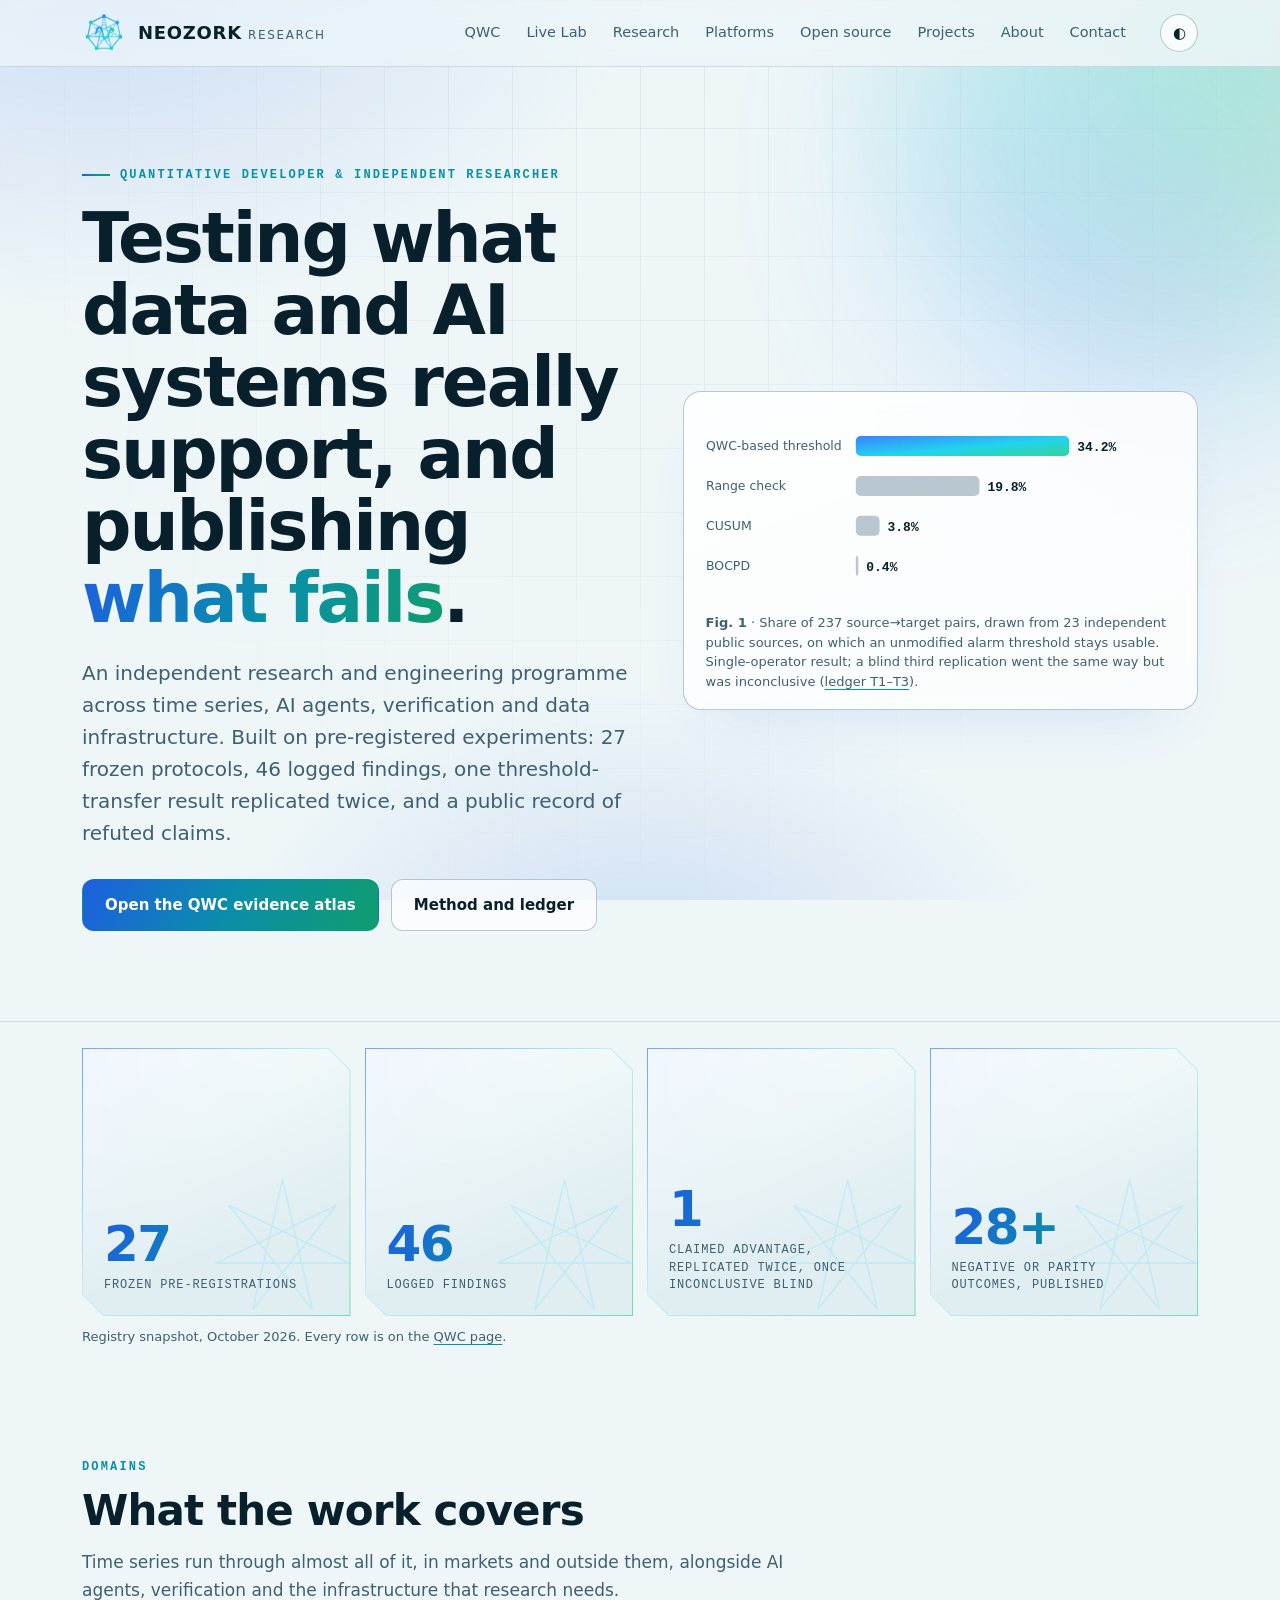
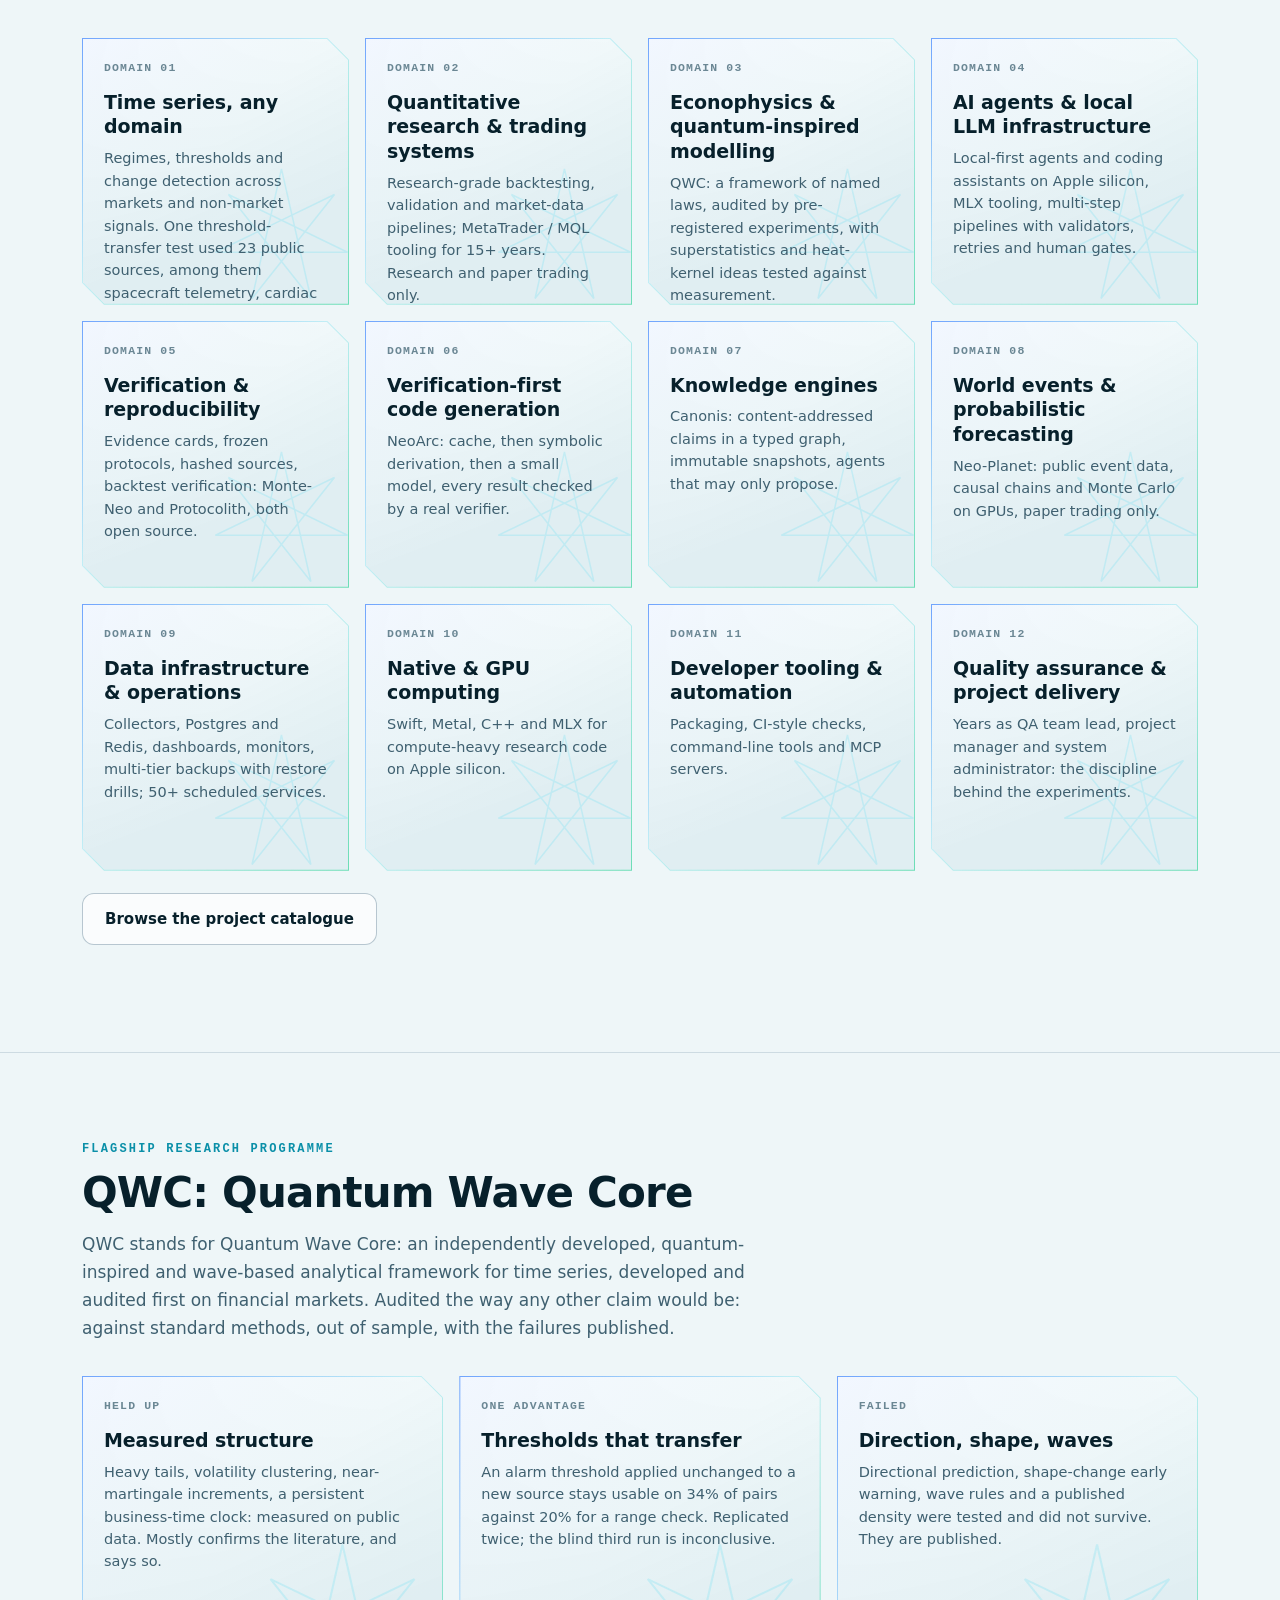
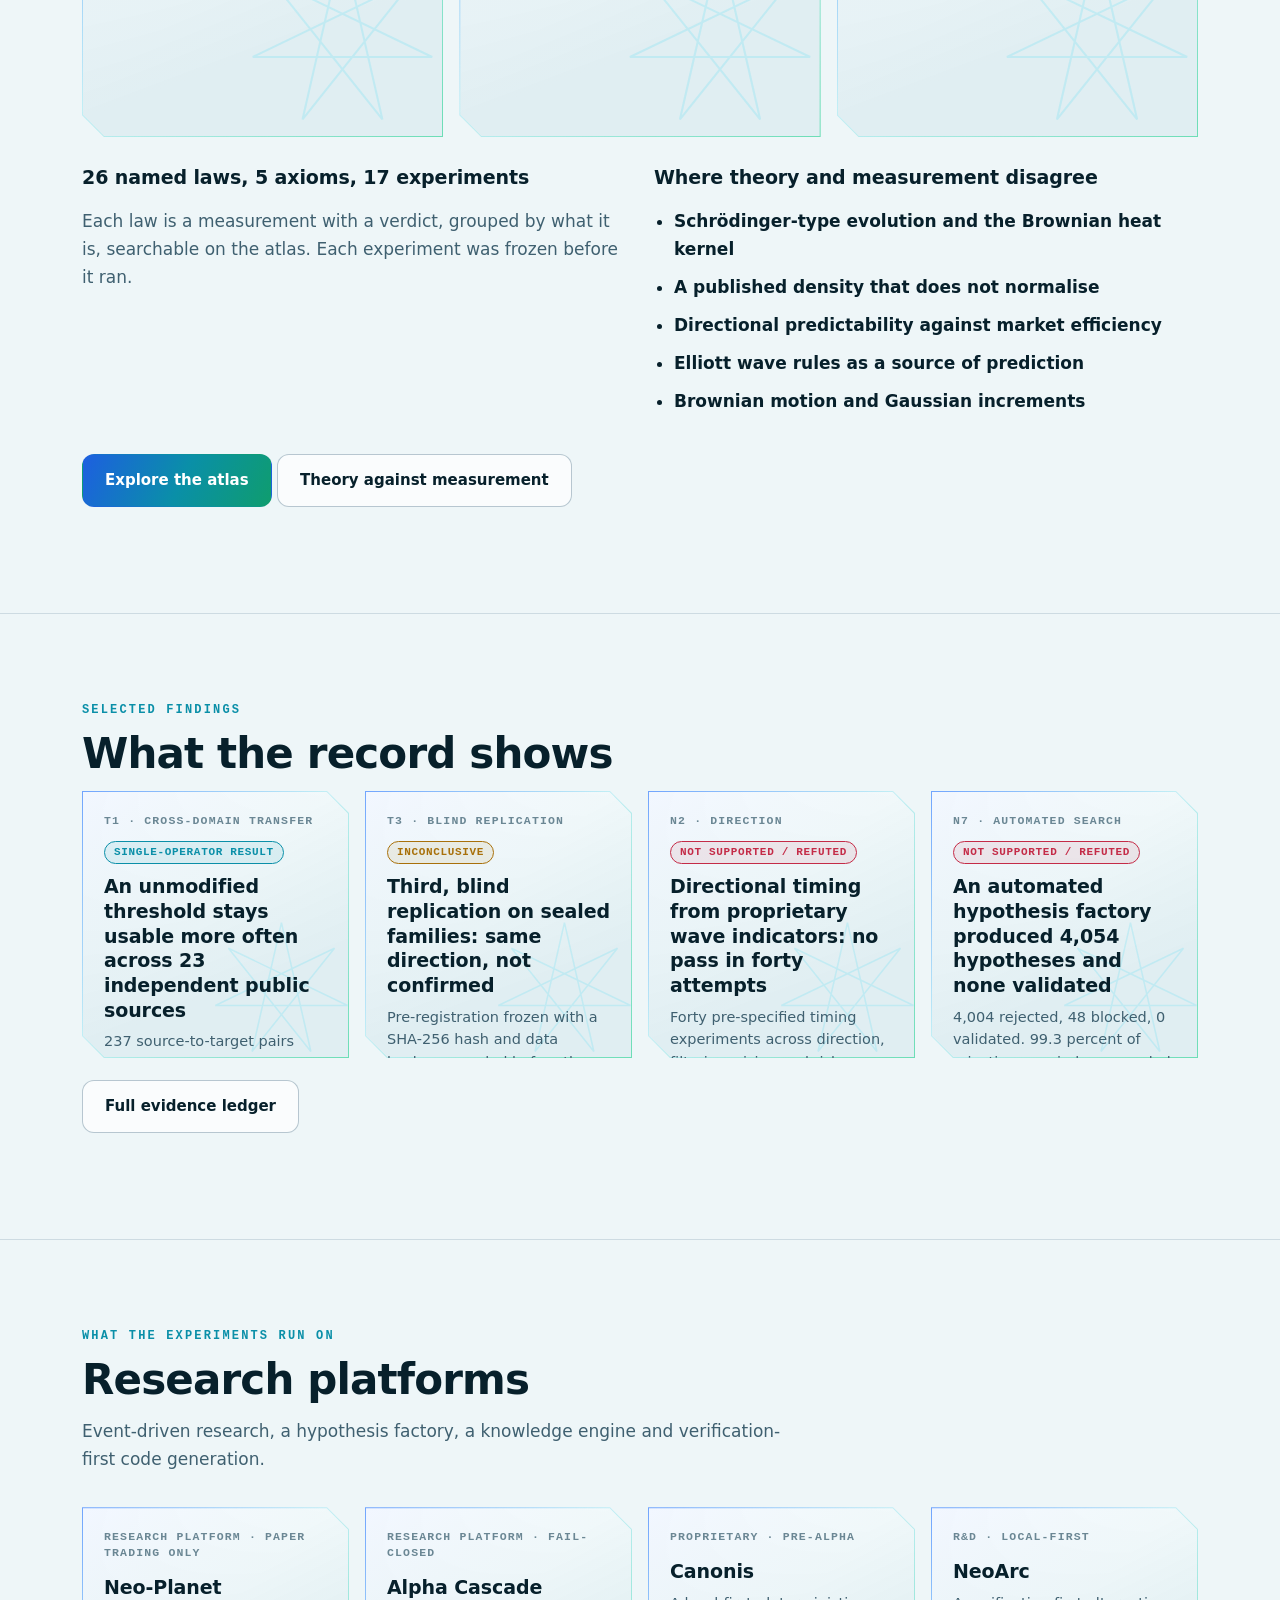
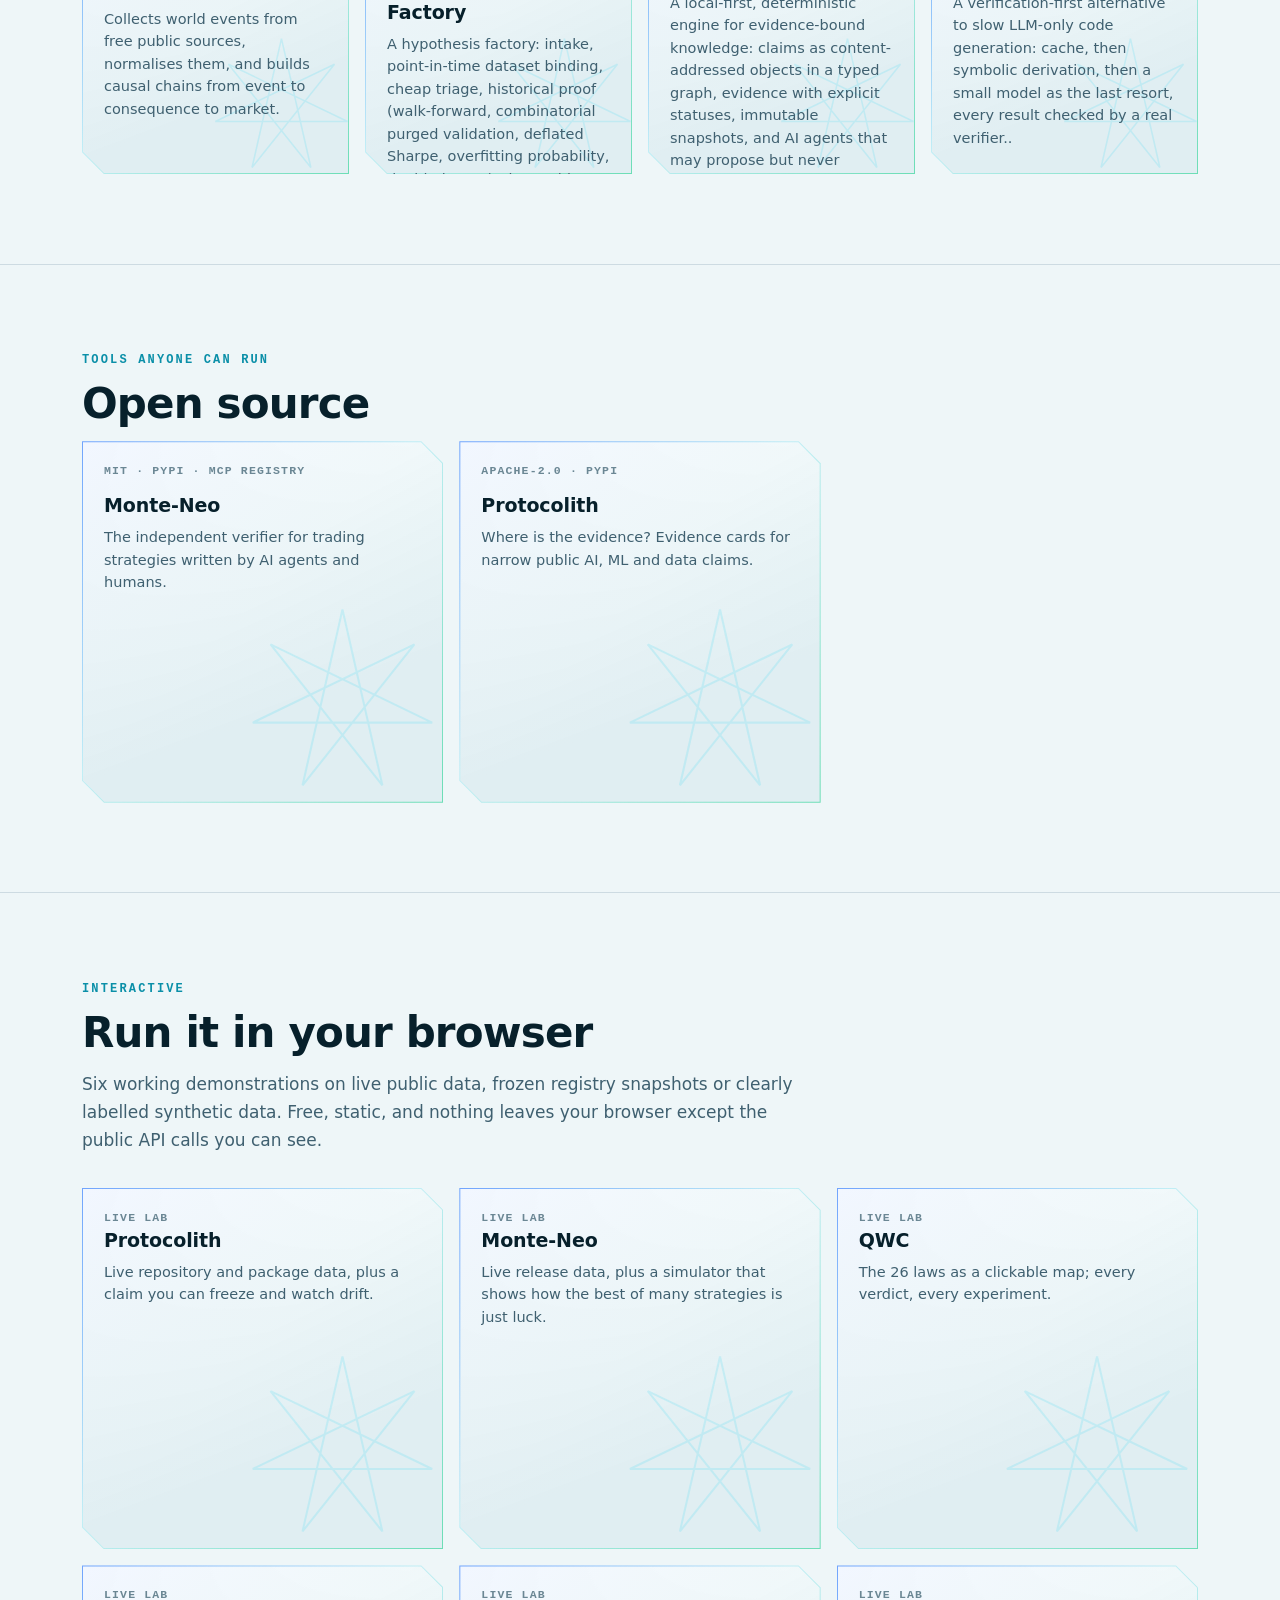
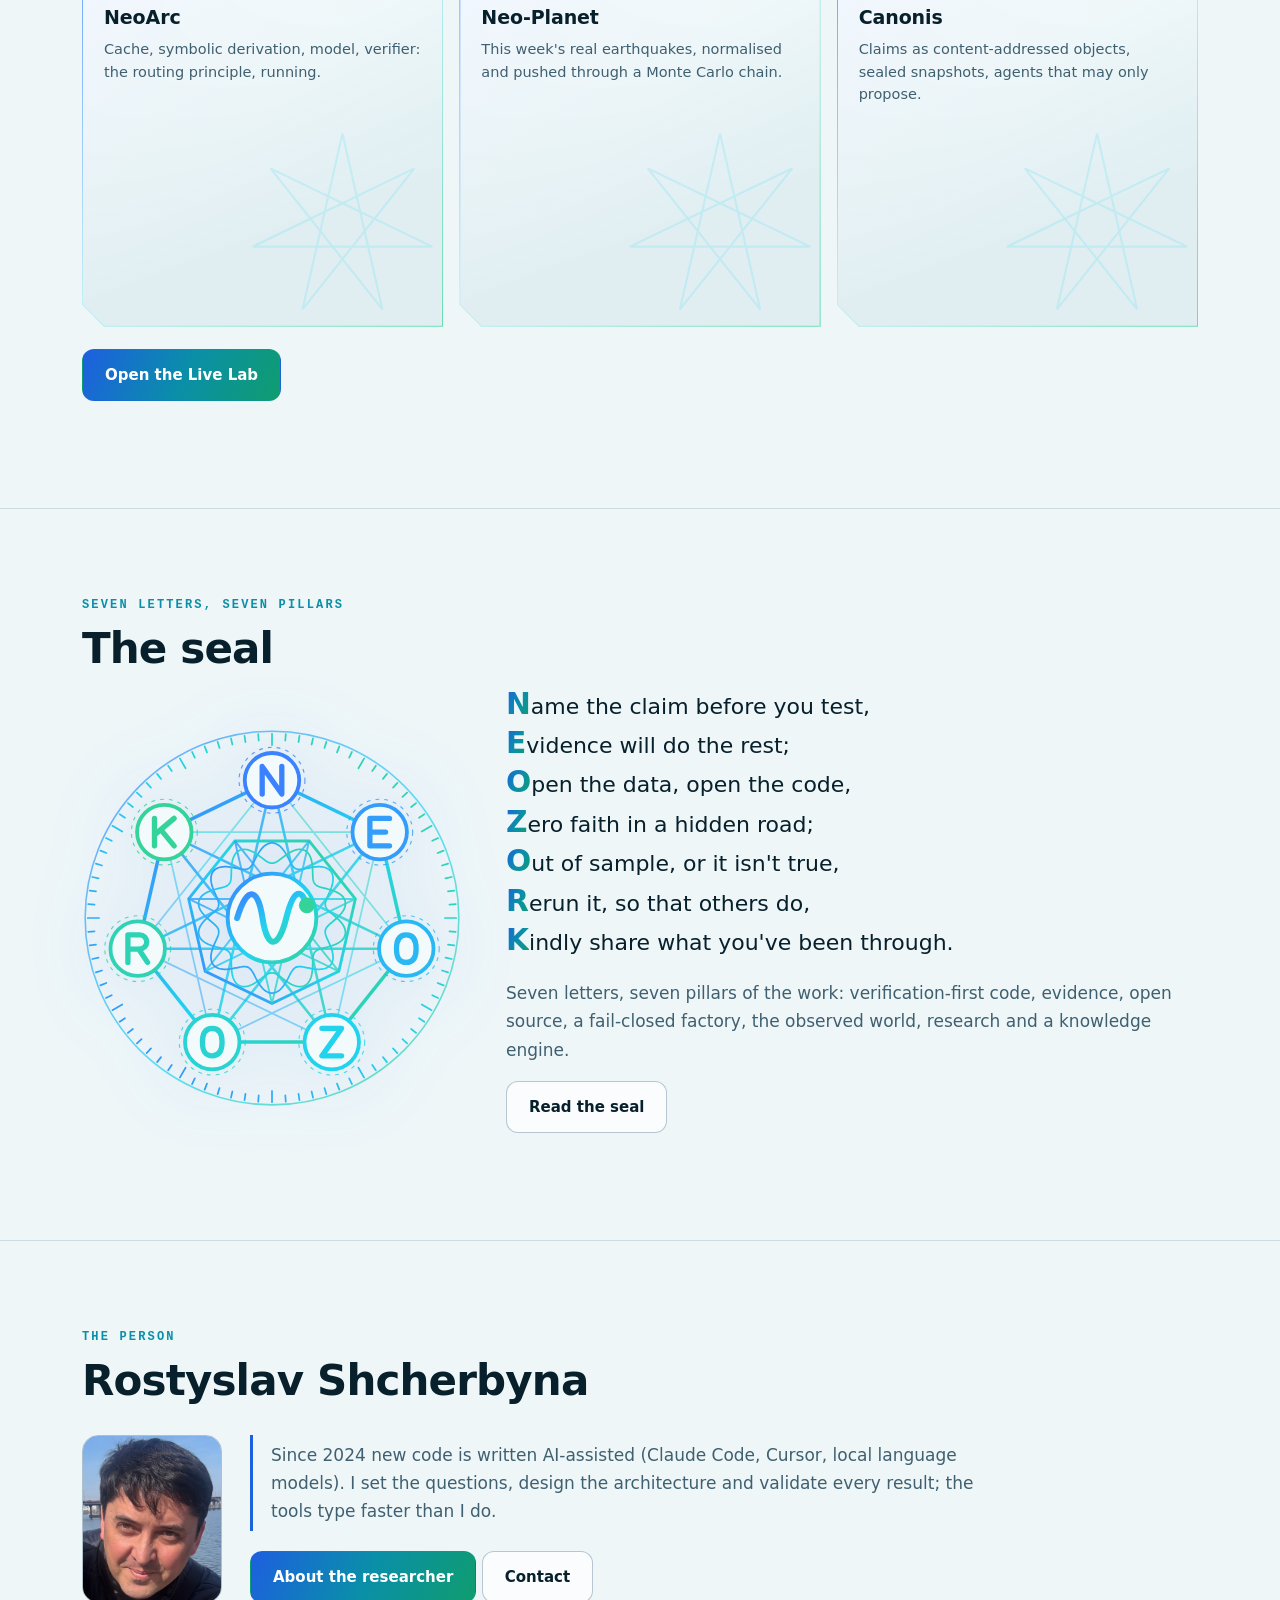
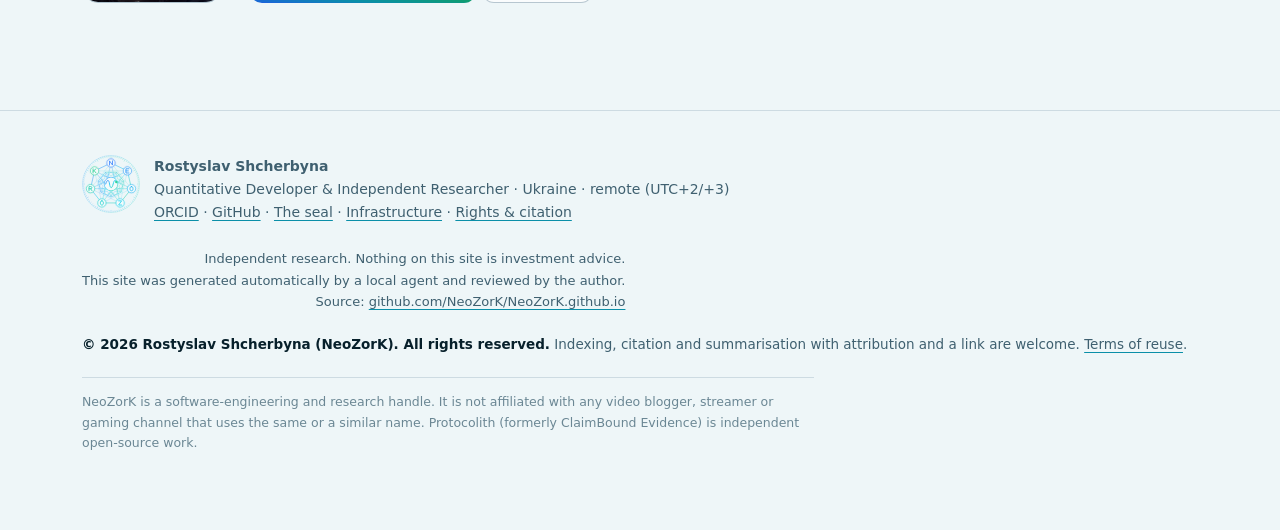
<file: index.html>
<!doctype html>
<html lang="en">
<head>
<meta charset="utf-8">
<meta name="viewport" content="width=device-width, initial-scale=1">
<title>Rostyslav Shcherbyna · Independent Researcher &amp; Engineer</title>
<meta name="description" content="Independent research and engineering: time series across domains, AI agents, verification and data infrastructure. Pre-registered experiments, a public evidence atlas, open tools and published negative results.">
<meta name="author" content="Rostyslav Shcherbyna">
<meta name="copyright" content="© 2026 Rostyslav Shcherbyna (NeoZorK). All rights reserved.">
<meta name="rights" content="© 2026 Rostyslav Shcherbyna (NeoZorK). All rights reserved. Indexing, citation and summarisation with attribution and a link are welcome.">
<meta name="robots" content="index,follow,max-snippet:-1,max-image-preview:large">
<meta name="creator" content="Rostyslav Shcherbyna"><meta name="publisher" content="NeoZorK Research">
<meta name="DC.title" content="Rostyslav Shcherbyna · Independent Researcher &amp; Engineer"><meta name="DC.creator" content="Rostyslav Shcherbyna"><meta name="DC.rights" content="© 2026 Rostyslav Shcherbyna (NeoZorK). All rights reserved.">
<meta name="DC.language" content="en"><meta name="DC.publisher" content="NeoZorK Research"><meta name="DC.identifier" content="https://neozork.github.io/">
<link rel="canonical" href="https://neozork.github.io/">
<link rel="author" href="https://neozork.github.io/about.html"><link rel="me" href="https://orcid.org/0009-0000-3773-5789"><link rel="me" href="https://github.com/NeoZorK">
<link rel="alternate" type="text/plain" href="https://neozork.github.io/llms.txt" title="Summary for language-model agents">
<meta property="og:title" content="Rostyslav Shcherbyna · Independent Researcher &amp; Engineer"><meta property="og:description" content="Independent research and engineering: time series across domains, AI agents, verification and data infrastructure. Pre-registered experiments, a public evidence atlas, open tools and published negative results."><meta property="og:type" content="website">
<meta property="og:url" content="https://neozork.github.io/"><meta property="og:site_name" content="NeoZorK Research"><meta property="og:locale" content="en_US">
<meta name="twitter:card" content="summary_large_image"><meta name="twitter:title" content="Rostyslav Shcherbyna · Independent Researcher &amp; Engineer"><meta name="twitter:description" content="Independent research and engineering: time series across domains, AI agents, verification and data infrastructure. Pre-registered experiments, a public evidence atlas, open tools and published negative results.">
<meta property="og:image" content="https://neozork.github.io/assets/og.png"><meta property="og:image:width" content="1200"><meta property="og:image:height" content="630"><meta name="twitter:image" content="https://neozork.github.io/assets/og.png">
<meta name="theme-color" content="#050d16">
<meta name="generator" content="NeoZorK local agent">
<link rel="icon" href="data:image/svg+xml,%3Csvg%20xmlns%3D%22http%3A//www.w3.org/2000/svg%22%20viewBox%3D%220%200%20120%20120%22%3E%3Cdefs%3E%3ClinearGradient%20id%3D%22nzg%22%20x1%3D%220%22%20y1%3D%220%22%20x2%3D%221%22%20y2%3D%221%22%3E%3Cstop%20offset%3D%220%22%20stop-color%3D%22%233b82ff%22/%3E%3Cstop%20offset%3D%22.55%22%20stop-color%3D%22%2322d3ee%22/%3E%3Cstop%20offset%3D%221%22%20stop-color%3D%22%2334d399%22/%3E%3C/linearGradient%3E%3ClinearGradient%20id%3D%22nzg2%22%20x1%3D%221%22%20y1%3D%220%22%20x2%3D%220%22%20y2%3D%221%22%3E%3Cstop%20offset%3D%220%22%20stop-color%3D%22%2334d399%22/%3E%3Cstop%20offset%3D%22.5%22%20stop-color%3D%22%2322d3ee%22/%3E%3Cstop%20offset%3D%221%22%20stop-color%3D%22%233b82ff%22/%3E%3C/linearGradient%3E%3C/defs%3E%3Crect%20width%3D%22120%22%20height%3D%22120%22%20rx%3D%2226%22%20fill%3D%22%23050d16%22/%3E%3Cpath%20d%3D%22M60.00%2014.00L95.96%2031.32L104.85%2070.24L79.96%20101.44L40.04%20101.44L15.15%2070.24L24.04%2031.32Z%22%20fill%3D%22none%22%20stroke%3D%22url%28%23nzg%29%22%20stroke-width%3D%223%22/%3E%3Cpath%20d%3D%22M60.00%2014.00L79.96%20101.44L24.04%2031.32L104.85%2070.24L15.15%2070.24L95.96%2031.32L40.04%20101.44Z%22%20fill%3D%22none%22%20stroke%3D%22url%28%23nzg2%29%22%20stroke-width%3D%222.2%22%20opacity%3D%22.9%22/%3E%3Cpath%20d%3D%22M80.00%2060.00L80.38%2060.25L80.75%2060.50L81.12%2060.77L81.47%2061.04L81.81%2061.32L82.13%2061.61L82.43%2061.90L82.71%2062.20L82.97%2062.51L83.20%2062.82L83.40%2063.13L83.57%2063.44L83.71%2063.76L83.82%2064.07L83.90%2064.38L83.94%2064.69L83.95%2064.99L83.92%2065.29L83.85%2065.57L83.76%2065.86L83.62%2066.13L83.46%2066.39L83.26%2066.64L83.03%2066.87L82.77%2067.10L82.48%2067.31L82.17%2067.50L81.83%2067.68L81.47%2067.85L81.09%2068.00L80.69%2068.14L80.28%2068.26L79.85%2068.36L79.42%2068.46L78.98%2068.54L78.53%2068.61L78.08%2068.67L77.64%2068.72L77.19%2068.76L76.76%2068.79L76.33%2068.82L75.91%2068.85L75.50%2068.87L75.11%2068.89L74.74%2068.91L74.39%2068.94L74.05%2068.97L73.74%2069.00L73.45%2069.04L73.18%2069.10L72.94%2069.16L72.72%2069.24L72.52%2069.33L72.35%2069.44L72.21%2069.56L72.09%2069.71L71.99%2069.87L71.91%2070.05L71.86%2070.25L71.82%2070.47L71.80%2070.72L71.81%2070.98L71.82%2071.26L71.85%2071.57L71.89%2071.89L71.94%2072.24L72.00%2072.60L72.07%2072.97L72.13%2073.37L72.20%2073.78L72.27%2074.20L72.34%2074.63L72.40%2075.06L72.46%2075.51L72.50%2075.96L72.54%2076.41L72.56%2076.86L72.57%2077.31L72.57%2077.75L72.55%2078.18L72.51%2078.60L72.46%2079.01L72.38%2079.41L72.29%2079.79L72.18%2080.15L72.05%2080.48L71.90%2080.80L71.72%2081.08L71.53%2081.35L71.32%2081.58L71.10%2081.78L70.85%2081.95L70.59%2082.09L70.32%2082.20L70.02%2082.27L69.72%2082.32L69.41%2082.33L69.08%2082.30L68.75%2082.25L68.41%2082.16L68.06%2082.05L67.71%2081.90L67.35%2081.73L67.00%2081.54L66.64%2081.32L66.29%2081.08L65.94%2080.82L65.59%2080.54L65.25%2080.25L64.92%2079.95L64.59%2079.63L64.27%2079.32L63.96%2079.00L63.66%2078.67L63.36%2078.36L63.08%2078.04L62.81%2077.74L62.55%2077.44L62.29%2077.16L62.05%2076.89L61.82%2076.64L61.59%2076.41L61.37%2076.21L61.16%2076.02L60.96%2075.87L60.76%2075.74L60.57%2075.63L60.38%2075.56L60.19%2075.51L60.00%2075.50L59.81%2075.51L59.62%2075.56L59.43%2075.63L59.24%2075.74L59.04%2075.87L58.84%2076.02L58.63%2076.21L58.41%2076.41L58.18%2076.64L57.95%2076.89L57.71%2077.16L57.45%2077.44L57.19%2077.74L56.92%2078.04L56.64%2078.36L56.34%2078.67L56.04%2079.00L55.73%2079.32L55.41%2079.63L55.08%2079.95L54.75%2080.25L54.41%2080.54L54.06%2080.82L53.71%2081.08L53.36%2081.32L53.00%2081.54L52.65%2081.73L52.29%2081.90L51.94%2082.05L51.59%2082.16L51.25%2082.25L50.92%2082.30L50.59%2082.33L50.28%2082.32L49.98%2082.27L49.68%2082.20L49.41%2082.09L49.15%2081.95L48.90%2081.78L48.68%2081.58L48.47%2081.35L48.28%2081.08L48.10%2080.80L47.95%2080.48L47.82%2080.15L47.71%2079.79L47.62%2079.41L47.54%2079.01L47.49%2078.60L47.45%2078.18L47.43%2077.75L47.43%2077.31L47.44%2076.86L47.46%2076.41L47.50%2075.96L47.54%2075.51L47.60%2075.06L47.66%2074.63L47.73%2074.20L47.80%2073.78L47.87%2073.37L47.93%2072.97L48.00%2072.60L48.06%2072.24L48.11%2071.89L48.15%2071.57L48.18%2071.26L48.19%2070.98L48.20%2070.72L48.18%2070.47L48.14%2070.25L48.09%2070.05L48.01%2069.87L47.91%2069.71L47.79%2069.56L47.65%2069.44L47.48%2069.33L47.28%2069.24L47.06%2069.16L46.82%2069.10L46.55%2069.04L46.26%2069.00L45.95%2068.97L45.61%2068.94L45.26%2068.91L44.89%2068.89L44.50%2068.87L44.09%2068.85L43.67%2068.82L43.24%2068.79L42.81%2068.76L42.36%2068.72L41.92%2068.67L41.47%2068.61L41.02%2068.54L40.58%2068.46L40.15%2068.36L39.72%2068.26L39.31%2068.14L38.91%2068.00L38.53%2067.85L38.17%2067.68L37.83%2067.50L37.52%2067.31L37.23%2067.10L36.97%2066.87L36.74%2066.64L36.54%2066.39L36.38%2066.13L36.24%2065.86L36.15%2065.57L36.08%2065.29L36.05%2064.99L36.06%2064.69L36.10%2064.38L36.18%2064.07L36.29%2063.76L36.43%2063.44L36.60%2063.13L36.80%2062.82L37.03%2062.51L37.29%2062.20L37.57%2061.90L37.87%2061.61L38.19%2061.32L38.53%2061.04L38.88%2060.77L39.25%2060.50L39.62%2060.25L40.00%2060.00L40.38%2059.76L40.76%2059.54L41.14%2059.32L41.52%2059.11L41.88%2058.90L42.23%2058.71L42.57%2058.52L42.90%2058.34L43.20%2058.17L43.49%2058.00L43.75%2057.83L43.99%2057.66L44.21%2057.50L44.39%2057.33L44.55%2057.17L44.68%2057.00L44.79%2056.83L44.86%2056.65L44.90%2056.47L44.92%2056.28L44.90%2056.09L44.86%2055.88L44.79%2055.66L44.70%2055.43L44.58%2055.20L44.44%2054.94L44.28%2054.68L44.10%2054.41L43.90%2054.12L43.69%2053.81L43.47%2053.50L43.23%2053.17L42.99%2052.83L42.75%2052.48L42.50%2052.12L42.26%2051.75L42.01%2051.38L41.78%2050.99L41.55%2050.60L41.34%2050.21L41.14%2049.81L40.95%2049.41L40.78%2049.01L40.63%2048.61L40.51%2048.22L40.41%2047.83L40.33%2047.45L40.28%2047.08L40.26%2046.72L40.26%2046.38L40.29%2046.04L40.36%2045.73L40.45%2045.43L40.57%2045.15L40.72%2044.90L40.90%2044.66L41.11%2044.45L41.34%2044.26L41.60%2044.09L41.88%2043.95L42.19%2043.83L42.51%2043.74L42.86%2043.67L43.23%2043.63L43.61%2043.61L44.00%2043.61L44.41%2043.64L44.83%2043.68L45.25%2043.75L45.68%2043.84L46.11%2043.94L46.55%2044.05L46.98%2044.18L47.41%2044.32L47.83%2044.47L48.25%2044.63L48.66%2044.78L49.06%2044.94L49.45%2045.10L49.83%2045.26L50.19%2045.41L50.54%2045.56L50.87%2045.69L51.19%2045.81L51.49%2045.92L51.77%2046.01L52.04%2046.08L52.29%2046.13L52.52%2046.15L52.74%2046.16L52.94%2046.14L53.13%2046.09L53.30%2046.02L53.46%2045.92L53.61%2045.80L53.75%2045.64L53.88%2045.46L54.00%2045.26L54.11%2045.02L54.22%2044.76L54.33%2044.48L54.43%2044.17L54.53%2043.84L54.64%2043.49L54.74%2043.13L54.85%2042.75L54.96%2042.35L55.08%2041.94L55.21%2041.53L55.34%2041.11L55.49%2040.68L55.64%2040.26L55.80%2039.84L55.97%2039.42L56.15%2039.01L56.35%2038.61L56.55%2038.23L56.77%2037.86L56.99%2037.51L57.23%2037.18L57.48%2036.88L57.73%2036.60L57.99%2036.35L58.27%2036.13L58.54%2035.94L58.83%2035.78L59.12%2035.66L59.41%2035.57L59.70%2035.52L60.00%2035.50L60.30%2035.52L60.59%2035.57L60.88%2035.66L61.17%2035.78L61.46%2035.94L61.73%2036.13L62.01%2036.35L62.27%2036.60L62.52%2036.88L62.77%2037.18L63.01%2037.51L63.23%2037.86L63.45%2038.23L63.65%2038.61L63.85%2039.01L64.03%2039.42L64.20%2039.84L64.36%2040.26L64.51%2040.68L64.66%2041.11L64.79%2041.53L64.92%2041.94L65.04%2042.35L65.15%2042.75L65.26%2043.13L65.36%2043.49L65.47%2043.84L65.57%2044.17L65.67%2044.48L65.78%2044.76L65.89%2045.02L66.00%2045.26L66.12%2045.46L66.25%2045.64L66.39%2045.80L66.54%2045.92L66.70%2046.02L66.87%2046.09L67.06%2046.14L67.26%2046.16L67.48%2046.15L67.71%2046.13L67.96%2046.08L68.23%2046.01L68.51%2045.92L68.81%2045.81L69.13%2045.69L69.46%2045.56L69.81%2045.41L70.17%2045.26L70.55%2045.10L70.94%2044.94L71.34%2044.78L71.75%2044.63L72.17%2044.47L72.59%2044.32L73.02%2044.18L73.45%2044.05L73.89%2043.94L74.32%2043.84L74.75%2043.75L75.17%2043.68L75.59%2043.64L76.00%2043.61L76.39%2043.61L76.77%2043.63L77.14%2043.67L77.49%2043.74L77.81%2043.83L78.12%2043.95L78.40%2044.09L78.66%2044.26L78.89%2044.45L79.10%2044.66L79.28%2044.90L79.43%2045.15L79.55%2045.43L79.64%2045.73L79.71%2046.04L79.74%2046.38L79.74%2046.72L79.72%2047.08L79.67%2047.45L79.59%2047.83L79.49%2048.22L79.37%2048.61L79.22%2049.01L79.05%2049.41L78.86%2049.81L78.66%2050.21L78.45%2050.60L78.22%2050.99L77.99%2051.38L77.74%2051.75L77.50%2052.12L77.25%2052.48L77.01%2052.83L76.77%2053.17L76.53%2053.50L76.31%2053.81L76.10%2054.12L75.90%2054.41L75.72%2054.68L75.56%2054.94L75.42%2055.20L75.30%2055.43L75.21%2055.66L75.14%2055.88L75.10%2056.09L75.08%2056.28L75.10%2056.47L75.14%2056.65L75.21%2056.83L75.32%2057.00L75.45%2057.17L75.61%2057.33L75.79%2057.50L76.01%2057.66L76.25%2057.83L76.51%2058.00L76.80%2058.17L77.10%2058.34L77.43%2058.52L77.77%2058.71L78.12%2058.90L78.48%2059.11L78.86%2059.32L79.24%2059.54L79.62%2059.76L80.00%2060.00Z%22%20fill%3D%22none%22%20stroke%3D%22url%28%23nzg%29%22%20stroke-width%3D%222%22/%3E%3Cpath%20d%3D%22M38%2060C43%2040%2052%2040%2056%2060S68%2080%2074%2060%2080%2046%2084%2052%22%20fill%3D%22none%22%20stroke%3D%22url%28%23nzg%29%22%20stroke-width%3D%225%22%20stroke-linecap%3D%22round%22/%3E%3Ccircle%20cx%3D%2284%22%20cy%3D%2252%22%20r%3D%225%22%20fill%3D%22%2334d399%22/%3E%3Ccircle%20cx%3D%2260.00%22%20cy%3D%2214.00%22%20r%3D%225.2%22%20fill%3D%22%233b82ff%22/%3E%3Ccircle%20cx%3D%2295.96%22%20cy%3D%2231.32%22%20r%3D%225.2%22%20fill%3D%22%23339df9%22/%3E%3Ccircle%20cx%3D%22104.85%22%20cy%3D%2270.24%22%20r%3D%225.2%22%20fill%3D%22%232ab8f4%22/%3E%3Ccircle%20cx%3D%2279.96%22%20cy%3D%22101.44%22%20r%3D%225.2%22%20fill%3D%22%2322d3ee%22/%3E%3Ccircle%20cx%3D%2240.04%22%20cy%3D%22101.44%22%20r%3D%225.2%22%20fill%3D%22%2328d3d2%22/%3E%3Ccircle%20cx%3D%2215.15%22%20cy%3D%2270.24%22%20r%3D%225.2%22%20fill%3D%22%232ed3b5%22/%3E%3Ccircle%20cx%3D%2224.04%22%20cy%3D%2231.32%22%20r%3D%225.2%22%20fill%3D%22%2334d399%22/%3E%3C/svg%3E">
<link rel="stylesheet" href="assets/style.css">
<script type="application/ld+json">{"@context": "https://schema.org", "@graph": [{"@type": "Person", "@id": "https://neozork.github.io/#person", "name": "Rostyslav Shcherbyna", "alternateName": ["NeoZorK"], "url": "https://neozork.github.io/", "jobTitle": "Quantitative Developer & Independent Researcher", "sameAs": ["https://github.com/NeoZorK", "https://orcid.org/0009-0000-3773-5789", "https://doi.org/10.5281/zenodo.23479894", "https://www.linkedin.com/in/rostyslav-sh-", "https://explore.openaire.eu/search/result?id=od______2659%3A%3Ad7c40fba4087e0752ef89d2d1fd250f1"], "knowsAbout": ["Time-series science", "Econophysics", "Superstatistics", "Quantum-inspired modelling", "Evidence & reproducibility", "AI architecture"], "identifier": {"@type": "PropertyValue", "propertyID": "ORCID", "value": "0009-0000-3773-5789"}, "worksFor": {"@id": "https://neozork.github.io/#org"}, "image": "https://neozork.github.io/assets/portrait.jpg"}, {"@type": "Organization", "@id": "https://neozork.github.io/#org", "name": "NeoZorK Research", "url": "https://neozork.github.io/", "founder": {"@id": "https://neozork.github.io/#person"}, "logo": "https://neozork.github.io/assets/seal.svg"}, {"@type": "WebSite", "@id": "https://neozork.github.io/#site", "url": "https://neozork.github.io/", "name": "NeoZorK Research", "inLanguage": "en", "publisher": {"@id": "https://neozork.github.io/#org"}, "copyrightHolder": {"@id": "https://neozork.github.io/#person"}}, {"@type": "WebPage", "@id": "https://neozork.github.io/#page", "url": "https://neozork.github.io/", "name": "Rostyslav Shcherbyna · Independent Researcher & Engineer", "description": "Independent research and engineering: time series across domains, AI agents, verification and data infrastructure. Pre-registered experiments, a public evidence atlas, open tools and published negative results.", "inLanguage": "en", "isPartOf": {"@id": "https://neozork.github.io/#site"}, "author": {"@id": "https://neozork.github.io/#person"}, "creator": {"@id": "https://neozork.github.io/#person"}, "copyrightHolder": {"@id": "https://neozork.github.io/#person"}, "copyrightYear": 2026, "copyrightNotice": "© 2026 Rostyslav Shcherbyna (NeoZorK). All rights reserved.", "dateModified": "2026-10-19", "isAccessibleForFree": true}, {"@type": "ScholarlyArticle", "@id": "https://doi.org/10.5281/zenodo.24561375", "name": "Phantom Mean Reversion: How Rolling Hedge Ratios Manufacture Profits in Pairs-Trading Backtests", "headline": "Phantom Mean Reversion: How Rolling Hedge Ratios Manufacture Profits in Pairs-Trading Backtests", "author": {"@id": "https://neozork.github.io/#person"}, "datePublished": "2026-11-26", "identifier": {"@type": "PropertyValue", "propertyID": "DOI", "value": "10.5281/zenodo.24561375"}, "url": "https://doi.org/10.5281/zenodo.24561375", "license": "https://creativecommons.org/licenses/by/4.0/", "isAccessibleForFree": true}]}</script>
</head>
<body>
<svg width="0" height="0" style="position:absolute" aria-hidden="true"><defs><linearGradient id="nzg" x1="0" y1="0" x2="1" y2="1"><stop offset="0" stop-color="#3b82ff"/><stop offset=".55" stop-color="#22d3ee"/><stop offset="1" stop-color="#34d399"/></linearGradient><linearGradient id="nzg2" x1="1" y1="0" x2="0" y2="1"><stop offset="0" stop-color="#34d399"/><stop offset=".5" stop-color="#22d3ee"/><stop offset="1" stop-color="#3b82ff"/></linearGradient><symbol id="nz-mark" viewBox="0 0 120 120"><circle cx="60" cy="60" r="59" fill="none" stroke="url(#nzg)" stroke-width=".5" opacity=".7"/><path d="M60.00 5.40L60.00 1.80M64.20 3.96L64.35 1.96M68.38 4.43L68.67 2.45M72.51 5.21L72.95 3.26M76.57 6.30L77.15 4.39M80.53 7.68L81.26 5.82M84.38 9.37L85.25 7.56M87.30 12.72L89.10 9.60M91.66 13.57L92.79 11.91M95.04 16.06L96.29 14.50M98.23 18.80L99.59 17.34M101.20 21.77L102.66 20.41M103.94 24.96L105.50 23.71M106.43 28.34L108.09 27.21M107.28 32.70L110.40 30.90M110.63 35.62L112.44 34.75M112.32 39.47L114.18 38.74M113.70 43.43L115.61 42.85M114.79 47.49L116.74 47.05M115.57 51.62L117.55 51.33M116.04 55.80L118.04 55.65M114.60 60.00L118.20 60.00M116.04 64.20L118.04 64.35M115.57 68.38L117.55 68.67M114.79 72.51L116.74 72.95M113.70 76.57L115.61 77.15M112.32 80.53L114.18 81.26M110.63 84.38L112.44 85.25M107.28 87.30L110.40 89.10M106.43 91.66L108.09 92.79M103.94 95.04L105.50 96.29M101.20 98.23L102.66 99.59M98.23 101.20L99.59 102.66M95.04 103.94L96.29 105.50M91.66 106.43L92.79 108.09M87.30 107.28L89.10 110.40M84.38 110.63L85.25 112.44M80.53 112.32L81.26 114.18M76.57 113.70L77.15 115.61M72.51 114.79L72.95 116.74M68.38 115.57L68.67 117.55M64.20 116.04L64.35 118.04M60.00 114.60L60.00 118.20M55.80 116.04L55.65 118.04M51.62 115.57L51.33 117.55M47.49 114.79L47.05 116.74M43.43 113.70L42.85 115.61M39.47 112.32L38.74 114.18M35.62 110.63L34.75 112.44M32.70 107.28L30.90 110.40M28.34 106.43L27.21 108.09M24.96 103.94L23.71 105.50M21.77 101.20L20.41 102.66M18.80 98.23L17.34 99.59M16.06 95.04L14.50 96.29M13.57 91.66L11.91 92.79M12.72 87.30L9.60 89.10M9.37 84.38L7.56 85.25M7.68 80.53L5.82 81.26M6.30 76.57L4.39 77.15M5.21 72.51L3.26 72.95M4.43 68.38L2.45 68.67M3.96 64.20L1.96 64.35M5.40 60.00L1.80 60.00M3.96 55.80L1.96 55.65M4.43 51.62L2.45 51.33M5.21 47.49L3.26 47.05M6.30 43.43L4.39 42.85M7.68 39.47L5.82 38.74M9.37 35.62L7.56 34.75M12.72 32.70L9.60 30.90M13.57 28.34L11.91 27.21M16.06 24.96L14.50 23.71M18.80 21.77L17.34 20.41M21.77 18.80L20.41 17.34M24.96 16.06L23.71 14.50M28.34 13.57L27.21 11.91M32.70 12.72L30.90 9.60M35.62 9.37L34.75 7.56M39.47 7.68L38.74 5.82M43.43 6.30L42.85 4.39M47.49 5.21L47.05 3.26M51.62 4.43L51.33 2.45M55.80 3.96L55.65 1.96" fill="none" stroke="url(#nzg2)" stroke-width=".55" stroke-linecap="round"/><path d="M60.00 16.50L78.87 99.19L25.99 32.88L102.41 69.68L17.59 69.68L94.01 32.88L41.13 99.19Z" fill="none" stroke="url(#nzg)" stroke-width=".8" opacity=".85"/><path d="M60.00 16.50L102.41 69.68L41.13 99.19L25.99 32.88L94.01 32.88L78.87 99.19L17.59 69.68Z" fill="none" stroke="url(#nzg2)" stroke-width=".55" opacity=".55"/><path d="M60.00 16.50L94.01 32.88L102.41 69.68L78.87 99.19L41.13 99.19L17.59 69.68L25.99 32.88Z" fill="none" stroke="url(#nzg)" stroke-width="1.1"/><path d="M71.71 35.67L86.32 53.99L81.11 76.83L60.00 87.00L38.89 76.83L33.68 53.99L48.29 35.67Z" fill="none" stroke="url(#nzg2)" stroke-width=".9"/><path d="M71.71 35.67L60.00 87.00L48.29 35.67L81.11 76.83L33.68 53.99L86.32 53.99L38.89 76.83Z" fill="none" stroke="url(#nzg)" stroke-width=".6" opacity=".8"/><path d="M80.50 60.00L80.77 60.25L81.03 60.51L81.29 60.77L81.54 61.04L81.77 61.32L82.00 61.60L82.21 61.88L82.40 62.17L82.57 62.46L82.73 62.76L82.86 63.06L82.97 63.35L83.06 63.65L83.13 63.95L83.17 64.25L83.18 64.54L83.17 64.83L83.14 65.11L83.08 65.39L82.99 65.67L82.88 65.93L82.74 66.19L82.58 66.44L82.39 66.68L82.19 66.91L81.96 67.13L81.71 67.35L81.45 67.55L81.16 67.74L80.87 67.91L80.56 68.08L80.24 68.24L79.90 68.39L79.56 68.52L79.22 68.65L78.87 68.77L78.52 68.88L78.17 68.98L77.82 69.08L77.47 69.17L77.13 69.26L76.80 69.34L76.47 69.42L76.16 69.50L75.85 69.58L75.56 69.67L75.28 69.75L75.02 69.84L74.77 69.94L74.54 70.04L74.32 70.14L74.12 70.26L73.94 70.39L73.77 70.52L73.62 70.67L73.49 70.83L73.37 71.01L73.27 71.19L73.18 71.40L73.10 71.61L73.04 71.84L72.99 72.08L72.95 72.34L72.92 72.61L72.90 72.90L72.88 73.19L72.87 73.50L72.86 73.82L72.85 74.15L72.84 74.50L72.83 74.84L72.82 75.20L72.81 75.56L72.79 75.92L72.76 76.29L72.73 76.66L72.68 77.02L72.63 77.38L72.57 77.74L72.49 78.10L72.40 78.44L72.30 78.77L72.18 79.10L72.05 79.40L71.91 79.70L71.75 79.98L71.58 80.24L71.39 80.48L71.19 80.70L70.97 80.90L70.74 81.08L70.50 81.24L70.25 81.37L69.98 81.48L69.71 81.56L69.42 81.62L69.13 81.66L68.82 81.67L68.52 81.66L68.20 81.63L67.89 81.57L67.56 81.50L67.24 81.40L66.92 81.29L66.59 81.15L66.27 81.00L65.95 80.84L65.63 80.66L65.31 80.48L65.00 80.28L64.69 80.08L64.39 79.87L64.09 79.65L63.81 79.44L63.52 79.23L63.25 79.02L62.98 78.81L62.72 78.61L62.46 78.42L62.22 78.24L61.97 78.08L61.74 77.92L61.51 77.78L61.28 77.66L61.06 77.55L60.84 77.46L60.63 77.39L60.42 77.34L60.21 77.31L60.00 77.30L59.79 77.31L59.58 77.34L59.37 77.39L59.16 77.46L58.94 77.55L58.72 77.66L58.49 77.78L58.26 77.92L58.03 78.08L57.78 78.24L57.54 78.42L57.28 78.61L57.02 78.81L56.75 79.02L56.48 79.23L56.19 79.44L55.91 79.65L55.61 79.87L55.31 80.08L55.00 80.28L54.69 80.48L54.37 80.66L54.05 80.84L53.73 81.00L53.41 81.15L53.08 81.29L52.76 81.40L52.44 81.50L52.11 81.57L51.80 81.63L51.48 81.66L51.18 81.67L50.87 81.66L50.58 81.62L50.29 81.56L50.02 81.48L49.75 81.37L49.50 81.24L49.26 81.08L49.03 80.90L48.81 80.70L48.61 80.48L48.42 80.24L48.25 79.98L48.09 79.70L47.95 79.40L47.82 79.10L47.70 78.77L47.60 78.44L47.51 78.10L47.43 77.74L47.37 77.38L47.32 77.02L47.27 76.66L47.24 76.29L47.21 75.92L47.19 75.56L47.18 75.20L47.17 74.84L47.16 74.50L47.15 74.15L47.14 73.82L47.13 73.50L47.12 73.19L47.10 72.90L47.08 72.61L47.05 72.34L47.01 72.08L46.96 71.84L46.90 71.61L46.82 71.40L46.73 71.19L46.63 71.01L46.51 70.83L46.38 70.67L46.23 70.52L46.06 70.39L45.88 70.26L45.68 70.14L45.46 70.04L45.23 69.94L44.98 69.84L44.72 69.75L44.44 69.67L44.15 69.58L43.84 69.50L43.53 69.42L43.20 69.34L42.87 69.26L42.53 69.17L42.18 69.08L41.83 68.98L41.48 68.88L41.13 68.77L40.78 68.65L40.44 68.52L40.10 68.39L39.76 68.24L39.44 68.08L39.13 67.91L38.84 67.74L38.55 67.55L38.29 67.35L38.04 67.13L37.81 66.91L37.61 66.68L37.42 66.44L37.26 66.19L37.12 65.93L37.01 65.67L36.92 65.39L36.86 65.11L36.83 64.83L36.82 64.54L36.83 64.25L36.87 63.95L36.94 63.65L37.03 63.35L37.14 63.06L37.27 62.76L37.43 62.46L37.60 62.17L37.79 61.88L38.00 61.60L38.23 61.32L38.46 61.04L38.71 60.77L38.97 60.51L39.23 60.25L39.50 60.00L39.77 59.76L40.04 59.52L40.32 59.29L40.58 59.06L40.85 58.84L41.10 58.63L41.35 58.42L41.59 58.21L41.82 58.01L42.03 57.82L42.22 57.62L42.40 57.43L42.57 57.24L42.71 57.05L42.84 56.86L42.95 56.66L43.04 56.47L43.10 56.27L43.15 56.06L43.18 55.85L43.19 55.64L43.18 55.42L43.15 55.19L43.10 54.96L43.04 54.72L42.97 54.47L42.87 54.21L42.77 53.94L42.66 53.66L42.53 53.38L42.40 53.08L42.26 52.78L42.12 52.47L41.98 52.15L41.83 51.82L41.69 51.49L41.55 51.15L41.42 50.81L41.29 50.47L41.17 50.12L41.06 49.77L40.97 49.42L40.88 49.07L40.82 48.72L40.77 48.37L40.73 48.03L40.72 47.70L40.73 47.37L40.75 47.05L40.80 46.75L40.86 46.45L40.95 46.16L41.06 45.89L41.20 45.63L41.35 45.39L41.52 45.16L41.72 44.95L41.93 44.76L42.16 44.58L42.42 44.42L42.68 44.28L42.97 44.16L43.27 44.06L43.58 43.97L43.90 43.90L44.24 43.85L44.58 43.82L44.93 43.80L45.29 43.80L45.65 43.81L46.02 43.83L46.38 43.86L46.75 43.90L47.11 43.96L47.48 44.01L47.83 44.08L48.19 44.15L48.53 44.22L48.87 44.28L49.20 44.35L49.52 44.42L49.83 44.48L50.13 44.53L50.42 44.58L50.70 44.61L50.96 44.64L51.22 44.65L51.46 44.65L51.70 44.63L51.92 44.60L52.13 44.55L52.33 44.48L52.52 44.40L52.70 44.30L52.88 44.18L53.05 44.04L53.21 43.88L53.36 43.70L53.52 43.51L53.66 43.29L53.81 43.07L53.96 42.82L54.10 42.56L54.25 42.29L54.39 42.01L54.54 41.71L54.70 41.41L54.85 41.10L55.02 40.79L55.19 40.47L55.36 40.15L55.54 39.83L55.73 39.52L55.93 39.20L56.13 38.90L56.35 38.60L56.57 38.32L56.79 38.04L57.03 37.79L57.27 37.54L57.52 37.32L57.78 37.11L58.04 36.93L58.31 36.76L58.59 36.62L58.86 36.51L59.14 36.42L59.43 36.35L59.71 36.31L60.00 36.30L60.29 36.31L60.57 36.35L60.86 36.42L61.14 36.51L61.41 36.62L61.69 36.76L61.96 36.93L62.22 37.11L62.48 37.32L62.73 37.54L62.97 37.79L63.21 38.04L63.43 38.32L63.65 38.60L63.87 38.90L64.07 39.20L64.27 39.52L64.46 39.83L64.64 40.15L64.81 40.47L64.98 40.79L65.15 41.10L65.30 41.41L65.46 41.71L65.61 42.01L65.75 42.29L65.90 42.56L66.04 42.82L66.19 43.07L66.34 43.29L66.48 43.51L66.64 43.70L66.79 43.88L66.95 44.04L67.12 44.18L67.30 44.30L67.48 44.40L67.67 44.48L67.87 44.55L68.08 44.60L68.30 44.63L68.54 44.65L68.78 44.65L69.04 44.64L69.30 44.61L69.58 44.58L69.87 44.53L70.17 44.48L70.48 44.42L70.80 44.35L71.13 44.28L71.47 44.22L71.81 44.15L72.17 44.08L72.52 44.01L72.89 43.96L73.25 43.90L73.62 43.86L73.98 43.83L74.35 43.81L74.71 43.80L75.07 43.80L75.42 43.82L75.76 43.85L76.10 43.90L76.42 43.97L76.73 44.06L77.03 44.16L77.32 44.28L77.58 44.42L77.84 44.58L78.07 44.76L78.28 44.95L78.48 45.16L78.65 45.39L78.80 45.63L78.94 45.89L79.05 46.16L79.14 46.45L79.20 46.75L79.25 47.05L79.27 47.37L79.28 47.70L79.27 48.03L79.23 48.37L79.18 48.72L79.12 49.07L79.03 49.42L78.94 49.77L78.83 50.12L78.71 50.47L78.58 50.81L78.45 51.15L78.31 51.49L78.17 51.82L78.02 52.15L77.88 52.47L77.74 52.78L77.60 53.08L77.47 53.38L77.34 53.66L77.23 53.94L77.13 54.21L77.03 54.47L76.96 54.72L76.90 54.96L76.85 55.19L76.82 55.42L76.81 55.64L76.82 55.85L76.85 56.06L76.90 56.27L76.96 56.47L77.05 56.66L77.16 56.86L77.29 57.05L77.43 57.24L77.60 57.43L77.78 57.62L77.97 57.82L78.18 58.01L78.41 58.21L78.65 58.42L78.90 58.63L79.15 58.84L79.42 59.06L79.68 59.29L79.96 59.52L80.23 59.76L80.50 60.00Z" fill="none" stroke="url(#nzg)" stroke-width=".55"/><path d="M80.50 60.00L80.23 60.24L79.96 60.48L79.68 60.71L79.42 60.94L79.15 61.16L78.90 61.37L78.65 61.58L78.41 61.79L78.18 61.99L77.97 62.18L77.78 62.38L77.60 62.57L77.43 62.76L77.29 62.95L77.16 63.14L77.05 63.34L76.96 63.53L76.90 63.73L76.85 63.94L76.82 64.15L76.81 64.36L76.82 64.58L76.85 64.81L76.90 65.04L76.96 65.28L77.03 65.53L77.13 65.79L77.23 66.06L77.34 66.34L77.47 66.62L77.60 66.92L77.74 67.22L77.88 67.53L78.02 67.85L78.17 68.18L78.31 68.51L78.45 68.85L78.58 69.19L78.71 69.53L78.83 69.88L78.94 70.23L79.03 70.58L79.12 70.93L79.18 71.28L79.23 71.63L79.27 71.97L79.28 72.30L79.27 72.63L79.25 72.95L79.20 73.25L79.14 73.55L79.05 73.84L78.94 74.11L78.80 74.37L78.65 74.61L78.48 74.84L78.28 75.05L78.07 75.24L77.84 75.42L77.58 75.58L77.32 75.72L77.03 75.84L76.73 75.94L76.42 76.03L76.10 76.10L75.76 76.15L75.42 76.18L75.07 76.20L74.71 76.20L74.35 76.19L73.98 76.17L73.62 76.14L73.25 76.10L72.89 76.04L72.52 75.99L72.17 75.92L71.81 75.85L71.47 75.78L71.13 75.72L70.80 75.65L70.48 75.58L70.17 75.52L69.87 75.47L69.58 75.42L69.30 75.39L69.04 75.36L68.78 75.35L68.54 75.35L68.30 75.37L68.08 75.40L67.87 75.45L67.67 75.52L67.48 75.60L67.30 75.70L67.12 75.82L66.95 75.96L66.79 76.12L66.64 76.30L66.48 76.49L66.34 76.71L66.19 76.93L66.04 77.18L65.90 77.44L65.75 77.71L65.61 77.99L65.46 78.29L65.30 78.59L65.15 78.90L64.98 79.21L64.81 79.53L64.64 79.85L64.46 80.17L64.27 80.48L64.07 80.80L63.87 81.10L63.65 81.40L63.43 81.68L63.21 81.96L62.97 82.21L62.73 82.46L62.48 82.68L62.22 82.89L61.96 83.07L61.69 83.24L61.41 83.38L61.14 83.49L60.86 83.58L60.57 83.65L60.29 83.69L60.00 83.70L59.71 83.69L59.43 83.65L59.14 83.58L58.86 83.49L58.59 83.38L58.31 83.24L58.04 83.07L57.78 82.89L57.52 82.68L57.27 82.46L57.03 82.21L56.79 81.96L56.57 81.68L56.35 81.40L56.13 81.10L55.93 80.80L55.73 80.48L55.54 80.17L55.36 79.85L55.19 79.53L55.02 79.21L54.85 78.90L54.70 78.59L54.54 78.29L54.39 77.99L54.25 77.71L54.10 77.44L53.96 77.18L53.81 76.93L53.66 76.71L53.52 76.49L53.36 76.30L53.21 76.12L53.05 75.96L52.88 75.82L52.70 75.70L52.52 75.60L52.33 75.52L52.13 75.45L51.92 75.40L51.70 75.37L51.46 75.35L51.22 75.35L50.96 75.36L50.70 75.39L50.42 75.42L50.13 75.47L49.83 75.52L49.52 75.58L49.20 75.65L48.87 75.72L48.53 75.78L48.19 75.85L47.83 75.92L47.48 75.99L47.11 76.04L46.75 76.10L46.38 76.14L46.02 76.17L45.65 76.19L45.29 76.20L44.93 76.20L44.58 76.18L44.24 76.15L43.90 76.10L43.58 76.03L43.27 75.94L42.97 75.84L42.68 75.72L42.42 75.58L42.16 75.42L41.93 75.24L41.72 75.05L41.52 74.84L41.35 74.61L41.20 74.37L41.06 74.11L40.95 73.84L40.86 73.55L40.80 73.25L40.75 72.95L40.73 72.63L40.72 72.30L40.73 71.97L40.77 71.63L40.82 71.28L40.88 70.93L40.97 70.58L41.06 70.23L41.17 69.88L41.29 69.53L41.42 69.19L41.55 68.85L41.69 68.51L41.83 68.18L41.98 67.85L42.12 67.53L42.26 67.22L42.40 66.92L42.53 66.62L42.66 66.34L42.77 66.06L42.87 65.79L42.97 65.53L43.04 65.28L43.10 65.04L43.15 64.81L43.18 64.58L43.19 64.36L43.18 64.15L43.15 63.94L43.10 63.73L43.04 63.53L42.95 63.34L42.84 63.14L42.71 62.95L42.57 62.76L42.40 62.57L42.22 62.38L42.03 62.18L41.82 61.99L41.59 61.79L41.35 61.58L41.10 61.37L40.85 61.16L40.58 60.94L40.32 60.71L40.04 60.48L39.77 60.24L39.50 60.00L39.23 59.75L38.97 59.49L38.71 59.23L38.46 58.96L38.23 58.68L38.00 58.40L37.79 58.12L37.60 57.83L37.43 57.54L37.27 57.24L37.14 56.94L37.03 56.65L36.94 56.35L36.87 56.05L36.83 55.75L36.82 55.46L36.83 55.17L36.86 54.89L36.92 54.61L37.01 54.33L37.12 54.07L37.26 53.81L37.42 53.56L37.61 53.32L37.81 53.09L38.04 52.87L38.29 52.65L38.55 52.45L38.84 52.26L39.13 52.09L39.44 51.92L39.76 51.76L40.10 51.61L40.44 51.48L40.78 51.35L41.13 51.23L41.48 51.12L41.83 51.02L42.18 50.92L42.53 50.83L42.87 50.74L43.20 50.66L43.53 50.58L43.84 50.50L44.15 50.42L44.44 50.33L44.72 50.25L44.98 50.16L45.23 50.06L45.46 49.96L45.68 49.86L45.88 49.74L46.06 49.61L46.23 49.48L46.38 49.33L46.51 49.17L46.63 48.99L46.73 48.81L46.82 48.60L46.90 48.39L46.96 48.16L47.01 47.92L47.05 47.66L47.08 47.39L47.10 47.10L47.12 46.81L47.13 46.50L47.14 46.18L47.15 45.85L47.16 45.50L47.17 45.16L47.18 44.80L47.19 44.44L47.21 44.08L47.24 43.71L47.27 43.34L47.32 42.98L47.37 42.62L47.43 42.26L47.51 41.90L47.60 41.56L47.70 41.23L47.82 40.90L47.95 40.60L48.09 40.30L48.25 40.02L48.42 39.76L48.61 39.52L48.81 39.30L49.03 39.10L49.26 38.92L49.50 38.76L49.75 38.63L50.02 38.52L50.29 38.44L50.58 38.38L50.87 38.34L51.18 38.33L51.48 38.34L51.80 38.37L52.11 38.43L52.44 38.50L52.76 38.60L53.08 38.71L53.41 38.85L53.73 39.00L54.05 39.16L54.37 39.34L54.69 39.52L55.00 39.72L55.31 39.92L55.61 40.13L55.91 40.35L56.19 40.56L56.48 40.77L56.75 40.98L57.02 41.19L57.28 41.39L57.54 41.58L57.78 41.76L58.03 41.92L58.26 42.08L58.49 42.22L58.72 42.34L58.94 42.45L59.16 42.54L59.37 42.61L59.58 42.66L59.79 42.69L60.00 42.70L60.21 42.69L60.42 42.66L60.63 42.61L60.84 42.54L61.06 42.45L61.28 42.34L61.51 42.22L61.74 42.08L61.97 41.92L62.22 41.76L62.46 41.58L62.72 41.39L62.98 41.19L63.25 40.98L63.52 40.77L63.81 40.56L64.09 40.35L64.39 40.13L64.69 39.92L65.00 39.72L65.31 39.52L65.63 39.34L65.95 39.16L66.27 39.00L66.59 38.85L66.92 38.71L67.24 38.60L67.56 38.50L67.89 38.43L68.20 38.37L68.52 38.34L68.82 38.33L69.13 38.34L69.42 38.38L69.71 38.44L69.98 38.52L70.25 38.63L70.50 38.76L70.74 38.92L70.97 39.10L71.19 39.30L71.39 39.52L71.58 39.76L71.75 40.02L71.91 40.30L72.05 40.60L72.18 40.90L72.30 41.23L72.40 41.56L72.49 41.90L72.57 42.26L72.63 42.62L72.68 42.98L72.73 43.34L72.76 43.71L72.79 44.08L72.81 44.44L72.82 44.80L72.83 45.16L72.84 45.50L72.85 45.85L72.86 46.18L72.87 46.50L72.88 46.81L72.90 47.10L72.92 47.39L72.95 47.66L72.99 47.92L73.04 48.16L73.10 48.39L73.18 48.60L73.27 48.81L73.37 48.99L73.49 49.17L73.62 49.33L73.77 49.48L73.94 49.61L74.12 49.74L74.32 49.86L74.54 49.96L74.77 50.06L75.02 50.16L75.28 50.25L75.56 50.33L75.85 50.42L76.16 50.50L76.47 50.58L76.80 50.66L77.13 50.74L77.47 50.83L77.82 50.92L78.17 51.02L78.52 51.12L78.87 51.23L79.22 51.35L79.56 51.48L79.90 51.61L80.24 51.76L80.56 51.92L80.87 52.09L81.16 52.26L81.45 52.45L81.71 52.65L81.96 52.87L82.19 53.09L82.39 53.32L82.58 53.56L82.74 53.81L82.88 54.07L82.99 54.33L83.08 54.61L83.14 54.89L83.17 55.17L83.18 55.46L83.17 55.75L83.13 56.05L83.06 56.35L82.97 56.65L82.86 56.94L82.73 57.24L82.57 57.54L82.40 57.83L82.21 58.12L82.00 58.40L81.77 58.68L81.54 58.96L81.29 59.23L81.03 59.49L80.77 59.75L80.50 60.00Z" fill="none" stroke="url(#nzg2)" stroke-width=".55"/><circle cx="60" cy="60" r="14" style="fill:var(--logo-core,#06111b)" stroke="url(#nzg)" stroke-width="1.2"/><path d="M49 60C52 50 55.500 50 57 60S62 70 64.500 60 69.500 51 71 56" fill="none" stroke="url(#nzg)" stroke-width="1.9" stroke-linecap="round"/><circle cx="71" cy="56" r="2.5" fill="#34d399"/><g><circle cx="60.00" cy="16.50" r="8.6" style="fill:var(--logo-core,#06111b)" stroke="#3b82ff" stroke-width="1.2"/><circle cx="60.00" cy="16.50" r="10.4" fill="none" stroke="#3b82ff" stroke-width=".35" stroke-dasharray="1.2 1.6" opacity=".8"/><path d="M0 14V0L10 14V0" transform="translate(56.90 12.16) scale(0.62)" fill="none" stroke="#3b82ff" stroke-width="2.7" stroke-linecap="round" stroke-linejoin="round"/></g><g><circle cx="94.01" cy="32.88" r="8.6" style="fill:var(--logo-core,#06111b)" stroke="#339df9" stroke-width="1.2"/><circle cx="94.01" cy="32.88" r="10.4" fill="none" stroke="#339df9" stroke-width=".35" stroke-dasharray="1.2 1.6" opacity=".8"/><path d="M10 0H0V14H10M0 7H8" transform="translate(90.91 28.54) scale(0.62)" fill="none" stroke="#339df9" stroke-width="2.7" stroke-linecap="round" stroke-linejoin="round"/></g><g><circle cx="102.41" cy="69.68" r="8.6" style="fill:var(--logo-core,#06111b)" stroke="#2ab8f4" stroke-width="1.2"/><circle cx="102.41" cy="69.68" r="10.4" fill="none" stroke="#2ab8f4" stroke-width=".35" stroke-dasharray="1.2 1.6" opacity=".8"/><path d="M5 0C9 0 10 3 10 7S9 14 5 14 0 11 0 7 1 0 5 0Z" transform="translate(99.31 65.34) scale(0.62)" fill="none" stroke="#2ab8f4" stroke-width="2.7" stroke-linecap="round" stroke-linejoin="round"/></g><g><circle cx="78.87" cy="99.19" r="8.6" style="fill:var(--logo-core,#06111b)" stroke="#22d3ee" stroke-width="1.2"/><circle cx="78.87" cy="99.19" r="10.4" fill="none" stroke="#22d3ee" stroke-width=".35" stroke-dasharray="1.2 1.6" opacity=".8"/><path d="M0 0H10L0 14H10" transform="translate(75.77 94.85) scale(0.62)" fill="none" stroke="#22d3ee" stroke-width="2.7" stroke-linecap="round" stroke-linejoin="round"/></g><g><circle cx="41.13" cy="99.19" r="8.6" style="fill:var(--logo-core,#06111b)" stroke="#28d3d2" stroke-width="1.2"/><circle cx="41.13" cy="99.19" r="10.4" fill="none" stroke="#28d3d2" stroke-width=".35" stroke-dasharray="1.2 1.6" opacity=".8"/><path d="M5 0C9 0 10 3 10 7S9 14 5 14 0 11 0 7 1 0 5 0Z" transform="translate(38.03 94.85) scale(0.62)" fill="none" stroke="#28d3d2" stroke-width="2.7" stroke-linecap="round" stroke-linejoin="round"/></g><g><circle cx="17.59" cy="69.68" r="8.6" style="fill:var(--logo-core,#06111b)" stroke="#2ed3b5" stroke-width="1.2"/><circle cx="17.59" cy="69.68" r="10.4" fill="none" stroke="#2ed3b5" stroke-width=".35" stroke-dasharray="1.2 1.6" opacity=".8"/><path d="M0 14V0H6A3.6 3.6 0 0 1 6 7.2H0M5.5 7.2L10 14" transform="translate(14.49 65.34) scale(0.62)" fill="none" stroke="#2ed3b5" stroke-width="2.7" stroke-linecap="round" stroke-linejoin="round"/></g><g><circle cx="25.99" cy="32.88" r="8.6" style="fill:var(--logo-core,#06111b)" stroke="#34d399" stroke-width="1.2"/><circle cx="25.99" cy="32.88" r="10.4" fill="none" stroke="#34d399" stroke-width=".35" stroke-dasharray="1.2 1.6" opacity=".8"/><path d="M0 0V14M10 0L0 8.4M3.4 6L10 14" transform="translate(22.89 28.54) scale(0.62)" fill="none" stroke="#34d399" stroke-width="2.7" stroke-linecap="round" stroke-linejoin="round"/></g></symbol><symbol id="nz-mark-s" viewBox="0 0 120 120"><path d="M60.00 14.00L95.96 31.32L104.85 70.24L79.96 101.44L40.04 101.44L15.15 70.24L24.04 31.32Z" fill="none" stroke="url(#nzg)" stroke-width="3"/><path d="M60.00 14.00L79.96 101.44L24.04 31.32L104.85 70.24L15.15 70.24L95.96 31.32L40.04 101.44Z" fill="none" stroke="url(#nzg2)" stroke-width="2.2" opacity=".9"/><path d="M80.00 60.00L80.38 60.25L80.75 60.50L81.12 60.77L81.47 61.04L81.81 61.32L82.13 61.61L82.43 61.90L82.71 62.20L82.97 62.51L83.20 62.82L83.40 63.13L83.57 63.44L83.71 63.76L83.82 64.07L83.90 64.38L83.94 64.69L83.95 64.99L83.92 65.29L83.85 65.57L83.76 65.86L83.62 66.13L83.46 66.39L83.26 66.64L83.03 66.87L82.77 67.10L82.48 67.31L82.17 67.50L81.83 67.68L81.47 67.85L81.09 68.00L80.69 68.14L80.28 68.26L79.85 68.36L79.42 68.46L78.98 68.54L78.53 68.61L78.08 68.67L77.64 68.72L77.19 68.76L76.76 68.79L76.33 68.82L75.91 68.85L75.50 68.87L75.11 68.89L74.74 68.91L74.39 68.94L74.05 68.97L73.74 69.00L73.45 69.04L73.18 69.10L72.94 69.16L72.72 69.24L72.52 69.33L72.35 69.44L72.21 69.56L72.09 69.71L71.99 69.87L71.91 70.05L71.86 70.25L71.82 70.47L71.80 70.72L71.81 70.98L71.82 71.26L71.85 71.57L71.89 71.89L71.94 72.24L72.00 72.60L72.07 72.97L72.13 73.37L72.20 73.78L72.27 74.20L72.34 74.63L72.40 75.06L72.46 75.51L72.50 75.96L72.54 76.41L72.56 76.86L72.57 77.31L72.57 77.75L72.55 78.18L72.51 78.60L72.46 79.01L72.38 79.41L72.29 79.79L72.18 80.15L72.05 80.48L71.90 80.80L71.72 81.08L71.53 81.35L71.32 81.58L71.10 81.78L70.85 81.95L70.59 82.09L70.32 82.20L70.02 82.27L69.72 82.32L69.41 82.33L69.08 82.30L68.75 82.25L68.41 82.16L68.06 82.05L67.71 81.90L67.35 81.73L67.00 81.54L66.64 81.32L66.29 81.08L65.94 80.82L65.59 80.54L65.25 80.25L64.92 79.95L64.59 79.63L64.27 79.32L63.96 79.00L63.66 78.67L63.36 78.36L63.08 78.04L62.81 77.74L62.55 77.44L62.29 77.16L62.05 76.89L61.82 76.64L61.59 76.41L61.37 76.21L61.16 76.02L60.96 75.87L60.76 75.74L60.57 75.63L60.38 75.56L60.19 75.51L60.00 75.50L59.81 75.51L59.62 75.56L59.43 75.63L59.24 75.74L59.04 75.87L58.84 76.02L58.63 76.21L58.41 76.41L58.18 76.64L57.95 76.89L57.71 77.16L57.45 77.44L57.19 77.74L56.92 78.04L56.64 78.36L56.34 78.67L56.04 79.00L55.73 79.32L55.41 79.63L55.08 79.95L54.75 80.25L54.41 80.54L54.06 80.82L53.71 81.08L53.36 81.32L53.00 81.54L52.65 81.73L52.29 81.90L51.94 82.05L51.59 82.16L51.25 82.25L50.92 82.30L50.59 82.33L50.28 82.32L49.98 82.27L49.68 82.20L49.41 82.09L49.15 81.95L48.90 81.78L48.68 81.58L48.47 81.35L48.28 81.08L48.10 80.80L47.95 80.48L47.82 80.15L47.71 79.79L47.62 79.41L47.54 79.01L47.49 78.60L47.45 78.18L47.43 77.75L47.43 77.31L47.44 76.86L47.46 76.41L47.50 75.96L47.54 75.51L47.60 75.06L47.66 74.63L47.73 74.20L47.80 73.78L47.87 73.37L47.93 72.97L48.00 72.60L48.06 72.24L48.11 71.89L48.15 71.57L48.18 71.26L48.19 70.98L48.20 70.72L48.18 70.47L48.14 70.25L48.09 70.05L48.01 69.87L47.91 69.71L47.79 69.56L47.65 69.44L47.48 69.33L47.28 69.24L47.06 69.16L46.82 69.10L46.55 69.04L46.26 69.00L45.95 68.97L45.61 68.94L45.26 68.91L44.89 68.89L44.50 68.87L44.09 68.85L43.67 68.82L43.24 68.79L42.81 68.76L42.36 68.72L41.92 68.67L41.47 68.61L41.02 68.54L40.58 68.46L40.15 68.36L39.72 68.26L39.31 68.14L38.91 68.00L38.53 67.85L38.17 67.68L37.83 67.50L37.52 67.31L37.23 67.10L36.97 66.87L36.74 66.64L36.54 66.39L36.38 66.13L36.24 65.86L36.15 65.57L36.08 65.29L36.05 64.99L36.06 64.69L36.10 64.38L36.18 64.07L36.29 63.76L36.43 63.44L36.60 63.13L36.80 62.82L37.03 62.51L37.29 62.20L37.57 61.90L37.87 61.61L38.19 61.32L38.53 61.04L38.88 60.77L39.25 60.50L39.62 60.25L40.00 60.00L40.38 59.76L40.76 59.54L41.14 59.32L41.52 59.11L41.88 58.90L42.23 58.71L42.57 58.52L42.90 58.34L43.20 58.17L43.49 58.00L43.75 57.83L43.99 57.66L44.21 57.50L44.39 57.33L44.55 57.17L44.68 57.00L44.79 56.83L44.86 56.65L44.90 56.47L44.92 56.28L44.90 56.09L44.86 55.88L44.79 55.66L44.70 55.43L44.58 55.20L44.44 54.94L44.28 54.68L44.10 54.41L43.90 54.12L43.69 53.81L43.47 53.50L43.23 53.17L42.99 52.83L42.75 52.48L42.50 52.12L42.26 51.75L42.01 51.38L41.78 50.99L41.55 50.60L41.34 50.21L41.14 49.81L40.95 49.41L40.78 49.01L40.63 48.61L40.51 48.22L40.41 47.83L40.33 47.45L40.28 47.08L40.26 46.72L40.26 46.38L40.29 46.04L40.36 45.73L40.45 45.43L40.57 45.15L40.72 44.90L40.90 44.66L41.11 44.45L41.34 44.26L41.60 44.09L41.88 43.95L42.19 43.83L42.51 43.74L42.86 43.67L43.23 43.63L43.61 43.61L44.00 43.61L44.41 43.64L44.83 43.68L45.25 43.75L45.68 43.84L46.11 43.94L46.55 44.05L46.98 44.18L47.41 44.32L47.83 44.47L48.25 44.63L48.66 44.78L49.06 44.94L49.45 45.10L49.83 45.26L50.19 45.41L50.54 45.56L50.87 45.69L51.19 45.81L51.49 45.92L51.77 46.01L52.04 46.08L52.29 46.13L52.52 46.15L52.74 46.16L52.94 46.14L53.13 46.09L53.30 46.02L53.46 45.92L53.61 45.80L53.75 45.64L53.88 45.46L54.00 45.26L54.11 45.02L54.22 44.76L54.33 44.48L54.43 44.17L54.53 43.84L54.64 43.49L54.74 43.13L54.85 42.75L54.96 42.35L55.08 41.94L55.21 41.53L55.34 41.11L55.49 40.68L55.64 40.26L55.80 39.84L55.97 39.42L56.15 39.01L56.35 38.61L56.55 38.23L56.77 37.86L56.99 37.51L57.23 37.18L57.48 36.88L57.73 36.60L57.99 36.35L58.27 36.13L58.54 35.94L58.83 35.78L59.12 35.66L59.41 35.57L59.70 35.52L60.00 35.50L60.30 35.52L60.59 35.57L60.88 35.66L61.17 35.78L61.46 35.94L61.73 36.13L62.01 36.35L62.27 36.60L62.52 36.88L62.77 37.18L63.01 37.51L63.23 37.86L63.45 38.23L63.65 38.61L63.85 39.01L64.03 39.42L64.20 39.84L64.36 40.26L64.51 40.68L64.66 41.11L64.79 41.53L64.92 41.94L65.04 42.35L65.15 42.75L65.26 43.13L65.36 43.49L65.47 43.84L65.57 44.17L65.67 44.48L65.78 44.76L65.89 45.02L66.00 45.26L66.12 45.46L66.25 45.64L66.39 45.80L66.54 45.92L66.70 46.02L66.87 46.09L67.06 46.14L67.26 46.16L67.48 46.15L67.71 46.13L67.96 46.08L68.23 46.01L68.51 45.92L68.81 45.81L69.13 45.69L69.46 45.56L69.81 45.41L70.17 45.26L70.55 45.10L70.94 44.94L71.34 44.78L71.75 44.63L72.17 44.47L72.59 44.32L73.02 44.18L73.45 44.05L73.89 43.94L74.32 43.84L74.75 43.75L75.17 43.68L75.59 43.64L76.00 43.61L76.39 43.61L76.77 43.63L77.14 43.67L77.49 43.74L77.81 43.83L78.12 43.95L78.40 44.09L78.66 44.26L78.89 44.45L79.10 44.66L79.28 44.90L79.43 45.15L79.55 45.43L79.64 45.73L79.71 46.04L79.74 46.38L79.74 46.72L79.72 47.08L79.67 47.45L79.59 47.83L79.49 48.22L79.37 48.61L79.22 49.01L79.05 49.41L78.86 49.81L78.66 50.21L78.45 50.60L78.22 50.99L77.99 51.38L77.74 51.75L77.50 52.12L77.25 52.48L77.01 52.83L76.77 53.17L76.53 53.50L76.31 53.81L76.10 54.12L75.90 54.41L75.72 54.68L75.56 54.94L75.42 55.20L75.30 55.43L75.21 55.66L75.14 55.88L75.10 56.09L75.08 56.28L75.10 56.47L75.14 56.65L75.21 56.83L75.32 57.00L75.45 57.17L75.61 57.33L75.79 57.50L76.01 57.66L76.25 57.83L76.51 58.00L76.80 58.17L77.10 58.34L77.43 58.52L77.77 58.71L78.12 58.90L78.48 59.11L78.86 59.32L79.24 59.54L79.62 59.76L80.00 60.00Z" fill="none" stroke="url(#nzg)" stroke-width="2"/><path d="M38 60C43 40 52 40 56 60S68 80 74 60 80 46 84 52" fill="none" stroke="url(#nzg)" stroke-width="5" stroke-linecap="round"/><circle cx="84" cy="52" r="5" fill="#34d399"/><circle cx="60.00" cy="14.00" r="5.2" fill="#3b82ff"/><circle cx="95.96" cy="31.32" r="5.2" fill="#339df9"/><circle cx="104.85" cy="70.24" r="5.2" fill="#2ab8f4"/><circle cx="79.96" cy="101.44" r="5.2" fill="#22d3ee"/><circle cx="40.04" cy="101.44" r="5.2" fill="#28d3d2"/><circle cx="15.15" cy="70.24" r="5.2" fill="#2ed3b5"/><circle cx="24.04" cy="31.32" r="5.2" fill="#34d399"/></symbol></defs></svg>
<a class="skip" href="#main">Skip to content</a>

<header class="top"><div class="wrap bar">
<a class="brand" href="index.html" aria-label="NeoZorK Research, home"><svg class="logo" width="44" height="44" viewBox="0 0 120 120" role="img" aria-label="NeoZorK Research seal"><use href="#nz-mark-s"/></svg><span><b>NeoZorK</b><em>Research</em></span></a>
<nav class="main" aria-label="Primary"><a href="qwc.html">QWC</a><a href="lab.html">Live Lab</a><a href="research.html">Research</a><a href="platforms.html">Platforms</a><a href="opensource.html">Open source</a><a href="projects.html">Projects</a><a href="about.html">About</a><a href="contact.html">Contact</a></nav>
<button class="theme" id="theme" aria-label="Toggle colour theme">◐</button>
</div></header>
<main id="main">
<section class="hero"><div class="wrap herogrid">
<div>
<p class="kicker">Quantitative Developer &amp; Independent Researcher</p>
<h1 class="display">Testing what data and AI systems really support, and publishing <span class="gradtext">what fails</span>.</h1>
<p class="lede">An independent research and engineering programme across time series, AI agents, verification and data infrastructure. Built on pre-registered experiments: 27 frozen protocols, 46 logged findings, one threshold-transfer result replicated twice, and a public record of refuted claims.</p>
<div class="cta"><a class="btn primary" href="qwc.html">Open the QWC evidence atlas</a><a class="btn" href="research.html">Method and ledger</a></div>
</div>
<div class="figwrap"><figure class="fig"><svg viewBox="0 0 470 190" role="img" aria-label="Share of pairs where an unmodified threshold stays usable"><text x="0" y="36" class="fl">QWC-based threshold</text><rect x="150" y="22" width="213.8" height="20" rx="5" class="fb ours"/><text x="371.8" y="37" class="fv">34.2%</text><text x="0" y="76" class="fl">Range check</text><rect x="150" y="62" width="123.8" height="20" rx="5" class="fb "/><text x="281.8" y="77" class="fv">19.8%</text><text x="0" y="116" class="fl">CUSUM</text><rect x="150" y="102" width="23.8" height="20" rx="5" class="fb "/><text x="181.8" y="117" class="fv">3.8%</text><text x="0" y="156" class="fl">BOCPD</text><rect x="150" y="142" width="2.5" height="20" rx="5" class="fb "/><text x="160.5" y="157" class="fv">0.4%</text></svg><figcaption><b>Fig. 1</b> · Share of 237 source→target pairs, drawn from 23 independent public sources, on which an unmodified alarm threshold stays usable. Single-operator result; a blind third replication went the same way but was inconclusive (<a href="qwc.html#ledger-transfer">ledger T1–T3</a>).</figcaption></figure></div>
</div></section><section class="block tight"><div class="wrap"><div class="stats"><div class="stat"><b>27</b><span>frozen pre-registrations</span></div><div class="stat"><b>46</b><span>logged findings</span></div><div class="stat"><b>1</b><span>claimed advantage, replicated twice, once inconclusive blind</span></div><div class="stat"><b>28+</b><span>negative or parity outcomes, published</span></div></div><p class="muted fine" style="margin-top:10px">Registry snapshot, October 2026. Every row is on the <a href="qwc.html">QWC page</a>.</p></div></section><section class="block "><div class="wrap"><p class="eyebrow">Domains</p><h2>What the work covers</h2><p class="sub">Time series run through almost all of it, in markets and outside them, alongside AI agents, verification and the infrastructure that research needs.</p><div class="grid g4"><div class="card"><p class="num">Domain 01</p><h3>Time series, any domain</h3><p>Regimes, thresholds and change detection across markets and non-market signals. One threshold-transfer test used 23 public sources, among them spacecraft telemetry, cardiac signals and water treatment.</p></div><div class="card"><p class="num">Domain 02</p><h3>Quantitative research &amp; trading systems</h3><p>Research-grade backtesting, validation and market-data pipelines; MetaTrader / MQL tooling for 15+ years. Research and paper trading only.</p></div><div class="card"><p class="num">Domain 03</p><h3>Econophysics &amp; quantum-inspired modelling</h3><p>QWC: a framework of named laws, audited by pre-registered experiments, with superstatistics and heat-kernel ideas tested against measurement.</p></div><div class="card"><p class="num">Domain 04</p><h3>AI agents &amp; local LLM infrastructure</h3><p>Local-first agents and coding assistants on Apple silicon, MLX tooling, multi-step pipelines with validators, retries and human gates.</p></div><div class="card"><p class="num">Domain 05</p><h3>Verification &amp; reproducibility</h3><p>Evidence cards, frozen protocols, hashed sources, backtest verification: Monte-Neo and Protocolith, both open source.</p></div><div class="card"><p class="num">Domain 06</p><h3>Verification-first code generation</h3><p>NeoArc: cache, then symbolic derivation, then a small model, every result checked by a real verifier.</p></div><div class="card"><p class="num">Domain 07</p><h3>Knowledge engines</h3><p>Canonis: content-addressed claims in a typed graph, immutable snapshots, agents that may only propose.</p></div><div class="card"><p class="num">Domain 08</p><h3>World events &amp; probabilistic forecasting</h3><p>Neo-Planet: public event data, causal chains and Monte Carlo on GPUs, paper trading only.</p></div><div class="card"><p class="num">Domain 09</p><h3>Data infrastructure &amp; operations</h3><p>Collectors, Postgres and Redis, dashboards, monitors, multi-tier backups with restore drills; 50+ scheduled services.</p></div><div class="card"><p class="num">Domain 10</p><h3>Native &amp; GPU computing</h3><p>Swift, Metal, C++ and MLX for compute-heavy research code on Apple silicon.</p></div><div class="card"><p class="num">Domain 11</p><h3>Developer tooling &amp; automation</h3><p>Packaging, CI-style checks, command-line tools and MCP servers.</p></div><div class="card"><p class="num">Domain 12</p><h3>Quality assurance &amp; project delivery</h3><p>Years as QA team lead, project manager and system administrator: the discipline behind the experiments.</p></div></div><p style="margin-top:22px"><a class="btn" href="projects.html">Browse the project catalogue</a></p></div></section><section class="block "><div class="wrap"><p class="eyebrow">Flagship research programme</p><h2>QWC: Quantum Wave Core</h2><p class="sub">QWC stands for Quantum Wave Core: an independently developed, quantum-inspired and wave-based analytical framework for time series, developed and audited first on financial markets. Audited the way any other claim would be: against standard methods, out of sample, with the failures published.</p><div class="grid g3"><div class="card feat"><p class="num">Held up</p><h3>Measured structure</h3><p>Heavy tails, volatility clustering, near-martingale increments, a persistent business-time clock: measured on public data. Mostly confirms the literature, and says so.</p></div><div class="card feat"><p class="num">One advantage</p><h3>Thresholds that transfer</h3><p>An alarm threshold applied unchanged to a new source stays usable on 34% of pairs against 20% for a range check. Replicated twice; the blind third run is inconclusive.</p></div><div class="card feat"><p class="num">Failed</p><h3>Direction, shape, waves</h3><p>Directional prediction, shape-change early warning, wave rules and a published density were tested and did not survive. They are published.</p></div></div><div class="cols2"><div><h3>26 named laws, 5 axioms, 17 experiments</h3><p class="muted">Each law is a measurement with a verdict, grouped by what it is, searchable on the atlas. Each experiment was frozen before it ran.</p></div><div><h3>Where theory and measurement disagree</h3><ul class="oq"><li><b>Schrödinger-type evolution and the Brownian heat kernel</b></li><li><b>A published density that does not normalise</b></li><li><b>Directional predictability against market efficiency</b></li><li><b>Elliott wave rules as a source of prediction</b></li><li><b>Brownian motion and Gaussian increments</b></li></ul></div></div><p style="margin-top:22px"><a class="btn primary" href="qwc.html">Explore the atlas</a> <a class="btn" href="qwc.html#conflicts">Theory against measurement</a></p></div></section><section class="block alt"><div class="wrap"><p class="eyebrow">Selected findings</p><h2>What the record shows</h2><div class="grid g4"><div class="card"><p class="num">T1 · Cross-domain transfer</p><div class="row"><span class="badge s-single-operator">Single-operator result</span></div><h3>An unmodified threshold stays usable more often across 23 independent public sources</h3><p>237 source-to-target pairs from spacecraft telemetry, cardiac signals, water treatment, cloud and web-service metrics. Share of pairs where the…</p></div><div class="card"><p class="num">T3 · Blind replication</p><div class="row"><span class="badge s-inconclusive">Inconclusive</span></div><h3>Third, blind replication on sealed families: same direction, not confirmed</h3><p>Pre-registration frozen with a SHA-256 hash and data hashes recorded before the run; thresholds not revised afterwards. 5 of 20 pairs usable against…</p></div><div class="card"><p class="num">N2 · Direction</p><div class="row"><span class="badge s-failed">Not supported / refuted</span></div><h3>Directional timing from proprietary wave indicators: no pass in forty attempts</h3><p>Forty pre-specified timing experiments across direction, filtering, sizing and risk overlays: none passed. Direction was closed on four independent…</p></div><div class="card"><p class="num">N7 · Automated search</p><div class="row"><span class="badge s-failed">Not supported / refuted</span></div><h3>An automated hypothesis factory produced 4,054 hypotheses and none validated</h3><p>4,004 rejected, 48 blocked, 0 validated. 99.3 percent of rejections carried no recorded reason, so the largest corpus of negative results taught…</p></div></div><p style="margin-top:22px"><a class="btn" href="qwc.html#ledger">Full evidence ledger</a></p></div></section><section class="block "><div class="wrap"><p class="eyebrow">What the experiments run on</p><h2>Research platforms</h2><p class="sub">Event-driven research, a hypothesis factory, a knowledge engine and verification-first code generation.</p><div class="grid g4"><a class="card" href="platforms.html#neoplanet" style="text-decoration:none"><p class="num">Research platform · paper trading only</p><h3>Neo-Planet</h3><p>Collects world events from free public sources, normalises them, and builds causal chains from event to consequence to market.</p></a><a class="card" href="platforms.html#factory" style="text-decoration:none"><p class="num">Research platform · fail-closed</p><h3>Alpha Cascade Factory</h3><p>A hypothesis factory: intake, point-in-time dataset binding, cheap triage, historical proof (walk-forward, combinatorial purged validation, deflated Sharpe, overfitting probability, doubled costs), then evidence gates.</p></a><a class="card" href="platforms.html#canonis" style="text-decoration:none"><p class="num">Proprietary · pre-alpha</p><h3>Canonis</h3><p>A local-first, deterministic engine for evidence-bound knowledge: claims as content-addressed objects in a typed graph, evidence with explicit statuses, immutable snapshots, and AI agents that may propose but never commit..</p></a><a class="card" href="platforms.html#neoarc" style="text-decoration:none"><p class="num">R&amp;D · local-first</p><h3>NeoArc</h3><p>A verification-first alternative to slow LLM-only code generation: cache, then symbolic derivation, then a small model as the last resort, every result checked by a real verifier..</p></a></div></div></section><section class="block alt"><div class="wrap"><p class="eyebrow">Tools anyone can run</p><h2>Open source</h2><div class="grid g3"><a class="card" href="opensource.html#monte-neo" style="text-decoration:none"><p class="num">MIT · PyPI · MCP registry</p><h3>Monte-Neo</h3><p>The independent verifier for trading strategies written by AI agents and humans.</p></a><a class="card" href="opensource.html#claimbound" style="text-decoration:none"><p class="num">Apache-2.0 · PyPI</p><h3>Protocolith</h3><p>Where is the evidence? Evidence cards for narrow public AI, ML and data claims.</p></a></div></div></section><section class="block "><div class="wrap"><p class="eyebrow">Interactive</p><h2>Run it in your browser</h2><p class="sub">Six working demonstrations on live public data, frozen registry snapshots or clearly labelled synthetic data. Free, static, and nothing leaves your browser except the public API calls you can see.</p><div class="grid g3 sqlinks"><a class="card" href="lab.html#claimbound" style="text-decoration:none"><p class="num">Live Lab</p><h3>Protocolith</h3><p>Live repository and package data, plus a claim you can freeze and watch drift.</p></a><a class="card" href="lab.html#monteneo" style="text-decoration:none"><p class="num">Live Lab</p><h3>Monte-Neo</h3><p>Live release data, plus a simulator that shows how the best of many strategies is just luck.</p></a><a class="card" href="lab.html#qwc" style="text-decoration:none"><p class="num">Live Lab</p><h3>QWC</h3><p>The 26 laws as a clickable map; every verdict, every experiment.</p></a><a class="card" href="lab.html#neoarc" style="text-decoration:none"><p class="num">Live Lab</p><h3>NeoArc</h3><p>Cache, symbolic derivation, model, verifier: the routing principle, running.</p></a><a class="card" href="lab.html#neoplanet" style="text-decoration:none"><p class="num">Live Lab</p><h3>Neo-Planet</h3><p>This week&#x27;s real earthquakes, normalised and pushed through a Monte Carlo chain.</p></a><a class="card" href="lab.html#canonis" style="text-decoration:none"><p class="num">Live Lab</p><h3>Canonis</h3><p>Claims as content-addressed objects, sealed snapshots, agents that may only propose.</p></a></div><p style="margin-top:22px"><a class="btn primary" href="lab.html">Open the Live Lab</a></p></div></section><section class="block alt"><div class="wrap"><p class="eyebrow">Seven letters, seven pillars</p><h2>The seal</h2><div class="sealrow"><div class="sealbig"><svg class="logo" width="380" height="380" viewBox="0 0 120 120" role="img" aria-label="NeoZorK Research seal"><use href="#nz-mark"/></svg></div><div><ol class="poem"><li><b>N</b>ame the claim before you test,</li><li><b>E</b>vidence will do the rest;</li><li><b>O</b>pen the data, open the code,</li><li><b>Z</b>ero faith in a hidden road;</li><li><b>O</b>ut of sample, or it isn&#x27;t true,</li><li><b>R</b>erun it, so that others do,</li><li><b>K</b>indly share what you&#x27;ve been through.</li></ol><p class="muted">Seven letters, seven pillars of the work: verification-first code, evidence, open source, a fail-closed factory, the observed world, research and a knowledge engine.</p><p><a class="btn" href="seal.html">Read the seal</a></p></div></div></div></section><section class="block "><div class="wrap"><p class="eyebrow">The person</p><h2>Rostyslav Shcherbyna</h2><div class="aboutline"><img src=assets/portrait.jpg alt=Portrait width=140 height=168><div><p class="note">Since 2024 new code is written AI-assisted (Claude Code, Cursor, local language models). I set the questions, design the architecture and validate every result; the tools type faster than I do.</p><p style="margin-top:20px"><a class="btn primary" href="about.html">About the researcher</a> <a class="btn" href="contact.html">Contact</a></p></div></div></div></section>
</main>
<footer><div class="wrap">
<div class="cols">
<div class="fbrand"><svg class="logo" width="58" height="58" viewBox="0 0 120 120" role="img" aria-label="NeoZorK Research seal"><use href="#nz-mark"/></svg><div><b>Rostyslav Shcherbyna</b><br>Quantitative Developer &amp; Independent Researcher · Ukraine · remote (UTC+2/+3)<br><a href="https://orcid.org/0009-0000-3773-5789">ORCID</a> · <a href="https://github.com/NeoZorK">GitHub</a> · <a href="seal.html">The seal</a> · <a href="infrastructure.html">Infrastructure</a> · <a href="legal.html">Rights &amp; citation</a></div></div>
<div class="fine">Independent research. Nothing on this site is investment advice.<br>
This site was generated automatically by a local agent and reviewed by the author.<br>
Source: <a href="https://github.com/NeoZorK/NeoZorK.github.io">github.com/NeoZorK/NeoZorK.github.io</a></div>
</div>
<p class="copy"><b>© 2026 Rostyslav Shcherbyna (NeoZorK). All rights reserved.</b> Indexing, citation and summarisation with attribution and a link are welcome. <a href="legal.html">Terms of reuse</a>.</p>
<p class="disc">NeoZorK is a software-engineering and research handle. It is not affiliated with any video blogger, streamer or gaming channel that uses the same or a similar name. Protocolith (formerly ClaimBound Evidence) is independent open-source work.</p>
</div></footer>
<dialog id="dlg" class="dlg" aria-label="Details"><form method="dialog"><button class="x" aria-label="Close">×</button></form><div id="dlgbody"></div></dialog>
<script src="assets/app.js"></script>

</body>
</html>
</file>
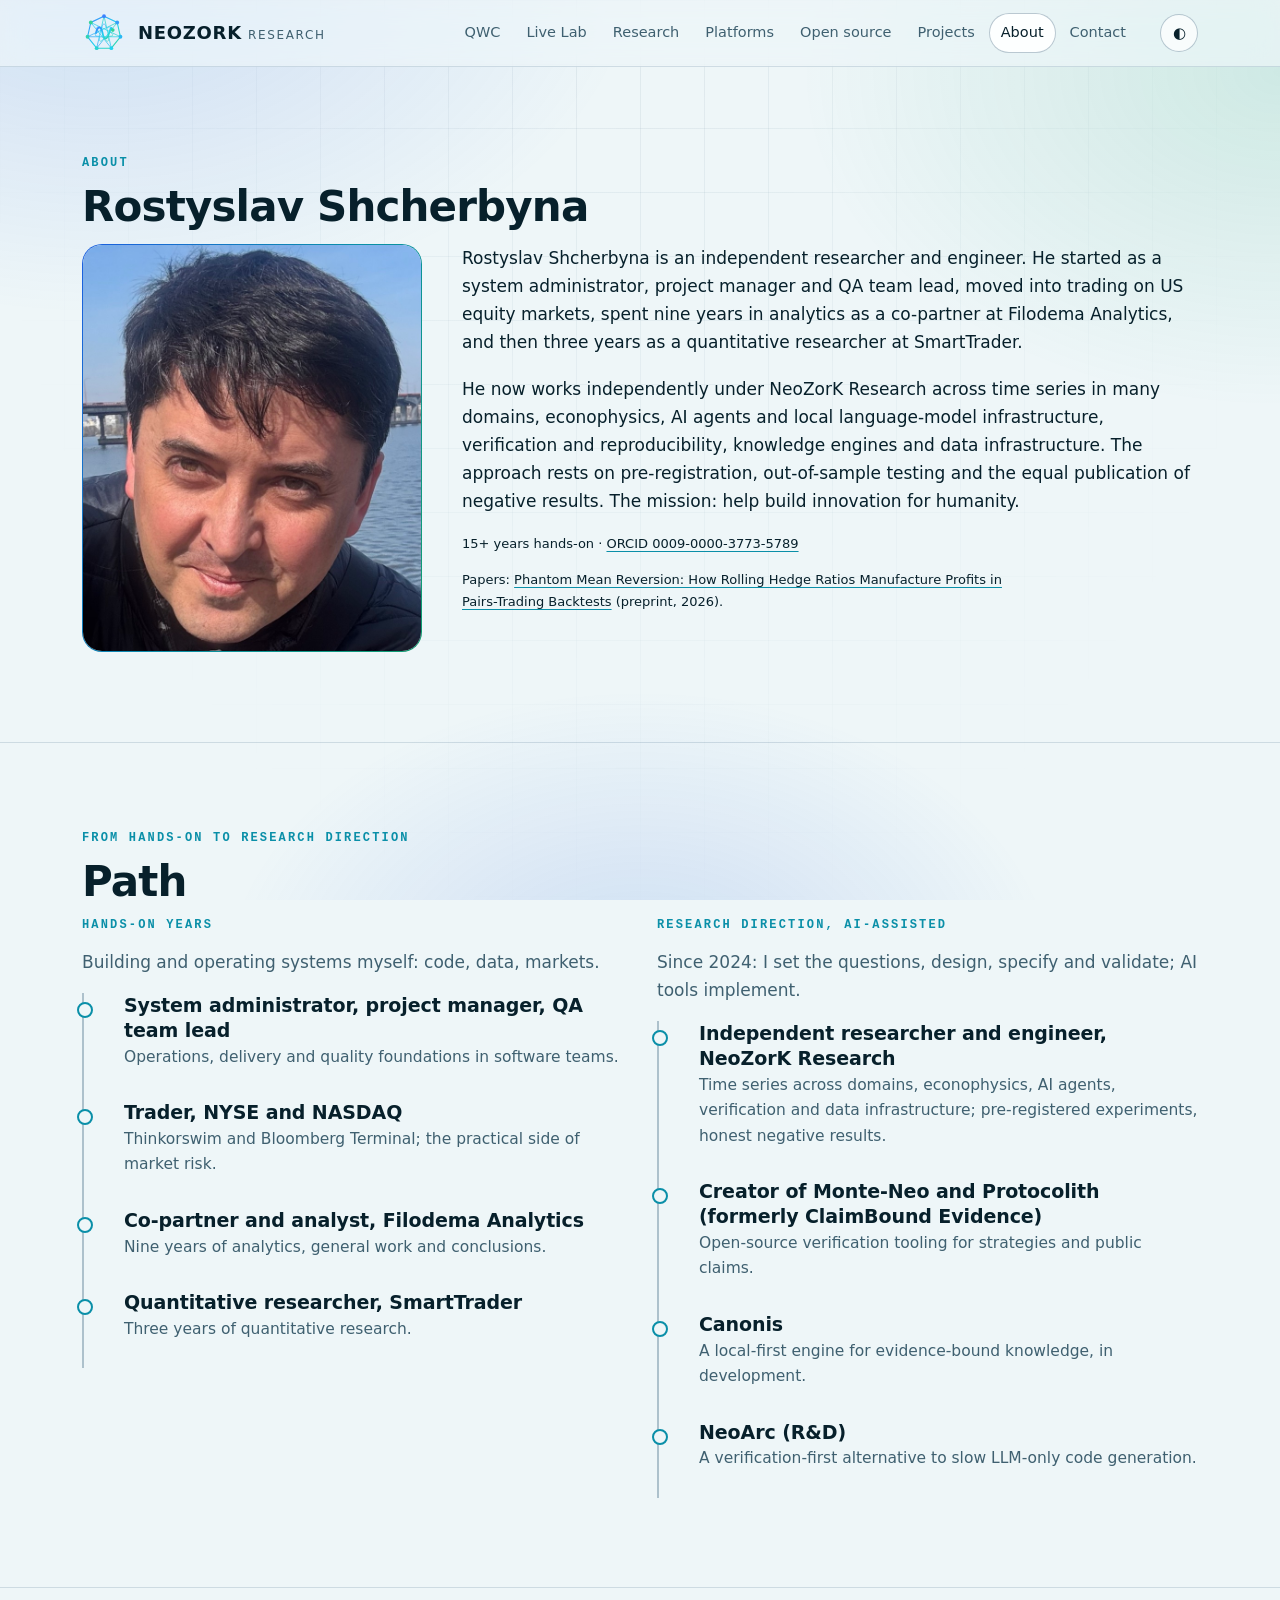
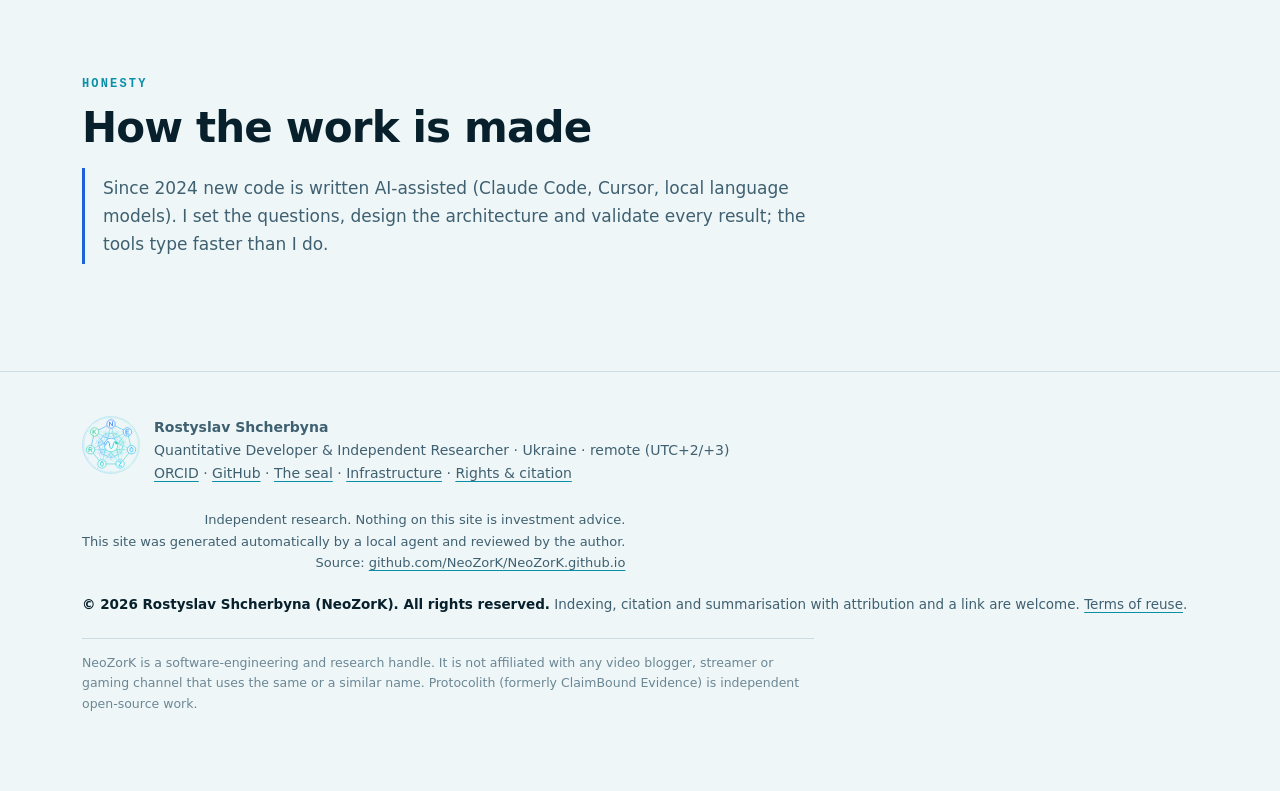
<file: about.html>
<!doctype html>
<html lang="en">
<head>
<meta charset="utf-8">
<meta name="viewport" content="width=device-width, initial-scale=1">
<title>About · Rostyslav Shcherbyna</title>
<meta name="description" content="Biography and career path of an independent researcher and engineer.">
<meta name="author" content="Rostyslav Shcherbyna">
<meta name="copyright" content="© 2026 Rostyslav Shcherbyna (NeoZorK). All rights reserved.">
<meta name="rights" content="© 2026 Rostyslav Shcherbyna (NeoZorK). All rights reserved. Indexing, citation and summarisation with attribution and a link are welcome.">
<meta name="robots" content="index,follow,max-snippet:-1,max-image-preview:large">
<meta name="creator" content="Rostyslav Shcherbyna"><meta name="publisher" content="NeoZorK Research">
<meta name="DC.title" content="About · Rostyslav Shcherbyna"><meta name="DC.creator" content="Rostyslav Shcherbyna"><meta name="DC.rights" content="© 2026 Rostyslav Shcherbyna (NeoZorK). All rights reserved.">
<meta name="DC.language" content="en"><meta name="DC.publisher" content="NeoZorK Research"><meta name="DC.identifier" content="https://neozork.github.io/about.html">
<link rel="canonical" href="https://neozork.github.io/about.html">
<link rel="author" href="https://neozork.github.io/about.html"><link rel="me" href="https://orcid.org/0009-0000-3773-5789"><link rel="me" href="https://github.com/NeoZorK">
<link rel="alternate" type="text/plain" href="https://neozork.github.io/llms.txt" title="Summary for language-model agents">
<meta property="og:title" content="About · Rostyslav Shcherbyna"><meta property="og:description" content="Biography and career path of an independent researcher and engineer."><meta property="og:type" content="website">
<meta property="og:url" content="https://neozork.github.io/about.html"><meta property="og:site_name" content="NeoZorK Research"><meta property="og:locale" content="en_US">
<meta name="twitter:card" content="summary_large_image"><meta name="twitter:title" content="About · Rostyslav Shcherbyna"><meta name="twitter:description" content="Biography and career path of an independent researcher and engineer.">
<meta property="og:image" content="https://neozork.github.io/assets/og.png"><meta property="og:image:width" content="1200"><meta property="og:image:height" content="630"><meta name="twitter:image" content="https://neozork.github.io/assets/og.png">
<meta name="theme-color" content="#050d16">
<meta name="generator" content="NeoZorK local agent">
<link rel="icon" href="data:image/svg+xml,%3Csvg%20xmlns%3D%22http%3A//www.w3.org/2000/svg%22%20viewBox%3D%220%200%20120%20120%22%3E%3Cdefs%3E%3ClinearGradient%20id%3D%22nzg%22%20x1%3D%220%22%20y1%3D%220%22%20x2%3D%221%22%20y2%3D%221%22%3E%3Cstop%20offset%3D%220%22%20stop-color%3D%22%233b82ff%22/%3E%3Cstop%20offset%3D%22.55%22%20stop-color%3D%22%2322d3ee%22/%3E%3Cstop%20offset%3D%221%22%20stop-color%3D%22%2334d399%22/%3E%3C/linearGradient%3E%3ClinearGradient%20id%3D%22nzg2%22%20x1%3D%221%22%20y1%3D%220%22%20x2%3D%220%22%20y2%3D%221%22%3E%3Cstop%20offset%3D%220%22%20stop-color%3D%22%2334d399%22/%3E%3Cstop%20offset%3D%22.5%22%20stop-color%3D%22%2322d3ee%22/%3E%3Cstop%20offset%3D%221%22%20stop-color%3D%22%233b82ff%22/%3E%3C/linearGradient%3E%3C/defs%3E%3Crect%20width%3D%22120%22%20height%3D%22120%22%20rx%3D%2226%22%20fill%3D%22%23050d16%22/%3E%3Cpath%20d%3D%22M60.00%2014.00L95.96%2031.32L104.85%2070.24L79.96%20101.44L40.04%20101.44L15.15%2070.24L24.04%2031.32Z%22%20fill%3D%22none%22%20stroke%3D%22url%28%23nzg%29%22%20stroke-width%3D%223%22/%3E%3Cpath%20d%3D%22M60.00%2014.00L79.96%20101.44L24.04%2031.32L104.85%2070.24L15.15%2070.24L95.96%2031.32L40.04%20101.44Z%22%20fill%3D%22none%22%20stroke%3D%22url%28%23nzg2%29%22%20stroke-width%3D%222.2%22%20opacity%3D%22.9%22/%3E%3Cpath%20d%3D%22M80.00%2060.00L80.38%2060.25L80.75%2060.50L81.12%2060.77L81.47%2061.04L81.81%2061.32L82.13%2061.61L82.43%2061.90L82.71%2062.20L82.97%2062.51L83.20%2062.82L83.40%2063.13L83.57%2063.44L83.71%2063.76L83.82%2064.07L83.90%2064.38L83.94%2064.69L83.95%2064.99L83.92%2065.29L83.85%2065.57L83.76%2065.86L83.62%2066.13L83.46%2066.39L83.26%2066.64L83.03%2066.87L82.77%2067.10L82.48%2067.31L82.17%2067.50L81.83%2067.68L81.47%2067.85L81.09%2068.00L80.69%2068.14L80.28%2068.26L79.85%2068.36L79.42%2068.46L78.98%2068.54L78.53%2068.61L78.08%2068.67L77.64%2068.72L77.19%2068.76L76.76%2068.79L76.33%2068.82L75.91%2068.85L75.50%2068.87L75.11%2068.89L74.74%2068.91L74.39%2068.94L74.05%2068.97L73.74%2069.00L73.45%2069.04L73.18%2069.10L72.94%2069.16L72.72%2069.24L72.52%2069.33L72.35%2069.44L72.21%2069.56L72.09%2069.71L71.99%2069.87L71.91%2070.05L71.86%2070.25L71.82%2070.47L71.80%2070.72L71.81%2070.98L71.82%2071.26L71.85%2071.57L71.89%2071.89L71.94%2072.24L72.00%2072.60L72.07%2072.97L72.13%2073.37L72.20%2073.78L72.27%2074.20L72.34%2074.63L72.40%2075.06L72.46%2075.51L72.50%2075.96L72.54%2076.41L72.56%2076.86L72.57%2077.31L72.57%2077.75L72.55%2078.18L72.51%2078.60L72.46%2079.01L72.38%2079.41L72.29%2079.79L72.18%2080.15L72.05%2080.48L71.90%2080.80L71.72%2081.08L71.53%2081.35L71.32%2081.58L71.10%2081.78L70.85%2081.95L70.59%2082.09L70.32%2082.20L70.02%2082.27L69.72%2082.32L69.41%2082.33L69.08%2082.30L68.75%2082.25L68.41%2082.16L68.06%2082.05L67.71%2081.90L67.35%2081.73L67.00%2081.54L66.64%2081.32L66.29%2081.08L65.94%2080.82L65.59%2080.54L65.25%2080.25L64.92%2079.95L64.59%2079.63L64.27%2079.32L63.96%2079.00L63.66%2078.67L63.36%2078.36L63.08%2078.04L62.81%2077.74L62.55%2077.44L62.29%2077.16L62.05%2076.89L61.82%2076.64L61.59%2076.41L61.37%2076.21L61.16%2076.02L60.96%2075.87L60.76%2075.74L60.57%2075.63L60.38%2075.56L60.19%2075.51L60.00%2075.50L59.81%2075.51L59.62%2075.56L59.43%2075.63L59.24%2075.74L59.04%2075.87L58.84%2076.02L58.63%2076.21L58.41%2076.41L58.18%2076.64L57.95%2076.89L57.71%2077.16L57.45%2077.44L57.19%2077.74L56.92%2078.04L56.64%2078.36L56.34%2078.67L56.04%2079.00L55.73%2079.32L55.41%2079.63L55.08%2079.95L54.75%2080.25L54.41%2080.54L54.06%2080.82L53.71%2081.08L53.36%2081.32L53.00%2081.54L52.65%2081.73L52.29%2081.90L51.94%2082.05L51.59%2082.16L51.25%2082.25L50.92%2082.30L50.59%2082.33L50.28%2082.32L49.98%2082.27L49.68%2082.20L49.41%2082.09L49.15%2081.95L48.90%2081.78L48.68%2081.58L48.47%2081.35L48.28%2081.08L48.10%2080.80L47.95%2080.48L47.82%2080.15L47.71%2079.79L47.62%2079.41L47.54%2079.01L47.49%2078.60L47.45%2078.18L47.43%2077.75L47.43%2077.31L47.44%2076.86L47.46%2076.41L47.50%2075.96L47.54%2075.51L47.60%2075.06L47.66%2074.63L47.73%2074.20L47.80%2073.78L47.87%2073.37L47.93%2072.97L48.00%2072.60L48.06%2072.24L48.11%2071.89L48.15%2071.57L48.18%2071.26L48.19%2070.98L48.20%2070.72L48.18%2070.47L48.14%2070.25L48.09%2070.05L48.01%2069.87L47.91%2069.71L47.79%2069.56L47.65%2069.44L47.48%2069.33L47.28%2069.24L47.06%2069.16L46.82%2069.10L46.55%2069.04L46.26%2069.00L45.95%2068.97L45.61%2068.94L45.26%2068.91L44.89%2068.89L44.50%2068.87L44.09%2068.85L43.67%2068.82L43.24%2068.79L42.81%2068.76L42.36%2068.72L41.92%2068.67L41.47%2068.61L41.02%2068.54L40.58%2068.46L40.15%2068.36L39.72%2068.26L39.31%2068.14L38.91%2068.00L38.53%2067.85L38.17%2067.68L37.83%2067.50L37.52%2067.31L37.23%2067.10L36.97%2066.87L36.74%2066.64L36.54%2066.39L36.38%2066.13L36.24%2065.86L36.15%2065.57L36.08%2065.29L36.05%2064.99L36.06%2064.69L36.10%2064.38L36.18%2064.07L36.29%2063.76L36.43%2063.44L36.60%2063.13L36.80%2062.82L37.03%2062.51L37.29%2062.20L37.57%2061.90L37.87%2061.61L38.19%2061.32L38.53%2061.04L38.88%2060.77L39.25%2060.50L39.62%2060.25L40.00%2060.00L40.38%2059.76L40.76%2059.54L41.14%2059.32L41.52%2059.11L41.88%2058.90L42.23%2058.71L42.57%2058.52L42.90%2058.34L43.20%2058.17L43.49%2058.00L43.75%2057.83L43.99%2057.66L44.21%2057.50L44.39%2057.33L44.55%2057.17L44.68%2057.00L44.79%2056.83L44.86%2056.65L44.90%2056.47L44.92%2056.28L44.90%2056.09L44.86%2055.88L44.79%2055.66L44.70%2055.43L44.58%2055.20L44.44%2054.94L44.28%2054.68L44.10%2054.41L43.90%2054.12L43.69%2053.81L43.47%2053.50L43.23%2053.17L42.99%2052.83L42.75%2052.48L42.50%2052.12L42.26%2051.75L42.01%2051.38L41.78%2050.99L41.55%2050.60L41.34%2050.21L41.14%2049.81L40.95%2049.41L40.78%2049.01L40.63%2048.61L40.51%2048.22L40.41%2047.83L40.33%2047.45L40.28%2047.08L40.26%2046.72L40.26%2046.38L40.29%2046.04L40.36%2045.73L40.45%2045.43L40.57%2045.15L40.72%2044.90L40.90%2044.66L41.11%2044.45L41.34%2044.26L41.60%2044.09L41.88%2043.95L42.19%2043.83L42.51%2043.74L42.86%2043.67L43.23%2043.63L43.61%2043.61L44.00%2043.61L44.41%2043.64L44.83%2043.68L45.25%2043.75L45.68%2043.84L46.11%2043.94L46.55%2044.05L46.98%2044.18L47.41%2044.32L47.83%2044.47L48.25%2044.63L48.66%2044.78L49.06%2044.94L49.45%2045.10L49.83%2045.26L50.19%2045.41L50.54%2045.56L50.87%2045.69L51.19%2045.81L51.49%2045.92L51.77%2046.01L52.04%2046.08L52.29%2046.13L52.52%2046.15L52.74%2046.16L52.94%2046.14L53.13%2046.09L53.30%2046.02L53.46%2045.92L53.61%2045.80L53.75%2045.64L53.88%2045.46L54.00%2045.26L54.11%2045.02L54.22%2044.76L54.33%2044.48L54.43%2044.17L54.53%2043.84L54.64%2043.49L54.74%2043.13L54.85%2042.75L54.96%2042.35L55.08%2041.94L55.21%2041.53L55.34%2041.11L55.49%2040.68L55.64%2040.26L55.80%2039.84L55.97%2039.42L56.15%2039.01L56.35%2038.61L56.55%2038.23L56.77%2037.86L56.99%2037.51L57.23%2037.18L57.48%2036.88L57.73%2036.60L57.99%2036.35L58.27%2036.13L58.54%2035.94L58.83%2035.78L59.12%2035.66L59.41%2035.57L59.70%2035.52L60.00%2035.50L60.30%2035.52L60.59%2035.57L60.88%2035.66L61.17%2035.78L61.46%2035.94L61.73%2036.13L62.01%2036.35L62.27%2036.60L62.52%2036.88L62.77%2037.18L63.01%2037.51L63.23%2037.86L63.45%2038.23L63.65%2038.61L63.85%2039.01L64.03%2039.42L64.20%2039.84L64.36%2040.26L64.51%2040.68L64.66%2041.11L64.79%2041.53L64.92%2041.94L65.04%2042.35L65.15%2042.75L65.26%2043.13L65.36%2043.49L65.47%2043.84L65.57%2044.17L65.67%2044.48L65.78%2044.76L65.89%2045.02L66.00%2045.26L66.12%2045.46L66.25%2045.64L66.39%2045.80L66.54%2045.92L66.70%2046.02L66.87%2046.09L67.06%2046.14L67.26%2046.16L67.48%2046.15L67.71%2046.13L67.96%2046.08L68.23%2046.01L68.51%2045.92L68.81%2045.81L69.13%2045.69L69.46%2045.56L69.81%2045.41L70.17%2045.26L70.55%2045.10L70.94%2044.94L71.34%2044.78L71.75%2044.63L72.17%2044.47L72.59%2044.32L73.02%2044.18L73.45%2044.05L73.89%2043.94L74.32%2043.84L74.75%2043.75L75.17%2043.68L75.59%2043.64L76.00%2043.61L76.39%2043.61L76.77%2043.63L77.14%2043.67L77.49%2043.74L77.81%2043.83L78.12%2043.95L78.40%2044.09L78.66%2044.26L78.89%2044.45L79.10%2044.66L79.28%2044.90L79.43%2045.15L79.55%2045.43L79.64%2045.73L79.71%2046.04L79.74%2046.38L79.74%2046.72L79.72%2047.08L79.67%2047.45L79.59%2047.83L79.49%2048.22L79.37%2048.61L79.22%2049.01L79.05%2049.41L78.86%2049.81L78.66%2050.21L78.45%2050.60L78.22%2050.99L77.99%2051.38L77.74%2051.75L77.50%2052.12L77.25%2052.48L77.01%2052.83L76.77%2053.17L76.53%2053.50L76.31%2053.81L76.10%2054.12L75.90%2054.41L75.72%2054.68L75.56%2054.94L75.42%2055.20L75.30%2055.43L75.21%2055.66L75.14%2055.88L75.10%2056.09L75.08%2056.28L75.10%2056.47L75.14%2056.65L75.21%2056.83L75.32%2057.00L75.45%2057.17L75.61%2057.33L75.79%2057.50L76.01%2057.66L76.25%2057.83L76.51%2058.00L76.80%2058.17L77.10%2058.34L77.43%2058.52L77.77%2058.71L78.12%2058.90L78.48%2059.11L78.86%2059.32L79.24%2059.54L79.62%2059.76L80.00%2060.00Z%22%20fill%3D%22none%22%20stroke%3D%22url%28%23nzg%29%22%20stroke-width%3D%222%22/%3E%3Cpath%20d%3D%22M38%2060C43%2040%2052%2040%2056%2060S68%2080%2074%2060%2080%2046%2084%2052%22%20fill%3D%22none%22%20stroke%3D%22url%28%23nzg%29%22%20stroke-width%3D%225%22%20stroke-linecap%3D%22round%22/%3E%3Ccircle%20cx%3D%2284%22%20cy%3D%2252%22%20r%3D%225%22%20fill%3D%22%2334d399%22/%3E%3Ccircle%20cx%3D%2260.00%22%20cy%3D%2214.00%22%20r%3D%225.2%22%20fill%3D%22%233b82ff%22/%3E%3Ccircle%20cx%3D%2295.96%22%20cy%3D%2231.32%22%20r%3D%225.2%22%20fill%3D%22%23339df9%22/%3E%3Ccircle%20cx%3D%22104.85%22%20cy%3D%2270.24%22%20r%3D%225.2%22%20fill%3D%22%232ab8f4%22/%3E%3Ccircle%20cx%3D%2279.96%22%20cy%3D%22101.44%22%20r%3D%225.2%22%20fill%3D%22%2322d3ee%22/%3E%3Ccircle%20cx%3D%2240.04%22%20cy%3D%22101.44%22%20r%3D%225.2%22%20fill%3D%22%2328d3d2%22/%3E%3Ccircle%20cx%3D%2215.15%22%20cy%3D%2270.24%22%20r%3D%225.2%22%20fill%3D%22%232ed3b5%22/%3E%3Ccircle%20cx%3D%2224.04%22%20cy%3D%2231.32%22%20r%3D%225.2%22%20fill%3D%22%2334d399%22/%3E%3C/svg%3E">
<link rel="stylesheet" href="assets/style.css">
<script type="application/ld+json">{"@context": "https://schema.org", "@graph": [{"@type": "Person", "@id": "https://neozork.github.io/#person", "name": "Rostyslav Shcherbyna", "alternateName": ["NeoZorK"], "url": "https://neozork.github.io/", "jobTitle": "Quantitative Developer & Independent Researcher", "sameAs": ["https://github.com/NeoZorK", "https://orcid.org/0009-0000-3773-5789", "https://doi.org/10.5281/zenodo.23479894", "https://www.linkedin.com/in/rostyslav-sh-", "https://explore.openaire.eu/search/result?id=od______2659%3A%3Ad7c40fba4087e0752ef89d2d1fd250f1"], "knowsAbout": ["Time-series science", "Econophysics", "Superstatistics", "Quantum-inspired modelling", "Evidence & reproducibility", "AI architecture"], "identifier": {"@type": "PropertyValue", "propertyID": "ORCID", "value": "0009-0000-3773-5789"}, "worksFor": {"@id": "https://neozork.github.io/#org"}, "image": "https://neozork.github.io/assets/portrait.jpg"}, {"@type": "Organization", "@id": "https://neozork.github.io/#org", "name": "NeoZorK Research", "url": "https://neozork.github.io/", "founder": {"@id": "https://neozork.github.io/#person"}, "logo": "https://neozork.github.io/assets/seal.svg"}, {"@type": "WebSite", "@id": "https://neozork.github.io/#site", "url": "https://neozork.github.io/", "name": "NeoZorK Research", "inLanguage": "en", "publisher": {"@id": "https://neozork.github.io/#org"}, "copyrightHolder": {"@id": "https://neozork.github.io/#person"}}, {"@type": "ProfilePage", "@id": "https://neozork.github.io/about.html#page", "url": "https://neozork.github.io/about.html", "name": "About · Rostyslav Shcherbyna", "description": "Biography and career path of an independent researcher and engineer.", "inLanguage": "en", "isPartOf": {"@id": "https://neozork.github.io/#site"}, "author": {"@id": "https://neozork.github.io/#person"}, "creator": {"@id": "https://neozork.github.io/#person"}, "copyrightHolder": {"@id": "https://neozork.github.io/#person"}, "copyrightYear": 2026, "copyrightNotice": "© 2026 Rostyslav Shcherbyna (NeoZorK). All rights reserved.", "dateModified": "2026-10-19", "isAccessibleForFree": true, "mainEntity": {"@id": "https://neozork.github.io/#person"}}]}</script>
</head>
<body>
<svg width="0" height="0" style="position:absolute" aria-hidden="true"><defs><linearGradient id="nzg" x1="0" y1="0" x2="1" y2="1"><stop offset="0" stop-color="#3b82ff"/><stop offset=".55" stop-color="#22d3ee"/><stop offset="1" stop-color="#34d399"/></linearGradient><linearGradient id="nzg2" x1="1" y1="0" x2="0" y2="1"><stop offset="0" stop-color="#34d399"/><stop offset=".5" stop-color="#22d3ee"/><stop offset="1" stop-color="#3b82ff"/></linearGradient><symbol id="nz-mark" viewBox="0 0 120 120"><circle cx="60" cy="60" r="59" fill="none" stroke="url(#nzg)" stroke-width=".5" opacity=".7"/><path d="M60.00 5.40L60.00 1.80M64.20 3.96L64.35 1.96M68.38 4.43L68.67 2.45M72.51 5.21L72.95 3.26M76.57 6.30L77.15 4.39M80.53 7.68L81.26 5.82M84.38 9.37L85.25 7.56M87.30 12.72L89.10 9.60M91.66 13.57L92.79 11.91M95.04 16.06L96.29 14.50M98.23 18.80L99.59 17.34M101.20 21.77L102.66 20.41M103.94 24.96L105.50 23.71M106.43 28.34L108.09 27.21M107.28 32.70L110.40 30.90M110.63 35.62L112.44 34.75M112.32 39.47L114.18 38.74M113.70 43.43L115.61 42.85M114.79 47.49L116.74 47.05M115.57 51.62L117.55 51.33M116.04 55.80L118.04 55.65M114.60 60.00L118.20 60.00M116.04 64.20L118.04 64.35M115.57 68.38L117.55 68.67M114.79 72.51L116.74 72.95M113.70 76.57L115.61 77.15M112.32 80.53L114.18 81.26M110.63 84.38L112.44 85.25M107.28 87.30L110.40 89.10M106.43 91.66L108.09 92.79M103.94 95.04L105.50 96.29M101.20 98.23L102.66 99.59M98.23 101.20L99.59 102.66M95.04 103.94L96.29 105.50M91.66 106.43L92.79 108.09M87.30 107.28L89.10 110.40M84.38 110.63L85.25 112.44M80.53 112.32L81.26 114.18M76.57 113.70L77.15 115.61M72.51 114.79L72.95 116.74M68.38 115.57L68.67 117.55M64.20 116.04L64.35 118.04M60.00 114.60L60.00 118.20M55.80 116.04L55.65 118.04M51.62 115.57L51.33 117.55M47.49 114.79L47.05 116.74M43.43 113.70L42.85 115.61M39.47 112.32L38.74 114.18M35.62 110.63L34.75 112.44M32.70 107.28L30.90 110.40M28.34 106.43L27.21 108.09M24.96 103.94L23.71 105.50M21.77 101.20L20.41 102.66M18.80 98.23L17.34 99.59M16.06 95.04L14.50 96.29M13.57 91.66L11.91 92.79M12.72 87.30L9.60 89.10M9.37 84.38L7.56 85.25M7.68 80.53L5.82 81.26M6.30 76.57L4.39 77.15M5.21 72.51L3.26 72.95M4.43 68.38L2.45 68.67M3.96 64.20L1.96 64.35M5.40 60.00L1.80 60.00M3.96 55.80L1.96 55.65M4.43 51.62L2.45 51.33M5.21 47.49L3.26 47.05M6.30 43.43L4.39 42.85M7.68 39.47L5.82 38.74M9.37 35.62L7.56 34.75M12.72 32.70L9.60 30.90M13.57 28.34L11.91 27.21M16.06 24.96L14.50 23.71M18.80 21.77L17.34 20.41M21.77 18.80L20.41 17.34M24.96 16.06L23.71 14.50M28.34 13.57L27.21 11.91M32.70 12.72L30.90 9.60M35.62 9.37L34.75 7.56M39.47 7.68L38.74 5.82M43.43 6.30L42.85 4.39M47.49 5.21L47.05 3.26M51.62 4.43L51.33 2.45M55.80 3.96L55.65 1.96" fill="none" stroke="url(#nzg2)" stroke-width=".55" stroke-linecap="round"/><path d="M60.00 16.50L78.87 99.19L25.99 32.88L102.41 69.68L17.59 69.68L94.01 32.88L41.13 99.19Z" fill="none" stroke="url(#nzg)" stroke-width=".8" opacity=".85"/><path d="M60.00 16.50L102.41 69.68L41.13 99.19L25.99 32.88L94.01 32.88L78.87 99.19L17.59 69.68Z" fill="none" stroke="url(#nzg2)" stroke-width=".55" opacity=".55"/><path d="M60.00 16.50L94.01 32.88L102.41 69.68L78.87 99.19L41.13 99.19L17.59 69.68L25.99 32.88Z" fill="none" stroke="url(#nzg)" stroke-width="1.1"/><path d="M71.71 35.67L86.32 53.99L81.11 76.83L60.00 87.00L38.89 76.83L33.68 53.99L48.29 35.67Z" fill="none" stroke="url(#nzg2)" stroke-width=".9"/><path d="M71.71 35.67L60.00 87.00L48.29 35.67L81.11 76.83L33.68 53.99L86.32 53.99L38.89 76.83Z" fill="none" stroke="url(#nzg)" stroke-width=".6" opacity=".8"/><path d="M80.50 60.00L80.77 60.25L81.03 60.51L81.29 60.77L81.54 61.04L81.77 61.32L82.00 61.60L82.21 61.88L82.40 62.17L82.57 62.46L82.73 62.76L82.86 63.06L82.97 63.35L83.06 63.65L83.13 63.95L83.17 64.25L83.18 64.54L83.17 64.83L83.14 65.11L83.08 65.39L82.99 65.67L82.88 65.93L82.74 66.19L82.58 66.44L82.39 66.68L82.19 66.91L81.96 67.13L81.71 67.35L81.45 67.55L81.16 67.74L80.87 67.91L80.56 68.08L80.24 68.24L79.90 68.39L79.56 68.52L79.22 68.65L78.87 68.77L78.52 68.88L78.17 68.98L77.82 69.08L77.47 69.17L77.13 69.26L76.80 69.34L76.47 69.42L76.16 69.50L75.85 69.58L75.56 69.67L75.28 69.75L75.02 69.84L74.77 69.94L74.54 70.04L74.32 70.14L74.12 70.26L73.94 70.39L73.77 70.52L73.62 70.67L73.49 70.83L73.37 71.01L73.27 71.19L73.18 71.40L73.10 71.61L73.04 71.84L72.99 72.08L72.95 72.34L72.92 72.61L72.90 72.90L72.88 73.19L72.87 73.50L72.86 73.82L72.85 74.15L72.84 74.50L72.83 74.84L72.82 75.20L72.81 75.56L72.79 75.92L72.76 76.29L72.73 76.66L72.68 77.02L72.63 77.38L72.57 77.74L72.49 78.10L72.40 78.44L72.30 78.77L72.18 79.10L72.05 79.40L71.91 79.70L71.75 79.98L71.58 80.24L71.39 80.48L71.19 80.70L70.97 80.90L70.74 81.08L70.50 81.24L70.25 81.37L69.98 81.48L69.71 81.56L69.42 81.62L69.13 81.66L68.82 81.67L68.52 81.66L68.20 81.63L67.89 81.57L67.56 81.50L67.24 81.40L66.92 81.29L66.59 81.15L66.27 81.00L65.95 80.84L65.63 80.66L65.31 80.48L65.00 80.28L64.69 80.08L64.39 79.87L64.09 79.65L63.81 79.44L63.52 79.23L63.25 79.02L62.98 78.81L62.72 78.61L62.46 78.42L62.22 78.24L61.97 78.08L61.74 77.92L61.51 77.78L61.28 77.66L61.06 77.55L60.84 77.46L60.63 77.39L60.42 77.34L60.21 77.31L60.00 77.30L59.79 77.31L59.58 77.34L59.37 77.39L59.16 77.46L58.94 77.55L58.72 77.66L58.49 77.78L58.26 77.92L58.03 78.08L57.78 78.24L57.54 78.42L57.28 78.61L57.02 78.81L56.75 79.02L56.48 79.23L56.19 79.44L55.91 79.65L55.61 79.87L55.31 80.08L55.00 80.28L54.69 80.48L54.37 80.66L54.05 80.84L53.73 81.00L53.41 81.15L53.08 81.29L52.76 81.40L52.44 81.50L52.11 81.57L51.80 81.63L51.48 81.66L51.18 81.67L50.87 81.66L50.58 81.62L50.29 81.56L50.02 81.48L49.75 81.37L49.50 81.24L49.26 81.08L49.03 80.90L48.81 80.70L48.61 80.48L48.42 80.24L48.25 79.98L48.09 79.70L47.95 79.40L47.82 79.10L47.70 78.77L47.60 78.44L47.51 78.10L47.43 77.74L47.37 77.38L47.32 77.02L47.27 76.66L47.24 76.29L47.21 75.92L47.19 75.56L47.18 75.20L47.17 74.84L47.16 74.50L47.15 74.15L47.14 73.82L47.13 73.50L47.12 73.19L47.10 72.90L47.08 72.61L47.05 72.34L47.01 72.08L46.96 71.84L46.90 71.61L46.82 71.40L46.73 71.19L46.63 71.01L46.51 70.83L46.38 70.67L46.23 70.52L46.06 70.39L45.88 70.26L45.68 70.14L45.46 70.04L45.23 69.94L44.98 69.84L44.72 69.75L44.44 69.67L44.15 69.58L43.84 69.50L43.53 69.42L43.20 69.34L42.87 69.26L42.53 69.17L42.18 69.08L41.83 68.98L41.48 68.88L41.13 68.77L40.78 68.65L40.44 68.52L40.10 68.39L39.76 68.24L39.44 68.08L39.13 67.91L38.84 67.74L38.55 67.55L38.29 67.35L38.04 67.13L37.81 66.91L37.61 66.68L37.42 66.44L37.26 66.19L37.12 65.93L37.01 65.67L36.92 65.39L36.86 65.11L36.83 64.83L36.82 64.54L36.83 64.25L36.87 63.95L36.94 63.65L37.03 63.35L37.14 63.06L37.27 62.76L37.43 62.46L37.60 62.17L37.79 61.88L38.00 61.60L38.23 61.32L38.46 61.04L38.71 60.77L38.97 60.51L39.23 60.25L39.50 60.00L39.77 59.76L40.04 59.52L40.32 59.29L40.58 59.06L40.85 58.84L41.10 58.63L41.35 58.42L41.59 58.21L41.82 58.01L42.03 57.82L42.22 57.62L42.40 57.43L42.57 57.24L42.71 57.05L42.84 56.86L42.95 56.66L43.04 56.47L43.10 56.27L43.15 56.06L43.18 55.85L43.19 55.64L43.18 55.42L43.15 55.19L43.10 54.96L43.04 54.72L42.97 54.47L42.87 54.21L42.77 53.94L42.66 53.66L42.53 53.38L42.40 53.08L42.26 52.78L42.12 52.47L41.98 52.15L41.83 51.82L41.69 51.49L41.55 51.15L41.42 50.81L41.29 50.47L41.17 50.12L41.06 49.77L40.97 49.42L40.88 49.07L40.82 48.72L40.77 48.37L40.73 48.03L40.72 47.70L40.73 47.37L40.75 47.05L40.80 46.75L40.86 46.45L40.95 46.16L41.06 45.89L41.20 45.63L41.35 45.39L41.52 45.16L41.72 44.95L41.93 44.76L42.16 44.58L42.42 44.42L42.68 44.28L42.97 44.16L43.27 44.06L43.58 43.97L43.90 43.90L44.24 43.85L44.58 43.82L44.93 43.80L45.29 43.80L45.65 43.81L46.02 43.83L46.38 43.86L46.75 43.90L47.11 43.96L47.48 44.01L47.83 44.08L48.19 44.15L48.53 44.22L48.87 44.28L49.20 44.35L49.52 44.42L49.83 44.48L50.13 44.53L50.42 44.58L50.70 44.61L50.96 44.64L51.22 44.65L51.46 44.65L51.70 44.63L51.92 44.60L52.13 44.55L52.33 44.48L52.52 44.40L52.70 44.30L52.88 44.18L53.05 44.04L53.21 43.88L53.36 43.70L53.52 43.51L53.66 43.29L53.81 43.07L53.96 42.82L54.10 42.56L54.25 42.29L54.39 42.01L54.54 41.71L54.70 41.41L54.85 41.10L55.02 40.79L55.19 40.47L55.36 40.15L55.54 39.83L55.73 39.52L55.93 39.20L56.13 38.90L56.35 38.60L56.57 38.32L56.79 38.04L57.03 37.79L57.27 37.54L57.52 37.32L57.78 37.11L58.04 36.93L58.31 36.76L58.59 36.62L58.86 36.51L59.14 36.42L59.43 36.35L59.71 36.31L60.00 36.30L60.29 36.31L60.57 36.35L60.86 36.42L61.14 36.51L61.41 36.62L61.69 36.76L61.96 36.93L62.22 37.11L62.48 37.32L62.73 37.54L62.97 37.79L63.21 38.04L63.43 38.32L63.65 38.60L63.87 38.90L64.07 39.20L64.27 39.52L64.46 39.83L64.64 40.15L64.81 40.47L64.98 40.79L65.15 41.10L65.30 41.41L65.46 41.71L65.61 42.01L65.75 42.29L65.90 42.56L66.04 42.82L66.19 43.07L66.34 43.29L66.48 43.51L66.64 43.70L66.79 43.88L66.95 44.04L67.12 44.18L67.30 44.30L67.48 44.40L67.67 44.48L67.87 44.55L68.08 44.60L68.30 44.63L68.54 44.65L68.78 44.65L69.04 44.64L69.30 44.61L69.58 44.58L69.87 44.53L70.17 44.48L70.48 44.42L70.80 44.35L71.13 44.28L71.47 44.22L71.81 44.15L72.17 44.08L72.52 44.01L72.89 43.96L73.25 43.90L73.62 43.86L73.98 43.83L74.35 43.81L74.71 43.80L75.07 43.80L75.42 43.82L75.76 43.85L76.10 43.90L76.42 43.97L76.73 44.06L77.03 44.16L77.32 44.28L77.58 44.42L77.84 44.58L78.07 44.76L78.28 44.95L78.48 45.16L78.65 45.39L78.80 45.63L78.94 45.89L79.05 46.16L79.14 46.45L79.20 46.75L79.25 47.05L79.27 47.37L79.28 47.70L79.27 48.03L79.23 48.37L79.18 48.72L79.12 49.07L79.03 49.42L78.94 49.77L78.83 50.12L78.71 50.47L78.58 50.81L78.45 51.15L78.31 51.49L78.17 51.82L78.02 52.15L77.88 52.47L77.74 52.78L77.60 53.08L77.47 53.38L77.34 53.66L77.23 53.94L77.13 54.21L77.03 54.47L76.96 54.72L76.90 54.96L76.85 55.19L76.82 55.42L76.81 55.64L76.82 55.85L76.85 56.06L76.90 56.27L76.96 56.47L77.05 56.66L77.16 56.86L77.29 57.05L77.43 57.24L77.60 57.43L77.78 57.62L77.97 57.82L78.18 58.01L78.41 58.21L78.65 58.42L78.90 58.63L79.15 58.84L79.42 59.06L79.68 59.29L79.96 59.52L80.23 59.76L80.50 60.00Z" fill="none" stroke="url(#nzg)" stroke-width=".55"/><path d="M80.50 60.00L80.23 60.24L79.96 60.48L79.68 60.71L79.42 60.94L79.15 61.16L78.90 61.37L78.65 61.58L78.41 61.79L78.18 61.99L77.97 62.18L77.78 62.38L77.60 62.57L77.43 62.76L77.29 62.95L77.16 63.14L77.05 63.34L76.96 63.53L76.90 63.73L76.85 63.94L76.82 64.15L76.81 64.36L76.82 64.58L76.85 64.81L76.90 65.04L76.96 65.28L77.03 65.53L77.13 65.79L77.23 66.06L77.34 66.34L77.47 66.62L77.60 66.92L77.74 67.22L77.88 67.53L78.02 67.85L78.17 68.18L78.31 68.51L78.45 68.85L78.58 69.19L78.71 69.53L78.83 69.88L78.94 70.23L79.03 70.58L79.12 70.93L79.18 71.28L79.23 71.63L79.27 71.97L79.28 72.30L79.27 72.63L79.25 72.95L79.20 73.25L79.14 73.55L79.05 73.84L78.94 74.11L78.80 74.37L78.65 74.61L78.48 74.84L78.28 75.05L78.07 75.24L77.84 75.42L77.58 75.58L77.32 75.72L77.03 75.84L76.73 75.94L76.42 76.03L76.10 76.10L75.76 76.15L75.42 76.18L75.07 76.20L74.71 76.20L74.35 76.19L73.98 76.17L73.62 76.14L73.25 76.10L72.89 76.04L72.52 75.99L72.17 75.92L71.81 75.85L71.47 75.78L71.13 75.72L70.80 75.65L70.48 75.58L70.17 75.52L69.87 75.47L69.58 75.42L69.30 75.39L69.04 75.36L68.78 75.35L68.54 75.35L68.30 75.37L68.08 75.40L67.87 75.45L67.67 75.52L67.48 75.60L67.30 75.70L67.12 75.82L66.95 75.96L66.79 76.12L66.64 76.30L66.48 76.49L66.34 76.71L66.19 76.93L66.04 77.18L65.90 77.44L65.75 77.71L65.61 77.99L65.46 78.29L65.30 78.59L65.15 78.90L64.98 79.21L64.81 79.53L64.64 79.85L64.46 80.17L64.27 80.48L64.07 80.80L63.87 81.10L63.65 81.40L63.43 81.68L63.21 81.96L62.97 82.21L62.73 82.46L62.48 82.68L62.22 82.89L61.96 83.07L61.69 83.24L61.41 83.38L61.14 83.49L60.86 83.58L60.57 83.65L60.29 83.69L60.00 83.70L59.71 83.69L59.43 83.65L59.14 83.58L58.86 83.49L58.59 83.38L58.31 83.24L58.04 83.07L57.78 82.89L57.52 82.68L57.27 82.46L57.03 82.21L56.79 81.96L56.57 81.68L56.35 81.40L56.13 81.10L55.93 80.80L55.73 80.48L55.54 80.17L55.36 79.85L55.19 79.53L55.02 79.21L54.85 78.90L54.70 78.59L54.54 78.29L54.39 77.99L54.25 77.71L54.10 77.44L53.96 77.18L53.81 76.93L53.66 76.71L53.52 76.49L53.36 76.30L53.21 76.12L53.05 75.96L52.88 75.82L52.70 75.70L52.52 75.60L52.33 75.52L52.13 75.45L51.92 75.40L51.70 75.37L51.46 75.35L51.22 75.35L50.96 75.36L50.70 75.39L50.42 75.42L50.13 75.47L49.83 75.52L49.52 75.58L49.20 75.65L48.87 75.72L48.53 75.78L48.19 75.85L47.83 75.92L47.48 75.99L47.11 76.04L46.75 76.10L46.38 76.14L46.02 76.17L45.65 76.19L45.29 76.20L44.93 76.20L44.58 76.18L44.24 76.15L43.90 76.10L43.58 76.03L43.27 75.94L42.97 75.84L42.68 75.72L42.42 75.58L42.16 75.42L41.93 75.24L41.72 75.05L41.52 74.84L41.35 74.61L41.20 74.37L41.06 74.11L40.95 73.84L40.86 73.55L40.80 73.25L40.75 72.95L40.73 72.63L40.72 72.30L40.73 71.97L40.77 71.63L40.82 71.28L40.88 70.93L40.97 70.58L41.06 70.23L41.17 69.88L41.29 69.53L41.42 69.19L41.55 68.85L41.69 68.51L41.83 68.18L41.98 67.85L42.12 67.53L42.26 67.22L42.40 66.92L42.53 66.62L42.66 66.34L42.77 66.06L42.87 65.79L42.97 65.53L43.04 65.28L43.10 65.04L43.15 64.81L43.18 64.58L43.19 64.36L43.18 64.15L43.15 63.94L43.10 63.73L43.04 63.53L42.95 63.34L42.84 63.14L42.71 62.95L42.57 62.76L42.40 62.57L42.22 62.38L42.03 62.18L41.82 61.99L41.59 61.79L41.35 61.58L41.10 61.37L40.85 61.16L40.58 60.94L40.32 60.71L40.04 60.48L39.77 60.24L39.50 60.00L39.23 59.75L38.97 59.49L38.71 59.23L38.46 58.96L38.23 58.68L38.00 58.40L37.79 58.12L37.60 57.83L37.43 57.54L37.27 57.24L37.14 56.94L37.03 56.65L36.94 56.35L36.87 56.05L36.83 55.75L36.82 55.46L36.83 55.17L36.86 54.89L36.92 54.61L37.01 54.33L37.12 54.07L37.26 53.81L37.42 53.56L37.61 53.32L37.81 53.09L38.04 52.87L38.29 52.65L38.55 52.45L38.84 52.26L39.13 52.09L39.44 51.92L39.76 51.76L40.10 51.61L40.44 51.48L40.78 51.35L41.13 51.23L41.48 51.12L41.83 51.02L42.18 50.92L42.53 50.83L42.87 50.74L43.20 50.66L43.53 50.58L43.84 50.50L44.15 50.42L44.44 50.33L44.72 50.25L44.98 50.16L45.23 50.06L45.46 49.96L45.68 49.86L45.88 49.74L46.06 49.61L46.23 49.48L46.38 49.33L46.51 49.17L46.63 48.99L46.73 48.81L46.82 48.60L46.90 48.39L46.96 48.16L47.01 47.92L47.05 47.66L47.08 47.39L47.10 47.10L47.12 46.81L47.13 46.50L47.14 46.18L47.15 45.85L47.16 45.50L47.17 45.16L47.18 44.80L47.19 44.44L47.21 44.08L47.24 43.71L47.27 43.34L47.32 42.98L47.37 42.62L47.43 42.26L47.51 41.90L47.60 41.56L47.70 41.23L47.82 40.90L47.95 40.60L48.09 40.30L48.25 40.02L48.42 39.76L48.61 39.52L48.81 39.30L49.03 39.10L49.26 38.92L49.50 38.76L49.75 38.63L50.02 38.52L50.29 38.44L50.58 38.38L50.87 38.34L51.18 38.33L51.48 38.34L51.80 38.37L52.11 38.43L52.44 38.50L52.76 38.60L53.08 38.71L53.41 38.85L53.73 39.00L54.05 39.16L54.37 39.34L54.69 39.52L55.00 39.72L55.31 39.92L55.61 40.13L55.91 40.35L56.19 40.56L56.48 40.77L56.75 40.98L57.02 41.19L57.28 41.39L57.54 41.58L57.78 41.76L58.03 41.92L58.26 42.08L58.49 42.22L58.72 42.34L58.94 42.45L59.16 42.54L59.37 42.61L59.58 42.66L59.79 42.69L60.00 42.70L60.21 42.69L60.42 42.66L60.63 42.61L60.84 42.54L61.06 42.45L61.28 42.34L61.51 42.22L61.74 42.08L61.97 41.92L62.22 41.76L62.46 41.58L62.72 41.39L62.98 41.19L63.25 40.98L63.52 40.77L63.81 40.56L64.09 40.35L64.39 40.13L64.69 39.92L65.00 39.72L65.31 39.52L65.63 39.34L65.95 39.16L66.27 39.00L66.59 38.85L66.92 38.71L67.24 38.60L67.56 38.50L67.89 38.43L68.20 38.37L68.52 38.34L68.82 38.33L69.13 38.34L69.42 38.38L69.71 38.44L69.98 38.52L70.25 38.63L70.50 38.76L70.74 38.92L70.97 39.10L71.19 39.30L71.39 39.52L71.58 39.76L71.75 40.02L71.91 40.30L72.05 40.60L72.18 40.90L72.30 41.23L72.40 41.56L72.49 41.90L72.57 42.26L72.63 42.62L72.68 42.98L72.73 43.34L72.76 43.71L72.79 44.08L72.81 44.44L72.82 44.80L72.83 45.16L72.84 45.50L72.85 45.85L72.86 46.18L72.87 46.50L72.88 46.81L72.90 47.10L72.92 47.39L72.95 47.66L72.99 47.92L73.04 48.16L73.10 48.39L73.18 48.60L73.27 48.81L73.37 48.99L73.49 49.17L73.62 49.33L73.77 49.48L73.94 49.61L74.12 49.74L74.32 49.86L74.54 49.96L74.77 50.06L75.02 50.16L75.28 50.25L75.56 50.33L75.85 50.42L76.16 50.50L76.47 50.58L76.80 50.66L77.13 50.74L77.47 50.83L77.82 50.92L78.17 51.02L78.52 51.12L78.87 51.23L79.22 51.35L79.56 51.48L79.90 51.61L80.24 51.76L80.56 51.92L80.87 52.09L81.16 52.26L81.45 52.45L81.71 52.65L81.96 52.87L82.19 53.09L82.39 53.32L82.58 53.56L82.74 53.81L82.88 54.07L82.99 54.33L83.08 54.61L83.14 54.89L83.17 55.17L83.18 55.46L83.17 55.75L83.13 56.05L83.06 56.35L82.97 56.65L82.86 56.94L82.73 57.24L82.57 57.54L82.40 57.83L82.21 58.12L82.00 58.40L81.77 58.68L81.54 58.96L81.29 59.23L81.03 59.49L80.77 59.75L80.50 60.00Z" fill="none" stroke="url(#nzg2)" stroke-width=".55"/><circle cx="60" cy="60" r="14" style="fill:var(--logo-core,#06111b)" stroke="url(#nzg)" stroke-width="1.2"/><path d="M49 60C52 50 55.500 50 57 60S62 70 64.500 60 69.500 51 71 56" fill="none" stroke="url(#nzg)" stroke-width="1.9" stroke-linecap="round"/><circle cx="71" cy="56" r="2.5" fill="#34d399"/><g><circle cx="60.00" cy="16.50" r="8.6" style="fill:var(--logo-core,#06111b)" stroke="#3b82ff" stroke-width="1.2"/><circle cx="60.00" cy="16.50" r="10.4" fill="none" stroke="#3b82ff" stroke-width=".35" stroke-dasharray="1.2 1.6" opacity=".8"/><path d="M0 14V0L10 14V0" transform="translate(56.90 12.16) scale(0.62)" fill="none" stroke="#3b82ff" stroke-width="2.7" stroke-linecap="round" stroke-linejoin="round"/></g><g><circle cx="94.01" cy="32.88" r="8.6" style="fill:var(--logo-core,#06111b)" stroke="#339df9" stroke-width="1.2"/><circle cx="94.01" cy="32.88" r="10.4" fill="none" stroke="#339df9" stroke-width=".35" stroke-dasharray="1.2 1.6" opacity=".8"/><path d="M10 0H0V14H10M0 7H8" transform="translate(90.91 28.54) scale(0.62)" fill="none" stroke="#339df9" stroke-width="2.7" stroke-linecap="round" stroke-linejoin="round"/></g><g><circle cx="102.41" cy="69.68" r="8.6" style="fill:var(--logo-core,#06111b)" stroke="#2ab8f4" stroke-width="1.2"/><circle cx="102.41" cy="69.68" r="10.4" fill="none" stroke="#2ab8f4" stroke-width=".35" stroke-dasharray="1.2 1.6" opacity=".8"/><path d="M5 0C9 0 10 3 10 7S9 14 5 14 0 11 0 7 1 0 5 0Z" transform="translate(99.31 65.34) scale(0.62)" fill="none" stroke="#2ab8f4" stroke-width="2.7" stroke-linecap="round" stroke-linejoin="round"/></g><g><circle cx="78.87" cy="99.19" r="8.6" style="fill:var(--logo-core,#06111b)" stroke="#22d3ee" stroke-width="1.2"/><circle cx="78.87" cy="99.19" r="10.4" fill="none" stroke="#22d3ee" stroke-width=".35" stroke-dasharray="1.2 1.6" opacity=".8"/><path d="M0 0H10L0 14H10" transform="translate(75.77 94.85) scale(0.62)" fill="none" stroke="#22d3ee" stroke-width="2.7" stroke-linecap="round" stroke-linejoin="round"/></g><g><circle cx="41.13" cy="99.19" r="8.6" style="fill:var(--logo-core,#06111b)" stroke="#28d3d2" stroke-width="1.2"/><circle cx="41.13" cy="99.19" r="10.4" fill="none" stroke="#28d3d2" stroke-width=".35" stroke-dasharray="1.2 1.6" opacity=".8"/><path d="M5 0C9 0 10 3 10 7S9 14 5 14 0 11 0 7 1 0 5 0Z" transform="translate(38.03 94.85) scale(0.62)" fill="none" stroke="#28d3d2" stroke-width="2.7" stroke-linecap="round" stroke-linejoin="round"/></g><g><circle cx="17.59" cy="69.68" r="8.6" style="fill:var(--logo-core,#06111b)" stroke="#2ed3b5" stroke-width="1.2"/><circle cx="17.59" cy="69.68" r="10.4" fill="none" stroke="#2ed3b5" stroke-width=".35" stroke-dasharray="1.2 1.6" opacity=".8"/><path d="M0 14V0H6A3.6 3.6 0 0 1 6 7.2H0M5.5 7.2L10 14" transform="translate(14.49 65.34) scale(0.62)" fill="none" stroke="#2ed3b5" stroke-width="2.7" stroke-linecap="round" stroke-linejoin="round"/></g><g><circle cx="25.99" cy="32.88" r="8.6" style="fill:var(--logo-core,#06111b)" stroke="#34d399" stroke-width="1.2"/><circle cx="25.99" cy="32.88" r="10.4" fill="none" stroke="#34d399" stroke-width=".35" stroke-dasharray="1.2 1.6" opacity=".8"/><path d="M0 0V14M10 0L0 8.4M3.4 6L10 14" transform="translate(22.89 28.54) scale(0.62)" fill="none" stroke="#34d399" stroke-width="2.7" stroke-linecap="round" stroke-linejoin="round"/></g></symbol><symbol id="nz-mark-s" viewBox="0 0 120 120"><path d="M60.00 14.00L95.96 31.32L104.85 70.24L79.96 101.44L40.04 101.44L15.15 70.24L24.04 31.32Z" fill="none" stroke="url(#nzg)" stroke-width="3"/><path d="M60.00 14.00L79.96 101.44L24.04 31.32L104.85 70.24L15.15 70.24L95.96 31.32L40.04 101.44Z" fill="none" stroke="url(#nzg2)" stroke-width="2.2" opacity=".9"/><path d="M80.00 60.00L80.38 60.25L80.75 60.50L81.12 60.77L81.47 61.04L81.81 61.32L82.13 61.61L82.43 61.90L82.71 62.20L82.97 62.51L83.20 62.82L83.40 63.13L83.57 63.44L83.71 63.76L83.82 64.07L83.90 64.38L83.94 64.69L83.95 64.99L83.92 65.29L83.85 65.57L83.76 65.86L83.62 66.13L83.46 66.39L83.26 66.64L83.03 66.87L82.77 67.10L82.48 67.31L82.17 67.50L81.83 67.68L81.47 67.85L81.09 68.00L80.69 68.14L80.28 68.26L79.85 68.36L79.42 68.46L78.98 68.54L78.53 68.61L78.08 68.67L77.64 68.72L77.19 68.76L76.76 68.79L76.33 68.82L75.91 68.85L75.50 68.87L75.11 68.89L74.74 68.91L74.39 68.94L74.05 68.97L73.74 69.00L73.45 69.04L73.18 69.10L72.94 69.16L72.72 69.24L72.52 69.33L72.35 69.44L72.21 69.56L72.09 69.71L71.99 69.87L71.91 70.05L71.86 70.25L71.82 70.47L71.80 70.72L71.81 70.98L71.82 71.26L71.85 71.57L71.89 71.89L71.94 72.24L72.00 72.60L72.07 72.97L72.13 73.37L72.20 73.78L72.27 74.20L72.34 74.63L72.40 75.06L72.46 75.51L72.50 75.96L72.54 76.41L72.56 76.86L72.57 77.31L72.57 77.75L72.55 78.18L72.51 78.60L72.46 79.01L72.38 79.41L72.29 79.79L72.18 80.15L72.05 80.48L71.90 80.80L71.72 81.08L71.53 81.35L71.32 81.58L71.10 81.78L70.85 81.95L70.59 82.09L70.32 82.20L70.02 82.27L69.72 82.32L69.41 82.33L69.08 82.30L68.75 82.25L68.41 82.16L68.06 82.05L67.71 81.90L67.35 81.73L67.00 81.54L66.64 81.32L66.29 81.08L65.94 80.82L65.59 80.54L65.25 80.25L64.92 79.95L64.59 79.63L64.27 79.32L63.96 79.00L63.66 78.67L63.36 78.36L63.08 78.04L62.81 77.74L62.55 77.44L62.29 77.16L62.05 76.89L61.82 76.64L61.59 76.41L61.37 76.21L61.16 76.02L60.96 75.87L60.76 75.74L60.57 75.63L60.38 75.56L60.19 75.51L60.00 75.50L59.81 75.51L59.62 75.56L59.43 75.63L59.24 75.74L59.04 75.87L58.84 76.02L58.63 76.21L58.41 76.41L58.18 76.64L57.95 76.89L57.71 77.16L57.45 77.44L57.19 77.74L56.92 78.04L56.64 78.36L56.34 78.67L56.04 79.00L55.73 79.32L55.41 79.63L55.08 79.95L54.75 80.25L54.41 80.54L54.06 80.82L53.71 81.08L53.36 81.32L53.00 81.54L52.65 81.73L52.29 81.90L51.94 82.05L51.59 82.16L51.25 82.25L50.92 82.30L50.59 82.33L50.28 82.32L49.98 82.27L49.68 82.20L49.41 82.09L49.15 81.95L48.90 81.78L48.68 81.58L48.47 81.35L48.28 81.08L48.10 80.80L47.95 80.48L47.82 80.15L47.71 79.79L47.62 79.41L47.54 79.01L47.49 78.60L47.45 78.18L47.43 77.75L47.43 77.31L47.44 76.86L47.46 76.41L47.50 75.96L47.54 75.51L47.60 75.06L47.66 74.63L47.73 74.20L47.80 73.78L47.87 73.37L47.93 72.97L48.00 72.60L48.06 72.24L48.11 71.89L48.15 71.57L48.18 71.26L48.19 70.98L48.20 70.72L48.18 70.47L48.14 70.25L48.09 70.05L48.01 69.87L47.91 69.71L47.79 69.56L47.65 69.44L47.48 69.33L47.28 69.24L47.06 69.16L46.82 69.10L46.55 69.04L46.26 69.00L45.95 68.97L45.61 68.94L45.26 68.91L44.89 68.89L44.50 68.87L44.09 68.85L43.67 68.82L43.24 68.79L42.81 68.76L42.36 68.72L41.92 68.67L41.47 68.61L41.02 68.54L40.58 68.46L40.15 68.36L39.72 68.26L39.31 68.14L38.91 68.00L38.53 67.85L38.17 67.68L37.83 67.50L37.52 67.31L37.23 67.10L36.97 66.87L36.74 66.64L36.54 66.39L36.38 66.13L36.24 65.86L36.15 65.57L36.08 65.29L36.05 64.99L36.06 64.69L36.10 64.38L36.18 64.07L36.29 63.76L36.43 63.44L36.60 63.13L36.80 62.82L37.03 62.51L37.29 62.20L37.57 61.90L37.87 61.61L38.19 61.32L38.53 61.04L38.88 60.77L39.25 60.50L39.62 60.25L40.00 60.00L40.38 59.76L40.76 59.54L41.14 59.32L41.52 59.11L41.88 58.90L42.23 58.71L42.57 58.52L42.90 58.34L43.20 58.17L43.49 58.00L43.75 57.83L43.99 57.66L44.21 57.50L44.39 57.33L44.55 57.17L44.68 57.00L44.79 56.83L44.86 56.65L44.90 56.47L44.92 56.28L44.90 56.09L44.86 55.88L44.79 55.66L44.70 55.43L44.58 55.20L44.44 54.94L44.28 54.68L44.10 54.41L43.90 54.12L43.69 53.81L43.47 53.50L43.23 53.17L42.99 52.83L42.75 52.48L42.50 52.12L42.26 51.75L42.01 51.38L41.78 50.99L41.55 50.60L41.34 50.21L41.14 49.81L40.95 49.41L40.78 49.01L40.63 48.61L40.51 48.22L40.41 47.83L40.33 47.45L40.28 47.08L40.26 46.72L40.26 46.38L40.29 46.04L40.36 45.73L40.45 45.43L40.57 45.15L40.72 44.90L40.90 44.66L41.11 44.45L41.34 44.26L41.60 44.09L41.88 43.95L42.19 43.83L42.51 43.74L42.86 43.67L43.23 43.63L43.61 43.61L44.00 43.61L44.41 43.64L44.83 43.68L45.25 43.75L45.68 43.84L46.11 43.94L46.55 44.05L46.98 44.18L47.41 44.32L47.83 44.47L48.25 44.63L48.66 44.78L49.06 44.94L49.45 45.10L49.83 45.26L50.19 45.41L50.54 45.56L50.87 45.69L51.19 45.81L51.49 45.92L51.77 46.01L52.04 46.08L52.29 46.13L52.52 46.15L52.74 46.16L52.94 46.14L53.13 46.09L53.30 46.02L53.46 45.92L53.61 45.80L53.75 45.64L53.88 45.46L54.00 45.26L54.11 45.02L54.22 44.76L54.33 44.48L54.43 44.17L54.53 43.84L54.64 43.49L54.74 43.13L54.85 42.75L54.96 42.35L55.08 41.94L55.21 41.53L55.34 41.11L55.49 40.68L55.64 40.26L55.80 39.84L55.97 39.42L56.15 39.01L56.35 38.61L56.55 38.23L56.77 37.86L56.99 37.51L57.23 37.18L57.48 36.88L57.73 36.60L57.99 36.35L58.27 36.13L58.54 35.94L58.83 35.78L59.12 35.66L59.41 35.57L59.70 35.52L60.00 35.50L60.30 35.52L60.59 35.57L60.88 35.66L61.17 35.78L61.46 35.94L61.73 36.13L62.01 36.35L62.27 36.60L62.52 36.88L62.77 37.18L63.01 37.51L63.23 37.86L63.45 38.23L63.65 38.61L63.85 39.01L64.03 39.42L64.20 39.84L64.36 40.26L64.51 40.68L64.66 41.11L64.79 41.53L64.92 41.94L65.04 42.35L65.15 42.75L65.26 43.13L65.36 43.49L65.47 43.84L65.57 44.17L65.67 44.48L65.78 44.76L65.89 45.02L66.00 45.26L66.12 45.46L66.25 45.64L66.39 45.80L66.54 45.92L66.70 46.02L66.87 46.09L67.06 46.14L67.26 46.16L67.48 46.15L67.71 46.13L67.96 46.08L68.23 46.01L68.51 45.92L68.81 45.81L69.13 45.69L69.46 45.56L69.81 45.41L70.17 45.26L70.55 45.10L70.94 44.94L71.34 44.78L71.75 44.63L72.17 44.47L72.59 44.32L73.02 44.18L73.45 44.05L73.89 43.94L74.32 43.84L74.75 43.75L75.17 43.68L75.59 43.64L76.00 43.61L76.39 43.61L76.77 43.63L77.14 43.67L77.49 43.74L77.81 43.83L78.12 43.95L78.40 44.09L78.66 44.26L78.89 44.45L79.10 44.66L79.28 44.90L79.43 45.15L79.55 45.43L79.64 45.73L79.71 46.04L79.74 46.38L79.74 46.72L79.72 47.08L79.67 47.45L79.59 47.83L79.49 48.22L79.37 48.61L79.22 49.01L79.05 49.41L78.86 49.81L78.66 50.21L78.45 50.60L78.22 50.99L77.99 51.38L77.74 51.75L77.50 52.12L77.25 52.48L77.01 52.83L76.77 53.17L76.53 53.50L76.31 53.81L76.10 54.12L75.90 54.41L75.72 54.68L75.56 54.94L75.42 55.20L75.30 55.43L75.21 55.66L75.14 55.88L75.10 56.09L75.08 56.28L75.10 56.47L75.14 56.65L75.21 56.83L75.32 57.00L75.45 57.17L75.61 57.33L75.79 57.50L76.01 57.66L76.25 57.83L76.51 58.00L76.80 58.17L77.10 58.34L77.43 58.52L77.77 58.71L78.12 58.90L78.48 59.11L78.86 59.32L79.24 59.54L79.62 59.76L80.00 60.00Z" fill="none" stroke="url(#nzg)" stroke-width="2"/><path d="M38 60C43 40 52 40 56 60S68 80 74 60 80 46 84 52" fill="none" stroke="url(#nzg)" stroke-width="5" stroke-linecap="round"/><circle cx="84" cy="52" r="5" fill="#34d399"/><circle cx="60.00" cy="14.00" r="5.2" fill="#3b82ff"/><circle cx="95.96" cy="31.32" r="5.2" fill="#339df9"/><circle cx="104.85" cy="70.24" r="5.2" fill="#2ab8f4"/><circle cx="79.96" cy="101.44" r="5.2" fill="#22d3ee"/><circle cx="40.04" cy="101.44" r="5.2" fill="#28d3d2"/><circle cx="15.15" cy="70.24" r="5.2" fill="#2ed3b5"/><circle cx="24.04" cy="31.32" r="5.2" fill="#34d399"/></symbol></defs></svg>
<a class="skip" href="#main">Skip to content</a>

<header class="top"><div class="wrap bar">
<a class="brand" href="index.html" aria-label="NeoZorK Research, home"><svg class="logo" width="44" height="44" viewBox="0 0 120 120" role="img" aria-label="NeoZorK Research seal"><use href="#nz-mark-s"/></svg><span><b>NeoZorK</b><em>Research</em></span></a>
<nav class="main" aria-label="Primary"><a href="qwc.html">QWC</a><a href="lab.html">Live Lab</a><a href="research.html">Research</a><a href="platforms.html">Platforms</a><a href="opensource.html">Open source</a><a href="projects.html">Projects</a><a href="about.html" aria-current="page">About</a><a href="contact.html">Contact</a></nav>
<button class="theme" id="theme" aria-label="Toggle colour theme">◐</button>
</div></header>
<main id="main">
<section class="block "><div class="wrap"><p class="eyebrow">About</p><h2>Rostyslav Shcherbyna</h2><div class="aboutgrid"><div><img class="portrait" src="assets/portrait.jpg" alt="Portrait of Rostyslav Shcherbyna" width="366" height="440"></div><div class="prose"><p>Rostyslav Shcherbyna is an independent researcher and engineer. He started as a system administrator, project manager and QA team lead, moved into trading on US equity markets, spent nine years in analytics as a co-partner at Filodema Analytics, and then three years as a quantitative researcher at SmartTrader.</p><p>He now works independently under NeoZorK Research across time series in many domains, econophysics, AI agents and local language-model infrastructure, verification and reproducibility, knowledge engines and data infrastructure. The approach rests on pre-registration, out-of-sample testing and the equal publication of negative results. The mission: help build innovation for humanity.</p><p class="fine muted">15+ years hands-on · <a href="https://orcid.org/0009-0000-3773-5789">ORCID 0009-0000-3773-5789</a></p><p class="fine muted">Papers: <a href="https://doi.org/10.5281/zenodo.24561375">Phantom Mean Reversion: How Rolling Hedge Ratios Manufacture Profits in Pairs-Trading Backtests</a> (preprint, 2026).</p></div></div></div></section><section class="block alt"><div class="wrap"><p class="eyebrow">From hands-on to research direction</p><h2>Path</h2><div class="phases"><div class="phase"><p class="eyebrow">Hands-on years</p><p class="muted">Building and operating systems myself: code, data, markets.</p><ul class="timeline"><li><h3>System administrator, project manager, QA team lead</h3><p>Operations, delivery and quality foundations in software teams.</p></li><li><h3>Trader, NYSE and NASDAQ</h3><p>Thinkorswim and Bloomberg Terminal; the practical side of market risk.</p></li><li><h3>Co-partner and analyst, Filodema Analytics</h3><p>Nine years of analytics, general work and conclusions.</p></li><li><h3>Quantitative researcher, SmartTrader</h3><p>Three years of quantitative research.</p></li></ul></div><div class="phase"><p class="eyebrow">Research direction, AI-assisted</p><p class="muted">Since 2024: I set the questions, design, specify and validate; AI tools implement.</p><ul class="timeline"><li><h3>Independent researcher and engineer, NeoZorK Research</h3><p>Time series across domains, econophysics, AI agents, verification and data infrastructure; pre-registered experiments, honest negative results.</p></li><li><h3>Creator of Monte-Neo and Protocolith (formerly ClaimBound Evidence)</h3><p>Open-source verification tooling for strategies and public claims.</p></li><li><h3>Canonis</h3><p>A local-first engine for evidence-bound knowledge, in development.</p></li><li><h3>NeoArc (R&amp;D)</h3><p>A verification-first alternative to slow LLM-only code generation.</p></li></ul></div></div></div></section><section class="block "><div class="wrap"><p class="eyebrow">Honesty</p><h2>How the work is made</h2><p class="note">Since 2024 new code is written AI-assisted (Claude Code, Cursor, local language models). I set the questions, design the architecture and validate every result; the tools type faster than I do.</p></div></section>
</main>
<footer><div class="wrap">
<div class="cols">
<div class="fbrand"><svg class="logo" width="58" height="58" viewBox="0 0 120 120" role="img" aria-label="NeoZorK Research seal"><use href="#nz-mark"/></svg><div><b>Rostyslav Shcherbyna</b><br>Quantitative Developer &amp; Independent Researcher · Ukraine · remote (UTC+2/+3)<br><a href="https://orcid.org/0009-0000-3773-5789">ORCID</a> · <a href="https://github.com/NeoZorK">GitHub</a> · <a href="seal.html">The seal</a> · <a href="infrastructure.html">Infrastructure</a> · <a href="legal.html">Rights &amp; citation</a></div></div>
<div class="fine">Independent research. Nothing on this site is investment advice.<br>
This site was generated automatically by a local agent and reviewed by the author.<br>
Source: <a href="https://github.com/NeoZorK/NeoZorK.github.io">github.com/NeoZorK/NeoZorK.github.io</a></div>
</div>
<p class="copy"><b>© 2026 Rostyslav Shcherbyna (NeoZorK). All rights reserved.</b> Indexing, citation and summarisation with attribution and a link are welcome. <a href="legal.html">Terms of reuse</a>.</p>
<p class="disc">NeoZorK is a software-engineering and research handle. It is not affiliated with any video blogger, streamer or gaming channel that uses the same or a similar name. Protocolith (formerly ClaimBound Evidence) is independent open-source work.</p>
</div></footer>
<dialog id="dlg" class="dlg" aria-label="Details"><form method="dialog"><button class="x" aria-label="Close">×</button></form><div id="dlgbody"></div></dialog>
<script src="assets/app.js"></script>

</body>
</html>
</file>
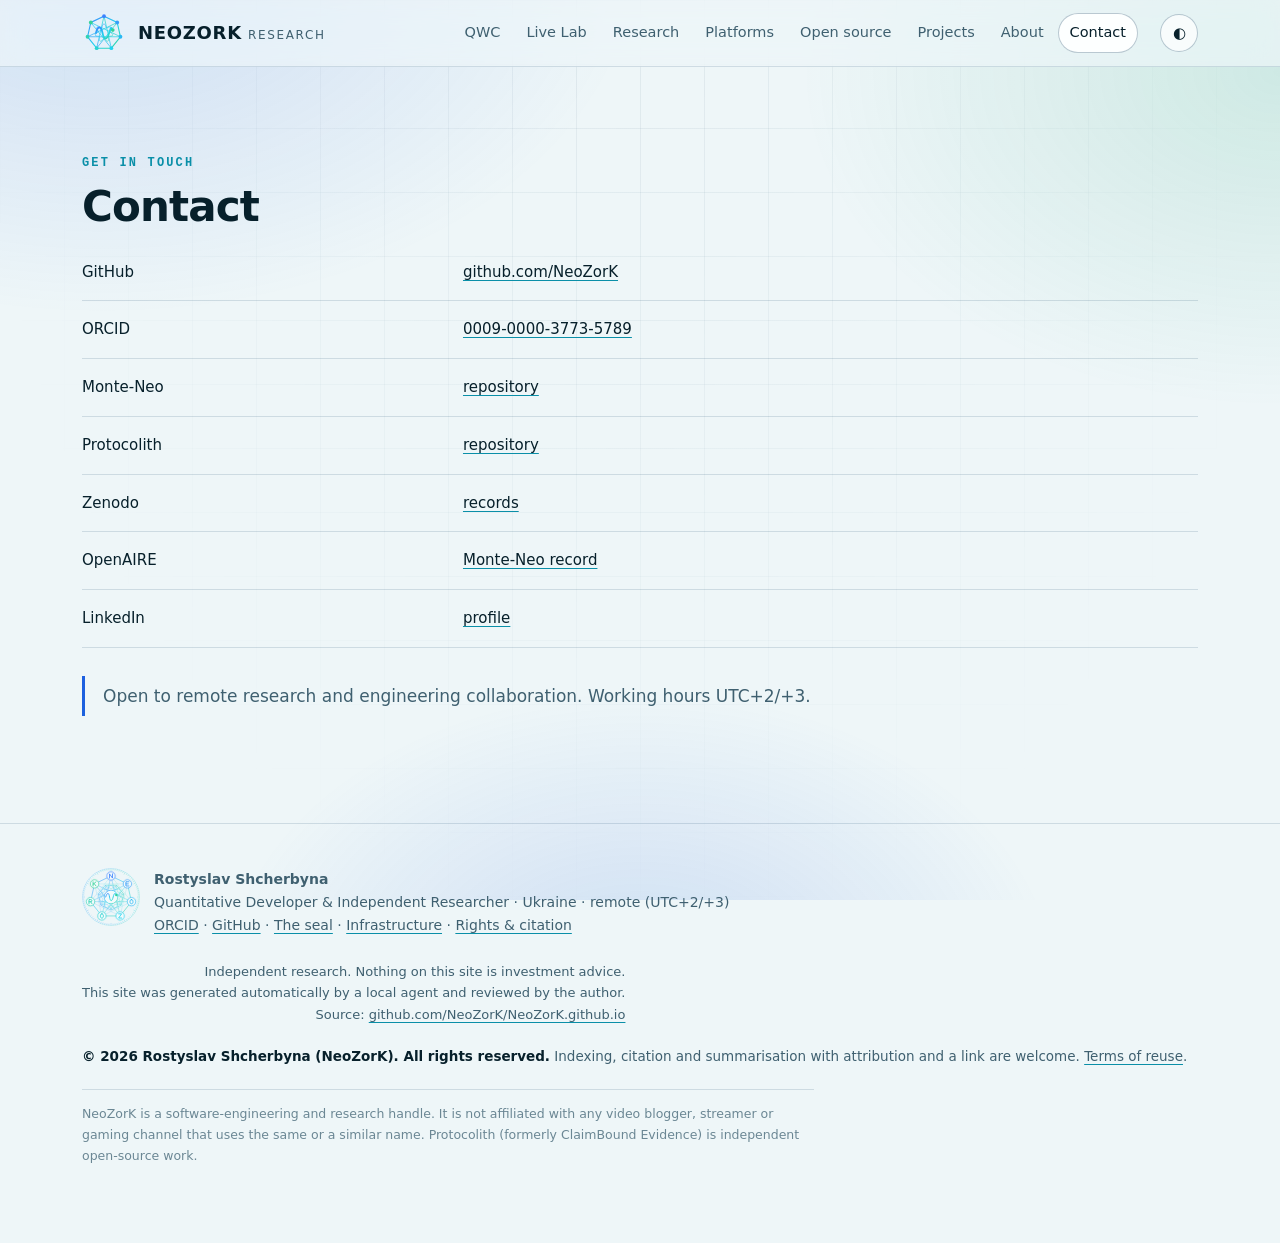
<file: contact.html>
<!doctype html>
<html lang="en">
<head>
<meta charset="utf-8">
<meta name="viewport" content="width=device-width, initial-scale=1">
<title>Contact · Rostyslav Shcherbyna</title>
<meta name="description" content="Contact and links.">
<meta name="author" content="Rostyslav Shcherbyna">
<meta name="copyright" content="© 2026 Rostyslav Shcherbyna (NeoZorK). All rights reserved.">
<meta name="rights" content="© 2026 Rostyslav Shcherbyna (NeoZorK). All rights reserved. Indexing, citation and summarisation with attribution and a link are welcome.">
<meta name="robots" content="index,follow,max-snippet:-1,max-image-preview:large">
<meta name="creator" content="Rostyslav Shcherbyna"><meta name="publisher" content="NeoZorK Research">
<meta name="DC.title" content="Contact · Rostyslav Shcherbyna"><meta name="DC.creator" content="Rostyslav Shcherbyna"><meta name="DC.rights" content="© 2026 Rostyslav Shcherbyna (NeoZorK). All rights reserved.">
<meta name="DC.language" content="en"><meta name="DC.publisher" content="NeoZorK Research"><meta name="DC.identifier" content="https://neozork.github.io/contact.html">
<link rel="canonical" href="https://neozork.github.io/contact.html">
<link rel="author" href="https://neozork.github.io/about.html"><link rel="me" href="https://orcid.org/0009-0000-3773-5789"><link rel="me" href="https://github.com/NeoZorK">
<link rel="alternate" type="text/plain" href="https://neozork.github.io/llms.txt" title="Summary for language-model agents">
<meta property="og:title" content="Contact · Rostyslav Shcherbyna"><meta property="og:description" content="Contact and links."><meta property="og:type" content="website">
<meta property="og:url" content="https://neozork.github.io/contact.html"><meta property="og:site_name" content="NeoZorK Research"><meta property="og:locale" content="en_US">
<meta name="twitter:card" content="summary_large_image"><meta name="twitter:title" content="Contact · Rostyslav Shcherbyna"><meta name="twitter:description" content="Contact and links.">
<meta property="og:image" content="https://neozork.github.io/assets/og.png"><meta property="og:image:width" content="1200"><meta property="og:image:height" content="630"><meta name="twitter:image" content="https://neozork.github.io/assets/og.png">
<meta name="theme-color" content="#050d16">
<meta name="generator" content="NeoZorK local agent">
<link rel="icon" href="data:image/svg+xml,%3Csvg%20xmlns%3D%22http%3A//www.w3.org/2000/svg%22%20viewBox%3D%220%200%20120%20120%22%3E%3Cdefs%3E%3ClinearGradient%20id%3D%22nzg%22%20x1%3D%220%22%20y1%3D%220%22%20x2%3D%221%22%20y2%3D%221%22%3E%3Cstop%20offset%3D%220%22%20stop-color%3D%22%233b82ff%22/%3E%3Cstop%20offset%3D%22.55%22%20stop-color%3D%22%2322d3ee%22/%3E%3Cstop%20offset%3D%221%22%20stop-color%3D%22%2334d399%22/%3E%3C/linearGradient%3E%3ClinearGradient%20id%3D%22nzg2%22%20x1%3D%221%22%20y1%3D%220%22%20x2%3D%220%22%20y2%3D%221%22%3E%3Cstop%20offset%3D%220%22%20stop-color%3D%22%2334d399%22/%3E%3Cstop%20offset%3D%22.5%22%20stop-color%3D%22%2322d3ee%22/%3E%3Cstop%20offset%3D%221%22%20stop-color%3D%22%233b82ff%22/%3E%3C/linearGradient%3E%3C/defs%3E%3Crect%20width%3D%22120%22%20height%3D%22120%22%20rx%3D%2226%22%20fill%3D%22%23050d16%22/%3E%3Cpath%20d%3D%22M60.00%2014.00L95.96%2031.32L104.85%2070.24L79.96%20101.44L40.04%20101.44L15.15%2070.24L24.04%2031.32Z%22%20fill%3D%22none%22%20stroke%3D%22url%28%23nzg%29%22%20stroke-width%3D%223%22/%3E%3Cpath%20d%3D%22M60.00%2014.00L79.96%20101.44L24.04%2031.32L104.85%2070.24L15.15%2070.24L95.96%2031.32L40.04%20101.44Z%22%20fill%3D%22none%22%20stroke%3D%22url%28%23nzg2%29%22%20stroke-width%3D%222.2%22%20opacity%3D%22.9%22/%3E%3Cpath%20d%3D%22M80.00%2060.00L80.38%2060.25L80.75%2060.50L81.12%2060.77L81.47%2061.04L81.81%2061.32L82.13%2061.61L82.43%2061.90L82.71%2062.20L82.97%2062.51L83.20%2062.82L83.40%2063.13L83.57%2063.44L83.71%2063.76L83.82%2064.07L83.90%2064.38L83.94%2064.69L83.95%2064.99L83.92%2065.29L83.85%2065.57L83.76%2065.86L83.62%2066.13L83.46%2066.39L83.26%2066.64L83.03%2066.87L82.77%2067.10L82.48%2067.31L82.17%2067.50L81.83%2067.68L81.47%2067.85L81.09%2068.00L80.69%2068.14L80.28%2068.26L79.85%2068.36L79.42%2068.46L78.98%2068.54L78.53%2068.61L78.08%2068.67L77.64%2068.72L77.19%2068.76L76.76%2068.79L76.33%2068.82L75.91%2068.85L75.50%2068.87L75.11%2068.89L74.74%2068.91L74.39%2068.94L74.05%2068.97L73.74%2069.00L73.45%2069.04L73.18%2069.10L72.94%2069.16L72.72%2069.24L72.52%2069.33L72.35%2069.44L72.21%2069.56L72.09%2069.71L71.99%2069.87L71.91%2070.05L71.86%2070.25L71.82%2070.47L71.80%2070.72L71.81%2070.98L71.82%2071.26L71.85%2071.57L71.89%2071.89L71.94%2072.24L72.00%2072.60L72.07%2072.97L72.13%2073.37L72.20%2073.78L72.27%2074.20L72.34%2074.63L72.40%2075.06L72.46%2075.51L72.50%2075.96L72.54%2076.41L72.56%2076.86L72.57%2077.31L72.57%2077.75L72.55%2078.18L72.51%2078.60L72.46%2079.01L72.38%2079.41L72.29%2079.79L72.18%2080.15L72.05%2080.48L71.90%2080.80L71.72%2081.08L71.53%2081.35L71.32%2081.58L71.10%2081.78L70.85%2081.95L70.59%2082.09L70.32%2082.20L70.02%2082.27L69.72%2082.32L69.41%2082.33L69.08%2082.30L68.75%2082.25L68.41%2082.16L68.06%2082.05L67.71%2081.90L67.35%2081.73L67.00%2081.54L66.64%2081.32L66.29%2081.08L65.94%2080.82L65.59%2080.54L65.25%2080.25L64.92%2079.95L64.59%2079.63L64.27%2079.32L63.96%2079.00L63.66%2078.67L63.36%2078.36L63.08%2078.04L62.81%2077.74L62.55%2077.44L62.29%2077.16L62.05%2076.89L61.82%2076.64L61.59%2076.41L61.37%2076.21L61.16%2076.02L60.96%2075.87L60.76%2075.74L60.57%2075.63L60.38%2075.56L60.19%2075.51L60.00%2075.50L59.81%2075.51L59.62%2075.56L59.43%2075.63L59.24%2075.74L59.04%2075.87L58.84%2076.02L58.63%2076.21L58.41%2076.41L58.18%2076.64L57.95%2076.89L57.71%2077.16L57.45%2077.44L57.19%2077.74L56.92%2078.04L56.64%2078.36L56.34%2078.67L56.04%2079.00L55.73%2079.32L55.41%2079.63L55.08%2079.95L54.75%2080.25L54.41%2080.54L54.06%2080.82L53.71%2081.08L53.36%2081.32L53.00%2081.54L52.65%2081.73L52.29%2081.90L51.94%2082.05L51.59%2082.16L51.25%2082.25L50.92%2082.30L50.59%2082.33L50.28%2082.32L49.98%2082.27L49.68%2082.20L49.41%2082.09L49.15%2081.95L48.90%2081.78L48.68%2081.58L48.47%2081.35L48.28%2081.08L48.10%2080.80L47.95%2080.48L47.82%2080.15L47.71%2079.79L47.62%2079.41L47.54%2079.01L47.49%2078.60L47.45%2078.18L47.43%2077.75L47.43%2077.31L47.44%2076.86L47.46%2076.41L47.50%2075.96L47.54%2075.51L47.60%2075.06L47.66%2074.63L47.73%2074.20L47.80%2073.78L47.87%2073.37L47.93%2072.97L48.00%2072.60L48.06%2072.24L48.11%2071.89L48.15%2071.57L48.18%2071.26L48.19%2070.98L48.20%2070.72L48.18%2070.47L48.14%2070.25L48.09%2070.05L48.01%2069.87L47.91%2069.71L47.79%2069.56L47.65%2069.44L47.48%2069.33L47.28%2069.24L47.06%2069.16L46.82%2069.10L46.55%2069.04L46.26%2069.00L45.95%2068.97L45.61%2068.94L45.26%2068.91L44.89%2068.89L44.50%2068.87L44.09%2068.85L43.67%2068.82L43.24%2068.79L42.81%2068.76L42.36%2068.72L41.92%2068.67L41.47%2068.61L41.02%2068.54L40.58%2068.46L40.15%2068.36L39.72%2068.26L39.31%2068.14L38.91%2068.00L38.53%2067.85L38.17%2067.68L37.83%2067.50L37.52%2067.31L37.23%2067.10L36.97%2066.87L36.74%2066.64L36.54%2066.39L36.38%2066.13L36.24%2065.86L36.15%2065.57L36.08%2065.29L36.05%2064.99L36.06%2064.69L36.10%2064.38L36.18%2064.07L36.29%2063.76L36.43%2063.44L36.60%2063.13L36.80%2062.82L37.03%2062.51L37.29%2062.20L37.57%2061.90L37.87%2061.61L38.19%2061.32L38.53%2061.04L38.88%2060.77L39.25%2060.50L39.62%2060.25L40.00%2060.00L40.38%2059.76L40.76%2059.54L41.14%2059.32L41.52%2059.11L41.88%2058.90L42.23%2058.71L42.57%2058.52L42.90%2058.34L43.20%2058.17L43.49%2058.00L43.75%2057.83L43.99%2057.66L44.21%2057.50L44.39%2057.33L44.55%2057.17L44.68%2057.00L44.79%2056.83L44.86%2056.65L44.90%2056.47L44.92%2056.28L44.90%2056.09L44.86%2055.88L44.79%2055.66L44.70%2055.43L44.58%2055.20L44.44%2054.94L44.28%2054.68L44.10%2054.41L43.90%2054.12L43.69%2053.81L43.47%2053.50L43.23%2053.17L42.99%2052.83L42.75%2052.48L42.50%2052.12L42.26%2051.75L42.01%2051.38L41.78%2050.99L41.55%2050.60L41.34%2050.21L41.14%2049.81L40.95%2049.41L40.78%2049.01L40.63%2048.61L40.51%2048.22L40.41%2047.83L40.33%2047.45L40.28%2047.08L40.26%2046.72L40.26%2046.38L40.29%2046.04L40.36%2045.73L40.45%2045.43L40.57%2045.15L40.72%2044.90L40.90%2044.66L41.11%2044.45L41.34%2044.26L41.60%2044.09L41.88%2043.95L42.19%2043.83L42.51%2043.74L42.86%2043.67L43.23%2043.63L43.61%2043.61L44.00%2043.61L44.41%2043.64L44.83%2043.68L45.25%2043.75L45.68%2043.84L46.11%2043.94L46.55%2044.05L46.98%2044.18L47.41%2044.32L47.83%2044.47L48.25%2044.63L48.66%2044.78L49.06%2044.94L49.45%2045.10L49.83%2045.26L50.19%2045.41L50.54%2045.56L50.87%2045.69L51.19%2045.81L51.49%2045.92L51.77%2046.01L52.04%2046.08L52.29%2046.13L52.52%2046.15L52.74%2046.16L52.94%2046.14L53.13%2046.09L53.30%2046.02L53.46%2045.92L53.61%2045.80L53.75%2045.64L53.88%2045.46L54.00%2045.26L54.11%2045.02L54.22%2044.76L54.33%2044.48L54.43%2044.17L54.53%2043.84L54.64%2043.49L54.74%2043.13L54.85%2042.75L54.96%2042.35L55.08%2041.94L55.21%2041.53L55.34%2041.11L55.49%2040.68L55.64%2040.26L55.80%2039.84L55.97%2039.42L56.15%2039.01L56.35%2038.61L56.55%2038.23L56.77%2037.86L56.99%2037.51L57.23%2037.18L57.48%2036.88L57.73%2036.60L57.99%2036.35L58.27%2036.13L58.54%2035.94L58.83%2035.78L59.12%2035.66L59.41%2035.57L59.70%2035.52L60.00%2035.50L60.30%2035.52L60.59%2035.57L60.88%2035.66L61.17%2035.78L61.46%2035.94L61.73%2036.13L62.01%2036.35L62.27%2036.60L62.52%2036.88L62.77%2037.18L63.01%2037.51L63.23%2037.86L63.45%2038.23L63.65%2038.61L63.85%2039.01L64.03%2039.42L64.20%2039.84L64.36%2040.26L64.51%2040.68L64.66%2041.11L64.79%2041.53L64.92%2041.94L65.04%2042.35L65.15%2042.75L65.26%2043.13L65.36%2043.49L65.47%2043.84L65.57%2044.17L65.67%2044.48L65.78%2044.76L65.89%2045.02L66.00%2045.26L66.12%2045.46L66.25%2045.64L66.39%2045.80L66.54%2045.92L66.70%2046.02L66.87%2046.09L67.06%2046.14L67.26%2046.16L67.48%2046.15L67.71%2046.13L67.96%2046.08L68.23%2046.01L68.51%2045.92L68.81%2045.81L69.13%2045.69L69.46%2045.56L69.81%2045.41L70.17%2045.26L70.55%2045.10L70.94%2044.94L71.34%2044.78L71.75%2044.63L72.17%2044.47L72.59%2044.32L73.02%2044.18L73.45%2044.05L73.89%2043.94L74.32%2043.84L74.75%2043.75L75.17%2043.68L75.59%2043.64L76.00%2043.61L76.39%2043.61L76.77%2043.63L77.14%2043.67L77.49%2043.74L77.81%2043.83L78.12%2043.95L78.40%2044.09L78.66%2044.26L78.89%2044.45L79.10%2044.66L79.28%2044.90L79.43%2045.15L79.55%2045.43L79.64%2045.73L79.71%2046.04L79.74%2046.38L79.74%2046.72L79.72%2047.08L79.67%2047.45L79.59%2047.83L79.49%2048.22L79.37%2048.61L79.22%2049.01L79.05%2049.41L78.86%2049.81L78.66%2050.21L78.45%2050.60L78.22%2050.99L77.99%2051.38L77.74%2051.75L77.50%2052.12L77.25%2052.48L77.01%2052.83L76.77%2053.17L76.53%2053.50L76.31%2053.81L76.10%2054.12L75.90%2054.41L75.72%2054.68L75.56%2054.94L75.42%2055.20L75.30%2055.43L75.21%2055.66L75.14%2055.88L75.10%2056.09L75.08%2056.28L75.10%2056.47L75.14%2056.65L75.21%2056.83L75.32%2057.00L75.45%2057.17L75.61%2057.33L75.79%2057.50L76.01%2057.66L76.25%2057.83L76.51%2058.00L76.80%2058.17L77.10%2058.34L77.43%2058.52L77.77%2058.71L78.12%2058.90L78.48%2059.11L78.86%2059.32L79.24%2059.54L79.62%2059.76L80.00%2060.00Z%22%20fill%3D%22none%22%20stroke%3D%22url%28%23nzg%29%22%20stroke-width%3D%222%22/%3E%3Cpath%20d%3D%22M38%2060C43%2040%2052%2040%2056%2060S68%2080%2074%2060%2080%2046%2084%2052%22%20fill%3D%22none%22%20stroke%3D%22url%28%23nzg%29%22%20stroke-width%3D%225%22%20stroke-linecap%3D%22round%22/%3E%3Ccircle%20cx%3D%2284%22%20cy%3D%2252%22%20r%3D%225%22%20fill%3D%22%2334d399%22/%3E%3Ccircle%20cx%3D%2260.00%22%20cy%3D%2214.00%22%20r%3D%225.2%22%20fill%3D%22%233b82ff%22/%3E%3Ccircle%20cx%3D%2295.96%22%20cy%3D%2231.32%22%20r%3D%225.2%22%20fill%3D%22%23339df9%22/%3E%3Ccircle%20cx%3D%22104.85%22%20cy%3D%2270.24%22%20r%3D%225.2%22%20fill%3D%22%232ab8f4%22/%3E%3Ccircle%20cx%3D%2279.96%22%20cy%3D%22101.44%22%20r%3D%225.2%22%20fill%3D%22%2322d3ee%22/%3E%3Ccircle%20cx%3D%2240.04%22%20cy%3D%22101.44%22%20r%3D%225.2%22%20fill%3D%22%2328d3d2%22/%3E%3Ccircle%20cx%3D%2215.15%22%20cy%3D%2270.24%22%20r%3D%225.2%22%20fill%3D%22%232ed3b5%22/%3E%3Ccircle%20cx%3D%2224.04%22%20cy%3D%2231.32%22%20r%3D%225.2%22%20fill%3D%22%2334d399%22/%3E%3C/svg%3E">
<link rel="stylesheet" href="assets/style.css">
<script type="application/ld+json">{"@context": "https://schema.org", "@graph": [{"@type": "Person", "@id": "https://neozork.github.io/#person", "name": "Rostyslav Shcherbyna", "alternateName": ["NeoZorK"], "url": "https://neozork.github.io/", "jobTitle": "Quantitative Developer & Independent Researcher", "sameAs": ["https://github.com/NeoZorK", "https://orcid.org/0009-0000-3773-5789", "https://doi.org/10.5281/zenodo.23479894", "https://www.linkedin.com/in/rostyslav-sh-", "https://explore.openaire.eu/search/result?id=od______2659%3A%3Ad7c40fba4087e0752ef89d2d1fd250f1"], "knowsAbout": ["Time-series science", "Econophysics", "Superstatistics", "Quantum-inspired modelling", "Evidence & reproducibility", "AI architecture"], "identifier": {"@type": "PropertyValue", "propertyID": "ORCID", "value": "0009-0000-3773-5789"}, "worksFor": {"@id": "https://neozork.github.io/#org"}, "image": "https://neozork.github.io/assets/portrait.jpg"}, {"@type": "Organization", "@id": "https://neozork.github.io/#org", "name": "NeoZorK Research", "url": "https://neozork.github.io/", "founder": {"@id": "https://neozork.github.io/#person"}, "logo": "https://neozork.github.io/assets/seal.svg"}, {"@type": "WebSite", "@id": "https://neozork.github.io/#site", "url": "https://neozork.github.io/", "name": "NeoZorK Research", "inLanguage": "en", "publisher": {"@id": "https://neozork.github.io/#org"}, "copyrightHolder": {"@id": "https://neozork.github.io/#person"}}, {"@type": "ContactPage", "@id": "https://neozork.github.io/contact.html#page", "url": "https://neozork.github.io/contact.html", "name": "Contact · Rostyslav Shcherbyna", "description": "Contact and links.", "inLanguage": "en", "isPartOf": {"@id": "https://neozork.github.io/#site"}, "author": {"@id": "https://neozork.github.io/#person"}, "creator": {"@id": "https://neozork.github.io/#person"}, "copyrightHolder": {"@id": "https://neozork.github.io/#person"}, "copyrightYear": 2026, "copyrightNotice": "© 2026 Rostyslav Shcherbyna (NeoZorK). All rights reserved.", "dateModified": "2026-10-19", "isAccessibleForFree": true}]}</script>
</head>
<body>
<svg width="0" height="0" style="position:absolute" aria-hidden="true"><defs><linearGradient id="nzg" x1="0" y1="0" x2="1" y2="1"><stop offset="0" stop-color="#3b82ff"/><stop offset=".55" stop-color="#22d3ee"/><stop offset="1" stop-color="#34d399"/></linearGradient><linearGradient id="nzg2" x1="1" y1="0" x2="0" y2="1"><stop offset="0" stop-color="#34d399"/><stop offset=".5" stop-color="#22d3ee"/><stop offset="1" stop-color="#3b82ff"/></linearGradient><symbol id="nz-mark" viewBox="0 0 120 120"><circle cx="60" cy="60" r="59" fill="none" stroke="url(#nzg)" stroke-width=".5" opacity=".7"/><path d="M60.00 5.40L60.00 1.80M64.20 3.96L64.35 1.96M68.38 4.43L68.67 2.45M72.51 5.21L72.95 3.26M76.57 6.30L77.15 4.39M80.53 7.68L81.26 5.82M84.38 9.37L85.25 7.56M87.30 12.72L89.10 9.60M91.66 13.57L92.79 11.91M95.04 16.06L96.29 14.50M98.23 18.80L99.59 17.34M101.20 21.77L102.66 20.41M103.94 24.96L105.50 23.71M106.43 28.34L108.09 27.21M107.28 32.70L110.40 30.90M110.63 35.62L112.44 34.75M112.32 39.47L114.18 38.74M113.70 43.43L115.61 42.85M114.79 47.49L116.74 47.05M115.57 51.62L117.55 51.33M116.04 55.80L118.04 55.65M114.60 60.00L118.20 60.00M116.04 64.20L118.04 64.35M115.57 68.38L117.55 68.67M114.79 72.51L116.74 72.95M113.70 76.57L115.61 77.15M112.32 80.53L114.18 81.26M110.63 84.38L112.44 85.25M107.28 87.30L110.40 89.10M106.43 91.66L108.09 92.79M103.94 95.04L105.50 96.29M101.20 98.23L102.66 99.59M98.23 101.20L99.59 102.66M95.04 103.94L96.29 105.50M91.66 106.43L92.79 108.09M87.30 107.28L89.10 110.40M84.38 110.63L85.25 112.44M80.53 112.32L81.26 114.18M76.57 113.70L77.15 115.61M72.51 114.79L72.95 116.74M68.38 115.57L68.67 117.55M64.20 116.04L64.35 118.04M60.00 114.60L60.00 118.20M55.80 116.04L55.65 118.04M51.62 115.57L51.33 117.55M47.49 114.79L47.05 116.74M43.43 113.70L42.85 115.61M39.47 112.32L38.74 114.18M35.62 110.63L34.75 112.44M32.70 107.28L30.90 110.40M28.34 106.43L27.21 108.09M24.96 103.94L23.71 105.50M21.77 101.20L20.41 102.66M18.80 98.23L17.34 99.59M16.06 95.04L14.50 96.29M13.57 91.66L11.91 92.79M12.72 87.30L9.60 89.10M9.37 84.38L7.56 85.25M7.68 80.53L5.82 81.26M6.30 76.57L4.39 77.15M5.21 72.51L3.26 72.95M4.43 68.38L2.45 68.67M3.96 64.20L1.96 64.35M5.40 60.00L1.80 60.00M3.96 55.80L1.96 55.65M4.43 51.62L2.45 51.33M5.21 47.49L3.26 47.05M6.30 43.43L4.39 42.85M7.68 39.47L5.82 38.74M9.37 35.62L7.56 34.75M12.72 32.70L9.60 30.90M13.57 28.34L11.91 27.21M16.06 24.96L14.50 23.71M18.80 21.77L17.34 20.41M21.77 18.80L20.41 17.34M24.96 16.06L23.71 14.50M28.34 13.57L27.21 11.91M32.70 12.72L30.90 9.60M35.62 9.37L34.75 7.56M39.47 7.68L38.74 5.82M43.43 6.30L42.85 4.39M47.49 5.21L47.05 3.26M51.62 4.43L51.33 2.45M55.80 3.96L55.65 1.96" fill="none" stroke="url(#nzg2)" stroke-width=".55" stroke-linecap="round"/><path d="M60.00 16.50L78.87 99.19L25.99 32.88L102.41 69.68L17.59 69.68L94.01 32.88L41.13 99.19Z" fill="none" stroke="url(#nzg)" stroke-width=".8" opacity=".85"/><path d="M60.00 16.50L102.41 69.68L41.13 99.19L25.99 32.88L94.01 32.88L78.87 99.19L17.59 69.68Z" fill="none" stroke="url(#nzg2)" stroke-width=".55" opacity=".55"/><path d="M60.00 16.50L94.01 32.88L102.41 69.68L78.87 99.19L41.13 99.19L17.59 69.68L25.99 32.88Z" fill="none" stroke="url(#nzg)" stroke-width="1.1"/><path d="M71.71 35.67L86.32 53.99L81.11 76.83L60.00 87.00L38.89 76.83L33.68 53.99L48.29 35.67Z" fill="none" stroke="url(#nzg2)" stroke-width=".9"/><path d="M71.71 35.67L60.00 87.00L48.29 35.67L81.11 76.83L33.68 53.99L86.32 53.99L38.89 76.83Z" fill="none" stroke="url(#nzg)" stroke-width=".6" opacity=".8"/><path d="M80.50 60.00L80.77 60.25L81.03 60.51L81.29 60.77L81.54 61.04L81.77 61.32L82.00 61.60L82.21 61.88L82.40 62.17L82.57 62.46L82.73 62.76L82.86 63.06L82.97 63.35L83.06 63.65L83.13 63.95L83.17 64.25L83.18 64.54L83.17 64.83L83.14 65.11L83.08 65.39L82.99 65.67L82.88 65.93L82.74 66.19L82.58 66.44L82.39 66.68L82.19 66.91L81.96 67.13L81.71 67.35L81.45 67.55L81.16 67.74L80.87 67.91L80.56 68.08L80.24 68.24L79.90 68.39L79.56 68.52L79.22 68.65L78.87 68.77L78.52 68.88L78.17 68.98L77.82 69.08L77.47 69.17L77.13 69.26L76.80 69.34L76.47 69.42L76.16 69.50L75.85 69.58L75.56 69.67L75.28 69.75L75.02 69.84L74.77 69.94L74.54 70.04L74.32 70.14L74.12 70.26L73.94 70.39L73.77 70.52L73.62 70.67L73.49 70.83L73.37 71.01L73.27 71.19L73.18 71.40L73.10 71.61L73.04 71.84L72.99 72.08L72.95 72.34L72.92 72.61L72.90 72.90L72.88 73.19L72.87 73.50L72.86 73.82L72.85 74.15L72.84 74.50L72.83 74.84L72.82 75.20L72.81 75.56L72.79 75.92L72.76 76.29L72.73 76.66L72.68 77.02L72.63 77.38L72.57 77.74L72.49 78.10L72.40 78.44L72.30 78.77L72.18 79.10L72.05 79.40L71.91 79.70L71.75 79.98L71.58 80.24L71.39 80.48L71.19 80.70L70.97 80.90L70.74 81.08L70.50 81.24L70.25 81.37L69.98 81.48L69.71 81.56L69.42 81.62L69.13 81.66L68.82 81.67L68.52 81.66L68.20 81.63L67.89 81.57L67.56 81.50L67.24 81.40L66.92 81.29L66.59 81.15L66.27 81.00L65.95 80.84L65.63 80.66L65.31 80.48L65.00 80.28L64.69 80.08L64.39 79.87L64.09 79.65L63.81 79.44L63.52 79.23L63.25 79.02L62.98 78.81L62.72 78.61L62.46 78.42L62.22 78.24L61.97 78.08L61.74 77.92L61.51 77.78L61.28 77.66L61.06 77.55L60.84 77.46L60.63 77.39L60.42 77.34L60.21 77.31L60.00 77.30L59.79 77.31L59.58 77.34L59.37 77.39L59.16 77.46L58.94 77.55L58.72 77.66L58.49 77.78L58.26 77.92L58.03 78.08L57.78 78.24L57.54 78.42L57.28 78.61L57.02 78.81L56.75 79.02L56.48 79.23L56.19 79.44L55.91 79.65L55.61 79.87L55.31 80.08L55.00 80.28L54.69 80.48L54.37 80.66L54.05 80.84L53.73 81.00L53.41 81.15L53.08 81.29L52.76 81.40L52.44 81.50L52.11 81.57L51.80 81.63L51.48 81.66L51.18 81.67L50.87 81.66L50.58 81.62L50.29 81.56L50.02 81.48L49.75 81.37L49.50 81.24L49.26 81.08L49.03 80.90L48.81 80.70L48.61 80.48L48.42 80.24L48.25 79.98L48.09 79.70L47.95 79.40L47.82 79.10L47.70 78.77L47.60 78.44L47.51 78.10L47.43 77.74L47.37 77.38L47.32 77.02L47.27 76.66L47.24 76.29L47.21 75.92L47.19 75.56L47.18 75.20L47.17 74.84L47.16 74.50L47.15 74.15L47.14 73.82L47.13 73.50L47.12 73.19L47.10 72.90L47.08 72.61L47.05 72.34L47.01 72.08L46.96 71.84L46.90 71.61L46.82 71.40L46.73 71.19L46.63 71.01L46.51 70.83L46.38 70.67L46.23 70.52L46.06 70.39L45.88 70.26L45.68 70.14L45.46 70.04L45.23 69.94L44.98 69.84L44.72 69.75L44.44 69.67L44.15 69.58L43.84 69.50L43.53 69.42L43.20 69.34L42.87 69.26L42.53 69.17L42.18 69.08L41.83 68.98L41.48 68.88L41.13 68.77L40.78 68.65L40.44 68.52L40.10 68.39L39.76 68.24L39.44 68.08L39.13 67.91L38.84 67.74L38.55 67.55L38.29 67.35L38.04 67.13L37.81 66.91L37.61 66.68L37.42 66.44L37.26 66.19L37.12 65.93L37.01 65.67L36.92 65.39L36.86 65.11L36.83 64.83L36.82 64.54L36.83 64.25L36.87 63.95L36.94 63.65L37.03 63.35L37.14 63.06L37.27 62.76L37.43 62.46L37.60 62.17L37.79 61.88L38.00 61.60L38.23 61.32L38.46 61.04L38.71 60.77L38.97 60.51L39.23 60.25L39.50 60.00L39.77 59.76L40.04 59.52L40.32 59.29L40.58 59.06L40.85 58.84L41.10 58.63L41.35 58.42L41.59 58.21L41.82 58.01L42.03 57.82L42.22 57.62L42.40 57.43L42.57 57.24L42.71 57.05L42.84 56.86L42.95 56.66L43.04 56.47L43.10 56.27L43.15 56.06L43.18 55.85L43.19 55.64L43.18 55.42L43.15 55.19L43.10 54.96L43.04 54.72L42.97 54.47L42.87 54.21L42.77 53.94L42.66 53.66L42.53 53.38L42.40 53.08L42.26 52.78L42.12 52.47L41.98 52.15L41.83 51.82L41.69 51.49L41.55 51.15L41.42 50.81L41.29 50.47L41.17 50.12L41.06 49.77L40.97 49.42L40.88 49.07L40.82 48.72L40.77 48.37L40.73 48.03L40.72 47.70L40.73 47.37L40.75 47.05L40.80 46.75L40.86 46.45L40.95 46.16L41.06 45.89L41.20 45.63L41.35 45.39L41.52 45.16L41.72 44.95L41.93 44.76L42.16 44.58L42.42 44.42L42.68 44.28L42.97 44.16L43.27 44.06L43.58 43.97L43.90 43.90L44.24 43.85L44.58 43.82L44.93 43.80L45.29 43.80L45.65 43.81L46.02 43.83L46.38 43.86L46.75 43.90L47.11 43.96L47.48 44.01L47.83 44.08L48.19 44.15L48.53 44.22L48.87 44.28L49.20 44.35L49.52 44.42L49.83 44.48L50.13 44.53L50.42 44.58L50.70 44.61L50.96 44.64L51.22 44.65L51.46 44.65L51.70 44.63L51.92 44.60L52.13 44.55L52.33 44.48L52.52 44.40L52.70 44.30L52.88 44.18L53.05 44.04L53.21 43.88L53.36 43.70L53.52 43.51L53.66 43.29L53.81 43.07L53.96 42.82L54.10 42.56L54.25 42.29L54.39 42.01L54.54 41.71L54.70 41.41L54.85 41.10L55.02 40.79L55.19 40.47L55.36 40.15L55.54 39.83L55.73 39.52L55.93 39.20L56.13 38.90L56.35 38.60L56.57 38.32L56.79 38.04L57.03 37.79L57.27 37.54L57.52 37.32L57.78 37.11L58.04 36.93L58.31 36.76L58.59 36.62L58.86 36.51L59.14 36.42L59.43 36.35L59.71 36.31L60.00 36.30L60.29 36.31L60.57 36.35L60.86 36.42L61.14 36.51L61.41 36.62L61.69 36.76L61.96 36.93L62.22 37.11L62.48 37.32L62.73 37.54L62.97 37.79L63.21 38.04L63.43 38.32L63.65 38.60L63.87 38.90L64.07 39.20L64.27 39.52L64.46 39.83L64.64 40.15L64.81 40.47L64.98 40.79L65.15 41.10L65.30 41.41L65.46 41.71L65.61 42.01L65.75 42.29L65.90 42.56L66.04 42.82L66.19 43.07L66.34 43.29L66.48 43.51L66.64 43.70L66.79 43.88L66.95 44.04L67.12 44.18L67.30 44.30L67.48 44.40L67.67 44.48L67.87 44.55L68.08 44.60L68.30 44.63L68.54 44.65L68.78 44.65L69.04 44.64L69.30 44.61L69.58 44.58L69.87 44.53L70.17 44.48L70.48 44.42L70.80 44.35L71.13 44.28L71.47 44.22L71.81 44.15L72.17 44.08L72.52 44.01L72.89 43.96L73.25 43.90L73.62 43.86L73.98 43.83L74.35 43.81L74.71 43.80L75.07 43.80L75.42 43.82L75.76 43.85L76.10 43.90L76.42 43.97L76.73 44.06L77.03 44.16L77.32 44.28L77.58 44.42L77.84 44.58L78.07 44.76L78.28 44.95L78.48 45.16L78.65 45.39L78.80 45.63L78.94 45.89L79.05 46.16L79.14 46.45L79.20 46.75L79.25 47.05L79.27 47.37L79.28 47.70L79.27 48.03L79.23 48.37L79.18 48.72L79.12 49.07L79.03 49.42L78.94 49.77L78.83 50.12L78.71 50.47L78.58 50.81L78.45 51.15L78.31 51.49L78.17 51.82L78.02 52.15L77.88 52.47L77.74 52.78L77.60 53.08L77.47 53.38L77.34 53.66L77.23 53.94L77.13 54.21L77.03 54.47L76.96 54.72L76.90 54.96L76.85 55.19L76.82 55.42L76.81 55.64L76.82 55.85L76.85 56.06L76.90 56.27L76.96 56.47L77.05 56.66L77.16 56.86L77.29 57.05L77.43 57.24L77.60 57.43L77.78 57.62L77.97 57.82L78.18 58.01L78.41 58.21L78.65 58.42L78.90 58.63L79.15 58.84L79.42 59.06L79.68 59.29L79.96 59.52L80.23 59.76L80.50 60.00Z" fill="none" stroke="url(#nzg)" stroke-width=".55"/><path d="M80.50 60.00L80.23 60.24L79.96 60.48L79.68 60.71L79.42 60.94L79.15 61.16L78.90 61.37L78.65 61.58L78.41 61.79L78.18 61.99L77.97 62.18L77.78 62.38L77.60 62.57L77.43 62.76L77.29 62.95L77.16 63.14L77.05 63.34L76.96 63.53L76.90 63.73L76.85 63.94L76.82 64.15L76.81 64.36L76.82 64.58L76.85 64.81L76.90 65.04L76.96 65.28L77.03 65.53L77.13 65.79L77.23 66.06L77.34 66.34L77.47 66.62L77.60 66.92L77.74 67.22L77.88 67.53L78.02 67.85L78.17 68.18L78.31 68.51L78.45 68.85L78.58 69.19L78.71 69.53L78.83 69.88L78.94 70.23L79.03 70.58L79.12 70.93L79.18 71.28L79.23 71.63L79.27 71.97L79.28 72.30L79.27 72.63L79.25 72.95L79.20 73.25L79.14 73.55L79.05 73.84L78.94 74.11L78.80 74.37L78.65 74.61L78.48 74.84L78.28 75.05L78.07 75.24L77.84 75.42L77.58 75.58L77.32 75.72L77.03 75.84L76.73 75.94L76.42 76.03L76.10 76.10L75.76 76.15L75.42 76.18L75.07 76.20L74.71 76.20L74.35 76.19L73.98 76.17L73.62 76.14L73.25 76.10L72.89 76.04L72.52 75.99L72.17 75.92L71.81 75.85L71.47 75.78L71.13 75.72L70.80 75.65L70.48 75.58L70.17 75.52L69.87 75.47L69.58 75.42L69.30 75.39L69.04 75.36L68.78 75.35L68.54 75.35L68.30 75.37L68.08 75.40L67.87 75.45L67.67 75.52L67.48 75.60L67.30 75.70L67.12 75.82L66.95 75.96L66.79 76.12L66.64 76.30L66.48 76.49L66.34 76.71L66.19 76.93L66.04 77.18L65.90 77.44L65.75 77.71L65.61 77.99L65.46 78.29L65.30 78.59L65.15 78.90L64.98 79.21L64.81 79.53L64.64 79.85L64.46 80.17L64.27 80.48L64.07 80.80L63.87 81.10L63.65 81.40L63.43 81.68L63.21 81.96L62.97 82.21L62.73 82.46L62.48 82.68L62.22 82.89L61.96 83.07L61.69 83.24L61.41 83.38L61.14 83.49L60.86 83.58L60.57 83.65L60.29 83.69L60.00 83.70L59.71 83.69L59.43 83.65L59.14 83.58L58.86 83.49L58.59 83.38L58.31 83.24L58.04 83.07L57.78 82.89L57.52 82.68L57.27 82.46L57.03 82.21L56.79 81.96L56.57 81.68L56.35 81.40L56.13 81.10L55.93 80.80L55.73 80.48L55.54 80.17L55.36 79.85L55.19 79.53L55.02 79.21L54.85 78.90L54.70 78.59L54.54 78.29L54.39 77.99L54.25 77.71L54.10 77.44L53.96 77.18L53.81 76.93L53.66 76.71L53.52 76.49L53.36 76.30L53.21 76.12L53.05 75.96L52.88 75.82L52.70 75.70L52.52 75.60L52.33 75.52L52.13 75.45L51.92 75.40L51.70 75.37L51.46 75.35L51.22 75.35L50.96 75.36L50.70 75.39L50.42 75.42L50.13 75.47L49.83 75.52L49.52 75.58L49.20 75.65L48.87 75.72L48.53 75.78L48.19 75.85L47.83 75.92L47.48 75.99L47.11 76.04L46.75 76.10L46.38 76.14L46.02 76.17L45.65 76.19L45.29 76.20L44.93 76.20L44.58 76.18L44.24 76.15L43.90 76.10L43.58 76.03L43.27 75.94L42.97 75.84L42.68 75.72L42.42 75.58L42.16 75.42L41.93 75.24L41.72 75.05L41.52 74.84L41.35 74.61L41.20 74.37L41.06 74.11L40.95 73.84L40.86 73.55L40.80 73.25L40.75 72.95L40.73 72.63L40.72 72.30L40.73 71.97L40.77 71.63L40.82 71.28L40.88 70.93L40.97 70.58L41.06 70.23L41.17 69.88L41.29 69.53L41.42 69.19L41.55 68.85L41.69 68.51L41.83 68.18L41.98 67.85L42.12 67.53L42.26 67.22L42.40 66.92L42.53 66.62L42.66 66.34L42.77 66.06L42.87 65.79L42.97 65.53L43.04 65.28L43.10 65.04L43.15 64.81L43.18 64.58L43.19 64.36L43.18 64.15L43.15 63.94L43.10 63.73L43.04 63.53L42.95 63.34L42.84 63.14L42.71 62.95L42.57 62.76L42.40 62.57L42.22 62.38L42.03 62.18L41.82 61.99L41.59 61.79L41.35 61.58L41.10 61.37L40.85 61.16L40.58 60.94L40.32 60.71L40.04 60.48L39.77 60.24L39.50 60.00L39.23 59.75L38.97 59.49L38.71 59.23L38.46 58.96L38.23 58.68L38.00 58.40L37.79 58.12L37.60 57.83L37.43 57.54L37.27 57.24L37.14 56.94L37.03 56.65L36.94 56.35L36.87 56.05L36.83 55.75L36.82 55.46L36.83 55.17L36.86 54.89L36.92 54.61L37.01 54.33L37.12 54.07L37.26 53.81L37.42 53.56L37.61 53.32L37.81 53.09L38.04 52.87L38.29 52.65L38.55 52.45L38.84 52.26L39.13 52.09L39.44 51.92L39.76 51.76L40.10 51.61L40.44 51.48L40.78 51.35L41.13 51.23L41.48 51.12L41.83 51.02L42.18 50.92L42.53 50.83L42.87 50.74L43.20 50.66L43.53 50.58L43.84 50.50L44.15 50.42L44.44 50.33L44.72 50.25L44.98 50.16L45.23 50.06L45.46 49.96L45.68 49.86L45.88 49.74L46.06 49.61L46.23 49.48L46.38 49.33L46.51 49.17L46.63 48.99L46.73 48.81L46.82 48.60L46.90 48.39L46.96 48.16L47.01 47.92L47.05 47.66L47.08 47.39L47.10 47.10L47.12 46.81L47.13 46.50L47.14 46.18L47.15 45.85L47.16 45.50L47.17 45.16L47.18 44.80L47.19 44.44L47.21 44.08L47.24 43.71L47.27 43.34L47.32 42.98L47.37 42.62L47.43 42.26L47.51 41.90L47.60 41.56L47.70 41.23L47.82 40.90L47.95 40.60L48.09 40.30L48.25 40.02L48.42 39.76L48.61 39.52L48.81 39.30L49.03 39.10L49.26 38.92L49.50 38.76L49.75 38.63L50.02 38.52L50.29 38.44L50.58 38.38L50.87 38.34L51.18 38.33L51.48 38.34L51.80 38.37L52.11 38.43L52.44 38.50L52.76 38.60L53.08 38.71L53.41 38.85L53.73 39.00L54.05 39.16L54.37 39.34L54.69 39.52L55.00 39.72L55.31 39.92L55.61 40.13L55.91 40.35L56.19 40.56L56.48 40.77L56.75 40.98L57.02 41.19L57.28 41.39L57.54 41.58L57.78 41.76L58.03 41.92L58.26 42.08L58.49 42.22L58.72 42.34L58.94 42.45L59.16 42.54L59.37 42.61L59.58 42.66L59.79 42.69L60.00 42.70L60.21 42.69L60.42 42.66L60.63 42.61L60.84 42.54L61.06 42.45L61.28 42.34L61.51 42.22L61.74 42.08L61.97 41.92L62.22 41.76L62.46 41.58L62.72 41.39L62.98 41.19L63.25 40.98L63.52 40.77L63.81 40.56L64.09 40.35L64.39 40.13L64.69 39.92L65.00 39.72L65.31 39.52L65.63 39.34L65.95 39.16L66.27 39.00L66.59 38.85L66.92 38.71L67.24 38.60L67.56 38.50L67.89 38.43L68.20 38.37L68.52 38.34L68.82 38.33L69.13 38.34L69.42 38.38L69.71 38.44L69.98 38.52L70.25 38.63L70.50 38.76L70.74 38.92L70.97 39.10L71.19 39.30L71.39 39.52L71.58 39.76L71.75 40.02L71.91 40.30L72.05 40.60L72.18 40.90L72.30 41.23L72.40 41.56L72.49 41.90L72.57 42.26L72.63 42.62L72.68 42.98L72.73 43.34L72.76 43.71L72.79 44.08L72.81 44.44L72.82 44.80L72.83 45.16L72.84 45.50L72.85 45.85L72.86 46.18L72.87 46.50L72.88 46.81L72.90 47.10L72.92 47.39L72.95 47.66L72.99 47.92L73.04 48.16L73.10 48.39L73.18 48.60L73.27 48.81L73.37 48.99L73.49 49.17L73.62 49.33L73.77 49.48L73.94 49.61L74.12 49.74L74.32 49.86L74.54 49.96L74.77 50.06L75.02 50.16L75.28 50.25L75.56 50.33L75.85 50.42L76.16 50.50L76.47 50.58L76.80 50.66L77.13 50.74L77.47 50.83L77.82 50.92L78.17 51.02L78.52 51.12L78.87 51.23L79.22 51.35L79.56 51.48L79.90 51.61L80.24 51.76L80.56 51.92L80.87 52.09L81.16 52.26L81.45 52.45L81.71 52.65L81.96 52.87L82.19 53.09L82.39 53.32L82.58 53.56L82.74 53.81L82.88 54.07L82.99 54.33L83.08 54.61L83.14 54.89L83.17 55.17L83.18 55.46L83.17 55.75L83.13 56.05L83.06 56.35L82.97 56.65L82.86 56.94L82.73 57.24L82.57 57.54L82.40 57.83L82.21 58.12L82.00 58.40L81.77 58.68L81.54 58.96L81.29 59.23L81.03 59.49L80.77 59.75L80.50 60.00Z" fill="none" stroke="url(#nzg2)" stroke-width=".55"/><circle cx="60" cy="60" r="14" style="fill:var(--logo-core,#06111b)" stroke="url(#nzg)" stroke-width="1.2"/><path d="M49 60C52 50 55.500 50 57 60S62 70 64.500 60 69.500 51 71 56" fill="none" stroke="url(#nzg)" stroke-width="1.9" stroke-linecap="round"/><circle cx="71" cy="56" r="2.5" fill="#34d399"/><g><circle cx="60.00" cy="16.50" r="8.6" style="fill:var(--logo-core,#06111b)" stroke="#3b82ff" stroke-width="1.2"/><circle cx="60.00" cy="16.50" r="10.4" fill="none" stroke="#3b82ff" stroke-width=".35" stroke-dasharray="1.2 1.6" opacity=".8"/><path d="M0 14V0L10 14V0" transform="translate(56.90 12.16) scale(0.62)" fill="none" stroke="#3b82ff" stroke-width="2.7" stroke-linecap="round" stroke-linejoin="round"/></g><g><circle cx="94.01" cy="32.88" r="8.6" style="fill:var(--logo-core,#06111b)" stroke="#339df9" stroke-width="1.2"/><circle cx="94.01" cy="32.88" r="10.4" fill="none" stroke="#339df9" stroke-width=".35" stroke-dasharray="1.2 1.6" opacity=".8"/><path d="M10 0H0V14H10M0 7H8" transform="translate(90.91 28.54) scale(0.62)" fill="none" stroke="#339df9" stroke-width="2.7" stroke-linecap="round" stroke-linejoin="round"/></g><g><circle cx="102.41" cy="69.68" r="8.6" style="fill:var(--logo-core,#06111b)" stroke="#2ab8f4" stroke-width="1.2"/><circle cx="102.41" cy="69.68" r="10.4" fill="none" stroke="#2ab8f4" stroke-width=".35" stroke-dasharray="1.2 1.6" opacity=".8"/><path d="M5 0C9 0 10 3 10 7S9 14 5 14 0 11 0 7 1 0 5 0Z" transform="translate(99.31 65.34) scale(0.62)" fill="none" stroke="#2ab8f4" stroke-width="2.7" stroke-linecap="round" stroke-linejoin="round"/></g><g><circle cx="78.87" cy="99.19" r="8.6" style="fill:var(--logo-core,#06111b)" stroke="#22d3ee" stroke-width="1.2"/><circle cx="78.87" cy="99.19" r="10.4" fill="none" stroke="#22d3ee" stroke-width=".35" stroke-dasharray="1.2 1.6" opacity=".8"/><path d="M0 0H10L0 14H10" transform="translate(75.77 94.85) scale(0.62)" fill="none" stroke="#22d3ee" stroke-width="2.7" stroke-linecap="round" stroke-linejoin="round"/></g><g><circle cx="41.13" cy="99.19" r="8.6" style="fill:var(--logo-core,#06111b)" stroke="#28d3d2" stroke-width="1.2"/><circle cx="41.13" cy="99.19" r="10.4" fill="none" stroke="#28d3d2" stroke-width=".35" stroke-dasharray="1.2 1.6" opacity=".8"/><path d="M5 0C9 0 10 3 10 7S9 14 5 14 0 11 0 7 1 0 5 0Z" transform="translate(38.03 94.85) scale(0.62)" fill="none" stroke="#28d3d2" stroke-width="2.7" stroke-linecap="round" stroke-linejoin="round"/></g><g><circle cx="17.59" cy="69.68" r="8.6" style="fill:var(--logo-core,#06111b)" stroke="#2ed3b5" stroke-width="1.2"/><circle cx="17.59" cy="69.68" r="10.4" fill="none" stroke="#2ed3b5" stroke-width=".35" stroke-dasharray="1.2 1.6" opacity=".8"/><path d="M0 14V0H6A3.6 3.6 0 0 1 6 7.2H0M5.5 7.2L10 14" transform="translate(14.49 65.34) scale(0.62)" fill="none" stroke="#2ed3b5" stroke-width="2.7" stroke-linecap="round" stroke-linejoin="round"/></g><g><circle cx="25.99" cy="32.88" r="8.6" style="fill:var(--logo-core,#06111b)" stroke="#34d399" stroke-width="1.2"/><circle cx="25.99" cy="32.88" r="10.4" fill="none" stroke="#34d399" stroke-width=".35" stroke-dasharray="1.2 1.6" opacity=".8"/><path d="M0 0V14M10 0L0 8.4M3.4 6L10 14" transform="translate(22.89 28.54) scale(0.62)" fill="none" stroke="#34d399" stroke-width="2.7" stroke-linecap="round" stroke-linejoin="round"/></g></symbol><symbol id="nz-mark-s" viewBox="0 0 120 120"><path d="M60.00 14.00L95.96 31.32L104.85 70.24L79.96 101.44L40.04 101.44L15.15 70.24L24.04 31.32Z" fill="none" stroke="url(#nzg)" stroke-width="3"/><path d="M60.00 14.00L79.96 101.44L24.04 31.32L104.85 70.24L15.15 70.24L95.96 31.32L40.04 101.44Z" fill="none" stroke="url(#nzg2)" stroke-width="2.2" opacity=".9"/><path d="M80.00 60.00L80.38 60.25L80.75 60.50L81.12 60.77L81.47 61.04L81.81 61.32L82.13 61.61L82.43 61.90L82.71 62.20L82.97 62.51L83.20 62.82L83.40 63.13L83.57 63.44L83.71 63.76L83.82 64.07L83.90 64.38L83.94 64.69L83.95 64.99L83.92 65.29L83.85 65.57L83.76 65.86L83.62 66.13L83.46 66.39L83.26 66.64L83.03 66.87L82.77 67.10L82.48 67.31L82.17 67.50L81.83 67.68L81.47 67.85L81.09 68.00L80.69 68.14L80.28 68.26L79.85 68.36L79.42 68.46L78.98 68.54L78.53 68.61L78.08 68.67L77.64 68.72L77.19 68.76L76.76 68.79L76.33 68.82L75.91 68.85L75.50 68.87L75.11 68.89L74.74 68.91L74.39 68.94L74.05 68.97L73.74 69.00L73.45 69.04L73.18 69.10L72.94 69.16L72.72 69.24L72.52 69.33L72.35 69.44L72.21 69.56L72.09 69.71L71.99 69.87L71.91 70.05L71.86 70.25L71.82 70.47L71.80 70.72L71.81 70.98L71.82 71.26L71.85 71.57L71.89 71.89L71.94 72.24L72.00 72.60L72.07 72.97L72.13 73.37L72.20 73.78L72.27 74.20L72.34 74.63L72.40 75.06L72.46 75.51L72.50 75.96L72.54 76.41L72.56 76.86L72.57 77.31L72.57 77.75L72.55 78.18L72.51 78.60L72.46 79.01L72.38 79.41L72.29 79.79L72.18 80.15L72.05 80.48L71.90 80.80L71.72 81.08L71.53 81.35L71.32 81.58L71.10 81.78L70.85 81.95L70.59 82.09L70.32 82.20L70.02 82.27L69.72 82.32L69.41 82.33L69.08 82.30L68.75 82.25L68.41 82.16L68.06 82.05L67.71 81.90L67.35 81.73L67.00 81.54L66.64 81.32L66.29 81.08L65.94 80.82L65.59 80.54L65.25 80.25L64.92 79.95L64.59 79.63L64.27 79.32L63.96 79.00L63.66 78.67L63.36 78.36L63.08 78.04L62.81 77.74L62.55 77.44L62.29 77.16L62.05 76.89L61.82 76.64L61.59 76.41L61.37 76.21L61.16 76.02L60.96 75.87L60.76 75.74L60.57 75.63L60.38 75.56L60.19 75.51L60.00 75.50L59.81 75.51L59.62 75.56L59.43 75.63L59.24 75.74L59.04 75.87L58.84 76.02L58.63 76.21L58.41 76.41L58.18 76.64L57.95 76.89L57.71 77.16L57.45 77.44L57.19 77.74L56.92 78.04L56.64 78.36L56.34 78.67L56.04 79.00L55.73 79.32L55.41 79.63L55.08 79.95L54.75 80.25L54.41 80.54L54.06 80.82L53.71 81.08L53.36 81.32L53.00 81.54L52.65 81.73L52.29 81.90L51.94 82.05L51.59 82.16L51.25 82.25L50.92 82.30L50.59 82.33L50.28 82.32L49.98 82.27L49.68 82.20L49.41 82.09L49.15 81.95L48.90 81.78L48.68 81.58L48.47 81.35L48.28 81.08L48.10 80.80L47.95 80.48L47.82 80.15L47.71 79.79L47.62 79.41L47.54 79.01L47.49 78.60L47.45 78.18L47.43 77.75L47.43 77.31L47.44 76.86L47.46 76.41L47.50 75.96L47.54 75.51L47.60 75.06L47.66 74.63L47.73 74.20L47.80 73.78L47.87 73.37L47.93 72.97L48.00 72.60L48.06 72.24L48.11 71.89L48.15 71.57L48.18 71.26L48.19 70.98L48.20 70.72L48.18 70.47L48.14 70.25L48.09 70.05L48.01 69.87L47.91 69.71L47.79 69.56L47.65 69.44L47.48 69.33L47.28 69.24L47.06 69.16L46.82 69.10L46.55 69.04L46.26 69.00L45.95 68.97L45.61 68.94L45.26 68.91L44.89 68.89L44.50 68.87L44.09 68.85L43.67 68.82L43.24 68.79L42.81 68.76L42.36 68.72L41.92 68.67L41.47 68.61L41.02 68.54L40.58 68.46L40.15 68.36L39.72 68.26L39.31 68.14L38.91 68.00L38.53 67.85L38.17 67.68L37.83 67.50L37.52 67.31L37.23 67.10L36.97 66.87L36.74 66.64L36.54 66.39L36.38 66.13L36.24 65.86L36.15 65.57L36.08 65.29L36.05 64.99L36.06 64.69L36.10 64.38L36.18 64.07L36.29 63.76L36.43 63.44L36.60 63.13L36.80 62.82L37.03 62.51L37.29 62.20L37.57 61.90L37.87 61.61L38.19 61.32L38.53 61.04L38.88 60.77L39.25 60.50L39.62 60.25L40.00 60.00L40.38 59.76L40.76 59.54L41.14 59.32L41.52 59.11L41.88 58.90L42.23 58.71L42.57 58.52L42.90 58.34L43.20 58.17L43.49 58.00L43.75 57.83L43.99 57.66L44.21 57.50L44.39 57.33L44.55 57.17L44.68 57.00L44.79 56.83L44.86 56.65L44.90 56.47L44.92 56.28L44.90 56.09L44.86 55.88L44.79 55.66L44.70 55.43L44.58 55.20L44.44 54.94L44.28 54.68L44.10 54.41L43.90 54.12L43.69 53.81L43.47 53.50L43.23 53.17L42.99 52.83L42.75 52.48L42.50 52.12L42.26 51.75L42.01 51.38L41.78 50.99L41.55 50.60L41.34 50.21L41.14 49.81L40.95 49.41L40.78 49.01L40.63 48.61L40.51 48.22L40.41 47.83L40.33 47.45L40.28 47.08L40.26 46.72L40.26 46.38L40.29 46.04L40.36 45.73L40.45 45.43L40.57 45.15L40.72 44.90L40.90 44.66L41.11 44.45L41.34 44.26L41.60 44.09L41.88 43.95L42.19 43.83L42.51 43.74L42.86 43.67L43.23 43.63L43.61 43.61L44.00 43.61L44.41 43.64L44.83 43.68L45.25 43.75L45.68 43.84L46.11 43.94L46.55 44.05L46.98 44.18L47.41 44.32L47.83 44.47L48.25 44.63L48.66 44.78L49.06 44.94L49.45 45.10L49.83 45.26L50.19 45.41L50.54 45.56L50.87 45.69L51.19 45.81L51.49 45.92L51.77 46.01L52.04 46.08L52.29 46.13L52.52 46.15L52.74 46.16L52.94 46.14L53.13 46.09L53.30 46.02L53.46 45.92L53.61 45.80L53.75 45.64L53.88 45.46L54.00 45.26L54.11 45.02L54.22 44.76L54.33 44.48L54.43 44.17L54.53 43.84L54.64 43.49L54.74 43.13L54.85 42.75L54.96 42.35L55.08 41.94L55.21 41.53L55.34 41.11L55.49 40.68L55.64 40.26L55.80 39.84L55.97 39.42L56.15 39.01L56.35 38.61L56.55 38.23L56.77 37.86L56.99 37.51L57.23 37.18L57.48 36.88L57.73 36.60L57.99 36.35L58.27 36.13L58.54 35.94L58.83 35.78L59.12 35.66L59.41 35.57L59.70 35.52L60.00 35.50L60.30 35.52L60.59 35.57L60.88 35.66L61.17 35.78L61.46 35.94L61.73 36.13L62.01 36.35L62.27 36.60L62.52 36.88L62.77 37.18L63.01 37.51L63.23 37.86L63.45 38.23L63.65 38.61L63.85 39.01L64.03 39.42L64.20 39.84L64.36 40.26L64.51 40.68L64.66 41.11L64.79 41.53L64.92 41.94L65.04 42.35L65.15 42.75L65.26 43.13L65.36 43.49L65.47 43.84L65.57 44.17L65.67 44.48L65.78 44.76L65.89 45.02L66.00 45.26L66.12 45.46L66.25 45.64L66.39 45.80L66.54 45.92L66.70 46.02L66.87 46.09L67.06 46.14L67.26 46.16L67.48 46.15L67.71 46.13L67.96 46.08L68.23 46.01L68.51 45.92L68.81 45.81L69.13 45.69L69.46 45.56L69.81 45.41L70.17 45.26L70.55 45.10L70.94 44.94L71.34 44.78L71.75 44.63L72.17 44.47L72.59 44.32L73.02 44.18L73.45 44.05L73.89 43.94L74.32 43.84L74.75 43.75L75.17 43.68L75.59 43.64L76.00 43.61L76.39 43.61L76.77 43.63L77.14 43.67L77.49 43.74L77.81 43.83L78.12 43.95L78.40 44.09L78.66 44.26L78.89 44.45L79.10 44.66L79.28 44.90L79.43 45.15L79.55 45.43L79.64 45.73L79.71 46.04L79.74 46.38L79.74 46.72L79.72 47.08L79.67 47.45L79.59 47.83L79.49 48.22L79.37 48.61L79.22 49.01L79.05 49.41L78.86 49.81L78.66 50.21L78.45 50.60L78.22 50.99L77.99 51.38L77.74 51.75L77.50 52.12L77.25 52.48L77.01 52.83L76.77 53.17L76.53 53.50L76.31 53.81L76.10 54.12L75.90 54.41L75.72 54.68L75.56 54.94L75.42 55.20L75.30 55.43L75.21 55.66L75.14 55.88L75.10 56.09L75.08 56.28L75.10 56.47L75.14 56.65L75.21 56.83L75.32 57.00L75.45 57.17L75.61 57.33L75.79 57.50L76.01 57.66L76.25 57.83L76.51 58.00L76.80 58.17L77.10 58.34L77.43 58.52L77.77 58.71L78.12 58.90L78.48 59.11L78.86 59.32L79.24 59.54L79.62 59.76L80.00 60.00Z" fill="none" stroke="url(#nzg)" stroke-width="2"/><path d="M38 60C43 40 52 40 56 60S68 80 74 60 80 46 84 52" fill="none" stroke="url(#nzg)" stroke-width="5" stroke-linecap="round"/><circle cx="84" cy="52" r="5" fill="#34d399"/><circle cx="60.00" cy="14.00" r="5.2" fill="#3b82ff"/><circle cx="95.96" cy="31.32" r="5.2" fill="#339df9"/><circle cx="104.85" cy="70.24" r="5.2" fill="#2ab8f4"/><circle cx="79.96" cy="101.44" r="5.2" fill="#22d3ee"/><circle cx="40.04" cy="101.44" r="5.2" fill="#28d3d2"/><circle cx="15.15" cy="70.24" r="5.2" fill="#2ed3b5"/><circle cx="24.04" cy="31.32" r="5.2" fill="#34d399"/></symbol></defs></svg>
<a class="skip" href="#main">Skip to content</a>

<header class="top"><div class="wrap bar">
<a class="brand" href="index.html" aria-label="NeoZorK Research, home"><svg class="logo" width="44" height="44" viewBox="0 0 120 120" role="img" aria-label="NeoZorK Research seal"><use href="#nz-mark-s"/></svg><span><b>NeoZorK</b><em>Research</em></span></a>
<nav class="main" aria-label="Primary"><a href="qwc.html">QWC</a><a href="lab.html">Live Lab</a><a href="research.html">Research</a><a href="platforms.html">Platforms</a><a href="opensource.html">Open source</a><a href="projects.html">Projects</a><a href="about.html">About</a><a href="contact.html" aria-current="page">Contact</a></nav>
<button class="theme" id="theme" aria-label="Toggle colour theme">◐</button>
</div></header>
<main id="main">
<section class="block "><div class="wrap"><p class="eyebrow">Get in touch</p><h2>Contact</h2><table class="ledger"><tbody><tr><td>GitHub</td><td><a href="https://github.com/NeoZorK">github.com/NeoZorK</a></td></tr><tr><td>ORCID</td><td><a href="https://orcid.org/0009-0000-3773-5789">0009-0000-3773-5789</a></td></tr><tr><td>Monte-Neo</td><td><a href="https://github.com/NeoZorK/Monte-Neo">repository</a></td></tr><tr><td>Protocolith</td><td><a href="https://github.com/Protocolith/protocolith">repository</a></td></tr><tr><td>Zenodo</td><td><a href="https://doi.org/10.5281/zenodo.23479894">records</a></td></tr><tr><td>OpenAIRE</td><td><a href="https://explore.openaire.eu/search/result?id=od______2659%3A%3Ad7c40fba4087e0752ef89d2d1fd250f1">Monte-Neo record</a></td></tr><tr><td>LinkedIn</td><td><a href="https://www.linkedin.com/in/rostyslav-sh-">profile</a></td></tr></tbody></table><p class="note" style="margin-top:28px">Open to remote research and engineering collaboration. Working hours UTC+2/+3.</p></div></section>
</main>
<footer><div class="wrap">
<div class="cols">
<div class="fbrand"><svg class="logo" width="58" height="58" viewBox="0 0 120 120" role="img" aria-label="NeoZorK Research seal"><use href="#nz-mark"/></svg><div><b>Rostyslav Shcherbyna</b><br>Quantitative Developer &amp; Independent Researcher · Ukraine · remote (UTC+2/+3)<br><a href="https://orcid.org/0009-0000-3773-5789">ORCID</a> · <a href="https://github.com/NeoZorK">GitHub</a> · <a href="seal.html">The seal</a> · <a href="infrastructure.html">Infrastructure</a> · <a href="legal.html">Rights &amp; citation</a></div></div>
<div class="fine">Independent research. Nothing on this site is investment advice.<br>
This site was generated automatically by a local agent and reviewed by the author.<br>
Source: <a href="https://github.com/NeoZorK/NeoZorK.github.io">github.com/NeoZorK/NeoZorK.github.io</a></div>
</div>
<p class="copy"><b>© 2026 Rostyslav Shcherbyna (NeoZorK). All rights reserved.</b> Indexing, citation and summarisation with attribution and a link are welcome. <a href="legal.html">Terms of reuse</a>.</p>
<p class="disc">NeoZorK is a software-engineering and research handle. It is not affiliated with any video blogger, streamer or gaming channel that uses the same or a similar name. Protocolith (formerly ClaimBound Evidence) is independent open-source work.</p>
</div></footer>
<dialog id="dlg" class="dlg" aria-label="Details"><form method="dialog"><button class="x" aria-label="Close">×</button></form><div id="dlgbody"></div></dialog>
<script src="assets/app.js"></script>

</body>
</html>
</file>
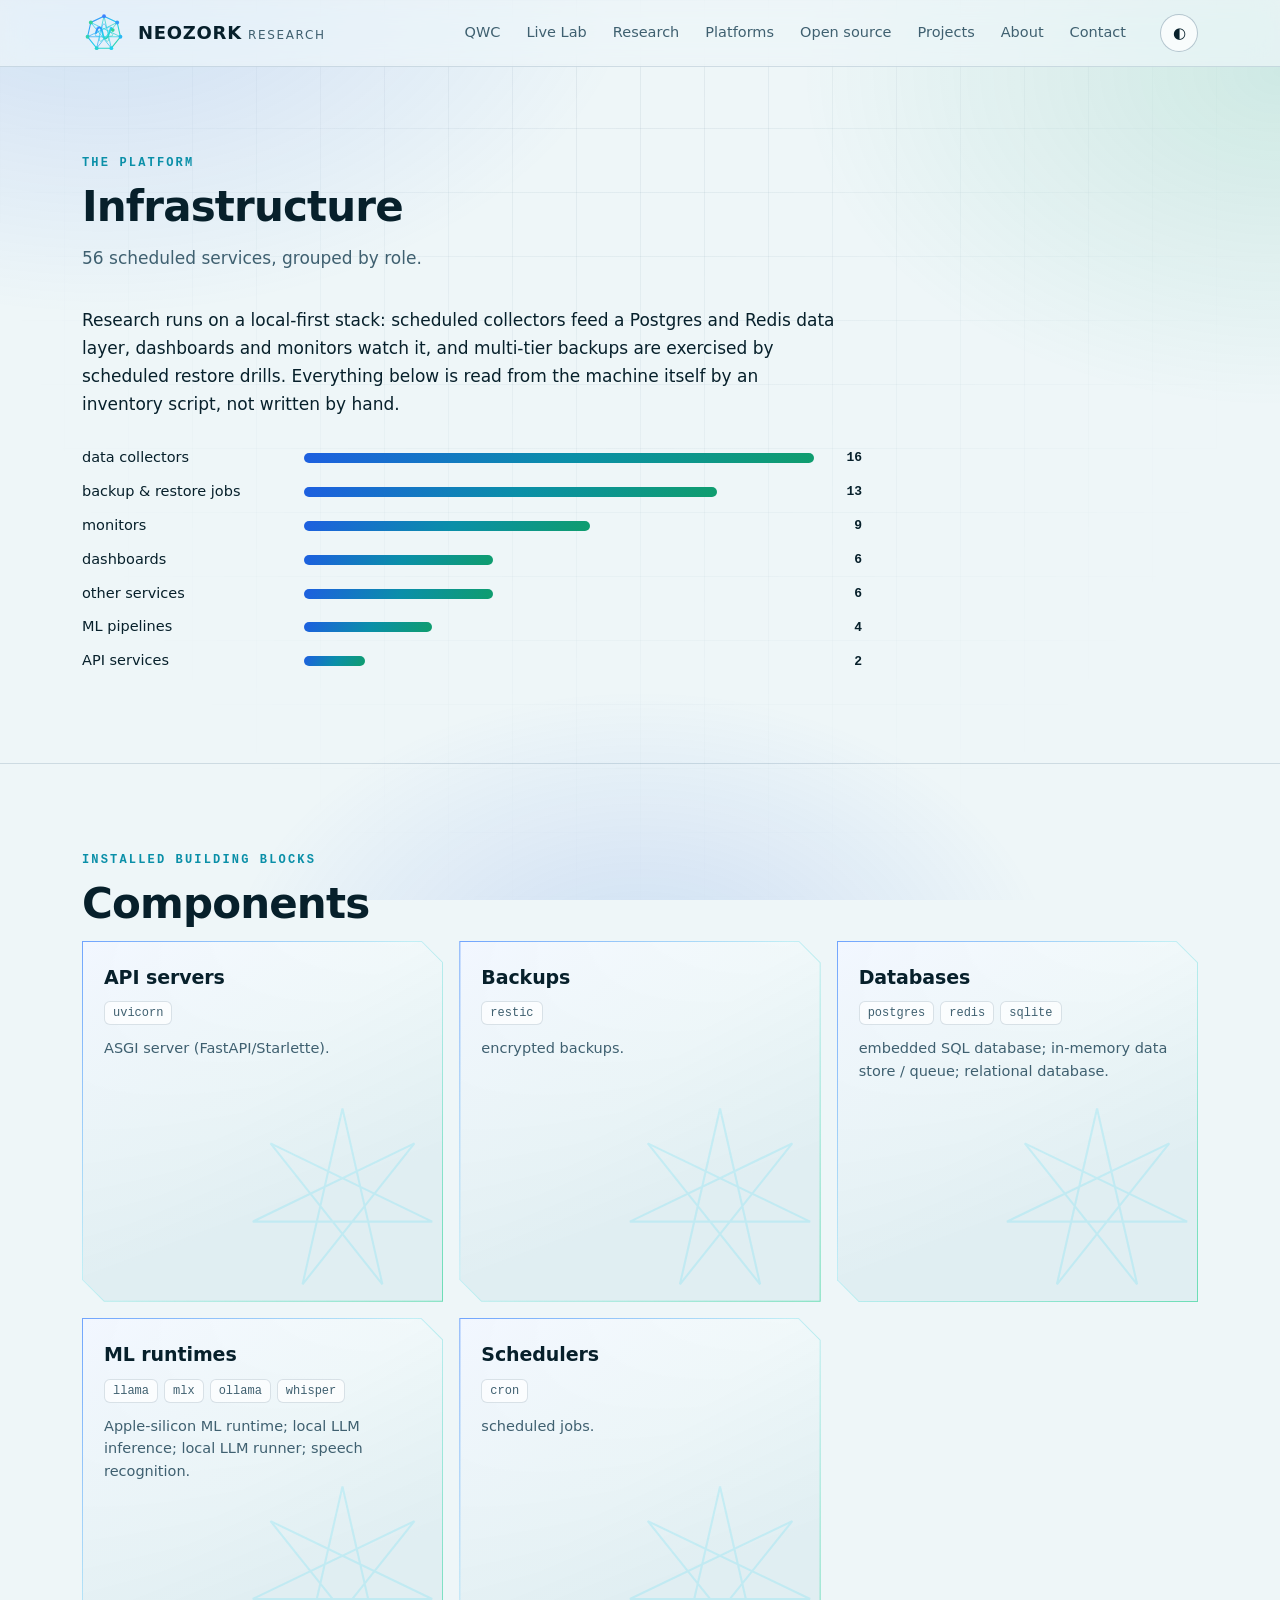
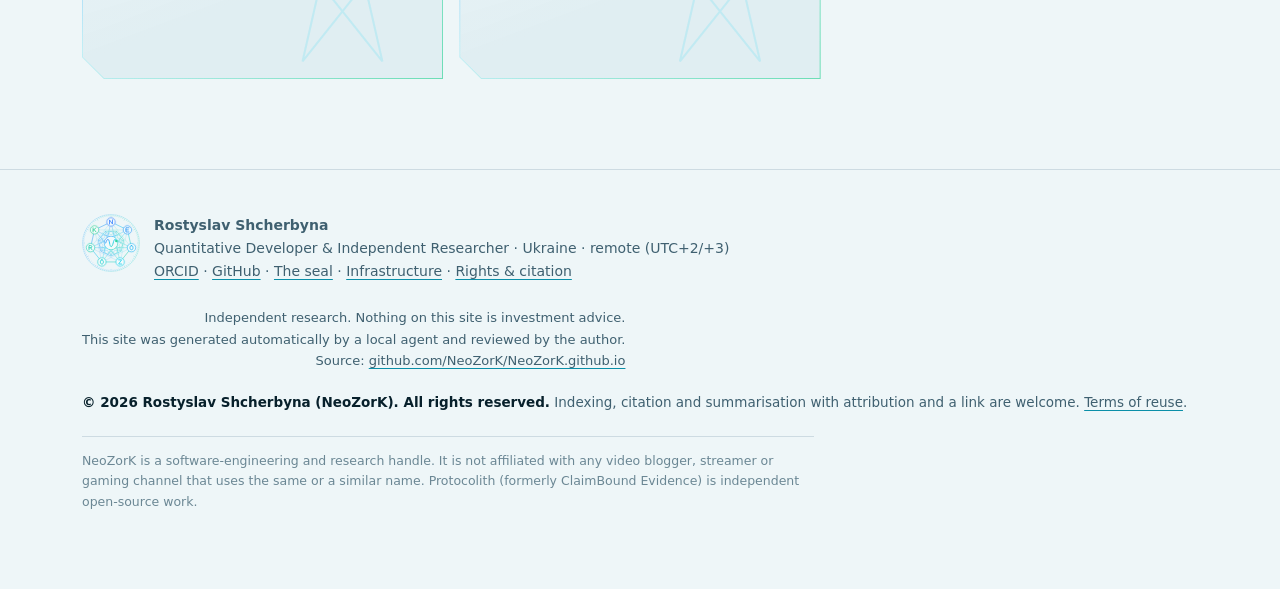
<file: infrastructure.html>
<!doctype html>
<html lang="en">
<head>
<meta charset="utf-8">
<meta name="viewport" content="width=device-width, initial-scale=1">
<title>Infrastructure · NeoZorK Research</title>
<meta name="description" content="The local research platform: collectors, dashboards, databases, backups and ML runtimes.">
<meta name="author" content="Rostyslav Shcherbyna">
<meta name="copyright" content="© 2026 Rostyslav Shcherbyna (NeoZorK). All rights reserved.">
<meta name="rights" content="© 2026 Rostyslav Shcherbyna (NeoZorK). All rights reserved. Indexing, citation and summarisation with attribution and a link are welcome.">
<meta name="robots" content="index,follow,max-snippet:-1,max-image-preview:large">
<meta name="creator" content="Rostyslav Shcherbyna"><meta name="publisher" content="NeoZorK Research">
<meta name="DC.title" content="Infrastructure · NeoZorK Research"><meta name="DC.creator" content="Rostyslav Shcherbyna"><meta name="DC.rights" content="© 2026 Rostyslav Shcherbyna (NeoZorK). All rights reserved.">
<meta name="DC.language" content="en"><meta name="DC.publisher" content="NeoZorK Research"><meta name="DC.identifier" content="https://neozork.github.io/infrastructure.html">
<link rel="canonical" href="https://neozork.github.io/infrastructure.html">
<link rel="author" href="https://neozork.github.io/about.html"><link rel="me" href="https://orcid.org/0009-0000-3773-5789"><link rel="me" href="https://github.com/NeoZorK">
<link rel="alternate" type="text/plain" href="https://neozork.github.io/llms.txt" title="Summary for language-model agents">
<meta property="og:title" content="Infrastructure · NeoZorK Research"><meta property="og:description" content="The local research platform: collectors, dashboards, databases, backups and ML runtimes."><meta property="og:type" content="website">
<meta property="og:url" content="https://neozork.github.io/infrastructure.html"><meta property="og:site_name" content="NeoZorK Research"><meta property="og:locale" content="en_US">
<meta name="twitter:card" content="summary_large_image"><meta name="twitter:title" content="Infrastructure · NeoZorK Research"><meta name="twitter:description" content="The local research platform: collectors, dashboards, databases, backups and ML runtimes.">
<meta property="og:image" content="https://neozork.github.io/assets/og.png"><meta property="og:image:width" content="1200"><meta property="og:image:height" content="630"><meta name="twitter:image" content="https://neozork.github.io/assets/og.png">
<meta name="theme-color" content="#050d16">
<meta name="generator" content="NeoZorK local agent">
<link rel="icon" href="data:image/svg+xml,%3Csvg%20xmlns%3D%22http%3A//www.w3.org/2000/svg%22%20viewBox%3D%220%200%20120%20120%22%3E%3Cdefs%3E%3ClinearGradient%20id%3D%22nzg%22%20x1%3D%220%22%20y1%3D%220%22%20x2%3D%221%22%20y2%3D%221%22%3E%3Cstop%20offset%3D%220%22%20stop-color%3D%22%233b82ff%22/%3E%3Cstop%20offset%3D%22.55%22%20stop-color%3D%22%2322d3ee%22/%3E%3Cstop%20offset%3D%221%22%20stop-color%3D%22%2334d399%22/%3E%3C/linearGradient%3E%3ClinearGradient%20id%3D%22nzg2%22%20x1%3D%221%22%20y1%3D%220%22%20x2%3D%220%22%20y2%3D%221%22%3E%3Cstop%20offset%3D%220%22%20stop-color%3D%22%2334d399%22/%3E%3Cstop%20offset%3D%22.5%22%20stop-color%3D%22%2322d3ee%22/%3E%3Cstop%20offset%3D%221%22%20stop-color%3D%22%233b82ff%22/%3E%3C/linearGradient%3E%3C/defs%3E%3Crect%20width%3D%22120%22%20height%3D%22120%22%20rx%3D%2226%22%20fill%3D%22%23050d16%22/%3E%3Cpath%20d%3D%22M60.00%2014.00L95.96%2031.32L104.85%2070.24L79.96%20101.44L40.04%20101.44L15.15%2070.24L24.04%2031.32Z%22%20fill%3D%22none%22%20stroke%3D%22url%28%23nzg%29%22%20stroke-width%3D%223%22/%3E%3Cpath%20d%3D%22M60.00%2014.00L79.96%20101.44L24.04%2031.32L104.85%2070.24L15.15%2070.24L95.96%2031.32L40.04%20101.44Z%22%20fill%3D%22none%22%20stroke%3D%22url%28%23nzg2%29%22%20stroke-width%3D%222.2%22%20opacity%3D%22.9%22/%3E%3Cpath%20d%3D%22M80.00%2060.00L80.38%2060.25L80.75%2060.50L81.12%2060.77L81.47%2061.04L81.81%2061.32L82.13%2061.61L82.43%2061.90L82.71%2062.20L82.97%2062.51L83.20%2062.82L83.40%2063.13L83.57%2063.44L83.71%2063.76L83.82%2064.07L83.90%2064.38L83.94%2064.69L83.95%2064.99L83.92%2065.29L83.85%2065.57L83.76%2065.86L83.62%2066.13L83.46%2066.39L83.26%2066.64L83.03%2066.87L82.77%2067.10L82.48%2067.31L82.17%2067.50L81.83%2067.68L81.47%2067.85L81.09%2068.00L80.69%2068.14L80.28%2068.26L79.85%2068.36L79.42%2068.46L78.98%2068.54L78.53%2068.61L78.08%2068.67L77.64%2068.72L77.19%2068.76L76.76%2068.79L76.33%2068.82L75.91%2068.85L75.50%2068.87L75.11%2068.89L74.74%2068.91L74.39%2068.94L74.05%2068.97L73.74%2069.00L73.45%2069.04L73.18%2069.10L72.94%2069.16L72.72%2069.24L72.52%2069.33L72.35%2069.44L72.21%2069.56L72.09%2069.71L71.99%2069.87L71.91%2070.05L71.86%2070.25L71.82%2070.47L71.80%2070.72L71.81%2070.98L71.82%2071.26L71.85%2071.57L71.89%2071.89L71.94%2072.24L72.00%2072.60L72.07%2072.97L72.13%2073.37L72.20%2073.78L72.27%2074.20L72.34%2074.63L72.40%2075.06L72.46%2075.51L72.50%2075.96L72.54%2076.41L72.56%2076.86L72.57%2077.31L72.57%2077.75L72.55%2078.18L72.51%2078.60L72.46%2079.01L72.38%2079.41L72.29%2079.79L72.18%2080.15L72.05%2080.48L71.90%2080.80L71.72%2081.08L71.53%2081.35L71.32%2081.58L71.10%2081.78L70.85%2081.95L70.59%2082.09L70.32%2082.20L70.02%2082.27L69.72%2082.32L69.41%2082.33L69.08%2082.30L68.75%2082.25L68.41%2082.16L68.06%2082.05L67.71%2081.90L67.35%2081.73L67.00%2081.54L66.64%2081.32L66.29%2081.08L65.94%2080.82L65.59%2080.54L65.25%2080.25L64.92%2079.95L64.59%2079.63L64.27%2079.32L63.96%2079.00L63.66%2078.67L63.36%2078.36L63.08%2078.04L62.81%2077.74L62.55%2077.44L62.29%2077.16L62.05%2076.89L61.82%2076.64L61.59%2076.41L61.37%2076.21L61.16%2076.02L60.96%2075.87L60.76%2075.74L60.57%2075.63L60.38%2075.56L60.19%2075.51L60.00%2075.50L59.81%2075.51L59.62%2075.56L59.43%2075.63L59.24%2075.74L59.04%2075.87L58.84%2076.02L58.63%2076.21L58.41%2076.41L58.18%2076.64L57.95%2076.89L57.71%2077.16L57.45%2077.44L57.19%2077.74L56.92%2078.04L56.64%2078.36L56.34%2078.67L56.04%2079.00L55.73%2079.32L55.41%2079.63L55.08%2079.95L54.75%2080.25L54.41%2080.54L54.06%2080.82L53.71%2081.08L53.36%2081.32L53.00%2081.54L52.65%2081.73L52.29%2081.90L51.94%2082.05L51.59%2082.16L51.25%2082.25L50.92%2082.30L50.59%2082.33L50.28%2082.32L49.98%2082.27L49.68%2082.20L49.41%2082.09L49.15%2081.95L48.90%2081.78L48.68%2081.58L48.47%2081.35L48.28%2081.08L48.10%2080.80L47.95%2080.48L47.82%2080.15L47.71%2079.79L47.62%2079.41L47.54%2079.01L47.49%2078.60L47.45%2078.18L47.43%2077.75L47.43%2077.31L47.44%2076.86L47.46%2076.41L47.50%2075.96L47.54%2075.51L47.60%2075.06L47.66%2074.63L47.73%2074.20L47.80%2073.78L47.87%2073.37L47.93%2072.97L48.00%2072.60L48.06%2072.24L48.11%2071.89L48.15%2071.57L48.18%2071.26L48.19%2070.98L48.20%2070.72L48.18%2070.47L48.14%2070.25L48.09%2070.05L48.01%2069.87L47.91%2069.71L47.79%2069.56L47.65%2069.44L47.48%2069.33L47.28%2069.24L47.06%2069.16L46.82%2069.10L46.55%2069.04L46.26%2069.00L45.95%2068.97L45.61%2068.94L45.26%2068.91L44.89%2068.89L44.50%2068.87L44.09%2068.85L43.67%2068.82L43.24%2068.79L42.81%2068.76L42.36%2068.72L41.92%2068.67L41.47%2068.61L41.02%2068.54L40.58%2068.46L40.15%2068.36L39.72%2068.26L39.31%2068.14L38.91%2068.00L38.53%2067.85L38.17%2067.68L37.83%2067.50L37.52%2067.31L37.23%2067.10L36.97%2066.87L36.74%2066.64L36.54%2066.39L36.38%2066.13L36.24%2065.86L36.15%2065.57L36.08%2065.29L36.05%2064.99L36.06%2064.69L36.10%2064.38L36.18%2064.07L36.29%2063.76L36.43%2063.44L36.60%2063.13L36.80%2062.82L37.03%2062.51L37.29%2062.20L37.57%2061.90L37.87%2061.61L38.19%2061.32L38.53%2061.04L38.88%2060.77L39.25%2060.50L39.62%2060.25L40.00%2060.00L40.38%2059.76L40.76%2059.54L41.14%2059.32L41.52%2059.11L41.88%2058.90L42.23%2058.71L42.57%2058.52L42.90%2058.34L43.20%2058.17L43.49%2058.00L43.75%2057.83L43.99%2057.66L44.21%2057.50L44.39%2057.33L44.55%2057.17L44.68%2057.00L44.79%2056.83L44.86%2056.65L44.90%2056.47L44.92%2056.28L44.90%2056.09L44.86%2055.88L44.79%2055.66L44.70%2055.43L44.58%2055.20L44.44%2054.94L44.28%2054.68L44.10%2054.41L43.90%2054.12L43.69%2053.81L43.47%2053.50L43.23%2053.17L42.99%2052.83L42.75%2052.48L42.50%2052.12L42.26%2051.75L42.01%2051.38L41.78%2050.99L41.55%2050.60L41.34%2050.21L41.14%2049.81L40.95%2049.41L40.78%2049.01L40.63%2048.61L40.51%2048.22L40.41%2047.83L40.33%2047.45L40.28%2047.08L40.26%2046.72L40.26%2046.38L40.29%2046.04L40.36%2045.73L40.45%2045.43L40.57%2045.15L40.72%2044.90L40.90%2044.66L41.11%2044.45L41.34%2044.26L41.60%2044.09L41.88%2043.95L42.19%2043.83L42.51%2043.74L42.86%2043.67L43.23%2043.63L43.61%2043.61L44.00%2043.61L44.41%2043.64L44.83%2043.68L45.25%2043.75L45.68%2043.84L46.11%2043.94L46.55%2044.05L46.98%2044.18L47.41%2044.32L47.83%2044.47L48.25%2044.63L48.66%2044.78L49.06%2044.94L49.45%2045.10L49.83%2045.26L50.19%2045.41L50.54%2045.56L50.87%2045.69L51.19%2045.81L51.49%2045.92L51.77%2046.01L52.04%2046.08L52.29%2046.13L52.52%2046.15L52.74%2046.16L52.94%2046.14L53.13%2046.09L53.30%2046.02L53.46%2045.92L53.61%2045.80L53.75%2045.64L53.88%2045.46L54.00%2045.26L54.11%2045.02L54.22%2044.76L54.33%2044.48L54.43%2044.17L54.53%2043.84L54.64%2043.49L54.74%2043.13L54.85%2042.75L54.96%2042.35L55.08%2041.94L55.21%2041.53L55.34%2041.11L55.49%2040.68L55.64%2040.26L55.80%2039.84L55.97%2039.42L56.15%2039.01L56.35%2038.61L56.55%2038.23L56.77%2037.86L56.99%2037.51L57.23%2037.18L57.48%2036.88L57.73%2036.60L57.99%2036.35L58.27%2036.13L58.54%2035.94L58.83%2035.78L59.12%2035.66L59.41%2035.57L59.70%2035.52L60.00%2035.50L60.30%2035.52L60.59%2035.57L60.88%2035.66L61.17%2035.78L61.46%2035.94L61.73%2036.13L62.01%2036.35L62.27%2036.60L62.52%2036.88L62.77%2037.18L63.01%2037.51L63.23%2037.86L63.45%2038.23L63.65%2038.61L63.85%2039.01L64.03%2039.42L64.20%2039.84L64.36%2040.26L64.51%2040.68L64.66%2041.11L64.79%2041.53L64.92%2041.94L65.04%2042.35L65.15%2042.75L65.26%2043.13L65.36%2043.49L65.47%2043.84L65.57%2044.17L65.67%2044.48L65.78%2044.76L65.89%2045.02L66.00%2045.26L66.12%2045.46L66.25%2045.64L66.39%2045.80L66.54%2045.92L66.70%2046.02L66.87%2046.09L67.06%2046.14L67.26%2046.16L67.48%2046.15L67.71%2046.13L67.96%2046.08L68.23%2046.01L68.51%2045.92L68.81%2045.81L69.13%2045.69L69.46%2045.56L69.81%2045.41L70.17%2045.26L70.55%2045.10L70.94%2044.94L71.34%2044.78L71.75%2044.63L72.17%2044.47L72.59%2044.32L73.02%2044.18L73.45%2044.05L73.89%2043.94L74.32%2043.84L74.75%2043.75L75.17%2043.68L75.59%2043.64L76.00%2043.61L76.39%2043.61L76.77%2043.63L77.14%2043.67L77.49%2043.74L77.81%2043.83L78.12%2043.95L78.40%2044.09L78.66%2044.26L78.89%2044.45L79.10%2044.66L79.28%2044.90L79.43%2045.15L79.55%2045.43L79.64%2045.73L79.71%2046.04L79.74%2046.38L79.74%2046.72L79.72%2047.08L79.67%2047.45L79.59%2047.83L79.49%2048.22L79.37%2048.61L79.22%2049.01L79.05%2049.41L78.86%2049.81L78.66%2050.21L78.45%2050.60L78.22%2050.99L77.99%2051.38L77.74%2051.75L77.50%2052.12L77.25%2052.48L77.01%2052.83L76.77%2053.17L76.53%2053.50L76.31%2053.81L76.10%2054.12L75.90%2054.41L75.72%2054.68L75.56%2054.94L75.42%2055.20L75.30%2055.43L75.21%2055.66L75.14%2055.88L75.10%2056.09L75.08%2056.28L75.10%2056.47L75.14%2056.65L75.21%2056.83L75.32%2057.00L75.45%2057.17L75.61%2057.33L75.79%2057.50L76.01%2057.66L76.25%2057.83L76.51%2058.00L76.80%2058.17L77.10%2058.34L77.43%2058.52L77.77%2058.71L78.12%2058.90L78.48%2059.11L78.86%2059.32L79.24%2059.54L79.62%2059.76L80.00%2060.00Z%22%20fill%3D%22none%22%20stroke%3D%22url%28%23nzg%29%22%20stroke-width%3D%222%22/%3E%3Cpath%20d%3D%22M38%2060C43%2040%2052%2040%2056%2060S68%2080%2074%2060%2080%2046%2084%2052%22%20fill%3D%22none%22%20stroke%3D%22url%28%23nzg%29%22%20stroke-width%3D%225%22%20stroke-linecap%3D%22round%22/%3E%3Ccircle%20cx%3D%2284%22%20cy%3D%2252%22%20r%3D%225%22%20fill%3D%22%2334d399%22/%3E%3Ccircle%20cx%3D%2260.00%22%20cy%3D%2214.00%22%20r%3D%225.2%22%20fill%3D%22%233b82ff%22/%3E%3Ccircle%20cx%3D%2295.96%22%20cy%3D%2231.32%22%20r%3D%225.2%22%20fill%3D%22%23339df9%22/%3E%3Ccircle%20cx%3D%22104.85%22%20cy%3D%2270.24%22%20r%3D%225.2%22%20fill%3D%22%232ab8f4%22/%3E%3Ccircle%20cx%3D%2279.96%22%20cy%3D%22101.44%22%20r%3D%225.2%22%20fill%3D%22%2322d3ee%22/%3E%3Ccircle%20cx%3D%2240.04%22%20cy%3D%22101.44%22%20r%3D%225.2%22%20fill%3D%22%2328d3d2%22/%3E%3Ccircle%20cx%3D%2215.15%22%20cy%3D%2270.24%22%20r%3D%225.2%22%20fill%3D%22%232ed3b5%22/%3E%3Ccircle%20cx%3D%2224.04%22%20cy%3D%2231.32%22%20r%3D%225.2%22%20fill%3D%22%2334d399%22/%3E%3C/svg%3E">
<link rel="stylesheet" href="assets/style.css">
<script type="application/ld+json">{"@context": "https://schema.org", "@graph": [{"@type": "Person", "@id": "https://neozork.github.io/#person", "name": "Rostyslav Shcherbyna", "alternateName": ["NeoZorK"], "url": "https://neozork.github.io/", "jobTitle": "Quantitative Developer & Independent Researcher", "sameAs": ["https://github.com/NeoZorK", "https://orcid.org/0009-0000-3773-5789", "https://doi.org/10.5281/zenodo.23479894", "https://www.linkedin.com/in/rostyslav-sh-", "https://explore.openaire.eu/search/result?id=od______2659%3A%3Ad7c40fba4087e0752ef89d2d1fd250f1"], "knowsAbout": ["Time-series science", "Econophysics", "Superstatistics", "Quantum-inspired modelling", "Evidence & reproducibility", "AI architecture"], "identifier": {"@type": "PropertyValue", "propertyID": "ORCID", "value": "0009-0000-3773-5789"}, "worksFor": {"@id": "https://neozork.github.io/#org"}, "image": "https://neozork.github.io/assets/portrait.jpg"}, {"@type": "Organization", "@id": "https://neozork.github.io/#org", "name": "NeoZorK Research", "url": "https://neozork.github.io/", "founder": {"@id": "https://neozork.github.io/#person"}, "logo": "https://neozork.github.io/assets/seal.svg"}, {"@type": "WebSite", "@id": "https://neozork.github.io/#site", "url": "https://neozork.github.io/", "name": "NeoZorK Research", "inLanguage": "en", "publisher": {"@id": "https://neozork.github.io/#org"}, "copyrightHolder": {"@id": "https://neozork.github.io/#person"}}, {"@type": "WebPage", "@id": "https://neozork.github.io/infrastructure.html#page", "url": "https://neozork.github.io/infrastructure.html", "name": "Infrastructure · NeoZorK Research", "description": "The local research platform: collectors, dashboards, databases, backups and ML runtimes.", "inLanguage": "en", "isPartOf": {"@id": "https://neozork.github.io/#site"}, "author": {"@id": "https://neozork.github.io/#person"}, "creator": {"@id": "https://neozork.github.io/#person"}, "copyrightHolder": {"@id": "https://neozork.github.io/#person"}, "copyrightYear": 2026, "copyrightNotice": "© 2026 Rostyslav Shcherbyna (NeoZorK). All rights reserved.", "dateModified": "2026-10-19", "isAccessibleForFree": true}]}</script>
</head>
<body>
<svg width="0" height="0" style="position:absolute" aria-hidden="true"><defs><linearGradient id="nzg" x1="0" y1="0" x2="1" y2="1"><stop offset="0" stop-color="#3b82ff"/><stop offset=".55" stop-color="#22d3ee"/><stop offset="1" stop-color="#34d399"/></linearGradient><linearGradient id="nzg2" x1="1" y1="0" x2="0" y2="1"><stop offset="0" stop-color="#34d399"/><stop offset=".5" stop-color="#22d3ee"/><stop offset="1" stop-color="#3b82ff"/></linearGradient><symbol id="nz-mark" viewBox="0 0 120 120"><circle cx="60" cy="60" r="59" fill="none" stroke="url(#nzg)" stroke-width=".5" opacity=".7"/><path d="M60.00 5.40L60.00 1.80M64.20 3.96L64.35 1.96M68.38 4.43L68.67 2.45M72.51 5.21L72.95 3.26M76.57 6.30L77.15 4.39M80.53 7.68L81.26 5.82M84.38 9.37L85.25 7.56M87.30 12.72L89.10 9.60M91.66 13.57L92.79 11.91M95.04 16.06L96.29 14.50M98.23 18.80L99.59 17.34M101.20 21.77L102.66 20.41M103.94 24.96L105.50 23.71M106.43 28.34L108.09 27.21M107.28 32.70L110.40 30.90M110.63 35.62L112.44 34.75M112.32 39.47L114.18 38.74M113.70 43.43L115.61 42.85M114.79 47.49L116.74 47.05M115.57 51.62L117.55 51.33M116.04 55.80L118.04 55.65M114.60 60.00L118.20 60.00M116.04 64.20L118.04 64.35M115.57 68.38L117.55 68.67M114.79 72.51L116.74 72.95M113.70 76.57L115.61 77.15M112.32 80.53L114.18 81.26M110.63 84.38L112.44 85.25M107.28 87.30L110.40 89.10M106.43 91.66L108.09 92.79M103.94 95.04L105.50 96.29M101.20 98.23L102.66 99.59M98.23 101.20L99.59 102.66M95.04 103.94L96.29 105.50M91.66 106.43L92.79 108.09M87.30 107.28L89.10 110.40M84.38 110.63L85.25 112.44M80.53 112.32L81.26 114.18M76.57 113.70L77.15 115.61M72.51 114.79L72.95 116.74M68.38 115.57L68.67 117.55M64.20 116.04L64.35 118.04M60.00 114.60L60.00 118.20M55.80 116.04L55.65 118.04M51.62 115.57L51.33 117.55M47.49 114.79L47.05 116.74M43.43 113.70L42.85 115.61M39.47 112.32L38.74 114.18M35.62 110.63L34.75 112.44M32.70 107.28L30.90 110.40M28.34 106.43L27.21 108.09M24.96 103.94L23.71 105.50M21.77 101.20L20.41 102.66M18.80 98.23L17.34 99.59M16.06 95.04L14.50 96.29M13.57 91.66L11.91 92.79M12.72 87.30L9.60 89.10M9.37 84.38L7.56 85.25M7.68 80.53L5.82 81.26M6.30 76.57L4.39 77.15M5.21 72.51L3.26 72.95M4.43 68.38L2.45 68.67M3.96 64.20L1.96 64.35M5.40 60.00L1.80 60.00M3.96 55.80L1.96 55.65M4.43 51.62L2.45 51.33M5.21 47.49L3.26 47.05M6.30 43.43L4.39 42.85M7.68 39.47L5.82 38.74M9.37 35.62L7.56 34.75M12.72 32.70L9.60 30.90M13.57 28.34L11.91 27.21M16.06 24.96L14.50 23.71M18.80 21.77L17.34 20.41M21.77 18.80L20.41 17.34M24.96 16.06L23.71 14.50M28.34 13.57L27.21 11.91M32.70 12.72L30.90 9.60M35.62 9.37L34.75 7.56M39.47 7.68L38.74 5.82M43.43 6.30L42.85 4.39M47.49 5.21L47.05 3.26M51.62 4.43L51.33 2.45M55.80 3.96L55.65 1.96" fill="none" stroke="url(#nzg2)" stroke-width=".55" stroke-linecap="round"/><path d="M60.00 16.50L78.87 99.19L25.99 32.88L102.41 69.68L17.59 69.68L94.01 32.88L41.13 99.19Z" fill="none" stroke="url(#nzg)" stroke-width=".8" opacity=".85"/><path d="M60.00 16.50L102.41 69.68L41.13 99.19L25.99 32.88L94.01 32.88L78.87 99.19L17.59 69.68Z" fill="none" stroke="url(#nzg2)" stroke-width=".55" opacity=".55"/><path d="M60.00 16.50L94.01 32.88L102.41 69.68L78.87 99.19L41.13 99.19L17.59 69.68L25.99 32.88Z" fill="none" stroke="url(#nzg)" stroke-width="1.1"/><path d="M71.71 35.67L86.32 53.99L81.11 76.83L60.00 87.00L38.89 76.83L33.68 53.99L48.29 35.67Z" fill="none" stroke="url(#nzg2)" stroke-width=".9"/><path d="M71.71 35.67L60.00 87.00L48.29 35.67L81.11 76.83L33.68 53.99L86.32 53.99L38.89 76.83Z" fill="none" stroke="url(#nzg)" stroke-width=".6" opacity=".8"/><path d="M80.50 60.00L80.77 60.25L81.03 60.51L81.29 60.77L81.54 61.04L81.77 61.32L82.00 61.60L82.21 61.88L82.40 62.17L82.57 62.46L82.73 62.76L82.86 63.06L82.97 63.35L83.06 63.65L83.13 63.95L83.17 64.25L83.18 64.54L83.17 64.83L83.14 65.11L83.08 65.39L82.99 65.67L82.88 65.93L82.74 66.19L82.58 66.44L82.39 66.68L82.19 66.91L81.96 67.13L81.71 67.35L81.45 67.55L81.16 67.74L80.87 67.91L80.56 68.08L80.24 68.24L79.90 68.39L79.56 68.52L79.22 68.65L78.87 68.77L78.52 68.88L78.17 68.98L77.82 69.08L77.47 69.17L77.13 69.26L76.80 69.34L76.47 69.42L76.16 69.50L75.85 69.58L75.56 69.67L75.28 69.75L75.02 69.84L74.77 69.94L74.54 70.04L74.32 70.14L74.12 70.26L73.94 70.39L73.77 70.52L73.62 70.67L73.49 70.83L73.37 71.01L73.27 71.19L73.18 71.40L73.10 71.61L73.04 71.84L72.99 72.08L72.95 72.34L72.92 72.61L72.90 72.90L72.88 73.19L72.87 73.50L72.86 73.82L72.85 74.15L72.84 74.50L72.83 74.84L72.82 75.20L72.81 75.56L72.79 75.92L72.76 76.29L72.73 76.66L72.68 77.02L72.63 77.38L72.57 77.74L72.49 78.10L72.40 78.44L72.30 78.77L72.18 79.10L72.05 79.40L71.91 79.70L71.75 79.98L71.58 80.24L71.39 80.48L71.19 80.70L70.97 80.90L70.74 81.08L70.50 81.24L70.25 81.37L69.98 81.48L69.71 81.56L69.42 81.62L69.13 81.66L68.82 81.67L68.52 81.66L68.20 81.63L67.89 81.57L67.56 81.50L67.24 81.40L66.92 81.29L66.59 81.15L66.27 81.00L65.95 80.84L65.63 80.66L65.31 80.48L65.00 80.28L64.69 80.08L64.39 79.87L64.09 79.65L63.81 79.44L63.52 79.23L63.25 79.02L62.98 78.81L62.72 78.61L62.46 78.42L62.22 78.24L61.97 78.08L61.74 77.92L61.51 77.78L61.28 77.66L61.06 77.55L60.84 77.46L60.63 77.39L60.42 77.34L60.21 77.31L60.00 77.30L59.79 77.31L59.58 77.34L59.37 77.39L59.16 77.46L58.94 77.55L58.72 77.66L58.49 77.78L58.26 77.92L58.03 78.08L57.78 78.24L57.54 78.42L57.28 78.61L57.02 78.81L56.75 79.02L56.48 79.23L56.19 79.44L55.91 79.65L55.61 79.87L55.31 80.08L55.00 80.28L54.69 80.48L54.37 80.66L54.05 80.84L53.73 81.00L53.41 81.15L53.08 81.29L52.76 81.40L52.44 81.50L52.11 81.57L51.80 81.63L51.48 81.66L51.18 81.67L50.87 81.66L50.58 81.62L50.29 81.56L50.02 81.48L49.75 81.37L49.50 81.24L49.26 81.08L49.03 80.90L48.81 80.70L48.61 80.48L48.42 80.24L48.25 79.98L48.09 79.70L47.95 79.40L47.82 79.10L47.70 78.77L47.60 78.44L47.51 78.10L47.43 77.74L47.37 77.38L47.32 77.02L47.27 76.66L47.24 76.29L47.21 75.92L47.19 75.56L47.18 75.20L47.17 74.84L47.16 74.50L47.15 74.15L47.14 73.82L47.13 73.50L47.12 73.19L47.10 72.90L47.08 72.61L47.05 72.34L47.01 72.08L46.96 71.84L46.90 71.61L46.82 71.40L46.73 71.19L46.63 71.01L46.51 70.83L46.38 70.67L46.23 70.52L46.06 70.39L45.88 70.26L45.68 70.14L45.46 70.04L45.23 69.94L44.98 69.84L44.72 69.75L44.44 69.67L44.15 69.58L43.84 69.50L43.53 69.42L43.20 69.34L42.87 69.26L42.53 69.17L42.18 69.08L41.83 68.98L41.48 68.88L41.13 68.77L40.78 68.65L40.44 68.52L40.10 68.39L39.76 68.24L39.44 68.08L39.13 67.91L38.84 67.74L38.55 67.55L38.29 67.35L38.04 67.13L37.81 66.91L37.61 66.68L37.42 66.44L37.26 66.19L37.12 65.93L37.01 65.67L36.92 65.39L36.86 65.11L36.83 64.83L36.82 64.54L36.83 64.25L36.87 63.95L36.94 63.65L37.03 63.35L37.14 63.06L37.27 62.76L37.43 62.46L37.60 62.17L37.79 61.88L38.00 61.60L38.23 61.32L38.46 61.04L38.71 60.77L38.97 60.51L39.23 60.25L39.50 60.00L39.77 59.76L40.04 59.52L40.32 59.29L40.58 59.06L40.85 58.84L41.10 58.63L41.35 58.42L41.59 58.21L41.82 58.01L42.03 57.82L42.22 57.62L42.40 57.43L42.57 57.24L42.71 57.05L42.84 56.86L42.95 56.66L43.04 56.47L43.10 56.27L43.15 56.06L43.18 55.85L43.19 55.64L43.18 55.42L43.15 55.19L43.10 54.96L43.04 54.72L42.97 54.47L42.87 54.21L42.77 53.94L42.66 53.66L42.53 53.38L42.40 53.08L42.26 52.78L42.12 52.47L41.98 52.15L41.83 51.82L41.69 51.49L41.55 51.15L41.42 50.81L41.29 50.47L41.17 50.12L41.06 49.77L40.97 49.42L40.88 49.07L40.82 48.72L40.77 48.37L40.73 48.03L40.72 47.70L40.73 47.37L40.75 47.05L40.80 46.75L40.86 46.45L40.95 46.16L41.06 45.89L41.20 45.63L41.35 45.39L41.52 45.16L41.72 44.95L41.93 44.76L42.16 44.58L42.42 44.42L42.68 44.28L42.97 44.16L43.27 44.06L43.58 43.97L43.90 43.90L44.24 43.85L44.58 43.82L44.93 43.80L45.29 43.80L45.65 43.81L46.02 43.83L46.38 43.86L46.75 43.90L47.11 43.96L47.48 44.01L47.83 44.08L48.19 44.15L48.53 44.22L48.87 44.28L49.20 44.35L49.52 44.42L49.83 44.48L50.13 44.53L50.42 44.58L50.70 44.61L50.96 44.64L51.22 44.65L51.46 44.65L51.70 44.63L51.92 44.60L52.13 44.55L52.33 44.48L52.52 44.40L52.70 44.30L52.88 44.18L53.05 44.04L53.21 43.88L53.36 43.70L53.52 43.51L53.66 43.29L53.81 43.07L53.96 42.82L54.10 42.56L54.25 42.29L54.39 42.01L54.54 41.71L54.70 41.41L54.85 41.10L55.02 40.79L55.19 40.47L55.36 40.15L55.54 39.83L55.73 39.52L55.93 39.20L56.13 38.90L56.35 38.60L56.57 38.32L56.79 38.04L57.03 37.79L57.27 37.54L57.52 37.32L57.78 37.11L58.04 36.93L58.31 36.76L58.59 36.62L58.86 36.51L59.14 36.42L59.43 36.35L59.71 36.31L60.00 36.30L60.29 36.31L60.57 36.35L60.86 36.42L61.14 36.51L61.41 36.62L61.69 36.76L61.96 36.93L62.22 37.11L62.48 37.32L62.73 37.54L62.97 37.79L63.21 38.04L63.43 38.32L63.65 38.60L63.87 38.90L64.07 39.20L64.27 39.52L64.46 39.83L64.64 40.15L64.81 40.47L64.98 40.79L65.15 41.10L65.30 41.41L65.46 41.71L65.61 42.01L65.75 42.29L65.90 42.56L66.04 42.82L66.19 43.07L66.34 43.29L66.48 43.51L66.64 43.70L66.79 43.88L66.95 44.04L67.12 44.18L67.30 44.30L67.48 44.40L67.67 44.48L67.87 44.55L68.08 44.60L68.30 44.63L68.54 44.65L68.78 44.65L69.04 44.64L69.30 44.61L69.58 44.58L69.87 44.53L70.17 44.48L70.48 44.42L70.80 44.35L71.13 44.28L71.47 44.22L71.81 44.15L72.17 44.08L72.52 44.01L72.89 43.96L73.25 43.90L73.62 43.86L73.98 43.83L74.35 43.81L74.71 43.80L75.07 43.80L75.42 43.82L75.76 43.85L76.10 43.90L76.42 43.97L76.73 44.06L77.03 44.16L77.32 44.28L77.58 44.42L77.84 44.58L78.07 44.76L78.28 44.95L78.48 45.16L78.65 45.39L78.80 45.63L78.94 45.89L79.05 46.16L79.14 46.45L79.20 46.75L79.25 47.05L79.27 47.37L79.28 47.70L79.27 48.03L79.23 48.37L79.18 48.72L79.12 49.07L79.03 49.42L78.94 49.77L78.83 50.12L78.71 50.47L78.58 50.81L78.45 51.15L78.31 51.49L78.17 51.82L78.02 52.15L77.88 52.47L77.74 52.78L77.60 53.08L77.47 53.38L77.34 53.66L77.23 53.94L77.13 54.21L77.03 54.47L76.96 54.72L76.90 54.96L76.85 55.19L76.82 55.42L76.81 55.64L76.82 55.85L76.85 56.06L76.90 56.27L76.96 56.47L77.05 56.66L77.16 56.86L77.29 57.05L77.43 57.24L77.60 57.43L77.78 57.62L77.97 57.82L78.18 58.01L78.41 58.21L78.65 58.42L78.90 58.63L79.15 58.84L79.42 59.06L79.68 59.29L79.96 59.52L80.23 59.76L80.50 60.00Z" fill="none" stroke="url(#nzg)" stroke-width=".55"/><path d="M80.50 60.00L80.23 60.24L79.96 60.48L79.68 60.71L79.42 60.94L79.15 61.16L78.90 61.37L78.65 61.58L78.41 61.79L78.18 61.99L77.97 62.18L77.78 62.38L77.60 62.57L77.43 62.76L77.29 62.95L77.16 63.14L77.05 63.34L76.96 63.53L76.90 63.73L76.85 63.94L76.82 64.15L76.81 64.36L76.82 64.58L76.85 64.81L76.90 65.04L76.96 65.28L77.03 65.53L77.13 65.79L77.23 66.06L77.34 66.34L77.47 66.62L77.60 66.92L77.74 67.22L77.88 67.53L78.02 67.85L78.17 68.18L78.31 68.51L78.45 68.85L78.58 69.19L78.71 69.53L78.83 69.88L78.94 70.23L79.03 70.58L79.12 70.93L79.18 71.28L79.23 71.63L79.27 71.97L79.28 72.30L79.27 72.63L79.25 72.95L79.20 73.25L79.14 73.55L79.05 73.84L78.94 74.11L78.80 74.37L78.65 74.61L78.48 74.84L78.28 75.05L78.07 75.24L77.84 75.42L77.58 75.58L77.32 75.72L77.03 75.84L76.73 75.94L76.42 76.03L76.10 76.10L75.76 76.15L75.42 76.18L75.07 76.20L74.71 76.20L74.35 76.19L73.98 76.17L73.62 76.14L73.25 76.10L72.89 76.04L72.52 75.99L72.17 75.92L71.81 75.85L71.47 75.78L71.13 75.72L70.80 75.65L70.48 75.58L70.17 75.52L69.87 75.47L69.58 75.42L69.30 75.39L69.04 75.36L68.78 75.35L68.54 75.35L68.30 75.37L68.08 75.40L67.87 75.45L67.67 75.52L67.48 75.60L67.30 75.70L67.12 75.82L66.95 75.96L66.79 76.12L66.64 76.30L66.48 76.49L66.34 76.71L66.19 76.93L66.04 77.18L65.90 77.44L65.75 77.71L65.61 77.99L65.46 78.29L65.30 78.59L65.15 78.90L64.98 79.21L64.81 79.53L64.64 79.85L64.46 80.17L64.27 80.48L64.07 80.80L63.87 81.10L63.65 81.40L63.43 81.68L63.21 81.96L62.97 82.21L62.73 82.46L62.48 82.68L62.22 82.89L61.96 83.07L61.69 83.24L61.41 83.38L61.14 83.49L60.86 83.58L60.57 83.65L60.29 83.69L60.00 83.70L59.71 83.69L59.43 83.65L59.14 83.58L58.86 83.49L58.59 83.38L58.31 83.24L58.04 83.07L57.78 82.89L57.52 82.68L57.27 82.46L57.03 82.21L56.79 81.96L56.57 81.68L56.35 81.40L56.13 81.10L55.93 80.80L55.73 80.48L55.54 80.17L55.36 79.85L55.19 79.53L55.02 79.21L54.85 78.90L54.70 78.59L54.54 78.29L54.39 77.99L54.25 77.71L54.10 77.44L53.96 77.18L53.81 76.93L53.66 76.71L53.52 76.49L53.36 76.30L53.21 76.12L53.05 75.96L52.88 75.82L52.70 75.70L52.52 75.60L52.33 75.52L52.13 75.45L51.92 75.40L51.70 75.37L51.46 75.35L51.22 75.35L50.96 75.36L50.70 75.39L50.42 75.42L50.13 75.47L49.83 75.52L49.52 75.58L49.20 75.65L48.87 75.72L48.53 75.78L48.19 75.85L47.83 75.92L47.48 75.99L47.11 76.04L46.75 76.10L46.38 76.14L46.02 76.17L45.65 76.19L45.29 76.20L44.93 76.20L44.58 76.18L44.24 76.15L43.90 76.10L43.58 76.03L43.27 75.94L42.97 75.84L42.68 75.72L42.42 75.58L42.16 75.42L41.93 75.24L41.72 75.05L41.52 74.84L41.35 74.61L41.20 74.37L41.06 74.11L40.95 73.84L40.86 73.55L40.80 73.25L40.75 72.95L40.73 72.63L40.72 72.30L40.73 71.97L40.77 71.63L40.82 71.28L40.88 70.93L40.97 70.58L41.06 70.23L41.17 69.88L41.29 69.53L41.42 69.19L41.55 68.85L41.69 68.51L41.83 68.18L41.98 67.85L42.12 67.53L42.26 67.22L42.40 66.92L42.53 66.62L42.66 66.34L42.77 66.06L42.87 65.79L42.97 65.53L43.04 65.28L43.10 65.04L43.15 64.81L43.18 64.58L43.19 64.36L43.18 64.15L43.15 63.94L43.10 63.73L43.04 63.53L42.95 63.34L42.84 63.14L42.71 62.95L42.57 62.76L42.40 62.57L42.22 62.38L42.03 62.18L41.82 61.99L41.59 61.79L41.35 61.58L41.10 61.37L40.85 61.16L40.58 60.94L40.32 60.71L40.04 60.48L39.77 60.24L39.50 60.00L39.23 59.75L38.97 59.49L38.71 59.23L38.46 58.96L38.23 58.68L38.00 58.40L37.79 58.12L37.60 57.83L37.43 57.54L37.27 57.24L37.14 56.94L37.03 56.65L36.94 56.35L36.87 56.05L36.83 55.75L36.82 55.46L36.83 55.17L36.86 54.89L36.92 54.61L37.01 54.33L37.12 54.07L37.26 53.81L37.42 53.56L37.61 53.32L37.81 53.09L38.04 52.87L38.29 52.65L38.55 52.45L38.84 52.26L39.13 52.09L39.44 51.92L39.76 51.76L40.10 51.61L40.44 51.48L40.78 51.35L41.13 51.23L41.48 51.12L41.83 51.02L42.18 50.92L42.53 50.83L42.87 50.74L43.20 50.66L43.53 50.58L43.84 50.50L44.15 50.42L44.44 50.33L44.72 50.25L44.98 50.16L45.23 50.06L45.46 49.96L45.68 49.86L45.88 49.74L46.06 49.61L46.23 49.48L46.38 49.33L46.51 49.17L46.63 48.99L46.73 48.81L46.82 48.60L46.90 48.39L46.96 48.16L47.01 47.92L47.05 47.66L47.08 47.39L47.10 47.10L47.12 46.81L47.13 46.50L47.14 46.18L47.15 45.85L47.16 45.50L47.17 45.16L47.18 44.80L47.19 44.44L47.21 44.08L47.24 43.71L47.27 43.34L47.32 42.98L47.37 42.62L47.43 42.26L47.51 41.90L47.60 41.56L47.70 41.23L47.82 40.90L47.95 40.60L48.09 40.30L48.25 40.02L48.42 39.76L48.61 39.52L48.81 39.30L49.03 39.10L49.26 38.92L49.50 38.76L49.75 38.63L50.02 38.52L50.29 38.44L50.58 38.38L50.87 38.34L51.18 38.33L51.48 38.34L51.80 38.37L52.11 38.43L52.44 38.50L52.76 38.60L53.08 38.71L53.41 38.85L53.73 39.00L54.05 39.16L54.37 39.34L54.69 39.52L55.00 39.72L55.31 39.92L55.61 40.13L55.91 40.35L56.19 40.56L56.48 40.77L56.75 40.98L57.02 41.19L57.28 41.39L57.54 41.58L57.78 41.76L58.03 41.92L58.26 42.08L58.49 42.22L58.72 42.34L58.94 42.45L59.16 42.54L59.37 42.61L59.58 42.66L59.79 42.69L60.00 42.70L60.21 42.69L60.42 42.66L60.63 42.61L60.84 42.54L61.06 42.45L61.28 42.34L61.51 42.22L61.74 42.08L61.97 41.92L62.22 41.76L62.46 41.58L62.72 41.39L62.98 41.19L63.25 40.98L63.52 40.77L63.81 40.56L64.09 40.35L64.39 40.13L64.69 39.92L65.00 39.72L65.31 39.52L65.63 39.34L65.95 39.16L66.27 39.00L66.59 38.85L66.92 38.71L67.24 38.60L67.56 38.50L67.89 38.43L68.20 38.37L68.52 38.34L68.82 38.33L69.13 38.34L69.42 38.38L69.71 38.44L69.98 38.52L70.25 38.63L70.50 38.76L70.74 38.92L70.97 39.10L71.19 39.30L71.39 39.52L71.58 39.76L71.75 40.02L71.91 40.30L72.05 40.60L72.18 40.90L72.30 41.23L72.40 41.56L72.49 41.90L72.57 42.26L72.63 42.62L72.68 42.98L72.73 43.34L72.76 43.71L72.79 44.08L72.81 44.44L72.82 44.80L72.83 45.16L72.84 45.50L72.85 45.85L72.86 46.18L72.87 46.50L72.88 46.81L72.90 47.10L72.92 47.39L72.95 47.66L72.99 47.92L73.04 48.16L73.10 48.39L73.18 48.60L73.27 48.81L73.37 48.99L73.49 49.17L73.62 49.33L73.77 49.48L73.94 49.61L74.12 49.74L74.32 49.86L74.54 49.96L74.77 50.06L75.02 50.16L75.28 50.25L75.56 50.33L75.85 50.42L76.16 50.50L76.47 50.58L76.80 50.66L77.13 50.74L77.47 50.83L77.82 50.92L78.17 51.02L78.52 51.12L78.87 51.23L79.22 51.35L79.56 51.48L79.90 51.61L80.24 51.76L80.56 51.92L80.87 52.09L81.16 52.26L81.45 52.45L81.71 52.65L81.96 52.87L82.19 53.09L82.39 53.32L82.58 53.56L82.74 53.81L82.88 54.07L82.99 54.33L83.08 54.61L83.14 54.89L83.17 55.17L83.18 55.46L83.17 55.75L83.13 56.05L83.06 56.35L82.97 56.65L82.86 56.94L82.73 57.24L82.57 57.54L82.40 57.83L82.21 58.12L82.00 58.40L81.77 58.68L81.54 58.96L81.29 59.23L81.03 59.49L80.77 59.75L80.50 60.00Z" fill="none" stroke="url(#nzg2)" stroke-width=".55"/><circle cx="60" cy="60" r="14" style="fill:var(--logo-core,#06111b)" stroke="url(#nzg)" stroke-width="1.2"/><path d="M49 60C52 50 55.500 50 57 60S62 70 64.500 60 69.500 51 71 56" fill="none" stroke="url(#nzg)" stroke-width="1.9" stroke-linecap="round"/><circle cx="71" cy="56" r="2.5" fill="#34d399"/><g><circle cx="60.00" cy="16.50" r="8.6" style="fill:var(--logo-core,#06111b)" stroke="#3b82ff" stroke-width="1.2"/><circle cx="60.00" cy="16.50" r="10.4" fill="none" stroke="#3b82ff" stroke-width=".35" stroke-dasharray="1.2 1.6" opacity=".8"/><path d="M0 14V0L10 14V0" transform="translate(56.90 12.16) scale(0.62)" fill="none" stroke="#3b82ff" stroke-width="2.7" stroke-linecap="round" stroke-linejoin="round"/></g><g><circle cx="94.01" cy="32.88" r="8.6" style="fill:var(--logo-core,#06111b)" stroke="#339df9" stroke-width="1.2"/><circle cx="94.01" cy="32.88" r="10.4" fill="none" stroke="#339df9" stroke-width=".35" stroke-dasharray="1.2 1.6" opacity=".8"/><path d="M10 0H0V14H10M0 7H8" transform="translate(90.91 28.54) scale(0.62)" fill="none" stroke="#339df9" stroke-width="2.7" stroke-linecap="round" stroke-linejoin="round"/></g><g><circle cx="102.41" cy="69.68" r="8.6" style="fill:var(--logo-core,#06111b)" stroke="#2ab8f4" stroke-width="1.2"/><circle cx="102.41" cy="69.68" r="10.4" fill="none" stroke="#2ab8f4" stroke-width=".35" stroke-dasharray="1.2 1.6" opacity=".8"/><path d="M5 0C9 0 10 3 10 7S9 14 5 14 0 11 0 7 1 0 5 0Z" transform="translate(99.31 65.34) scale(0.62)" fill="none" stroke="#2ab8f4" stroke-width="2.7" stroke-linecap="round" stroke-linejoin="round"/></g><g><circle cx="78.87" cy="99.19" r="8.6" style="fill:var(--logo-core,#06111b)" stroke="#22d3ee" stroke-width="1.2"/><circle cx="78.87" cy="99.19" r="10.4" fill="none" stroke="#22d3ee" stroke-width=".35" stroke-dasharray="1.2 1.6" opacity=".8"/><path d="M0 0H10L0 14H10" transform="translate(75.77 94.85) scale(0.62)" fill="none" stroke="#22d3ee" stroke-width="2.7" stroke-linecap="round" stroke-linejoin="round"/></g><g><circle cx="41.13" cy="99.19" r="8.6" style="fill:var(--logo-core,#06111b)" stroke="#28d3d2" stroke-width="1.2"/><circle cx="41.13" cy="99.19" r="10.4" fill="none" stroke="#28d3d2" stroke-width=".35" stroke-dasharray="1.2 1.6" opacity=".8"/><path d="M5 0C9 0 10 3 10 7S9 14 5 14 0 11 0 7 1 0 5 0Z" transform="translate(38.03 94.85) scale(0.62)" fill="none" stroke="#28d3d2" stroke-width="2.7" stroke-linecap="round" stroke-linejoin="round"/></g><g><circle cx="17.59" cy="69.68" r="8.6" style="fill:var(--logo-core,#06111b)" stroke="#2ed3b5" stroke-width="1.2"/><circle cx="17.59" cy="69.68" r="10.4" fill="none" stroke="#2ed3b5" stroke-width=".35" stroke-dasharray="1.2 1.6" opacity=".8"/><path d="M0 14V0H6A3.6 3.6 0 0 1 6 7.2H0M5.5 7.2L10 14" transform="translate(14.49 65.34) scale(0.62)" fill="none" stroke="#2ed3b5" stroke-width="2.7" stroke-linecap="round" stroke-linejoin="round"/></g><g><circle cx="25.99" cy="32.88" r="8.6" style="fill:var(--logo-core,#06111b)" stroke="#34d399" stroke-width="1.2"/><circle cx="25.99" cy="32.88" r="10.4" fill="none" stroke="#34d399" stroke-width=".35" stroke-dasharray="1.2 1.6" opacity=".8"/><path d="M0 0V14M10 0L0 8.4M3.4 6L10 14" transform="translate(22.89 28.54) scale(0.62)" fill="none" stroke="#34d399" stroke-width="2.7" stroke-linecap="round" stroke-linejoin="round"/></g></symbol><symbol id="nz-mark-s" viewBox="0 0 120 120"><path d="M60.00 14.00L95.96 31.32L104.85 70.24L79.96 101.44L40.04 101.44L15.15 70.24L24.04 31.32Z" fill="none" stroke="url(#nzg)" stroke-width="3"/><path d="M60.00 14.00L79.96 101.44L24.04 31.32L104.85 70.24L15.15 70.24L95.96 31.32L40.04 101.44Z" fill="none" stroke="url(#nzg2)" stroke-width="2.2" opacity=".9"/><path d="M80.00 60.00L80.38 60.25L80.75 60.50L81.12 60.77L81.47 61.04L81.81 61.32L82.13 61.61L82.43 61.90L82.71 62.20L82.97 62.51L83.20 62.82L83.40 63.13L83.57 63.44L83.71 63.76L83.82 64.07L83.90 64.38L83.94 64.69L83.95 64.99L83.92 65.29L83.85 65.57L83.76 65.86L83.62 66.13L83.46 66.39L83.26 66.64L83.03 66.87L82.77 67.10L82.48 67.31L82.17 67.50L81.83 67.68L81.47 67.85L81.09 68.00L80.69 68.14L80.28 68.26L79.85 68.36L79.42 68.46L78.98 68.54L78.53 68.61L78.08 68.67L77.64 68.72L77.19 68.76L76.76 68.79L76.33 68.82L75.91 68.85L75.50 68.87L75.11 68.89L74.74 68.91L74.39 68.94L74.05 68.97L73.74 69.00L73.45 69.04L73.18 69.10L72.94 69.16L72.72 69.24L72.52 69.33L72.35 69.44L72.21 69.56L72.09 69.71L71.99 69.87L71.91 70.05L71.86 70.25L71.82 70.47L71.80 70.72L71.81 70.98L71.82 71.26L71.85 71.57L71.89 71.89L71.94 72.24L72.00 72.60L72.07 72.97L72.13 73.37L72.20 73.78L72.27 74.20L72.34 74.63L72.40 75.06L72.46 75.51L72.50 75.96L72.54 76.41L72.56 76.86L72.57 77.31L72.57 77.75L72.55 78.18L72.51 78.60L72.46 79.01L72.38 79.41L72.29 79.79L72.18 80.15L72.05 80.48L71.90 80.80L71.72 81.08L71.53 81.35L71.32 81.58L71.10 81.78L70.85 81.95L70.59 82.09L70.32 82.20L70.02 82.27L69.72 82.32L69.41 82.33L69.08 82.30L68.75 82.25L68.41 82.16L68.06 82.05L67.71 81.90L67.35 81.73L67.00 81.54L66.64 81.32L66.29 81.08L65.94 80.82L65.59 80.54L65.25 80.25L64.92 79.95L64.59 79.63L64.27 79.32L63.96 79.00L63.66 78.67L63.36 78.36L63.08 78.04L62.81 77.74L62.55 77.44L62.29 77.16L62.05 76.89L61.82 76.64L61.59 76.41L61.37 76.21L61.16 76.02L60.96 75.87L60.76 75.74L60.57 75.63L60.38 75.56L60.19 75.51L60.00 75.50L59.81 75.51L59.62 75.56L59.43 75.63L59.24 75.74L59.04 75.87L58.84 76.02L58.63 76.21L58.41 76.41L58.18 76.64L57.95 76.89L57.71 77.16L57.45 77.44L57.19 77.74L56.92 78.04L56.64 78.36L56.34 78.67L56.04 79.00L55.73 79.32L55.41 79.63L55.08 79.95L54.75 80.25L54.41 80.54L54.06 80.82L53.71 81.08L53.36 81.32L53.00 81.54L52.65 81.73L52.29 81.90L51.94 82.05L51.59 82.16L51.25 82.25L50.92 82.30L50.59 82.33L50.28 82.32L49.98 82.27L49.68 82.20L49.41 82.09L49.15 81.95L48.90 81.78L48.68 81.58L48.47 81.35L48.28 81.08L48.10 80.80L47.95 80.48L47.82 80.15L47.71 79.79L47.62 79.41L47.54 79.01L47.49 78.60L47.45 78.18L47.43 77.75L47.43 77.31L47.44 76.86L47.46 76.41L47.50 75.96L47.54 75.51L47.60 75.06L47.66 74.63L47.73 74.20L47.80 73.78L47.87 73.37L47.93 72.97L48.00 72.60L48.06 72.24L48.11 71.89L48.15 71.57L48.18 71.26L48.19 70.98L48.20 70.72L48.18 70.47L48.14 70.25L48.09 70.05L48.01 69.87L47.91 69.71L47.79 69.56L47.65 69.44L47.48 69.33L47.28 69.24L47.06 69.16L46.82 69.10L46.55 69.04L46.26 69.00L45.95 68.97L45.61 68.94L45.26 68.91L44.89 68.89L44.50 68.87L44.09 68.85L43.67 68.82L43.24 68.79L42.81 68.76L42.36 68.72L41.92 68.67L41.47 68.61L41.02 68.54L40.58 68.46L40.15 68.36L39.72 68.26L39.31 68.14L38.91 68.00L38.53 67.85L38.17 67.68L37.83 67.50L37.52 67.31L37.23 67.10L36.97 66.87L36.74 66.64L36.54 66.39L36.38 66.13L36.24 65.86L36.15 65.57L36.08 65.29L36.05 64.99L36.06 64.69L36.10 64.38L36.18 64.07L36.29 63.76L36.43 63.44L36.60 63.13L36.80 62.82L37.03 62.51L37.29 62.20L37.57 61.90L37.87 61.61L38.19 61.32L38.53 61.04L38.88 60.77L39.25 60.50L39.62 60.25L40.00 60.00L40.38 59.76L40.76 59.54L41.14 59.32L41.52 59.11L41.88 58.90L42.23 58.71L42.57 58.52L42.90 58.34L43.20 58.17L43.49 58.00L43.75 57.83L43.99 57.66L44.21 57.50L44.39 57.33L44.55 57.17L44.68 57.00L44.79 56.83L44.86 56.65L44.90 56.47L44.92 56.28L44.90 56.09L44.86 55.88L44.79 55.66L44.70 55.43L44.58 55.20L44.44 54.94L44.28 54.68L44.10 54.41L43.90 54.12L43.69 53.81L43.47 53.50L43.23 53.17L42.99 52.83L42.75 52.48L42.50 52.12L42.26 51.75L42.01 51.38L41.78 50.99L41.55 50.60L41.34 50.21L41.14 49.81L40.95 49.41L40.78 49.01L40.63 48.61L40.51 48.22L40.41 47.83L40.33 47.45L40.28 47.08L40.26 46.72L40.26 46.38L40.29 46.04L40.36 45.73L40.45 45.43L40.57 45.15L40.72 44.90L40.90 44.66L41.11 44.45L41.34 44.26L41.60 44.09L41.88 43.95L42.19 43.83L42.51 43.74L42.86 43.67L43.23 43.63L43.61 43.61L44.00 43.61L44.41 43.64L44.83 43.68L45.25 43.75L45.68 43.84L46.11 43.94L46.55 44.05L46.98 44.18L47.41 44.32L47.83 44.47L48.25 44.63L48.66 44.78L49.06 44.94L49.45 45.10L49.83 45.26L50.19 45.41L50.54 45.56L50.87 45.69L51.19 45.81L51.49 45.92L51.77 46.01L52.04 46.08L52.29 46.13L52.52 46.15L52.74 46.16L52.94 46.14L53.13 46.09L53.30 46.02L53.46 45.92L53.61 45.80L53.75 45.64L53.88 45.46L54.00 45.26L54.11 45.02L54.22 44.76L54.33 44.48L54.43 44.17L54.53 43.84L54.64 43.49L54.74 43.13L54.85 42.75L54.96 42.35L55.08 41.94L55.21 41.53L55.34 41.11L55.49 40.68L55.64 40.26L55.80 39.84L55.97 39.42L56.15 39.01L56.35 38.61L56.55 38.23L56.77 37.86L56.99 37.51L57.23 37.18L57.48 36.88L57.73 36.60L57.99 36.35L58.27 36.13L58.54 35.94L58.83 35.78L59.12 35.66L59.41 35.57L59.70 35.52L60.00 35.50L60.30 35.52L60.59 35.57L60.88 35.66L61.17 35.78L61.46 35.94L61.73 36.13L62.01 36.35L62.27 36.60L62.52 36.88L62.77 37.18L63.01 37.51L63.23 37.86L63.45 38.23L63.65 38.61L63.85 39.01L64.03 39.42L64.20 39.84L64.36 40.26L64.51 40.68L64.66 41.11L64.79 41.53L64.92 41.94L65.04 42.35L65.15 42.75L65.26 43.13L65.36 43.49L65.47 43.84L65.57 44.17L65.67 44.48L65.78 44.76L65.89 45.02L66.00 45.26L66.12 45.46L66.25 45.64L66.39 45.80L66.54 45.92L66.70 46.02L66.87 46.09L67.06 46.14L67.26 46.16L67.48 46.15L67.71 46.13L67.96 46.08L68.23 46.01L68.51 45.92L68.81 45.81L69.13 45.69L69.46 45.56L69.81 45.41L70.17 45.26L70.55 45.10L70.94 44.94L71.34 44.78L71.75 44.63L72.17 44.47L72.59 44.32L73.02 44.18L73.45 44.05L73.89 43.94L74.32 43.84L74.75 43.75L75.17 43.68L75.59 43.64L76.00 43.61L76.39 43.61L76.77 43.63L77.14 43.67L77.49 43.74L77.81 43.83L78.12 43.95L78.40 44.09L78.66 44.26L78.89 44.45L79.10 44.66L79.28 44.90L79.43 45.15L79.55 45.43L79.64 45.73L79.71 46.04L79.74 46.38L79.74 46.72L79.72 47.08L79.67 47.45L79.59 47.83L79.49 48.22L79.37 48.61L79.22 49.01L79.05 49.41L78.86 49.81L78.66 50.21L78.45 50.60L78.22 50.99L77.99 51.38L77.74 51.75L77.50 52.12L77.25 52.48L77.01 52.83L76.77 53.17L76.53 53.50L76.31 53.81L76.10 54.12L75.90 54.41L75.72 54.68L75.56 54.94L75.42 55.20L75.30 55.43L75.21 55.66L75.14 55.88L75.10 56.09L75.08 56.28L75.10 56.47L75.14 56.65L75.21 56.83L75.32 57.00L75.45 57.17L75.61 57.33L75.79 57.50L76.01 57.66L76.25 57.83L76.51 58.00L76.80 58.17L77.10 58.34L77.43 58.52L77.77 58.71L78.12 58.90L78.48 59.11L78.86 59.32L79.24 59.54L79.62 59.76L80.00 60.00Z" fill="none" stroke="url(#nzg)" stroke-width="2"/><path d="M38 60C43 40 52 40 56 60S68 80 74 60 80 46 84 52" fill="none" stroke="url(#nzg)" stroke-width="5" stroke-linecap="round"/><circle cx="84" cy="52" r="5" fill="#34d399"/><circle cx="60.00" cy="14.00" r="5.2" fill="#3b82ff"/><circle cx="95.96" cy="31.32" r="5.2" fill="#339df9"/><circle cx="104.85" cy="70.24" r="5.2" fill="#2ab8f4"/><circle cx="79.96" cy="101.44" r="5.2" fill="#22d3ee"/><circle cx="40.04" cy="101.44" r="5.2" fill="#28d3d2"/><circle cx="15.15" cy="70.24" r="5.2" fill="#2ed3b5"/><circle cx="24.04" cy="31.32" r="5.2" fill="#34d399"/></symbol></defs></svg>
<a class="skip" href="#main">Skip to content</a>

<header class="top"><div class="wrap bar">
<a class="brand" href="index.html" aria-label="NeoZorK Research, home"><svg class="logo" width="44" height="44" viewBox="0 0 120 120" role="img" aria-label="NeoZorK Research seal"><use href="#nz-mark-s"/></svg><span><b>NeoZorK</b><em>Research</em></span></a>
<nav class="main" aria-label="Primary"><a href="qwc.html">QWC</a><a href="lab.html">Live Lab</a><a href="research.html">Research</a><a href="platforms.html">Platforms</a><a href="opensource.html">Open source</a><a href="projects.html">Projects</a><a href="about.html">About</a><a href="contact.html">Contact</a></nav>
<button class="theme" id="theme" aria-label="Toggle colour theme">◐</button>
</div></header>
<main id="main">
<section class="block "><div class="wrap"><p class="eyebrow">The platform</p><h2>Infrastructure</h2><p class="sub">56 scheduled services, grouped by role.</p><div class="prose"><p>Research runs on a local-first stack: scheduled collectors feed a Postgres and Redis data layer, dashboards and monitors watch it, and multi-tier backups are exercised by scheduled restore drills. Everything below is read from the machine itself by an inventory script, not written by hand.</p></div><div class="bars" style="margin-top:28px"><div class="bar-row"><span>data collectors</span><i style="width:100%"></i><span>16</span></div><div class="bar-row"><span>backup &amp; restore jobs</span><i style="width:81%"></i><span>13</span></div><div class="bar-row"><span>monitors</span><i style="width:56%"></i><span>9</span></div><div class="bar-row"><span>dashboards</span><i style="width:37%"></i><span>6</span></div><div class="bar-row"><span>other services</span><i style="width:37%"></i><span>6</span></div><div class="bar-row"><span>ML pipelines</span><i style="width:25%"></i><span>4</span></div><div class="bar-row"><span>API services</span><i style="width:12%"></i><span>2</span></div></div></div></section><section class="block alt"><div class="wrap"><p class="eyebrow">Installed building blocks</p><h2>Components</h2><div class="grid"><div class="card"><h3>API servers</h3><div class="chips"><span class="chip">uvicorn</span></div><p>ASGI server (FastAPI/Starlette).</p></div><div class="card"><h3>Backups</h3><div class="chips"><span class="chip">restic</span></div><p>encrypted backups.</p></div><div class="card"><h3>Databases</h3><div class="chips"><span class="chip">postgres</span><span class="chip">redis</span><span class="chip">sqlite</span></div><p>embedded SQL database; in-memory data store / queue; relational database.</p></div><div class="card"><h3>ML runtimes</h3><div class="chips"><span class="chip">llama</span><span class="chip">mlx</span><span class="chip">ollama</span><span class="chip">whisper</span></div><p>Apple-silicon ML runtime; local LLM inference; local LLM runner; speech recognition.</p></div><div class="card"><h3>Schedulers</h3><div class="chips"><span class="chip">cron</span></div><p>scheduled jobs.</p></div></div></div></section>
</main>
<footer><div class="wrap">
<div class="cols">
<div class="fbrand"><svg class="logo" width="58" height="58" viewBox="0 0 120 120" role="img" aria-label="NeoZorK Research seal"><use href="#nz-mark"/></svg><div><b>Rostyslav Shcherbyna</b><br>Quantitative Developer &amp; Independent Researcher · Ukraine · remote (UTC+2/+3)<br><a href="https://orcid.org/0009-0000-3773-5789">ORCID</a> · <a href="https://github.com/NeoZorK">GitHub</a> · <a href="seal.html">The seal</a> · <a href="infrastructure.html">Infrastructure</a> · <a href="legal.html">Rights &amp; citation</a></div></div>
<div class="fine">Independent research. Nothing on this site is investment advice.<br>
This site was generated automatically by a local agent and reviewed by the author.<br>
Source: <a href="https://github.com/NeoZorK/NeoZorK.github.io">github.com/NeoZorK/NeoZorK.github.io</a></div>
</div>
<p class="copy"><b>© 2026 Rostyslav Shcherbyna (NeoZorK). All rights reserved.</b> Indexing, citation and summarisation with attribution and a link are welcome. <a href="legal.html">Terms of reuse</a>.</p>
<p class="disc">NeoZorK is a software-engineering and research handle. It is not affiliated with any video blogger, streamer or gaming channel that uses the same or a similar name. Protocolith (formerly ClaimBound Evidence) is independent open-source work.</p>
</div></footer>
<dialog id="dlg" class="dlg" aria-label="Details"><form method="dialog"><button class="x" aria-label="Close">×</button></form><div id="dlgbody"></div></dialog>
<script src="assets/app.js"></script>

</body>
</html>
</file>
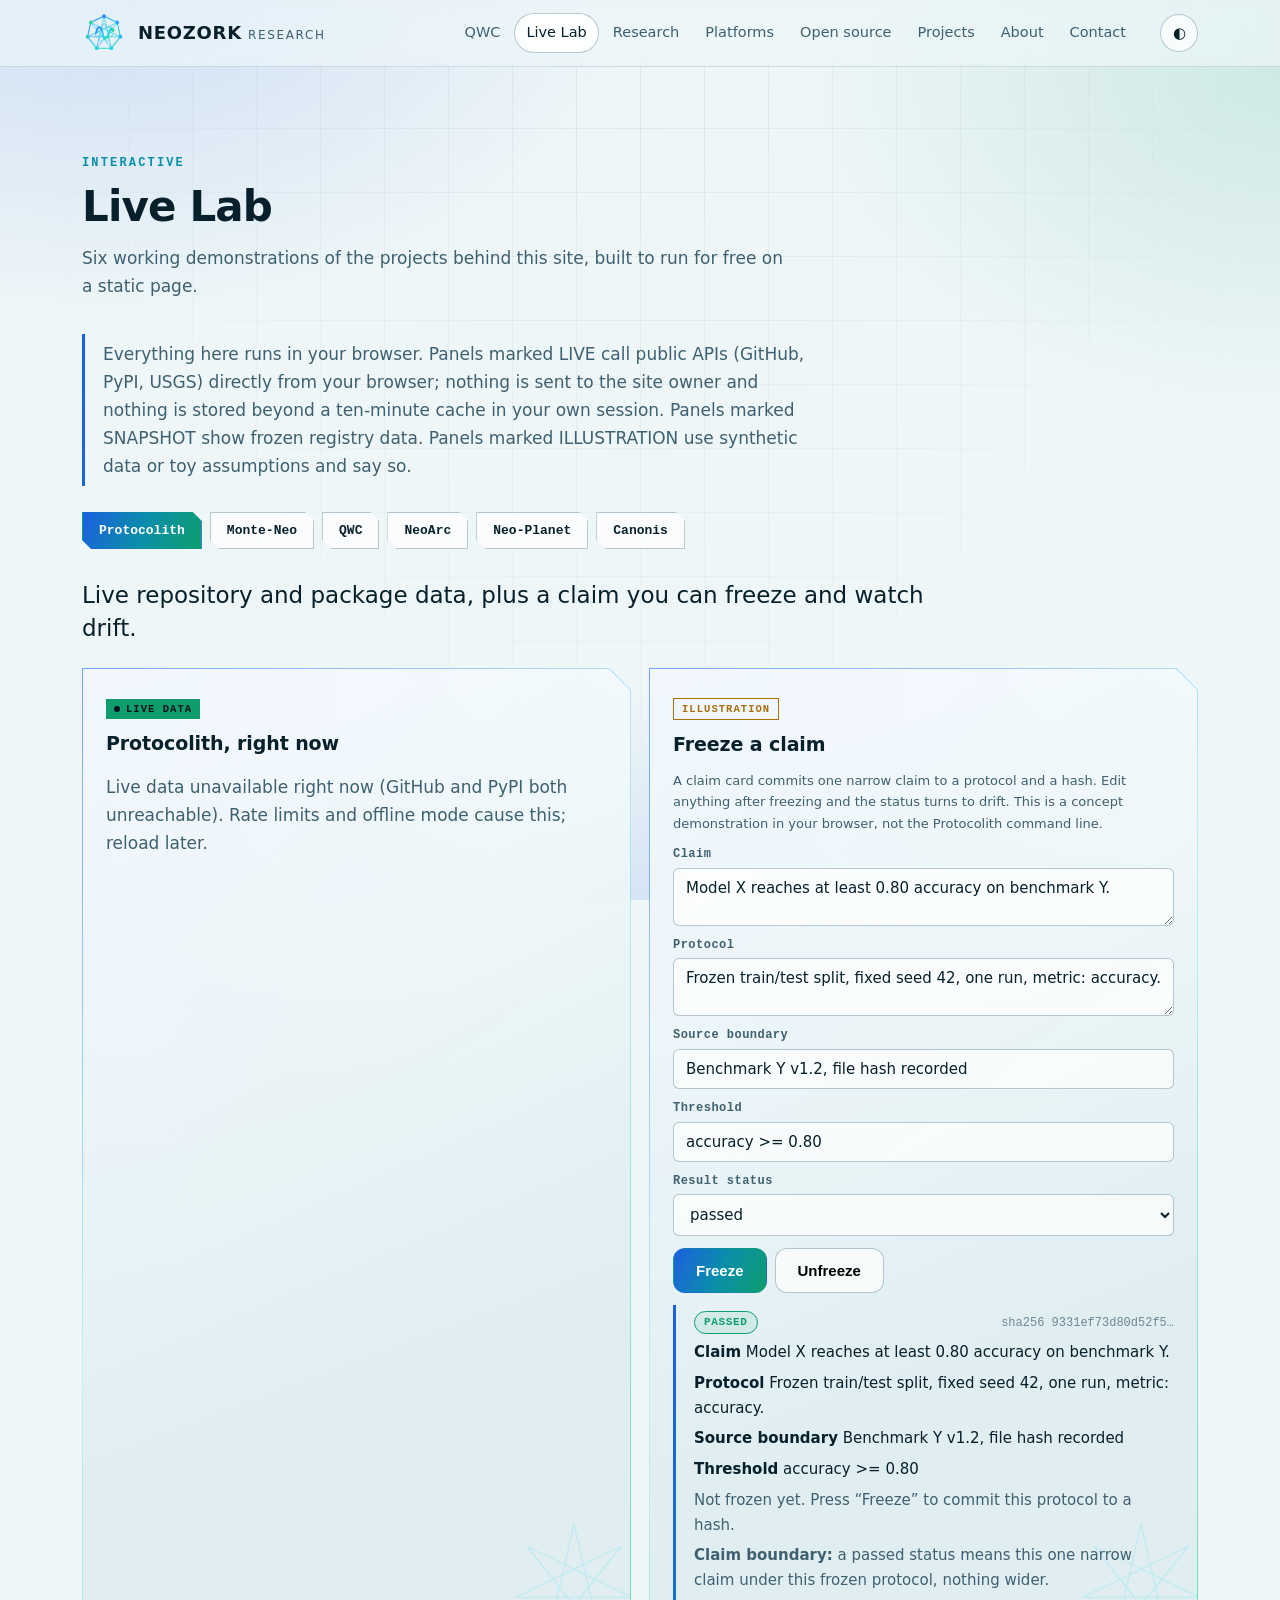
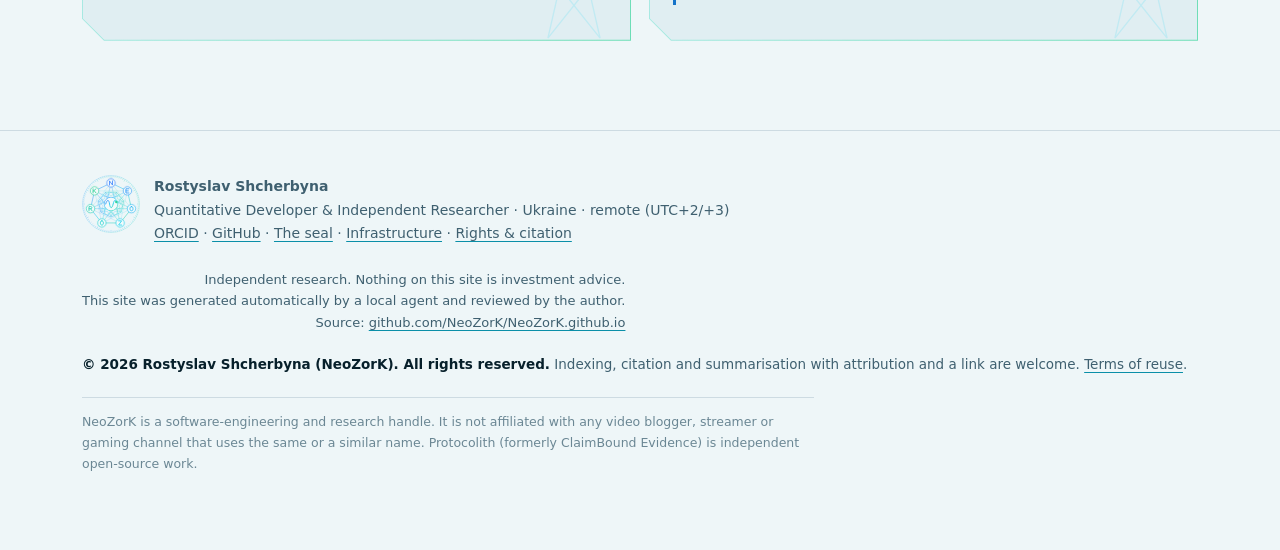
<file: lab.html>
<!doctype html>
<html lang="en">
<head>
<meta charset="utf-8">
<meta name="viewport" content="width=device-width, initial-scale=1">
<title>Live Lab · NeoZorK Research</title>
<meta name="description" content="Interactive demonstrations on live public data and frozen registry snapshots: Protocolith, Monte-Neo, QWC, NeoArc, Neo-Planet and Canonis.">
<meta name="author" content="Rostyslav Shcherbyna">
<meta name="copyright" content="© 2026 Rostyslav Shcherbyna (NeoZorK). All rights reserved.">
<meta name="rights" content="© 2026 Rostyslav Shcherbyna (NeoZorK). All rights reserved. Indexing, citation and summarisation with attribution and a link are welcome.">
<meta name="robots" content="index,follow,max-snippet:-1,max-image-preview:large">
<meta name="creator" content="Rostyslav Shcherbyna"><meta name="publisher" content="NeoZorK Research">
<meta name="DC.title" content="Live Lab · NeoZorK Research"><meta name="DC.creator" content="Rostyslav Shcherbyna"><meta name="DC.rights" content="© 2026 Rostyslav Shcherbyna (NeoZorK). All rights reserved.">
<meta name="DC.language" content="en"><meta name="DC.publisher" content="NeoZorK Research"><meta name="DC.identifier" content="https://neozork.github.io/lab.html">
<link rel="canonical" href="https://neozork.github.io/lab.html">
<link rel="author" href="https://neozork.github.io/about.html"><link rel="me" href="https://orcid.org/0009-0000-3773-5789"><link rel="me" href="https://github.com/NeoZorK">
<link rel="alternate" type="text/plain" href="https://neozork.github.io/llms.txt" title="Summary for language-model agents">
<meta property="og:title" content="Live Lab · NeoZorK Research"><meta property="og:description" content="Interactive demonstrations on live public data and frozen registry snapshots: Protocolith, Monte-Neo, QWC, NeoArc, Neo-Planet and Canonis."><meta property="og:type" content="website">
<meta property="og:url" content="https://neozork.github.io/lab.html"><meta property="og:site_name" content="NeoZorK Research"><meta property="og:locale" content="en_US">
<meta name="twitter:card" content="summary_large_image"><meta name="twitter:title" content="Live Lab · NeoZorK Research"><meta name="twitter:description" content="Interactive demonstrations on live public data and frozen registry snapshots: Protocolith, Monte-Neo, QWC, NeoArc, Neo-Planet and Canonis.">
<meta property="og:image" content="https://neozork.github.io/assets/og.png"><meta property="og:image:width" content="1200"><meta property="og:image:height" content="630"><meta name="twitter:image" content="https://neozork.github.io/assets/og.png">
<meta name="theme-color" content="#050d16">
<meta name="generator" content="NeoZorK local agent">
<link rel="icon" href="data:image/svg+xml,%3Csvg%20xmlns%3D%22http%3A//www.w3.org/2000/svg%22%20viewBox%3D%220%200%20120%20120%22%3E%3Cdefs%3E%3ClinearGradient%20id%3D%22nzg%22%20x1%3D%220%22%20y1%3D%220%22%20x2%3D%221%22%20y2%3D%221%22%3E%3Cstop%20offset%3D%220%22%20stop-color%3D%22%233b82ff%22/%3E%3Cstop%20offset%3D%22.55%22%20stop-color%3D%22%2322d3ee%22/%3E%3Cstop%20offset%3D%221%22%20stop-color%3D%22%2334d399%22/%3E%3C/linearGradient%3E%3ClinearGradient%20id%3D%22nzg2%22%20x1%3D%221%22%20y1%3D%220%22%20x2%3D%220%22%20y2%3D%221%22%3E%3Cstop%20offset%3D%220%22%20stop-color%3D%22%2334d399%22/%3E%3Cstop%20offset%3D%22.5%22%20stop-color%3D%22%2322d3ee%22/%3E%3Cstop%20offset%3D%221%22%20stop-color%3D%22%233b82ff%22/%3E%3C/linearGradient%3E%3C/defs%3E%3Crect%20width%3D%22120%22%20height%3D%22120%22%20rx%3D%2226%22%20fill%3D%22%23050d16%22/%3E%3Cpath%20d%3D%22M60.00%2014.00L95.96%2031.32L104.85%2070.24L79.96%20101.44L40.04%20101.44L15.15%2070.24L24.04%2031.32Z%22%20fill%3D%22none%22%20stroke%3D%22url%28%23nzg%29%22%20stroke-width%3D%223%22/%3E%3Cpath%20d%3D%22M60.00%2014.00L79.96%20101.44L24.04%2031.32L104.85%2070.24L15.15%2070.24L95.96%2031.32L40.04%20101.44Z%22%20fill%3D%22none%22%20stroke%3D%22url%28%23nzg2%29%22%20stroke-width%3D%222.2%22%20opacity%3D%22.9%22/%3E%3Cpath%20d%3D%22M80.00%2060.00L80.38%2060.25L80.75%2060.50L81.12%2060.77L81.47%2061.04L81.81%2061.32L82.13%2061.61L82.43%2061.90L82.71%2062.20L82.97%2062.51L83.20%2062.82L83.40%2063.13L83.57%2063.44L83.71%2063.76L83.82%2064.07L83.90%2064.38L83.94%2064.69L83.95%2064.99L83.92%2065.29L83.85%2065.57L83.76%2065.86L83.62%2066.13L83.46%2066.39L83.26%2066.64L83.03%2066.87L82.77%2067.10L82.48%2067.31L82.17%2067.50L81.83%2067.68L81.47%2067.85L81.09%2068.00L80.69%2068.14L80.28%2068.26L79.85%2068.36L79.42%2068.46L78.98%2068.54L78.53%2068.61L78.08%2068.67L77.64%2068.72L77.19%2068.76L76.76%2068.79L76.33%2068.82L75.91%2068.85L75.50%2068.87L75.11%2068.89L74.74%2068.91L74.39%2068.94L74.05%2068.97L73.74%2069.00L73.45%2069.04L73.18%2069.10L72.94%2069.16L72.72%2069.24L72.52%2069.33L72.35%2069.44L72.21%2069.56L72.09%2069.71L71.99%2069.87L71.91%2070.05L71.86%2070.25L71.82%2070.47L71.80%2070.72L71.81%2070.98L71.82%2071.26L71.85%2071.57L71.89%2071.89L71.94%2072.24L72.00%2072.60L72.07%2072.97L72.13%2073.37L72.20%2073.78L72.27%2074.20L72.34%2074.63L72.40%2075.06L72.46%2075.51L72.50%2075.96L72.54%2076.41L72.56%2076.86L72.57%2077.31L72.57%2077.75L72.55%2078.18L72.51%2078.60L72.46%2079.01L72.38%2079.41L72.29%2079.79L72.18%2080.15L72.05%2080.48L71.90%2080.80L71.72%2081.08L71.53%2081.35L71.32%2081.58L71.10%2081.78L70.85%2081.95L70.59%2082.09L70.32%2082.20L70.02%2082.27L69.72%2082.32L69.41%2082.33L69.08%2082.30L68.75%2082.25L68.41%2082.16L68.06%2082.05L67.71%2081.90L67.35%2081.73L67.00%2081.54L66.64%2081.32L66.29%2081.08L65.94%2080.82L65.59%2080.54L65.25%2080.25L64.92%2079.95L64.59%2079.63L64.27%2079.32L63.96%2079.00L63.66%2078.67L63.36%2078.36L63.08%2078.04L62.81%2077.74L62.55%2077.44L62.29%2077.16L62.05%2076.89L61.82%2076.64L61.59%2076.41L61.37%2076.21L61.16%2076.02L60.96%2075.87L60.76%2075.74L60.57%2075.63L60.38%2075.56L60.19%2075.51L60.00%2075.50L59.81%2075.51L59.62%2075.56L59.43%2075.63L59.24%2075.74L59.04%2075.87L58.84%2076.02L58.63%2076.21L58.41%2076.41L58.18%2076.64L57.95%2076.89L57.71%2077.16L57.45%2077.44L57.19%2077.74L56.92%2078.04L56.64%2078.36L56.34%2078.67L56.04%2079.00L55.73%2079.32L55.41%2079.63L55.08%2079.95L54.75%2080.25L54.41%2080.54L54.06%2080.82L53.71%2081.08L53.36%2081.32L53.00%2081.54L52.65%2081.73L52.29%2081.90L51.94%2082.05L51.59%2082.16L51.25%2082.25L50.92%2082.30L50.59%2082.33L50.28%2082.32L49.98%2082.27L49.68%2082.20L49.41%2082.09L49.15%2081.95L48.90%2081.78L48.68%2081.58L48.47%2081.35L48.28%2081.08L48.10%2080.80L47.95%2080.48L47.82%2080.15L47.71%2079.79L47.62%2079.41L47.54%2079.01L47.49%2078.60L47.45%2078.18L47.43%2077.75L47.43%2077.31L47.44%2076.86L47.46%2076.41L47.50%2075.96L47.54%2075.51L47.60%2075.06L47.66%2074.63L47.73%2074.20L47.80%2073.78L47.87%2073.37L47.93%2072.97L48.00%2072.60L48.06%2072.24L48.11%2071.89L48.15%2071.57L48.18%2071.26L48.19%2070.98L48.20%2070.72L48.18%2070.47L48.14%2070.25L48.09%2070.05L48.01%2069.87L47.91%2069.71L47.79%2069.56L47.65%2069.44L47.48%2069.33L47.28%2069.24L47.06%2069.16L46.82%2069.10L46.55%2069.04L46.26%2069.00L45.95%2068.97L45.61%2068.94L45.26%2068.91L44.89%2068.89L44.50%2068.87L44.09%2068.85L43.67%2068.82L43.24%2068.79L42.81%2068.76L42.36%2068.72L41.92%2068.67L41.47%2068.61L41.02%2068.54L40.58%2068.46L40.15%2068.36L39.72%2068.26L39.31%2068.14L38.91%2068.00L38.53%2067.85L38.17%2067.68L37.83%2067.50L37.52%2067.31L37.23%2067.10L36.97%2066.87L36.74%2066.64L36.54%2066.39L36.38%2066.13L36.24%2065.86L36.15%2065.57L36.08%2065.29L36.05%2064.99L36.06%2064.69L36.10%2064.38L36.18%2064.07L36.29%2063.76L36.43%2063.44L36.60%2063.13L36.80%2062.82L37.03%2062.51L37.29%2062.20L37.57%2061.90L37.87%2061.61L38.19%2061.32L38.53%2061.04L38.88%2060.77L39.25%2060.50L39.62%2060.25L40.00%2060.00L40.38%2059.76L40.76%2059.54L41.14%2059.32L41.52%2059.11L41.88%2058.90L42.23%2058.71L42.57%2058.52L42.90%2058.34L43.20%2058.17L43.49%2058.00L43.75%2057.83L43.99%2057.66L44.21%2057.50L44.39%2057.33L44.55%2057.17L44.68%2057.00L44.79%2056.83L44.86%2056.65L44.90%2056.47L44.92%2056.28L44.90%2056.09L44.86%2055.88L44.79%2055.66L44.70%2055.43L44.58%2055.20L44.44%2054.94L44.28%2054.68L44.10%2054.41L43.90%2054.12L43.69%2053.81L43.47%2053.50L43.23%2053.17L42.99%2052.83L42.75%2052.48L42.50%2052.12L42.26%2051.75L42.01%2051.38L41.78%2050.99L41.55%2050.60L41.34%2050.21L41.14%2049.81L40.95%2049.41L40.78%2049.01L40.63%2048.61L40.51%2048.22L40.41%2047.83L40.33%2047.45L40.28%2047.08L40.26%2046.72L40.26%2046.38L40.29%2046.04L40.36%2045.73L40.45%2045.43L40.57%2045.15L40.72%2044.90L40.90%2044.66L41.11%2044.45L41.34%2044.26L41.60%2044.09L41.88%2043.95L42.19%2043.83L42.51%2043.74L42.86%2043.67L43.23%2043.63L43.61%2043.61L44.00%2043.61L44.41%2043.64L44.83%2043.68L45.25%2043.75L45.68%2043.84L46.11%2043.94L46.55%2044.05L46.98%2044.18L47.41%2044.32L47.83%2044.47L48.25%2044.63L48.66%2044.78L49.06%2044.94L49.45%2045.10L49.83%2045.26L50.19%2045.41L50.54%2045.56L50.87%2045.69L51.19%2045.81L51.49%2045.92L51.77%2046.01L52.04%2046.08L52.29%2046.13L52.52%2046.15L52.74%2046.16L52.94%2046.14L53.13%2046.09L53.30%2046.02L53.46%2045.92L53.61%2045.80L53.75%2045.64L53.88%2045.46L54.00%2045.26L54.11%2045.02L54.22%2044.76L54.33%2044.48L54.43%2044.17L54.53%2043.84L54.64%2043.49L54.74%2043.13L54.85%2042.75L54.96%2042.35L55.08%2041.94L55.21%2041.53L55.34%2041.11L55.49%2040.68L55.64%2040.26L55.80%2039.84L55.97%2039.42L56.15%2039.01L56.35%2038.61L56.55%2038.23L56.77%2037.86L56.99%2037.51L57.23%2037.18L57.48%2036.88L57.73%2036.60L57.99%2036.35L58.27%2036.13L58.54%2035.94L58.83%2035.78L59.12%2035.66L59.41%2035.57L59.70%2035.52L60.00%2035.50L60.30%2035.52L60.59%2035.57L60.88%2035.66L61.17%2035.78L61.46%2035.94L61.73%2036.13L62.01%2036.35L62.27%2036.60L62.52%2036.88L62.77%2037.18L63.01%2037.51L63.23%2037.86L63.45%2038.23L63.65%2038.61L63.85%2039.01L64.03%2039.42L64.20%2039.84L64.36%2040.26L64.51%2040.68L64.66%2041.11L64.79%2041.53L64.92%2041.94L65.04%2042.35L65.15%2042.75L65.26%2043.13L65.36%2043.49L65.47%2043.84L65.57%2044.17L65.67%2044.48L65.78%2044.76L65.89%2045.02L66.00%2045.26L66.12%2045.46L66.25%2045.64L66.39%2045.80L66.54%2045.92L66.70%2046.02L66.87%2046.09L67.06%2046.14L67.26%2046.16L67.48%2046.15L67.71%2046.13L67.96%2046.08L68.23%2046.01L68.51%2045.92L68.81%2045.81L69.13%2045.69L69.46%2045.56L69.81%2045.41L70.17%2045.26L70.55%2045.10L70.94%2044.94L71.34%2044.78L71.75%2044.63L72.17%2044.47L72.59%2044.32L73.02%2044.18L73.45%2044.05L73.89%2043.94L74.32%2043.84L74.75%2043.75L75.17%2043.68L75.59%2043.64L76.00%2043.61L76.39%2043.61L76.77%2043.63L77.14%2043.67L77.49%2043.74L77.81%2043.83L78.12%2043.95L78.40%2044.09L78.66%2044.26L78.89%2044.45L79.10%2044.66L79.28%2044.90L79.43%2045.15L79.55%2045.43L79.64%2045.73L79.71%2046.04L79.74%2046.38L79.74%2046.72L79.72%2047.08L79.67%2047.45L79.59%2047.83L79.49%2048.22L79.37%2048.61L79.22%2049.01L79.05%2049.41L78.86%2049.81L78.66%2050.21L78.45%2050.60L78.22%2050.99L77.99%2051.38L77.74%2051.75L77.50%2052.12L77.25%2052.48L77.01%2052.83L76.77%2053.17L76.53%2053.50L76.31%2053.81L76.10%2054.12L75.90%2054.41L75.72%2054.68L75.56%2054.94L75.42%2055.20L75.30%2055.43L75.21%2055.66L75.14%2055.88L75.10%2056.09L75.08%2056.28L75.10%2056.47L75.14%2056.65L75.21%2056.83L75.32%2057.00L75.45%2057.17L75.61%2057.33L75.79%2057.50L76.01%2057.66L76.25%2057.83L76.51%2058.00L76.80%2058.17L77.10%2058.34L77.43%2058.52L77.77%2058.71L78.12%2058.90L78.48%2059.11L78.86%2059.32L79.24%2059.54L79.62%2059.76L80.00%2060.00Z%22%20fill%3D%22none%22%20stroke%3D%22url%28%23nzg%29%22%20stroke-width%3D%222%22/%3E%3Cpath%20d%3D%22M38%2060C43%2040%2052%2040%2056%2060S68%2080%2074%2060%2080%2046%2084%2052%22%20fill%3D%22none%22%20stroke%3D%22url%28%23nzg%29%22%20stroke-width%3D%225%22%20stroke-linecap%3D%22round%22/%3E%3Ccircle%20cx%3D%2284%22%20cy%3D%2252%22%20r%3D%225%22%20fill%3D%22%2334d399%22/%3E%3Ccircle%20cx%3D%2260.00%22%20cy%3D%2214.00%22%20r%3D%225.2%22%20fill%3D%22%233b82ff%22/%3E%3Ccircle%20cx%3D%2295.96%22%20cy%3D%2231.32%22%20r%3D%225.2%22%20fill%3D%22%23339df9%22/%3E%3Ccircle%20cx%3D%22104.85%22%20cy%3D%2270.24%22%20r%3D%225.2%22%20fill%3D%22%232ab8f4%22/%3E%3Ccircle%20cx%3D%2279.96%22%20cy%3D%22101.44%22%20r%3D%225.2%22%20fill%3D%22%2322d3ee%22/%3E%3Ccircle%20cx%3D%2240.04%22%20cy%3D%22101.44%22%20r%3D%225.2%22%20fill%3D%22%2328d3d2%22/%3E%3Ccircle%20cx%3D%2215.15%22%20cy%3D%2270.24%22%20r%3D%225.2%22%20fill%3D%22%232ed3b5%22/%3E%3Ccircle%20cx%3D%2224.04%22%20cy%3D%2231.32%22%20r%3D%225.2%22%20fill%3D%22%2334d399%22/%3E%3C/svg%3E">
<link rel="stylesheet" href="assets/style.css">
<script type="application/ld+json">{"@context": "https://schema.org", "@graph": [{"@type": "Person", "@id": "https://neozork.github.io/#person", "name": "Rostyslav Shcherbyna", "alternateName": ["NeoZorK"], "url": "https://neozork.github.io/", "jobTitle": "Quantitative Developer & Independent Researcher", "sameAs": ["https://github.com/NeoZorK", "https://orcid.org/0009-0000-3773-5789", "https://doi.org/10.5281/zenodo.23479894", "https://www.linkedin.com/in/rostyslav-sh-", "https://explore.openaire.eu/search/result?id=od______2659%3A%3Ad7c40fba4087e0752ef89d2d1fd250f1"], "knowsAbout": ["Time-series science", "Econophysics", "Superstatistics", "Quantum-inspired modelling", "Evidence & reproducibility", "AI architecture"], "identifier": {"@type": "PropertyValue", "propertyID": "ORCID", "value": "0009-0000-3773-5789"}, "worksFor": {"@id": "https://neozork.github.io/#org"}, "image": "https://neozork.github.io/assets/portrait.jpg"}, {"@type": "Organization", "@id": "https://neozork.github.io/#org", "name": "NeoZorK Research", "url": "https://neozork.github.io/", "founder": {"@id": "https://neozork.github.io/#person"}, "logo": "https://neozork.github.io/assets/seal.svg"}, {"@type": "WebSite", "@id": "https://neozork.github.io/#site", "url": "https://neozork.github.io/", "name": "NeoZorK Research", "inLanguage": "en", "publisher": {"@id": "https://neozork.github.io/#org"}, "copyrightHolder": {"@id": "https://neozork.github.io/#person"}}, {"@type": "WebPage", "@id": "https://neozork.github.io/lab.html#page", "url": "https://neozork.github.io/lab.html", "name": "Live Lab · NeoZorK Research", "description": "Interactive demonstrations on live public data and frozen registry snapshots: Protocolith, Monte-Neo, QWC, NeoArc, Neo-Planet and Canonis.", "inLanguage": "en", "isPartOf": {"@id": "https://neozork.github.io/#site"}, "author": {"@id": "https://neozork.github.io/#person"}, "creator": {"@id": "https://neozork.github.io/#person"}, "copyrightHolder": {"@id": "https://neozork.github.io/#person"}, "copyrightYear": 2026, "copyrightNotice": "© 2026 Rostyslav Shcherbyna (NeoZorK). All rights reserved.", "dateModified": "2026-10-19", "isAccessibleForFree": true}, {"@type": "WebApplication", "name": "NeoZorK Live Lab", "applicationCategory": "ScienceApplication", "operatingSystem": "Any (web browser)", "url": "https://neozork.github.io/lab.html", "offers": {"@type": "Offer", "price": "0", "priceCurrency": "USD"}, "creator": {"@id": "https://neozork.github.io/#person"}, "copyrightHolder": {"@id": "https://neozork.github.io/#person"}}]}</script>
</head>
<body>
<svg width="0" height="0" style="position:absolute" aria-hidden="true"><defs><linearGradient id="nzg" x1="0" y1="0" x2="1" y2="1"><stop offset="0" stop-color="#3b82ff"/><stop offset=".55" stop-color="#22d3ee"/><stop offset="1" stop-color="#34d399"/></linearGradient><linearGradient id="nzg2" x1="1" y1="0" x2="0" y2="1"><stop offset="0" stop-color="#34d399"/><stop offset=".5" stop-color="#22d3ee"/><stop offset="1" stop-color="#3b82ff"/></linearGradient><symbol id="nz-mark" viewBox="0 0 120 120"><circle cx="60" cy="60" r="59" fill="none" stroke="url(#nzg)" stroke-width=".5" opacity=".7"/><path d="M60.00 5.40L60.00 1.80M64.20 3.96L64.35 1.96M68.38 4.43L68.67 2.45M72.51 5.21L72.95 3.26M76.57 6.30L77.15 4.39M80.53 7.68L81.26 5.82M84.38 9.37L85.25 7.56M87.30 12.72L89.10 9.60M91.66 13.57L92.79 11.91M95.04 16.06L96.29 14.50M98.23 18.80L99.59 17.34M101.20 21.77L102.66 20.41M103.94 24.96L105.50 23.71M106.43 28.34L108.09 27.21M107.28 32.70L110.40 30.90M110.63 35.62L112.44 34.75M112.32 39.47L114.18 38.74M113.70 43.43L115.61 42.85M114.79 47.49L116.74 47.05M115.57 51.62L117.55 51.33M116.04 55.80L118.04 55.65M114.60 60.00L118.20 60.00M116.04 64.20L118.04 64.35M115.57 68.38L117.55 68.67M114.79 72.51L116.74 72.95M113.70 76.57L115.61 77.15M112.32 80.53L114.18 81.26M110.63 84.38L112.44 85.25M107.28 87.30L110.40 89.10M106.43 91.66L108.09 92.79M103.94 95.04L105.50 96.29M101.20 98.23L102.66 99.59M98.23 101.20L99.59 102.66M95.04 103.94L96.29 105.50M91.66 106.43L92.79 108.09M87.30 107.28L89.10 110.40M84.38 110.63L85.25 112.44M80.53 112.32L81.26 114.18M76.57 113.70L77.15 115.61M72.51 114.79L72.95 116.74M68.38 115.57L68.67 117.55M64.20 116.04L64.35 118.04M60.00 114.60L60.00 118.20M55.80 116.04L55.65 118.04M51.62 115.57L51.33 117.55M47.49 114.79L47.05 116.74M43.43 113.70L42.85 115.61M39.47 112.32L38.74 114.18M35.62 110.63L34.75 112.44M32.70 107.28L30.90 110.40M28.34 106.43L27.21 108.09M24.96 103.94L23.71 105.50M21.77 101.20L20.41 102.66M18.80 98.23L17.34 99.59M16.06 95.04L14.50 96.29M13.57 91.66L11.91 92.79M12.72 87.30L9.60 89.10M9.37 84.38L7.56 85.25M7.68 80.53L5.82 81.26M6.30 76.57L4.39 77.15M5.21 72.51L3.26 72.95M4.43 68.38L2.45 68.67M3.96 64.20L1.96 64.35M5.40 60.00L1.80 60.00M3.96 55.80L1.96 55.65M4.43 51.62L2.45 51.33M5.21 47.49L3.26 47.05M6.30 43.43L4.39 42.85M7.68 39.47L5.82 38.74M9.37 35.62L7.56 34.75M12.72 32.70L9.60 30.90M13.57 28.34L11.91 27.21M16.06 24.96L14.50 23.71M18.80 21.77L17.34 20.41M21.77 18.80L20.41 17.34M24.96 16.06L23.71 14.50M28.34 13.57L27.21 11.91M32.70 12.72L30.90 9.60M35.62 9.37L34.75 7.56M39.47 7.68L38.74 5.82M43.43 6.30L42.85 4.39M47.49 5.21L47.05 3.26M51.62 4.43L51.33 2.45M55.80 3.96L55.65 1.96" fill="none" stroke="url(#nzg2)" stroke-width=".55" stroke-linecap="round"/><path d="M60.00 16.50L78.87 99.19L25.99 32.88L102.41 69.68L17.59 69.68L94.01 32.88L41.13 99.19Z" fill="none" stroke="url(#nzg)" stroke-width=".8" opacity=".85"/><path d="M60.00 16.50L102.41 69.68L41.13 99.19L25.99 32.88L94.01 32.88L78.87 99.19L17.59 69.68Z" fill="none" stroke="url(#nzg2)" stroke-width=".55" opacity=".55"/><path d="M60.00 16.50L94.01 32.88L102.41 69.68L78.87 99.19L41.13 99.19L17.59 69.68L25.99 32.88Z" fill="none" stroke="url(#nzg)" stroke-width="1.1"/><path d="M71.71 35.67L86.32 53.99L81.11 76.83L60.00 87.00L38.89 76.83L33.68 53.99L48.29 35.67Z" fill="none" stroke="url(#nzg2)" stroke-width=".9"/><path d="M71.71 35.67L60.00 87.00L48.29 35.67L81.11 76.83L33.68 53.99L86.32 53.99L38.89 76.83Z" fill="none" stroke="url(#nzg)" stroke-width=".6" opacity=".8"/><path d="M80.50 60.00L80.77 60.25L81.03 60.51L81.29 60.77L81.54 61.04L81.77 61.32L82.00 61.60L82.21 61.88L82.40 62.17L82.57 62.46L82.73 62.76L82.86 63.06L82.97 63.35L83.06 63.65L83.13 63.95L83.17 64.25L83.18 64.54L83.17 64.83L83.14 65.11L83.08 65.39L82.99 65.67L82.88 65.93L82.74 66.19L82.58 66.44L82.39 66.68L82.19 66.91L81.96 67.13L81.71 67.35L81.45 67.55L81.16 67.74L80.87 67.91L80.56 68.08L80.24 68.24L79.90 68.39L79.56 68.52L79.22 68.65L78.87 68.77L78.52 68.88L78.17 68.98L77.82 69.08L77.47 69.17L77.13 69.26L76.80 69.34L76.47 69.42L76.16 69.50L75.85 69.58L75.56 69.67L75.28 69.75L75.02 69.84L74.77 69.94L74.54 70.04L74.32 70.14L74.12 70.26L73.94 70.39L73.77 70.52L73.62 70.67L73.49 70.83L73.37 71.01L73.27 71.19L73.18 71.40L73.10 71.61L73.04 71.84L72.99 72.08L72.95 72.34L72.92 72.61L72.90 72.90L72.88 73.19L72.87 73.50L72.86 73.82L72.85 74.15L72.84 74.50L72.83 74.84L72.82 75.20L72.81 75.56L72.79 75.92L72.76 76.29L72.73 76.66L72.68 77.02L72.63 77.38L72.57 77.74L72.49 78.10L72.40 78.44L72.30 78.77L72.18 79.10L72.05 79.40L71.91 79.70L71.75 79.98L71.58 80.24L71.39 80.48L71.19 80.70L70.97 80.90L70.74 81.08L70.50 81.24L70.25 81.37L69.98 81.48L69.71 81.56L69.42 81.62L69.13 81.66L68.82 81.67L68.52 81.66L68.20 81.63L67.89 81.57L67.56 81.50L67.24 81.40L66.92 81.29L66.59 81.15L66.27 81.00L65.95 80.84L65.63 80.66L65.31 80.48L65.00 80.28L64.69 80.08L64.39 79.87L64.09 79.65L63.81 79.44L63.52 79.23L63.25 79.02L62.98 78.81L62.72 78.61L62.46 78.42L62.22 78.24L61.97 78.08L61.74 77.92L61.51 77.78L61.28 77.66L61.06 77.55L60.84 77.46L60.63 77.39L60.42 77.34L60.21 77.31L60.00 77.30L59.79 77.31L59.58 77.34L59.37 77.39L59.16 77.46L58.94 77.55L58.72 77.66L58.49 77.78L58.26 77.92L58.03 78.08L57.78 78.24L57.54 78.42L57.28 78.61L57.02 78.81L56.75 79.02L56.48 79.23L56.19 79.44L55.91 79.65L55.61 79.87L55.31 80.08L55.00 80.28L54.69 80.48L54.37 80.66L54.05 80.84L53.73 81.00L53.41 81.15L53.08 81.29L52.76 81.40L52.44 81.50L52.11 81.57L51.80 81.63L51.48 81.66L51.18 81.67L50.87 81.66L50.58 81.62L50.29 81.56L50.02 81.48L49.75 81.37L49.50 81.24L49.26 81.08L49.03 80.90L48.81 80.70L48.61 80.48L48.42 80.24L48.25 79.98L48.09 79.70L47.95 79.40L47.82 79.10L47.70 78.77L47.60 78.44L47.51 78.10L47.43 77.74L47.37 77.38L47.32 77.02L47.27 76.66L47.24 76.29L47.21 75.92L47.19 75.56L47.18 75.20L47.17 74.84L47.16 74.50L47.15 74.15L47.14 73.82L47.13 73.50L47.12 73.19L47.10 72.90L47.08 72.61L47.05 72.34L47.01 72.08L46.96 71.84L46.90 71.61L46.82 71.40L46.73 71.19L46.63 71.01L46.51 70.83L46.38 70.67L46.23 70.52L46.06 70.39L45.88 70.26L45.68 70.14L45.46 70.04L45.23 69.94L44.98 69.84L44.72 69.75L44.44 69.67L44.15 69.58L43.84 69.50L43.53 69.42L43.20 69.34L42.87 69.26L42.53 69.17L42.18 69.08L41.83 68.98L41.48 68.88L41.13 68.77L40.78 68.65L40.44 68.52L40.10 68.39L39.76 68.24L39.44 68.08L39.13 67.91L38.84 67.74L38.55 67.55L38.29 67.35L38.04 67.13L37.81 66.91L37.61 66.68L37.42 66.44L37.26 66.19L37.12 65.93L37.01 65.67L36.92 65.39L36.86 65.11L36.83 64.83L36.82 64.54L36.83 64.25L36.87 63.95L36.94 63.65L37.03 63.35L37.14 63.06L37.27 62.76L37.43 62.46L37.60 62.17L37.79 61.88L38.00 61.60L38.23 61.32L38.46 61.04L38.71 60.77L38.97 60.51L39.23 60.25L39.50 60.00L39.77 59.76L40.04 59.52L40.32 59.29L40.58 59.06L40.85 58.84L41.10 58.63L41.35 58.42L41.59 58.21L41.82 58.01L42.03 57.82L42.22 57.62L42.40 57.43L42.57 57.24L42.71 57.05L42.84 56.86L42.95 56.66L43.04 56.47L43.10 56.27L43.15 56.06L43.18 55.85L43.19 55.64L43.18 55.42L43.15 55.19L43.10 54.96L43.04 54.72L42.97 54.47L42.87 54.21L42.77 53.94L42.66 53.66L42.53 53.38L42.40 53.08L42.26 52.78L42.12 52.47L41.98 52.15L41.83 51.82L41.69 51.49L41.55 51.15L41.42 50.81L41.29 50.47L41.17 50.12L41.06 49.77L40.97 49.42L40.88 49.07L40.82 48.72L40.77 48.37L40.73 48.03L40.72 47.70L40.73 47.37L40.75 47.05L40.80 46.75L40.86 46.45L40.95 46.16L41.06 45.89L41.20 45.63L41.35 45.39L41.52 45.16L41.72 44.95L41.93 44.76L42.16 44.58L42.42 44.42L42.68 44.28L42.97 44.16L43.27 44.06L43.58 43.97L43.90 43.90L44.24 43.85L44.58 43.82L44.93 43.80L45.29 43.80L45.65 43.81L46.02 43.83L46.38 43.86L46.75 43.90L47.11 43.96L47.48 44.01L47.83 44.08L48.19 44.15L48.53 44.22L48.87 44.28L49.20 44.35L49.52 44.42L49.83 44.48L50.13 44.53L50.42 44.58L50.70 44.61L50.96 44.64L51.22 44.65L51.46 44.65L51.70 44.63L51.92 44.60L52.13 44.55L52.33 44.48L52.52 44.40L52.70 44.30L52.88 44.18L53.05 44.04L53.21 43.88L53.36 43.70L53.52 43.51L53.66 43.29L53.81 43.07L53.96 42.82L54.10 42.56L54.25 42.29L54.39 42.01L54.54 41.71L54.70 41.41L54.85 41.10L55.02 40.79L55.19 40.47L55.36 40.15L55.54 39.83L55.73 39.52L55.93 39.20L56.13 38.90L56.35 38.60L56.57 38.32L56.79 38.04L57.03 37.79L57.27 37.54L57.52 37.32L57.78 37.11L58.04 36.93L58.31 36.76L58.59 36.62L58.86 36.51L59.14 36.42L59.43 36.35L59.71 36.31L60.00 36.30L60.29 36.31L60.57 36.35L60.86 36.42L61.14 36.51L61.41 36.62L61.69 36.76L61.96 36.93L62.22 37.11L62.48 37.32L62.73 37.54L62.97 37.79L63.21 38.04L63.43 38.32L63.65 38.60L63.87 38.90L64.07 39.20L64.27 39.52L64.46 39.83L64.64 40.15L64.81 40.47L64.98 40.79L65.15 41.10L65.30 41.41L65.46 41.71L65.61 42.01L65.75 42.29L65.90 42.56L66.04 42.82L66.19 43.07L66.34 43.29L66.48 43.51L66.64 43.70L66.79 43.88L66.95 44.04L67.12 44.18L67.30 44.30L67.48 44.40L67.67 44.48L67.87 44.55L68.08 44.60L68.30 44.63L68.54 44.65L68.78 44.65L69.04 44.64L69.30 44.61L69.58 44.58L69.87 44.53L70.17 44.48L70.48 44.42L70.80 44.35L71.13 44.28L71.47 44.22L71.81 44.15L72.17 44.08L72.52 44.01L72.89 43.96L73.25 43.90L73.62 43.86L73.98 43.83L74.35 43.81L74.71 43.80L75.07 43.80L75.42 43.82L75.76 43.85L76.10 43.90L76.42 43.97L76.73 44.06L77.03 44.16L77.32 44.28L77.58 44.42L77.84 44.58L78.07 44.76L78.28 44.95L78.48 45.16L78.65 45.39L78.80 45.63L78.94 45.89L79.05 46.16L79.14 46.45L79.20 46.75L79.25 47.05L79.27 47.37L79.28 47.70L79.27 48.03L79.23 48.37L79.18 48.72L79.12 49.07L79.03 49.42L78.94 49.77L78.83 50.12L78.71 50.47L78.58 50.81L78.45 51.15L78.31 51.49L78.17 51.82L78.02 52.15L77.88 52.47L77.74 52.78L77.60 53.08L77.47 53.38L77.34 53.66L77.23 53.94L77.13 54.21L77.03 54.47L76.96 54.72L76.90 54.96L76.85 55.19L76.82 55.42L76.81 55.64L76.82 55.85L76.85 56.06L76.90 56.27L76.96 56.47L77.05 56.66L77.16 56.86L77.29 57.05L77.43 57.24L77.60 57.43L77.78 57.62L77.97 57.82L78.18 58.01L78.41 58.21L78.65 58.42L78.90 58.63L79.15 58.84L79.42 59.06L79.68 59.29L79.96 59.52L80.23 59.76L80.50 60.00Z" fill="none" stroke="url(#nzg)" stroke-width=".55"/><path d="M80.50 60.00L80.23 60.24L79.96 60.48L79.68 60.71L79.42 60.94L79.15 61.16L78.90 61.37L78.65 61.58L78.41 61.79L78.18 61.99L77.97 62.18L77.78 62.38L77.60 62.57L77.43 62.76L77.29 62.95L77.16 63.14L77.05 63.34L76.96 63.53L76.90 63.73L76.85 63.94L76.82 64.15L76.81 64.36L76.82 64.58L76.85 64.81L76.90 65.04L76.96 65.28L77.03 65.53L77.13 65.79L77.23 66.06L77.34 66.34L77.47 66.62L77.60 66.92L77.74 67.22L77.88 67.53L78.02 67.85L78.17 68.18L78.31 68.51L78.45 68.85L78.58 69.19L78.71 69.53L78.83 69.88L78.94 70.23L79.03 70.58L79.12 70.93L79.18 71.28L79.23 71.63L79.27 71.97L79.28 72.30L79.27 72.63L79.25 72.95L79.20 73.25L79.14 73.55L79.05 73.84L78.94 74.11L78.80 74.37L78.65 74.61L78.48 74.84L78.28 75.05L78.07 75.24L77.84 75.42L77.58 75.58L77.32 75.72L77.03 75.84L76.73 75.94L76.42 76.03L76.10 76.10L75.76 76.15L75.42 76.18L75.07 76.20L74.71 76.20L74.35 76.19L73.98 76.17L73.62 76.14L73.25 76.10L72.89 76.04L72.52 75.99L72.17 75.92L71.81 75.85L71.47 75.78L71.13 75.72L70.80 75.65L70.48 75.58L70.17 75.52L69.87 75.47L69.58 75.42L69.30 75.39L69.04 75.36L68.78 75.35L68.54 75.35L68.30 75.37L68.08 75.40L67.87 75.45L67.67 75.52L67.48 75.60L67.30 75.70L67.12 75.82L66.95 75.96L66.79 76.12L66.64 76.30L66.48 76.49L66.34 76.71L66.19 76.93L66.04 77.18L65.90 77.44L65.75 77.71L65.61 77.99L65.46 78.29L65.30 78.59L65.15 78.90L64.98 79.21L64.81 79.53L64.64 79.85L64.46 80.17L64.27 80.48L64.07 80.80L63.87 81.10L63.65 81.40L63.43 81.68L63.21 81.96L62.97 82.21L62.73 82.46L62.48 82.68L62.22 82.89L61.96 83.07L61.69 83.24L61.41 83.38L61.14 83.49L60.86 83.58L60.57 83.65L60.29 83.69L60.00 83.70L59.71 83.69L59.43 83.65L59.14 83.58L58.86 83.49L58.59 83.38L58.31 83.24L58.04 83.07L57.78 82.89L57.52 82.68L57.27 82.46L57.03 82.21L56.79 81.96L56.57 81.68L56.35 81.40L56.13 81.10L55.93 80.80L55.73 80.48L55.54 80.17L55.36 79.85L55.19 79.53L55.02 79.21L54.85 78.90L54.70 78.59L54.54 78.29L54.39 77.99L54.25 77.71L54.10 77.44L53.96 77.18L53.81 76.93L53.66 76.71L53.52 76.49L53.36 76.30L53.21 76.12L53.05 75.96L52.88 75.82L52.70 75.70L52.52 75.60L52.33 75.52L52.13 75.45L51.92 75.40L51.70 75.37L51.46 75.35L51.22 75.35L50.96 75.36L50.70 75.39L50.42 75.42L50.13 75.47L49.83 75.52L49.52 75.58L49.20 75.65L48.87 75.72L48.53 75.78L48.19 75.85L47.83 75.92L47.48 75.99L47.11 76.04L46.75 76.10L46.38 76.14L46.02 76.17L45.65 76.19L45.29 76.20L44.93 76.20L44.58 76.18L44.24 76.15L43.90 76.10L43.58 76.03L43.27 75.94L42.97 75.84L42.68 75.72L42.42 75.58L42.16 75.42L41.93 75.24L41.72 75.05L41.52 74.84L41.35 74.61L41.20 74.37L41.06 74.11L40.95 73.84L40.86 73.55L40.80 73.25L40.75 72.95L40.73 72.63L40.72 72.30L40.73 71.97L40.77 71.63L40.82 71.28L40.88 70.93L40.97 70.58L41.06 70.23L41.17 69.88L41.29 69.53L41.42 69.19L41.55 68.85L41.69 68.51L41.83 68.18L41.98 67.85L42.12 67.53L42.26 67.22L42.40 66.92L42.53 66.62L42.66 66.34L42.77 66.06L42.87 65.79L42.97 65.53L43.04 65.28L43.10 65.04L43.15 64.81L43.18 64.58L43.19 64.36L43.18 64.15L43.15 63.94L43.10 63.73L43.04 63.53L42.95 63.34L42.84 63.14L42.71 62.95L42.57 62.76L42.40 62.57L42.22 62.38L42.03 62.18L41.82 61.99L41.59 61.79L41.35 61.58L41.10 61.37L40.85 61.16L40.58 60.94L40.32 60.71L40.04 60.48L39.77 60.24L39.50 60.00L39.23 59.75L38.97 59.49L38.71 59.23L38.46 58.96L38.23 58.68L38.00 58.40L37.79 58.12L37.60 57.83L37.43 57.54L37.27 57.24L37.14 56.94L37.03 56.65L36.94 56.35L36.87 56.05L36.83 55.75L36.82 55.46L36.83 55.17L36.86 54.89L36.92 54.61L37.01 54.33L37.12 54.07L37.26 53.81L37.42 53.56L37.61 53.32L37.81 53.09L38.04 52.87L38.29 52.65L38.55 52.45L38.84 52.26L39.13 52.09L39.44 51.92L39.76 51.76L40.10 51.61L40.44 51.48L40.78 51.35L41.13 51.23L41.48 51.12L41.83 51.02L42.18 50.92L42.53 50.83L42.87 50.74L43.20 50.66L43.53 50.58L43.84 50.50L44.15 50.42L44.44 50.33L44.72 50.25L44.98 50.16L45.23 50.06L45.46 49.96L45.68 49.86L45.88 49.74L46.06 49.61L46.23 49.48L46.38 49.33L46.51 49.17L46.63 48.99L46.73 48.81L46.82 48.60L46.90 48.39L46.96 48.16L47.01 47.92L47.05 47.66L47.08 47.39L47.10 47.10L47.12 46.81L47.13 46.50L47.14 46.18L47.15 45.85L47.16 45.50L47.17 45.16L47.18 44.80L47.19 44.44L47.21 44.08L47.24 43.71L47.27 43.34L47.32 42.98L47.37 42.62L47.43 42.26L47.51 41.90L47.60 41.56L47.70 41.23L47.82 40.90L47.95 40.60L48.09 40.30L48.25 40.02L48.42 39.76L48.61 39.52L48.81 39.30L49.03 39.10L49.26 38.92L49.50 38.76L49.75 38.63L50.02 38.52L50.29 38.44L50.58 38.38L50.87 38.34L51.18 38.33L51.48 38.34L51.80 38.37L52.11 38.43L52.44 38.50L52.76 38.60L53.08 38.71L53.41 38.85L53.73 39.00L54.05 39.16L54.37 39.34L54.69 39.52L55.00 39.72L55.31 39.92L55.61 40.13L55.91 40.35L56.19 40.56L56.48 40.77L56.75 40.98L57.02 41.19L57.28 41.39L57.54 41.58L57.78 41.76L58.03 41.92L58.26 42.08L58.49 42.22L58.72 42.34L58.94 42.45L59.16 42.54L59.37 42.61L59.58 42.66L59.79 42.69L60.00 42.70L60.21 42.69L60.42 42.66L60.63 42.61L60.84 42.54L61.06 42.45L61.28 42.34L61.51 42.22L61.74 42.08L61.97 41.92L62.22 41.76L62.46 41.58L62.72 41.39L62.98 41.19L63.25 40.98L63.52 40.77L63.81 40.56L64.09 40.35L64.39 40.13L64.69 39.92L65.00 39.72L65.31 39.52L65.63 39.34L65.95 39.16L66.27 39.00L66.59 38.85L66.92 38.71L67.24 38.60L67.56 38.50L67.89 38.43L68.20 38.37L68.52 38.34L68.82 38.33L69.13 38.34L69.42 38.38L69.71 38.44L69.98 38.52L70.25 38.63L70.50 38.76L70.74 38.92L70.97 39.10L71.19 39.30L71.39 39.52L71.58 39.76L71.75 40.02L71.91 40.30L72.05 40.60L72.18 40.90L72.30 41.23L72.40 41.56L72.49 41.90L72.57 42.26L72.63 42.62L72.68 42.98L72.73 43.34L72.76 43.71L72.79 44.08L72.81 44.44L72.82 44.80L72.83 45.16L72.84 45.50L72.85 45.85L72.86 46.18L72.87 46.50L72.88 46.81L72.90 47.10L72.92 47.39L72.95 47.66L72.99 47.92L73.04 48.16L73.10 48.39L73.18 48.60L73.27 48.81L73.37 48.99L73.49 49.17L73.62 49.33L73.77 49.48L73.94 49.61L74.12 49.74L74.32 49.86L74.54 49.96L74.77 50.06L75.02 50.16L75.28 50.25L75.56 50.33L75.85 50.42L76.16 50.50L76.47 50.58L76.80 50.66L77.13 50.74L77.47 50.83L77.82 50.92L78.17 51.02L78.52 51.12L78.87 51.23L79.22 51.35L79.56 51.48L79.90 51.61L80.24 51.76L80.56 51.92L80.87 52.09L81.16 52.26L81.45 52.45L81.71 52.65L81.96 52.87L82.19 53.09L82.39 53.32L82.58 53.56L82.74 53.81L82.88 54.07L82.99 54.33L83.08 54.61L83.14 54.89L83.17 55.17L83.18 55.46L83.17 55.75L83.13 56.05L83.06 56.35L82.97 56.65L82.86 56.94L82.73 57.24L82.57 57.54L82.40 57.83L82.21 58.12L82.00 58.40L81.77 58.68L81.54 58.96L81.29 59.23L81.03 59.49L80.77 59.75L80.50 60.00Z" fill="none" stroke="url(#nzg2)" stroke-width=".55"/><circle cx="60" cy="60" r="14" style="fill:var(--logo-core,#06111b)" stroke="url(#nzg)" stroke-width="1.2"/><path d="M49 60C52 50 55.500 50 57 60S62 70 64.500 60 69.500 51 71 56" fill="none" stroke="url(#nzg)" stroke-width="1.9" stroke-linecap="round"/><circle cx="71" cy="56" r="2.5" fill="#34d399"/><g><circle cx="60.00" cy="16.50" r="8.6" style="fill:var(--logo-core,#06111b)" stroke="#3b82ff" stroke-width="1.2"/><circle cx="60.00" cy="16.50" r="10.4" fill="none" stroke="#3b82ff" stroke-width=".35" stroke-dasharray="1.2 1.6" opacity=".8"/><path d="M0 14V0L10 14V0" transform="translate(56.90 12.16) scale(0.62)" fill="none" stroke="#3b82ff" stroke-width="2.7" stroke-linecap="round" stroke-linejoin="round"/></g><g><circle cx="94.01" cy="32.88" r="8.6" style="fill:var(--logo-core,#06111b)" stroke="#339df9" stroke-width="1.2"/><circle cx="94.01" cy="32.88" r="10.4" fill="none" stroke="#339df9" stroke-width=".35" stroke-dasharray="1.2 1.6" opacity=".8"/><path d="M10 0H0V14H10M0 7H8" transform="translate(90.91 28.54) scale(0.62)" fill="none" stroke="#339df9" stroke-width="2.7" stroke-linecap="round" stroke-linejoin="round"/></g><g><circle cx="102.41" cy="69.68" r="8.6" style="fill:var(--logo-core,#06111b)" stroke="#2ab8f4" stroke-width="1.2"/><circle cx="102.41" cy="69.68" r="10.4" fill="none" stroke="#2ab8f4" stroke-width=".35" stroke-dasharray="1.2 1.6" opacity=".8"/><path d="M5 0C9 0 10 3 10 7S9 14 5 14 0 11 0 7 1 0 5 0Z" transform="translate(99.31 65.34) scale(0.62)" fill="none" stroke="#2ab8f4" stroke-width="2.7" stroke-linecap="round" stroke-linejoin="round"/></g><g><circle cx="78.87" cy="99.19" r="8.6" style="fill:var(--logo-core,#06111b)" stroke="#22d3ee" stroke-width="1.2"/><circle cx="78.87" cy="99.19" r="10.4" fill="none" stroke="#22d3ee" stroke-width=".35" stroke-dasharray="1.2 1.6" opacity=".8"/><path d="M0 0H10L0 14H10" transform="translate(75.77 94.85) scale(0.62)" fill="none" stroke="#22d3ee" stroke-width="2.7" stroke-linecap="round" stroke-linejoin="round"/></g><g><circle cx="41.13" cy="99.19" r="8.6" style="fill:var(--logo-core,#06111b)" stroke="#28d3d2" stroke-width="1.2"/><circle cx="41.13" cy="99.19" r="10.4" fill="none" stroke="#28d3d2" stroke-width=".35" stroke-dasharray="1.2 1.6" opacity=".8"/><path d="M5 0C9 0 10 3 10 7S9 14 5 14 0 11 0 7 1 0 5 0Z" transform="translate(38.03 94.85) scale(0.62)" fill="none" stroke="#28d3d2" stroke-width="2.7" stroke-linecap="round" stroke-linejoin="round"/></g><g><circle cx="17.59" cy="69.68" r="8.6" style="fill:var(--logo-core,#06111b)" stroke="#2ed3b5" stroke-width="1.2"/><circle cx="17.59" cy="69.68" r="10.4" fill="none" stroke="#2ed3b5" stroke-width=".35" stroke-dasharray="1.2 1.6" opacity=".8"/><path d="M0 14V0H6A3.6 3.6 0 0 1 6 7.2H0M5.5 7.2L10 14" transform="translate(14.49 65.34) scale(0.62)" fill="none" stroke="#2ed3b5" stroke-width="2.7" stroke-linecap="round" stroke-linejoin="round"/></g><g><circle cx="25.99" cy="32.88" r="8.6" style="fill:var(--logo-core,#06111b)" stroke="#34d399" stroke-width="1.2"/><circle cx="25.99" cy="32.88" r="10.4" fill="none" stroke="#34d399" stroke-width=".35" stroke-dasharray="1.2 1.6" opacity=".8"/><path d="M0 0V14M10 0L0 8.4M3.4 6L10 14" transform="translate(22.89 28.54) scale(0.62)" fill="none" stroke="#34d399" stroke-width="2.7" stroke-linecap="round" stroke-linejoin="round"/></g></symbol><symbol id="nz-mark-s" viewBox="0 0 120 120"><path d="M60.00 14.00L95.96 31.32L104.85 70.24L79.96 101.44L40.04 101.44L15.15 70.24L24.04 31.32Z" fill="none" stroke="url(#nzg)" stroke-width="3"/><path d="M60.00 14.00L79.96 101.44L24.04 31.32L104.85 70.24L15.15 70.24L95.96 31.32L40.04 101.44Z" fill="none" stroke="url(#nzg2)" stroke-width="2.2" opacity=".9"/><path d="M80.00 60.00L80.38 60.25L80.75 60.50L81.12 60.77L81.47 61.04L81.81 61.32L82.13 61.61L82.43 61.90L82.71 62.20L82.97 62.51L83.20 62.82L83.40 63.13L83.57 63.44L83.71 63.76L83.82 64.07L83.90 64.38L83.94 64.69L83.95 64.99L83.92 65.29L83.85 65.57L83.76 65.86L83.62 66.13L83.46 66.39L83.26 66.64L83.03 66.87L82.77 67.10L82.48 67.31L82.17 67.50L81.83 67.68L81.47 67.85L81.09 68.00L80.69 68.14L80.28 68.26L79.85 68.36L79.42 68.46L78.98 68.54L78.53 68.61L78.08 68.67L77.64 68.72L77.19 68.76L76.76 68.79L76.33 68.82L75.91 68.85L75.50 68.87L75.11 68.89L74.74 68.91L74.39 68.94L74.05 68.97L73.74 69.00L73.45 69.04L73.18 69.10L72.94 69.16L72.72 69.24L72.52 69.33L72.35 69.44L72.21 69.56L72.09 69.71L71.99 69.87L71.91 70.05L71.86 70.25L71.82 70.47L71.80 70.72L71.81 70.98L71.82 71.26L71.85 71.57L71.89 71.89L71.94 72.24L72.00 72.60L72.07 72.97L72.13 73.37L72.20 73.78L72.27 74.20L72.34 74.63L72.40 75.06L72.46 75.51L72.50 75.96L72.54 76.41L72.56 76.86L72.57 77.31L72.57 77.75L72.55 78.18L72.51 78.60L72.46 79.01L72.38 79.41L72.29 79.79L72.18 80.15L72.05 80.48L71.90 80.80L71.72 81.08L71.53 81.35L71.32 81.58L71.10 81.78L70.85 81.95L70.59 82.09L70.32 82.20L70.02 82.27L69.72 82.32L69.41 82.33L69.08 82.30L68.75 82.25L68.41 82.16L68.06 82.05L67.71 81.90L67.35 81.73L67.00 81.54L66.64 81.32L66.29 81.08L65.94 80.82L65.59 80.54L65.25 80.25L64.92 79.95L64.59 79.63L64.27 79.32L63.96 79.00L63.66 78.67L63.36 78.36L63.08 78.04L62.81 77.74L62.55 77.44L62.29 77.16L62.05 76.89L61.82 76.64L61.59 76.41L61.37 76.21L61.16 76.02L60.96 75.87L60.76 75.74L60.57 75.63L60.38 75.56L60.19 75.51L60.00 75.50L59.81 75.51L59.62 75.56L59.43 75.63L59.24 75.74L59.04 75.87L58.84 76.02L58.63 76.21L58.41 76.41L58.18 76.64L57.95 76.89L57.71 77.16L57.45 77.44L57.19 77.74L56.92 78.04L56.64 78.36L56.34 78.67L56.04 79.00L55.73 79.32L55.41 79.63L55.08 79.95L54.75 80.25L54.41 80.54L54.06 80.82L53.71 81.08L53.36 81.32L53.00 81.54L52.65 81.73L52.29 81.90L51.94 82.05L51.59 82.16L51.25 82.25L50.92 82.30L50.59 82.33L50.28 82.32L49.98 82.27L49.68 82.20L49.41 82.09L49.15 81.95L48.90 81.78L48.68 81.58L48.47 81.35L48.28 81.08L48.10 80.80L47.95 80.48L47.82 80.15L47.71 79.79L47.62 79.41L47.54 79.01L47.49 78.60L47.45 78.18L47.43 77.75L47.43 77.31L47.44 76.86L47.46 76.41L47.50 75.96L47.54 75.51L47.60 75.06L47.66 74.63L47.73 74.20L47.80 73.78L47.87 73.37L47.93 72.97L48.00 72.60L48.06 72.24L48.11 71.89L48.15 71.57L48.18 71.26L48.19 70.98L48.20 70.72L48.18 70.47L48.14 70.25L48.09 70.05L48.01 69.87L47.91 69.71L47.79 69.56L47.65 69.44L47.48 69.33L47.28 69.24L47.06 69.16L46.82 69.10L46.55 69.04L46.26 69.00L45.95 68.97L45.61 68.94L45.26 68.91L44.89 68.89L44.50 68.87L44.09 68.85L43.67 68.82L43.24 68.79L42.81 68.76L42.36 68.72L41.92 68.67L41.47 68.61L41.02 68.54L40.58 68.46L40.15 68.36L39.72 68.26L39.31 68.14L38.91 68.00L38.53 67.85L38.17 67.68L37.83 67.50L37.52 67.31L37.23 67.10L36.97 66.87L36.74 66.64L36.54 66.39L36.38 66.13L36.24 65.86L36.15 65.57L36.08 65.29L36.05 64.99L36.06 64.69L36.10 64.38L36.18 64.07L36.29 63.76L36.43 63.44L36.60 63.13L36.80 62.82L37.03 62.51L37.29 62.20L37.57 61.90L37.87 61.61L38.19 61.32L38.53 61.04L38.88 60.77L39.25 60.50L39.62 60.25L40.00 60.00L40.38 59.76L40.76 59.54L41.14 59.32L41.52 59.11L41.88 58.90L42.23 58.71L42.57 58.52L42.90 58.34L43.20 58.17L43.49 58.00L43.75 57.83L43.99 57.66L44.21 57.50L44.39 57.33L44.55 57.17L44.68 57.00L44.79 56.83L44.86 56.65L44.90 56.47L44.92 56.28L44.90 56.09L44.86 55.88L44.79 55.66L44.70 55.43L44.58 55.20L44.44 54.94L44.28 54.68L44.10 54.41L43.90 54.12L43.69 53.81L43.47 53.50L43.23 53.17L42.99 52.83L42.75 52.48L42.50 52.12L42.26 51.75L42.01 51.38L41.78 50.99L41.55 50.60L41.34 50.21L41.14 49.81L40.95 49.41L40.78 49.01L40.63 48.61L40.51 48.22L40.41 47.83L40.33 47.45L40.28 47.08L40.26 46.72L40.26 46.38L40.29 46.04L40.36 45.73L40.45 45.43L40.57 45.15L40.72 44.90L40.90 44.66L41.11 44.45L41.34 44.26L41.60 44.09L41.88 43.95L42.19 43.83L42.51 43.74L42.86 43.67L43.23 43.63L43.61 43.61L44.00 43.61L44.41 43.64L44.83 43.68L45.25 43.75L45.68 43.84L46.11 43.94L46.55 44.05L46.98 44.18L47.41 44.32L47.83 44.47L48.25 44.63L48.66 44.78L49.06 44.94L49.45 45.10L49.83 45.26L50.19 45.41L50.54 45.56L50.87 45.69L51.19 45.81L51.49 45.92L51.77 46.01L52.04 46.08L52.29 46.13L52.52 46.15L52.74 46.16L52.94 46.14L53.13 46.09L53.30 46.02L53.46 45.92L53.61 45.80L53.75 45.64L53.88 45.46L54.00 45.26L54.11 45.02L54.22 44.76L54.33 44.48L54.43 44.17L54.53 43.84L54.64 43.49L54.74 43.13L54.85 42.75L54.96 42.35L55.08 41.94L55.21 41.53L55.34 41.11L55.49 40.68L55.64 40.26L55.80 39.84L55.97 39.42L56.15 39.01L56.35 38.61L56.55 38.23L56.77 37.86L56.99 37.51L57.23 37.18L57.48 36.88L57.73 36.60L57.99 36.35L58.27 36.13L58.54 35.94L58.83 35.78L59.12 35.66L59.41 35.57L59.70 35.52L60.00 35.50L60.30 35.52L60.59 35.57L60.88 35.66L61.17 35.78L61.46 35.94L61.73 36.13L62.01 36.35L62.27 36.60L62.52 36.88L62.77 37.18L63.01 37.51L63.23 37.86L63.45 38.23L63.65 38.61L63.85 39.01L64.03 39.42L64.20 39.84L64.36 40.26L64.51 40.68L64.66 41.11L64.79 41.53L64.92 41.94L65.04 42.35L65.15 42.75L65.26 43.13L65.36 43.49L65.47 43.84L65.57 44.17L65.67 44.48L65.78 44.76L65.89 45.02L66.00 45.26L66.12 45.46L66.25 45.64L66.39 45.80L66.54 45.92L66.70 46.02L66.87 46.09L67.06 46.14L67.26 46.16L67.48 46.15L67.71 46.13L67.96 46.08L68.23 46.01L68.51 45.92L68.81 45.81L69.13 45.69L69.46 45.56L69.81 45.41L70.17 45.26L70.55 45.10L70.94 44.94L71.34 44.78L71.75 44.63L72.17 44.47L72.59 44.32L73.02 44.18L73.45 44.05L73.89 43.94L74.32 43.84L74.75 43.75L75.17 43.68L75.59 43.64L76.00 43.61L76.39 43.61L76.77 43.63L77.14 43.67L77.49 43.74L77.81 43.83L78.12 43.95L78.40 44.09L78.66 44.26L78.89 44.45L79.10 44.66L79.28 44.90L79.43 45.15L79.55 45.43L79.64 45.73L79.71 46.04L79.74 46.38L79.74 46.72L79.72 47.08L79.67 47.45L79.59 47.83L79.49 48.22L79.37 48.61L79.22 49.01L79.05 49.41L78.86 49.81L78.66 50.21L78.45 50.60L78.22 50.99L77.99 51.38L77.74 51.75L77.50 52.12L77.25 52.48L77.01 52.83L76.77 53.17L76.53 53.50L76.31 53.81L76.10 54.12L75.90 54.41L75.72 54.68L75.56 54.94L75.42 55.20L75.30 55.43L75.21 55.66L75.14 55.88L75.10 56.09L75.08 56.28L75.10 56.47L75.14 56.65L75.21 56.83L75.32 57.00L75.45 57.17L75.61 57.33L75.79 57.50L76.01 57.66L76.25 57.83L76.51 58.00L76.80 58.17L77.10 58.34L77.43 58.52L77.77 58.71L78.12 58.90L78.48 59.11L78.86 59.32L79.24 59.54L79.62 59.76L80.00 60.00Z" fill="none" stroke="url(#nzg)" stroke-width="2"/><path d="M38 60C43 40 52 40 56 60S68 80 74 60 80 46 84 52" fill="none" stroke="url(#nzg)" stroke-width="5" stroke-linecap="round"/><circle cx="84" cy="52" r="5" fill="#34d399"/><circle cx="60.00" cy="14.00" r="5.2" fill="#3b82ff"/><circle cx="95.96" cy="31.32" r="5.2" fill="#339df9"/><circle cx="104.85" cy="70.24" r="5.2" fill="#2ab8f4"/><circle cx="79.96" cy="101.44" r="5.2" fill="#22d3ee"/><circle cx="40.04" cy="101.44" r="5.2" fill="#28d3d2"/><circle cx="15.15" cy="70.24" r="5.2" fill="#2ed3b5"/><circle cx="24.04" cy="31.32" r="5.2" fill="#34d399"/></symbol></defs></svg>
<a class="skip" href="#main">Skip to content</a>

<header class="top"><div class="wrap bar">
<a class="brand" href="index.html" aria-label="NeoZorK Research, home"><svg class="logo" width="44" height="44" viewBox="0 0 120 120" role="img" aria-label="NeoZorK Research seal"><use href="#nz-mark-s"/></svg><span><b>NeoZorK</b><em>Research</em></span></a>
<nav class="main" aria-label="Primary"><a href="qwc.html">QWC</a><a href="lab.html" aria-current="page">Live Lab</a><a href="research.html">Research</a><a href="platforms.html">Platforms</a><a href="opensource.html">Open source</a><a href="projects.html">Projects</a><a href="about.html">About</a><a href="contact.html">Contact</a></nav>
<button class="theme" id="theme" aria-label="Toggle colour theme">◐</button>
</div></header>
<main id="main">
<section class="block "><div class="wrap"><p class="eyebrow">Interactive</p><h2>Live Lab</h2><p class="sub">Six working demonstrations of the projects behind this site, built to run for free on a static page.</p><p class="note">Everything here runs in your browser. Panels marked LIVE call public APIs (GitHub, PyPI, USGS) directly from your browser; nothing is sent to the site owner and nothing is stored beyond a ten-minute cache in your own session. Panels marked SNAPSHOT show frozen registry data. Panels marked ILLUSTRATION use synthetic data or toy assumptions and say so.</p><div class="tabs" role="tablist" aria-label="Demonstrations"><button role="tab" data-tab="claimbound" aria-selected="false">Protocolith</button><button role="tab" data-tab="monteneo" aria-selected="false">Monte-Neo</button><button role="tab" data-tab="qwc" aria-selected="false">QWC</button><button role="tab" data-tab="neoarc" aria-selected="false">NeoArc</button><button role="tab" data-tab="neoplanet" aria-selected="false">Neo-Planet</button><button role="tab" data-tab="canonis" aria-selected="false">Canonis</button></div><div class="panel" id="p-claimbound" role="tabpanel" hidden><p class="lead2">Live repository and package data, plus a claim you can freeze and watch drift.</p><div class="labgrid"><div class="labcard"><span class="tag live">Live data</span><h3>Protocolith, right now</h3><div id="cb-live"></div></div>
<div class="labcard"><span class="tag ill">Illustration</span><h3>Freeze a claim</h3>
<p class="muted fine">A claim card commits one narrow claim to a protocol and a hash. Edit anything after freezing and the status turns to drift. This is a concept demonstration in your browser, not the Protocolith command line.</p>
<form id="cb-form" onsubmit="return false"><label>Claim<textarea id="cb-claim" rows="2">Model X reaches at least 0.80 accuracy on benchmark Y.</textarea></label>
<label>Protocol<textarea id="cb-proto" rows="2">Frozen train/test split, fixed seed 42, one run, metric: accuracy.</textarea></label>
<label>Source boundary<input id="cb-src" value="Benchmark Y v1.2, file hash recorded"></label>
<label>Threshold<input id="cb-thr" value="accuracy >= 0.80"></label>
<label>Result status<select id="cb-st"><option>passed</option><option>negative</option><option>blocked</option><option>insufficient</option><option>reproduced</option></select></label>
<div class="row"><button class="btn primary" id="cb-freeze" type="button">Freeze</button><button class="btn" id="cb-reset" type="button">Unfreeze</button></div></form>
<div id="cb-card" class="evcard"></div></div></div></div><div class="panel" id="p-monteneo" role="tabpanel" hidden><p class="lead2">Live release data, plus a simulator that shows how the best of many strategies is just luck.</p><div class="labgrid"><div class="labcard"><span class="tag live">Live data</span><h3>Monte-Neo, right now</h3><div id="mn-live"></div></div>
<div class="labcard wide"><span class="tag ill">Illustration</span><h3>Why the best of many strategies is usually luck</h3>
<p class="muted fine">Every variant below is pure noise: daily returns with mean zero. Pick how many variants you try and for how long, and read off the best headline Sharpe. This is the selection effect that a verifier has to see through. Synthetic data; not a Monte-Neo run. The hypothesis factory behind this research generated 4,054 hypotheses and validated none, for the same reason.</p>
<div class="ctrl"><label>Variants tried <b id="mn-nv"></b><input id="mn-n" type="range" min="0" max="3" step="0.05" value="2"></label>
<label>History <b id="mn-dv"></b><input id="mn-d" type="range" min="126" max="2520" step="126" value="756"></label>
<label>Seed<input id="mn-seed" type="number" value="42" min="1"></label><button class="btn" id="mn-many" type="button">Repeat in 100 worlds</button></div>
<div id="mn-out"></div><p class="note" id="mn-many-out"></p></div></div></div><div class="panel" id="p-qwc" role="tabpanel" hidden><p class="lead2">The 26 laws as a clickable map; every verdict, every experiment.</p><script type="application/json" id="qwc-data">{"verdicts": {"held": "Not refuted on recheck", "boundary": "Measured boundary", "win": "Wins in a niche", "parity": "Parity", "refuted": "Refuted", "void": "Void: test could not decide", "untested": "Untested", "corrected": "Corrected"}, "families": [{"id": "measures", "title": "Measurers"}, {"id": "frames", "title": "Frameworks"}, {"id": "contenders", "title": "Prediction contenders"}], "laws": [{"id": "L-DIFF", "family": "measures", "name": "Diffusion exponent", "measure": "Hurst exponent of the increments", "result": "0.48 (crypto about 0.5; across domains 0.0 to 0.83)", "verdict": "held"}, {"id": "L-EVT", "family": "measures", "name": "Power-law tail", "measure": "Tail index of extreme returns", "result": "alpha about 2.5 (range 2.3 to 2.9), Pareto fit R² 0.994", "verdict": "held"}, {"id": "L-MFRAC", "family": "measures", "name": "Multifractal width", "measure": "Width of the multifractal spectrum", "result": "0.19; 0.05 once measured in business time", "verdict": "held"}, {"id": "DARK", "family": "measures", "name": "Dark fraction", "measure": "Share of tail mass invisible to a Gaussian", "result": "0.38 (corridor 0.28 to 0.44)", "verdict": "held"}, {"id": "L-DISP", "family": "measures", "name": "Volatility clustering", "measure": "Serial dependence of squared increments", "result": "Ljung-Box 10,257 (p = 0) against a Brownian control of 26 (p = 0.16)", "verdict": "held"}, {"id": "L-SKEW", "family": "measures", "name": "Skewness", "measure": "Asymmetry of increments", "result": "Significant in 31 of 32 series; median -0.08", "verdict": "held"}, {"id": "L-TAIL", "family": "measures", "name": "Tail asymmetry", "measure": "Difference between left and right tails", "result": "Asymmetric in 7 of 32 series; passes by a thin margin", "verdict": "held"}, {"id": "L-ENTROPY", "family": "measures", "name": "Entropy production", "measure": "Rate of entropy production of the series", "result": "Matches the entropy rate on self-similar controls to about 0.01", "verdict": "held"}, {"id": "L-INFO", "family": "measures", "name": "Residual information", "measure": "Bits of predictability left in direction", "result": "About 0.0014 of 0.030 bits for financial series; a martingale GARCH gives 0.037", "verdict": "boundary"}, {"id": "L-IOM", "family": "measures", "name": "State invariant", "measure": "A conserved quantity of the state", "result": "Direction AUC 0.499: measured, not predictive", "verdict": "boundary"}, {"id": "L-SM", "family": "measures", "name": "Scale invariant", "measure": "A scale or structural invariant", "result": "Magnitude AUC 0.496: measured, not predictive", "verdict": "boundary"}, {"id": "CLOCK", "family": "measures", "name": "Business-time clock law", "measure": "Distribution family of the activity clock", "result": "A normal-inverse-Gaussian clock wins on 17 of 32 series by AIC", "verdict": "held"}, {"id": "STATE", "family": "measures", "name": "State falsification", "measure": "Whether a stated state can be falsified", "result": "Live-data record", "verdict": "held"}, {"id": "L-MART", "family": "frames", "name": "Martingale axiom (A1)", "measure": "Expected increment given the past is zero", "result": "t = 1.16, p = 0.24: direction is not predictable", "verdict": "held"}, {"id": "L-SCHR", "family": "frames", "name": "Propagator law", "measure": "Characteristic-exponent slope of the evolution of increments", "result": "Slope 1.49 against exactly 2.00 for Brownian motion; heat-kernel description rejected. Author's measurement, not independently reproduced; provenance being rebuilt", "verdict": "held"}, {"id": "L-THERM", "family": "frames", "name": "Thermostat frame", "measure": "Moment-scaling exponents", "result": "0.51, 0.97 and 1.58 for orders 1, 2 and 4: concave, as required", "verdict": "held"}, {"id": "L-FDT", "family": "frames", "name": "Fluctuation-dissipation", "measure": "Response against fluctuation", "result": "0.99 against 0.65 for Brownian motion", "verdict": "held"}, {"id": "L-ARB", "family": "frames", "name": "Arbitrage bounds", "measure": "No-arbitrage inequalities", "result": "0 violations in 200,000 checks (a database also scores 0, so this is correctness, not discovery)", "verdict": "held"}, {"id": "L-CLOSE", "family": "frames", "name": "Closure (A5)", "measure": "Spreads and baskets inherit the tail", "result": "Tail df 2.44 single, 2.62 basket, 7.3 without dependence; gap 2.22 on recheck", "verdict": "held"}, {"id": "L-CONFORMAL", "family": "frames", "name": "Distribution-free coverage", "measure": "Adaptive conformal coverage", "result": "Holds on 9 of 9 series with adaptive correction; plain split-conformal fails on 2 of 9 (0.57 and 0.68 against a 0.75 target)", "verdict": "corrected"}, {"id": "L-SHIFT", "family": "contenders", "name": "Shape-shift detector", "measure": "Detection of changes in tail shape", "result": "Beats BOCPD on tail-shape changes (+0.159 AUC, p = 5.6e-9); loses heavily to CUSUM on mean and variance shifts (-0.17 and -0.27)", "verdict": "win"}, {"id": "ACP", "family": "contenders", "name": "Amplitude-cap predictor (A4)", "measure": "Predictive claim of precision 0.74 to 0.96", "result": "AUC 0.496 on a direct test, precision 0.577 against 0.519 trivial: not reproducible. Only the algebraic ceiling survives", "verdict": "refuted"}, {"id": "L-PRICE", "family": "contenders", "name": "Tail-aware option price", "measure": "Option smile against market quotes", "result": "Clean win in the wings with 3 quotes over four rivals (746 smiles, 59 expiries); loses to SVI with 5 or more quotes", "verdict": "win"}, {"id": "L-DPF", "family": "contenders", "name": "Retention-probability term structure", "measure": "First-passage probability under GARCH", "result": "Not yet tested", "verdict": "untested"}, {"id": "L-ARC", "family": "contenders", "name": "Reference intervals", "measure": "Out-of-sample interval coverage", "result": "Coverage 0.698 to 0.784 against a 0.75 target, median 0.752", "verdict": "parity"}, {"id": "L-GREEK", "family": "contenders", "name": "Sensitivities", "measure": "Option sensitivities", "result": "Equals Black-Scholes in the Gaussian limit: correctness, not an advantage", "verdict": "parity"}], "experiments": [{"id": "e1", "title": "Threshold transfer across public benchmark families", "verdict": "PASS", "note": "Usable share 47.5% against 15% for a range check (McNemar p = 0.0044)."}, {"id": "e16", "title": "Blind third replication of threshold transfer on sealed families", "verdict": "INCONCLUSIVE", "note": "5 of 20 pairs against 0 of 20; the paired test could not run because the pre-registered minimum was 6 discordant pairs."}, {"id": "e2", "title": "Abstention: predicting when transfer will fail", "verdict": "VOID", "note": "15 hold-out pairs where 30 were required; descriptively unfavourable."}, {"id": "e4", "title": "Does volume excess lead price? Lead-lag test on 493 instruments", "verdict": "FAIL", "note": "8.9% significant after multiple-testing correction against 50% required; placebo 0.2%."}, {"id": "e5", "title": "Non-trading domains on the full science and macro panel", "verdict": "VOID", "note": "The extension beyond the earlier 12 domains could not decide; a recheck of the cross-domain matrix failed its parity-with-oracle criterion (Wilcoxon p = 0.016)."}, {"id": "e6", "title": "Option wings: smile fit against market quotes", "verdict": "MIXED", "note": "The full smile is worse than the market; the wings win only with three quotes."}, {"id": "e8b/c", "title": "Wave structure as a hazard of reversal (two redesigns)", "verdict": "FAIL", "note": "Effect is mechanical: 0.1425 on markets, 0.1440 on shuffled surrogates. The first design was withdrawn because its metric was degenerate."}, {"id": "e12b", "title": "A published density against real competitors: fit quality, held-out", "verdict": "FAIL", "note": "KS distance to the best parametric model 0.072 against a 0.03 threshold."}, {"id": "e12c", "title": "A propagator with a published exponent of 1.49", "verdict": "VOID", "note": "No such object exists in the source material; the number is a normalisation constant. Voided before the run."}, {"id": "e13", "title": "Quantum-analogy measures: internal consistency", "verdict": "PASS", "note": "8 of 8 applicable measures are deterministic and satisfy their own identities. This tests the tool, not any claim of quantumness."}, {"id": "e14", "title": "Purged against naive cross-validation", "verdict": "PASS", "note": "AUC 0.508 against 0.636 on no-signal surrogates: leakage adds 0.136."}, {"id": "e15", "title": "Wave phase as a risk condition", "verdict": "FAIL", "note": "Information gain over volatility is zero on 55 instruments (interval -0.0044 to +0.0042)."}, {"id": "g3", "title": "First recheck of F-laws, axioms and class-B records", "verdict": "WITHDRAWN", "note": "Withdrawn on 1 October 2026: the code was a stub and the verdict was copied."}, {"id": "g3b", "title": "Recheck of nine core laws, 21 crypto series and 29 ETFs", "verdict": "8 PASS, 1 FAIL", "note": "The amplitude-cap predictor failed again (median AUC 0.507)."}, {"id": "g3c", "title": "Recheck of direction laws on 21 crypto series", "verdict": "10 PASS, 1 FAIL", "note": "Invariant boundary confirmed on 18 of 21 series where 19 were required."}, {"id": "g3d", "title": "Recheck of class-B laws", "verdict": "6 PASS, 1 FAIL, 3 VOID", "note": "Median tail df 2.786 against an upper bound of 2.74; one law could not be separated from its Gaussian control."}, {"id": "g4/g2", "title": "Dependence, clock and non-trading records rerun on a rebuilt database", "verdict": "FAIL", "note": "C-clock, C-contagion and C-nontrading were re-labelled; the original numbers are preserved and annotated."}]}</script>
<div class="labgrid"><div class="labcard wide"><span class="tag snap">Frozen snapshot</span><h3>The law map</h3><p class="muted fine">Each dot is one named law, coloured by its verdict, grouped by family. Hover, focus or tap a dot for the measurement and result; click the legend to hide a verdict. Frozen from the author's registry; mechanics are not disclosed.</p>
<div class="mapgrid"><div id="qwc-map"></div><div><div id="qwc-info" class="evcard"></div><div id="qwc-leg" class="legendbox"></div></div></div></div>
<div class="labcard"><span class="tag snap">Frozen snapshot</span><h3>Threshold transfer</h3><p class="muted fine">The one place where QWC beat a standard method in a replicated test.</p><div class="filters" id="qwc-ttb"><button data-k="a" aria-pressed="true">237 pairs</button><button data-k="b" aria-pressed="false">Frozen test e1</button></div><div id="qwc-tt"></div></div>
<div class="labcard"><span class="tag snap">Frozen snapshot</span><h3>Pre-registered experiments</h3><p class="muted fine">Green passed, red failed or was withdrawn, amber was void. Each was frozen before it ran.</p><div id="qwc-exp"></div></div></div></div><div class="panel" id="p-neoarc" role="tabpanel" hidden><p class="lead2">Cache, symbolic derivation, model, verifier: the routing principle, running.</p><div class="labgrid"><div class="labcard wide"><span class="tag ill">Illustration</span><h3>Cache, then symbolic, then model, and always a verifier</h3>
<p class="muted fine">NeoArc is built on the idea that a slow model should be the last resort and that no answer is accepted unless a real verifier agrees. This panel runs that routing for arithmetic: tier 1 is a cache, tier 2 a symbolic evaluator, tier 3 a model (not available in a static page), and an independent second algorithm verifies every answer. Illustration of the principle; no benchmark numbers are claimed.</p>
<div class="ctrl"><label>Expression<input id="na-q" value="12*(3+4)^2" autocomplete="off"></label><button class="btn primary" id="na-go" type="button">Ask</button>
<label class="chk"><input type="checkbox" id="na-bad"> let a faulty model answer</label></div>
<div class="chips" id="na-ex"><button class="chip" type="button">12*(3+4)^2</button><button class="chip" type="button">2^10-1</button><button class="chip" type="button">(8+2)/4</button><button class="chip" type="button">-3^2+10</button><button class="chip" type="button">integrate x^2 from 0 to 3</button></div>
<p class="fine muted" id="na-stats"></p><div id="na-log" class="steplog"></div></div></div></div><div class="panel" id="p-neoplanet" role="tabpanel" hidden><p class="lead2">This week&#x27;s real earthquakes, normalised and pushed through a Monte Carlo chain.</p><div class="labgrid"><div class="labcard wide"><span class="tag live">Live data</span><h3>The world, this week</h3><div id="np-live"></div></div>
<div class="labcard wide"><span class="tag ill">Illustration</span><h3>From an event to a probabilistic path</h3>
<p class="muted fine">Pick one of the real events above, then set your own assumptions about how it hits a hypothetical index. The platform estimates chains like this from history; here the numbers are yours and the model is a toy. Not a forecast, not advice. Paper trading only, by design.</p>
<div class="ctrl"><label>Event<select id="np-ev"></select></label>
<label>Exposure <b id="np-bv"></b><input id="np-beta" type="range" min="0" max="3" step="0.05" value="0.4"></label>
<label>Half-life of the shock <b id="np-hv"></b><input id="np-half" type="range" min="1" max="30" step="1" value="6"></label>
<label>Daily noise <b id="np-sv"></b><input id="np-sig" type="range" min="0.2" max="3" step="0.05" value="1"></label>
<label>Shock-size uncertainty <b id="np-uv"></b><input id="np-unc" type="range" min="0" max="1" step="0.05" value="0.5"></label></div>
<div id="np-out"></div></div></div></div><div class="panel" id="p-canonis" role="tabpanel" hidden><p class="lead2">Claims as content-addressed objects, sealed snapshots, agents that may only propose.</p><div class="labgrid"><div class="labcard wide"><span class="tag ill">Illustration</span><h3>Claims as content-addressed objects</h3>
<p class="muted fine">In a knowledge engine of this kind a claim is identified by the hash of its content, evidence is attached with an explicit relation, a snapshot is sealed with a root hash that covers everything before it, and an AI agent may propose but never commit. Two real registry entries are preloaded. The hashes below are computed live in your browser.</p>
<div class="ctrl"><label>New claim<input id="cn-text" placeholder="State one narrow claim"></label><label>Evidence relation<select id="cn-rel"><option>supports</option><option>contradicts</option><option>unverified</option></select></label><label>Evidence<input id="cn-ev" placeholder="Short evidence reference"></label>
<button class="btn primary" id="cn-add" type="button">Add claim</button><button class="btn" id="cn-snap" type="button">Seal snapshot</button><button class="btn" id="cn-ai" type="button">Let an AI propose</button></div>
<p class="note" id="cn-msg">Add a claim or seal a snapshot.</p><div id="cn-graph"></div>
<div class="two"><div><h4>Sealed snapshots</h4><div id="cn-snaps"></div></div><div><h4>Agent proposals (not committed)</h4><ul class="oq" id="cn-prop"></ul></div></div></div></div></div><noscript><p class="note">The demonstrations need JavaScript.</p></noscript></div></section>
</main>
<footer><div class="wrap">
<div class="cols">
<div class="fbrand"><svg class="logo" width="58" height="58" viewBox="0 0 120 120" role="img" aria-label="NeoZorK Research seal"><use href="#nz-mark"/></svg><div><b>Rostyslav Shcherbyna</b><br>Quantitative Developer &amp; Independent Researcher · Ukraine · remote (UTC+2/+3)<br><a href="https://orcid.org/0009-0000-3773-5789">ORCID</a> · <a href="https://github.com/NeoZorK">GitHub</a> · <a href="seal.html">The seal</a> · <a href="infrastructure.html">Infrastructure</a> · <a href="legal.html">Rights &amp; citation</a></div></div>
<div class="fine">Independent research. Nothing on this site is investment advice.<br>
This site was generated automatically by a local agent and reviewed by the author.<br>
Source: <a href="https://github.com/NeoZorK/NeoZorK.github.io">github.com/NeoZorK/NeoZorK.github.io</a></div>
</div>
<p class="copy"><b>© 2026 Rostyslav Shcherbyna (NeoZorK). All rights reserved.</b> Indexing, citation and summarisation with attribution and a link are welcome. <a href="legal.html">Terms of reuse</a>.</p>
<p class="disc">NeoZorK is a software-engineering and research handle. It is not affiliated with any video blogger, streamer or gaming channel that uses the same or a similar name. Protocolith (formerly ClaimBound Evidence) is independent open-source work.</p>
</div></footer>
<dialog id="dlg" class="dlg" aria-label="Details"><form method="dialog"><button class="x" aria-label="Close">×</button></form><div id="dlgbody"></div></dialog>
<script src="assets/app.js"></script>
<script src="assets/lab.js" defer></script>
</body>
</html>
</file>
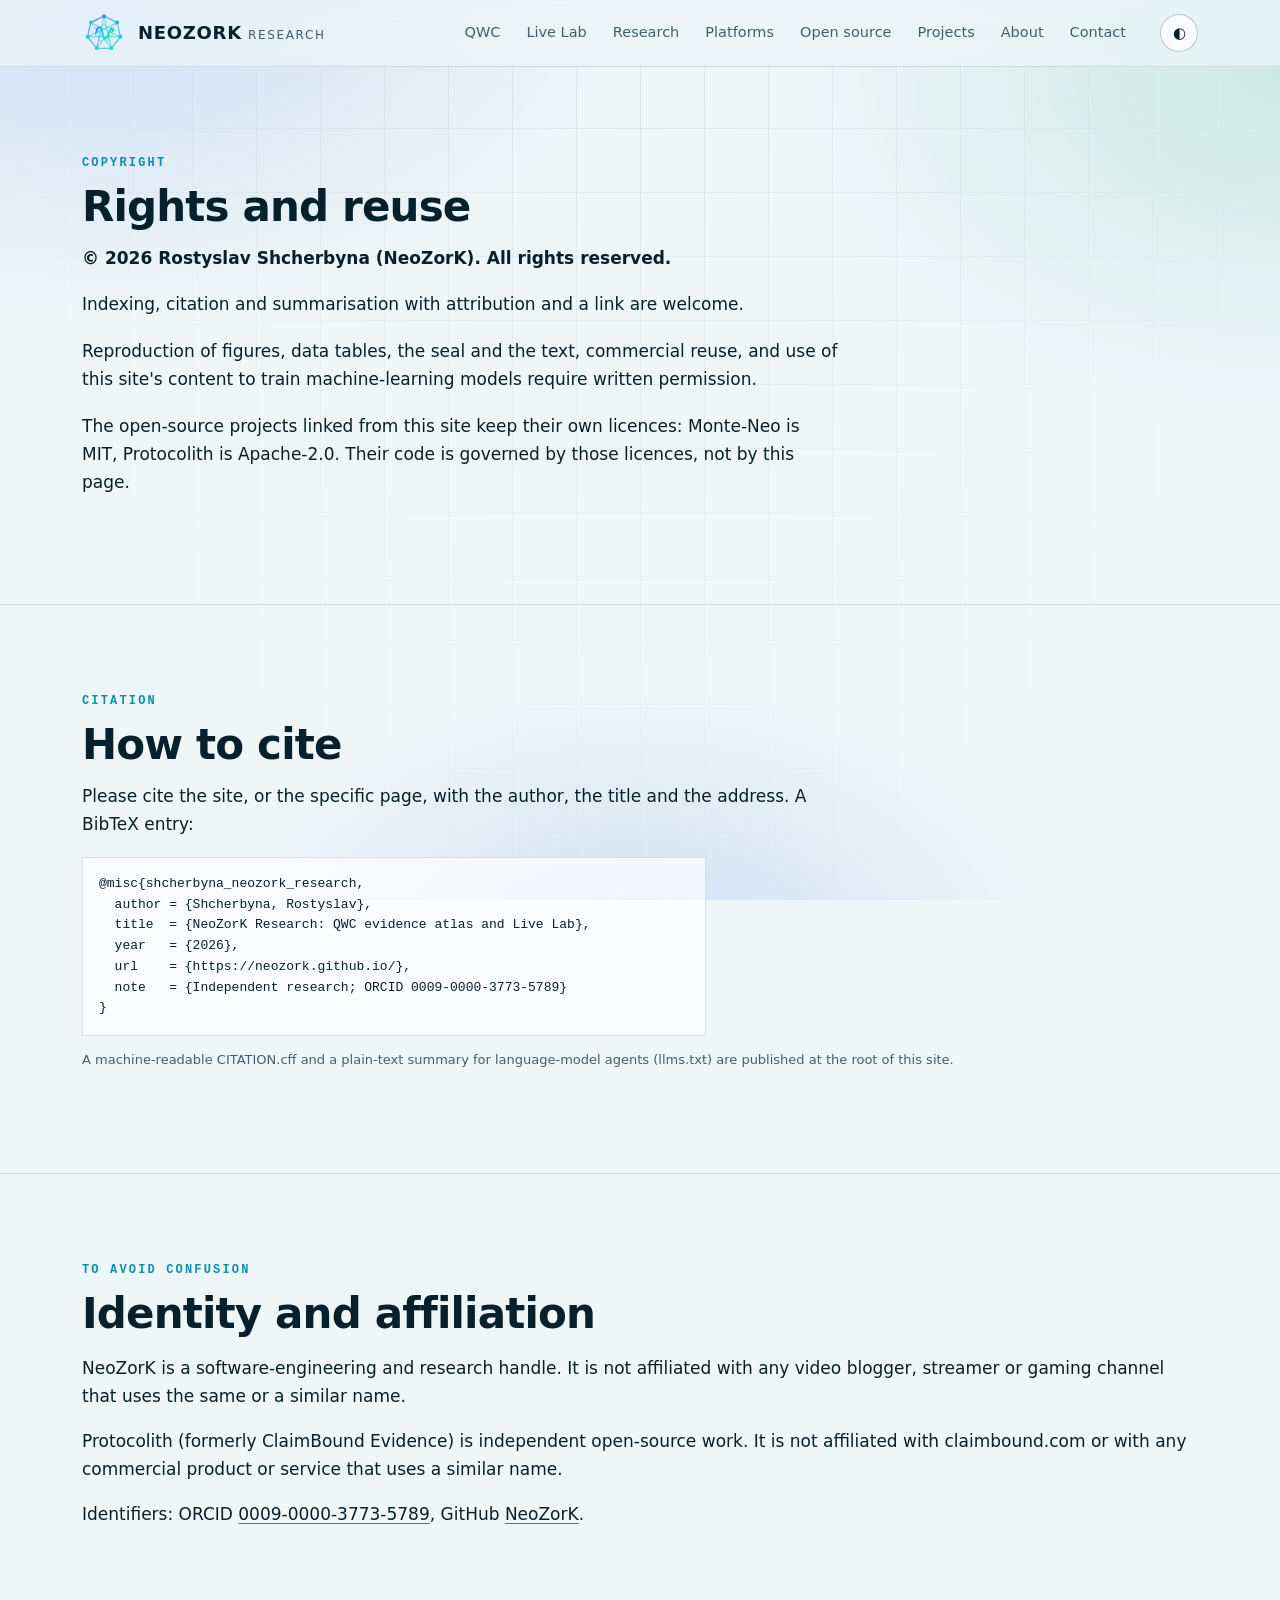
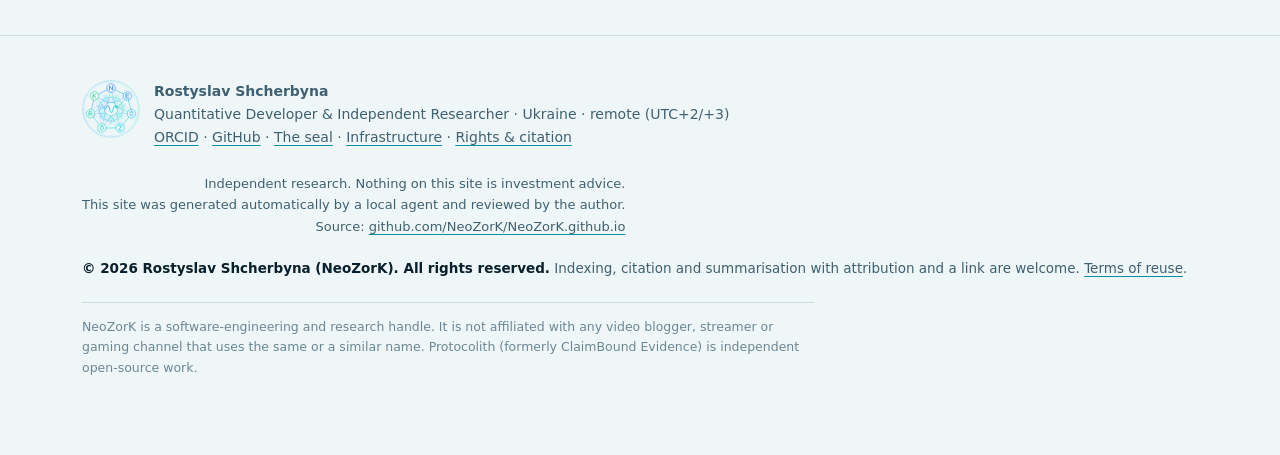
<file: legal.html>
<!doctype html>
<html lang="en">
<head>
<meta charset="utf-8">
<meta name="viewport" content="width=device-width, initial-scale=1">
<title>Rights and citation · NeoZorK Research</title>
<meta name="description" content="Copyright notice, terms of reuse, how to cite this site and who it is not affiliated with.">
<meta name="author" content="Rostyslav Shcherbyna">
<meta name="copyright" content="© 2026 Rostyslav Shcherbyna (NeoZorK). All rights reserved.">
<meta name="rights" content="© 2026 Rostyslav Shcherbyna (NeoZorK). All rights reserved. Indexing, citation and summarisation with attribution and a link are welcome.">
<meta name="robots" content="index,follow,max-snippet:-1,max-image-preview:large">
<meta name="creator" content="Rostyslav Shcherbyna"><meta name="publisher" content="NeoZorK Research">
<meta name="DC.title" content="Rights and citation · NeoZorK Research"><meta name="DC.creator" content="Rostyslav Shcherbyna"><meta name="DC.rights" content="© 2026 Rostyslav Shcherbyna (NeoZorK). All rights reserved.">
<meta name="DC.language" content="en"><meta name="DC.publisher" content="NeoZorK Research"><meta name="DC.identifier" content="https://neozork.github.io/legal.html">
<link rel="canonical" href="https://neozork.github.io/legal.html">
<link rel="author" href="https://neozork.github.io/about.html"><link rel="me" href="https://orcid.org/0009-0000-3773-5789"><link rel="me" href="https://github.com/NeoZorK">
<link rel="alternate" type="text/plain" href="https://neozork.github.io/llms.txt" title="Summary for language-model agents">
<meta property="og:title" content="Rights and citation · NeoZorK Research"><meta property="og:description" content="Copyright notice, terms of reuse, how to cite this site and who it is not affiliated with."><meta property="og:type" content="website">
<meta property="og:url" content="https://neozork.github.io/legal.html"><meta property="og:site_name" content="NeoZorK Research"><meta property="og:locale" content="en_US">
<meta name="twitter:card" content="summary_large_image"><meta name="twitter:title" content="Rights and citation · NeoZorK Research"><meta name="twitter:description" content="Copyright notice, terms of reuse, how to cite this site and who it is not affiliated with.">
<meta property="og:image" content="https://neozork.github.io/assets/og.png"><meta property="og:image:width" content="1200"><meta property="og:image:height" content="630"><meta name="twitter:image" content="https://neozork.github.io/assets/og.png">
<meta name="theme-color" content="#050d16">
<meta name="generator" content="NeoZorK local agent">
<link rel="icon" href="data:image/svg+xml,%3Csvg%20xmlns%3D%22http%3A//www.w3.org/2000/svg%22%20viewBox%3D%220%200%20120%20120%22%3E%3Cdefs%3E%3ClinearGradient%20id%3D%22nzg%22%20x1%3D%220%22%20y1%3D%220%22%20x2%3D%221%22%20y2%3D%221%22%3E%3Cstop%20offset%3D%220%22%20stop-color%3D%22%233b82ff%22/%3E%3Cstop%20offset%3D%22.55%22%20stop-color%3D%22%2322d3ee%22/%3E%3Cstop%20offset%3D%221%22%20stop-color%3D%22%2334d399%22/%3E%3C/linearGradient%3E%3ClinearGradient%20id%3D%22nzg2%22%20x1%3D%221%22%20y1%3D%220%22%20x2%3D%220%22%20y2%3D%221%22%3E%3Cstop%20offset%3D%220%22%20stop-color%3D%22%2334d399%22/%3E%3Cstop%20offset%3D%22.5%22%20stop-color%3D%22%2322d3ee%22/%3E%3Cstop%20offset%3D%221%22%20stop-color%3D%22%233b82ff%22/%3E%3C/linearGradient%3E%3C/defs%3E%3Crect%20width%3D%22120%22%20height%3D%22120%22%20rx%3D%2226%22%20fill%3D%22%23050d16%22/%3E%3Cpath%20d%3D%22M60.00%2014.00L95.96%2031.32L104.85%2070.24L79.96%20101.44L40.04%20101.44L15.15%2070.24L24.04%2031.32Z%22%20fill%3D%22none%22%20stroke%3D%22url%28%23nzg%29%22%20stroke-width%3D%223%22/%3E%3Cpath%20d%3D%22M60.00%2014.00L79.96%20101.44L24.04%2031.32L104.85%2070.24L15.15%2070.24L95.96%2031.32L40.04%20101.44Z%22%20fill%3D%22none%22%20stroke%3D%22url%28%23nzg2%29%22%20stroke-width%3D%222.2%22%20opacity%3D%22.9%22/%3E%3Cpath%20d%3D%22M80.00%2060.00L80.38%2060.25L80.75%2060.50L81.12%2060.77L81.47%2061.04L81.81%2061.32L82.13%2061.61L82.43%2061.90L82.71%2062.20L82.97%2062.51L83.20%2062.82L83.40%2063.13L83.57%2063.44L83.71%2063.76L83.82%2064.07L83.90%2064.38L83.94%2064.69L83.95%2064.99L83.92%2065.29L83.85%2065.57L83.76%2065.86L83.62%2066.13L83.46%2066.39L83.26%2066.64L83.03%2066.87L82.77%2067.10L82.48%2067.31L82.17%2067.50L81.83%2067.68L81.47%2067.85L81.09%2068.00L80.69%2068.14L80.28%2068.26L79.85%2068.36L79.42%2068.46L78.98%2068.54L78.53%2068.61L78.08%2068.67L77.64%2068.72L77.19%2068.76L76.76%2068.79L76.33%2068.82L75.91%2068.85L75.50%2068.87L75.11%2068.89L74.74%2068.91L74.39%2068.94L74.05%2068.97L73.74%2069.00L73.45%2069.04L73.18%2069.10L72.94%2069.16L72.72%2069.24L72.52%2069.33L72.35%2069.44L72.21%2069.56L72.09%2069.71L71.99%2069.87L71.91%2070.05L71.86%2070.25L71.82%2070.47L71.80%2070.72L71.81%2070.98L71.82%2071.26L71.85%2071.57L71.89%2071.89L71.94%2072.24L72.00%2072.60L72.07%2072.97L72.13%2073.37L72.20%2073.78L72.27%2074.20L72.34%2074.63L72.40%2075.06L72.46%2075.51L72.50%2075.96L72.54%2076.41L72.56%2076.86L72.57%2077.31L72.57%2077.75L72.55%2078.18L72.51%2078.60L72.46%2079.01L72.38%2079.41L72.29%2079.79L72.18%2080.15L72.05%2080.48L71.90%2080.80L71.72%2081.08L71.53%2081.35L71.32%2081.58L71.10%2081.78L70.85%2081.95L70.59%2082.09L70.32%2082.20L70.02%2082.27L69.72%2082.32L69.41%2082.33L69.08%2082.30L68.75%2082.25L68.41%2082.16L68.06%2082.05L67.71%2081.90L67.35%2081.73L67.00%2081.54L66.64%2081.32L66.29%2081.08L65.94%2080.82L65.59%2080.54L65.25%2080.25L64.92%2079.95L64.59%2079.63L64.27%2079.32L63.96%2079.00L63.66%2078.67L63.36%2078.36L63.08%2078.04L62.81%2077.74L62.55%2077.44L62.29%2077.16L62.05%2076.89L61.82%2076.64L61.59%2076.41L61.37%2076.21L61.16%2076.02L60.96%2075.87L60.76%2075.74L60.57%2075.63L60.38%2075.56L60.19%2075.51L60.00%2075.50L59.81%2075.51L59.62%2075.56L59.43%2075.63L59.24%2075.74L59.04%2075.87L58.84%2076.02L58.63%2076.21L58.41%2076.41L58.18%2076.64L57.95%2076.89L57.71%2077.16L57.45%2077.44L57.19%2077.74L56.92%2078.04L56.64%2078.36L56.34%2078.67L56.04%2079.00L55.73%2079.32L55.41%2079.63L55.08%2079.95L54.75%2080.25L54.41%2080.54L54.06%2080.82L53.71%2081.08L53.36%2081.32L53.00%2081.54L52.65%2081.73L52.29%2081.90L51.94%2082.05L51.59%2082.16L51.25%2082.25L50.92%2082.30L50.59%2082.33L50.28%2082.32L49.98%2082.27L49.68%2082.20L49.41%2082.09L49.15%2081.95L48.90%2081.78L48.68%2081.58L48.47%2081.35L48.28%2081.08L48.10%2080.80L47.95%2080.48L47.82%2080.15L47.71%2079.79L47.62%2079.41L47.54%2079.01L47.49%2078.60L47.45%2078.18L47.43%2077.75L47.43%2077.31L47.44%2076.86L47.46%2076.41L47.50%2075.96L47.54%2075.51L47.60%2075.06L47.66%2074.63L47.73%2074.20L47.80%2073.78L47.87%2073.37L47.93%2072.97L48.00%2072.60L48.06%2072.24L48.11%2071.89L48.15%2071.57L48.18%2071.26L48.19%2070.98L48.20%2070.72L48.18%2070.47L48.14%2070.25L48.09%2070.05L48.01%2069.87L47.91%2069.71L47.79%2069.56L47.65%2069.44L47.48%2069.33L47.28%2069.24L47.06%2069.16L46.82%2069.10L46.55%2069.04L46.26%2069.00L45.95%2068.97L45.61%2068.94L45.26%2068.91L44.89%2068.89L44.50%2068.87L44.09%2068.85L43.67%2068.82L43.24%2068.79L42.81%2068.76L42.36%2068.72L41.92%2068.67L41.47%2068.61L41.02%2068.54L40.58%2068.46L40.15%2068.36L39.72%2068.26L39.31%2068.14L38.91%2068.00L38.53%2067.85L38.17%2067.68L37.83%2067.50L37.52%2067.31L37.23%2067.10L36.97%2066.87L36.74%2066.64L36.54%2066.39L36.38%2066.13L36.24%2065.86L36.15%2065.57L36.08%2065.29L36.05%2064.99L36.06%2064.69L36.10%2064.38L36.18%2064.07L36.29%2063.76L36.43%2063.44L36.60%2063.13L36.80%2062.82L37.03%2062.51L37.29%2062.20L37.57%2061.90L37.87%2061.61L38.19%2061.32L38.53%2061.04L38.88%2060.77L39.25%2060.50L39.62%2060.25L40.00%2060.00L40.38%2059.76L40.76%2059.54L41.14%2059.32L41.52%2059.11L41.88%2058.90L42.23%2058.71L42.57%2058.52L42.90%2058.34L43.20%2058.17L43.49%2058.00L43.75%2057.83L43.99%2057.66L44.21%2057.50L44.39%2057.33L44.55%2057.17L44.68%2057.00L44.79%2056.83L44.86%2056.65L44.90%2056.47L44.92%2056.28L44.90%2056.09L44.86%2055.88L44.79%2055.66L44.70%2055.43L44.58%2055.20L44.44%2054.94L44.28%2054.68L44.10%2054.41L43.90%2054.12L43.69%2053.81L43.47%2053.50L43.23%2053.17L42.99%2052.83L42.75%2052.48L42.50%2052.12L42.26%2051.75L42.01%2051.38L41.78%2050.99L41.55%2050.60L41.34%2050.21L41.14%2049.81L40.95%2049.41L40.78%2049.01L40.63%2048.61L40.51%2048.22L40.41%2047.83L40.33%2047.45L40.28%2047.08L40.26%2046.72L40.26%2046.38L40.29%2046.04L40.36%2045.73L40.45%2045.43L40.57%2045.15L40.72%2044.90L40.90%2044.66L41.11%2044.45L41.34%2044.26L41.60%2044.09L41.88%2043.95L42.19%2043.83L42.51%2043.74L42.86%2043.67L43.23%2043.63L43.61%2043.61L44.00%2043.61L44.41%2043.64L44.83%2043.68L45.25%2043.75L45.68%2043.84L46.11%2043.94L46.55%2044.05L46.98%2044.18L47.41%2044.32L47.83%2044.47L48.25%2044.63L48.66%2044.78L49.06%2044.94L49.45%2045.10L49.83%2045.26L50.19%2045.41L50.54%2045.56L50.87%2045.69L51.19%2045.81L51.49%2045.92L51.77%2046.01L52.04%2046.08L52.29%2046.13L52.52%2046.15L52.74%2046.16L52.94%2046.14L53.13%2046.09L53.30%2046.02L53.46%2045.92L53.61%2045.80L53.75%2045.64L53.88%2045.46L54.00%2045.26L54.11%2045.02L54.22%2044.76L54.33%2044.48L54.43%2044.17L54.53%2043.84L54.64%2043.49L54.74%2043.13L54.85%2042.75L54.96%2042.35L55.08%2041.94L55.21%2041.53L55.34%2041.11L55.49%2040.68L55.64%2040.26L55.80%2039.84L55.97%2039.42L56.15%2039.01L56.35%2038.61L56.55%2038.23L56.77%2037.86L56.99%2037.51L57.23%2037.18L57.48%2036.88L57.73%2036.60L57.99%2036.35L58.27%2036.13L58.54%2035.94L58.83%2035.78L59.12%2035.66L59.41%2035.57L59.70%2035.52L60.00%2035.50L60.30%2035.52L60.59%2035.57L60.88%2035.66L61.17%2035.78L61.46%2035.94L61.73%2036.13L62.01%2036.35L62.27%2036.60L62.52%2036.88L62.77%2037.18L63.01%2037.51L63.23%2037.86L63.45%2038.23L63.65%2038.61L63.85%2039.01L64.03%2039.42L64.20%2039.84L64.36%2040.26L64.51%2040.68L64.66%2041.11L64.79%2041.53L64.92%2041.94L65.04%2042.35L65.15%2042.75L65.26%2043.13L65.36%2043.49L65.47%2043.84L65.57%2044.17L65.67%2044.48L65.78%2044.76L65.89%2045.02L66.00%2045.26L66.12%2045.46L66.25%2045.64L66.39%2045.80L66.54%2045.92L66.70%2046.02L66.87%2046.09L67.06%2046.14L67.26%2046.16L67.48%2046.15L67.71%2046.13L67.96%2046.08L68.23%2046.01L68.51%2045.92L68.81%2045.81L69.13%2045.69L69.46%2045.56L69.81%2045.41L70.17%2045.26L70.55%2045.10L70.94%2044.94L71.34%2044.78L71.75%2044.63L72.17%2044.47L72.59%2044.32L73.02%2044.18L73.45%2044.05L73.89%2043.94L74.32%2043.84L74.75%2043.75L75.17%2043.68L75.59%2043.64L76.00%2043.61L76.39%2043.61L76.77%2043.63L77.14%2043.67L77.49%2043.74L77.81%2043.83L78.12%2043.95L78.40%2044.09L78.66%2044.26L78.89%2044.45L79.10%2044.66L79.28%2044.90L79.43%2045.15L79.55%2045.43L79.64%2045.73L79.71%2046.04L79.74%2046.38L79.74%2046.72L79.72%2047.08L79.67%2047.45L79.59%2047.83L79.49%2048.22L79.37%2048.61L79.22%2049.01L79.05%2049.41L78.86%2049.81L78.66%2050.21L78.45%2050.60L78.22%2050.99L77.99%2051.38L77.74%2051.75L77.50%2052.12L77.25%2052.48L77.01%2052.83L76.77%2053.17L76.53%2053.50L76.31%2053.81L76.10%2054.12L75.90%2054.41L75.72%2054.68L75.56%2054.94L75.42%2055.20L75.30%2055.43L75.21%2055.66L75.14%2055.88L75.10%2056.09L75.08%2056.28L75.10%2056.47L75.14%2056.65L75.21%2056.83L75.32%2057.00L75.45%2057.17L75.61%2057.33L75.79%2057.50L76.01%2057.66L76.25%2057.83L76.51%2058.00L76.80%2058.17L77.10%2058.34L77.43%2058.52L77.77%2058.71L78.12%2058.90L78.48%2059.11L78.86%2059.32L79.24%2059.54L79.62%2059.76L80.00%2060.00Z%22%20fill%3D%22none%22%20stroke%3D%22url%28%23nzg%29%22%20stroke-width%3D%222%22/%3E%3Cpath%20d%3D%22M38%2060C43%2040%2052%2040%2056%2060S68%2080%2074%2060%2080%2046%2084%2052%22%20fill%3D%22none%22%20stroke%3D%22url%28%23nzg%29%22%20stroke-width%3D%225%22%20stroke-linecap%3D%22round%22/%3E%3Ccircle%20cx%3D%2284%22%20cy%3D%2252%22%20r%3D%225%22%20fill%3D%22%2334d399%22/%3E%3Ccircle%20cx%3D%2260.00%22%20cy%3D%2214.00%22%20r%3D%225.2%22%20fill%3D%22%233b82ff%22/%3E%3Ccircle%20cx%3D%2295.96%22%20cy%3D%2231.32%22%20r%3D%225.2%22%20fill%3D%22%23339df9%22/%3E%3Ccircle%20cx%3D%22104.85%22%20cy%3D%2270.24%22%20r%3D%225.2%22%20fill%3D%22%232ab8f4%22/%3E%3Ccircle%20cx%3D%2279.96%22%20cy%3D%22101.44%22%20r%3D%225.2%22%20fill%3D%22%2322d3ee%22/%3E%3Ccircle%20cx%3D%2240.04%22%20cy%3D%22101.44%22%20r%3D%225.2%22%20fill%3D%22%2328d3d2%22/%3E%3Ccircle%20cx%3D%2215.15%22%20cy%3D%2270.24%22%20r%3D%225.2%22%20fill%3D%22%232ed3b5%22/%3E%3Ccircle%20cx%3D%2224.04%22%20cy%3D%2231.32%22%20r%3D%225.2%22%20fill%3D%22%2334d399%22/%3E%3C/svg%3E">
<link rel="stylesheet" href="assets/style.css">
<script type="application/ld+json">{"@context": "https://schema.org", "@graph": [{"@type": "Person", "@id": "https://neozork.github.io/#person", "name": "Rostyslav Shcherbyna", "alternateName": ["NeoZorK"], "url": "https://neozork.github.io/", "jobTitle": "Quantitative Developer & Independent Researcher", "sameAs": ["https://github.com/NeoZorK", "https://orcid.org/0009-0000-3773-5789", "https://doi.org/10.5281/zenodo.23479894", "https://www.linkedin.com/in/rostyslav-sh-", "https://explore.openaire.eu/search/result?id=od______2659%3A%3Ad7c40fba4087e0752ef89d2d1fd250f1"], "knowsAbout": ["Time-series science", "Econophysics", "Superstatistics", "Quantum-inspired modelling", "Evidence & reproducibility", "AI architecture"], "identifier": {"@type": "PropertyValue", "propertyID": "ORCID", "value": "0009-0000-3773-5789"}, "worksFor": {"@id": "https://neozork.github.io/#org"}, "image": "https://neozork.github.io/assets/portrait.jpg"}, {"@type": "Organization", "@id": "https://neozork.github.io/#org", "name": "NeoZorK Research", "url": "https://neozork.github.io/", "founder": {"@id": "https://neozork.github.io/#person"}, "logo": "https://neozork.github.io/assets/seal.svg"}, {"@type": "WebSite", "@id": "https://neozork.github.io/#site", "url": "https://neozork.github.io/", "name": "NeoZorK Research", "inLanguage": "en", "publisher": {"@id": "https://neozork.github.io/#org"}, "copyrightHolder": {"@id": "https://neozork.github.io/#person"}}, {"@type": "WebPage", "@id": "https://neozork.github.io/legal.html#page", "url": "https://neozork.github.io/legal.html", "name": "Rights and citation · NeoZorK Research", "description": "Copyright notice, terms of reuse, how to cite this site and who it is not affiliated with.", "inLanguage": "en", "isPartOf": {"@id": "https://neozork.github.io/#site"}, "author": {"@id": "https://neozork.github.io/#person"}, "creator": {"@id": "https://neozork.github.io/#person"}, "copyrightHolder": {"@id": "https://neozork.github.io/#person"}, "copyrightYear": 2026, "copyrightNotice": "© 2026 Rostyslav Shcherbyna (NeoZorK). All rights reserved.", "dateModified": "2026-10-19", "isAccessibleForFree": true}]}</script>
</head>
<body>
<svg width="0" height="0" style="position:absolute" aria-hidden="true"><defs><linearGradient id="nzg" x1="0" y1="0" x2="1" y2="1"><stop offset="0" stop-color="#3b82ff"/><stop offset=".55" stop-color="#22d3ee"/><stop offset="1" stop-color="#34d399"/></linearGradient><linearGradient id="nzg2" x1="1" y1="0" x2="0" y2="1"><stop offset="0" stop-color="#34d399"/><stop offset=".5" stop-color="#22d3ee"/><stop offset="1" stop-color="#3b82ff"/></linearGradient><symbol id="nz-mark" viewBox="0 0 120 120"><circle cx="60" cy="60" r="59" fill="none" stroke="url(#nzg)" stroke-width=".5" opacity=".7"/><path d="M60.00 5.40L60.00 1.80M64.20 3.96L64.35 1.96M68.38 4.43L68.67 2.45M72.51 5.21L72.95 3.26M76.57 6.30L77.15 4.39M80.53 7.68L81.26 5.82M84.38 9.37L85.25 7.56M87.30 12.72L89.10 9.60M91.66 13.57L92.79 11.91M95.04 16.06L96.29 14.50M98.23 18.80L99.59 17.34M101.20 21.77L102.66 20.41M103.94 24.96L105.50 23.71M106.43 28.34L108.09 27.21M107.28 32.70L110.40 30.90M110.63 35.62L112.44 34.75M112.32 39.47L114.18 38.74M113.70 43.43L115.61 42.85M114.79 47.49L116.74 47.05M115.57 51.62L117.55 51.33M116.04 55.80L118.04 55.65M114.60 60.00L118.20 60.00M116.04 64.20L118.04 64.35M115.57 68.38L117.55 68.67M114.79 72.51L116.74 72.95M113.70 76.57L115.61 77.15M112.32 80.53L114.18 81.26M110.63 84.38L112.44 85.25M107.28 87.30L110.40 89.10M106.43 91.66L108.09 92.79M103.94 95.04L105.50 96.29M101.20 98.23L102.66 99.59M98.23 101.20L99.59 102.66M95.04 103.94L96.29 105.50M91.66 106.43L92.79 108.09M87.30 107.28L89.10 110.40M84.38 110.63L85.25 112.44M80.53 112.32L81.26 114.18M76.57 113.70L77.15 115.61M72.51 114.79L72.95 116.74M68.38 115.57L68.67 117.55M64.20 116.04L64.35 118.04M60.00 114.60L60.00 118.20M55.80 116.04L55.65 118.04M51.62 115.57L51.33 117.55M47.49 114.79L47.05 116.74M43.43 113.70L42.85 115.61M39.47 112.32L38.74 114.18M35.62 110.63L34.75 112.44M32.70 107.28L30.90 110.40M28.34 106.43L27.21 108.09M24.96 103.94L23.71 105.50M21.77 101.20L20.41 102.66M18.80 98.23L17.34 99.59M16.06 95.04L14.50 96.29M13.57 91.66L11.91 92.79M12.72 87.30L9.60 89.10M9.37 84.38L7.56 85.25M7.68 80.53L5.82 81.26M6.30 76.57L4.39 77.15M5.21 72.51L3.26 72.95M4.43 68.38L2.45 68.67M3.96 64.20L1.96 64.35M5.40 60.00L1.80 60.00M3.96 55.80L1.96 55.65M4.43 51.62L2.45 51.33M5.21 47.49L3.26 47.05M6.30 43.43L4.39 42.85M7.68 39.47L5.82 38.74M9.37 35.62L7.56 34.75M12.72 32.70L9.60 30.90M13.57 28.34L11.91 27.21M16.06 24.96L14.50 23.71M18.80 21.77L17.34 20.41M21.77 18.80L20.41 17.34M24.96 16.06L23.71 14.50M28.34 13.57L27.21 11.91M32.70 12.72L30.90 9.60M35.62 9.37L34.75 7.56M39.47 7.68L38.74 5.82M43.43 6.30L42.85 4.39M47.49 5.21L47.05 3.26M51.62 4.43L51.33 2.45M55.80 3.96L55.65 1.96" fill="none" stroke="url(#nzg2)" stroke-width=".55" stroke-linecap="round"/><path d="M60.00 16.50L78.87 99.19L25.99 32.88L102.41 69.68L17.59 69.68L94.01 32.88L41.13 99.19Z" fill="none" stroke="url(#nzg)" stroke-width=".8" opacity=".85"/><path d="M60.00 16.50L102.41 69.68L41.13 99.19L25.99 32.88L94.01 32.88L78.87 99.19L17.59 69.68Z" fill="none" stroke="url(#nzg2)" stroke-width=".55" opacity=".55"/><path d="M60.00 16.50L94.01 32.88L102.41 69.68L78.87 99.19L41.13 99.19L17.59 69.68L25.99 32.88Z" fill="none" stroke="url(#nzg)" stroke-width="1.1"/><path d="M71.71 35.67L86.32 53.99L81.11 76.83L60.00 87.00L38.89 76.83L33.68 53.99L48.29 35.67Z" fill="none" stroke="url(#nzg2)" stroke-width=".9"/><path d="M71.71 35.67L60.00 87.00L48.29 35.67L81.11 76.83L33.68 53.99L86.32 53.99L38.89 76.83Z" fill="none" stroke="url(#nzg)" stroke-width=".6" opacity=".8"/><path d="M80.50 60.00L80.77 60.25L81.03 60.51L81.29 60.77L81.54 61.04L81.77 61.32L82.00 61.60L82.21 61.88L82.40 62.17L82.57 62.46L82.73 62.76L82.86 63.06L82.97 63.35L83.06 63.65L83.13 63.95L83.17 64.25L83.18 64.54L83.17 64.83L83.14 65.11L83.08 65.39L82.99 65.67L82.88 65.93L82.74 66.19L82.58 66.44L82.39 66.68L82.19 66.91L81.96 67.13L81.71 67.35L81.45 67.55L81.16 67.74L80.87 67.91L80.56 68.08L80.24 68.24L79.90 68.39L79.56 68.52L79.22 68.65L78.87 68.77L78.52 68.88L78.17 68.98L77.82 69.08L77.47 69.17L77.13 69.26L76.80 69.34L76.47 69.42L76.16 69.50L75.85 69.58L75.56 69.67L75.28 69.75L75.02 69.84L74.77 69.94L74.54 70.04L74.32 70.14L74.12 70.26L73.94 70.39L73.77 70.52L73.62 70.67L73.49 70.83L73.37 71.01L73.27 71.19L73.18 71.40L73.10 71.61L73.04 71.84L72.99 72.08L72.95 72.34L72.92 72.61L72.90 72.90L72.88 73.19L72.87 73.50L72.86 73.82L72.85 74.15L72.84 74.50L72.83 74.84L72.82 75.20L72.81 75.56L72.79 75.92L72.76 76.29L72.73 76.66L72.68 77.02L72.63 77.38L72.57 77.74L72.49 78.10L72.40 78.44L72.30 78.77L72.18 79.10L72.05 79.40L71.91 79.70L71.75 79.98L71.58 80.24L71.39 80.48L71.19 80.70L70.97 80.90L70.74 81.08L70.50 81.24L70.25 81.37L69.98 81.48L69.71 81.56L69.42 81.62L69.13 81.66L68.82 81.67L68.52 81.66L68.20 81.63L67.89 81.57L67.56 81.50L67.24 81.40L66.92 81.29L66.59 81.15L66.27 81.00L65.95 80.84L65.63 80.66L65.31 80.48L65.00 80.28L64.69 80.08L64.39 79.87L64.09 79.65L63.81 79.44L63.52 79.23L63.25 79.02L62.98 78.81L62.72 78.61L62.46 78.42L62.22 78.24L61.97 78.08L61.74 77.92L61.51 77.78L61.28 77.66L61.06 77.55L60.84 77.46L60.63 77.39L60.42 77.34L60.21 77.31L60.00 77.30L59.79 77.31L59.58 77.34L59.37 77.39L59.16 77.46L58.94 77.55L58.72 77.66L58.49 77.78L58.26 77.92L58.03 78.08L57.78 78.24L57.54 78.42L57.28 78.61L57.02 78.81L56.75 79.02L56.48 79.23L56.19 79.44L55.91 79.65L55.61 79.87L55.31 80.08L55.00 80.28L54.69 80.48L54.37 80.66L54.05 80.84L53.73 81.00L53.41 81.15L53.08 81.29L52.76 81.40L52.44 81.50L52.11 81.57L51.80 81.63L51.48 81.66L51.18 81.67L50.87 81.66L50.58 81.62L50.29 81.56L50.02 81.48L49.75 81.37L49.50 81.24L49.26 81.08L49.03 80.90L48.81 80.70L48.61 80.48L48.42 80.24L48.25 79.98L48.09 79.70L47.95 79.40L47.82 79.10L47.70 78.77L47.60 78.44L47.51 78.10L47.43 77.74L47.37 77.38L47.32 77.02L47.27 76.66L47.24 76.29L47.21 75.92L47.19 75.56L47.18 75.20L47.17 74.84L47.16 74.50L47.15 74.15L47.14 73.82L47.13 73.50L47.12 73.19L47.10 72.90L47.08 72.61L47.05 72.34L47.01 72.08L46.96 71.84L46.90 71.61L46.82 71.40L46.73 71.19L46.63 71.01L46.51 70.83L46.38 70.67L46.23 70.52L46.06 70.39L45.88 70.26L45.68 70.14L45.46 70.04L45.23 69.94L44.98 69.84L44.72 69.75L44.44 69.67L44.15 69.58L43.84 69.50L43.53 69.42L43.20 69.34L42.87 69.26L42.53 69.17L42.18 69.08L41.83 68.98L41.48 68.88L41.13 68.77L40.78 68.65L40.44 68.52L40.10 68.39L39.76 68.24L39.44 68.08L39.13 67.91L38.84 67.74L38.55 67.55L38.29 67.35L38.04 67.13L37.81 66.91L37.61 66.68L37.42 66.44L37.26 66.19L37.12 65.93L37.01 65.67L36.92 65.39L36.86 65.11L36.83 64.83L36.82 64.54L36.83 64.25L36.87 63.95L36.94 63.65L37.03 63.35L37.14 63.06L37.27 62.76L37.43 62.46L37.60 62.17L37.79 61.88L38.00 61.60L38.23 61.32L38.46 61.04L38.71 60.77L38.97 60.51L39.23 60.25L39.50 60.00L39.77 59.76L40.04 59.52L40.32 59.29L40.58 59.06L40.85 58.84L41.10 58.63L41.35 58.42L41.59 58.21L41.82 58.01L42.03 57.82L42.22 57.62L42.40 57.43L42.57 57.24L42.71 57.05L42.84 56.86L42.95 56.66L43.04 56.47L43.10 56.27L43.15 56.06L43.18 55.85L43.19 55.64L43.18 55.42L43.15 55.19L43.10 54.96L43.04 54.72L42.97 54.47L42.87 54.21L42.77 53.94L42.66 53.66L42.53 53.38L42.40 53.08L42.26 52.78L42.12 52.47L41.98 52.15L41.83 51.82L41.69 51.49L41.55 51.15L41.42 50.81L41.29 50.47L41.17 50.12L41.06 49.77L40.97 49.42L40.88 49.07L40.82 48.72L40.77 48.37L40.73 48.03L40.72 47.70L40.73 47.37L40.75 47.05L40.80 46.75L40.86 46.45L40.95 46.16L41.06 45.89L41.20 45.63L41.35 45.39L41.52 45.16L41.72 44.95L41.93 44.76L42.16 44.58L42.42 44.42L42.68 44.28L42.97 44.16L43.27 44.06L43.58 43.97L43.90 43.90L44.24 43.85L44.58 43.82L44.93 43.80L45.29 43.80L45.65 43.81L46.02 43.83L46.38 43.86L46.75 43.90L47.11 43.96L47.48 44.01L47.83 44.08L48.19 44.15L48.53 44.22L48.87 44.28L49.20 44.35L49.52 44.42L49.83 44.48L50.13 44.53L50.42 44.58L50.70 44.61L50.96 44.64L51.22 44.65L51.46 44.65L51.70 44.63L51.92 44.60L52.13 44.55L52.33 44.48L52.52 44.40L52.70 44.30L52.88 44.18L53.05 44.04L53.21 43.88L53.36 43.70L53.52 43.51L53.66 43.29L53.81 43.07L53.96 42.82L54.10 42.56L54.25 42.29L54.39 42.01L54.54 41.71L54.70 41.41L54.85 41.10L55.02 40.79L55.19 40.47L55.36 40.15L55.54 39.83L55.73 39.52L55.93 39.20L56.13 38.90L56.35 38.60L56.57 38.32L56.79 38.04L57.03 37.79L57.27 37.54L57.52 37.32L57.78 37.11L58.04 36.93L58.31 36.76L58.59 36.62L58.86 36.51L59.14 36.42L59.43 36.35L59.71 36.31L60.00 36.30L60.29 36.31L60.57 36.35L60.86 36.42L61.14 36.51L61.41 36.62L61.69 36.76L61.96 36.93L62.22 37.11L62.48 37.32L62.73 37.54L62.97 37.79L63.21 38.04L63.43 38.32L63.65 38.60L63.87 38.90L64.07 39.20L64.27 39.52L64.46 39.83L64.64 40.15L64.81 40.47L64.98 40.79L65.15 41.10L65.30 41.41L65.46 41.71L65.61 42.01L65.75 42.29L65.90 42.56L66.04 42.82L66.19 43.07L66.34 43.29L66.48 43.51L66.64 43.70L66.79 43.88L66.95 44.04L67.12 44.18L67.30 44.30L67.48 44.40L67.67 44.48L67.87 44.55L68.08 44.60L68.30 44.63L68.54 44.65L68.78 44.65L69.04 44.64L69.30 44.61L69.58 44.58L69.87 44.53L70.17 44.48L70.48 44.42L70.80 44.35L71.13 44.28L71.47 44.22L71.81 44.15L72.17 44.08L72.52 44.01L72.89 43.96L73.25 43.90L73.62 43.86L73.98 43.83L74.35 43.81L74.71 43.80L75.07 43.80L75.42 43.82L75.76 43.85L76.10 43.90L76.42 43.97L76.73 44.06L77.03 44.16L77.32 44.28L77.58 44.42L77.84 44.58L78.07 44.76L78.28 44.95L78.48 45.16L78.65 45.39L78.80 45.63L78.94 45.89L79.05 46.16L79.14 46.45L79.20 46.75L79.25 47.05L79.27 47.37L79.28 47.70L79.27 48.03L79.23 48.37L79.18 48.72L79.12 49.07L79.03 49.42L78.94 49.77L78.83 50.12L78.71 50.47L78.58 50.81L78.45 51.15L78.31 51.49L78.17 51.82L78.02 52.15L77.88 52.47L77.74 52.78L77.60 53.08L77.47 53.38L77.34 53.66L77.23 53.94L77.13 54.21L77.03 54.47L76.96 54.72L76.90 54.96L76.85 55.19L76.82 55.42L76.81 55.64L76.82 55.85L76.85 56.06L76.90 56.27L76.96 56.47L77.05 56.66L77.16 56.86L77.29 57.05L77.43 57.24L77.60 57.43L77.78 57.62L77.97 57.82L78.18 58.01L78.41 58.21L78.65 58.42L78.90 58.63L79.15 58.84L79.42 59.06L79.68 59.29L79.96 59.52L80.23 59.76L80.50 60.00Z" fill="none" stroke="url(#nzg)" stroke-width=".55"/><path d="M80.50 60.00L80.23 60.24L79.96 60.48L79.68 60.71L79.42 60.94L79.15 61.16L78.90 61.37L78.65 61.58L78.41 61.79L78.18 61.99L77.97 62.18L77.78 62.38L77.60 62.57L77.43 62.76L77.29 62.95L77.16 63.14L77.05 63.34L76.96 63.53L76.90 63.73L76.85 63.94L76.82 64.15L76.81 64.36L76.82 64.58L76.85 64.81L76.90 65.04L76.96 65.28L77.03 65.53L77.13 65.79L77.23 66.06L77.34 66.34L77.47 66.62L77.60 66.92L77.74 67.22L77.88 67.53L78.02 67.85L78.17 68.18L78.31 68.51L78.45 68.85L78.58 69.19L78.71 69.53L78.83 69.88L78.94 70.23L79.03 70.58L79.12 70.93L79.18 71.28L79.23 71.63L79.27 71.97L79.28 72.30L79.27 72.63L79.25 72.95L79.20 73.25L79.14 73.55L79.05 73.84L78.94 74.11L78.80 74.37L78.65 74.61L78.48 74.84L78.28 75.05L78.07 75.24L77.84 75.42L77.58 75.58L77.32 75.72L77.03 75.84L76.73 75.94L76.42 76.03L76.10 76.10L75.76 76.15L75.42 76.18L75.07 76.20L74.71 76.20L74.35 76.19L73.98 76.17L73.62 76.14L73.25 76.10L72.89 76.04L72.52 75.99L72.17 75.92L71.81 75.85L71.47 75.78L71.13 75.72L70.80 75.65L70.48 75.58L70.17 75.52L69.87 75.47L69.58 75.42L69.30 75.39L69.04 75.36L68.78 75.35L68.54 75.35L68.30 75.37L68.08 75.40L67.87 75.45L67.67 75.52L67.48 75.60L67.30 75.70L67.12 75.82L66.95 75.96L66.79 76.12L66.64 76.30L66.48 76.49L66.34 76.71L66.19 76.93L66.04 77.18L65.90 77.44L65.75 77.71L65.61 77.99L65.46 78.29L65.30 78.59L65.15 78.90L64.98 79.21L64.81 79.53L64.64 79.85L64.46 80.17L64.27 80.48L64.07 80.80L63.87 81.10L63.65 81.40L63.43 81.68L63.21 81.96L62.97 82.21L62.73 82.46L62.48 82.68L62.22 82.89L61.96 83.07L61.69 83.24L61.41 83.38L61.14 83.49L60.86 83.58L60.57 83.65L60.29 83.69L60.00 83.70L59.71 83.69L59.43 83.65L59.14 83.58L58.86 83.49L58.59 83.38L58.31 83.24L58.04 83.07L57.78 82.89L57.52 82.68L57.27 82.46L57.03 82.21L56.79 81.96L56.57 81.68L56.35 81.40L56.13 81.10L55.93 80.80L55.73 80.48L55.54 80.17L55.36 79.85L55.19 79.53L55.02 79.21L54.85 78.90L54.70 78.59L54.54 78.29L54.39 77.99L54.25 77.71L54.10 77.44L53.96 77.18L53.81 76.93L53.66 76.71L53.52 76.49L53.36 76.30L53.21 76.12L53.05 75.96L52.88 75.82L52.70 75.70L52.52 75.60L52.33 75.52L52.13 75.45L51.92 75.40L51.70 75.37L51.46 75.35L51.22 75.35L50.96 75.36L50.70 75.39L50.42 75.42L50.13 75.47L49.83 75.52L49.52 75.58L49.20 75.65L48.87 75.72L48.53 75.78L48.19 75.85L47.83 75.92L47.48 75.99L47.11 76.04L46.75 76.10L46.38 76.14L46.02 76.17L45.65 76.19L45.29 76.20L44.93 76.20L44.58 76.18L44.24 76.15L43.90 76.10L43.58 76.03L43.27 75.94L42.97 75.84L42.68 75.72L42.42 75.58L42.16 75.42L41.93 75.24L41.72 75.05L41.52 74.84L41.35 74.61L41.20 74.37L41.06 74.11L40.95 73.84L40.86 73.55L40.80 73.25L40.75 72.95L40.73 72.63L40.72 72.30L40.73 71.97L40.77 71.63L40.82 71.28L40.88 70.93L40.97 70.58L41.06 70.23L41.17 69.88L41.29 69.53L41.42 69.19L41.55 68.85L41.69 68.51L41.83 68.18L41.98 67.85L42.12 67.53L42.26 67.22L42.40 66.92L42.53 66.62L42.66 66.34L42.77 66.06L42.87 65.79L42.97 65.53L43.04 65.28L43.10 65.04L43.15 64.81L43.18 64.58L43.19 64.36L43.18 64.15L43.15 63.94L43.10 63.73L43.04 63.53L42.95 63.34L42.84 63.14L42.71 62.95L42.57 62.76L42.40 62.57L42.22 62.38L42.03 62.18L41.82 61.99L41.59 61.79L41.35 61.58L41.10 61.37L40.85 61.16L40.58 60.94L40.32 60.71L40.04 60.48L39.77 60.24L39.50 60.00L39.23 59.75L38.97 59.49L38.71 59.23L38.46 58.96L38.23 58.68L38.00 58.40L37.79 58.12L37.60 57.83L37.43 57.54L37.27 57.24L37.14 56.94L37.03 56.65L36.94 56.35L36.87 56.05L36.83 55.75L36.82 55.46L36.83 55.17L36.86 54.89L36.92 54.61L37.01 54.33L37.12 54.07L37.26 53.81L37.42 53.56L37.61 53.32L37.81 53.09L38.04 52.87L38.29 52.65L38.55 52.45L38.84 52.26L39.13 52.09L39.44 51.92L39.76 51.76L40.10 51.61L40.44 51.48L40.78 51.35L41.13 51.23L41.48 51.12L41.83 51.02L42.18 50.92L42.53 50.83L42.87 50.74L43.20 50.66L43.53 50.58L43.84 50.50L44.15 50.42L44.44 50.33L44.72 50.25L44.98 50.16L45.23 50.06L45.46 49.96L45.68 49.86L45.88 49.74L46.06 49.61L46.23 49.48L46.38 49.33L46.51 49.17L46.63 48.99L46.73 48.81L46.82 48.60L46.90 48.39L46.96 48.16L47.01 47.92L47.05 47.66L47.08 47.39L47.10 47.10L47.12 46.81L47.13 46.50L47.14 46.18L47.15 45.85L47.16 45.50L47.17 45.16L47.18 44.80L47.19 44.44L47.21 44.08L47.24 43.71L47.27 43.34L47.32 42.98L47.37 42.62L47.43 42.26L47.51 41.90L47.60 41.56L47.70 41.23L47.82 40.90L47.95 40.60L48.09 40.30L48.25 40.02L48.42 39.76L48.61 39.52L48.81 39.30L49.03 39.10L49.26 38.92L49.50 38.76L49.75 38.63L50.02 38.52L50.29 38.44L50.58 38.38L50.87 38.34L51.18 38.33L51.48 38.34L51.80 38.37L52.11 38.43L52.44 38.50L52.76 38.60L53.08 38.71L53.41 38.85L53.73 39.00L54.05 39.16L54.37 39.34L54.69 39.52L55.00 39.72L55.31 39.92L55.61 40.13L55.91 40.35L56.19 40.56L56.48 40.77L56.75 40.98L57.02 41.19L57.28 41.39L57.54 41.58L57.78 41.76L58.03 41.92L58.26 42.08L58.49 42.22L58.72 42.34L58.94 42.45L59.16 42.54L59.37 42.61L59.58 42.66L59.79 42.69L60.00 42.70L60.21 42.69L60.42 42.66L60.63 42.61L60.84 42.54L61.06 42.45L61.28 42.34L61.51 42.22L61.74 42.08L61.97 41.92L62.22 41.76L62.46 41.58L62.72 41.39L62.98 41.19L63.25 40.98L63.52 40.77L63.81 40.56L64.09 40.35L64.39 40.13L64.69 39.92L65.00 39.72L65.31 39.52L65.63 39.34L65.95 39.16L66.27 39.00L66.59 38.85L66.92 38.71L67.24 38.60L67.56 38.50L67.89 38.43L68.20 38.37L68.52 38.34L68.82 38.33L69.13 38.34L69.42 38.38L69.71 38.44L69.98 38.52L70.25 38.63L70.50 38.76L70.74 38.92L70.97 39.10L71.19 39.30L71.39 39.52L71.58 39.76L71.75 40.02L71.91 40.30L72.05 40.60L72.18 40.90L72.30 41.23L72.40 41.56L72.49 41.90L72.57 42.26L72.63 42.62L72.68 42.98L72.73 43.34L72.76 43.71L72.79 44.08L72.81 44.44L72.82 44.80L72.83 45.16L72.84 45.50L72.85 45.85L72.86 46.18L72.87 46.50L72.88 46.81L72.90 47.10L72.92 47.39L72.95 47.66L72.99 47.92L73.04 48.16L73.10 48.39L73.18 48.60L73.27 48.81L73.37 48.99L73.49 49.17L73.62 49.33L73.77 49.48L73.94 49.61L74.12 49.74L74.32 49.86L74.54 49.96L74.77 50.06L75.02 50.16L75.28 50.25L75.56 50.33L75.85 50.42L76.16 50.50L76.47 50.58L76.80 50.66L77.13 50.74L77.47 50.83L77.82 50.92L78.17 51.02L78.52 51.12L78.87 51.23L79.22 51.35L79.56 51.48L79.90 51.61L80.24 51.76L80.56 51.92L80.87 52.09L81.16 52.26L81.45 52.45L81.71 52.65L81.96 52.87L82.19 53.09L82.39 53.32L82.58 53.56L82.74 53.81L82.88 54.07L82.99 54.33L83.08 54.61L83.14 54.89L83.17 55.17L83.18 55.46L83.17 55.75L83.13 56.05L83.06 56.35L82.97 56.65L82.86 56.94L82.73 57.24L82.57 57.54L82.40 57.83L82.21 58.12L82.00 58.40L81.77 58.68L81.54 58.96L81.29 59.23L81.03 59.49L80.77 59.75L80.50 60.00Z" fill="none" stroke="url(#nzg2)" stroke-width=".55"/><circle cx="60" cy="60" r="14" style="fill:var(--logo-core,#06111b)" stroke="url(#nzg)" stroke-width="1.2"/><path d="M49 60C52 50 55.500 50 57 60S62 70 64.500 60 69.500 51 71 56" fill="none" stroke="url(#nzg)" stroke-width="1.9" stroke-linecap="round"/><circle cx="71" cy="56" r="2.5" fill="#34d399"/><g><circle cx="60.00" cy="16.50" r="8.6" style="fill:var(--logo-core,#06111b)" stroke="#3b82ff" stroke-width="1.2"/><circle cx="60.00" cy="16.50" r="10.4" fill="none" stroke="#3b82ff" stroke-width=".35" stroke-dasharray="1.2 1.6" opacity=".8"/><path d="M0 14V0L10 14V0" transform="translate(56.90 12.16) scale(0.62)" fill="none" stroke="#3b82ff" stroke-width="2.7" stroke-linecap="round" stroke-linejoin="round"/></g><g><circle cx="94.01" cy="32.88" r="8.6" style="fill:var(--logo-core,#06111b)" stroke="#339df9" stroke-width="1.2"/><circle cx="94.01" cy="32.88" r="10.4" fill="none" stroke="#339df9" stroke-width=".35" stroke-dasharray="1.2 1.6" opacity=".8"/><path d="M10 0H0V14H10M0 7H8" transform="translate(90.91 28.54) scale(0.62)" fill="none" stroke="#339df9" stroke-width="2.7" stroke-linecap="round" stroke-linejoin="round"/></g><g><circle cx="102.41" cy="69.68" r="8.6" style="fill:var(--logo-core,#06111b)" stroke="#2ab8f4" stroke-width="1.2"/><circle cx="102.41" cy="69.68" r="10.4" fill="none" stroke="#2ab8f4" stroke-width=".35" stroke-dasharray="1.2 1.6" opacity=".8"/><path d="M5 0C9 0 10 3 10 7S9 14 5 14 0 11 0 7 1 0 5 0Z" transform="translate(99.31 65.34) scale(0.62)" fill="none" stroke="#2ab8f4" stroke-width="2.7" stroke-linecap="round" stroke-linejoin="round"/></g><g><circle cx="78.87" cy="99.19" r="8.6" style="fill:var(--logo-core,#06111b)" stroke="#22d3ee" stroke-width="1.2"/><circle cx="78.87" cy="99.19" r="10.4" fill="none" stroke="#22d3ee" stroke-width=".35" stroke-dasharray="1.2 1.6" opacity=".8"/><path d="M0 0H10L0 14H10" transform="translate(75.77 94.85) scale(0.62)" fill="none" stroke="#22d3ee" stroke-width="2.7" stroke-linecap="round" stroke-linejoin="round"/></g><g><circle cx="41.13" cy="99.19" r="8.6" style="fill:var(--logo-core,#06111b)" stroke="#28d3d2" stroke-width="1.2"/><circle cx="41.13" cy="99.19" r="10.4" fill="none" stroke="#28d3d2" stroke-width=".35" stroke-dasharray="1.2 1.6" opacity=".8"/><path d="M5 0C9 0 10 3 10 7S9 14 5 14 0 11 0 7 1 0 5 0Z" transform="translate(38.03 94.85) scale(0.62)" fill="none" stroke="#28d3d2" stroke-width="2.7" stroke-linecap="round" stroke-linejoin="round"/></g><g><circle cx="17.59" cy="69.68" r="8.6" style="fill:var(--logo-core,#06111b)" stroke="#2ed3b5" stroke-width="1.2"/><circle cx="17.59" cy="69.68" r="10.4" fill="none" stroke="#2ed3b5" stroke-width=".35" stroke-dasharray="1.2 1.6" opacity=".8"/><path d="M0 14V0H6A3.6 3.6 0 0 1 6 7.2H0M5.5 7.2L10 14" transform="translate(14.49 65.34) scale(0.62)" fill="none" stroke="#2ed3b5" stroke-width="2.7" stroke-linecap="round" stroke-linejoin="round"/></g><g><circle cx="25.99" cy="32.88" r="8.6" style="fill:var(--logo-core,#06111b)" stroke="#34d399" stroke-width="1.2"/><circle cx="25.99" cy="32.88" r="10.4" fill="none" stroke="#34d399" stroke-width=".35" stroke-dasharray="1.2 1.6" opacity=".8"/><path d="M0 0V14M10 0L0 8.4M3.4 6L10 14" transform="translate(22.89 28.54) scale(0.62)" fill="none" stroke="#34d399" stroke-width="2.7" stroke-linecap="round" stroke-linejoin="round"/></g></symbol><symbol id="nz-mark-s" viewBox="0 0 120 120"><path d="M60.00 14.00L95.96 31.32L104.85 70.24L79.96 101.44L40.04 101.44L15.15 70.24L24.04 31.32Z" fill="none" stroke="url(#nzg)" stroke-width="3"/><path d="M60.00 14.00L79.96 101.44L24.04 31.32L104.85 70.24L15.15 70.24L95.96 31.32L40.04 101.44Z" fill="none" stroke="url(#nzg2)" stroke-width="2.2" opacity=".9"/><path d="M80.00 60.00L80.38 60.25L80.75 60.50L81.12 60.77L81.47 61.04L81.81 61.32L82.13 61.61L82.43 61.90L82.71 62.20L82.97 62.51L83.20 62.82L83.40 63.13L83.57 63.44L83.71 63.76L83.82 64.07L83.90 64.38L83.94 64.69L83.95 64.99L83.92 65.29L83.85 65.57L83.76 65.86L83.62 66.13L83.46 66.39L83.26 66.64L83.03 66.87L82.77 67.10L82.48 67.31L82.17 67.50L81.83 67.68L81.47 67.85L81.09 68.00L80.69 68.14L80.28 68.26L79.85 68.36L79.42 68.46L78.98 68.54L78.53 68.61L78.08 68.67L77.64 68.72L77.19 68.76L76.76 68.79L76.33 68.82L75.91 68.85L75.50 68.87L75.11 68.89L74.74 68.91L74.39 68.94L74.05 68.97L73.74 69.00L73.45 69.04L73.18 69.10L72.94 69.16L72.72 69.24L72.52 69.33L72.35 69.44L72.21 69.56L72.09 69.71L71.99 69.87L71.91 70.05L71.86 70.25L71.82 70.47L71.80 70.72L71.81 70.98L71.82 71.26L71.85 71.57L71.89 71.89L71.94 72.24L72.00 72.60L72.07 72.97L72.13 73.37L72.20 73.78L72.27 74.20L72.34 74.63L72.40 75.06L72.46 75.51L72.50 75.96L72.54 76.41L72.56 76.86L72.57 77.31L72.57 77.75L72.55 78.18L72.51 78.60L72.46 79.01L72.38 79.41L72.29 79.79L72.18 80.15L72.05 80.48L71.90 80.80L71.72 81.08L71.53 81.35L71.32 81.58L71.10 81.78L70.85 81.95L70.59 82.09L70.32 82.20L70.02 82.27L69.72 82.32L69.41 82.33L69.08 82.30L68.75 82.25L68.41 82.16L68.06 82.05L67.71 81.90L67.35 81.73L67.00 81.54L66.64 81.32L66.29 81.08L65.94 80.82L65.59 80.54L65.25 80.25L64.92 79.95L64.59 79.63L64.27 79.32L63.96 79.00L63.66 78.67L63.36 78.36L63.08 78.04L62.81 77.74L62.55 77.44L62.29 77.16L62.05 76.89L61.82 76.64L61.59 76.41L61.37 76.21L61.16 76.02L60.96 75.87L60.76 75.74L60.57 75.63L60.38 75.56L60.19 75.51L60.00 75.50L59.81 75.51L59.62 75.56L59.43 75.63L59.24 75.74L59.04 75.87L58.84 76.02L58.63 76.21L58.41 76.41L58.18 76.64L57.95 76.89L57.71 77.16L57.45 77.44L57.19 77.74L56.92 78.04L56.64 78.36L56.34 78.67L56.04 79.00L55.73 79.32L55.41 79.63L55.08 79.95L54.75 80.25L54.41 80.54L54.06 80.82L53.71 81.08L53.36 81.32L53.00 81.54L52.65 81.73L52.29 81.90L51.94 82.05L51.59 82.16L51.25 82.25L50.92 82.30L50.59 82.33L50.28 82.32L49.98 82.27L49.68 82.20L49.41 82.09L49.15 81.95L48.90 81.78L48.68 81.58L48.47 81.35L48.28 81.08L48.10 80.80L47.95 80.48L47.82 80.15L47.71 79.79L47.62 79.41L47.54 79.01L47.49 78.60L47.45 78.18L47.43 77.75L47.43 77.31L47.44 76.86L47.46 76.41L47.50 75.96L47.54 75.51L47.60 75.06L47.66 74.63L47.73 74.20L47.80 73.78L47.87 73.37L47.93 72.97L48.00 72.60L48.06 72.24L48.11 71.89L48.15 71.57L48.18 71.26L48.19 70.98L48.20 70.72L48.18 70.47L48.14 70.25L48.09 70.05L48.01 69.87L47.91 69.71L47.79 69.56L47.65 69.44L47.48 69.33L47.28 69.24L47.06 69.16L46.82 69.10L46.55 69.04L46.26 69.00L45.95 68.97L45.61 68.94L45.26 68.91L44.89 68.89L44.50 68.87L44.09 68.85L43.67 68.82L43.24 68.79L42.81 68.76L42.36 68.72L41.92 68.67L41.47 68.61L41.02 68.54L40.58 68.46L40.15 68.36L39.72 68.26L39.31 68.14L38.91 68.00L38.53 67.85L38.17 67.68L37.83 67.50L37.52 67.31L37.23 67.10L36.97 66.87L36.74 66.64L36.54 66.39L36.38 66.13L36.24 65.86L36.15 65.57L36.08 65.29L36.05 64.99L36.06 64.69L36.10 64.38L36.18 64.07L36.29 63.76L36.43 63.44L36.60 63.13L36.80 62.82L37.03 62.51L37.29 62.20L37.57 61.90L37.87 61.61L38.19 61.32L38.53 61.04L38.88 60.77L39.25 60.50L39.62 60.25L40.00 60.00L40.38 59.76L40.76 59.54L41.14 59.32L41.52 59.11L41.88 58.90L42.23 58.71L42.57 58.52L42.90 58.34L43.20 58.17L43.49 58.00L43.75 57.83L43.99 57.66L44.21 57.50L44.39 57.33L44.55 57.17L44.68 57.00L44.79 56.83L44.86 56.65L44.90 56.47L44.92 56.28L44.90 56.09L44.86 55.88L44.79 55.66L44.70 55.43L44.58 55.20L44.44 54.94L44.28 54.68L44.10 54.41L43.90 54.12L43.69 53.81L43.47 53.50L43.23 53.17L42.99 52.83L42.75 52.48L42.50 52.12L42.26 51.75L42.01 51.38L41.78 50.99L41.55 50.60L41.34 50.21L41.14 49.81L40.95 49.41L40.78 49.01L40.63 48.61L40.51 48.22L40.41 47.83L40.33 47.45L40.28 47.08L40.26 46.72L40.26 46.38L40.29 46.04L40.36 45.73L40.45 45.43L40.57 45.15L40.72 44.90L40.90 44.66L41.11 44.45L41.34 44.26L41.60 44.09L41.88 43.95L42.19 43.83L42.51 43.74L42.86 43.67L43.23 43.63L43.61 43.61L44.00 43.61L44.41 43.64L44.83 43.68L45.25 43.75L45.68 43.84L46.11 43.94L46.55 44.05L46.98 44.18L47.41 44.32L47.83 44.47L48.25 44.63L48.66 44.78L49.06 44.94L49.45 45.10L49.83 45.26L50.19 45.41L50.54 45.56L50.87 45.69L51.19 45.81L51.49 45.92L51.77 46.01L52.04 46.08L52.29 46.13L52.52 46.15L52.74 46.16L52.94 46.14L53.13 46.09L53.30 46.02L53.46 45.92L53.61 45.80L53.75 45.64L53.88 45.46L54.00 45.26L54.11 45.02L54.22 44.76L54.33 44.48L54.43 44.17L54.53 43.84L54.64 43.49L54.74 43.13L54.85 42.75L54.96 42.35L55.08 41.94L55.21 41.53L55.34 41.11L55.49 40.68L55.64 40.26L55.80 39.84L55.97 39.42L56.15 39.01L56.35 38.61L56.55 38.23L56.77 37.86L56.99 37.51L57.23 37.18L57.48 36.88L57.73 36.60L57.99 36.35L58.27 36.13L58.54 35.94L58.83 35.78L59.12 35.66L59.41 35.57L59.70 35.52L60.00 35.50L60.30 35.52L60.59 35.57L60.88 35.66L61.17 35.78L61.46 35.94L61.73 36.13L62.01 36.35L62.27 36.60L62.52 36.88L62.77 37.18L63.01 37.51L63.23 37.86L63.45 38.23L63.65 38.61L63.85 39.01L64.03 39.42L64.20 39.84L64.36 40.26L64.51 40.68L64.66 41.11L64.79 41.53L64.92 41.94L65.04 42.35L65.15 42.75L65.26 43.13L65.36 43.49L65.47 43.84L65.57 44.17L65.67 44.48L65.78 44.76L65.89 45.02L66.00 45.26L66.12 45.46L66.25 45.64L66.39 45.80L66.54 45.92L66.70 46.02L66.87 46.09L67.06 46.14L67.26 46.16L67.48 46.15L67.71 46.13L67.96 46.08L68.23 46.01L68.51 45.92L68.81 45.81L69.13 45.69L69.46 45.56L69.81 45.41L70.17 45.26L70.55 45.10L70.94 44.94L71.34 44.78L71.75 44.63L72.17 44.47L72.59 44.32L73.02 44.18L73.45 44.05L73.89 43.94L74.32 43.84L74.75 43.75L75.17 43.68L75.59 43.64L76.00 43.61L76.39 43.61L76.77 43.63L77.14 43.67L77.49 43.74L77.81 43.83L78.12 43.95L78.40 44.09L78.66 44.26L78.89 44.45L79.10 44.66L79.28 44.90L79.43 45.15L79.55 45.43L79.64 45.73L79.71 46.04L79.74 46.38L79.74 46.72L79.72 47.08L79.67 47.45L79.59 47.83L79.49 48.22L79.37 48.61L79.22 49.01L79.05 49.41L78.86 49.81L78.66 50.21L78.45 50.60L78.22 50.99L77.99 51.38L77.74 51.75L77.50 52.12L77.25 52.48L77.01 52.83L76.77 53.17L76.53 53.50L76.31 53.81L76.10 54.12L75.90 54.41L75.72 54.68L75.56 54.94L75.42 55.20L75.30 55.43L75.21 55.66L75.14 55.88L75.10 56.09L75.08 56.28L75.10 56.47L75.14 56.65L75.21 56.83L75.32 57.00L75.45 57.17L75.61 57.33L75.79 57.50L76.01 57.66L76.25 57.83L76.51 58.00L76.80 58.17L77.10 58.34L77.43 58.52L77.77 58.71L78.12 58.90L78.48 59.11L78.86 59.32L79.24 59.54L79.62 59.76L80.00 60.00Z" fill="none" stroke="url(#nzg)" stroke-width="2"/><path d="M38 60C43 40 52 40 56 60S68 80 74 60 80 46 84 52" fill="none" stroke="url(#nzg)" stroke-width="5" stroke-linecap="round"/><circle cx="84" cy="52" r="5" fill="#34d399"/><circle cx="60.00" cy="14.00" r="5.2" fill="#3b82ff"/><circle cx="95.96" cy="31.32" r="5.2" fill="#339df9"/><circle cx="104.85" cy="70.24" r="5.2" fill="#2ab8f4"/><circle cx="79.96" cy="101.44" r="5.2" fill="#22d3ee"/><circle cx="40.04" cy="101.44" r="5.2" fill="#28d3d2"/><circle cx="15.15" cy="70.24" r="5.2" fill="#2ed3b5"/><circle cx="24.04" cy="31.32" r="5.2" fill="#34d399"/></symbol></defs></svg>
<a class="skip" href="#main">Skip to content</a>

<header class="top"><div class="wrap bar">
<a class="brand" href="index.html" aria-label="NeoZorK Research, home"><svg class="logo" width="44" height="44" viewBox="0 0 120 120" role="img" aria-label="NeoZorK Research seal"><use href="#nz-mark-s"/></svg><span><b>NeoZorK</b><em>Research</em></span></a>
<nav class="main" aria-label="Primary"><a href="qwc.html">QWC</a><a href="lab.html">Live Lab</a><a href="research.html">Research</a><a href="platforms.html">Platforms</a><a href="opensource.html">Open source</a><a href="projects.html">Projects</a><a href="about.html">About</a><a href="contact.html">Contact</a></nav>
<button class="theme" id="theme" aria-label="Toggle colour theme">◐</button>
</div></header>
<main id="main">
<section class="block "><div class="wrap"><p class="eyebrow">Copyright</p><h2>Rights and reuse</h2><div class="prose"><p><b>© 2026 Rostyslav Shcherbyna (NeoZorK). All rights reserved.</b></p><p>Indexing, citation and summarisation with attribution and a link are welcome.</p><p>Reproduction of figures, data tables, the seal and the text, commercial reuse, and use of this site&#x27;s content to train machine-learning models require written permission.</p><p>The open-source projects linked from this site keep their own licences: Monte-Neo is MIT, Protocolith is Apache-2.0. Their code is governed by those licences, not by this page.</p></div></div></section><section class="block alt"><div class="wrap"><p class="eyebrow">Citation</p><h2>How to cite</h2><div class="prose"><p>Please cite the site, or the specific page, with the author, the title and the address. A BibTeX entry:</p></div><pre class="code">@misc{shcherbyna_neozork_research,
  author = {Shcherbyna, Rostyslav},
  title  = {NeoZorK Research: QWC evidence atlas and Live Lab},
  year   = {2026},
  url    = {https://neozork.github.io/},
  note   = {Independent research; ORCID 0009-0000-3773-5789}
}</pre><p class="muted fine">A machine-readable CITATION.cff and a plain-text summary for language-model agents (llms.txt) are published at the root of this site.</p></div></section><section class="block "><div class="wrap"><p class="eyebrow">To avoid confusion</p><h2>Identity and affiliation</h2><p>NeoZorK is a software-engineering and research handle. It is not affiliated with any video blogger, streamer or gaming channel that uses the same or a similar name.</p><p>Protocolith (formerly ClaimBound Evidence) is independent open-source work. It is not affiliated with claimbound.com or with any commercial product or service that uses a similar name.</p><p>Identifiers: ORCID <a href="https://orcid.org/0009-0000-3773-5789">0009-0000-3773-5789</a>, GitHub <a href="https://github.com/NeoZorK">NeoZorK</a>.</p></div></section>
</main>
<footer><div class="wrap">
<div class="cols">
<div class="fbrand"><svg class="logo" width="58" height="58" viewBox="0 0 120 120" role="img" aria-label="NeoZorK Research seal"><use href="#nz-mark"/></svg><div><b>Rostyslav Shcherbyna</b><br>Quantitative Developer &amp; Independent Researcher · Ukraine · remote (UTC+2/+3)<br><a href="https://orcid.org/0009-0000-3773-5789">ORCID</a> · <a href="https://github.com/NeoZorK">GitHub</a> · <a href="seal.html">The seal</a> · <a href="infrastructure.html">Infrastructure</a> · <a href="legal.html">Rights &amp; citation</a></div></div>
<div class="fine">Independent research. Nothing on this site is investment advice.<br>
This site was generated automatically by a local agent and reviewed by the author.<br>
Source: <a href="https://github.com/NeoZorK/NeoZorK.github.io">github.com/NeoZorK/NeoZorK.github.io</a></div>
</div>
<p class="copy"><b>© 2026 Rostyslav Shcherbyna (NeoZorK). All rights reserved.</b> Indexing, citation and summarisation with attribution and a link are welcome. <a href="legal.html">Terms of reuse</a>.</p>
<p class="disc">NeoZorK is a software-engineering and research handle. It is not affiliated with any video blogger, streamer or gaming channel that uses the same or a similar name. Protocolith (formerly ClaimBound Evidence) is independent open-source work.</p>
</div></footer>
<dialog id="dlg" class="dlg" aria-label="Details"><form method="dialog"><button class="x" aria-label="Close">×</button></form><div id="dlgbody"></div></dialog>
<script src="assets/app.js"></script>

</body>
</html>
</file>
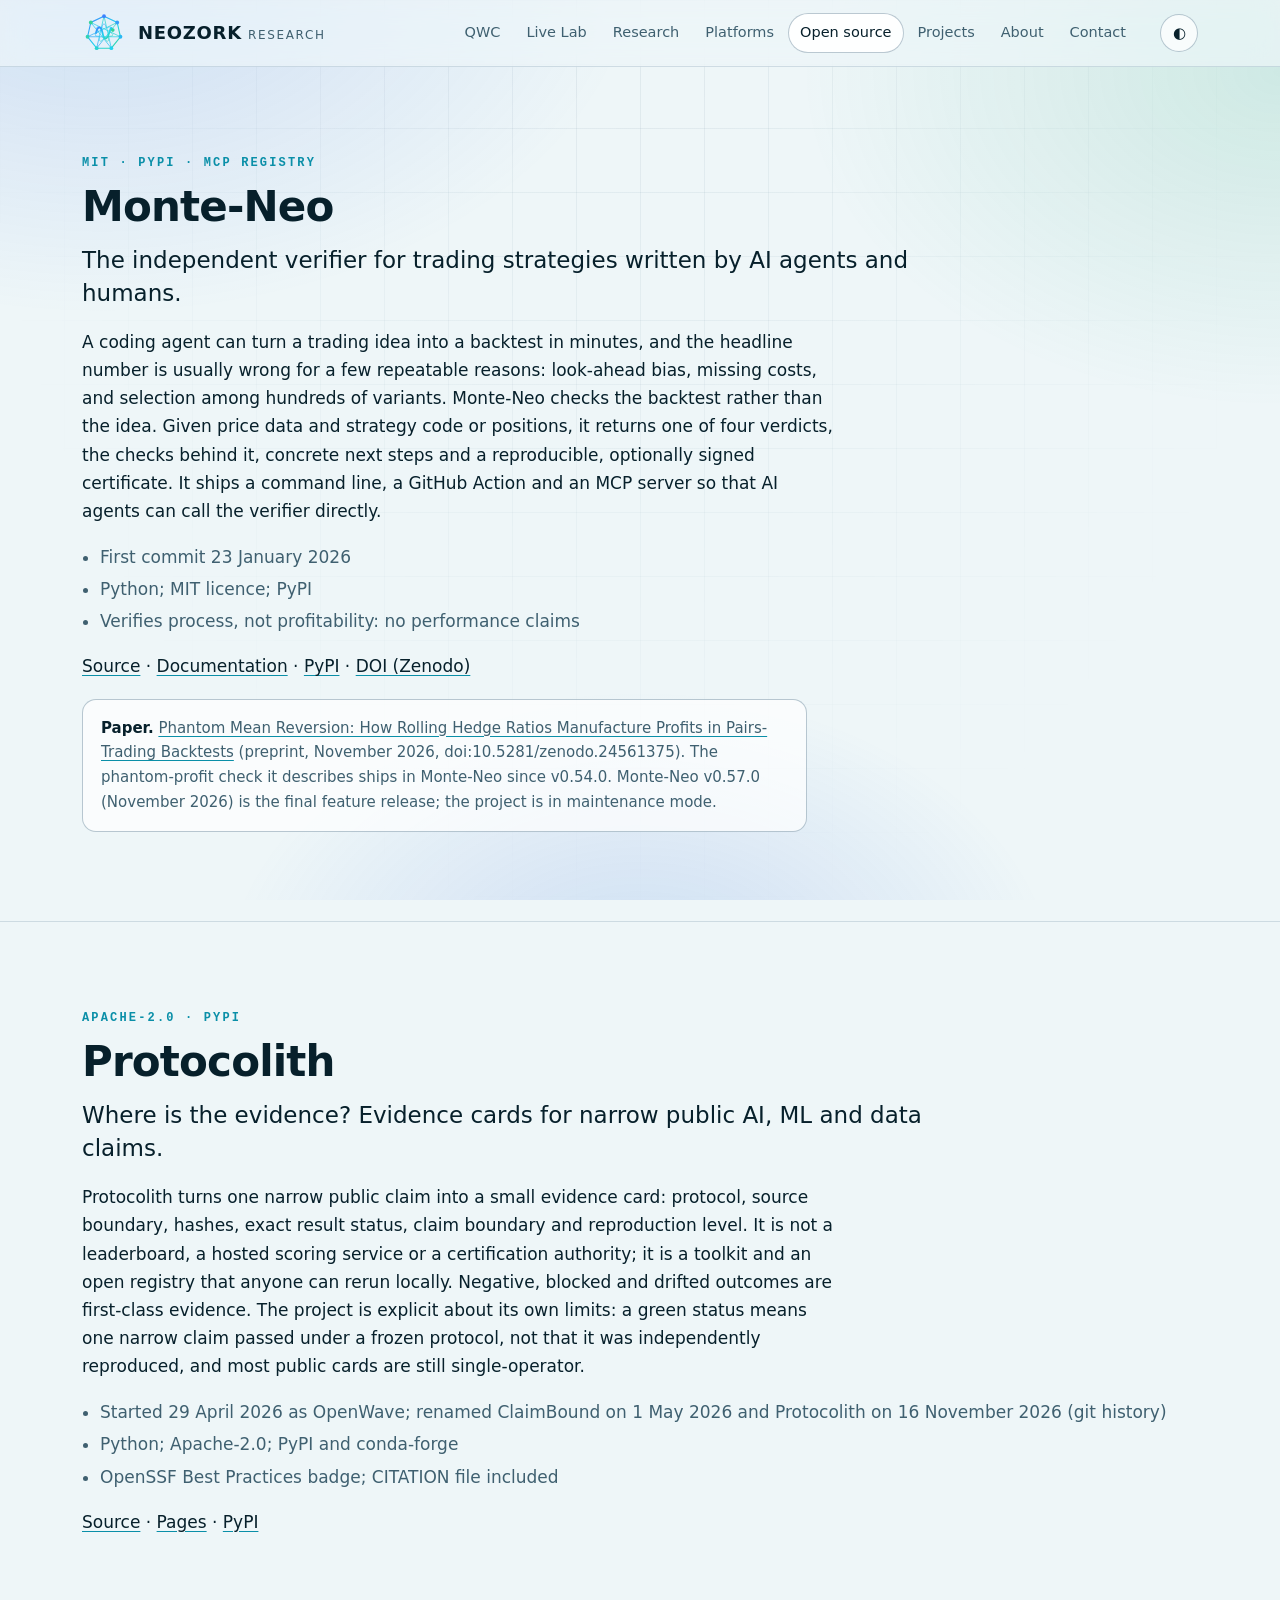
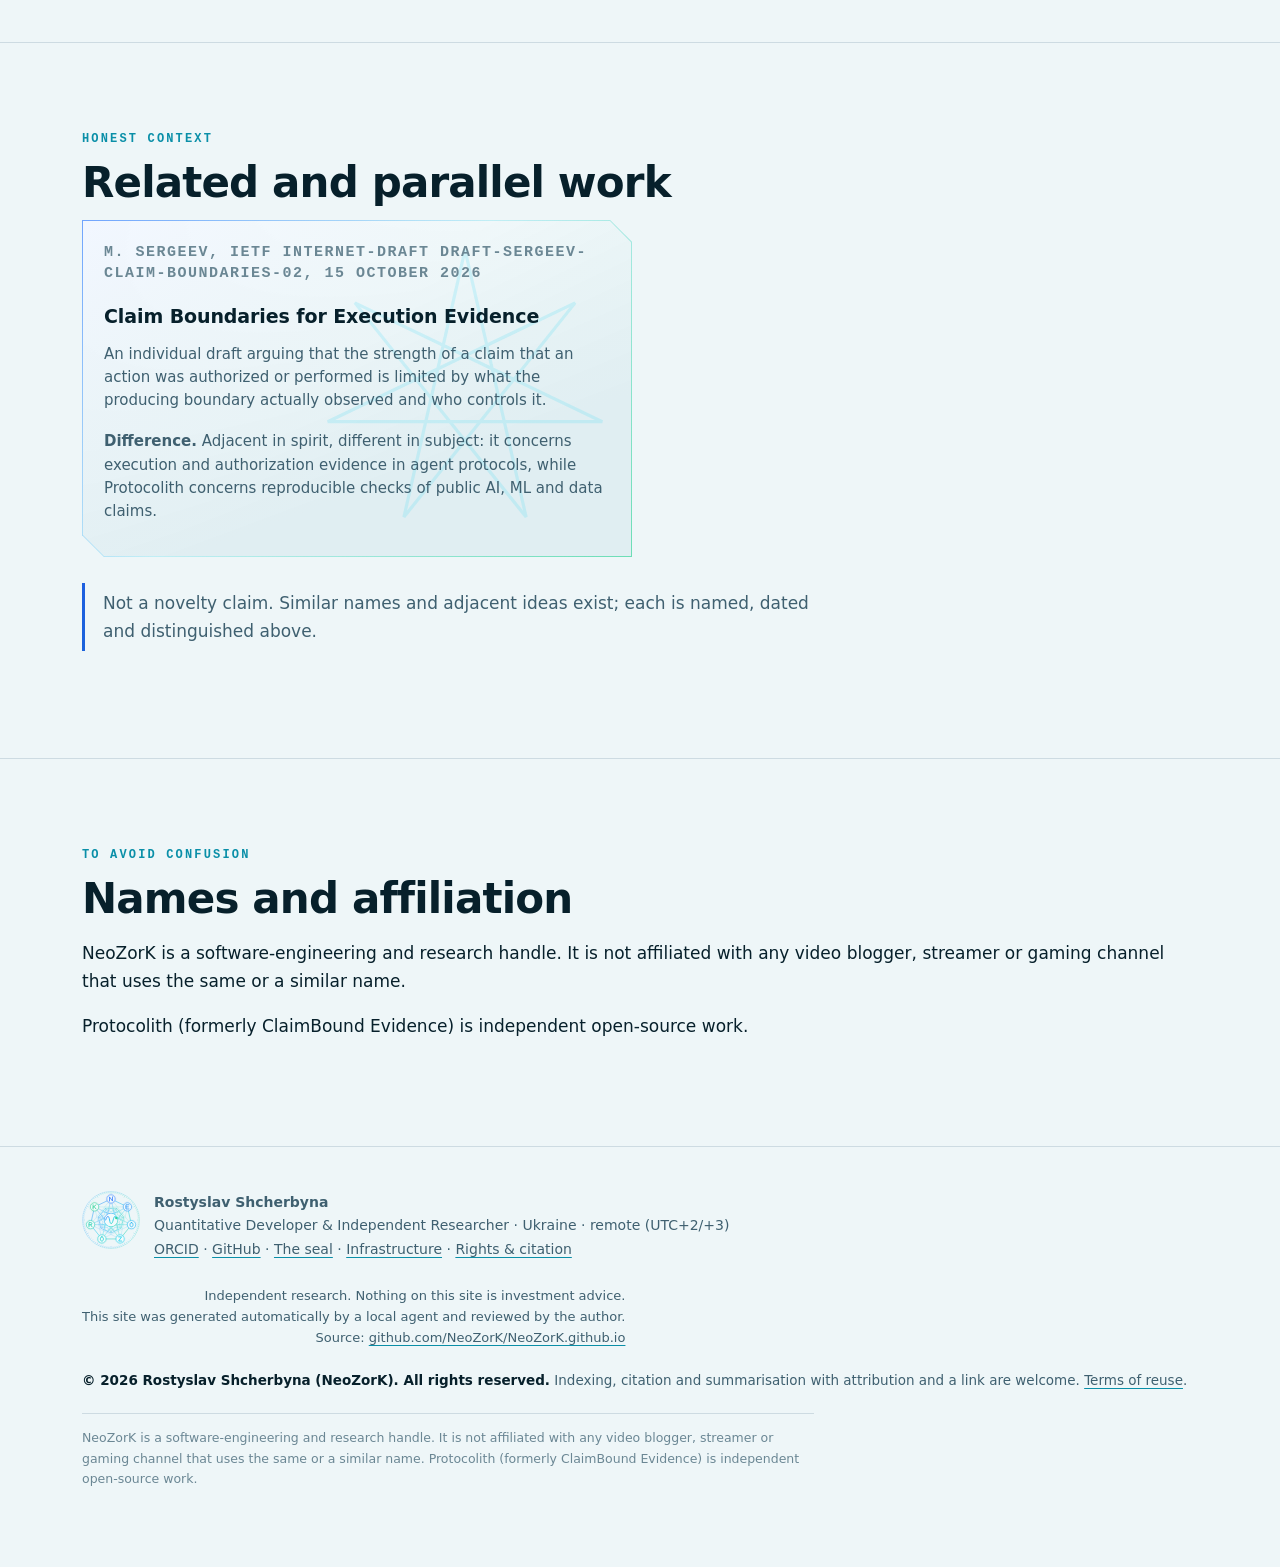
<file: opensource.html>
<!doctype html>
<html lang="en">
<head>
<meta charset="utf-8">
<meta name="viewport" content="width=device-width, initial-scale=1">
<title>Open source · NeoZorK Research</title>
<meta name="description" content="Monte-Neo and Protocolith: open tools for verifying trading backtests and public claims.">
<meta name="author" content="Rostyslav Shcherbyna">
<meta name="copyright" content="© 2026 Rostyslav Shcherbyna (NeoZorK). All rights reserved.">
<meta name="rights" content="© 2026 Rostyslav Shcherbyna (NeoZorK). All rights reserved. Indexing, citation and summarisation with attribution and a link are welcome.">
<meta name="robots" content="index,follow,max-snippet:-1,max-image-preview:large">
<meta name="creator" content="Rostyslav Shcherbyna"><meta name="publisher" content="NeoZorK Research">
<meta name="DC.title" content="Open source · NeoZorK Research"><meta name="DC.creator" content="Rostyslav Shcherbyna"><meta name="DC.rights" content="© 2026 Rostyslav Shcherbyna (NeoZorK). All rights reserved.">
<meta name="DC.language" content="en"><meta name="DC.publisher" content="NeoZorK Research"><meta name="DC.identifier" content="https://neozork.github.io/opensource.html">
<link rel="canonical" href="https://neozork.github.io/opensource.html">
<link rel="author" href="https://neozork.github.io/about.html"><link rel="me" href="https://orcid.org/0009-0000-3773-5789"><link rel="me" href="https://github.com/NeoZorK">
<link rel="alternate" type="text/plain" href="https://neozork.github.io/llms.txt" title="Summary for language-model agents">
<meta property="og:title" content="Open source · NeoZorK Research"><meta property="og:description" content="Monte-Neo and Protocolith: open tools for verifying trading backtests and public claims."><meta property="og:type" content="website">
<meta property="og:url" content="https://neozork.github.io/opensource.html"><meta property="og:site_name" content="NeoZorK Research"><meta property="og:locale" content="en_US">
<meta name="twitter:card" content="summary_large_image"><meta name="twitter:title" content="Open source · NeoZorK Research"><meta name="twitter:description" content="Monte-Neo and Protocolith: open tools for verifying trading backtests and public claims.">
<meta property="og:image" content="https://neozork.github.io/assets/og.png"><meta property="og:image:width" content="1200"><meta property="og:image:height" content="630"><meta name="twitter:image" content="https://neozork.github.io/assets/og.png">
<meta name="theme-color" content="#050d16">
<meta name="generator" content="NeoZorK local agent">
<link rel="icon" href="data:image/svg+xml,%3Csvg%20xmlns%3D%22http%3A//www.w3.org/2000/svg%22%20viewBox%3D%220%200%20120%20120%22%3E%3Cdefs%3E%3ClinearGradient%20id%3D%22nzg%22%20x1%3D%220%22%20y1%3D%220%22%20x2%3D%221%22%20y2%3D%221%22%3E%3Cstop%20offset%3D%220%22%20stop-color%3D%22%233b82ff%22/%3E%3Cstop%20offset%3D%22.55%22%20stop-color%3D%22%2322d3ee%22/%3E%3Cstop%20offset%3D%221%22%20stop-color%3D%22%2334d399%22/%3E%3C/linearGradient%3E%3ClinearGradient%20id%3D%22nzg2%22%20x1%3D%221%22%20y1%3D%220%22%20x2%3D%220%22%20y2%3D%221%22%3E%3Cstop%20offset%3D%220%22%20stop-color%3D%22%2334d399%22/%3E%3Cstop%20offset%3D%22.5%22%20stop-color%3D%22%2322d3ee%22/%3E%3Cstop%20offset%3D%221%22%20stop-color%3D%22%233b82ff%22/%3E%3C/linearGradient%3E%3C/defs%3E%3Crect%20width%3D%22120%22%20height%3D%22120%22%20rx%3D%2226%22%20fill%3D%22%23050d16%22/%3E%3Cpath%20d%3D%22M60.00%2014.00L95.96%2031.32L104.85%2070.24L79.96%20101.44L40.04%20101.44L15.15%2070.24L24.04%2031.32Z%22%20fill%3D%22none%22%20stroke%3D%22url%28%23nzg%29%22%20stroke-width%3D%223%22/%3E%3Cpath%20d%3D%22M60.00%2014.00L79.96%20101.44L24.04%2031.32L104.85%2070.24L15.15%2070.24L95.96%2031.32L40.04%20101.44Z%22%20fill%3D%22none%22%20stroke%3D%22url%28%23nzg2%29%22%20stroke-width%3D%222.2%22%20opacity%3D%22.9%22/%3E%3Cpath%20d%3D%22M80.00%2060.00L80.38%2060.25L80.75%2060.50L81.12%2060.77L81.47%2061.04L81.81%2061.32L82.13%2061.61L82.43%2061.90L82.71%2062.20L82.97%2062.51L83.20%2062.82L83.40%2063.13L83.57%2063.44L83.71%2063.76L83.82%2064.07L83.90%2064.38L83.94%2064.69L83.95%2064.99L83.92%2065.29L83.85%2065.57L83.76%2065.86L83.62%2066.13L83.46%2066.39L83.26%2066.64L83.03%2066.87L82.77%2067.10L82.48%2067.31L82.17%2067.50L81.83%2067.68L81.47%2067.85L81.09%2068.00L80.69%2068.14L80.28%2068.26L79.85%2068.36L79.42%2068.46L78.98%2068.54L78.53%2068.61L78.08%2068.67L77.64%2068.72L77.19%2068.76L76.76%2068.79L76.33%2068.82L75.91%2068.85L75.50%2068.87L75.11%2068.89L74.74%2068.91L74.39%2068.94L74.05%2068.97L73.74%2069.00L73.45%2069.04L73.18%2069.10L72.94%2069.16L72.72%2069.24L72.52%2069.33L72.35%2069.44L72.21%2069.56L72.09%2069.71L71.99%2069.87L71.91%2070.05L71.86%2070.25L71.82%2070.47L71.80%2070.72L71.81%2070.98L71.82%2071.26L71.85%2071.57L71.89%2071.89L71.94%2072.24L72.00%2072.60L72.07%2072.97L72.13%2073.37L72.20%2073.78L72.27%2074.20L72.34%2074.63L72.40%2075.06L72.46%2075.51L72.50%2075.96L72.54%2076.41L72.56%2076.86L72.57%2077.31L72.57%2077.75L72.55%2078.18L72.51%2078.60L72.46%2079.01L72.38%2079.41L72.29%2079.79L72.18%2080.15L72.05%2080.48L71.90%2080.80L71.72%2081.08L71.53%2081.35L71.32%2081.58L71.10%2081.78L70.85%2081.95L70.59%2082.09L70.32%2082.20L70.02%2082.27L69.72%2082.32L69.41%2082.33L69.08%2082.30L68.75%2082.25L68.41%2082.16L68.06%2082.05L67.71%2081.90L67.35%2081.73L67.00%2081.54L66.64%2081.32L66.29%2081.08L65.94%2080.82L65.59%2080.54L65.25%2080.25L64.92%2079.95L64.59%2079.63L64.27%2079.32L63.96%2079.00L63.66%2078.67L63.36%2078.36L63.08%2078.04L62.81%2077.74L62.55%2077.44L62.29%2077.16L62.05%2076.89L61.82%2076.64L61.59%2076.41L61.37%2076.21L61.16%2076.02L60.96%2075.87L60.76%2075.74L60.57%2075.63L60.38%2075.56L60.19%2075.51L60.00%2075.50L59.81%2075.51L59.62%2075.56L59.43%2075.63L59.24%2075.74L59.04%2075.87L58.84%2076.02L58.63%2076.21L58.41%2076.41L58.18%2076.64L57.95%2076.89L57.71%2077.16L57.45%2077.44L57.19%2077.74L56.92%2078.04L56.64%2078.36L56.34%2078.67L56.04%2079.00L55.73%2079.32L55.41%2079.63L55.08%2079.95L54.75%2080.25L54.41%2080.54L54.06%2080.82L53.71%2081.08L53.36%2081.32L53.00%2081.54L52.65%2081.73L52.29%2081.90L51.94%2082.05L51.59%2082.16L51.25%2082.25L50.92%2082.30L50.59%2082.33L50.28%2082.32L49.98%2082.27L49.68%2082.20L49.41%2082.09L49.15%2081.95L48.90%2081.78L48.68%2081.58L48.47%2081.35L48.28%2081.08L48.10%2080.80L47.95%2080.48L47.82%2080.15L47.71%2079.79L47.62%2079.41L47.54%2079.01L47.49%2078.60L47.45%2078.18L47.43%2077.75L47.43%2077.31L47.44%2076.86L47.46%2076.41L47.50%2075.96L47.54%2075.51L47.60%2075.06L47.66%2074.63L47.73%2074.20L47.80%2073.78L47.87%2073.37L47.93%2072.97L48.00%2072.60L48.06%2072.24L48.11%2071.89L48.15%2071.57L48.18%2071.26L48.19%2070.98L48.20%2070.72L48.18%2070.47L48.14%2070.25L48.09%2070.05L48.01%2069.87L47.91%2069.71L47.79%2069.56L47.65%2069.44L47.48%2069.33L47.28%2069.24L47.06%2069.16L46.82%2069.10L46.55%2069.04L46.26%2069.00L45.95%2068.97L45.61%2068.94L45.26%2068.91L44.89%2068.89L44.50%2068.87L44.09%2068.85L43.67%2068.82L43.24%2068.79L42.81%2068.76L42.36%2068.72L41.92%2068.67L41.47%2068.61L41.02%2068.54L40.58%2068.46L40.15%2068.36L39.72%2068.26L39.31%2068.14L38.91%2068.00L38.53%2067.85L38.17%2067.68L37.83%2067.50L37.52%2067.31L37.23%2067.10L36.97%2066.87L36.74%2066.64L36.54%2066.39L36.38%2066.13L36.24%2065.86L36.15%2065.57L36.08%2065.29L36.05%2064.99L36.06%2064.69L36.10%2064.38L36.18%2064.07L36.29%2063.76L36.43%2063.44L36.60%2063.13L36.80%2062.82L37.03%2062.51L37.29%2062.20L37.57%2061.90L37.87%2061.61L38.19%2061.32L38.53%2061.04L38.88%2060.77L39.25%2060.50L39.62%2060.25L40.00%2060.00L40.38%2059.76L40.76%2059.54L41.14%2059.32L41.52%2059.11L41.88%2058.90L42.23%2058.71L42.57%2058.52L42.90%2058.34L43.20%2058.17L43.49%2058.00L43.75%2057.83L43.99%2057.66L44.21%2057.50L44.39%2057.33L44.55%2057.17L44.68%2057.00L44.79%2056.83L44.86%2056.65L44.90%2056.47L44.92%2056.28L44.90%2056.09L44.86%2055.88L44.79%2055.66L44.70%2055.43L44.58%2055.20L44.44%2054.94L44.28%2054.68L44.10%2054.41L43.90%2054.12L43.69%2053.81L43.47%2053.50L43.23%2053.17L42.99%2052.83L42.75%2052.48L42.50%2052.12L42.26%2051.75L42.01%2051.38L41.78%2050.99L41.55%2050.60L41.34%2050.21L41.14%2049.81L40.95%2049.41L40.78%2049.01L40.63%2048.61L40.51%2048.22L40.41%2047.83L40.33%2047.45L40.28%2047.08L40.26%2046.72L40.26%2046.38L40.29%2046.04L40.36%2045.73L40.45%2045.43L40.57%2045.15L40.72%2044.90L40.90%2044.66L41.11%2044.45L41.34%2044.26L41.60%2044.09L41.88%2043.95L42.19%2043.83L42.51%2043.74L42.86%2043.67L43.23%2043.63L43.61%2043.61L44.00%2043.61L44.41%2043.64L44.83%2043.68L45.25%2043.75L45.68%2043.84L46.11%2043.94L46.55%2044.05L46.98%2044.18L47.41%2044.32L47.83%2044.47L48.25%2044.63L48.66%2044.78L49.06%2044.94L49.45%2045.10L49.83%2045.26L50.19%2045.41L50.54%2045.56L50.87%2045.69L51.19%2045.81L51.49%2045.92L51.77%2046.01L52.04%2046.08L52.29%2046.13L52.52%2046.15L52.74%2046.16L52.94%2046.14L53.13%2046.09L53.30%2046.02L53.46%2045.92L53.61%2045.80L53.75%2045.64L53.88%2045.46L54.00%2045.26L54.11%2045.02L54.22%2044.76L54.33%2044.48L54.43%2044.17L54.53%2043.84L54.64%2043.49L54.74%2043.13L54.85%2042.75L54.96%2042.35L55.08%2041.94L55.21%2041.53L55.34%2041.11L55.49%2040.68L55.64%2040.26L55.80%2039.84L55.97%2039.42L56.15%2039.01L56.35%2038.61L56.55%2038.23L56.77%2037.86L56.99%2037.51L57.23%2037.18L57.48%2036.88L57.73%2036.60L57.99%2036.35L58.27%2036.13L58.54%2035.94L58.83%2035.78L59.12%2035.66L59.41%2035.57L59.70%2035.52L60.00%2035.50L60.30%2035.52L60.59%2035.57L60.88%2035.66L61.17%2035.78L61.46%2035.94L61.73%2036.13L62.01%2036.35L62.27%2036.60L62.52%2036.88L62.77%2037.18L63.01%2037.51L63.23%2037.86L63.45%2038.23L63.65%2038.61L63.85%2039.01L64.03%2039.42L64.20%2039.84L64.36%2040.26L64.51%2040.68L64.66%2041.11L64.79%2041.53L64.92%2041.94L65.04%2042.35L65.15%2042.75L65.26%2043.13L65.36%2043.49L65.47%2043.84L65.57%2044.17L65.67%2044.48L65.78%2044.76L65.89%2045.02L66.00%2045.26L66.12%2045.46L66.25%2045.64L66.39%2045.80L66.54%2045.92L66.70%2046.02L66.87%2046.09L67.06%2046.14L67.26%2046.16L67.48%2046.15L67.71%2046.13L67.96%2046.08L68.23%2046.01L68.51%2045.92L68.81%2045.81L69.13%2045.69L69.46%2045.56L69.81%2045.41L70.17%2045.26L70.55%2045.10L70.94%2044.94L71.34%2044.78L71.75%2044.63L72.17%2044.47L72.59%2044.32L73.02%2044.18L73.45%2044.05L73.89%2043.94L74.32%2043.84L74.75%2043.75L75.17%2043.68L75.59%2043.64L76.00%2043.61L76.39%2043.61L76.77%2043.63L77.14%2043.67L77.49%2043.74L77.81%2043.83L78.12%2043.95L78.40%2044.09L78.66%2044.26L78.89%2044.45L79.10%2044.66L79.28%2044.90L79.43%2045.15L79.55%2045.43L79.64%2045.73L79.71%2046.04L79.74%2046.38L79.74%2046.72L79.72%2047.08L79.67%2047.45L79.59%2047.83L79.49%2048.22L79.37%2048.61L79.22%2049.01L79.05%2049.41L78.86%2049.81L78.66%2050.21L78.45%2050.60L78.22%2050.99L77.99%2051.38L77.74%2051.75L77.50%2052.12L77.25%2052.48L77.01%2052.83L76.77%2053.17L76.53%2053.50L76.31%2053.81L76.10%2054.12L75.90%2054.41L75.72%2054.68L75.56%2054.94L75.42%2055.20L75.30%2055.43L75.21%2055.66L75.14%2055.88L75.10%2056.09L75.08%2056.28L75.10%2056.47L75.14%2056.65L75.21%2056.83L75.32%2057.00L75.45%2057.17L75.61%2057.33L75.79%2057.50L76.01%2057.66L76.25%2057.83L76.51%2058.00L76.80%2058.17L77.10%2058.34L77.43%2058.52L77.77%2058.71L78.12%2058.90L78.48%2059.11L78.86%2059.32L79.24%2059.54L79.62%2059.76L80.00%2060.00Z%22%20fill%3D%22none%22%20stroke%3D%22url%28%23nzg%29%22%20stroke-width%3D%222%22/%3E%3Cpath%20d%3D%22M38%2060C43%2040%2052%2040%2056%2060S68%2080%2074%2060%2080%2046%2084%2052%22%20fill%3D%22none%22%20stroke%3D%22url%28%23nzg%29%22%20stroke-width%3D%225%22%20stroke-linecap%3D%22round%22/%3E%3Ccircle%20cx%3D%2284%22%20cy%3D%2252%22%20r%3D%225%22%20fill%3D%22%2334d399%22/%3E%3Ccircle%20cx%3D%2260.00%22%20cy%3D%2214.00%22%20r%3D%225.2%22%20fill%3D%22%233b82ff%22/%3E%3Ccircle%20cx%3D%2295.96%22%20cy%3D%2231.32%22%20r%3D%225.2%22%20fill%3D%22%23339df9%22/%3E%3Ccircle%20cx%3D%22104.85%22%20cy%3D%2270.24%22%20r%3D%225.2%22%20fill%3D%22%232ab8f4%22/%3E%3Ccircle%20cx%3D%2279.96%22%20cy%3D%22101.44%22%20r%3D%225.2%22%20fill%3D%22%2322d3ee%22/%3E%3Ccircle%20cx%3D%2240.04%22%20cy%3D%22101.44%22%20r%3D%225.2%22%20fill%3D%22%2328d3d2%22/%3E%3Ccircle%20cx%3D%2215.15%22%20cy%3D%2270.24%22%20r%3D%225.2%22%20fill%3D%22%232ed3b5%22/%3E%3Ccircle%20cx%3D%2224.04%22%20cy%3D%2231.32%22%20r%3D%225.2%22%20fill%3D%22%2334d399%22/%3E%3C/svg%3E">
<link rel="stylesheet" href="assets/style.css">
<script type="application/ld+json">{"@context": "https://schema.org", "@graph": [{"@type": "Person", "@id": "https://neozork.github.io/#person", "name": "Rostyslav Shcherbyna", "alternateName": ["NeoZorK"], "url": "https://neozork.github.io/", "jobTitle": "Quantitative Developer & Independent Researcher", "sameAs": ["https://github.com/NeoZorK", "https://orcid.org/0009-0000-3773-5789", "https://doi.org/10.5281/zenodo.23479894", "https://www.linkedin.com/in/rostyslav-sh-", "https://explore.openaire.eu/search/result?id=od______2659%3A%3Ad7c40fba4087e0752ef89d2d1fd250f1"], "knowsAbout": ["Time-series science", "Econophysics", "Superstatistics", "Quantum-inspired modelling", "Evidence & reproducibility", "AI architecture"], "identifier": {"@type": "PropertyValue", "propertyID": "ORCID", "value": "0009-0000-3773-5789"}, "worksFor": {"@id": "https://neozork.github.io/#org"}, "image": "https://neozork.github.io/assets/portrait.jpg"}, {"@type": "Organization", "@id": "https://neozork.github.io/#org", "name": "NeoZorK Research", "url": "https://neozork.github.io/", "founder": {"@id": "https://neozork.github.io/#person"}, "logo": "https://neozork.github.io/assets/seal.svg"}, {"@type": "WebSite", "@id": "https://neozork.github.io/#site", "url": "https://neozork.github.io/", "name": "NeoZorK Research", "inLanguage": "en", "publisher": {"@id": "https://neozork.github.io/#org"}, "copyrightHolder": {"@id": "https://neozork.github.io/#person"}}, {"@type": "WebPage", "@id": "https://neozork.github.io/opensource.html#page", "url": "https://neozork.github.io/opensource.html", "name": "Open source · NeoZorK Research", "description": "Monte-Neo and Protocolith: open tools for verifying trading backtests and public claims.", "inLanguage": "en", "isPartOf": {"@id": "https://neozork.github.io/#site"}, "author": {"@id": "https://neozork.github.io/#person"}, "creator": {"@id": "https://neozork.github.io/#person"}, "copyrightHolder": {"@id": "https://neozork.github.io/#person"}, "copyrightYear": 2026, "copyrightNotice": "© 2026 Rostyslav Shcherbyna (NeoZorK). All rights reserved.", "dateModified": "2026-10-19", "isAccessibleForFree": true}, {"@type": "SoftwareSourceCode", "name": "Monte-Neo", "codeRepository": "https://github.com/NeoZorK/Monte-Neo", "license": "https://spdx.org/licenses/MIT.html", "programmingLanguage": "Python", "author": {"@id": "https://neozork.github.io/#person"}, "copyrightHolder": {"@id": "https://neozork.github.io/#person"}}, {"@type": "SoftwareSourceCode", "name": "Protocolith", "codeRepository": "https://github.com/Protocolith/protocolith", "license": "https://spdx.org/licenses/Apache-2.0.html", "programmingLanguage": "Python", "author": {"@id": "https://neozork.github.io/#person"}, "copyrightHolder": {"@id": "https://neozork.github.io/#person"}}]}</script>
</head>
<body>
<svg width="0" height="0" style="position:absolute" aria-hidden="true"><defs><linearGradient id="nzg" x1="0" y1="0" x2="1" y2="1"><stop offset="0" stop-color="#3b82ff"/><stop offset=".55" stop-color="#22d3ee"/><stop offset="1" stop-color="#34d399"/></linearGradient><linearGradient id="nzg2" x1="1" y1="0" x2="0" y2="1"><stop offset="0" stop-color="#34d399"/><stop offset=".5" stop-color="#22d3ee"/><stop offset="1" stop-color="#3b82ff"/></linearGradient><symbol id="nz-mark" viewBox="0 0 120 120"><circle cx="60" cy="60" r="59" fill="none" stroke="url(#nzg)" stroke-width=".5" opacity=".7"/><path d="M60.00 5.40L60.00 1.80M64.20 3.96L64.35 1.96M68.38 4.43L68.67 2.45M72.51 5.21L72.95 3.26M76.57 6.30L77.15 4.39M80.53 7.68L81.26 5.82M84.38 9.37L85.25 7.56M87.30 12.72L89.10 9.60M91.66 13.57L92.79 11.91M95.04 16.06L96.29 14.50M98.23 18.80L99.59 17.34M101.20 21.77L102.66 20.41M103.94 24.96L105.50 23.71M106.43 28.34L108.09 27.21M107.28 32.70L110.40 30.90M110.63 35.62L112.44 34.75M112.32 39.47L114.18 38.74M113.70 43.43L115.61 42.85M114.79 47.49L116.74 47.05M115.57 51.62L117.55 51.33M116.04 55.80L118.04 55.65M114.60 60.00L118.20 60.00M116.04 64.20L118.04 64.35M115.57 68.38L117.55 68.67M114.79 72.51L116.74 72.95M113.70 76.57L115.61 77.15M112.32 80.53L114.18 81.26M110.63 84.38L112.44 85.25M107.28 87.30L110.40 89.10M106.43 91.66L108.09 92.79M103.94 95.04L105.50 96.29M101.20 98.23L102.66 99.59M98.23 101.20L99.59 102.66M95.04 103.94L96.29 105.50M91.66 106.43L92.79 108.09M87.30 107.28L89.10 110.40M84.38 110.63L85.25 112.44M80.53 112.32L81.26 114.18M76.57 113.70L77.15 115.61M72.51 114.79L72.95 116.74M68.38 115.57L68.67 117.55M64.20 116.04L64.35 118.04M60.00 114.60L60.00 118.20M55.80 116.04L55.65 118.04M51.62 115.57L51.33 117.55M47.49 114.79L47.05 116.74M43.43 113.70L42.85 115.61M39.47 112.32L38.74 114.18M35.62 110.63L34.75 112.44M32.70 107.28L30.90 110.40M28.34 106.43L27.21 108.09M24.96 103.94L23.71 105.50M21.77 101.20L20.41 102.66M18.80 98.23L17.34 99.59M16.06 95.04L14.50 96.29M13.57 91.66L11.91 92.79M12.72 87.30L9.60 89.10M9.37 84.38L7.56 85.25M7.68 80.53L5.82 81.26M6.30 76.57L4.39 77.15M5.21 72.51L3.26 72.95M4.43 68.38L2.45 68.67M3.96 64.20L1.96 64.35M5.40 60.00L1.80 60.00M3.96 55.80L1.96 55.65M4.43 51.62L2.45 51.33M5.21 47.49L3.26 47.05M6.30 43.43L4.39 42.85M7.68 39.47L5.82 38.74M9.37 35.62L7.56 34.75M12.72 32.70L9.60 30.90M13.57 28.34L11.91 27.21M16.06 24.96L14.50 23.71M18.80 21.77L17.34 20.41M21.77 18.80L20.41 17.34M24.96 16.06L23.71 14.50M28.34 13.57L27.21 11.91M32.70 12.72L30.90 9.60M35.62 9.37L34.75 7.56M39.47 7.68L38.74 5.82M43.43 6.30L42.85 4.39M47.49 5.21L47.05 3.26M51.62 4.43L51.33 2.45M55.80 3.96L55.65 1.96" fill="none" stroke="url(#nzg2)" stroke-width=".55" stroke-linecap="round"/><path d="M60.00 16.50L78.87 99.19L25.99 32.88L102.41 69.68L17.59 69.68L94.01 32.88L41.13 99.19Z" fill="none" stroke="url(#nzg)" stroke-width=".8" opacity=".85"/><path d="M60.00 16.50L102.41 69.68L41.13 99.19L25.99 32.88L94.01 32.88L78.87 99.19L17.59 69.68Z" fill="none" stroke="url(#nzg2)" stroke-width=".55" opacity=".55"/><path d="M60.00 16.50L94.01 32.88L102.41 69.68L78.87 99.19L41.13 99.19L17.59 69.68L25.99 32.88Z" fill="none" stroke="url(#nzg)" stroke-width="1.1"/><path d="M71.71 35.67L86.32 53.99L81.11 76.83L60.00 87.00L38.89 76.83L33.68 53.99L48.29 35.67Z" fill="none" stroke="url(#nzg2)" stroke-width=".9"/><path d="M71.71 35.67L60.00 87.00L48.29 35.67L81.11 76.83L33.68 53.99L86.32 53.99L38.89 76.83Z" fill="none" stroke="url(#nzg)" stroke-width=".6" opacity=".8"/><path d="M80.50 60.00L80.77 60.25L81.03 60.51L81.29 60.77L81.54 61.04L81.77 61.32L82.00 61.60L82.21 61.88L82.40 62.17L82.57 62.46L82.73 62.76L82.86 63.06L82.97 63.35L83.06 63.65L83.13 63.95L83.17 64.25L83.18 64.54L83.17 64.83L83.14 65.11L83.08 65.39L82.99 65.67L82.88 65.93L82.74 66.19L82.58 66.44L82.39 66.68L82.19 66.91L81.96 67.13L81.71 67.35L81.45 67.55L81.16 67.74L80.87 67.91L80.56 68.08L80.24 68.24L79.90 68.39L79.56 68.52L79.22 68.65L78.87 68.77L78.52 68.88L78.17 68.98L77.82 69.08L77.47 69.17L77.13 69.26L76.80 69.34L76.47 69.42L76.16 69.50L75.85 69.58L75.56 69.67L75.28 69.75L75.02 69.84L74.77 69.94L74.54 70.04L74.32 70.14L74.12 70.26L73.94 70.39L73.77 70.52L73.62 70.67L73.49 70.83L73.37 71.01L73.27 71.19L73.18 71.40L73.10 71.61L73.04 71.84L72.99 72.08L72.95 72.34L72.92 72.61L72.90 72.90L72.88 73.19L72.87 73.50L72.86 73.82L72.85 74.15L72.84 74.50L72.83 74.84L72.82 75.20L72.81 75.56L72.79 75.92L72.76 76.29L72.73 76.66L72.68 77.02L72.63 77.38L72.57 77.74L72.49 78.10L72.40 78.44L72.30 78.77L72.18 79.10L72.05 79.40L71.91 79.70L71.75 79.98L71.58 80.24L71.39 80.48L71.19 80.70L70.97 80.90L70.74 81.08L70.50 81.24L70.25 81.37L69.98 81.48L69.71 81.56L69.42 81.62L69.13 81.66L68.82 81.67L68.52 81.66L68.20 81.63L67.89 81.57L67.56 81.50L67.24 81.40L66.92 81.29L66.59 81.15L66.27 81.00L65.95 80.84L65.63 80.66L65.31 80.48L65.00 80.28L64.69 80.08L64.39 79.87L64.09 79.65L63.81 79.44L63.52 79.23L63.25 79.02L62.98 78.81L62.72 78.61L62.46 78.42L62.22 78.24L61.97 78.08L61.74 77.92L61.51 77.78L61.28 77.66L61.06 77.55L60.84 77.46L60.63 77.39L60.42 77.34L60.21 77.31L60.00 77.30L59.79 77.31L59.58 77.34L59.37 77.39L59.16 77.46L58.94 77.55L58.72 77.66L58.49 77.78L58.26 77.92L58.03 78.08L57.78 78.24L57.54 78.42L57.28 78.61L57.02 78.81L56.75 79.02L56.48 79.23L56.19 79.44L55.91 79.65L55.61 79.87L55.31 80.08L55.00 80.28L54.69 80.48L54.37 80.66L54.05 80.84L53.73 81.00L53.41 81.15L53.08 81.29L52.76 81.40L52.44 81.50L52.11 81.57L51.80 81.63L51.48 81.66L51.18 81.67L50.87 81.66L50.58 81.62L50.29 81.56L50.02 81.48L49.75 81.37L49.50 81.24L49.26 81.08L49.03 80.90L48.81 80.70L48.61 80.48L48.42 80.24L48.25 79.98L48.09 79.70L47.95 79.40L47.82 79.10L47.70 78.77L47.60 78.44L47.51 78.10L47.43 77.74L47.37 77.38L47.32 77.02L47.27 76.66L47.24 76.29L47.21 75.92L47.19 75.56L47.18 75.20L47.17 74.84L47.16 74.50L47.15 74.15L47.14 73.82L47.13 73.50L47.12 73.19L47.10 72.90L47.08 72.61L47.05 72.34L47.01 72.08L46.96 71.84L46.90 71.61L46.82 71.40L46.73 71.19L46.63 71.01L46.51 70.83L46.38 70.67L46.23 70.52L46.06 70.39L45.88 70.26L45.68 70.14L45.46 70.04L45.23 69.94L44.98 69.84L44.72 69.75L44.44 69.67L44.15 69.58L43.84 69.50L43.53 69.42L43.20 69.34L42.87 69.26L42.53 69.17L42.18 69.08L41.83 68.98L41.48 68.88L41.13 68.77L40.78 68.65L40.44 68.52L40.10 68.39L39.76 68.24L39.44 68.08L39.13 67.91L38.84 67.74L38.55 67.55L38.29 67.35L38.04 67.13L37.81 66.91L37.61 66.68L37.42 66.44L37.26 66.19L37.12 65.93L37.01 65.67L36.92 65.39L36.86 65.11L36.83 64.83L36.82 64.54L36.83 64.25L36.87 63.95L36.94 63.65L37.03 63.35L37.14 63.06L37.27 62.76L37.43 62.46L37.60 62.17L37.79 61.88L38.00 61.60L38.23 61.32L38.46 61.04L38.71 60.77L38.97 60.51L39.23 60.25L39.50 60.00L39.77 59.76L40.04 59.52L40.32 59.29L40.58 59.06L40.85 58.84L41.10 58.63L41.35 58.42L41.59 58.21L41.82 58.01L42.03 57.82L42.22 57.62L42.40 57.43L42.57 57.24L42.71 57.05L42.84 56.86L42.95 56.66L43.04 56.47L43.10 56.27L43.15 56.06L43.18 55.85L43.19 55.64L43.18 55.42L43.15 55.19L43.10 54.96L43.04 54.72L42.97 54.47L42.87 54.21L42.77 53.94L42.66 53.66L42.53 53.38L42.40 53.08L42.26 52.78L42.12 52.47L41.98 52.15L41.83 51.82L41.69 51.49L41.55 51.15L41.42 50.81L41.29 50.47L41.17 50.12L41.06 49.77L40.97 49.42L40.88 49.07L40.82 48.72L40.77 48.37L40.73 48.03L40.72 47.70L40.73 47.37L40.75 47.05L40.80 46.75L40.86 46.45L40.95 46.16L41.06 45.89L41.20 45.63L41.35 45.39L41.52 45.16L41.72 44.95L41.93 44.76L42.16 44.58L42.42 44.42L42.68 44.28L42.97 44.16L43.27 44.06L43.58 43.97L43.90 43.90L44.24 43.85L44.58 43.82L44.93 43.80L45.29 43.80L45.65 43.81L46.02 43.83L46.38 43.86L46.75 43.90L47.11 43.96L47.48 44.01L47.83 44.08L48.19 44.15L48.53 44.22L48.87 44.28L49.20 44.35L49.52 44.42L49.83 44.48L50.13 44.53L50.42 44.58L50.70 44.61L50.96 44.64L51.22 44.65L51.46 44.65L51.70 44.63L51.92 44.60L52.13 44.55L52.33 44.48L52.52 44.40L52.70 44.30L52.88 44.18L53.05 44.04L53.21 43.88L53.36 43.70L53.52 43.51L53.66 43.29L53.81 43.07L53.96 42.82L54.10 42.56L54.25 42.29L54.39 42.01L54.54 41.71L54.70 41.41L54.85 41.10L55.02 40.79L55.19 40.47L55.36 40.15L55.54 39.83L55.73 39.52L55.93 39.20L56.13 38.90L56.35 38.60L56.57 38.32L56.79 38.04L57.03 37.79L57.27 37.54L57.52 37.32L57.78 37.11L58.04 36.93L58.31 36.76L58.59 36.62L58.86 36.51L59.14 36.42L59.43 36.35L59.71 36.31L60.00 36.30L60.29 36.31L60.57 36.35L60.86 36.42L61.14 36.51L61.41 36.62L61.69 36.76L61.96 36.93L62.22 37.11L62.48 37.32L62.73 37.54L62.97 37.79L63.21 38.04L63.43 38.32L63.65 38.60L63.87 38.90L64.07 39.20L64.27 39.52L64.46 39.83L64.64 40.15L64.81 40.47L64.98 40.79L65.15 41.10L65.30 41.41L65.46 41.71L65.61 42.01L65.75 42.29L65.90 42.56L66.04 42.82L66.19 43.07L66.34 43.29L66.48 43.51L66.64 43.70L66.79 43.88L66.95 44.04L67.12 44.18L67.30 44.30L67.48 44.40L67.67 44.48L67.87 44.55L68.08 44.60L68.30 44.63L68.54 44.65L68.78 44.65L69.04 44.64L69.30 44.61L69.58 44.58L69.87 44.53L70.17 44.48L70.48 44.42L70.80 44.35L71.13 44.28L71.47 44.22L71.81 44.15L72.17 44.08L72.52 44.01L72.89 43.96L73.25 43.90L73.62 43.86L73.98 43.83L74.35 43.81L74.71 43.80L75.07 43.80L75.42 43.82L75.76 43.85L76.10 43.90L76.42 43.97L76.73 44.06L77.03 44.16L77.32 44.28L77.58 44.42L77.84 44.58L78.07 44.76L78.28 44.95L78.48 45.16L78.65 45.39L78.80 45.63L78.94 45.89L79.05 46.16L79.14 46.45L79.20 46.75L79.25 47.05L79.27 47.37L79.28 47.70L79.27 48.03L79.23 48.37L79.18 48.72L79.12 49.07L79.03 49.42L78.94 49.77L78.83 50.12L78.71 50.47L78.58 50.81L78.45 51.15L78.31 51.49L78.17 51.82L78.02 52.15L77.88 52.47L77.74 52.78L77.60 53.08L77.47 53.38L77.34 53.66L77.23 53.94L77.13 54.21L77.03 54.47L76.96 54.72L76.90 54.96L76.85 55.19L76.82 55.42L76.81 55.64L76.82 55.85L76.85 56.06L76.90 56.27L76.96 56.47L77.05 56.66L77.16 56.86L77.29 57.05L77.43 57.24L77.60 57.43L77.78 57.62L77.97 57.82L78.18 58.01L78.41 58.21L78.65 58.42L78.90 58.63L79.15 58.84L79.42 59.06L79.68 59.29L79.96 59.52L80.23 59.76L80.50 60.00Z" fill="none" stroke="url(#nzg)" stroke-width=".55"/><path d="M80.50 60.00L80.23 60.24L79.96 60.48L79.68 60.71L79.42 60.94L79.15 61.16L78.90 61.37L78.65 61.58L78.41 61.79L78.18 61.99L77.97 62.18L77.78 62.38L77.60 62.57L77.43 62.76L77.29 62.95L77.16 63.14L77.05 63.34L76.96 63.53L76.90 63.73L76.85 63.94L76.82 64.15L76.81 64.36L76.82 64.58L76.85 64.81L76.90 65.04L76.96 65.28L77.03 65.53L77.13 65.79L77.23 66.06L77.34 66.34L77.47 66.62L77.60 66.92L77.74 67.22L77.88 67.53L78.02 67.85L78.17 68.18L78.31 68.51L78.45 68.85L78.58 69.19L78.71 69.53L78.83 69.88L78.94 70.23L79.03 70.58L79.12 70.93L79.18 71.28L79.23 71.63L79.27 71.97L79.28 72.30L79.27 72.63L79.25 72.95L79.20 73.25L79.14 73.55L79.05 73.84L78.94 74.11L78.80 74.37L78.65 74.61L78.48 74.84L78.28 75.05L78.07 75.24L77.84 75.42L77.58 75.58L77.32 75.72L77.03 75.84L76.73 75.94L76.42 76.03L76.10 76.10L75.76 76.15L75.42 76.18L75.07 76.20L74.71 76.20L74.35 76.19L73.98 76.17L73.62 76.14L73.25 76.10L72.89 76.04L72.52 75.99L72.17 75.92L71.81 75.85L71.47 75.78L71.13 75.72L70.80 75.65L70.48 75.58L70.17 75.52L69.87 75.47L69.58 75.42L69.30 75.39L69.04 75.36L68.78 75.35L68.54 75.35L68.30 75.37L68.08 75.40L67.87 75.45L67.67 75.52L67.48 75.60L67.30 75.70L67.12 75.82L66.95 75.96L66.79 76.12L66.64 76.30L66.48 76.49L66.34 76.71L66.19 76.93L66.04 77.18L65.90 77.44L65.75 77.71L65.61 77.99L65.46 78.29L65.30 78.59L65.15 78.90L64.98 79.21L64.81 79.53L64.64 79.85L64.46 80.17L64.27 80.48L64.07 80.80L63.87 81.10L63.65 81.40L63.43 81.68L63.21 81.96L62.97 82.21L62.73 82.46L62.48 82.68L62.22 82.89L61.96 83.07L61.69 83.24L61.41 83.38L61.14 83.49L60.86 83.58L60.57 83.65L60.29 83.69L60.00 83.70L59.71 83.69L59.43 83.65L59.14 83.58L58.86 83.49L58.59 83.38L58.31 83.24L58.04 83.07L57.78 82.89L57.52 82.68L57.27 82.46L57.03 82.21L56.79 81.96L56.57 81.68L56.35 81.40L56.13 81.10L55.93 80.80L55.73 80.48L55.54 80.17L55.36 79.85L55.19 79.53L55.02 79.21L54.85 78.90L54.70 78.59L54.54 78.29L54.39 77.99L54.25 77.71L54.10 77.44L53.96 77.18L53.81 76.93L53.66 76.71L53.52 76.49L53.36 76.30L53.21 76.12L53.05 75.96L52.88 75.82L52.70 75.70L52.52 75.60L52.33 75.52L52.13 75.45L51.92 75.40L51.70 75.37L51.46 75.35L51.22 75.35L50.96 75.36L50.70 75.39L50.42 75.42L50.13 75.47L49.83 75.52L49.52 75.58L49.20 75.65L48.87 75.72L48.53 75.78L48.19 75.85L47.83 75.92L47.48 75.99L47.11 76.04L46.75 76.10L46.38 76.14L46.02 76.17L45.65 76.19L45.29 76.20L44.93 76.20L44.58 76.18L44.24 76.15L43.90 76.10L43.58 76.03L43.27 75.94L42.97 75.84L42.68 75.72L42.42 75.58L42.16 75.42L41.93 75.24L41.72 75.05L41.52 74.84L41.35 74.61L41.20 74.37L41.06 74.11L40.95 73.84L40.86 73.55L40.80 73.25L40.75 72.95L40.73 72.63L40.72 72.30L40.73 71.97L40.77 71.63L40.82 71.28L40.88 70.93L40.97 70.58L41.06 70.23L41.17 69.88L41.29 69.53L41.42 69.19L41.55 68.85L41.69 68.51L41.83 68.18L41.98 67.85L42.12 67.53L42.26 67.22L42.40 66.92L42.53 66.62L42.66 66.34L42.77 66.06L42.87 65.79L42.97 65.53L43.04 65.28L43.10 65.04L43.15 64.81L43.18 64.58L43.19 64.36L43.18 64.15L43.15 63.94L43.10 63.73L43.04 63.53L42.95 63.34L42.84 63.14L42.71 62.95L42.57 62.76L42.40 62.57L42.22 62.38L42.03 62.18L41.82 61.99L41.59 61.79L41.35 61.58L41.10 61.37L40.85 61.16L40.58 60.94L40.32 60.71L40.04 60.48L39.77 60.24L39.50 60.00L39.23 59.75L38.97 59.49L38.71 59.23L38.46 58.96L38.23 58.68L38.00 58.40L37.79 58.12L37.60 57.83L37.43 57.54L37.27 57.24L37.14 56.94L37.03 56.65L36.94 56.35L36.87 56.05L36.83 55.75L36.82 55.46L36.83 55.17L36.86 54.89L36.92 54.61L37.01 54.33L37.12 54.07L37.26 53.81L37.42 53.56L37.61 53.32L37.81 53.09L38.04 52.87L38.29 52.65L38.55 52.45L38.84 52.26L39.13 52.09L39.44 51.92L39.76 51.76L40.10 51.61L40.44 51.48L40.78 51.35L41.13 51.23L41.48 51.12L41.83 51.02L42.18 50.92L42.53 50.83L42.87 50.74L43.20 50.66L43.53 50.58L43.84 50.50L44.15 50.42L44.44 50.33L44.72 50.25L44.98 50.16L45.23 50.06L45.46 49.96L45.68 49.86L45.88 49.74L46.06 49.61L46.23 49.48L46.38 49.33L46.51 49.17L46.63 48.99L46.73 48.81L46.82 48.60L46.90 48.39L46.96 48.16L47.01 47.92L47.05 47.66L47.08 47.39L47.10 47.10L47.12 46.81L47.13 46.50L47.14 46.18L47.15 45.85L47.16 45.50L47.17 45.16L47.18 44.80L47.19 44.44L47.21 44.08L47.24 43.71L47.27 43.34L47.32 42.98L47.37 42.62L47.43 42.26L47.51 41.90L47.60 41.56L47.70 41.23L47.82 40.90L47.95 40.60L48.09 40.30L48.25 40.02L48.42 39.76L48.61 39.52L48.81 39.30L49.03 39.10L49.26 38.92L49.50 38.76L49.75 38.63L50.02 38.52L50.29 38.44L50.58 38.38L50.87 38.34L51.18 38.33L51.48 38.34L51.80 38.37L52.11 38.43L52.44 38.50L52.76 38.60L53.08 38.71L53.41 38.85L53.73 39.00L54.05 39.16L54.37 39.34L54.69 39.52L55.00 39.72L55.31 39.92L55.61 40.13L55.91 40.35L56.19 40.56L56.48 40.77L56.75 40.98L57.02 41.19L57.28 41.39L57.54 41.58L57.78 41.76L58.03 41.92L58.26 42.08L58.49 42.22L58.72 42.34L58.94 42.45L59.16 42.54L59.37 42.61L59.58 42.66L59.79 42.69L60.00 42.70L60.21 42.69L60.42 42.66L60.63 42.61L60.84 42.54L61.06 42.45L61.28 42.34L61.51 42.22L61.74 42.08L61.97 41.92L62.22 41.76L62.46 41.58L62.72 41.39L62.98 41.19L63.25 40.98L63.52 40.77L63.81 40.56L64.09 40.35L64.39 40.13L64.69 39.92L65.00 39.72L65.31 39.52L65.63 39.34L65.95 39.16L66.27 39.00L66.59 38.85L66.92 38.71L67.24 38.60L67.56 38.50L67.89 38.43L68.20 38.37L68.52 38.34L68.82 38.33L69.13 38.34L69.42 38.38L69.71 38.44L69.98 38.52L70.25 38.63L70.50 38.76L70.74 38.92L70.97 39.10L71.19 39.30L71.39 39.52L71.58 39.76L71.75 40.02L71.91 40.30L72.05 40.60L72.18 40.90L72.30 41.23L72.40 41.56L72.49 41.90L72.57 42.26L72.63 42.62L72.68 42.98L72.73 43.34L72.76 43.71L72.79 44.08L72.81 44.44L72.82 44.80L72.83 45.16L72.84 45.50L72.85 45.85L72.86 46.18L72.87 46.50L72.88 46.81L72.90 47.10L72.92 47.39L72.95 47.66L72.99 47.92L73.04 48.16L73.10 48.39L73.18 48.60L73.27 48.81L73.37 48.99L73.49 49.17L73.62 49.33L73.77 49.48L73.94 49.61L74.12 49.74L74.32 49.86L74.54 49.96L74.77 50.06L75.02 50.16L75.28 50.25L75.56 50.33L75.85 50.42L76.16 50.50L76.47 50.58L76.80 50.66L77.13 50.74L77.47 50.83L77.82 50.92L78.17 51.02L78.52 51.12L78.87 51.23L79.22 51.35L79.56 51.48L79.90 51.61L80.24 51.76L80.56 51.92L80.87 52.09L81.16 52.26L81.45 52.45L81.71 52.65L81.96 52.87L82.19 53.09L82.39 53.32L82.58 53.56L82.74 53.81L82.88 54.07L82.99 54.33L83.08 54.61L83.14 54.89L83.17 55.17L83.18 55.46L83.17 55.75L83.13 56.05L83.06 56.35L82.97 56.65L82.86 56.94L82.73 57.24L82.57 57.54L82.40 57.83L82.21 58.12L82.00 58.40L81.77 58.68L81.54 58.96L81.29 59.23L81.03 59.49L80.77 59.75L80.50 60.00Z" fill="none" stroke="url(#nzg2)" stroke-width=".55"/><circle cx="60" cy="60" r="14" style="fill:var(--logo-core,#06111b)" stroke="url(#nzg)" stroke-width="1.2"/><path d="M49 60C52 50 55.500 50 57 60S62 70 64.500 60 69.500 51 71 56" fill="none" stroke="url(#nzg)" stroke-width="1.9" stroke-linecap="round"/><circle cx="71" cy="56" r="2.5" fill="#34d399"/><g><circle cx="60.00" cy="16.50" r="8.6" style="fill:var(--logo-core,#06111b)" stroke="#3b82ff" stroke-width="1.2"/><circle cx="60.00" cy="16.50" r="10.4" fill="none" stroke="#3b82ff" stroke-width=".35" stroke-dasharray="1.2 1.6" opacity=".8"/><path d="M0 14V0L10 14V0" transform="translate(56.90 12.16) scale(0.62)" fill="none" stroke="#3b82ff" stroke-width="2.7" stroke-linecap="round" stroke-linejoin="round"/></g><g><circle cx="94.01" cy="32.88" r="8.6" style="fill:var(--logo-core,#06111b)" stroke="#339df9" stroke-width="1.2"/><circle cx="94.01" cy="32.88" r="10.4" fill="none" stroke="#339df9" stroke-width=".35" stroke-dasharray="1.2 1.6" opacity=".8"/><path d="M10 0H0V14H10M0 7H8" transform="translate(90.91 28.54) scale(0.62)" fill="none" stroke="#339df9" stroke-width="2.7" stroke-linecap="round" stroke-linejoin="round"/></g><g><circle cx="102.41" cy="69.68" r="8.6" style="fill:var(--logo-core,#06111b)" stroke="#2ab8f4" stroke-width="1.2"/><circle cx="102.41" cy="69.68" r="10.4" fill="none" stroke="#2ab8f4" stroke-width=".35" stroke-dasharray="1.2 1.6" opacity=".8"/><path d="M5 0C9 0 10 3 10 7S9 14 5 14 0 11 0 7 1 0 5 0Z" transform="translate(99.31 65.34) scale(0.62)" fill="none" stroke="#2ab8f4" stroke-width="2.7" stroke-linecap="round" stroke-linejoin="round"/></g><g><circle cx="78.87" cy="99.19" r="8.6" style="fill:var(--logo-core,#06111b)" stroke="#22d3ee" stroke-width="1.2"/><circle cx="78.87" cy="99.19" r="10.4" fill="none" stroke="#22d3ee" stroke-width=".35" stroke-dasharray="1.2 1.6" opacity=".8"/><path d="M0 0H10L0 14H10" transform="translate(75.77 94.85) scale(0.62)" fill="none" stroke="#22d3ee" stroke-width="2.7" stroke-linecap="round" stroke-linejoin="round"/></g><g><circle cx="41.13" cy="99.19" r="8.6" style="fill:var(--logo-core,#06111b)" stroke="#28d3d2" stroke-width="1.2"/><circle cx="41.13" cy="99.19" r="10.4" fill="none" stroke="#28d3d2" stroke-width=".35" stroke-dasharray="1.2 1.6" opacity=".8"/><path d="M5 0C9 0 10 3 10 7S9 14 5 14 0 11 0 7 1 0 5 0Z" transform="translate(38.03 94.85) scale(0.62)" fill="none" stroke="#28d3d2" stroke-width="2.7" stroke-linecap="round" stroke-linejoin="round"/></g><g><circle cx="17.59" cy="69.68" r="8.6" style="fill:var(--logo-core,#06111b)" stroke="#2ed3b5" stroke-width="1.2"/><circle cx="17.59" cy="69.68" r="10.4" fill="none" stroke="#2ed3b5" stroke-width=".35" stroke-dasharray="1.2 1.6" opacity=".8"/><path d="M0 14V0H6A3.6 3.6 0 0 1 6 7.2H0M5.5 7.2L10 14" transform="translate(14.49 65.34) scale(0.62)" fill="none" stroke="#2ed3b5" stroke-width="2.7" stroke-linecap="round" stroke-linejoin="round"/></g><g><circle cx="25.99" cy="32.88" r="8.6" style="fill:var(--logo-core,#06111b)" stroke="#34d399" stroke-width="1.2"/><circle cx="25.99" cy="32.88" r="10.4" fill="none" stroke="#34d399" stroke-width=".35" stroke-dasharray="1.2 1.6" opacity=".8"/><path d="M0 0V14M10 0L0 8.4M3.4 6L10 14" transform="translate(22.89 28.54) scale(0.62)" fill="none" stroke="#34d399" stroke-width="2.7" stroke-linecap="round" stroke-linejoin="round"/></g></symbol><symbol id="nz-mark-s" viewBox="0 0 120 120"><path d="M60.00 14.00L95.96 31.32L104.85 70.24L79.96 101.44L40.04 101.44L15.15 70.24L24.04 31.32Z" fill="none" stroke="url(#nzg)" stroke-width="3"/><path d="M60.00 14.00L79.96 101.44L24.04 31.32L104.85 70.24L15.15 70.24L95.96 31.32L40.04 101.44Z" fill="none" stroke="url(#nzg2)" stroke-width="2.2" opacity=".9"/><path d="M80.00 60.00L80.38 60.25L80.75 60.50L81.12 60.77L81.47 61.04L81.81 61.32L82.13 61.61L82.43 61.90L82.71 62.20L82.97 62.51L83.20 62.82L83.40 63.13L83.57 63.44L83.71 63.76L83.82 64.07L83.90 64.38L83.94 64.69L83.95 64.99L83.92 65.29L83.85 65.57L83.76 65.86L83.62 66.13L83.46 66.39L83.26 66.64L83.03 66.87L82.77 67.10L82.48 67.31L82.17 67.50L81.83 67.68L81.47 67.85L81.09 68.00L80.69 68.14L80.28 68.26L79.85 68.36L79.42 68.46L78.98 68.54L78.53 68.61L78.08 68.67L77.64 68.72L77.19 68.76L76.76 68.79L76.33 68.82L75.91 68.85L75.50 68.87L75.11 68.89L74.74 68.91L74.39 68.94L74.05 68.97L73.74 69.00L73.45 69.04L73.18 69.10L72.94 69.16L72.72 69.24L72.52 69.33L72.35 69.44L72.21 69.56L72.09 69.71L71.99 69.87L71.91 70.05L71.86 70.25L71.82 70.47L71.80 70.72L71.81 70.98L71.82 71.26L71.85 71.57L71.89 71.89L71.94 72.24L72.00 72.60L72.07 72.97L72.13 73.37L72.20 73.78L72.27 74.20L72.34 74.63L72.40 75.06L72.46 75.51L72.50 75.96L72.54 76.41L72.56 76.86L72.57 77.31L72.57 77.75L72.55 78.18L72.51 78.60L72.46 79.01L72.38 79.41L72.29 79.79L72.18 80.15L72.05 80.48L71.90 80.80L71.72 81.08L71.53 81.35L71.32 81.58L71.10 81.78L70.85 81.95L70.59 82.09L70.32 82.20L70.02 82.27L69.72 82.32L69.41 82.33L69.08 82.30L68.75 82.25L68.41 82.16L68.06 82.05L67.71 81.90L67.35 81.73L67.00 81.54L66.64 81.32L66.29 81.08L65.94 80.82L65.59 80.54L65.25 80.25L64.92 79.95L64.59 79.63L64.27 79.32L63.96 79.00L63.66 78.67L63.36 78.36L63.08 78.04L62.81 77.74L62.55 77.44L62.29 77.16L62.05 76.89L61.82 76.64L61.59 76.41L61.37 76.21L61.16 76.02L60.96 75.87L60.76 75.74L60.57 75.63L60.38 75.56L60.19 75.51L60.00 75.50L59.81 75.51L59.62 75.56L59.43 75.63L59.24 75.74L59.04 75.87L58.84 76.02L58.63 76.21L58.41 76.41L58.18 76.64L57.95 76.89L57.71 77.16L57.45 77.44L57.19 77.74L56.92 78.04L56.64 78.36L56.34 78.67L56.04 79.00L55.73 79.32L55.41 79.63L55.08 79.95L54.75 80.25L54.41 80.54L54.06 80.82L53.71 81.08L53.36 81.32L53.00 81.54L52.65 81.73L52.29 81.90L51.94 82.05L51.59 82.16L51.25 82.25L50.92 82.30L50.59 82.33L50.28 82.32L49.98 82.27L49.68 82.20L49.41 82.09L49.15 81.95L48.90 81.78L48.68 81.58L48.47 81.35L48.28 81.08L48.10 80.80L47.95 80.48L47.82 80.15L47.71 79.79L47.62 79.41L47.54 79.01L47.49 78.60L47.45 78.18L47.43 77.75L47.43 77.31L47.44 76.86L47.46 76.41L47.50 75.96L47.54 75.51L47.60 75.06L47.66 74.63L47.73 74.20L47.80 73.78L47.87 73.37L47.93 72.97L48.00 72.60L48.06 72.24L48.11 71.89L48.15 71.57L48.18 71.26L48.19 70.98L48.20 70.72L48.18 70.47L48.14 70.25L48.09 70.05L48.01 69.87L47.91 69.71L47.79 69.56L47.65 69.44L47.48 69.33L47.28 69.24L47.06 69.16L46.82 69.10L46.55 69.04L46.26 69.00L45.95 68.97L45.61 68.94L45.26 68.91L44.89 68.89L44.50 68.87L44.09 68.85L43.67 68.82L43.24 68.79L42.81 68.76L42.36 68.72L41.92 68.67L41.47 68.61L41.02 68.54L40.58 68.46L40.15 68.36L39.72 68.26L39.31 68.14L38.91 68.00L38.53 67.85L38.17 67.68L37.83 67.50L37.52 67.31L37.23 67.10L36.97 66.87L36.74 66.64L36.54 66.39L36.38 66.13L36.24 65.86L36.15 65.57L36.08 65.29L36.05 64.99L36.06 64.69L36.10 64.38L36.18 64.07L36.29 63.76L36.43 63.44L36.60 63.13L36.80 62.82L37.03 62.51L37.29 62.20L37.57 61.90L37.87 61.61L38.19 61.32L38.53 61.04L38.88 60.77L39.25 60.50L39.62 60.25L40.00 60.00L40.38 59.76L40.76 59.54L41.14 59.32L41.52 59.11L41.88 58.90L42.23 58.71L42.57 58.52L42.90 58.34L43.20 58.17L43.49 58.00L43.75 57.83L43.99 57.66L44.21 57.50L44.39 57.33L44.55 57.17L44.68 57.00L44.79 56.83L44.86 56.65L44.90 56.47L44.92 56.28L44.90 56.09L44.86 55.88L44.79 55.66L44.70 55.43L44.58 55.20L44.44 54.94L44.28 54.68L44.10 54.41L43.90 54.12L43.69 53.81L43.47 53.50L43.23 53.17L42.99 52.83L42.75 52.48L42.50 52.12L42.26 51.75L42.01 51.38L41.78 50.99L41.55 50.60L41.34 50.21L41.14 49.81L40.95 49.41L40.78 49.01L40.63 48.61L40.51 48.22L40.41 47.83L40.33 47.45L40.28 47.08L40.26 46.72L40.26 46.38L40.29 46.04L40.36 45.73L40.45 45.43L40.57 45.15L40.72 44.90L40.90 44.66L41.11 44.45L41.34 44.26L41.60 44.09L41.88 43.95L42.19 43.83L42.51 43.74L42.86 43.67L43.23 43.63L43.61 43.61L44.00 43.61L44.41 43.64L44.83 43.68L45.25 43.75L45.68 43.84L46.11 43.94L46.55 44.05L46.98 44.18L47.41 44.32L47.83 44.47L48.25 44.63L48.66 44.78L49.06 44.94L49.45 45.10L49.83 45.26L50.19 45.41L50.54 45.56L50.87 45.69L51.19 45.81L51.49 45.92L51.77 46.01L52.04 46.08L52.29 46.13L52.52 46.15L52.74 46.16L52.94 46.14L53.13 46.09L53.30 46.02L53.46 45.92L53.61 45.80L53.75 45.64L53.88 45.46L54.00 45.26L54.11 45.02L54.22 44.76L54.33 44.48L54.43 44.17L54.53 43.84L54.64 43.49L54.74 43.13L54.85 42.75L54.96 42.35L55.08 41.94L55.21 41.53L55.34 41.11L55.49 40.68L55.64 40.26L55.80 39.84L55.97 39.42L56.15 39.01L56.35 38.61L56.55 38.23L56.77 37.86L56.99 37.51L57.23 37.18L57.48 36.88L57.73 36.60L57.99 36.35L58.27 36.13L58.54 35.94L58.83 35.78L59.12 35.66L59.41 35.57L59.70 35.52L60.00 35.50L60.30 35.52L60.59 35.57L60.88 35.66L61.17 35.78L61.46 35.94L61.73 36.13L62.01 36.35L62.27 36.60L62.52 36.88L62.77 37.18L63.01 37.51L63.23 37.86L63.45 38.23L63.65 38.61L63.85 39.01L64.03 39.42L64.20 39.84L64.36 40.26L64.51 40.68L64.66 41.11L64.79 41.53L64.92 41.94L65.04 42.35L65.15 42.75L65.26 43.13L65.36 43.49L65.47 43.84L65.57 44.17L65.67 44.48L65.78 44.76L65.89 45.02L66.00 45.26L66.12 45.46L66.25 45.64L66.39 45.80L66.54 45.92L66.70 46.02L66.87 46.09L67.06 46.14L67.26 46.16L67.48 46.15L67.71 46.13L67.96 46.08L68.23 46.01L68.51 45.92L68.81 45.81L69.13 45.69L69.46 45.56L69.81 45.41L70.17 45.26L70.55 45.10L70.94 44.94L71.34 44.78L71.75 44.63L72.17 44.47L72.59 44.32L73.02 44.18L73.45 44.05L73.89 43.94L74.32 43.84L74.75 43.75L75.17 43.68L75.59 43.64L76.00 43.61L76.39 43.61L76.77 43.63L77.14 43.67L77.49 43.74L77.81 43.83L78.12 43.95L78.40 44.09L78.66 44.26L78.89 44.45L79.10 44.66L79.28 44.90L79.43 45.15L79.55 45.43L79.64 45.73L79.71 46.04L79.74 46.38L79.74 46.72L79.72 47.08L79.67 47.45L79.59 47.83L79.49 48.22L79.37 48.61L79.22 49.01L79.05 49.41L78.86 49.81L78.66 50.21L78.45 50.60L78.22 50.99L77.99 51.38L77.74 51.75L77.50 52.12L77.25 52.48L77.01 52.83L76.77 53.17L76.53 53.50L76.31 53.81L76.10 54.12L75.90 54.41L75.72 54.68L75.56 54.94L75.42 55.20L75.30 55.43L75.21 55.66L75.14 55.88L75.10 56.09L75.08 56.28L75.10 56.47L75.14 56.65L75.21 56.83L75.32 57.00L75.45 57.17L75.61 57.33L75.79 57.50L76.01 57.66L76.25 57.83L76.51 58.00L76.80 58.17L77.10 58.34L77.43 58.52L77.77 58.71L78.12 58.90L78.48 59.11L78.86 59.32L79.24 59.54L79.62 59.76L80.00 60.00Z" fill="none" stroke="url(#nzg)" stroke-width="2"/><path d="M38 60C43 40 52 40 56 60S68 80 74 60 80 46 84 52" fill="none" stroke="url(#nzg)" stroke-width="5" stroke-linecap="round"/><circle cx="84" cy="52" r="5" fill="#34d399"/><circle cx="60.00" cy="14.00" r="5.2" fill="#3b82ff"/><circle cx="95.96" cy="31.32" r="5.2" fill="#339df9"/><circle cx="104.85" cy="70.24" r="5.2" fill="#2ab8f4"/><circle cx="79.96" cy="101.44" r="5.2" fill="#22d3ee"/><circle cx="40.04" cy="101.44" r="5.2" fill="#28d3d2"/><circle cx="15.15" cy="70.24" r="5.2" fill="#2ed3b5"/><circle cx="24.04" cy="31.32" r="5.2" fill="#34d399"/></symbol></defs></svg>
<a class="skip" href="#main">Skip to content</a>

<header class="top"><div class="wrap bar">
<a class="brand" href="index.html" aria-label="NeoZorK Research, home"><svg class="logo" width="44" height="44" viewBox="0 0 120 120" role="img" aria-label="NeoZorK Research seal"><use href="#nz-mark-s"/></svg><span><b>NeoZorK</b><em>Research</em></span></a>
<nav class="main" aria-label="Primary"><a href="qwc.html">QWC</a><a href="lab.html">Live Lab</a><a href="research.html">Research</a><a href="platforms.html">Platforms</a><a href="opensource.html" aria-current="page">Open source</a><a href="projects.html">Projects</a><a href="about.html">About</a><a href="contact.html">Contact</a></nav>
<button class="theme" id="theme" aria-label="Toggle colour theme">◐</button>
</div></header>
<main id="main">
<section class="block " id="monte-neo"><div class="wrap"><p class="eyebrow">MIT · PyPI · MCP registry</p><h2>Monte-Neo</h2><p class="lead2">The independent verifier for trading strategies written by AI agents and humans.</p><div class="prose"><p>A coding agent can turn a trading idea into a backtest in minutes, and the headline number is usually wrong for a few repeatable reasons: look-ahead bias, missing costs, and selection among hundreds of variants. Monte-Neo checks the backtest rather than the idea. Given price data and strategy code or positions, it returns one of four verdicts, the checks behind it, concrete next steps and a reproducible, optionally signed certificate. It ships a command line, a GitHub Action and an MCP server so that AI agents can call the verifier directly.</p></div><ul class="facts"><li>First commit 23 January 2026</li><li>Python; MIT licence; PyPI</li><li>Verifies process, not profitability: no performance claims</li></ul><p><a href="https://github.com/NeoZorK/Monte-Neo">Source</a> · <a href="https://neozork.github.io/Monte-Neo/">Documentation</a> · <a href="https://pypi.org/project/monte-neo/">PyPI</a> · <a href="https://doi.org/10.5281/zenodo.23479894">DOI (Zenodo)</a></p><div class="affil"><b>Paper.</b> <a href="https://doi.org/10.5281/zenodo.24561375">Phantom Mean Reversion: How Rolling Hedge Ratios Manufacture Profits in Pairs-Trading Backtests</a> (preprint, November 2026, doi:10.5281/zenodo.24561375). The phantom-profit check it describes ships in Monte-Neo since v0.54.0. Monte-Neo v0.57.0 (November 2026) is the final feature release; the project is in maintenance mode.</div></div></section><section class="block alt" id="claimbound"><div class="wrap"><p class="eyebrow">Apache-2.0 · PyPI</p><h2>Protocolith</h2><p class="lead2">Where is the evidence? Evidence cards for narrow public AI, ML and data claims.</p><div class="prose"><p>Protocolith turns one narrow public claim into a small evidence card: protocol, source boundary, hashes, exact result status, claim boundary and reproduction level. It is not a leaderboard, a hosted scoring service or a certification authority; it is a toolkit and an open registry that anyone can rerun locally. Negative, blocked and drifted outcomes are first-class evidence. The project is explicit about its own limits: a green status means one narrow claim passed under a frozen protocol, not that it was independently reproduced, and most public cards are still single-operator.</p></div><ul class="facts"><li>Started 29 April 2026 as OpenWave; renamed ClaimBound on 1 May 2026 and Protocolith on 16 November 2026 (git history)</li><li>Python; Apache-2.0; PyPI and conda-forge</li><li>OpenSSF Best Practices badge; CITATION file included</li></ul><p><a href="https://github.com/Protocolith/protocolith">Source</a> · <a href="https://protocolith.github.io/protocolith/docs/">Pages</a> · <a href="https://pypi.org/project/protocolith/">PyPI</a></p></div></section><section class="block alt" id="related"><div class="wrap"><p class="eyebrow">Honest context</p><h2>Related and parallel work</h2><div class="grid wide"><div class="card rel"><h3><a href="https://datatracker.ietf.org/doc/draft-sergeev-claim-boundaries/">Claim Boundaries for Execution Evidence</a></h3><p class="num">M. Sergeev, IETF Internet-Draft draft-sergeev-claim-boundaries-02, 15 October 2026</p><p>An individual draft arguing that the strength of a claim that an action was authorized or performed is limited by what the producing boundary actually observed and who controls it.</p><p><b>Difference.</b> Adjacent in spirit, different in subject: it concerns execution and authorization evidence in agent protocols, while Protocolith concerns reproducible checks of public AI, ML and data claims.</p></div></div><p class="note" style="margin-top:26px">Not a novelty claim. Similar names and adjacent ideas exist; each is named, dated and distinguished above.</p></div></section><section class="block "><div class="wrap"><p class="eyebrow">To avoid confusion</p><h2>Names and affiliation</h2><p>NeoZorK is a software-engineering and research handle. It is not affiliated with any video blogger, streamer or gaming channel that uses the same or a similar name.</p><p>Protocolith (formerly ClaimBound Evidence) is independent open-source work.</p></div></section>
</main>
<footer><div class="wrap">
<div class="cols">
<div class="fbrand"><svg class="logo" width="58" height="58" viewBox="0 0 120 120" role="img" aria-label="NeoZorK Research seal"><use href="#nz-mark"/></svg><div><b>Rostyslav Shcherbyna</b><br>Quantitative Developer &amp; Independent Researcher · Ukraine · remote (UTC+2/+3)<br><a href="https://orcid.org/0009-0000-3773-5789">ORCID</a> · <a href="https://github.com/NeoZorK">GitHub</a> · <a href="seal.html">The seal</a> · <a href="infrastructure.html">Infrastructure</a> · <a href="legal.html">Rights &amp; citation</a></div></div>
<div class="fine">Independent research. Nothing on this site is investment advice.<br>
This site was generated automatically by a local agent and reviewed by the author.<br>
Source: <a href="https://github.com/NeoZorK/NeoZorK.github.io">github.com/NeoZorK/NeoZorK.github.io</a></div>
</div>
<p class="copy"><b>© 2026 Rostyslav Shcherbyna (NeoZorK). All rights reserved.</b> Indexing, citation and summarisation with attribution and a link are welcome. <a href="legal.html">Terms of reuse</a>.</p>
<p class="disc">NeoZorK is a software-engineering and research handle. It is not affiliated with any video blogger, streamer or gaming channel that uses the same or a similar name. Protocolith (formerly ClaimBound Evidence) is independent open-source work.</p>
</div></footer>
<dialog id="dlg" class="dlg" aria-label="Details"><form method="dialog"><button class="x" aria-label="Close">×</button></form><div id="dlgbody"></div></dialog>
<script src="assets/app.js"></script>

</body>
</html>
</file>
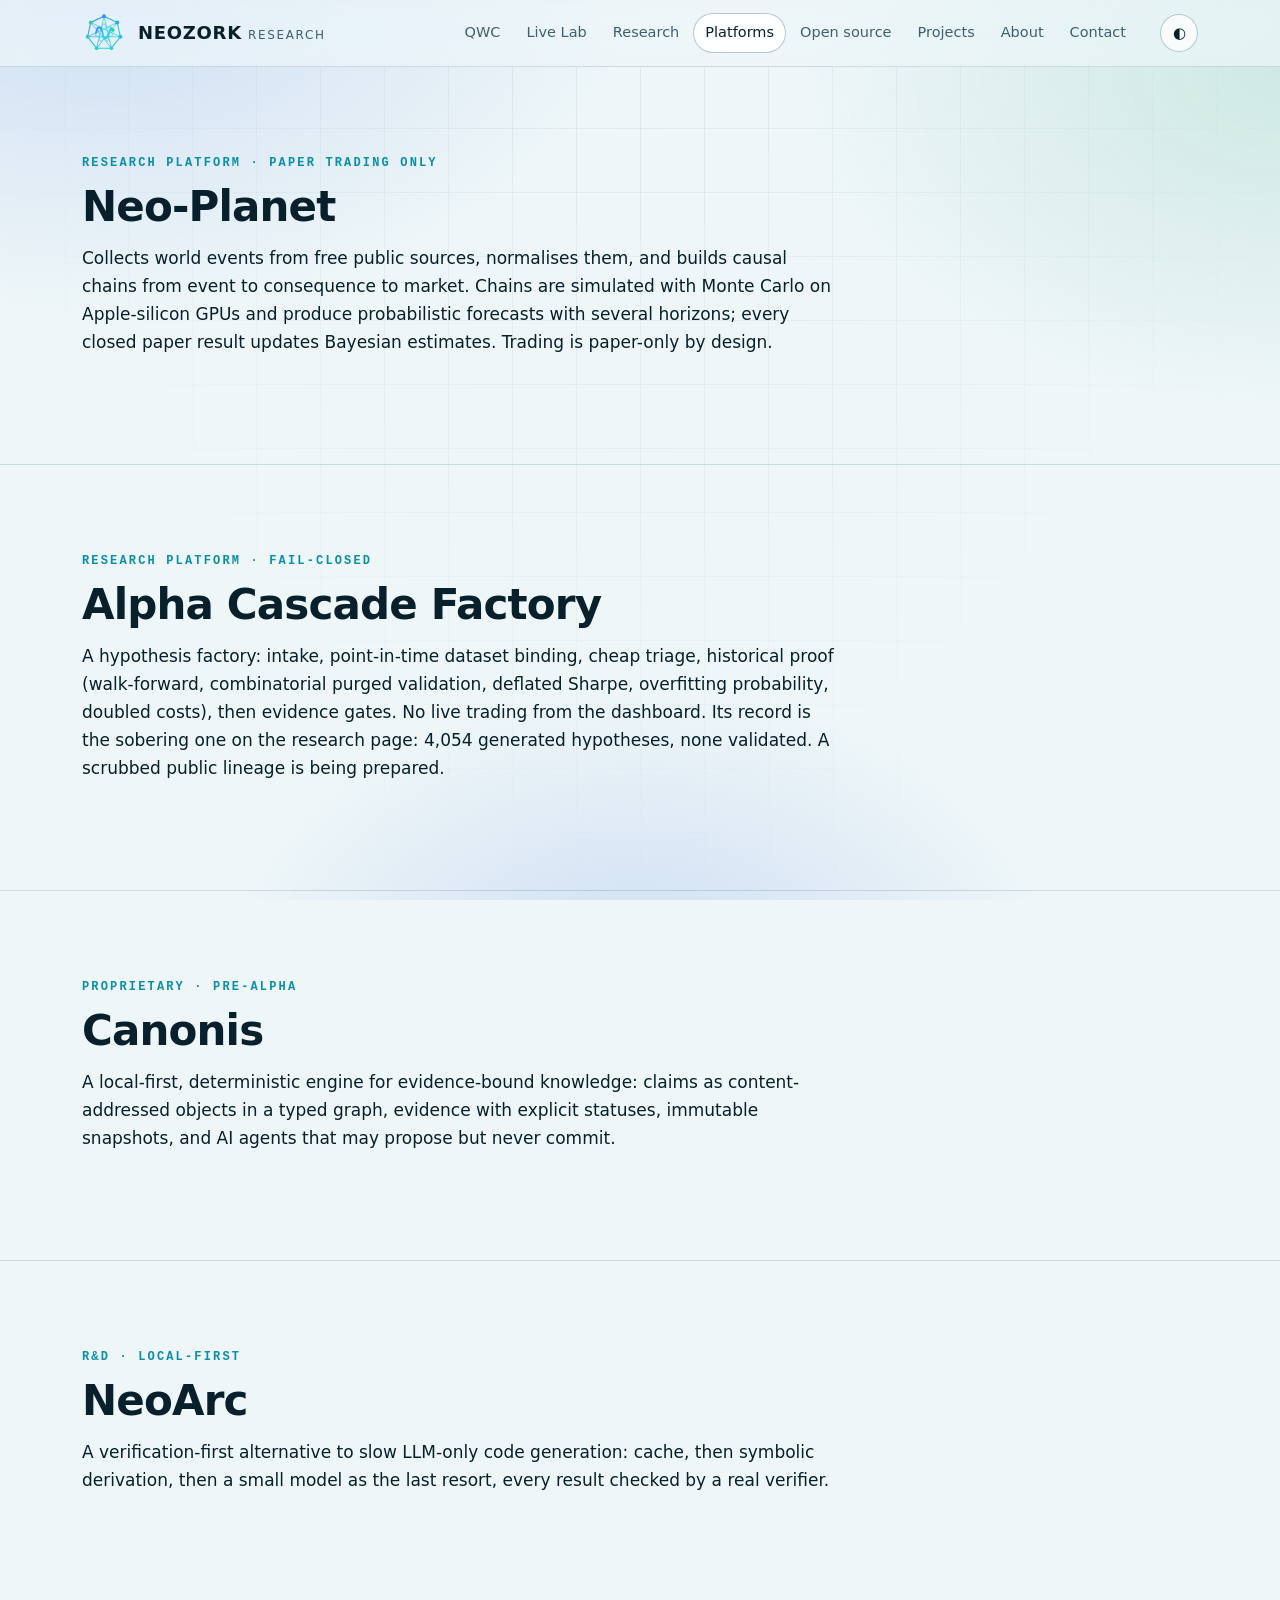
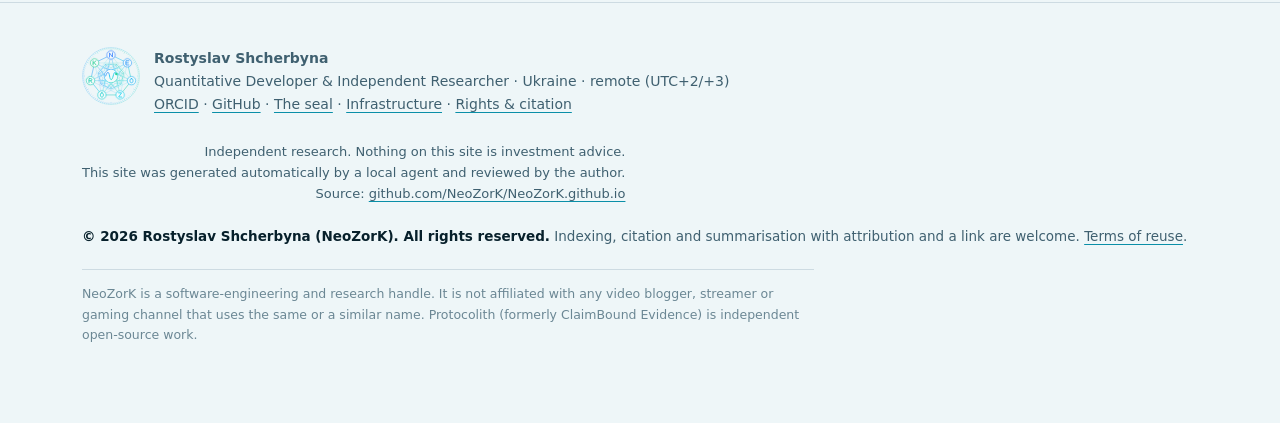
<file: platforms.html>
<!doctype html>
<html lang="en">
<head>
<meta charset="utf-8">
<meta name="viewport" content="width=device-width, initial-scale=1">
<title>Platforms · NeoZorK Research</title>
<meta name="description" content="Neo-Planet, Alpha Cascade Factory, Canonis and NeoArc: the research platforms behind the experiments.">
<meta name="author" content="Rostyslav Shcherbyna">
<meta name="copyright" content="© 2026 Rostyslav Shcherbyna (NeoZorK). All rights reserved.">
<meta name="rights" content="© 2026 Rostyslav Shcherbyna (NeoZorK). All rights reserved. Indexing, citation and summarisation with attribution and a link are welcome.">
<meta name="robots" content="index,follow,max-snippet:-1,max-image-preview:large">
<meta name="creator" content="Rostyslav Shcherbyna"><meta name="publisher" content="NeoZorK Research">
<meta name="DC.title" content="Platforms · NeoZorK Research"><meta name="DC.creator" content="Rostyslav Shcherbyna"><meta name="DC.rights" content="© 2026 Rostyslav Shcherbyna (NeoZorK). All rights reserved.">
<meta name="DC.language" content="en"><meta name="DC.publisher" content="NeoZorK Research"><meta name="DC.identifier" content="https://neozork.github.io/platforms.html">
<link rel="canonical" href="https://neozork.github.io/platforms.html">
<link rel="author" href="https://neozork.github.io/about.html"><link rel="me" href="https://orcid.org/0009-0000-3773-5789"><link rel="me" href="https://github.com/NeoZorK">
<link rel="alternate" type="text/plain" href="https://neozork.github.io/llms.txt" title="Summary for language-model agents">
<meta property="og:title" content="Platforms · NeoZorK Research"><meta property="og:description" content="Neo-Planet, Alpha Cascade Factory, Canonis and NeoArc: the research platforms behind the experiments."><meta property="og:type" content="website">
<meta property="og:url" content="https://neozork.github.io/platforms.html"><meta property="og:site_name" content="NeoZorK Research"><meta property="og:locale" content="en_US">
<meta name="twitter:card" content="summary_large_image"><meta name="twitter:title" content="Platforms · NeoZorK Research"><meta name="twitter:description" content="Neo-Planet, Alpha Cascade Factory, Canonis and NeoArc: the research platforms behind the experiments.">
<meta property="og:image" content="https://neozork.github.io/assets/og.png"><meta property="og:image:width" content="1200"><meta property="og:image:height" content="630"><meta name="twitter:image" content="https://neozork.github.io/assets/og.png">
<meta name="theme-color" content="#050d16">
<meta name="generator" content="NeoZorK local agent">
<link rel="icon" href="data:image/svg+xml,%3Csvg%20xmlns%3D%22http%3A//www.w3.org/2000/svg%22%20viewBox%3D%220%200%20120%20120%22%3E%3Cdefs%3E%3ClinearGradient%20id%3D%22nzg%22%20x1%3D%220%22%20y1%3D%220%22%20x2%3D%221%22%20y2%3D%221%22%3E%3Cstop%20offset%3D%220%22%20stop-color%3D%22%233b82ff%22/%3E%3Cstop%20offset%3D%22.55%22%20stop-color%3D%22%2322d3ee%22/%3E%3Cstop%20offset%3D%221%22%20stop-color%3D%22%2334d399%22/%3E%3C/linearGradient%3E%3ClinearGradient%20id%3D%22nzg2%22%20x1%3D%221%22%20y1%3D%220%22%20x2%3D%220%22%20y2%3D%221%22%3E%3Cstop%20offset%3D%220%22%20stop-color%3D%22%2334d399%22/%3E%3Cstop%20offset%3D%22.5%22%20stop-color%3D%22%2322d3ee%22/%3E%3Cstop%20offset%3D%221%22%20stop-color%3D%22%233b82ff%22/%3E%3C/linearGradient%3E%3C/defs%3E%3Crect%20width%3D%22120%22%20height%3D%22120%22%20rx%3D%2226%22%20fill%3D%22%23050d16%22/%3E%3Cpath%20d%3D%22M60.00%2014.00L95.96%2031.32L104.85%2070.24L79.96%20101.44L40.04%20101.44L15.15%2070.24L24.04%2031.32Z%22%20fill%3D%22none%22%20stroke%3D%22url%28%23nzg%29%22%20stroke-width%3D%223%22/%3E%3Cpath%20d%3D%22M60.00%2014.00L79.96%20101.44L24.04%2031.32L104.85%2070.24L15.15%2070.24L95.96%2031.32L40.04%20101.44Z%22%20fill%3D%22none%22%20stroke%3D%22url%28%23nzg2%29%22%20stroke-width%3D%222.2%22%20opacity%3D%22.9%22/%3E%3Cpath%20d%3D%22M80.00%2060.00L80.38%2060.25L80.75%2060.50L81.12%2060.77L81.47%2061.04L81.81%2061.32L82.13%2061.61L82.43%2061.90L82.71%2062.20L82.97%2062.51L83.20%2062.82L83.40%2063.13L83.57%2063.44L83.71%2063.76L83.82%2064.07L83.90%2064.38L83.94%2064.69L83.95%2064.99L83.92%2065.29L83.85%2065.57L83.76%2065.86L83.62%2066.13L83.46%2066.39L83.26%2066.64L83.03%2066.87L82.77%2067.10L82.48%2067.31L82.17%2067.50L81.83%2067.68L81.47%2067.85L81.09%2068.00L80.69%2068.14L80.28%2068.26L79.85%2068.36L79.42%2068.46L78.98%2068.54L78.53%2068.61L78.08%2068.67L77.64%2068.72L77.19%2068.76L76.76%2068.79L76.33%2068.82L75.91%2068.85L75.50%2068.87L75.11%2068.89L74.74%2068.91L74.39%2068.94L74.05%2068.97L73.74%2069.00L73.45%2069.04L73.18%2069.10L72.94%2069.16L72.72%2069.24L72.52%2069.33L72.35%2069.44L72.21%2069.56L72.09%2069.71L71.99%2069.87L71.91%2070.05L71.86%2070.25L71.82%2070.47L71.80%2070.72L71.81%2070.98L71.82%2071.26L71.85%2071.57L71.89%2071.89L71.94%2072.24L72.00%2072.60L72.07%2072.97L72.13%2073.37L72.20%2073.78L72.27%2074.20L72.34%2074.63L72.40%2075.06L72.46%2075.51L72.50%2075.96L72.54%2076.41L72.56%2076.86L72.57%2077.31L72.57%2077.75L72.55%2078.18L72.51%2078.60L72.46%2079.01L72.38%2079.41L72.29%2079.79L72.18%2080.15L72.05%2080.48L71.90%2080.80L71.72%2081.08L71.53%2081.35L71.32%2081.58L71.10%2081.78L70.85%2081.95L70.59%2082.09L70.32%2082.20L70.02%2082.27L69.72%2082.32L69.41%2082.33L69.08%2082.30L68.75%2082.25L68.41%2082.16L68.06%2082.05L67.71%2081.90L67.35%2081.73L67.00%2081.54L66.64%2081.32L66.29%2081.08L65.94%2080.82L65.59%2080.54L65.25%2080.25L64.92%2079.95L64.59%2079.63L64.27%2079.32L63.96%2079.00L63.66%2078.67L63.36%2078.36L63.08%2078.04L62.81%2077.74L62.55%2077.44L62.29%2077.16L62.05%2076.89L61.82%2076.64L61.59%2076.41L61.37%2076.21L61.16%2076.02L60.96%2075.87L60.76%2075.74L60.57%2075.63L60.38%2075.56L60.19%2075.51L60.00%2075.50L59.81%2075.51L59.62%2075.56L59.43%2075.63L59.24%2075.74L59.04%2075.87L58.84%2076.02L58.63%2076.21L58.41%2076.41L58.18%2076.64L57.95%2076.89L57.71%2077.16L57.45%2077.44L57.19%2077.74L56.92%2078.04L56.64%2078.36L56.34%2078.67L56.04%2079.00L55.73%2079.32L55.41%2079.63L55.08%2079.95L54.75%2080.25L54.41%2080.54L54.06%2080.82L53.71%2081.08L53.36%2081.32L53.00%2081.54L52.65%2081.73L52.29%2081.90L51.94%2082.05L51.59%2082.16L51.25%2082.25L50.92%2082.30L50.59%2082.33L50.28%2082.32L49.98%2082.27L49.68%2082.20L49.41%2082.09L49.15%2081.95L48.90%2081.78L48.68%2081.58L48.47%2081.35L48.28%2081.08L48.10%2080.80L47.95%2080.48L47.82%2080.15L47.71%2079.79L47.62%2079.41L47.54%2079.01L47.49%2078.60L47.45%2078.18L47.43%2077.75L47.43%2077.31L47.44%2076.86L47.46%2076.41L47.50%2075.96L47.54%2075.51L47.60%2075.06L47.66%2074.63L47.73%2074.20L47.80%2073.78L47.87%2073.37L47.93%2072.97L48.00%2072.60L48.06%2072.24L48.11%2071.89L48.15%2071.57L48.18%2071.26L48.19%2070.98L48.20%2070.72L48.18%2070.47L48.14%2070.25L48.09%2070.05L48.01%2069.87L47.91%2069.71L47.79%2069.56L47.65%2069.44L47.48%2069.33L47.28%2069.24L47.06%2069.16L46.82%2069.10L46.55%2069.04L46.26%2069.00L45.95%2068.97L45.61%2068.94L45.26%2068.91L44.89%2068.89L44.50%2068.87L44.09%2068.85L43.67%2068.82L43.24%2068.79L42.81%2068.76L42.36%2068.72L41.92%2068.67L41.47%2068.61L41.02%2068.54L40.58%2068.46L40.15%2068.36L39.72%2068.26L39.31%2068.14L38.91%2068.00L38.53%2067.85L38.17%2067.68L37.83%2067.50L37.52%2067.31L37.23%2067.10L36.97%2066.87L36.74%2066.64L36.54%2066.39L36.38%2066.13L36.24%2065.86L36.15%2065.57L36.08%2065.29L36.05%2064.99L36.06%2064.69L36.10%2064.38L36.18%2064.07L36.29%2063.76L36.43%2063.44L36.60%2063.13L36.80%2062.82L37.03%2062.51L37.29%2062.20L37.57%2061.90L37.87%2061.61L38.19%2061.32L38.53%2061.04L38.88%2060.77L39.25%2060.50L39.62%2060.25L40.00%2060.00L40.38%2059.76L40.76%2059.54L41.14%2059.32L41.52%2059.11L41.88%2058.90L42.23%2058.71L42.57%2058.52L42.90%2058.34L43.20%2058.17L43.49%2058.00L43.75%2057.83L43.99%2057.66L44.21%2057.50L44.39%2057.33L44.55%2057.17L44.68%2057.00L44.79%2056.83L44.86%2056.65L44.90%2056.47L44.92%2056.28L44.90%2056.09L44.86%2055.88L44.79%2055.66L44.70%2055.43L44.58%2055.20L44.44%2054.94L44.28%2054.68L44.10%2054.41L43.90%2054.12L43.69%2053.81L43.47%2053.50L43.23%2053.17L42.99%2052.83L42.75%2052.48L42.50%2052.12L42.26%2051.75L42.01%2051.38L41.78%2050.99L41.55%2050.60L41.34%2050.21L41.14%2049.81L40.95%2049.41L40.78%2049.01L40.63%2048.61L40.51%2048.22L40.41%2047.83L40.33%2047.45L40.28%2047.08L40.26%2046.72L40.26%2046.38L40.29%2046.04L40.36%2045.73L40.45%2045.43L40.57%2045.15L40.72%2044.90L40.90%2044.66L41.11%2044.45L41.34%2044.26L41.60%2044.09L41.88%2043.95L42.19%2043.83L42.51%2043.74L42.86%2043.67L43.23%2043.63L43.61%2043.61L44.00%2043.61L44.41%2043.64L44.83%2043.68L45.25%2043.75L45.68%2043.84L46.11%2043.94L46.55%2044.05L46.98%2044.18L47.41%2044.32L47.83%2044.47L48.25%2044.63L48.66%2044.78L49.06%2044.94L49.45%2045.10L49.83%2045.26L50.19%2045.41L50.54%2045.56L50.87%2045.69L51.19%2045.81L51.49%2045.92L51.77%2046.01L52.04%2046.08L52.29%2046.13L52.52%2046.15L52.74%2046.16L52.94%2046.14L53.13%2046.09L53.30%2046.02L53.46%2045.92L53.61%2045.80L53.75%2045.64L53.88%2045.46L54.00%2045.26L54.11%2045.02L54.22%2044.76L54.33%2044.48L54.43%2044.17L54.53%2043.84L54.64%2043.49L54.74%2043.13L54.85%2042.75L54.96%2042.35L55.08%2041.94L55.21%2041.53L55.34%2041.11L55.49%2040.68L55.64%2040.26L55.80%2039.84L55.97%2039.42L56.15%2039.01L56.35%2038.61L56.55%2038.23L56.77%2037.86L56.99%2037.51L57.23%2037.18L57.48%2036.88L57.73%2036.60L57.99%2036.35L58.27%2036.13L58.54%2035.94L58.83%2035.78L59.12%2035.66L59.41%2035.57L59.70%2035.52L60.00%2035.50L60.30%2035.52L60.59%2035.57L60.88%2035.66L61.17%2035.78L61.46%2035.94L61.73%2036.13L62.01%2036.35L62.27%2036.60L62.52%2036.88L62.77%2037.18L63.01%2037.51L63.23%2037.86L63.45%2038.23L63.65%2038.61L63.85%2039.01L64.03%2039.42L64.20%2039.84L64.36%2040.26L64.51%2040.68L64.66%2041.11L64.79%2041.53L64.92%2041.94L65.04%2042.35L65.15%2042.75L65.26%2043.13L65.36%2043.49L65.47%2043.84L65.57%2044.17L65.67%2044.48L65.78%2044.76L65.89%2045.02L66.00%2045.26L66.12%2045.46L66.25%2045.64L66.39%2045.80L66.54%2045.92L66.70%2046.02L66.87%2046.09L67.06%2046.14L67.26%2046.16L67.48%2046.15L67.71%2046.13L67.96%2046.08L68.23%2046.01L68.51%2045.92L68.81%2045.81L69.13%2045.69L69.46%2045.56L69.81%2045.41L70.17%2045.26L70.55%2045.10L70.94%2044.94L71.34%2044.78L71.75%2044.63L72.17%2044.47L72.59%2044.32L73.02%2044.18L73.45%2044.05L73.89%2043.94L74.32%2043.84L74.75%2043.75L75.17%2043.68L75.59%2043.64L76.00%2043.61L76.39%2043.61L76.77%2043.63L77.14%2043.67L77.49%2043.74L77.81%2043.83L78.12%2043.95L78.40%2044.09L78.66%2044.26L78.89%2044.45L79.10%2044.66L79.28%2044.90L79.43%2045.15L79.55%2045.43L79.64%2045.73L79.71%2046.04L79.74%2046.38L79.74%2046.72L79.72%2047.08L79.67%2047.45L79.59%2047.83L79.49%2048.22L79.37%2048.61L79.22%2049.01L79.05%2049.41L78.86%2049.81L78.66%2050.21L78.45%2050.60L78.22%2050.99L77.99%2051.38L77.74%2051.75L77.50%2052.12L77.25%2052.48L77.01%2052.83L76.77%2053.17L76.53%2053.50L76.31%2053.81L76.10%2054.12L75.90%2054.41L75.72%2054.68L75.56%2054.94L75.42%2055.20L75.30%2055.43L75.21%2055.66L75.14%2055.88L75.10%2056.09L75.08%2056.28L75.10%2056.47L75.14%2056.65L75.21%2056.83L75.32%2057.00L75.45%2057.17L75.61%2057.33L75.79%2057.50L76.01%2057.66L76.25%2057.83L76.51%2058.00L76.80%2058.17L77.10%2058.34L77.43%2058.52L77.77%2058.71L78.12%2058.90L78.48%2059.11L78.86%2059.32L79.24%2059.54L79.62%2059.76L80.00%2060.00Z%22%20fill%3D%22none%22%20stroke%3D%22url%28%23nzg%29%22%20stroke-width%3D%222%22/%3E%3Cpath%20d%3D%22M38%2060C43%2040%2052%2040%2056%2060S68%2080%2074%2060%2080%2046%2084%2052%22%20fill%3D%22none%22%20stroke%3D%22url%28%23nzg%29%22%20stroke-width%3D%225%22%20stroke-linecap%3D%22round%22/%3E%3Ccircle%20cx%3D%2284%22%20cy%3D%2252%22%20r%3D%225%22%20fill%3D%22%2334d399%22/%3E%3Ccircle%20cx%3D%2260.00%22%20cy%3D%2214.00%22%20r%3D%225.2%22%20fill%3D%22%233b82ff%22/%3E%3Ccircle%20cx%3D%2295.96%22%20cy%3D%2231.32%22%20r%3D%225.2%22%20fill%3D%22%23339df9%22/%3E%3Ccircle%20cx%3D%22104.85%22%20cy%3D%2270.24%22%20r%3D%225.2%22%20fill%3D%22%232ab8f4%22/%3E%3Ccircle%20cx%3D%2279.96%22%20cy%3D%22101.44%22%20r%3D%225.2%22%20fill%3D%22%2322d3ee%22/%3E%3Ccircle%20cx%3D%2240.04%22%20cy%3D%22101.44%22%20r%3D%225.2%22%20fill%3D%22%2328d3d2%22/%3E%3Ccircle%20cx%3D%2215.15%22%20cy%3D%2270.24%22%20r%3D%225.2%22%20fill%3D%22%232ed3b5%22/%3E%3Ccircle%20cx%3D%2224.04%22%20cy%3D%2231.32%22%20r%3D%225.2%22%20fill%3D%22%2334d399%22/%3E%3C/svg%3E">
<link rel="stylesheet" href="assets/style.css">
<script type="application/ld+json">{"@context": "https://schema.org", "@graph": [{"@type": "Person", "@id": "https://neozork.github.io/#person", "name": "Rostyslav Shcherbyna", "alternateName": ["NeoZorK"], "url": "https://neozork.github.io/", "jobTitle": "Quantitative Developer & Independent Researcher", "sameAs": ["https://github.com/NeoZorK", "https://orcid.org/0009-0000-3773-5789", "https://doi.org/10.5281/zenodo.23479894", "https://www.linkedin.com/in/rostyslav-sh-", "https://explore.openaire.eu/search/result?id=od______2659%3A%3Ad7c40fba4087e0752ef89d2d1fd250f1"], "knowsAbout": ["Time-series science", "Econophysics", "Superstatistics", "Quantum-inspired modelling", "Evidence & reproducibility", "AI architecture"], "identifier": {"@type": "PropertyValue", "propertyID": "ORCID", "value": "0009-0000-3773-5789"}, "worksFor": {"@id": "https://neozork.github.io/#org"}, "image": "https://neozork.github.io/assets/portrait.jpg"}, {"@type": "Organization", "@id": "https://neozork.github.io/#org", "name": "NeoZorK Research", "url": "https://neozork.github.io/", "founder": {"@id": "https://neozork.github.io/#person"}, "logo": "https://neozork.github.io/assets/seal.svg"}, {"@type": "WebSite", "@id": "https://neozork.github.io/#site", "url": "https://neozork.github.io/", "name": "NeoZorK Research", "inLanguage": "en", "publisher": {"@id": "https://neozork.github.io/#org"}, "copyrightHolder": {"@id": "https://neozork.github.io/#person"}}, {"@type": "WebPage", "@id": "https://neozork.github.io/platforms.html#page", "url": "https://neozork.github.io/platforms.html", "name": "Platforms · NeoZorK Research", "description": "Neo-Planet, Alpha Cascade Factory, Canonis and NeoArc: the research platforms behind the experiments.", "inLanguage": "en", "isPartOf": {"@id": "https://neozork.github.io/#site"}, "author": {"@id": "https://neozork.github.io/#person"}, "creator": {"@id": "https://neozork.github.io/#person"}, "copyrightHolder": {"@id": "https://neozork.github.io/#person"}, "copyrightYear": 2026, "copyrightNotice": "© 2026 Rostyslav Shcherbyna (NeoZorK). All rights reserved.", "dateModified": "2026-10-19", "isAccessibleForFree": true}]}</script>
</head>
<body>
<svg width="0" height="0" style="position:absolute" aria-hidden="true"><defs><linearGradient id="nzg" x1="0" y1="0" x2="1" y2="1"><stop offset="0" stop-color="#3b82ff"/><stop offset=".55" stop-color="#22d3ee"/><stop offset="1" stop-color="#34d399"/></linearGradient><linearGradient id="nzg2" x1="1" y1="0" x2="0" y2="1"><stop offset="0" stop-color="#34d399"/><stop offset=".5" stop-color="#22d3ee"/><stop offset="1" stop-color="#3b82ff"/></linearGradient><symbol id="nz-mark" viewBox="0 0 120 120"><circle cx="60" cy="60" r="59" fill="none" stroke="url(#nzg)" stroke-width=".5" opacity=".7"/><path d="M60.00 5.40L60.00 1.80M64.20 3.96L64.35 1.96M68.38 4.43L68.67 2.45M72.51 5.21L72.95 3.26M76.57 6.30L77.15 4.39M80.53 7.68L81.26 5.82M84.38 9.37L85.25 7.56M87.30 12.72L89.10 9.60M91.66 13.57L92.79 11.91M95.04 16.06L96.29 14.50M98.23 18.80L99.59 17.34M101.20 21.77L102.66 20.41M103.94 24.96L105.50 23.71M106.43 28.34L108.09 27.21M107.28 32.70L110.40 30.90M110.63 35.62L112.44 34.75M112.32 39.47L114.18 38.74M113.70 43.43L115.61 42.85M114.79 47.49L116.74 47.05M115.57 51.62L117.55 51.33M116.04 55.80L118.04 55.65M114.60 60.00L118.20 60.00M116.04 64.20L118.04 64.35M115.57 68.38L117.55 68.67M114.79 72.51L116.74 72.95M113.70 76.57L115.61 77.15M112.32 80.53L114.18 81.26M110.63 84.38L112.44 85.25M107.28 87.30L110.40 89.10M106.43 91.66L108.09 92.79M103.94 95.04L105.50 96.29M101.20 98.23L102.66 99.59M98.23 101.20L99.59 102.66M95.04 103.94L96.29 105.50M91.66 106.43L92.79 108.09M87.30 107.28L89.10 110.40M84.38 110.63L85.25 112.44M80.53 112.32L81.26 114.18M76.57 113.70L77.15 115.61M72.51 114.79L72.95 116.74M68.38 115.57L68.67 117.55M64.20 116.04L64.35 118.04M60.00 114.60L60.00 118.20M55.80 116.04L55.65 118.04M51.62 115.57L51.33 117.55M47.49 114.79L47.05 116.74M43.43 113.70L42.85 115.61M39.47 112.32L38.74 114.18M35.62 110.63L34.75 112.44M32.70 107.28L30.90 110.40M28.34 106.43L27.21 108.09M24.96 103.94L23.71 105.50M21.77 101.20L20.41 102.66M18.80 98.23L17.34 99.59M16.06 95.04L14.50 96.29M13.57 91.66L11.91 92.79M12.72 87.30L9.60 89.10M9.37 84.38L7.56 85.25M7.68 80.53L5.82 81.26M6.30 76.57L4.39 77.15M5.21 72.51L3.26 72.95M4.43 68.38L2.45 68.67M3.96 64.20L1.96 64.35M5.40 60.00L1.80 60.00M3.96 55.80L1.96 55.65M4.43 51.62L2.45 51.33M5.21 47.49L3.26 47.05M6.30 43.43L4.39 42.85M7.68 39.47L5.82 38.74M9.37 35.62L7.56 34.75M12.72 32.70L9.60 30.90M13.57 28.34L11.91 27.21M16.06 24.96L14.50 23.71M18.80 21.77L17.34 20.41M21.77 18.80L20.41 17.34M24.96 16.06L23.71 14.50M28.34 13.57L27.21 11.91M32.70 12.72L30.90 9.60M35.62 9.37L34.75 7.56M39.47 7.68L38.74 5.82M43.43 6.30L42.85 4.39M47.49 5.21L47.05 3.26M51.62 4.43L51.33 2.45M55.80 3.96L55.65 1.96" fill="none" stroke="url(#nzg2)" stroke-width=".55" stroke-linecap="round"/><path d="M60.00 16.50L78.87 99.19L25.99 32.88L102.41 69.68L17.59 69.68L94.01 32.88L41.13 99.19Z" fill="none" stroke="url(#nzg)" stroke-width=".8" opacity=".85"/><path d="M60.00 16.50L102.41 69.68L41.13 99.19L25.99 32.88L94.01 32.88L78.87 99.19L17.59 69.68Z" fill="none" stroke="url(#nzg2)" stroke-width=".55" opacity=".55"/><path d="M60.00 16.50L94.01 32.88L102.41 69.68L78.87 99.19L41.13 99.19L17.59 69.68L25.99 32.88Z" fill="none" stroke="url(#nzg)" stroke-width="1.1"/><path d="M71.71 35.67L86.32 53.99L81.11 76.83L60.00 87.00L38.89 76.83L33.68 53.99L48.29 35.67Z" fill="none" stroke="url(#nzg2)" stroke-width=".9"/><path d="M71.71 35.67L60.00 87.00L48.29 35.67L81.11 76.83L33.68 53.99L86.32 53.99L38.89 76.83Z" fill="none" stroke="url(#nzg)" stroke-width=".6" opacity=".8"/><path d="M80.50 60.00L80.77 60.25L81.03 60.51L81.29 60.77L81.54 61.04L81.77 61.32L82.00 61.60L82.21 61.88L82.40 62.17L82.57 62.46L82.73 62.76L82.86 63.06L82.97 63.35L83.06 63.65L83.13 63.95L83.17 64.25L83.18 64.54L83.17 64.83L83.14 65.11L83.08 65.39L82.99 65.67L82.88 65.93L82.74 66.19L82.58 66.44L82.39 66.68L82.19 66.91L81.96 67.13L81.71 67.35L81.45 67.55L81.16 67.74L80.87 67.91L80.56 68.08L80.24 68.24L79.90 68.39L79.56 68.52L79.22 68.65L78.87 68.77L78.52 68.88L78.17 68.98L77.82 69.08L77.47 69.17L77.13 69.26L76.80 69.34L76.47 69.42L76.16 69.50L75.85 69.58L75.56 69.67L75.28 69.75L75.02 69.84L74.77 69.94L74.54 70.04L74.32 70.14L74.12 70.26L73.94 70.39L73.77 70.52L73.62 70.67L73.49 70.83L73.37 71.01L73.27 71.19L73.18 71.40L73.10 71.61L73.04 71.84L72.99 72.08L72.95 72.34L72.92 72.61L72.90 72.90L72.88 73.19L72.87 73.50L72.86 73.82L72.85 74.15L72.84 74.50L72.83 74.84L72.82 75.20L72.81 75.56L72.79 75.92L72.76 76.29L72.73 76.66L72.68 77.02L72.63 77.38L72.57 77.74L72.49 78.10L72.40 78.44L72.30 78.77L72.18 79.10L72.05 79.40L71.91 79.70L71.75 79.98L71.58 80.24L71.39 80.48L71.19 80.70L70.97 80.90L70.74 81.08L70.50 81.24L70.25 81.37L69.98 81.48L69.71 81.56L69.42 81.62L69.13 81.66L68.82 81.67L68.52 81.66L68.20 81.63L67.89 81.57L67.56 81.50L67.24 81.40L66.92 81.29L66.59 81.15L66.27 81.00L65.95 80.84L65.63 80.66L65.31 80.48L65.00 80.28L64.69 80.08L64.39 79.87L64.09 79.65L63.81 79.44L63.52 79.23L63.25 79.02L62.98 78.81L62.72 78.61L62.46 78.42L62.22 78.24L61.97 78.08L61.74 77.92L61.51 77.78L61.28 77.66L61.06 77.55L60.84 77.46L60.63 77.39L60.42 77.34L60.21 77.31L60.00 77.30L59.79 77.31L59.58 77.34L59.37 77.39L59.16 77.46L58.94 77.55L58.72 77.66L58.49 77.78L58.26 77.92L58.03 78.08L57.78 78.24L57.54 78.42L57.28 78.61L57.02 78.81L56.75 79.02L56.48 79.23L56.19 79.44L55.91 79.65L55.61 79.87L55.31 80.08L55.00 80.28L54.69 80.48L54.37 80.66L54.05 80.84L53.73 81.00L53.41 81.15L53.08 81.29L52.76 81.40L52.44 81.50L52.11 81.57L51.80 81.63L51.48 81.66L51.18 81.67L50.87 81.66L50.58 81.62L50.29 81.56L50.02 81.48L49.75 81.37L49.50 81.24L49.26 81.08L49.03 80.90L48.81 80.70L48.61 80.48L48.42 80.24L48.25 79.98L48.09 79.70L47.95 79.40L47.82 79.10L47.70 78.77L47.60 78.44L47.51 78.10L47.43 77.74L47.37 77.38L47.32 77.02L47.27 76.66L47.24 76.29L47.21 75.92L47.19 75.56L47.18 75.20L47.17 74.84L47.16 74.50L47.15 74.15L47.14 73.82L47.13 73.50L47.12 73.19L47.10 72.90L47.08 72.61L47.05 72.34L47.01 72.08L46.96 71.84L46.90 71.61L46.82 71.40L46.73 71.19L46.63 71.01L46.51 70.83L46.38 70.67L46.23 70.52L46.06 70.39L45.88 70.26L45.68 70.14L45.46 70.04L45.23 69.94L44.98 69.84L44.72 69.75L44.44 69.67L44.15 69.58L43.84 69.50L43.53 69.42L43.20 69.34L42.87 69.26L42.53 69.17L42.18 69.08L41.83 68.98L41.48 68.88L41.13 68.77L40.78 68.65L40.44 68.52L40.10 68.39L39.76 68.24L39.44 68.08L39.13 67.91L38.84 67.74L38.55 67.55L38.29 67.35L38.04 67.13L37.81 66.91L37.61 66.68L37.42 66.44L37.26 66.19L37.12 65.93L37.01 65.67L36.92 65.39L36.86 65.11L36.83 64.83L36.82 64.54L36.83 64.25L36.87 63.95L36.94 63.65L37.03 63.35L37.14 63.06L37.27 62.76L37.43 62.46L37.60 62.17L37.79 61.88L38.00 61.60L38.23 61.32L38.46 61.04L38.71 60.77L38.97 60.51L39.23 60.25L39.50 60.00L39.77 59.76L40.04 59.52L40.32 59.29L40.58 59.06L40.85 58.84L41.10 58.63L41.35 58.42L41.59 58.21L41.82 58.01L42.03 57.82L42.22 57.62L42.40 57.43L42.57 57.24L42.71 57.05L42.84 56.86L42.95 56.66L43.04 56.47L43.10 56.27L43.15 56.06L43.18 55.85L43.19 55.64L43.18 55.42L43.15 55.19L43.10 54.96L43.04 54.72L42.97 54.47L42.87 54.21L42.77 53.94L42.66 53.66L42.53 53.38L42.40 53.08L42.26 52.78L42.12 52.47L41.98 52.15L41.83 51.82L41.69 51.49L41.55 51.15L41.42 50.81L41.29 50.47L41.17 50.12L41.06 49.77L40.97 49.42L40.88 49.07L40.82 48.72L40.77 48.37L40.73 48.03L40.72 47.70L40.73 47.37L40.75 47.05L40.80 46.75L40.86 46.45L40.95 46.16L41.06 45.89L41.20 45.63L41.35 45.39L41.52 45.16L41.72 44.95L41.93 44.76L42.16 44.58L42.42 44.42L42.68 44.28L42.97 44.16L43.27 44.06L43.58 43.97L43.90 43.90L44.24 43.85L44.58 43.82L44.93 43.80L45.29 43.80L45.65 43.81L46.02 43.83L46.38 43.86L46.75 43.90L47.11 43.96L47.48 44.01L47.83 44.08L48.19 44.15L48.53 44.22L48.87 44.28L49.20 44.35L49.52 44.42L49.83 44.48L50.13 44.53L50.42 44.58L50.70 44.61L50.96 44.64L51.22 44.65L51.46 44.65L51.70 44.63L51.92 44.60L52.13 44.55L52.33 44.48L52.52 44.40L52.70 44.30L52.88 44.18L53.05 44.04L53.21 43.88L53.36 43.70L53.52 43.51L53.66 43.29L53.81 43.07L53.96 42.82L54.10 42.56L54.25 42.29L54.39 42.01L54.54 41.71L54.70 41.41L54.85 41.10L55.02 40.79L55.19 40.47L55.36 40.15L55.54 39.83L55.73 39.52L55.93 39.20L56.13 38.90L56.35 38.60L56.57 38.32L56.79 38.04L57.03 37.79L57.27 37.54L57.52 37.32L57.78 37.11L58.04 36.93L58.31 36.76L58.59 36.62L58.86 36.51L59.14 36.42L59.43 36.35L59.71 36.31L60.00 36.30L60.29 36.31L60.57 36.35L60.86 36.42L61.14 36.51L61.41 36.62L61.69 36.76L61.96 36.93L62.22 37.11L62.48 37.32L62.73 37.54L62.97 37.79L63.21 38.04L63.43 38.32L63.65 38.60L63.87 38.90L64.07 39.20L64.27 39.52L64.46 39.83L64.64 40.15L64.81 40.47L64.98 40.79L65.15 41.10L65.30 41.41L65.46 41.71L65.61 42.01L65.75 42.29L65.90 42.56L66.04 42.82L66.19 43.07L66.34 43.29L66.48 43.51L66.64 43.70L66.79 43.88L66.95 44.04L67.12 44.18L67.30 44.30L67.48 44.40L67.67 44.48L67.87 44.55L68.08 44.60L68.30 44.63L68.54 44.65L68.78 44.65L69.04 44.64L69.30 44.61L69.58 44.58L69.87 44.53L70.17 44.48L70.48 44.42L70.80 44.35L71.13 44.28L71.47 44.22L71.81 44.15L72.17 44.08L72.52 44.01L72.89 43.96L73.25 43.90L73.62 43.86L73.98 43.83L74.35 43.81L74.71 43.80L75.07 43.80L75.42 43.82L75.76 43.85L76.10 43.90L76.42 43.97L76.73 44.06L77.03 44.16L77.32 44.28L77.58 44.42L77.84 44.58L78.07 44.76L78.28 44.95L78.48 45.16L78.65 45.39L78.80 45.63L78.94 45.89L79.05 46.16L79.14 46.45L79.20 46.75L79.25 47.05L79.27 47.37L79.28 47.70L79.27 48.03L79.23 48.37L79.18 48.72L79.12 49.07L79.03 49.42L78.94 49.77L78.83 50.12L78.71 50.47L78.58 50.81L78.45 51.15L78.31 51.49L78.17 51.82L78.02 52.15L77.88 52.47L77.74 52.78L77.60 53.08L77.47 53.38L77.34 53.66L77.23 53.94L77.13 54.21L77.03 54.47L76.96 54.72L76.90 54.96L76.85 55.19L76.82 55.42L76.81 55.64L76.82 55.85L76.85 56.06L76.90 56.27L76.96 56.47L77.05 56.66L77.16 56.86L77.29 57.05L77.43 57.24L77.60 57.43L77.78 57.62L77.97 57.82L78.18 58.01L78.41 58.21L78.65 58.42L78.90 58.63L79.15 58.84L79.42 59.06L79.68 59.29L79.96 59.52L80.23 59.76L80.50 60.00Z" fill="none" stroke="url(#nzg)" stroke-width=".55"/><path d="M80.50 60.00L80.23 60.24L79.96 60.48L79.68 60.71L79.42 60.94L79.15 61.16L78.90 61.37L78.65 61.58L78.41 61.79L78.18 61.99L77.97 62.18L77.78 62.38L77.60 62.57L77.43 62.76L77.29 62.95L77.16 63.14L77.05 63.34L76.96 63.53L76.90 63.73L76.85 63.94L76.82 64.15L76.81 64.36L76.82 64.58L76.85 64.81L76.90 65.04L76.96 65.28L77.03 65.53L77.13 65.79L77.23 66.06L77.34 66.34L77.47 66.62L77.60 66.92L77.74 67.22L77.88 67.53L78.02 67.85L78.17 68.18L78.31 68.51L78.45 68.85L78.58 69.19L78.71 69.53L78.83 69.88L78.94 70.23L79.03 70.58L79.12 70.93L79.18 71.28L79.23 71.63L79.27 71.97L79.28 72.30L79.27 72.63L79.25 72.95L79.20 73.25L79.14 73.55L79.05 73.84L78.94 74.11L78.80 74.37L78.65 74.61L78.48 74.84L78.28 75.05L78.07 75.24L77.84 75.42L77.58 75.58L77.32 75.72L77.03 75.84L76.73 75.94L76.42 76.03L76.10 76.10L75.76 76.15L75.42 76.18L75.07 76.20L74.71 76.20L74.35 76.19L73.98 76.17L73.62 76.14L73.25 76.10L72.89 76.04L72.52 75.99L72.17 75.92L71.81 75.85L71.47 75.78L71.13 75.72L70.80 75.65L70.48 75.58L70.17 75.52L69.87 75.47L69.58 75.42L69.30 75.39L69.04 75.36L68.78 75.35L68.54 75.35L68.30 75.37L68.08 75.40L67.87 75.45L67.67 75.52L67.48 75.60L67.30 75.70L67.12 75.82L66.95 75.96L66.79 76.12L66.64 76.30L66.48 76.49L66.34 76.71L66.19 76.93L66.04 77.18L65.90 77.44L65.75 77.71L65.61 77.99L65.46 78.29L65.30 78.59L65.15 78.90L64.98 79.21L64.81 79.53L64.64 79.85L64.46 80.17L64.27 80.48L64.07 80.80L63.87 81.10L63.65 81.40L63.43 81.68L63.21 81.96L62.97 82.21L62.73 82.46L62.48 82.68L62.22 82.89L61.96 83.07L61.69 83.24L61.41 83.38L61.14 83.49L60.86 83.58L60.57 83.65L60.29 83.69L60.00 83.70L59.71 83.69L59.43 83.65L59.14 83.58L58.86 83.49L58.59 83.38L58.31 83.24L58.04 83.07L57.78 82.89L57.52 82.68L57.27 82.46L57.03 82.21L56.79 81.96L56.57 81.68L56.35 81.40L56.13 81.10L55.93 80.80L55.73 80.48L55.54 80.17L55.36 79.85L55.19 79.53L55.02 79.21L54.85 78.90L54.70 78.59L54.54 78.29L54.39 77.99L54.25 77.71L54.10 77.44L53.96 77.18L53.81 76.93L53.66 76.71L53.52 76.49L53.36 76.30L53.21 76.12L53.05 75.96L52.88 75.82L52.70 75.70L52.52 75.60L52.33 75.52L52.13 75.45L51.92 75.40L51.70 75.37L51.46 75.35L51.22 75.35L50.96 75.36L50.70 75.39L50.42 75.42L50.13 75.47L49.83 75.52L49.52 75.58L49.20 75.65L48.87 75.72L48.53 75.78L48.19 75.85L47.83 75.92L47.48 75.99L47.11 76.04L46.75 76.10L46.38 76.14L46.02 76.17L45.65 76.19L45.29 76.20L44.93 76.20L44.58 76.18L44.24 76.15L43.90 76.10L43.58 76.03L43.27 75.94L42.97 75.84L42.68 75.72L42.42 75.58L42.16 75.42L41.93 75.24L41.72 75.05L41.52 74.84L41.35 74.61L41.20 74.37L41.06 74.11L40.95 73.84L40.86 73.55L40.80 73.25L40.75 72.95L40.73 72.63L40.72 72.30L40.73 71.97L40.77 71.63L40.82 71.28L40.88 70.93L40.97 70.58L41.06 70.23L41.17 69.88L41.29 69.53L41.42 69.19L41.55 68.85L41.69 68.51L41.83 68.18L41.98 67.85L42.12 67.53L42.26 67.22L42.40 66.92L42.53 66.62L42.66 66.34L42.77 66.06L42.87 65.79L42.97 65.53L43.04 65.28L43.10 65.04L43.15 64.81L43.18 64.58L43.19 64.36L43.18 64.15L43.15 63.94L43.10 63.73L43.04 63.53L42.95 63.34L42.84 63.14L42.71 62.95L42.57 62.76L42.40 62.57L42.22 62.38L42.03 62.18L41.82 61.99L41.59 61.79L41.35 61.58L41.10 61.37L40.85 61.16L40.58 60.94L40.32 60.71L40.04 60.48L39.77 60.24L39.50 60.00L39.23 59.75L38.97 59.49L38.71 59.23L38.46 58.96L38.23 58.68L38.00 58.40L37.79 58.12L37.60 57.83L37.43 57.54L37.27 57.24L37.14 56.94L37.03 56.65L36.94 56.35L36.87 56.05L36.83 55.75L36.82 55.46L36.83 55.17L36.86 54.89L36.92 54.61L37.01 54.33L37.12 54.07L37.26 53.81L37.42 53.56L37.61 53.32L37.81 53.09L38.04 52.87L38.29 52.65L38.55 52.45L38.84 52.26L39.13 52.09L39.44 51.92L39.76 51.76L40.10 51.61L40.44 51.48L40.78 51.35L41.13 51.23L41.48 51.12L41.83 51.02L42.18 50.92L42.53 50.83L42.87 50.74L43.20 50.66L43.53 50.58L43.84 50.50L44.15 50.42L44.44 50.33L44.72 50.25L44.98 50.16L45.23 50.06L45.46 49.96L45.68 49.86L45.88 49.74L46.06 49.61L46.23 49.48L46.38 49.33L46.51 49.17L46.63 48.99L46.73 48.81L46.82 48.60L46.90 48.39L46.96 48.16L47.01 47.92L47.05 47.66L47.08 47.39L47.10 47.10L47.12 46.81L47.13 46.50L47.14 46.18L47.15 45.85L47.16 45.50L47.17 45.16L47.18 44.80L47.19 44.44L47.21 44.08L47.24 43.71L47.27 43.34L47.32 42.98L47.37 42.62L47.43 42.26L47.51 41.90L47.60 41.56L47.70 41.23L47.82 40.90L47.95 40.60L48.09 40.30L48.25 40.02L48.42 39.76L48.61 39.52L48.81 39.30L49.03 39.10L49.26 38.92L49.50 38.76L49.75 38.63L50.02 38.52L50.29 38.44L50.58 38.38L50.87 38.34L51.18 38.33L51.48 38.34L51.80 38.37L52.11 38.43L52.44 38.50L52.76 38.60L53.08 38.71L53.41 38.85L53.73 39.00L54.05 39.16L54.37 39.34L54.69 39.52L55.00 39.72L55.31 39.92L55.61 40.13L55.91 40.35L56.19 40.56L56.48 40.77L56.75 40.98L57.02 41.19L57.28 41.39L57.54 41.58L57.78 41.76L58.03 41.92L58.26 42.08L58.49 42.22L58.72 42.34L58.94 42.45L59.16 42.54L59.37 42.61L59.58 42.66L59.79 42.69L60.00 42.70L60.21 42.69L60.42 42.66L60.63 42.61L60.84 42.54L61.06 42.45L61.28 42.34L61.51 42.22L61.74 42.08L61.97 41.92L62.22 41.76L62.46 41.58L62.72 41.39L62.98 41.19L63.25 40.98L63.52 40.77L63.81 40.56L64.09 40.35L64.39 40.13L64.69 39.92L65.00 39.72L65.31 39.52L65.63 39.34L65.95 39.16L66.27 39.00L66.59 38.85L66.92 38.71L67.24 38.60L67.56 38.50L67.89 38.43L68.20 38.37L68.52 38.34L68.82 38.33L69.13 38.34L69.42 38.38L69.71 38.44L69.98 38.52L70.25 38.63L70.50 38.76L70.74 38.92L70.97 39.10L71.19 39.30L71.39 39.52L71.58 39.76L71.75 40.02L71.91 40.30L72.05 40.60L72.18 40.90L72.30 41.23L72.40 41.56L72.49 41.90L72.57 42.26L72.63 42.62L72.68 42.98L72.73 43.34L72.76 43.71L72.79 44.08L72.81 44.44L72.82 44.80L72.83 45.16L72.84 45.50L72.85 45.85L72.86 46.18L72.87 46.50L72.88 46.81L72.90 47.10L72.92 47.39L72.95 47.66L72.99 47.92L73.04 48.16L73.10 48.39L73.18 48.60L73.27 48.81L73.37 48.99L73.49 49.17L73.62 49.33L73.77 49.48L73.94 49.61L74.12 49.74L74.32 49.86L74.54 49.96L74.77 50.06L75.02 50.16L75.28 50.25L75.56 50.33L75.85 50.42L76.16 50.50L76.47 50.58L76.80 50.66L77.13 50.74L77.47 50.83L77.82 50.92L78.17 51.02L78.52 51.12L78.87 51.23L79.22 51.35L79.56 51.48L79.90 51.61L80.24 51.76L80.56 51.92L80.87 52.09L81.16 52.26L81.45 52.45L81.71 52.65L81.96 52.87L82.19 53.09L82.39 53.32L82.58 53.56L82.74 53.81L82.88 54.07L82.99 54.33L83.08 54.61L83.14 54.89L83.17 55.17L83.18 55.46L83.17 55.75L83.13 56.05L83.06 56.35L82.97 56.65L82.86 56.94L82.73 57.24L82.57 57.54L82.40 57.83L82.21 58.12L82.00 58.40L81.77 58.68L81.54 58.96L81.29 59.23L81.03 59.49L80.77 59.75L80.50 60.00Z" fill="none" stroke="url(#nzg2)" stroke-width=".55"/><circle cx="60" cy="60" r="14" style="fill:var(--logo-core,#06111b)" stroke="url(#nzg)" stroke-width="1.2"/><path d="M49 60C52 50 55.500 50 57 60S62 70 64.500 60 69.500 51 71 56" fill="none" stroke="url(#nzg)" stroke-width="1.9" stroke-linecap="round"/><circle cx="71" cy="56" r="2.5" fill="#34d399"/><g><circle cx="60.00" cy="16.50" r="8.6" style="fill:var(--logo-core,#06111b)" stroke="#3b82ff" stroke-width="1.2"/><circle cx="60.00" cy="16.50" r="10.4" fill="none" stroke="#3b82ff" stroke-width=".35" stroke-dasharray="1.2 1.6" opacity=".8"/><path d="M0 14V0L10 14V0" transform="translate(56.90 12.16) scale(0.62)" fill="none" stroke="#3b82ff" stroke-width="2.7" stroke-linecap="round" stroke-linejoin="round"/></g><g><circle cx="94.01" cy="32.88" r="8.6" style="fill:var(--logo-core,#06111b)" stroke="#339df9" stroke-width="1.2"/><circle cx="94.01" cy="32.88" r="10.4" fill="none" stroke="#339df9" stroke-width=".35" stroke-dasharray="1.2 1.6" opacity=".8"/><path d="M10 0H0V14H10M0 7H8" transform="translate(90.91 28.54) scale(0.62)" fill="none" stroke="#339df9" stroke-width="2.7" stroke-linecap="round" stroke-linejoin="round"/></g><g><circle cx="102.41" cy="69.68" r="8.6" style="fill:var(--logo-core,#06111b)" stroke="#2ab8f4" stroke-width="1.2"/><circle cx="102.41" cy="69.68" r="10.4" fill="none" stroke="#2ab8f4" stroke-width=".35" stroke-dasharray="1.2 1.6" opacity=".8"/><path d="M5 0C9 0 10 3 10 7S9 14 5 14 0 11 0 7 1 0 5 0Z" transform="translate(99.31 65.34) scale(0.62)" fill="none" stroke="#2ab8f4" stroke-width="2.7" stroke-linecap="round" stroke-linejoin="round"/></g><g><circle cx="78.87" cy="99.19" r="8.6" style="fill:var(--logo-core,#06111b)" stroke="#22d3ee" stroke-width="1.2"/><circle cx="78.87" cy="99.19" r="10.4" fill="none" stroke="#22d3ee" stroke-width=".35" stroke-dasharray="1.2 1.6" opacity=".8"/><path d="M0 0H10L0 14H10" transform="translate(75.77 94.85) scale(0.62)" fill="none" stroke="#22d3ee" stroke-width="2.7" stroke-linecap="round" stroke-linejoin="round"/></g><g><circle cx="41.13" cy="99.19" r="8.6" style="fill:var(--logo-core,#06111b)" stroke="#28d3d2" stroke-width="1.2"/><circle cx="41.13" cy="99.19" r="10.4" fill="none" stroke="#28d3d2" stroke-width=".35" stroke-dasharray="1.2 1.6" opacity=".8"/><path d="M5 0C9 0 10 3 10 7S9 14 5 14 0 11 0 7 1 0 5 0Z" transform="translate(38.03 94.85) scale(0.62)" fill="none" stroke="#28d3d2" stroke-width="2.7" stroke-linecap="round" stroke-linejoin="round"/></g><g><circle cx="17.59" cy="69.68" r="8.6" style="fill:var(--logo-core,#06111b)" stroke="#2ed3b5" stroke-width="1.2"/><circle cx="17.59" cy="69.68" r="10.4" fill="none" stroke="#2ed3b5" stroke-width=".35" stroke-dasharray="1.2 1.6" opacity=".8"/><path d="M0 14V0H6A3.6 3.6 0 0 1 6 7.2H0M5.5 7.2L10 14" transform="translate(14.49 65.34) scale(0.62)" fill="none" stroke="#2ed3b5" stroke-width="2.7" stroke-linecap="round" stroke-linejoin="round"/></g><g><circle cx="25.99" cy="32.88" r="8.6" style="fill:var(--logo-core,#06111b)" stroke="#34d399" stroke-width="1.2"/><circle cx="25.99" cy="32.88" r="10.4" fill="none" stroke="#34d399" stroke-width=".35" stroke-dasharray="1.2 1.6" opacity=".8"/><path d="M0 0V14M10 0L0 8.4M3.4 6L10 14" transform="translate(22.89 28.54) scale(0.62)" fill="none" stroke="#34d399" stroke-width="2.7" stroke-linecap="round" stroke-linejoin="round"/></g></symbol><symbol id="nz-mark-s" viewBox="0 0 120 120"><path d="M60.00 14.00L95.96 31.32L104.85 70.24L79.96 101.44L40.04 101.44L15.15 70.24L24.04 31.32Z" fill="none" stroke="url(#nzg)" stroke-width="3"/><path d="M60.00 14.00L79.96 101.44L24.04 31.32L104.85 70.24L15.15 70.24L95.96 31.32L40.04 101.44Z" fill="none" stroke="url(#nzg2)" stroke-width="2.2" opacity=".9"/><path d="M80.00 60.00L80.38 60.25L80.75 60.50L81.12 60.77L81.47 61.04L81.81 61.32L82.13 61.61L82.43 61.90L82.71 62.20L82.97 62.51L83.20 62.82L83.40 63.13L83.57 63.44L83.71 63.76L83.82 64.07L83.90 64.38L83.94 64.69L83.95 64.99L83.92 65.29L83.85 65.57L83.76 65.86L83.62 66.13L83.46 66.39L83.26 66.64L83.03 66.87L82.77 67.10L82.48 67.31L82.17 67.50L81.83 67.68L81.47 67.85L81.09 68.00L80.69 68.14L80.28 68.26L79.85 68.36L79.42 68.46L78.98 68.54L78.53 68.61L78.08 68.67L77.64 68.72L77.19 68.76L76.76 68.79L76.33 68.82L75.91 68.85L75.50 68.87L75.11 68.89L74.74 68.91L74.39 68.94L74.05 68.97L73.74 69.00L73.45 69.04L73.18 69.10L72.94 69.16L72.72 69.24L72.52 69.33L72.35 69.44L72.21 69.56L72.09 69.71L71.99 69.87L71.91 70.05L71.86 70.25L71.82 70.47L71.80 70.72L71.81 70.98L71.82 71.26L71.85 71.57L71.89 71.89L71.94 72.24L72.00 72.60L72.07 72.97L72.13 73.37L72.20 73.78L72.27 74.20L72.34 74.63L72.40 75.06L72.46 75.51L72.50 75.96L72.54 76.41L72.56 76.86L72.57 77.31L72.57 77.75L72.55 78.18L72.51 78.60L72.46 79.01L72.38 79.41L72.29 79.79L72.18 80.15L72.05 80.48L71.90 80.80L71.72 81.08L71.53 81.35L71.32 81.58L71.10 81.78L70.85 81.95L70.59 82.09L70.32 82.20L70.02 82.27L69.72 82.32L69.41 82.33L69.08 82.30L68.75 82.25L68.41 82.16L68.06 82.05L67.71 81.90L67.35 81.73L67.00 81.54L66.64 81.32L66.29 81.08L65.94 80.82L65.59 80.54L65.25 80.25L64.92 79.95L64.59 79.63L64.27 79.32L63.96 79.00L63.66 78.67L63.36 78.36L63.08 78.04L62.81 77.74L62.55 77.44L62.29 77.16L62.05 76.89L61.82 76.64L61.59 76.41L61.37 76.21L61.16 76.02L60.96 75.87L60.76 75.74L60.57 75.63L60.38 75.56L60.19 75.51L60.00 75.50L59.81 75.51L59.62 75.56L59.43 75.63L59.24 75.74L59.04 75.87L58.84 76.02L58.63 76.21L58.41 76.41L58.18 76.64L57.95 76.89L57.71 77.16L57.45 77.44L57.19 77.74L56.92 78.04L56.64 78.36L56.34 78.67L56.04 79.00L55.73 79.32L55.41 79.63L55.08 79.95L54.75 80.25L54.41 80.54L54.06 80.82L53.71 81.08L53.36 81.32L53.00 81.54L52.65 81.73L52.29 81.90L51.94 82.05L51.59 82.16L51.25 82.25L50.92 82.30L50.59 82.33L50.28 82.32L49.98 82.27L49.68 82.20L49.41 82.09L49.15 81.95L48.90 81.78L48.68 81.58L48.47 81.35L48.28 81.08L48.10 80.80L47.95 80.48L47.82 80.15L47.71 79.79L47.62 79.41L47.54 79.01L47.49 78.60L47.45 78.18L47.43 77.75L47.43 77.31L47.44 76.86L47.46 76.41L47.50 75.96L47.54 75.51L47.60 75.06L47.66 74.63L47.73 74.20L47.80 73.78L47.87 73.37L47.93 72.97L48.00 72.60L48.06 72.24L48.11 71.89L48.15 71.57L48.18 71.26L48.19 70.98L48.20 70.72L48.18 70.47L48.14 70.25L48.09 70.05L48.01 69.87L47.91 69.71L47.79 69.56L47.65 69.44L47.48 69.33L47.28 69.24L47.06 69.16L46.82 69.10L46.55 69.04L46.26 69.00L45.95 68.97L45.61 68.94L45.26 68.91L44.89 68.89L44.50 68.87L44.09 68.85L43.67 68.82L43.24 68.79L42.81 68.76L42.36 68.72L41.92 68.67L41.47 68.61L41.02 68.54L40.58 68.46L40.15 68.36L39.72 68.26L39.31 68.14L38.91 68.00L38.53 67.85L38.17 67.68L37.83 67.50L37.52 67.31L37.23 67.10L36.97 66.87L36.74 66.64L36.54 66.39L36.38 66.13L36.24 65.86L36.15 65.57L36.08 65.29L36.05 64.99L36.06 64.69L36.10 64.38L36.18 64.07L36.29 63.76L36.43 63.44L36.60 63.13L36.80 62.82L37.03 62.51L37.29 62.20L37.57 61.90L37.87 61.61L38.19 61.32L38.53 61.04L38.88 60.77L39.25 60.50L39.62 60.25L40.00 60.00L40.38 59.76L40.76 59.54L41.14 59.32L41.52 59.11L41.88 58.90L42.23 58.71L42.57 58.52L42.90 58.34L43.20 58.17L43.49 58.00L43.75 57.83L43.99 57.66L44.21 57.50L44.39 57.33L44.55 57.17L44.68 57.00L44.79 56.83L44.86 56.65L44.90 56.47L44.92 56.28L44.90 56.09L44.86 55.88L44.79 55.66L44.70 55.43L44.58 55.20L44.44 54.94L44.28 54.68L44.10 54.41L43.90 54.12L43.69 53.81L43.47 53.50L43.23 53.17L42.99 52.83L42.75 52.48L42.50 52.12L42.26 51.75L42.01 51.38L41.78 50.99L41.55 50.60L41.34 50.21L41.14 49.81L40.95 49.41L40.78 49.01L40.63 48.61L40.51 48.22L40.41 47.83L40.33 47.45L40.28 47.08L40.26 46.72L40.26 46.38L40.29 46.04L40.36 45.73L40.45 45.43L40.57 45.15L40.72 44.90L40.90 44.66L41.11 44.45L41.34 44.26L41.60 44.09L41.88 43.95L42.19 43.83L42.51 43.74L42.86 43.67L43.23 43.63L43.61 43.61L44.00 43.61L44.41 43.64L44.83 43.68L45.25 43.75L45.68 43.84L46.11 43.94L46.55 44.05L46.98 44.18L47.41 44.32L47.83 44.47L48.25 44.63L48.66 44.78L49.06 44.94L49.45 45.10L49.83 45.26L50.19 45.41L50.54 45.56L50.87 45.69L51.19 45.81L51.49 45.92L51.77 46.01L52.04 46.08L52.29 46.13L52.52 46.15L52.74 46.16L52.94 46.14L53.13 46.09L53.30 46.02L53.46 45.92L53.61 45.80L53.75 45.64L53.88 45.46L54.00 45.26L54.11 45.02L54.22 44.76L54.33 44.48L54.43 44.17L54.53 43.84L54.64 43.49L54.74 43.13L54.85 42.75L54.96 42.35L55.08 41.94L55.21 41.53L55.34 41.11L55.49 40.68L55.64 40.26L55.80 39.84L55.97 39.42L56.15 39.01L56.35 38.61L56.55 38.23L56.77 37.86L56.99 37.51L57.23 37.18L57.48 36.88L57.73 36.60L57.99 36.35L58.27 36.13L58.54 35.94L58.83 35.78L59.12 35.66L59.41 35.57L59.70 35.52L60.00 35.50L60.30 35.52L60.59 35.57L60.88 35.66L61.17 35.78L61.46 35.94L61.73 36.13L62.01 36.35L62.27 36.60L62.52 36.88L62.77 37.18L63.01 37.51L63.23 37.86L63.45 38.23L63.65 38.61L63.85 39.01L64.03 39.42L64.20 39.84L64.36 40.26L64.51 40.68L64.66 41.11L64.79 41.53L64.92 41.94L65.04 42.35L65.15 42.75L65.26 43.13L65.36 43.49L65.47 43.84L65.57 44.17L65.67 44.48L65.78 44.76L65.89 45.02L66.00 45.26L66.12 45.46L66.25 45.64L66.39 45.80L66.54 45.92L66.70 46.02L66.87 46.09L67.06 46.14L67.26 46.16L67.48 46.15L67.71 46.13L67.96 46.08L68.23 46.01L68.51 45.92L68.81 45.81L69.13 45.69L69.46 45.56L69.81 45.41L70.17 45.26L70.55 45.10L70.94 44.94L71.34 44.78L71.75 44.63L72.17 44.47L72.59 44.32L73.02 44.18L73.45 44.05L73.89 43.94L74.32 43.84L74.75 43.75L75.17 43.68L75.59 43.64L76.00 43.61L76.39 43.61L76.77 43.63L77.14 43.67L77.49 43.74L77.81 43.83L78.12 43.95L78.40 44.09L78.66 44.26L78.89 44.45L79.10 44.66L79.28 44.90L79.43 45.15L79.55 45.43L79.64 45.73L79.71 46.04L79.74 46.38L79.74 46.72L79.72 47.08L79.67 47.45L79.59 47.83L79.49 48.22L79.37 48.61L79.22 49.01L79.05 49.41L78.86 49.81L78.66 50.21L78.45 50.60L78.22 50.99L77.99 51.38L77.74 51.75L77.50 52.12L77.25 52.48L77.01 52.83L76.77 53.17L76.53 53.50L76.31 53.81L76.10 54.12L75.90 54.41L75.72 54.68L75.56 54.94L75.42 55.20L75.30 55.43L75.21 55.66L75.14 55.88L75.10 56.09L75.08 56.28L75.10 56.47L75.14 56.65L75.21 56.83L75.32 57.00L75.45 57.17L75.61 57.33L75.79 57.50L76.01 57.66L76.25 57.83L76.51 58.00L76.80 58.17L77.10 58.34L77.43 58.52L77.77 58.71L78.12 58.90L78.48 59.11L78.86 59.32L79.24 59.54L79.62 59.76L80.00 60.00Z" fill="none" stroke="url(#nzg)" stroke-width="2"/><path d="M38 60C43 40 52 40 56 60S68 80 74 60 80 46 84 52" fill="none" stroke="url(#nzg)" stroke-width="5" stroke-linecap="round"/><circle cx="84" cy="52" r="5" fill="#34d399"/><circle cx="60.00" cy="14.00" r="5.2" fill="#3b82ff"/><circle cx="95.96" cy="31.32" r="5.2" fill="#339df9"/><circle cx="104.85" cy="70.24" r="5.2" fill="#2ab8f4"/><circle cx="79.96" cy="101.44" r="5.2" fill="#22d3ee"/><circle cx="40.04" cy="101.44" r="5.2" fill="#28d3d2"/><circle cx="15.15" cy="70.24" r="5.2" fill="#2ed3b5"/><circle cx="24.04" cy="31.32" r="5.2" fill="#34d399"/></symbol></defs></svg>
<a class="skip" href="#main">Skip to content</a>

<header class="top"><div class="wrap bar">
<a class="brand" href="index.html" aria-label="NeoZorK Research, home"><svg class="logo" width="44" height="44" viewBox="0 0 120 120" role="img" aria-label="NeoZorK Research seal"><use href="#nz-mark-s"/></svg><span><b>NeoZorK</b><em>Research</em></span></a>
<nav class="main" aria-label="Primary"><a href="qwc.html">QWC</a><a href="lab.html">Live Lab</a><a href="research.html">Research</a><a href="platforms.html" aria-current="page">Platforms</a><a href="opensource.html">Open source</a><a href="projects.html">Projects</a><a href="about.html">About</a><a href="contact.html">Contact</a></nav>
<button class="theme" id="theme" aria-label="Toggle colour theme">◐</button>
</div></header>
<main id="main">
<section class="block " id="neoplanet"><div class="wrap"><p class="eyebrow">Research platform · paper trading only</p><h2>Neo-Planet</h2><div class="prose"><p>Collects world events from free public sources, normalises them, and builds causal chains from event to consequence to market. Chains are simulated with Monte Carlo on Apple-silicon GPUs and produce probabilistic forecasts with several horizons; every closed paper result updates Bayesian estimates. Trading is paper-only by design.</p></div></div></section><section class="block alt" id="factory"><div class="wrap"><p class="eyebrow">Research platform · fail-closed</p><h2>Alpha Cascade Factory</h2><div class="prose"><p>A hypothesis factory: intake, point-in-time dataset binding, cheap triage, historical proof (walk-forward, combinatorial purged validation, deflated Sharpe, overfitting probability, doubled costs), then evidence gates. No live trading from the dashboard. Its record is the sobering one on the research page: 4,054 generated hypotheses, none validated. A scrubbed public lineage is being prepared.</p></div></div></section><section class="block " id="canonis"><div class="wrap"><p class="eyebrow">Proprietary · pre-alpha</p><h2>Canonis</h2><div class="prose"><p>A local-first, deterministic engine for evidence-bound knowledge: claims as content-addressed objects in a typed graph, evidence with explicit statuses, immutable snapshots, and AI agents that may propose but never commit.</p></div></div></section><section class="block alt" id="neoarc"><div class="wrap"><p class="eyebrow">R&amp;D · local-first</p><h2>NeoArc</h2><div class="prose"><p>A verification-first alternative to slow LLM-only code generation: cache, then symbolic derivation, then a small model as the last resort, every result checked by a real verifier.</p></div></div></section>
</main>
<footer><div class="wrap">
<div class="cols">
<div class="fbrand"><svg class="logo" width="58" height="58" viewBox="0 0 120 120" role="img" aria-label="NeoZorK Research seal"><use href="#nz-mark"/></svg><div><b>Rostyslav Shcherbyna</b><br>Quantitative Developer &amp; Independent Researcher · Ukraine · remote (UTC+2/+3)<br><a href="https://orcid.org/0009-0000-3773-5789">ORCID</a> · <a href="https://github.com/NeoZorK">GitHub</a> · <a href="seal.html">The seal</a> · <a href="infrastructure.html">Infrastructure</a> · <a href="legal.html">Rights &amp; citation</a></div></div>
<div class="fine">Independent research. Nothing on this site is investment advice.<br>
This site was generated automatically by a local agent and reviewed by the author.<br>
Source: <a href="https://github.com/NeoZorK/NeoZorK.github.io">github.com/NeoZorK/NeoZorK.github.io</a></div>
</div>
<p class="copy"><b>© 2026 Rostyslav Shcherbyna (NeoZorK). All rights reserved.</b> Indexing, citation and summarisation with attribution and a link are welcome. <a href="legal.html">Terms of reuse</a>.</p>
<p class="disc">NeoZorK is a software-engineering and research handle. It is not affiliated with any video blogger, streamer or gaming channel that uses the same or a similar name. Protocolith (formerly ClaimBound Evidence) is independent open-source work.</p>
</div></footer>
<dialog id="dlg" class="dlg" aria-label="Details"><form method="dialog"><button class="x" aria-label="Close">×</button></form><div id="dlgbody"></div></dialog>
<script src="assets/app.js"></script>

</body>
</html>
</file>
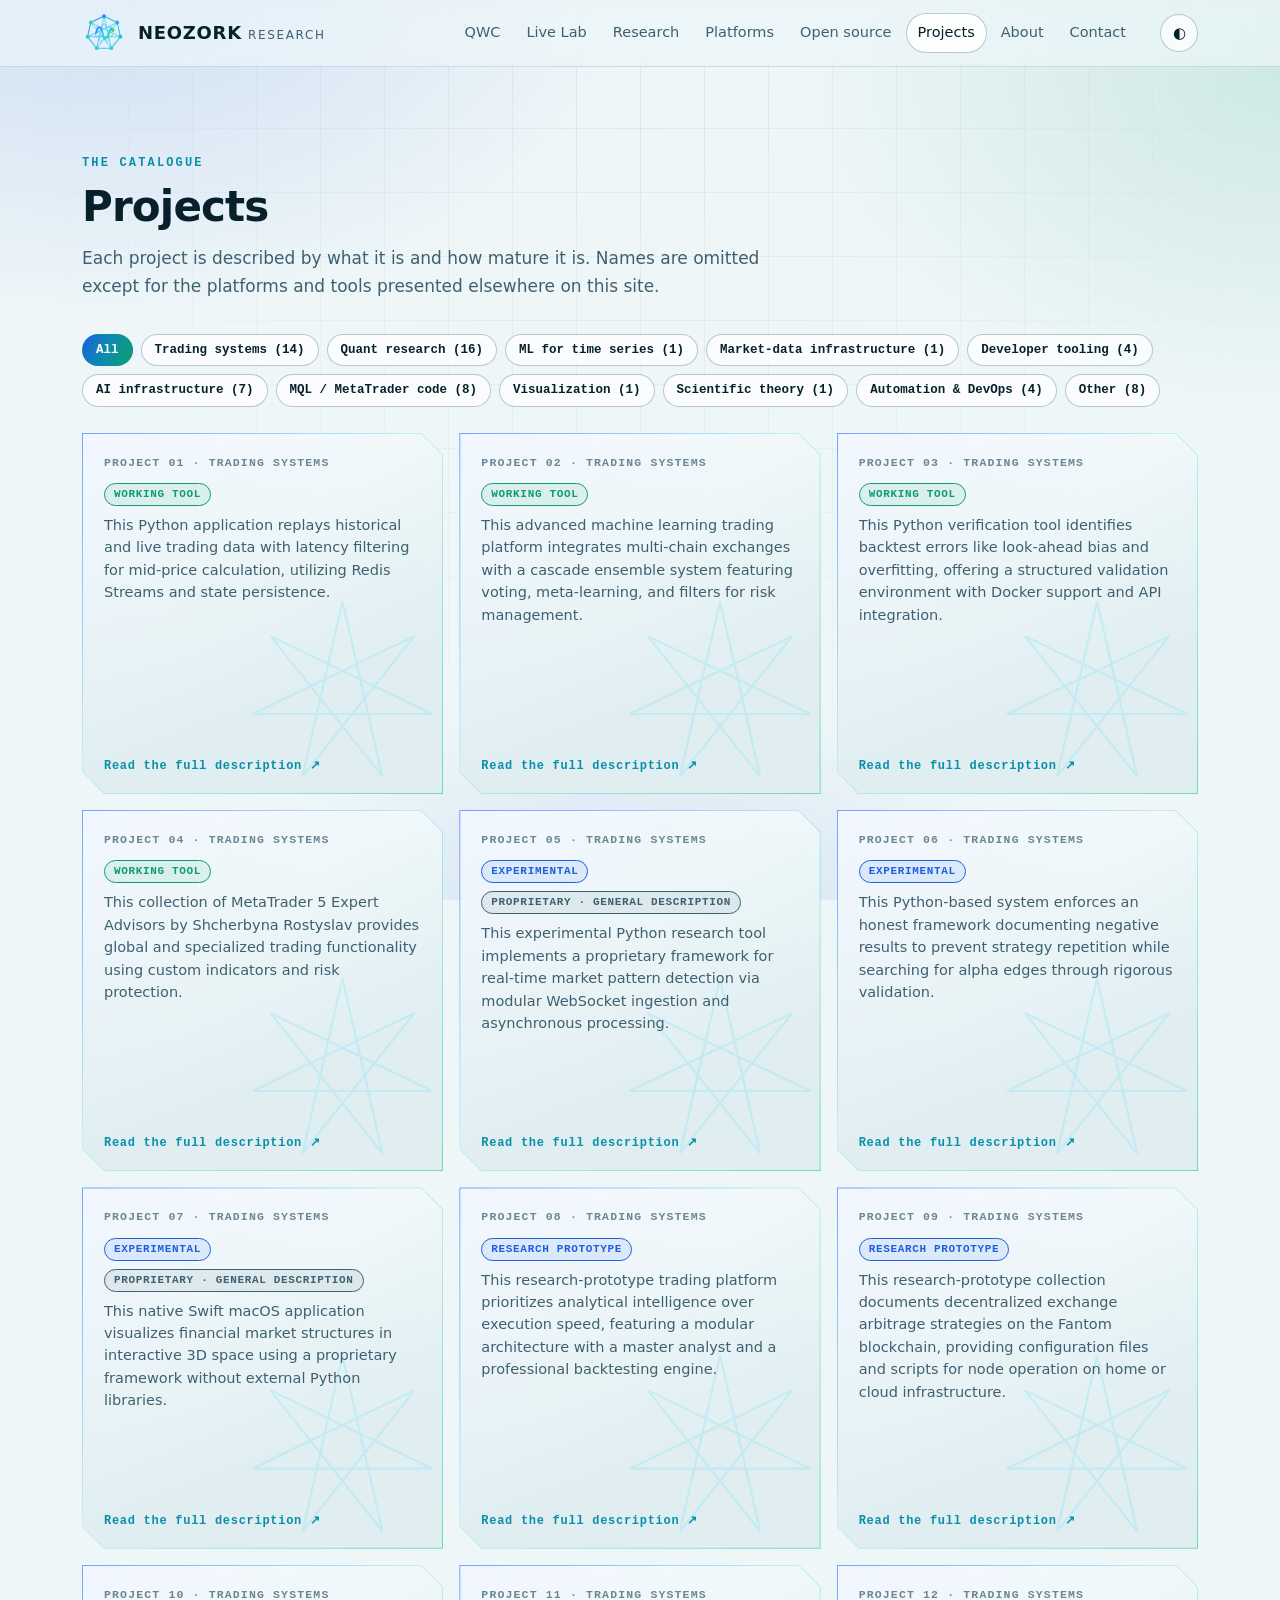
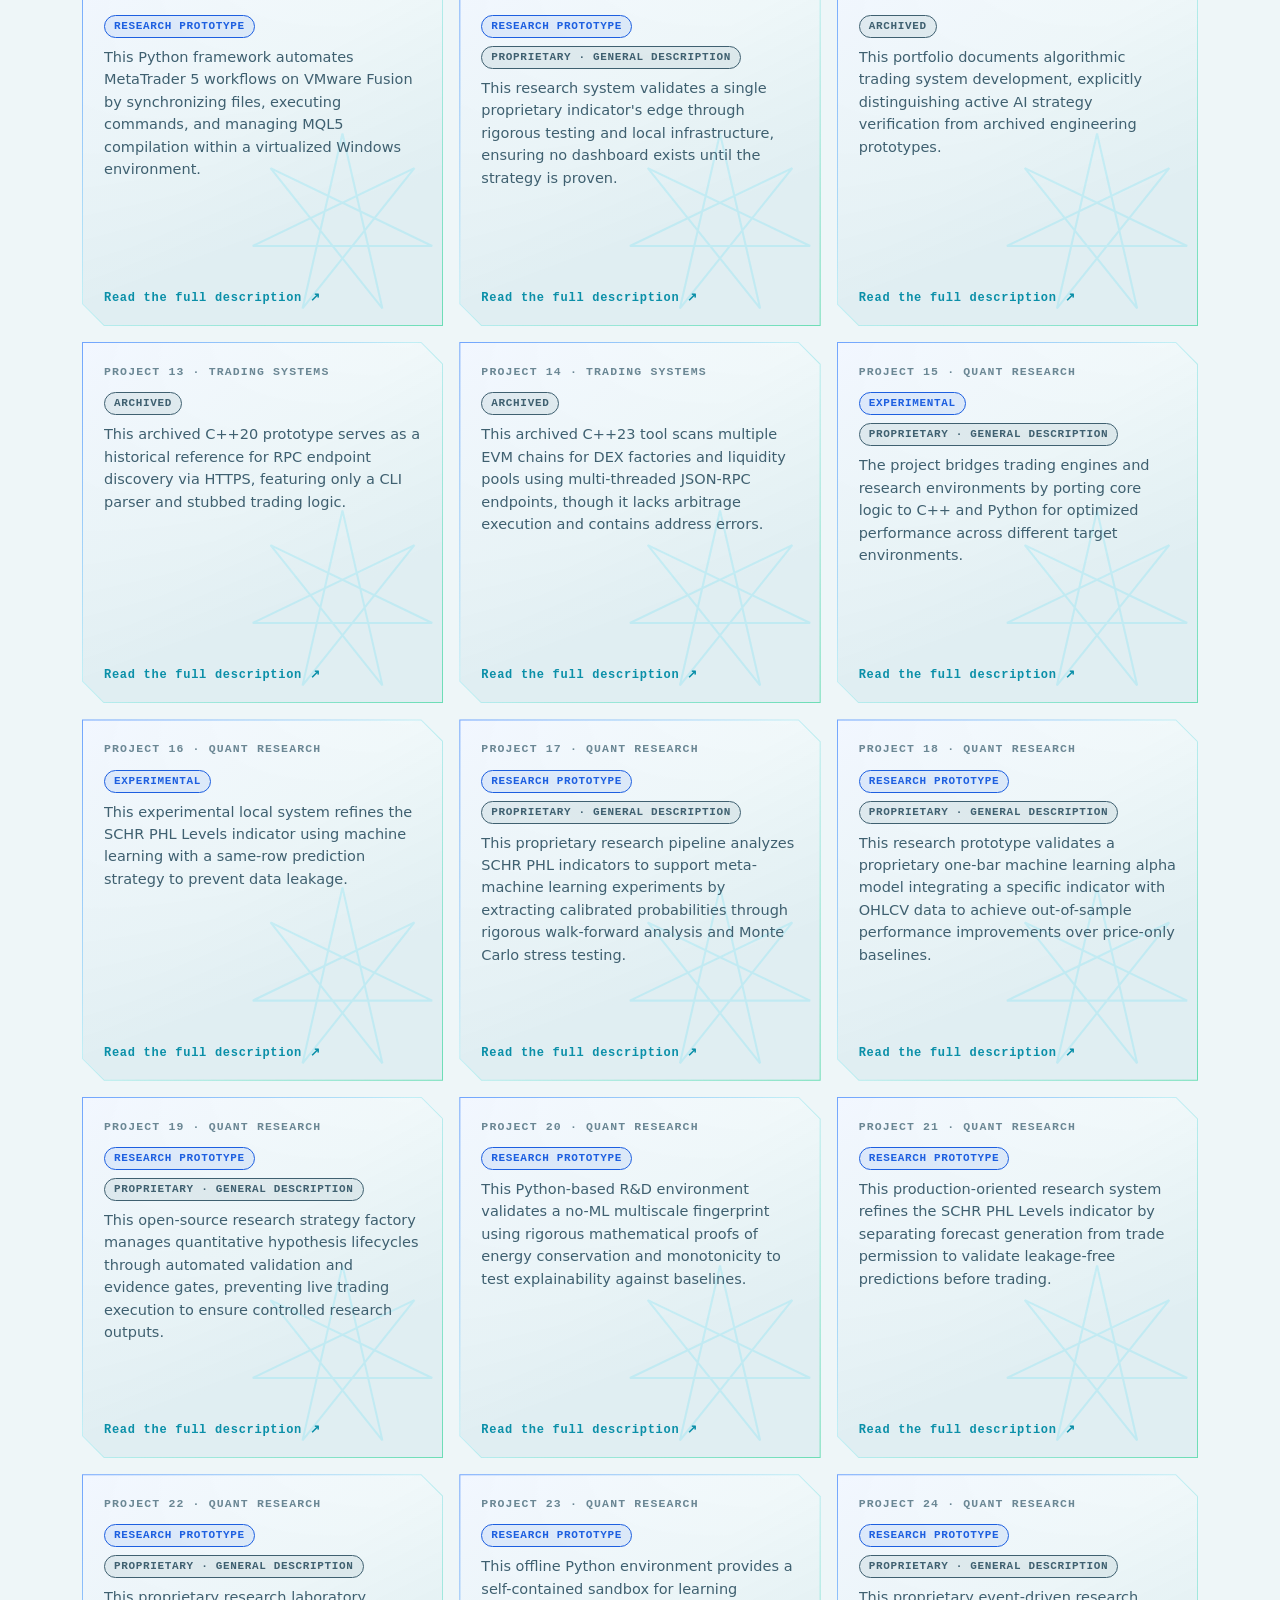
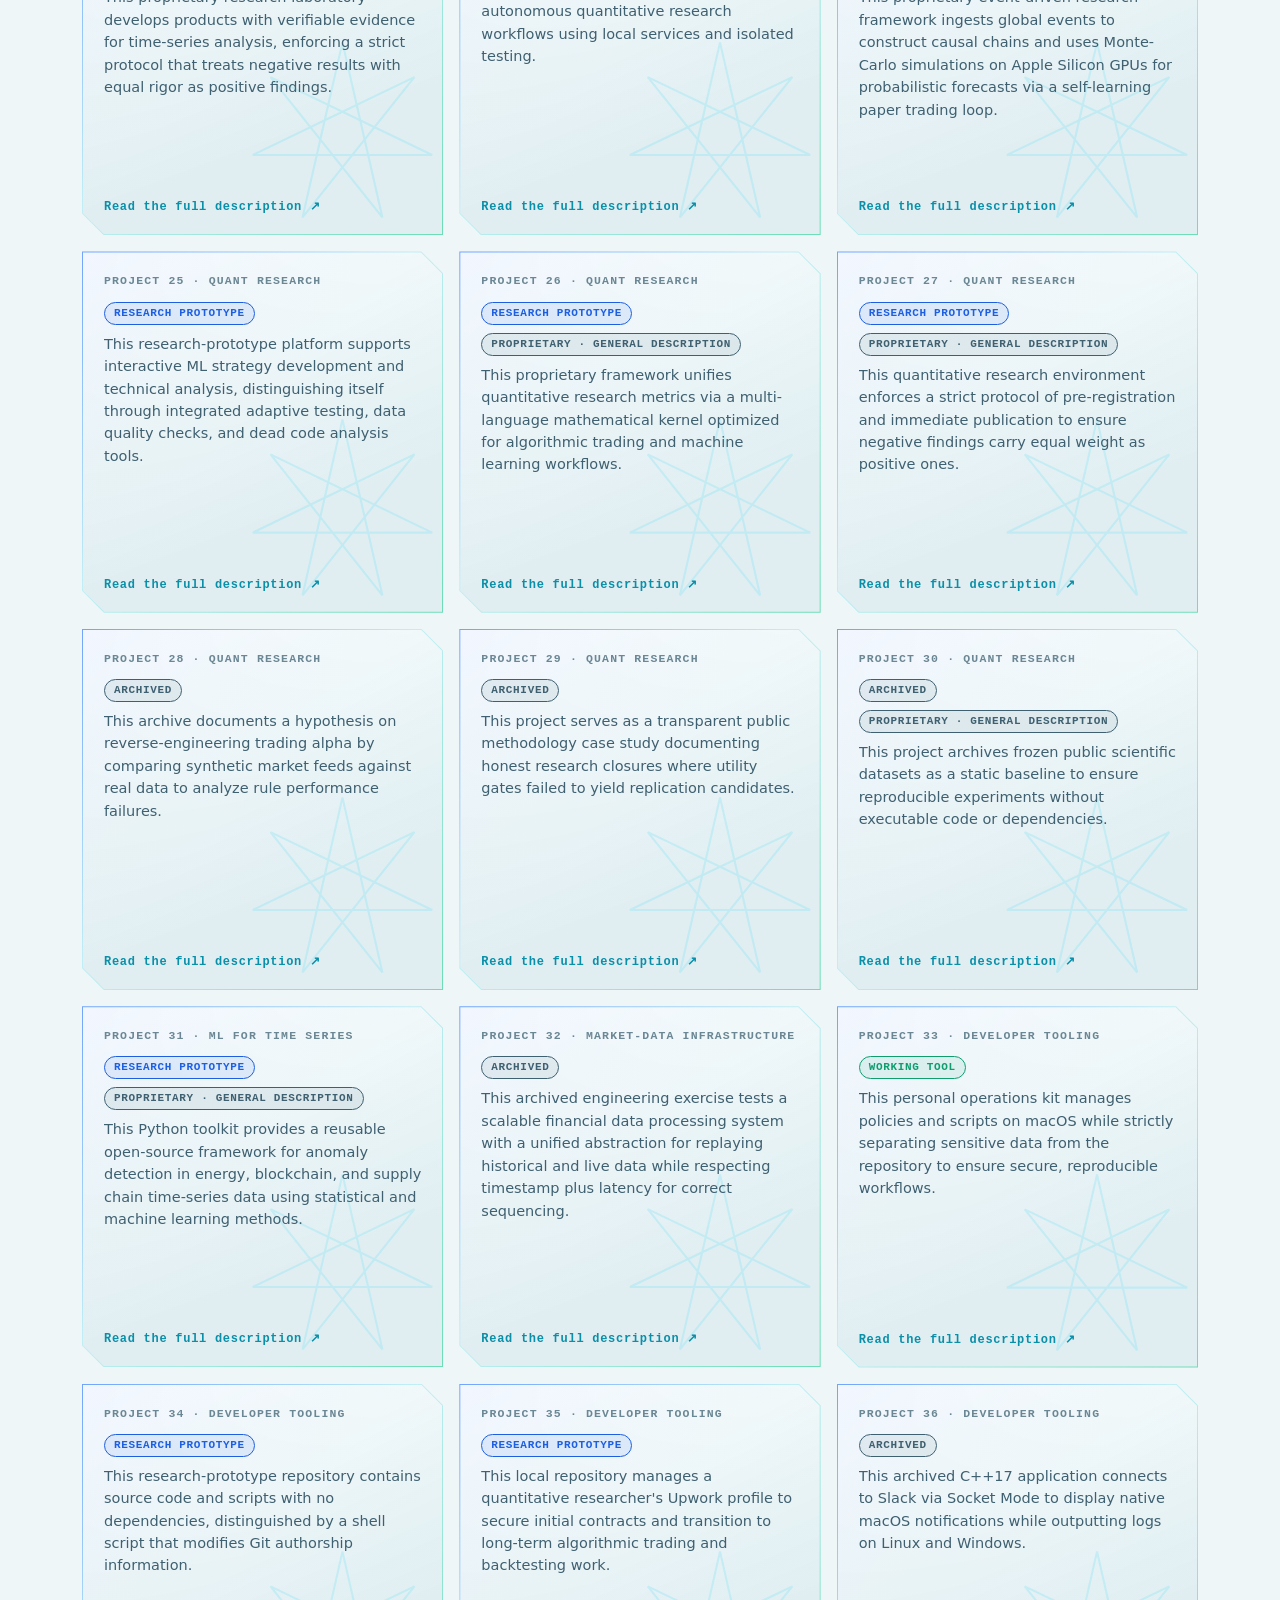
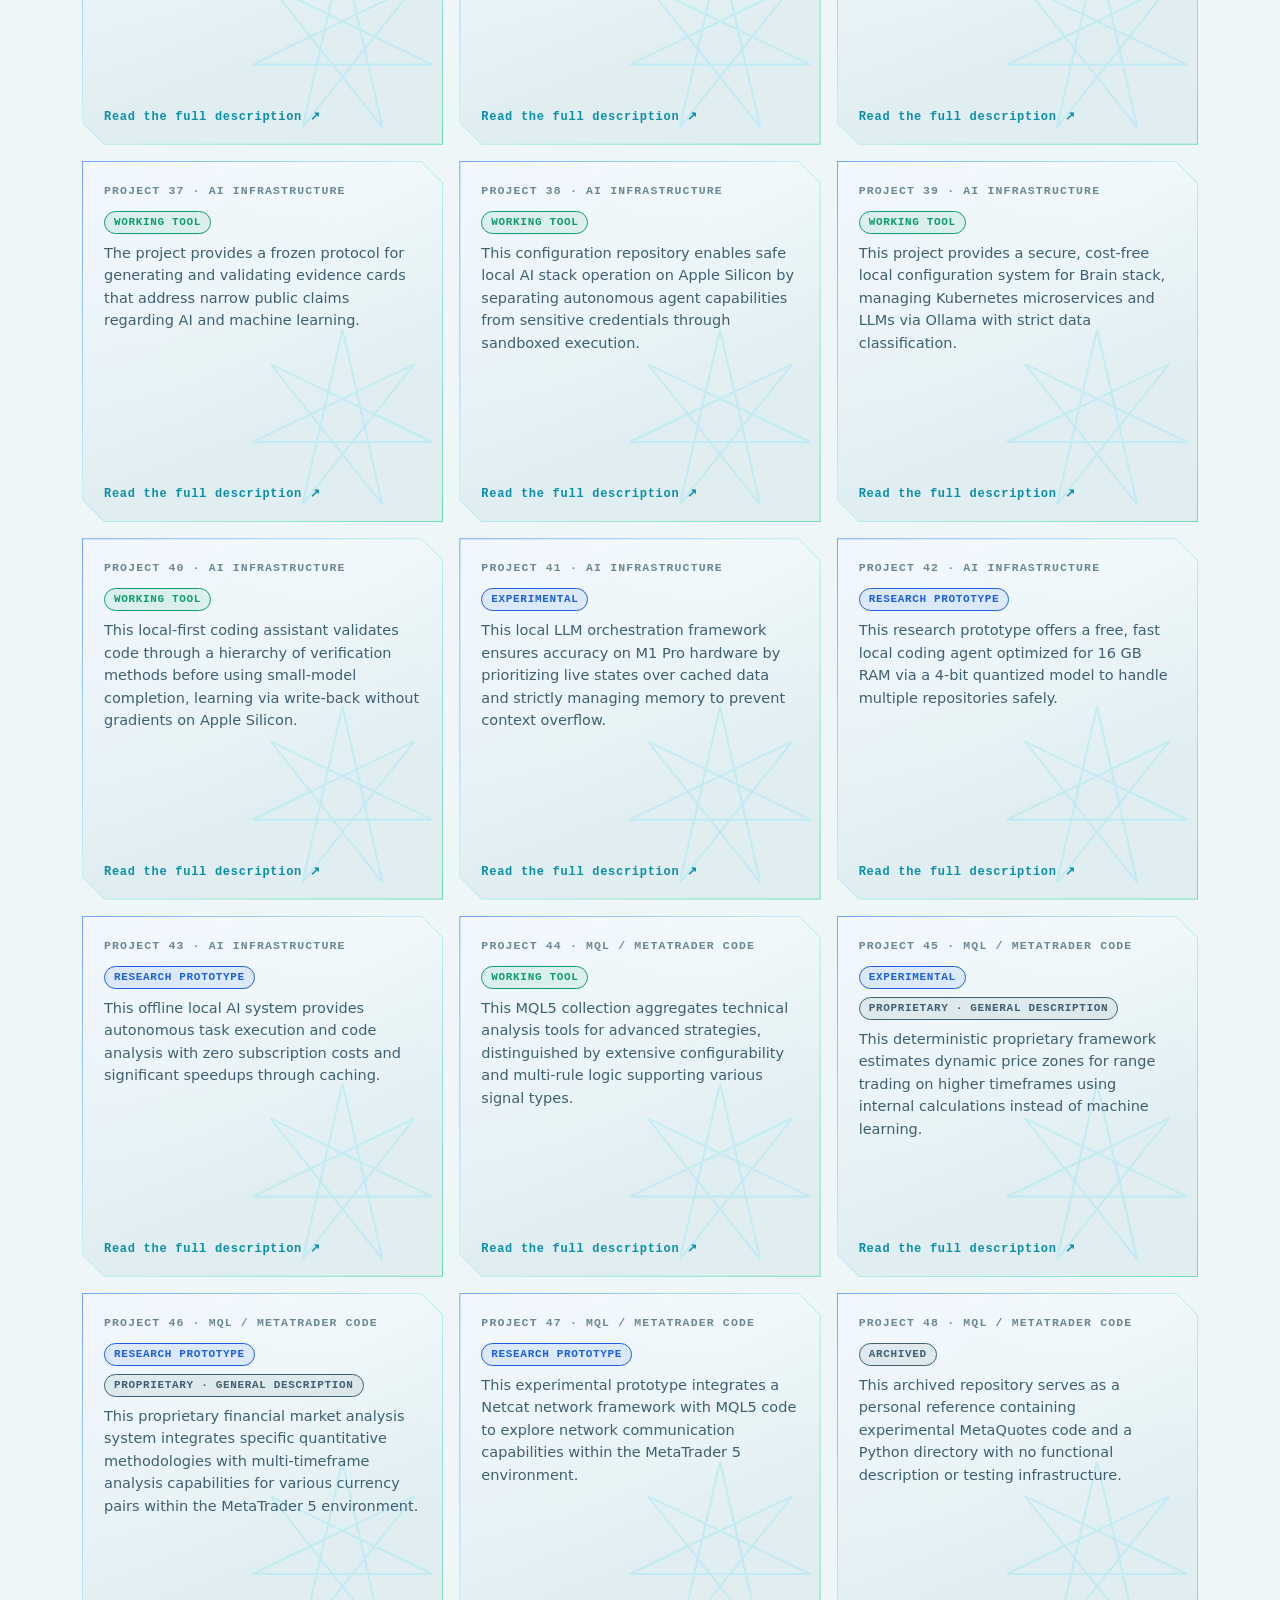
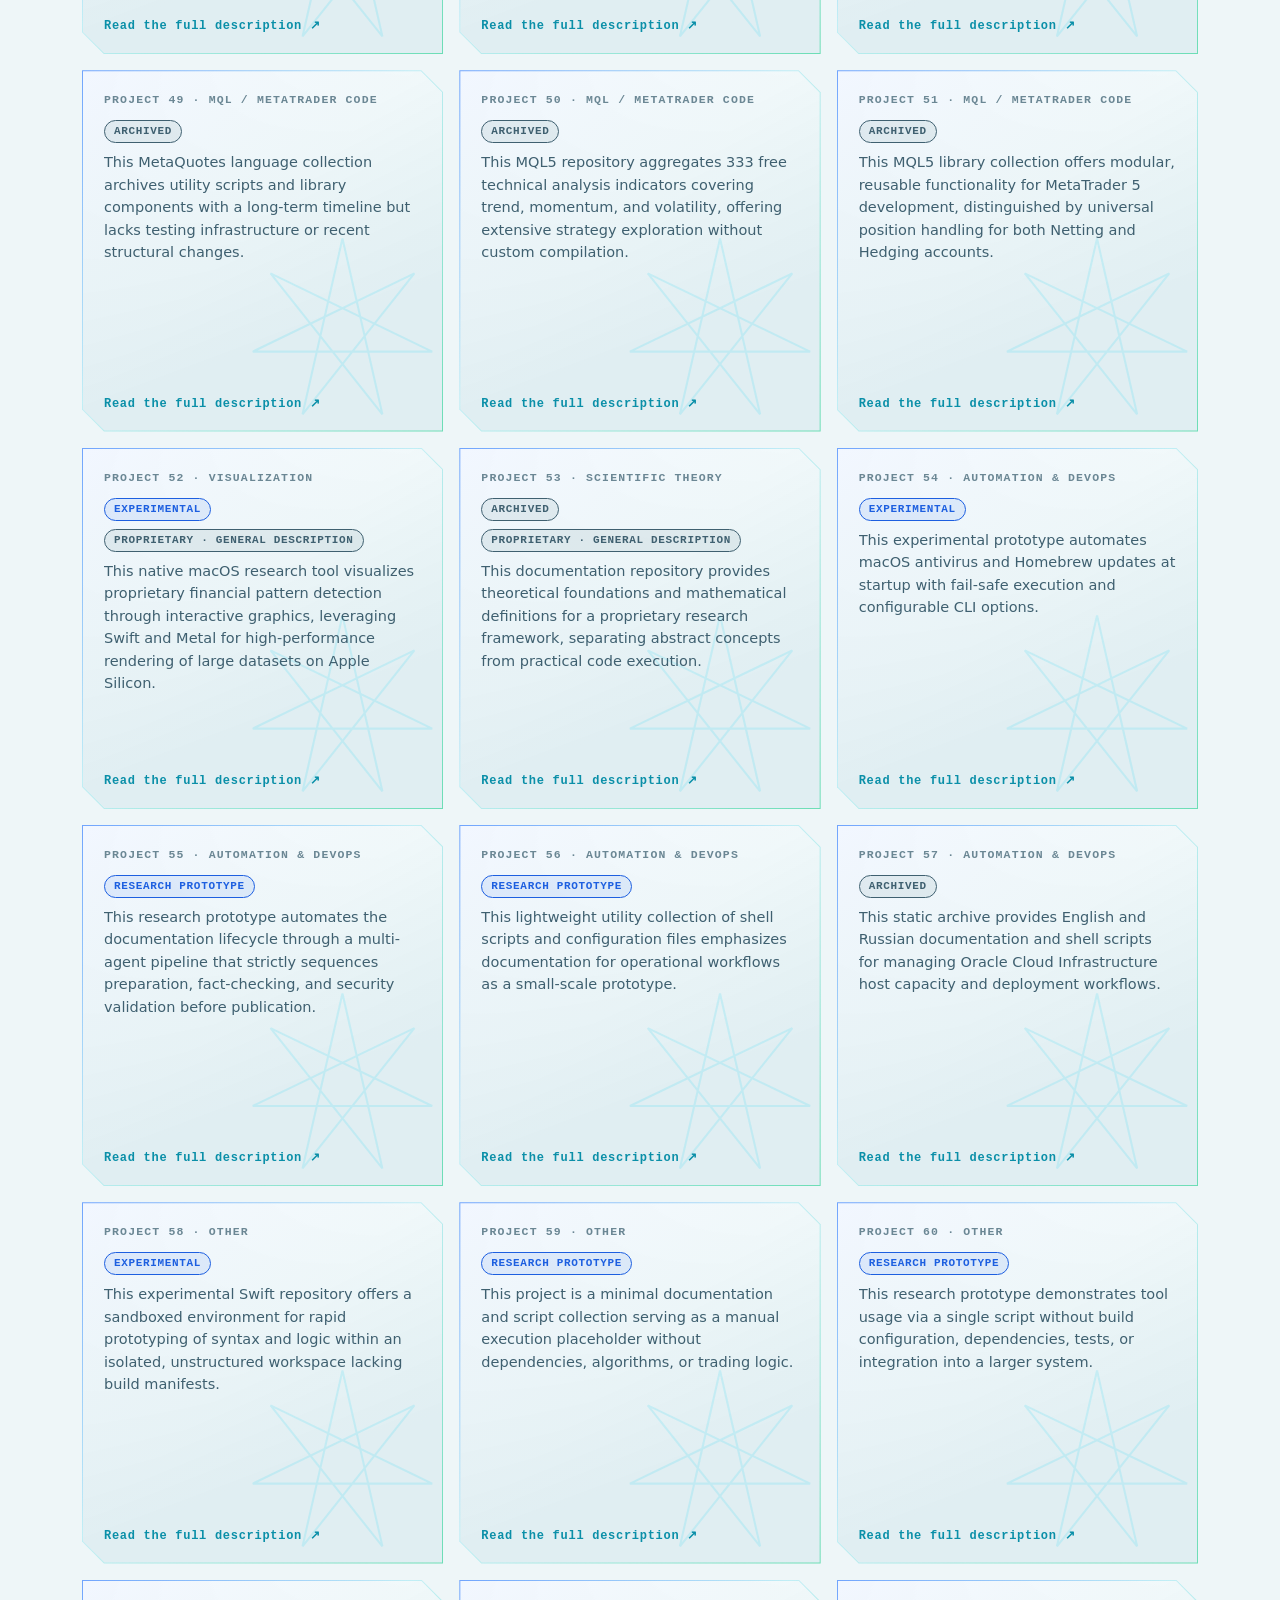
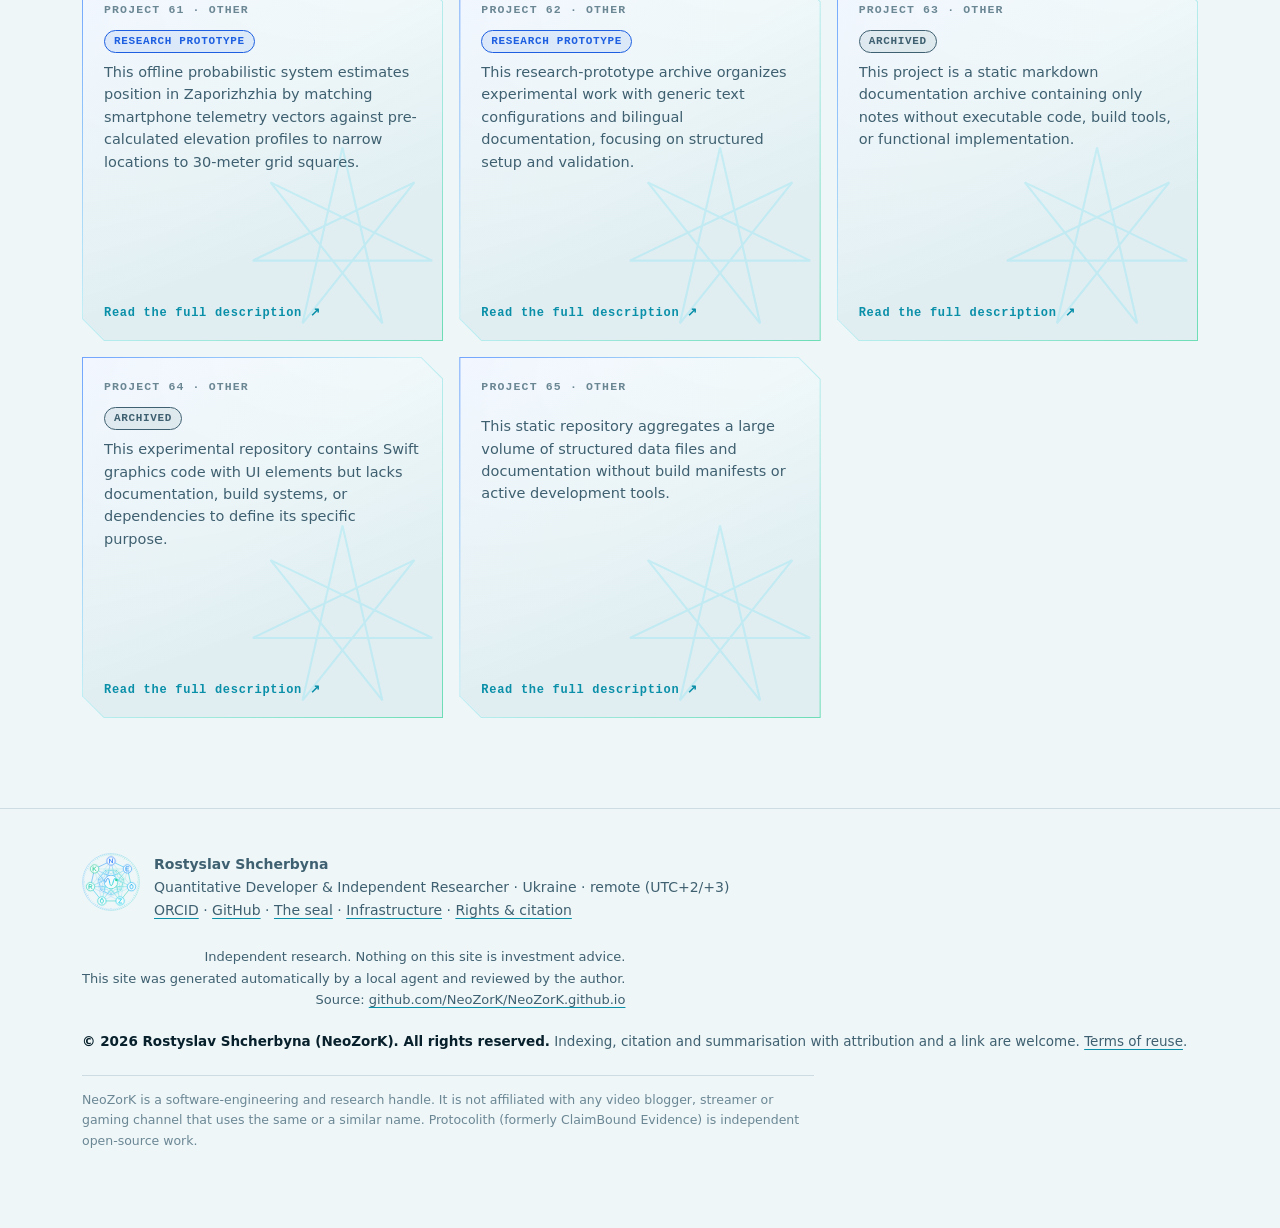
<file: projects.html>
<!doctype html>
<html lang="en">
<head>
<meta charset="utf-8">
<meta name="viewport" content="width=device-width, initial-scale=1">
<title>Projects · NeoZorK Research</title>
<meta name="description" content="65 research and engineering projects, described without names or secrets.">
<meta name="author" content="Rostyslav Shcherbyna">
<meta name="copyright" content="© 2026 Rostyslav Shcherbyna (NeoZorK). All rights reserved.">
<meta name="rights" content="© 2026 Rostyslav Shcherbyna (NeoZorK). All rights reserved. Indexing, citation and summarisation with attribution and a link are welcome.">
<meta name="robots" content="index,follow,max-snippet:-1,max-image-preview:large">
<meta name="creator" content="Rostyslav Shcherbyna"><meta name="publisher" content="NeoZorK Research">
<meta name="DC.title" content="Projects · NeoZorK Research"><meta name="DC.creator" content="Rostyslav Shcherbyna"><meta name="DC.rights" content="© 2026 Rostyslav Shcherbyna (NeoZorK). All rights reserved.">
<meta name="DC.language" content="en"><meta name="DC.publisher" content="NeoZorK Research"><meta name="DC.identifier" content="https://neozork.github.io/projects.html">
<link rel="canonical" href="https://neozork.github.io/projects.html">
<link rel="author" href="https://neozork.github.io/about.html"><link rel="me" href="https://orcid.org/0009-0000-3773-5789"><link rel="me" href="https://github.com/NeoZorK">
<link rel="alternate" type="text/plain" href="https://neozork.github.io/llms.txt" title="Summary for language-model agents">
<meta property="og:title" content="Projects · NeoZorK Research"><meta property="og:description" content="65 research and engineering projects, described without names or secrets."><meta property="og:type" content="website">
<meta property="og:url" content="https://neozork.github.io/projects.html"><meta property="og:site_name" content="NeoZorK Research"><meta property="og:locale" content="en_US">
<meta name="twitter:card" content="summary_large_image"><meta name="twitter:title" content="Projects · NeoZorK Research"><meta name="twitter:description" content="65 research and engineering projects, described without names or secrets.">
<meta property="og:image" content="https://neozork.github.io/assets/og.png"><meta property="og:image:width" content="1200"><meta property="og:image:height" content="630"><meta name="twitter:image" content="https://neozork.github.io/assets/og.png">
<meta name="theme-color" content="#050d16">
<meta name="generator" content="NeoZorK local agent">
<link rel="icon" href="data:image/svg+xml,%3Csvg%20xmlns%3D%22http%3A//www.w3.org/2000/svg%22%20viewBox%3D%220%200%20120%20120%22%3E%3Cdefs%3E%3ClinearGradient%20id%3D%22nzg%22%20x1%3D%220%22%20y1%3D%220%22%20x2%3D%221%22%20y2%3D%221%22%3E%3Cstop%20offset%3D%220%22%20stop-color%3D%22%233b82ff%22/%3E%3Cstop%20offset%3D%22.55%22%20stop-color%3D%22%2322d3ee%22/%3E%3Cstop%20offset%3D%221%22%20stop-color%3D%22%2334d399%22/%3E%3C/linearGradient%3E%3ClinearGradient%20id%3D%22nzg2%22%20x1%3D%221%22%20y1%3D%220%22%20x2%3D%220%22%20y2%3D%221%22%3E%3Cstop%20offset%3D%220%22%20stop-color%3D%22%2334d399%22/%3E%3Cstop%20offset%3D%22.5%22%20stop-color%3D%22%2322d3ee%22/%3E%3Cstop%20offset%3D%221%22%20stop-color%3D%22%233b82ff%22/%3E%3C/linearGradient%3E%3C/defs%3E%3Crect%20width%3D%22120%22%20height%3D%22120%22%20rx%3D%2226%22%20fill%3D%22%23050d16%22/%3E%3Cpath%20d%3D%22M60.00%2014.00L95.96%2031.32L104.85%2070.24L79.96%20101.44L40.04%20101.44L15.15%2070.24L24.04%2031.32Z%22%20fill%3D%22none%22%20stroke%3D%22url%28%23nzg%29%22%20stroke-width%3D%223%22/%3E%3Cpath%20d%3D%22M60.00%2014.00L79.96%20101.44L24.04%2031.32L104.85%2070.24L15.15%2070.24L95.96%2031.32L40.04%20101.44Z%22%20fill%3D%22none%22%20stroke%3D%22url%28%23nzg2%29%22%20stroke-width%3D%222.2%22%20opacity%3D%22.9%22/%3E%3Cpath%20d%3D%22M80.00%2060.00L80.38%2060.25L80.75%2060.50L81.12%2060.77L81.47%2061.04L81.81%2061.32L82.13%2061.61L82.43%2061.90L82.71%2062.20L82.97%2062.51L83.20%2062.82L83.40%2063.13L83.57%2063.44L83.71%2063.76L83.82%2064.07L83.90%2064.38L83.94%2064.69L83.95%2064.99L83.92%2065.29L83.85%2065.57L83.76%2065.86L83.62%2066.13L83.46%2066.39L83.26%2066.64L83.03%2066.87L82.77%2067.10L82.48%2067.31L82.17%2067.50L81.83%2067.68L81.47%2067.85L81.09%2068.00L80.69%2068.14L80.28%2068.26L79.85%2068.36L79.42%2068.46L78.98%2068.54L78.53%2068.61L78.08%2068.67L77.64%2068.72L77.19%2068.76L76.76%2068.79L76.33%2068.82L75.91%2068.85L75.50%2068.87L75.11%2068.89L74.74%2068.91L74.39%2068.94L74.05%2068.97L73.74%2069.00L73.45%2069.04L73.18%2069.10L72.94%2069.16L72.72%2069.24L72.52%2069.33L72.35%2069.44L72.21%2069.56L72.09%2069.71L71.99%2069.87L71.91%2070.05L71.86%2070.25L71.82%2070.47L71.80%2070.72L71.81%2070.98L71.82%2071.26L71.85%2071.57L71.89%2071.89L71.94%2072.24L72.00%2072.60L72.07%2072.97L72.13%2073.37L72.20%2073.78L72.27%2074.20L72.34%2074.63L72.40%2075.06L72.46%2075.51L72.50%2075.96L72.54%2076.41L72.56%2076.86L72.57%2077.31L72.57%2077.75L72.55%2078.18L72.51%2078.60L72.46%2079.01L72.38%2079.41L72.29%2079.79L72.18%2080.15L72.05%2080.48L71.90%2080.80L71.72%2081.08L71.53%2081.35L71.32%2081.58L71.10%2081.78L70.85%2081.95L70.59%2082.09L70.32%2082.20L70.02%2082.27L69.72%2082.32L69.41%2082.33L69.08%2082.30L68.75%2082.25L68.41%2082.16L68.06%2082.05L67.71%2081.90L67.35%2081.73L67.00%2081.54L66.64%2081.32L66.29%2081.08L65.94%2080.82L65.59%2080.54L65.25%2080.25L64.92%2079.95L64.59%2079.63L64.27%2079.32L63.96%2079.00L63.66%2078.67L63.36%2078.36L63.08%2078.04L62.81%2077.74L62.55%2077.44L62.29%2077.16L62.05%2076.89L61.82%2076.64L61.59%2076.41L61.37%2076.21L61.16%2076.02L60.96%2075.87L60.76%2075.74L60.57%2075.63L60.38%2075.56L60.19%2075.51L60.00%2075.50L59.81%2075.51L59.62%2075.56L59.43%2075.63L59.24%2075.74L59.04%2075.87L58.84%2076.02L58.63%2076.21L58.41%2076.41L58.18%2076.64L57.95%2076.89L57.71%2077.16L57.45%2077.44L57.19%2077.74L56.92%2078.04L56.64%2078.36L56.34%2078.67L56.04%2079.00L55.73%2079.32L55.41%2079.63L55.08%2079.95L54.75%2080.25L54.41%2080.54L54.06%2080.82L53.71%2081.08L53.36%2081.32L53.00%2081.54L52.65%2081.73L52.29%2081.90L51.94%2082.05L51.59%2082.16L51.25%2082.25L50.92%2082.30L50.59%2082.33L50.28%2082.32L49.98%2082.27L49.68%2082.20L49.41%2082.09L49.15%2081.95L48.90%2081.78L48.68%2081.58L48.47%2081.35L48.28%2081.08L48.10%2080.80L47.95%2080.48L47.82%2080.15L47.71%2079.79L47.62%2079.41L47.54%2079.01L47.49%2078.60L47.45%2078.18L47.43%2077.75L47.43%2077.31L47.44%2076.86L47.46%2076.41L47.50%2075.96L47.54%2075.51L47.60%2075.06L47.66%2074.63L47.73%2074.20L47.80%2073.78L47.87%2073.37L47.93%2072.97L48.00%2072.60L48.06%2072.24L48.11%2071.89L48.15%2071.57L48.18%2071.26L48.19%2070.98L48.20%2070.72L48.18%2070.47L48.14%2070.25L48.09%2070.05L48.01%2069.87L47.91%2069.71L47.79%2069.56L47.65%2069.44L47.48%2069.33L47.28%2069.24L47.06%2069.16L46.82%2069.10L46.55%2069.04L46.26%2069.00L45.95%2068.97L45.61%2068.94L45.26%2068.91L44.89%2068.89L44.50%2068.87L44.09%2068.85L43.67%2068.82L43.24%2068.79L42.81%2068.76L42.36%2068.72L41.92%2068.67L41.47%2068.61L41.02%2068.54L40.58%2068.46L40.15%2068.36L39.72%2068.26L39.31%2068.14L38.91%2068.00L38.53%2067.85L38.17%2067.68L37.83%2067.50L37.52%2067.31L37.23%2067.10L36.97%2066.87L36.74%2066.64L36.54%2066.39L36.38%2066.13L36.24%2065.86L36.15%2065.57L36.08%2065.29L36.05%2064.99L36.06%2064.69L36.10%2064.38L36.18%2064.07L36.29%2063.76L36.43%2063.44L36.60%2063.13L36.80%2062.82L37.03%2062.51L37.29%2062.20L37.57%2061.90L37.87%2061.61L38.19%2061.32L38.53%2061.04L38.88%2060.77L39.25%2060.50L39.62%2060.25L40.00%2060.00L40.38%2059.76L40.76%2059.54L41.14%2059.32L41.52%2059.11L41.88%2058.90L42.23%2058.71L42.57%2058.52L42.90%2058.34L43.20%2058.17L43.49%2058.00L43.75%2057.83L43.99%2057.66L44.21%2057.50L44.39%2057.33L44.55%2057.17L44.68%2057.00L44.79%2056.83L44.86%2056.65L44.90%2056.47L44.92%2056.28L44.90%2056.09L44.86%2055.88L44.79%2055.66L44.70%2055.43L44.58%2055.20L44.44%2054.94L44.28%2054.68L44.10%2054.41L43.90%2054.12L43.69%2053.81L43.47%2053.50L43.23%2053.17L42.99%2052.83L42.75%2052.48L42.50%2052.12L42.26%2051.75L42.01%2051.38L41.78%2050.99L41.55%2050.60L41.34%2050.21L41.14%2049.81L40.95%2049.41L40.78%2049.01L40.63%2048.61L40.51%2048.22L40.41%2047.83L40.33%2047.45L40.28%2047.08L40.26%2046.72L40.26%2046.38L40.29%2046.04L40.36%2045.73L40.45%2045.43L40.57%2045.15L40.72%2044.90L40.90%2044.66L41.11%2044.45L41.34%2044.26L41.60%2044.09L41.88%2043.95L42.19%2043.83L42.51%2043.74L42.86%2043.67L43.23%2043.63L43.61%2043.61L44.00%2043.61L44.41%2043.64L44.83%2043.68L45.25%2043.75L45.68%2043.84L46.11%2043.94L46.55%2044.05L46.98%2044.18L47.41%2044.32L47.83%2044.47L48.25%2044.63L48.66%2044.78L49.06%2044.94L49.45%2045.10L49.83%2045.26L50.19%2045.41L50.54%2045.56L50.87%2045.69L51.19%2045.81L51.49%2045.92L51.77%2046.01L52.04%2046.08L52.29%2046.13L52.52%2046.15L52.74%2046.16L52.94%2046.14L53.13%2046.09L53.30%2046.02L53.46%2045.92L53.61%2045.80L53.75%2045.64L53.88%2045.46L54.00%2045.26L54.11%2045.02L54.22%2044.76L54.33%2044.48L54.43%2044.17L54.53%2043.84L54.64%2043.49L54.74%2043.13L54.85%2042.75L54.96%2042.35L55.08%2041.94L55.21%2041.53L55.34%2041.11L55.49%2040.68L55.64%2040.26L55.80%2039.84L55.97%2039.42L56.15%2039.01L56.35%2038.61L56.55%2038.23L56.77%2037.86L56.99%2037.51L57.23%2037.18L57.48%2036.88L57.73%2036.60L57.99%2036.35L58.27%2036.13L58.54%2035.94L58.83%2035.78L59.12%2035.66L59.41%2035.57L59.70%2035.52L60.00%2035.50L60.30%2035.52L60.59%2035.57L60.88%2035.66L61.17%2035.78L61.46%2035.94L61.73%2036.13L62.01%2036.35L62.27%2036.60L62.52%2036.88L62.77%2037.18L63.01%2037.51L63.23%2037.86L63.45%2038.23L63.65%2038.61L63.85%2039.01L64.03%2039.42L64.20%2039.84L64.36%2040.26L64.51%2040.68L64.66%2041.11L64.79%2041.53L64.92%2041.94L65.04%2042.35L65.15%2042.75L65.26%2043.13L65.36%2043.49L65.47%2043.84L65.57%2044.17L65.67%2044.48L65.78%2044.76L65.89%2045.02L66.00%2045.26L66.12%2045.46L66.25%2045.64L66.39%2045.80L66.54%2045.92L66.70%2046.02L66.87%2046.09L67.06%2046.14L67.26%2046.16L67.48%2046.15L67.71%2046.13L67.96%2046.08L68.23%2046.01L68.51%2045.92L68.81%2045.81L69.13%2045.69L69.46%2045.56L69.81%2045.41L70.17%2045.26L70.55%2045.10L70.94%2044.94L71.34%2044.78L71.75%2044.63L72.17%2044.47L72.59%2044.32L73.02%2044.18L73.45%2044.05L73.89%2043.94L74.32%2043.84L74.75%2043.75L75.17%2043.68L75.59%2043.64L76.00%2043.61L76.39%2043.61L76.77%2043.63L77.14%2043.67L77.49%2043.74L77.81%2043.83L78.12%2043.95L78.40%2044.09L78.66%2044.26L78.89%2044.45L79.10%2044.66L79.28%2044.90L79.43%2045.15L79.55%2045.43L79.64%2045.73L79.71%2046.04L79.74%2046.38L79.74%2046.72L79.72%2047.08L79.67%2047.45L79.59%2047.83L79.49%2048.22L79.37%2048.61L79.22%2049.01L79.05%2049.41L78.86%2049.81L78.66%2050.21L78.45%2050.60L78.22%2050.99L77.99%2051.38L77.74%2051.75L77.50%2052.12L77.25%2052.48L77.01%2052.83L76.77%2053.17L76.53%2053.50L76.31%2053.81L76.10%2054.12L75.90%2054.41L75.72%2054.68L75.56%2054.94L75.42%2055.20L75.30%2055.43L75.21%2055.66L75.14%2055.88L75.10%2056.09L75.08%2056.28L75.10%2056.47L75.14%2056.65L75.21%2056.83L75.32%2057.00L75.45%2057.17L75.61%2057.33L75.79%2057.50L76.01%2057.66L76.25%2057.83L76.51%2058.00L76.80%2058.17L77.10%2058.34L77.43%2058.52L77.77%2058.71L78.12%2058.90L78.48%2059.11L78.86%2059.32L79.24%2059.54L79.62%2059.76L80.00%2060.00Z%22%20fill%3D%22none%22%20stroke%3D%22url%28%23nzg%29%22%20stroke-width%3D%222%22/%3E%3Cpath%20d%3D%22M38%2060C43%2040%2052%2040%2056%2060S68%2080%2074%2060%2080%2046%2084%2052%22%20fill%3D%22none%22%20stroke%3D%22url%28%23nzg%29%22%20stroke-width%3D%225%22%20stroke-linecap%3D%22round%22/%3E%3Ccircle%20cx%3D%2284%22%20cy%3D%2252%22%20r%3D%225%22%20fill%3D%22%2334d399%22/%3E%3Ccircle%20cx%3D%2260.00%22%20cy%3D%2214.00%22%20r%3D%225.2%22%20fill%3D%22%233b82ff%22/%3E%3Ccircle%20cx%3D%2295.96%22%20cy%3D%2231.32%22%20r%3D%225.2%22%20fill%3D%22%23339df9%22/%3E%3Ccircle%20cx%3D%22104.85%22%20cy%3D%2270.24%22%20r%3D%225.2%22%20fill%3D%22%232ab8f4%22/%3E%3Ccircle%20cx%3D%2279.96%22%20cy%3D%22101.44%22%20r%3D%225.2%22%20fill%3D%22%2322d3ee%22/%3E%3Ccircle%20cx%3D%2240.04%22%20cy%3D%22101.44%22%20r%3D%225.2%22%20fill%3D%22%2328d3d2%22/%3E%3Ccircle%20cx%3D%2215.15%22%20cy%3D%2270.24%22%20r%3D%225.2%22%20fill%3D%22%232ed3b5%22/%3E%3Ccircle%20cx%3D%2224.04%22%20cy%3D%2231.32%22%20r%3D%225.2%22%20fill%3D%22%2334d399%22/%3E%3C/svg%3E">
<link rel="stylesheet" href="assets/style.css">
<script type="application/ld+json">{"@context": "https://schema.org", "@graph": [{"@type": "Person", "@id": "https://neozork.github.io/#person", "name": "Rostyslav Shcherbyna", "alternateName": ["NeoZorK"], "url": "https://neozork.github.io/", "jobTitle": "Quantitative Developer & Independent Researcher", "sameAs": ["https://github.com/NeoZorK", "https://orcid.org/0009-0000-3773-5789", "https://doi.org/10.5281/zenodo.23479894", "https://www.linkedin.com/in/rostyslav-sh-", "https://explore.openaire.eu/search/result?id=od______2659%3A%3Ad7c40fba4087e0752ef89d2d1fd250f1"], "knowsAbout": ["Time-series science", "Econophysics", "Superstatistics", "Quantum-inspired modelling", "Evidence & reproducibility", "AI architecture"], "identifier": {"@type": "PropertyValue", "propertyID": "ORCID", "value": "0009-0000-3773-5789"}, "worksFor": {"@id": "https://neozork.github.io/#org"}, "image": "https://neozork.github.io/assets/portrait.jpg"}, {"@type": "Organization", "@id": "https://neozork.github.io/#org", "name": "NeoZorK Research", "url": "https://neozork.github.io/", "founder": {"@id": "https://neozork.github.io/#person"}, "logo": "https://neozork.github.io/assets/seal.svg"}, {"@type": "WebSite", "@id": "https://neozork.github.io/#site", "url": "https://neozork.github.io/", "name": "NeoZorK Research", "inLanguage": "en", "publisher": {"@id": "https://neozork.github.io/#org"}, "copyrightHolder": {"@id": "https://neozork.github.io/#person"}}, {"@type": "CollectionPage", "@id": "https://neozork.github.io/projects.html#page", "url": "https://neozork.github.io/projects.html", "name": "Projects · NeoZorK Research", "description": "65 research and engineering projects, described without names or secrets.", "inLanguage": "en", "isPartOf": {"@id": "https://neozork.github.io/#site"}, "author": {"@id": "https://neozork.github.io/#person"}, "creator": {"@id": "https://neozork.github.io/#person"}, "copyrightHolder": {"@id": "https://neozork.github.io/#person"}, "copyrightYear": 2026, "copyrightNotice": "© 2026 Rostyslav Shcherbyna (NeoZorK). All rights reserved.", "dateModified": "2026-10-19", "isAccessibleForFree": true}]}</script>
</head>
<body>
<svg width="0" height="0" style="position:absolute" aria-hidden="true"><defs><linearGradient id="nzg" x1="0" y1="0" x2="1" y2="1"><stop offset="0" stop-color="#3b82ff"/><stop offset=".55" stop-color="#22d3ee"/><stop offset="1" stop-color="#34d399"/></linearGradient><linearGradient id="nzg2" x1="1" y1="0" x2="0" y2="1"><stop offset="0" stop-color="#34d399"/><stop offset=".5" stop-color="#22d3ee"/><stop offset="1" stop-color="#3b82ff"/></linearGradient><symbol id="nz-mark" viewBox="0 0 120 120"><circle cx="60" cy="60" r="59" fill="none" stroke="url(#nzg)" stroke-width=".5" opacity=".7"/><path d="M60.00 5.40L60.00 1.80M64.20 3.96L64.35 1.96M68.38 4.43L68.67 2.45M72.51 5.21L72.95 3.26M76.57 6.30L77.15 4.39M80.53 7.68L81.26 5.82M84.38 9.37L85.25 7.56M87.30 12.72L89.10 9.60M91.66 13.57L92.79 11.91M95.04 16.06L96.29 14.50M98.23 18.80L99.59 17.34M101.20 21.77L102.66 20.41M103.94 24.96L105.50 23.71M106.43 28.34L108.09 27.21M107.28 32.70L110.40 30.90M110.63 35.62L112.44 34.75M112.32 39.47L114.18 38.74M113.70 43.43L115.61 42.85M114.79 47.49L116.74 47.05M115.57 51.62L117.55 51.33M116.04 55.80L118.04 55.65M114.60 60.00L118.20 60.00M116.04 64.20L118.04 64.35M115.57 68.38L117.55 68.67M114.79 72.51L116.74 72.95M113.70 76.57L115.61 77.15M112.32 80.53L114.18 81.26M110.63 84.38L112.44 85.25M107.28 87.30L110.40 89.10M106.43 91.66L108.09 92.79M103.94 95.04L105.50 96.29M101.20 98.23L102.66 99.59M98.23 101.20L99.59 102.66M95.04 103.94L96.29 105.50M91.66 106.43L92.79 108.09M87.30 107.28L89.10 110.40M84.38 110.63L85.25 112.44M80.53 112.32L81.26 114.18M76.57 113.70L77.15 115.61M72.51 114.79L72.95 116.74M68.38 115.57L68.67 117.55M64.20 116.04L64.35 118.04M60.00 114.60L60.00 118.20M55.80 116.04L55.65 118.04M51.62 115.57L51.33 117.55M47.49 114.79L47.05 116.74M43.43 113.70L42.85 115.61M39.47 112.32L38.74 114.18M35.62 110.63L34.75 112.44M32.70 107.28L30.90 110.40M28.34 106.43L27.21 108.09M24.96 103.94L23.71 105.50M21.77 101.20L20.41 102.66M18.80 98.23L17.34 99.59M16.06 95.04L14.50 96.29M13.57 91.66L11.91 92.79M12.72 87.30L9.60 89.10M9.37 84.38L7.56 85.25M7.68 80.53L5.82 81.26M6.30 76.57L4.39 77.15M5.21 72.51L3.26 72.95M4.43 68.38L2.45 68.67M3.96 64.20L1.96 64.35M5.40 60.00L1.80 60.00M3.96 55.80L1.96 55.65M4.43 51.62L2.45 51.33M5.21 47.49L3.26 47.05M6.30 43.43L4.39 42.85M7.68 39.47L5.82 38.74M9.37 35.62L7.56 34.75M12.72 32.70L9.60 30.90M13.57 28.34L11.91 27.21M16.06 24.96L14.50 23.71M18.80 21.77L17.34 20.41M21.77 18.80L20.41 17.34M24.96 16.06L23.71 14.50M28.34 13.57L27.21 11.91M32.70 12.72L30.90 9.60M35.62 9.37L34.75 7.56M39.47 7.68L38.74 5.82M43.43 6.30L42.85 4.39M47.49 5.21L47.05 3.26M51.62 4.43L51.33 2.45M55.80 3.96L55.65 1.96" fill="none" stroke="url(#nzg2)" stroke-width=".55" stroke-linecap="round"/><path d="M60.00 16.50L78.87 99.19L25.99 32.88L102.41 69.68L17.59 69.68L94.01 32.88L41.13 99.19Z" fill="none" stroke="url(#nzg)" stroke-width=".8" opacity=".85"/><path d="M60.00 16.50L102.41 69.68L41.13 99.19L25.99 32.88L94.01 32.88L78.87 99.19L17.59 69.68Z" fill="none" stroke="url(#nzg2)" stroke-width=".55" opacity=".55"/><path d="M60.00 16.50L94.01 32.88L102.41 69.68L78.87 99.19L41.13 99.19L17.59 69.68L25.99 32.88Z" fill="none" stroke="url(#nzg)" stroke-width="1.1"/><path d="M71.71 35.67L86.32 53.99L81.11 76.83L60.00 87.00L38.89 76.83L33.68 53.99L48.29 35.67Z" fill="none" stroke="url(#nzg2)" stroke-width=".9"/><path d="M71.71 35.67L60.00 87.00L48.29 35.67L81.11 76.83L33.68 53.99L86.32 53.99L38.89 76.83Z" fill="none" stroke="url(#nzg)" stroke-width=".6" opacity=".8"/><path d="M80.50 60.00L80.77 60.25L81.03 60.51L81.29 60.77L81.54 61.04L81.77 61.32L82.00 61.60L82.21 61.88L82.40 62.17L82.57 62.46L82.73 62.76L82.86 63.06L82.97 63.35L83.06 63.65L83.13 63.95L83.17 64.25L83.18 64.54L83.17 64.83L83.14 65.11L83.08 65.39L82.99 65.67L82.88 65.93L82.74 66.19L82.58 66.44L82.39 66.68L82.19 66.91L81.96 67.13L81.71 67.35L81.45 67.55L81.16 67.74L80.87 67.91L80.56 68.08L80.24 68.24L79.90 68.39L79.56 68.52L79.22 68.65L78.87 68.77L78.52 68.88L78.17 68.98L77.82 69.08L77.47 69.17L77.13 69.26L76.80 69.34L76.47 69.42L76.16 69.50L75.85 69.58L75.56 69.67L75.28 69.75L75.02 69.84L74.77 69.94L74.54 70.04L74.32 70.14L74.12 70.26L73.94 70.39L73.77 70.52L73.62 70.67L73.49 70.83L73.37 71.01L73.27 71.19L73.18 71.40L73.10 71.61L73.04 71.84L72.99 72.08L72.95 72.34L72.92 72.61L72.90 72.90L72.88 73.19L72.87 73.50L72.86 73.82L72.85 74.15L72.84 74.50L72.83 74.84L72.82 75.20L72.81 75.56L72.79 75.92L72.76 76.29L72.73 76.66L72.68 77.02L72.63 77.38L72.57 77.74L72.49 78.10L72.40 78.44L72.30 78.77L72.18 79.10L72.05 79.40L71.91 79.70L71.75 79.98L71.58 80.24L71.39 80.48L71.19 80.70L70.97 80.90L70.74 81.08L70.50 81.24L70.25 81.37L69.98 81.48L69.71 81.56L69.42 81.62L69.13 81.66L68.82 81.67L68.52 81.66L68.20 81.63L67.89 81.57L67.56 81.50L67.24 81.40L66.92 81.29L66.59 81.15L66.27 81.00L65.95 80.84L65.63 80.66L65.31 80.48L65.00 80.28L64.69 80.08L64.39 79.87L64.09 79.65L63.81 79.44L63.52 79.23L63.25 79.02L62.98 78.81L62.72 78.61L62.46 78.42L62.22 78.24L61.97 78.08L61.74 77.92L61.51 77.78L61.28 77.66L61.06 77.55L60.84 77.46L60.63 77.39L60.42 77.34L60.21 77.31L60.00 77.30L59.79 77.31L59.58 77.34L59.37 77.39L59.16 77.46L58.94 77.55L58.72 77.66L58.49 77.78L58.26 77.92L58.03 78.08L57.78 78.24L57.54 78.42L57.28 78.61L57.02 78.81L56.75 79.02L56.48 79.23L56.19 79.44L55.91 79.65L55.61 79.87L55.31 80.08L55.00 80.28L54.69 80.48L54.37 80.66L54.05 80.84L53.73 81.00L53.41 81.15L53.08 81.29L52.76 81.40L52.44 81.50L52.11 81.57L51.80 81.63L51.48 81.66L51.18 81.67L50.87 81.66L50.58 81.62L50.29 81.56L50.02 81.48L49.75 81.37L49.50 81.24L49.26 81.08L49.03 80.90L48.81 80.70L48.61 80.48L48.42 80.24L48.25 79.98L48.09 79.70L47.95 79.40L47.82 79.10L47.70 78.77L47.60 78.44L47.51 78.10L47.43 77.74L47.37 77.38L47.32 77.02L47.27 76.66L47.24 76.29L47.21 75.92L47.19 75.56L47.18 75.20L47.17 74.84L47.16 74.50L47.15 74.15L47.14 73.82L47.13 73.50L47.12 73.19L47.10 72.90L47.08 72.61L47.05 72.34L47.01 72.08L46.96 71.84L46.90 71.61L46.82 71.40L46.73 71.19L46.63 71.01L46.51 70.83L46.38 70.67L46.23 70.52L46.06 70.39L45.88 70.26L45.68 70.14L45.46 70.04L45.23 69.94L44.98 69.84L44.72 69.75L44.44 69.67L44.15 69.58L43.84 69.50L43.53 69.42L43.20 69.34L42.87 69.26L42.53 69.17L42.18 69.08L41.83 68.98L41.48 68.88L41.13 68.77L40.78 68.65L40.44 68.52L40.10 68.39L39.76 68.24L39.44 68.08L39.13 67.91L38.84 67.74L38.55 67.55L38.29 67.35L38.04 67.13L37.81 66.91L37.61 66.68L37.42 66.44L37.26 66.19L37.12 65.93L37.01 65.67L36.92 65.39L36.86 65.11L36.83 64.83L36.82 64.54L36.83 64.25L36.87 63.95L36.94 63.65L37.03 63.35L37.14 63.06L37.27 62.76L37.43 62.46L37.60 62.17L37.79 61.88L38.00 61.60L38.23 61.32L38.46 61.04L38.71 60.77L38.97 60.51L39.23 60.25L39.50 60.00L39.77 59.76L40.04 59.52L40.32 59.29L40.58 59.06L40.85 58.84L41.10 58.63L41.35 58.42L41.59 58.21L41.82 58.01L42.03 57.82L42.22 57.62L42.40 57.43L42.57 57.24L42.71 57.05L42.84 56.86L42.95 56.66L43.04 56.47L43.10 56.27L43.15 56.06L43.18 55.85L43.19 55.64L43.18 55.42L43.15 55.19L43.10 54.96L43.04 54.72L42.97 54.47L42.87 54.21L42.77 53.94L42.66 53.66L42.53 53.38L42.40 53.08L42.26 52.78L42.12 52.47L41.98 52.15L41.83 51.82L41.69 51.49L41.55 51.15L41.42 50.81L41.29 50.47L41.17 50.12L41.06 49.77L40.97 49.42L40.88 49.07L40.82 48.72L40.77 48.37L40.73 48.03L40.72 47.70L40.73 47.37L40.75 47.05L40.80 46.75L40.86 46.45L40.95 46.16L41.06 45.89L41.20 45.63L41.35 45.39L41.52 45.16L41.72 44.95L41.93 44.76L42.16 44.58L42.42 44.42L42.68 44.28L42.97 44.16L43.27 44.06L43.58 43.97L43.90 43.90L44.24 43.85L44.58 43.82L44.93 43.80L45.29 43.80L45.65 43.81L46.02 43.83L46.38 43.86L46.75 43.90L47.11 43.96L47.48 44.01L47.83 44.08L48.19 44.15L48.53 44.22L48.87 44.28L49.20 44.35L49.52 44.42L49.83 44.48L50.13 44.53L50.42 44.58L50.70 44.61L50.96 44.64L51.22 44.65L51.46 44.65L51.70 44.63L51.92 44.60L52.13 44.55L52.33 44.48L52.52 44.40L52.70 44.30L52.88 44.18L53.05 44.04L53.21 43.88L53.36 43.70L53.52 43.51L53.66 43.29L53.81 43.07L53.96 42.82L54.10 42.56L54.25 42.29L54.39 42.01L54.54 41.71L54.70 41.41L54.85 41.10L55.02 40.79L55.19 40.47L55.36 40.15L55.54 39.83L55.73 39.52L55.93 39.20L56.13 38.90L56.35 38.60L56.57 38.32L56.79 38.04L57.03 37.79L57.27 37.54L57.52 37.32L57.78 37.11L58.04 36.93L58.31 36.76L58.59 36.62L58.86 36.51L59.14 36.42L59.43 36.35L59.71 36.31L60.00 36.30L60.29 36.31L60.57 36.35L60.86 36.42L61.14 36.51L61.41 36.62L61.69 36.76L61.96 36.93L62.22 37.11L62.48 37.32L62.73 37.54L62.97 37.79L63.21 38.04L63.43 38.32L63.65 38.60L63.87 38.90L64.07 39.20L64.27 39.52L64.46 39.83L64.64 40.15L64.81 40.47L64.98 40.79L65.15 41.10L65.30 41.41L65.46 41.71L65.61 42.01L65.75 42.29L65.90 42.56L66.04 42.82L66.19 43.07L66.34 43.29L66.48 43.51L66.64 43.70L66.79 43.88L66.95 44.04L67.12 44.18L67.30 44.30L67.48 44.40L67.67 44.48L67.87 44.55L68.08 44.60L68.30 44.63L68.54 44.65L68.78 44.65L69.04 44.64L69.30 44.61L69.58 44.58L69.87 44.53L70.17 44.48L70.48 44.42L70.80 44.35L71.13 44.28L71.47 44.22L71.81 44.15L72.17 44.08L72.52 44.01L72.89 43.96L73.25 43.90L73.62 43.86L73.98 43.83L74.35 43.81L74.71 43.80L75.07 43.80L75.42 43.82L75.76 43.85L76.10 43.90L76.42 43.97L76.73 44.06L77.03 44.16L77.32 44.28L77.58 44.42L77.84 44.58L78.07 44.76L78.28 44.95L78.48 45.16L78.65 45.39L78.80 45.63L78.94 45.89L79.05 46.16L79.14 46.45L79.20 46.75L79.25 47.05L79.27 47.37L79.28 47.70L79.27 48.03L79.23 48.37L79.18 48.72L79.12 49.07L79.03 49.42L78.94 49.77L78.83 50.12L78.71 50.47L78.58 50.81L78.45 51.15L78.31 51.49L78.17 51.82L78.02 52.15L77.88 52.47L77.74 52.78L77.60 53.08L77.47 53.38L77.34 53.66L77.23 53.94L77.13 54.21L77.03 54.47L76.96 54.72L76.90 54.96L76.85 55.19L76.82 55.42L76.81 55.64L76.82 55.85L76.85 56.06L76.90 56.27L76.96 56.47L77.05 56.66L77.16 56.86L77.29 57.05L77.43 57.24L77.60 57.43L77.78 57.62L77.97 57.82L78.18 58.01L78.41 58.21L78.65 58.42L78.90 58.63L79.15 58.84L79.42 59.06L79.68 59.29L79.96 59.52L80.23 59.76L80.50 60.00Z" fill="none" stroke="url(#nzg)" stroke-width=".55"/><path d="M80.50 60.00L80.23 60.24L79.96 60.48L79.68 60.71L79.42 60.94L79.15 61.16L78.90 61.37L78.65 61.58L78.41 61.79L78.18 61.99L77.97 62.18L77.78 62.38L77.60 62.57L77.43 62.76L77.29 62.95L77.16 63.14L77.05 63.34L76.96 63.53L76.90 63.73L76.85 63.94L76.82 64.15L76.81 64.36L76.82 64.58L76.85 64.81L76.90 65.04L76.96 65.28L77.03 65.53L77.13 65.79L77.23 66.06L77.34 66.34L77.47 66.62L77.60 66.92L77.74 67.22L77.88 67.53L78.02 67.85L78.17 68.18L78.31 68.51L78.45 68.85L78.58 69.19L78.71 69.53L78.83 69.88L78.94 70.23L79.03 70.58L79.12 70.93L79.18 71.28L79.23 71.63L79.27 71.97L79.28 72.30L79.27 72.63L79.25 72.95L79.20 73.25L79.14 73.55L79.05 73.84L78.94 74.11L78.80 74.37L78.65 74.61L78.48 74.84L78.28 75.05L78.07 75.24L77.84 75.42L77.58 75.58L77.32 75.72L77.03 75.84L76.73 75.94L76.42 76.03L76.10 76.10L75.76 76.15L75.42 76.18L75.07 76.20L74.71 76.20L74.35 76.19L73.98 76.17L73.62 76.14L73.25 76.10L72.89 76.04L72.52 75.99L72.17 75.92L71.81 75.85L71.47 75.78L71.13 75.72L70.80 75.65L70.48 75.58L70.17 75.52L69.87 75.47L69.58 75.42L69.30 75.39L69.04 75.36L68.78 75.35L68.54 75.35L68.30 75.37L68.08 75.40L67.87 75.45L67.67 75.52L67.48 75.60L67.30 75.70L67.12 75.82L66.95 75.96L66.79 76.12L66.64 76.30L66.48 76.49L66.34 76.71L66.19 76.93L66.04 77.18L65.90 77.44L65.75 77.71L65.61 77.99L65.46 78.29L65.30 78.59L65.15 78.90L64.98 79.21L64.81 79.53L64.64 79.85L64.46 80.17L64.27 80.48L64.07 80.80L63.87 81.10L63.65 81.40L63.43 81.68L63.21 81.96L62.97 82.21L62.73 82.46L62.48 82.68L62.22 82.89L61.96 83.07L61.69 83.24L61.41 83.38L61.14 83.49L60.86 83.58L60.57 83.65L60.29 83.69L60.00 83.70L59.71 83.69L59.43 83.65L59.14 83.58L58.86 83.49L58.59 83.38L58.31 83.24L58.04 83.07L57.78 82.89L57.52 82.68L57.27 82.46L57.03 82.21L56.79 81.96L56.57 81.68L56.35 81.40L56.13 81.10L55.93 80.80L55.73 80.48L55.54 80.17L55.36 79.85L55.19 79.53L55.02 79.21L54.85 78.90L54.70 78.59L54.54 78.29L54.39 77.99L54.25 77.71L54.10 77.44L53.96 77.18L53.81 76.93L53.66 76.71L53.52 76.49L53.36 76.30L53.21 76.12L53.05 75.96L52.88 75.82L52.70 75.70L52.52 75.60L52.33 75.52L52.13 75.45L51.92 75.40L51.70 75.37L51.46 75.35L51.22 75.35L50.96 75.36L50.70 75.39L50.42 75.42L50.13 75.47L49.83 75.52L49.52 75.58L49.20 75.65L48.87 75.72L48.53 75.78L48.19 75.85L47.83 75.92L47.48 75.99L47.11 76.04L46.75 76.10L46.38 76.14L46.02 76.17L45.65 76.19L45.29 76.20L44.93 76.20L44.58 76.18L44.24 76.15L43.90 76.10L43.58 76.03L43.27 75.94L42.97 75.84L42.68 75.72L42.42 75.58L42.16 75.42L41.93 75.24L41.72 75.05L41.52 74.84L41.35 74.61L41.20 74.37L41.06 74.11L40.95 73.84L40.86 73.55L40.80 73.25L40.75 72.95L40.73 72.63L40.72 72.30L40.73 71.97L40.77 71.63L40.82 71.28L40.88 70.93L40.97 70.58L41.06 70.23L41.17 69.88L41.29 69.53L41.42 69.19L41.55 68.85L41.69 68.51L41.83 68.18L41.98 67.85L42.12 67.53L42.26 67.22L42.40 66.92L42.53 66.62L42.66 66.34L42.77 66.06L42.87 65.79L42.97 65.53L43.04 65.28L43.10 65.04L43.15 64.81L43.18 64.58L43.19 64.36L43.18 64.15L43.15 63.94L43.10 63.73L43.04 63.53L42.95 63.34L42.84 63.14L42.71 62.95L42.57 62.76L42.40 62.57L42.22 62.38L42.03 62.18L41.82 61.99L41.59 61.79L41.35 61.58L41.10 61.37L40.85 61.16L40.58 60.94L40.32 60.71L40.04 60.48L39.77 60.24L39.50 60.00L39.23 59.75L38.97 59.49L38.71 59.23L38.46 58.96L38.23 58.68L38.00 58.40L37.79 58.12L37.60 57.83L37.43 57.54L37.27 57.24L37.14 56.94L37.03 56.65L36.94 56.35L36.87 56.05L36.83 55.75L36.82 55.46L36.83 55.17L36.86 54.89L36.92 54.61L37.01 54.33L37.12 54.07L37.26 53.81L37.42 53.56L37.61 53.32L37.81 53.09L38.04 52.87L38.29 52.65L38.55 52.45L38.84 52.26L39.13 52.09L39.44 51.92L39.76 51.76L40.10 51.61L40.44 51.48L40.78 51.35L41.13 51.23L41.48 51.12L41.83 51.02L42.18 50.92L42.53 50.83L42.87 50.74L43.20 50.66L43.53 50.58L43.84 50.50L44.15 50.42L44.44 50.33L44.72 50.25L44.98 50.16L45.23 50.06L45.46 49.96L45.68 49.86L45.88 49.74L46.06 49.61L46.23 49.48L46.38 49.33L46.51 49.17L46.63 48.99L46.73 48.81L46.82 48.60L46.90 48.39L46.96 48.16L47.01 47.92L47.05 47.66L47.08 47.39L47.10 47.10L47.12 46.81L47.13 46.50L47.14 46.18L47.15 45.85L47.16 45.50L47.17 45.16L47.18 44.80L47.19 44.44L47.21 44.08L47.24 43.71L47.27 43.34L47.32 42.98L47.37 42.62L47.43 42.26L47.51 41.90L47.60 41.56L47.70 41.23L47.82 40.90L47.95 40.60L48.09 40.30L48.25 40.02L48.42 39.76L48.61 39.52L48.81 39.30L49.03 39.10L49.26 38.92L49.50 38.76L49.75 38.63L50.02 38.52L50.29 38.44L50.58 38.38L50.87 38.34L51.18 38.33L51.48 38.34L51.80 38.37L52.11 38.43L52.44 38.50L52.76 38.60L53.08 38.71L53.41 38.85L53.73 39.00L54.05 39.16L54.37 39.34L54.69 39.52L55.00 39.72L55.31 39.92L55.61 40.13L55.91 40.35L56.19 40.56L56.48 40.77L56.75 40.98L57.02 41.19L57.28 41.39L57.54 41.58L57.78 41.76L58.03 41.92L58.26 42.08L58.49 42.22L58.72 42.34L58.94 42.45L59.16 42.54L59.37 42.61L59.58 42.66L59.79 42.69L60.00 42.70L60.21 42.69L60.42 42.66L60.63 42.61L60.84 42.54L61.06 42.45L61.28 42.34L61.51 42.22L61.74 42.08L61.97 41.92L62.22 41.76L62.46 41.58L62.72 41.39L62.98 41.19L63.25 40.98L63.52 40.77L63.81 40.56L64.09 40.35L64.39 40.13L64.69 39.92L65.00 39.72L65.31 39.52L65.63 39.34L65.95 39.16L66.27 39.00L66.59 38.85L66.92 38.71L67.24 38.60L67.56 38.50L67.89 38.43L68.20 38.37L68.52 38.34L68.82 38.33L69.13 38.34L69.42 38.38L69.71 38.44L69.98 38.52L70.25 38.63L70.50 38.76L70.74 38.92L70.97 39.10L71.19 39.30L71.39 39.52L71.58 39.76L71.75 40.02L71.91 40.30L72.05 40.60L72.18 40.90L72.30 41.23L72.40 41.56L72.49 41.90L72.57 42.26L72.63 42.62L72.68 42.98L72.73 43.34L72.76 43.71L72.79 44.08L72.81 44.44L72.82 44.80L72.83 45.16L72.84 45.50L72.85 45.85L72.86 46.18L72.87 46.50L72.88 46.81L72.90 47.10L72.92 47.39L72.95 47.66L72.99 47.92L73.04 48.16L73.10 48.39L73.18 48.60L73.27 48.81L73.37 48.99L73.49 49.17L73.62 49.33L73.77 49.48L73.94 49.61L74.12 49.74L74.32 49.86L74.54 49.96L74.77 50.06L75.02 50.16L75.28 50.25L75.56 50.33L75.85 50.42L76.16 50.50L76.47 50.58L76.80 50.66L77.13 50.74L77.47 50.83L77.82 50.92L78.17 51.02L78.52 51.12L78.87 51.23L79.22 51.35L79.56 51.48L79.90 51.61L80.24 51.76L80.56 51.92L80.87 52.09L81.16 52.26L81.45 52.45L81.71 52.65L81.96 52.87L82.19 53.09L82.39 53.32L82.58 53.56L82.74 53.81L82.88 54.07L82.99 54.33L83.08 54.61L83.14 54.89L83.17 55.17L83.18 55.46L83.17 55.75L83.13 56.05L83.06 56.35L82.97 56.65L82.86 56.94L82.73 57.24L82.57 57.54L82.40 57.83L82.21 58.12L82.00 58.40L81.77 58.68L81.54 58.96L81.29 59.23L81.03 59.49L80.77 59.75L80.50 60.00Z" fill="none" stroke="url(#nzg2)" stroke-width=".55"/><circle cx="60" cy="60" r="14" style="fill:var(--logo-core,#06111b)" stroke="url(#nzg)" stroke-width="1.2"/><path d="M49 60C52 50 55.500 50 57 60S62 70 64.500 60 69.500 51 71 56" fill="none" stroke="url(#nzg)" stroke-width="1.9" stroke-linecap="round"/><circle cx="71" cy="56" r="2.5" fill="#34d399"/><g><circle cx="60.00" cy="16.50" r="8.6" style="fill:var(--logo-core,#06111b)" stroke="#3b82ff" stroke-width="1.2"/><circle cx="60.00" cy="16.50" r="10.4" fill="none" stroke="#3b82ff" stroke-width=".35" stroke-dasharray="1.2 1.6" opacity=".8"/><path d="M0 14V0L10 14V0" transform="translate(56.90 12.16) scale(0.62)" fill="none" stroke="#3b82ff" stroke-width="2.7" stroke-linecap="round" stroke-linejoin="round"/></g><g><circle cx="94.01" cy="32.88" r="8.6" style="fill:var(--logo-core,#06111b)" stroke="#339df9" stroke-width="1.2"/><circle cx="94.01" cy="32.88" r="10.4" fill="none" stroke="#339df9" stroke-width=".35" stroke-dasharray="1.2 1.6" opacity=".8"/><path d="M10 0H0V14H10M0 7H8" transform="translate(90.91 28.54) scale(0.62)" fill="none" stroke="#339df9" stroke-width="2.7" stroke-linecap="round" stroke-linejoin="round"/></g><g><circle cx="102.41" cy="69.68" r="8.6" style="fill:var(--logo-core,#06111b)" stroke="#2ab8f4" stroke-width="1.2"/><circle cx="102.41" cy="69.68" r="10.4" fill="none" stroke="#2ab8f4" stroke-width=".35" stroke-dasharray="1.2 1.6" opacity=".8"/><path d="M5 0C9 0 10 3 10 7S9 14 5 14 0 11 0 7 1 0 5 0Z" transform="translate(99.31 65.34) scale(0.62)" fill="none" stroke="#2ab8f4" stroke-width="2.7" stroke-linecap="round" stroke-linejoin="round"/></g><g><circle cx="78.87" cy="99.19" r="8.6" style="fill:var(--logo-core,#06111b)" stroke="#22d3ee" stroke-width="1.2"/><circle cx="78.87" cy="99.19" r="10.4" fill="none" stroke="#22d3ee" stroke-width=".35" stroke-dasharray="1.2 1.6" opacity=".8"/><path d="M0 0H10L0 14H10" transform="translate(75.77 94.85) scale(0.62)" fill="none" stroke="#22d3ee" stroke-width="2.7" stroke-linecap="round" stroke-linejoin="round"/></g><g><circle cx="41.13" cy="99.19" r="8.6" style="fill:var(--logo-core,#06111b)" stroke="#28d3d2" stroke-width="1.2"/><circle cx="41.13" cy="99.19" r="10.4" fill="none" stroke="#28d3d2" stroke-width=".35" stroke-dasharray="1.2 1.6" opacity=".8"/><path d="M5 0C9 0 10 3 10 7S9 14 5 14 0 11 0 7 1 0 5 0Z" transform="translate(38.03 94.85) scale(0.62)" fill="none" stroke="#28d3d2" stroke-width="2.7" stroke-linecap="round" stroke-linejoin="round"/></g><g><circle cx="17.59" cy="69.68" r="8.6" style="fill:var(--logo-core,#06111b)" stroke="#2ed3b5" stroke-width="1.2"/><circle cx="17.59" cy="69.68" r="10.4" fill="none" stroke="#2ed3b5" stroke-width=".35" stroke-dasharray="1.2 1.6" opacity=".8"/><path d="M0 14V0H6A3.6 3.6 0 0 1 6 7.2H0M5.5 7.2L10 14" transform="translate(14.49 65.34) scale(0.62)" fill="none" stroke="#2ed3b5" stroke-width="2.7" stroke-linecap="round" stroke-linejoin="round"/></g><g><circle cx="25.99" cy="32.88" r="8.6" style="fill:var(--logo-core,#06111b)" stroke="#34d399" stroke-width="1.2"/><circle cx="25.99" cy="32.88" r="10.4" fill="none" stroke="#34d399" stroke-width=".35" stroke-dasharray="1.2 1.6" opacity=".8"/><path d="M0 0V14M10 0L0 8.4M3.4 6L10 14" transform="translate(22.89 28.54) scale(0.62)" fill="none" stroke="#34d399" stroke-width="2.7" stroke-linecap="round" stroke-linejoin="round"/></g></symbol><symbol id="nz-mark-s" viewBox="0 0 120 120"><path d="M60.00 14.00L95.96 31.32L104.85 70.24L79.96 101.44L40.04 101.44L15.15 70.24L24.04 31.32Z" fill="none" stroke="url(#nzg)" stroke-width="3"/><path d="M60.00 14.00L79.96 101.44L24.04 31.32L104.85 70.24L15.15 70.24L95.96 31.32L40.04 101.44Z" fill="none" stroke="url(#nzg2)" stroke-width="2.2" opacity=".9"/><path d="M80.00 60.00L80.38 60.25L80.75 60.50L81.12 60.77L81.47 61.04L81.81 61.32L82.13 61.61L82.43 61.90L82.71 62.20L82.97 62.51L83.20 62.82L83.40 63.13L83.57 63.44L83.71 63.76L83.82 64.07L83.90 64.38L83.94 64.69L83.95 64.99L83.92 65.29L83.85 65.57L83.76 65.86L83.62 66.13L83.46 66.39L83.26 66.64L83.03 66.87L82.77 67.10L82.48 67.31L82.17 67.50L81.83 67.68L81.47 67.85L81.09 68.00L80.69 68.14L80.28 68.26L79.85 68.36L79.42 68.46L78.98 68.54L78.53 68.61L78.08 68.67L77.64 68.72L77.19 68.76L76.76 68.79L76.33 68.82L75.91 68.85L75.50 68.87L75.11 68.89L74.74 68.91L74.39 68.94L74.05 68.97L73.74 69.00L73.45 69.04L73.18 69.10L72.94 69.16L72.72 69.24L72.52 69.33L72.35 69.44L72.21 69.56L72.09 69.71L71.99 69.87L71.91 70.05L71.86 70.25L71.82 70.47L71.80 70.72L71.81 70.98L71.82 71.26L71.85 71.57L71.89 71.89L71.94 72.24L72.00 72.60L72.07 72.97L72.13 73.37L72.20 73.78L72.27 74.20L72.34 74.63L72.40 75.06L72.46 75.51L72.50 75.96L72.54 76.41L72.56 76.86L72.57 77.31L72.57 77.75L72.55 78.18L72.51 78.60L72.46 79.01L72.38 79.41L72.29 79.79L72.18 80.15L72.05 80.48L71.90 80.80L71.72 81.08L71.53 81.35L71.32 81.58L71.10 81.78L70.85 81.95L70.59 82.09L70.32 82.20L70.02 82.27L69.72 82.32L69.41 82.33L69.08 82.30L68.75 82.25L68.41 82.16L68.06 82.05L67.71 81.90L67.35 81.73L67.00 81.54L66.64 81.32L66.29 81.08L65.94 80.82L65.59 80.54L65.25 80.25L64.92 79.95L64.59 79.63L64.27 79.32L63.96 79.00L63.66 78.67L63.36 78.36L63.08 78.04L62.81 77.74L62.55 77.44L62.29 77.16L62.05 76.89L61.82 76.64L61.59 76.41L61.37 76.21L61.16 76.02L60.96 75.87L60.76 75.74L60.57 75.63L60.38 75.56L60.19 75.51L60.00 75.50L59.81 75.51L59.62 75.56L59.43 75.63L59.24 75.74L59.04 75.87L58.84 76.02L58.63 76.21L58.41 76.41L58.18 76.64L57.95 76.89L57.71 77.16L57.45 77.44L57.19 77.74L56.92 78.04L56.64 78.36L56.34 78.67L56.04 79.00L55.73 79.32L55.41 79.63L55.08 79.95L54.75 80.25L54.41 80.54L54.06 80.82L53.71 81.08L53.36 81.32L53.00 81.54L52.65 81.73L52.29 81.90L51.94 82.05L51.59 82.16L51.25 82.25L50.92 82.30L50.59 82.33L50.28 82.32L49.98 82.27L49.68 82.20L49.41 82.09L49.15 81.95L48.90 81.78L48.68 81.58L48.47 81.35L48.28 81.08L48.10 80.80L47.95 80.48L47.82 80.15L47.71 79.79L47.62 79.41L47.54 79.01L47.49 78.60L47.45 78.18L47.43 77.75L47.43 77.31L47.44 76.86L47.46 76.41L47.50 75.96L47.54 75.51L47.60 75.06L47.66 74.63L47.73 74.20L47.80 73.78L47.87 73.37L47.93 72.97L48.00 72.60L48.06 72.24L48.11 71.89L48.15 71.57L48.18 71.26L48.19 70.98L48.20 70.72L48.18 70.47L48.14 70.25L48.09 70.05L48.01 69.87L47.91 69.71L47.79 69.56L47.65 69.44L47.48 69.33L47.28 69.24L47.06 69.16L46.82 69.10L46.55 69.04L46.26 69.00L45.95 68.97L45.61 68.94L45.26 68.91L44.89 68.89L44.50 68.87L44.09 68.85L43.67 68.82L43.24 68.79L42.81 68.76L42.36 68.72L41.92 68.67L41.47 68.61L41.02 68.54L40.58 68.46L40.15 68.36L39.72 68.26L39.31 68.14L38.91 68.00L38.53 67.85L38.17 67.68L37.83 67.50L37.52 67.31L37.23 67.10L36.97 66.87L36.74 66.64L36.54 66.39L36.38 66.13L36.24 65.86L36.15 65.57L36.08 65.29L36.05 64.99L36.06 64.69L36.10 64.38L36.18 64.07L36.29 63.76L36.43 63.44L36.60 63.13L36.80 62.82L37.03 62.51L37.29 62.20L37.57 61.90L37.87 61.61L38.19 61.32L38.53 61.04L38.88 60.77L39.25 60.50L39.62 60.25L40.00 60.00L40.38 59.76L40.76 59.54L41.14 59.32L41.52 59.11L41.88 58.90L42.23 58.71L42.57 58.52L42.90 58.34L43.20 58.17L43.49 58.00L43.75 57.83L43.99 57.66L44.21 57.50L44.39 57.33L44.55 57.17L44.68 57.00L44.79 56.83L44.86 56.65L44.90 56.47L44.92 56.28L44.90 56.09L44.86 55.88L44.79 55.66L44.70 55.43L44.58 55.20L44.44 54.94L44.28 54.68L44.10 54.41L43.90 54.12L43.69 53.81L43.47 53.50L43.23 53.17L42.99 52.83L42.75 52.48L42.50 52.12L42.26 51.75L42.01 51.38L41.78 50.99L41.55 50.60L41.34 50.21L41.14 49.81L40.95 49.41L40.78 49.01L40.63 48.61L40.51 48.22L40.41 47.83L40.33 47.45L40.28 47.08L40.26 46.72L40.26 46.38L40.29 46.04L40.36 45.73L40.45 45.43L40.57 45.15L40.72 44.90L40.90 44.66L41.11 44.45L41.34 44.26L41.60 44.09L41.88 43.95L42.19 43.83L42.51 43.74L42.86 43.67L43.23 43.63L43.61 43.61L44.00 43.61L44.41 43.64L44.83 43.68L45.25 43.75L45.68 43.84L46.11 43.94L46.55 44.05L46.98 44.18L47.41 44.32L47.83 44.47L48.25 44.63L48.66 44.78L49.06 44.94L49.45 45.10L49.83 45.26L50.19 45.41L50.54 45.56L50.87 45.69L51.19 45.81L51.49 45.92L51.77 46.01L52.04 46.08L52.29 46.13L52.52 46.15L52.74 46.16L52.94 46.14L53.13 46.09L53.30 46.02L53.46 45.92L53.61 45.80L53.75 45.64L53.88 45.46L54.00 45.26L54.11 45.02L54.22 44.76L54.33 44.48L54.43 44.17L54.53 43.84L54.64 43.49L54.74 43.13L54.85 42.75L54.96 42.35L55.08 41.94L55.21 41.53L55.34 41.11L55.49 40.68L55.64 40.26L55.80 39.84L55.97 39.42L56.15 39.01L56.35 38.61L56.55 38.23L56.77 37.86L56.99 37.51L57.23 37.18L57.48 36.88L57.73 36.60L57.99 36.35L58.27 36.13L58.54 35.94L58.83 35.78L59.12 35.66L59.41 35.57L59.70 35.52L60.00 35.50L60.30 35.52L60.59 35.57L60.88 35.66L61.17 35.78L61.46 35.94L61.73 36.13L62.01 36.35L62.27 36.60L62.52 36.88L62.77 37.18L63.01 37.51L63.23 37.86L63.45 38.23L63.65 38.61L63.85 39.01L64.03 39.42L64.20 39.84L64.36 40.26L64.51 40.68L64.66 41.11L64.79 41.53L64.92 41.94L65.04 42.35L65.15 42.75L65.26 43.13L65.36 43.49L65.47 43.84L65.57 44.17L65.67 44.48L65.78 44.76L65.89 45.02L66.00 45.26L66.12 45.46L66.25 45.64L66.39 45.80L66.54 45.92L66.70 46.02L66.87 46.09L67.06 46.14L67.26 46.16L67.48 46.15L67.71 46.13L67.96 46.08L68.23 46.01L68.51 45.92L68.81 45.81L69.13 45.69L69.46 45.56L69.81 45.41L70.17 45.26L70.55 45.10L70.94 44.94L71.34 44.78L71.75 44.63L72.17 44.47L72.59 44.32L73.02 44.18L73.45 44.05L73.89 43.94L74.32 43.84L74.75 43.75L75.17 43.68L75.59 43.64L76.00 43.61L76.39 43.61L76.77 43.63L77.14 43.67L77.49 43.74L77.81 43.83L78.12 43.95L78.40 44.09L78.66 44.26L78.89 44.45L79.10 44.66L79.28 44.90L79.43 45.15L79.55 45.43L79.64 45.73L79.71 46.04L79.74 46.38L79.74 46.72L79.72 47.08L79.67 47.45L79.59 47.83L79.49 48.22L79.37 48.61L79.22 49.01L79.05 49.41L78.86 49.81L78.66 50.21L78.45 50.60L78.22 50.99L77.99 51.38L77.74 51.75L77.50 52.12L77.25 52.48L77.01 52.83L76.77 53.17L76.53 53.50L76.31 53.81L76.10 54.12L75.90 54.41L75.72 54.68L75.56 54.94L75.42 55.20L75.30 55.43L75.21 55.66L75.14 55.88L75.10 56.09L75.08 56.28L75.10 56.47L75.14 56.65L75.21 56.83L75.32 57.00L75.45 57.17L75.61 57.33L75.79 57.50L76.01 57.66L76.25 57.83L76.51 58.00L76.80 58.17L77.10 58.34L77.43 58.52L77.77 58.71L78.12 58.90L78.48 59.11L78.86 59.32L79.24 59.54L79.62 59.76L80.00 60.00Z" fill="none" stroke="url(#nzg)" stroke-width="2"/><path d="M38 60C43 40 52 40 56 60S68 80 74 60 80 46 84 52" fill="none" stroke="url(#nzg)" stroke-width="5" stroke-linecap="round"/><circle cx="84" cy="52" r="5" fill="#34d399"/><circle cx="60.00" cy="14.00" r="5.2" fill="#3b82ff"/><circle cx="95.96" cy="31.32" r="5.2" fill="#339df9"/><circle cx="104.85" cy="70.24" r="5.2" fill="#2ab8f4"/><circle cx="79.96" cy="101.44" r="5.2" fill="#22d3ee"/><circle cx="40.04" cy="101.44" r="5.2" fill="#28d3d2"/><circle cx="15.15" cy="70.24" r="5.2" fill="#2ed3b5"/><circle cx="24.04" cy="31.32" r="5.2" fill="#34d399"/></symbol></defs></svg>
<a class="skip" href="#main">Skip to content</a>

<header class="top"><div class="wrap bar">
<a class="brand" href="index.html" aria-label="NeoZorK Research, home"><svg class="logo" width="44" height="44" viewBox="0 0 120 120" role="img" aria-label="NeoZorK Research seal"><use href="#nz-mark-s"/></svg><span><b>NeoZorK</b><em>Research</em></span></a>
<nav class="main" aria-label="Primary"><a href="qwc.html">QWC</a><a href="lab.html">Live Lab</a><a href="research.html">Research</a><a href="platforms.html">Platforms</a><a href="opensource.html">Open source</a><a href="projects.html" aria-current="page">Projects</a><a href="about.html">About</a><a href="contact.html">Contact</a></nav>
<button class="theme" id="theme" aria-label="Toggle colour theme">◐</button>
</div></header>
<main id="main">
<section class="block "><div class="wrap"><p class="eyebrow">The catalogue</p><h2>Projects</h2><p class="sub">Each project is described by what it is and how mature it is. Names are omitted except for the platforms and tools presented elsewhere on this site.</p><div class="filters" role="group" aria-label="Filter by domain" data-list="projects" data-attr="domain"><button data-f="all" aria-pressed="true">All</button><button data-f="trading-systems" aria-pressed="false">Trading systems (14)</button><button data-f="quant-research" aria-pressed="false">Quant research (16)</button><button data-f="ml-time-series" aria-pressed="false">ML for time series (1)</button><button data-f="market-data-infrastructure" aria-pressed="false">Market-data infrastructure (1)</button><button data-f="developer-tooling" aria-pressed="false">Developer tooling (4)</button><button data-f="ai-infrastructure" aria-pressed="false">AI infrastructure (7)</button><button data-f="mql-trading-code" aria-pressed="false">MQL / MetaTrader code (8)</button><button data-f="visualization" aria-pressed="false">Visualization (1)</button><button data-f="scientific-theory" aria-pressed="false">Scientific theory (1)</button><button data-f="devops-automation" aria-pressed="false">Automation &amp; DevOps (4)</button><button data-f="other" aria-pressed="false">Other (8)</button></div><div class="grid" data-items="projects"><article class="card tile" tabindex="0" role="button" data-domain="trading-systems"><p class="num">PROJECT 01 · Trading systems</p><div class="row"><span class="badge m-working-tool">Working tool</span></div><p class="tz">This Python application replays historical and live trading data with latency filtering for mid-price calculation, utilizing Redis Streams and state persistence.</p><span class="more-hint">Read the full description</span><div class="full" hidden><p class="num">PROJECT 01 · Trading systems</p><div class="row"><span class="badge m-working-tool">Working tool</span></div><p>This project is a high-performance Python application designed to replay historical and live trading data while calculating mid-prices with latency filtering. It provides a unified abstraction for processing large volumes of financial data, supporting dynamic switching between historical replay and live simulation via WebSocket. The system utilizes Redis Streams for a high-throughput message queue and includes a separate application for mid-price calculation that filters messages based on configurable latency thresholds. It features state persistence to resume processing from the last point and uses structured logging throughout. The codebase is built with Python 3.12+ and relies on libraries including asyncio-mqtt, numpy, pandas, pydantic, redis, and sentence-transformers. It is containerized using Docker and docker-compose. The project contains unit tests with 100% coverage and includes markdown documentation. It is currently a working-tool suitable for simulation and testing environments.</p><div class="chips"><span class="chip">Python</span><span class="chip">asyncio-mqtt</span><span class="chip">numpy</span><span class="chip">pandas</span><span class="chip">pydantic</span><span class="chip">pytest</span><span class="chip">pytest-asyncio</span></div></div></article><article class="card tile" tabindex="0" role="button" data-domain="trading-systems"><p class="num">PROJECT 02 · Trading systems</p><div class="row"><span class="badge m-working-tool">Working tool</span></div><p class="tz">This advanced machine learning trading platform integrates multi-chain exchanges with a cascade ensemble system featuring voting, meta-learning, and filters for risk management.</p><span class="more-hint">Read the full description</span><div class="full" hidden><p class="num">PROJECT 02 · Trading systems</p><div class="row"><span class="badge m-working-tool">Working tool</span></div><p>This project is an advanced machine learning trading platform designed for multi-chain decentralized and centralized exchange integration. It implements a multi-indicator system combining SCHR_LVLS, WAVE2, and SHORT3 targets within a cascade ensemble structure that utilizes voting, meta-learning, and filters. The system supports risk management through position sizing and drawdown control, alongside real-time drift detection and alerting. It integrates with Binance for spot trading and multiple DEX protocols across Ethereum, BSC, Polygon, Arbitrum, Optimism, and Solana. The technical stack includes Python, LightGBM, XGBoost, and MLX-optimized deep learning models with attention mechanisms. Development relies on tools like pytest, Docker, and CMake, with a diverse set of dependencies covering web frameworks, data processing, and blockchain interaction. The codebase contains over 1000 files including notebooks, tests, and source code, reflecting a substantial development effort. The project is currently in a working-tool state, offering capabilities for training, prediction, paper trading, and live trading execution.</p><div class="chips"><span class="chip">Python</span><span class="chip">aiofiles</span><span class="chip">aiohttp</span><span class="chip">base58</span><span class="chip">bcrypt</span><span class="chip">black</span><span class="chip">booktype</span></div></div></article><article class="card tile" tabindex="0" role="button" data-domain="trading-systems"><p class="num">PROJECT 03 · Trading systems</p><div class="row"><span class="badge m-working-tool">Working tool</span></div><p class="tz">This Python verification tool identifies backtest errors like look-ahead bias and overfitting, offering a structured validation environment with Docker support and API integration.</p><span class="more-hint">Read the full description</span><div class="full" hidden><p class="num">PROJECT 03 · Trading systems</p><div class="row"><span class="badge m-working-tool">Working tool</span></div><p>This project is a verification tool designed to identify common backtest errors such as look-ahead bias, hidden trading costs, and overfitting in strategies developed by AI agents and humans. It is built using Python, with core components relying on numba, numpy, and pandas for numerical processing, and httpx2 and cryptography for secure API interactions. The system distinguishes itself by providing a structured environment for validating strategy logic before deployment, supported by extensive documentation, Docker containerization, and integration capabilities via the Model Context Protocol. Based on the file structure and repository history, it functions as a working tool with a mature codebase, though specific performance metrics or claims regarding profitability are not included in the available information.</p><div class="chips"><span class="chip">Python</span><span class="chip">numba</span><span class="chip">numpy</span><span class="chip">pandas</span><span class="chip">httpx2</span><span class="chip">cryptography</span><span class="chip">Docker</span></div></div></article><article class="card tile" tabindex="0" role="button" data-domain="trading-systems"><p class="num">PROJECT 04 · Trading systems</p><div class="row"><span class="badge m-working-tool">Working tool</span></div><p class="tz">This collection of MetaTrader 5 Expert Advisors by Shcherbyna Rostyslav provides global and specialized trading functionality using custom indicators and risk protection.</p><span class="more-hint">Read the full description</span><div class="full" hidden><p class="num">PROJECT 04 · Trading systems</p><div class="row"><span class="badge m-working-tool">Working tool</span></div><p>This project is a collection of professional Expert Advisors for the MetaTrader 5 platform, developed by Shcherbyna Rostyslav to provide global and specialized trading functionality. It includes multiple expert advisors such as SCHR_Global and SCHR_Machine, which support various trading strategies including global direction filtering, open price signals, and trailing stops. The system implements risk protection through margin and position count limitations, along with configurable volume and stop loss parameters. It relies on a suite of custom indicators like SCHR CORE, SCHR MOM, and SCHR Trend to determine market direction and momentum. The codebase consists of thirteen MQL5 files and one markdown documentation file, with no declared external dependencies. The project is currently in a working state, indicated by the README status for the main experts, though it lacks build manifests and formal dependency declarations.</p><div class="chips"><span class="chip">MQL5</span><span class="chip">MetaTrader 5</span></div></div></article><article class="card tile" tabindex="0" role="button" data-domain="trading-systems"><p class="num">PROJECT 05 · Trading systems</p><div class="row"><span class="badge m-experimental">Experimental</span><span class="badge m-archived-skeleton">Proprietary · general description</span></div><p class="tz">This experimental Python research tool implements a proprietary framework for real-time market pattern detection via modular WebSocket ingestion and asynchronous processing.</p><span class="more-hint">Read the full description</span><div class="full" hidden><p class="num">PROJECT 05 · Trading systems</p><div class="row"><span class="badge m-experimental">Experimental</span><span class="badge m-archived-skeleton">Proprietary · general description</span></div><p>This project serves as a research implementation of a proprietary analytical framework designed to process market dynamics and detect specific technical patterns. It functions as a working tool that integrates data processing, pattern recognition algorithms, and a web-based interface for validation and demonstration. The system utilizes a Python-centric stack including FastAPI, Pandas, NumPy, and various machine learning libraries such as CatBoost and LightGBM, alongside visualization tools like Plotly and Bokeh. Its distinguishing strengths lie in its modular architecture, which supports real-time data ingestion via WebSocket connections and asynchronous processing using asyncio. The project is currently in an experimental state, characterized by an active development history and a collection of validation scripts intended to test the underlying analytical logic rather than a finalized production environment.</p><div class="chips"><span class="chip">Python</span><span class="chip">FastAPI</span><span class="chip">Pandas</span><span class="chip">NumPy</span><span class="chip">CatBoost</span><span class="chip">LightGBM</span><span class="chip">Plotly</span></div></div></article><article class="card tile" tabindex="0" role="button" data-domain="trading-systems"><p class="num">PROJECT 06 · Trading systems</p><div class="row"><span class="badge m-experimental">Experimental</span></div><p class="tz">This Python-based system enforces an honest framework documenting negative results to prevent strategy repetition while searching for alpha edges through rigorous validation.</p><span class="more-hint">Read the full description</span><div class="full" hidden><p class="num">PROJECT 06 · Trading systems</p><div class="row"><span class="badge m-experimental">Experimental</span></div><p>The project implements a multi-level meta-model for trading on Binance spot markets, designed to search for alpha edges while rigorously eliminating false signals through leak-proof validation and cost-aware walk-forward analysis. It utilizes Python, NumPy, Pandas, Numba, SciPy, PyArrow, and Redis to manage data pipelines, feature engineering, and execution logic. The system distinguishes itself by enforcing a strict &quot;honest framework&quot; where R&amp;D outcomes, including negative results, are explicitly documented and used to prevent repetition of failed strategies. Currently, the system is in an experimental state as an Iteration 5 prototype; while the infrastructure for paper trading and risk management is complete, no edge has been identified, and live trading is structurally blocked.</p><div class="chips"><span class="chip">Python</span><span class="chip">NumPy</span><span class="chip">Pandas</span><span class="chip">Numba</span><span class="chip">SciPy</span><span class="chip">PyArrow</span><span class="chip">Redis</span></div></div></article><article class="card tile" tabindex="0" role="button" data-domain="trading-systems"><p class="num">PROJECT 07 · Trading systems</p><div class="row"><span class="badge m-experimental">Experimental</span><span class="badge m-archived-skeleton">Proprietary · general description</span></div><p class="tz">This native Swift macOS application visualizes financial market structures in interactive 3D space using a proprietary framework without external Python libraries.</p><span class="more-hint">Read the full description</span><div class="full" hidden><p class="num">PROJECT 07 · Trading systems</p><div class="row"><span class="badge m-experimental">Experimental</span><span class="badge m-archived-skeleton">Proprietary · general description</span></div><p>This project is a native macOS application designed to visualize financial market structures and generate trading signals based on a proprietary analytical framework. It ingests market data from external exchanges and processes it through a custom engine to render interactive 3D representations of market dynamics. The system distinguishes itself by performing all core calculations natively in Swift rather than relying on external Python libraries, enabling direct integration with the visualization layer. It supports multiple rendering modes and displays various market indicators such as candlesticks, volume, and wave patterns with associated confidence metrics. The application includes a camera system for navigating the 3D space and playback controls for reviewing time-series data. It is currently in an experimental state, evidenced by the presence of debug files, unit tests, and a limited set of documentation, which confirms it is a work in progress rather than a finalized product.</p><div class="chips"><span class="chip">Swift</span><span class="chip">SwiftUI</span><span class="chip">Metal</span><span class="chip">Combine</span><span class="chip">SQLite</span><span class="chip">Binance API</span><span class="chip">macOS</span></div></div></article><article class="card tile" tabindex="0" role="button" data-domain="trading-systems"><p class="num">PROJECT 08 · Trading systems</p><div class="row"><span class="badge m-research-prototype">Research prototype</span></div><p class="tz">This research-prototype trading platform prioritizes analytical intelligence over execution speed, featuring a modular architecture with a master analyst and a professional backtesting engine.</p><span class="more-hint">Read the full description</span><div class="full" hidden><p class="num">PROJECT 08 · Trading systems</p><div class="row"><span class="badge m-research-prototype">Research prototype</span></div><p>This project is a trading platform designed to facilitate smart decisions and informed arbitrage across multiple markets, prioritizing analytical intelligence over execution speed. It utilizes Python 3.13, the uv package manager, and MLX for hardware acceleration on Apple Silicon, alongside a terminal user interface built with textual and rich. The system distinguishes itself through a modular architecture featuring a master analyst that orchestrates various analytical modules, a modern TUI for real-time monitoring, and a professional backtesting engine capable of processing millions of data points. It includes extensive documentation, unit and integration tests, and a comprehensive system audit script to ensure integrity before deployment. The codebase is actively maintained with a significant git history, though it remains in a research-prototype state as it is currently intended for testing and validation rather than live trading.</p><div class="chips"><span class="chip">Python</span><span class="chip">uv</span><span class="chip">MLX</span><span class="chip">textual</span><span class="chip">rich</span><span class="chip">pybind11</span><span class="chip">aiohttp</span></div></div></article><article class="card tile" tabindex="0" role="button" data-domain="trading-systems"><p class="num">PROJECT 09 · Trading systems</p><div class="row"><span class="badge m-research-prototype">Research prototype</span></div><p class="tz">This research-prototype collection documents decentralized exchange arbitrage strategies on the Fantom blockchain, providing configuration files and scripts for node operation on home or cloud infrastructure.</p><span class="more-hint">Read the full description</span><div class="full" hidden><p class="num">PROJECT 09 · Trading systems</p><div class="row"><span class="badge m-research-prototype">Research prototype</span></div><p>This collection consists of documentation and configuration files related to decentralized exchange arbitrage strategies on the Fantom blockchain. It contains multiple PDF documents covering topics such as DEX scanning, arbitrage calculation, execution, and monitoring, alongside scripts for RPC commands and cloud storage preparation using Alpine Linux. The materials describe a system designed to operate nodes on home infrastructure or cloud environments like Oracle Always Free tiers and AWS EC2. The project is currently in a research-prototype state, as indicated by the absence of build manifests, declared dependencies, and test files, with only a single markdown readme and a limited git history.</p><div class="chips"><span class="chip">PDF</span><span class="chip">JSON</span><span class="chip">Markdown</span><span class="chip">Alpine Linux</span><span class="chip">Fantom</span><span class="chip">AWS</span><span class="chip">EC2</span></div></div></article><article class="card tile" tabindex="0" role="button" data-domain="trading-systems"><p class="num">PROJECT 10 · Trading systems</p><div class="row"><span class="badge m-research-prototype">Research prototype</span></div><p class="tz">This Python framework automates MetaTrader 5 workflows on VMware Fusion by synchronizing files, executing commands, and managing MQL5 compilation within a virtualized Windows environment.</p><span class="more-hint">Read the full description</span><div class="full" hidden><p class="num">PROJECT 10 · Trading systems</p><div class="row"><span class="badge m-research-prototype">Research prototype</span></div><p>This project is a Python-based framework designed to enable remote control of a VMware Fusion Windows 11 guest environment, specifically for automating MetaTrader 5 terminals and MQL5 development workflows. It facilitates bidirectional file synchronization between the macOS host and the Windows guest, alongside capabilities for executing shell commands and capturing real-time screenshots. The system relies on the VNC protocol for GUI interaction and uses the paramiko library for SSH-like operations, supplemented by pydantic for data validation and pillow for image processing. Its distinguishing strengths include automated reconnection logic for VNC sessions, programmatic management of MQL5 compilation and script testing, and direct interaction with MT5 chart analysis and indicator monitoring. The project is currently in an alpha state, indicated by version 0.1.0, and serves as a functional prototype for automating trading terminal operations within a virtualized environment.</p><div class="chips"><span class="chip">python</span><span class="chip">paramiko</span><span class="chip">pillow</span><span class="chip">pydantic</span><span class="chip">python-dotenv</span><span class="chip">vnc</span><span class="chip">vmware fusion</span></div></div></article><article class="card tile" tabindex="0" role="button" data-domain="trading-systems"><p class="num">PROJECT 11 · Trading systems</p><div class="row"><span class="badge m-research-prototype">Research prototype</span><span class="badge m-archived-skeleton">Proprietary · general description</span></div><p class="tz">This research system validates a single proprietary indicator&#x27;s edge through rigorous testing and local infrastructure, ensuring no dashboard exists until the strategy is proven.</p><span class="more-hint">Read the full description</span><div class="full" hidden><p class="num">PROJECT 11 · Trading systems</p><div class="row"><span class="badge m-research-prototype">Research prototype</span><span class="badge m-archived-skeleton">Proprietary · general description</span></div><p>This is a research system designed to determine if a specific proprietary indicator contains a tradable edge that survives rigorous out-of-sample testing, walk-forward validation, and Monte Carlo simulation. The system operates under strict constraints, utilizing only a single indicator source and avoiding any other technical analysis tools. It validates findings through a disciplined progression from paper trading to testnet execution before considering live deployment, ensuring that no trading dashboard is presented until the strategy is proven. The project relies on a local infrastructure comprising a PostgreSQL database and a Redis cache to handle market data, while the analysis engine is built using Python with specific numerical libraries. It functions as a command-line interface for researchers to query evidence and status, maintaining a clear separation between the research phase and any potential future commercial application. The system is currently in a research-prototype state, representing a frozen R&amp;D studio environment rather than a live trading platform.</p><div class="chips"><span class="chip">Python</span><span class="chip">uv</span><span class="chip">httpx</span><span class="chip">numba</span><span class="chip">numpy</span><span class="chip">pandas</span><span class="chip">psycopg</span></div></div></article><article class="card tile" tabindex="0" role="button" data-domain="trading-systems"><p class="num">PROJECT 12 · Trading systems</p><div class="row"><span class="badge m-archived-skeleton">Archived</span></div><p class="tz">This portfolio documents algorithmic trading system development, explicitly distinguishing active AI strategy verification from archived engineering prototypes.</p><span class="more-hint">Read the full description</span><div class="full" hidden><p class="num">PROJECT 12 · Trading systems</p><div class="row"><span class="badge m-archived-skeleton">Archived</span></div><p>This project serves as a professional portfolio and research log documenting the development of algorithmic trading systems and quantitative infrastructure. It exists to showcase a workflow for turning trading ideas into testable, reproducible systems, covering domains from MQL5/C++ domain depth to Python and C++ trading infrastructure. The repository contains a single markdown document outlining the author&#x27;s focus on quantitative validation, backtesting, and AI-assisted R&amp;D, alongside references to several archived prototypes like a data replay engine and DEX scanner skeletons. The distinguishing strength lies in the explicit distinction between active work, such as the Monte-Neo verifier for AI-generated strategies, and archived prototypes which are kept read-only for reference only. The project is currently in an archived-skeleton state regarding its listed prototypes, as they are described as engineering exercises or stubs rather than working trading products.</p><div class="chips"><span class="chip">markdown</span><span class="chip">Python</span><span class="chip">C++</span><span class="chip">FastAPI</span><span class="chip">PostgreSQL</span><span class="chip">Docker</span><span class="chip">MQL5</span></div></div></article><article class="card tile" tabindex="0" role="button" data-domain="trading-systems"><p class="num">PROJECT 13 · Trading systems</p><div class="row"><span class="badge m-archived-skeleton">Archived</span></div><p class="tz">This archived C++20 prototype serves as a historical reference for RPC endpoint discovery via HTTPS, featuring only a CLI parser and stubbed trading logic.</p><span class="more-hint">Read the full description</span><div class="full" hidden><p class="num">PROJECT 13 · Trading systems</p><div class="row"><span class="badge m-archived-skeleton">Archived</span></div><p>This project is an archived C++20 skeleton for a Solana DEX arbitrage bot, designed to explore the architecture of decentralized exchange trading but never intended as a functional trading tool. It serves as a historical reference for the initial design of RPC endpoint discovery and scanner modules, while the core trading logic, including market data retrieval, opportunity detection, transaction signing, and risk management, consists entirely of stubs that return empty results or placeholders. The system relies on CMake and a standard C++20 toolchain, integrating libraries such as Boost, OpenSSL, and nlohmann_json to handle network connectivity and data serialization. Its distinguishing strength lies solely in the implemented CLI parser and the basic HTTPS-based RPC endpoint discovery mechanism, which can load endpoint lists from chain sources. The project is explicitly marked as an archived prototype; it is not functional, has not been maintained since September 2026, and contains no working arbitrage engine or live market data processing capabilities.</p><div class="chips"><span class="chip">C++20</span><span class="chip">CMake</span><span class="chip">Boost</span><span class="chip">OpenSSL</span><span class="chip">nlohmann_json</span><span class="chip">Python3</span><span class="chip">GTest</span></div></div></article><article class="card tile" tabindex="0" role="button" data-domain="trading-systems"><p class="num">PROJECT 14 · Trading systems</p><div class="row"><span class="badge m-archived-skeleton">Archived</span></div><p class="tz">This archived C++23 tool scans multiple EVM chains for DEX factories and liquidity pools using multi-threaded JSON-RPC endpoints, though it lacks arbitrage execution and contains address errors.</p><span class="more-hint">Read the full description</span><div class="full" hidden><p class="num">PROJECT 14 · Trading systems</p><div class="row"><span class="badge m-archived-skeleton">Archived</span></div><p>This project is an archived C++23 console tool designed to scan Ethereum Virtual Machine chains for decentralized exchange factory contracts and liquidity pools via public JSON-RPC endpoints. It collects basic swap statistics and implements multi-threaded scanning for factory creation logs, though the original intent of arbitrage detection and execution was never implemented, leaving those core modules as stubs. The system relies on CMake and Makefile build manifests with declared dependencies on CURL, GTest, PkgConfig, and Threads. Its distinguishing strengths include support for multiple EVM chains such as Ethereum, BSC, Polygon, Fantom, and Avalanche, along with CLI flags and rate limiting per RPC endpoint. However, the DEX address catalog contains known errors with duplicated and incorrect addresses, and the project is explicitly marked as an archived prototype with no further development or security updates planned.</p><div class="chips"><span class="chip">C++23</span><span class="chip">CMake</span><span class="chip">Makefile</span><span class="chip">CURL</span><span class="chip">GTest</span><span class="chip">PkgConfig</span><span class="chip">Threads</span></div></div></article><article class="card tile" tabindex="0" role="button" data-domain="quant-research"><p class="num">PROJECT 15 · Quant research</p><div class="row"><span class="badge m-experimental">Experimental</span><span class="badge m-archived-skeleton">Proprietary · general description</span></div><p class="tz">The project bridges trading engines and research environments by porting core logic to C++ and Python for optimized performance across different target environments.</p><span class="more-hint">Read the full description</span><div class="full" hidden><p class="num">PROJECT 15 · Quant research</p><div class="row"><span class="badge m-experimental">Experimental</span><span class="badge m-archived-skeleton">Proprietary · general description</span></div><p>The project implements a proprietary analytical framework designed to provide a unified interface for calculating specific market metrics and models. It serves as a bridge between trading engines and quantitative research environments, supporting execution across multiple programming languages. The system distinguishes itself by porting its core computational logic into distinct languages to optimize performance for different target environments, including C++ for fast engines and Python for machine learning workflows. It relies on a modern technology stack featuring FastAPI for the HTTP server, CMake for build management, and Docker for containerization, alongside standard numerical libraries. The software is currently in an experimental state, with the embedded compute core remaining at an early semantic version while the API server has reached a readiness milestone for external integration.</p><div class="chips"><span class="chip">FastAPI</span><span class="chip">CMake</span><span class="chip">Docker</span><span class="chip">Python</span><span class="chip">C++</span><span class="chip">MQL5</span><span class="chip">Swift</span></div></div></article><article class="card tile" tabindex="0" role="button" data-domain="quant-research"><p class="num">PROJECT 16 · Quant research</p><div class="row"><span class="badge m-experimental">Experimental</span></div><p class="tz">This experimental local system refines the SCHR PHL Levels indicator using machine learning with a same-row prediction strategy to prevent data leakage.</p><span class="more-hint">Read the full description</span><div class="full" hidden><p class="num">PROJECT 16 · Quant research</p><div class="row"><span class="badge m-experimental">Experimental</span></div><p>This project is a local, production-oriented system designed to refine the SCHR PHL Levels indicator using machine learning for financial analysis. It addresses a specific data availability constraint where high, low, close, and tick volume values for a given bar are only known after the bar closes, requiring a same-row prediction strategy where targets are built against the current bar&#x27;s final values rather than shifted future data. The system enforces strict rules regarding data leakage and feature lead-lag relationships, particularly concerning pressure metrics, to ensure model integrity during training and evaluation. It is currently in an experimental state, intended for research and walk-forward out-of-sample verification against costs, with a default status of DO_NOT_TRADE_YET until these validations are complete. The codebase consists of production-grade Python modules, configuration files, and comprehensive unit and integration tests, supported by detailed documentation in both English and Russian.</p><div class="chips"><span class="chip">python</span><span class="chip">pytest</span><span class="chip">parquet</span><span class="chip">bash</span><span class="chip">uv</span></div></div></article><article class="card tile" tabindex="0" role="button" data-domain="quant-research"><p class="num">PROJECT 17 · Quant research</p><div class="row"><span class="badge m-research-prototype">Research prototype</span><span class="badge m-archived-skeleton">Proprietary · general description</span></div><p class="tz">This proprietary research pipeline analyzes SCHR PHL indicators to support meta-machine learning experiments by extracting calibrated probabilities through rigorous walk-forward analysis and Monte Carlo stress testing.</p><span class="more-hint">Read the full description</span><div class="full" hidden><p class="num">PROJECT 17 · Quant research</p><div class="row"><span class="badge m-research-prototype">Research prototype</span><span class="badge m-archived-skeleton">Proprietary · general description</span></div><p>This project serves as a proprietary research pipeline for analyzing SCHR PHL indicators to support meta-machine learning experiments regarding predicted high/low prices and directional signals. It exists to facilitate rigorous R&amp;D through walk-forward analysis and Monte Carlo stress testing, extracting calibrated probabilities rather than direct trading signals. The system utilizes Python 3.10, the uv package manager, and a specific stack including httpx for native API communication, alongside data and modeling libraries such as pandas, numpy, scikit-learn, and torch. Its distinguishing strength lies in its structured pipeline for downloading spot OHLCV data, enriching it via a QWC API server, and executing a full validation and training workflow with strict 100% test coverage on core modules. The project is currently in a research-prototype state, explicitly designated as research software with no guarantees of profit, requiring further stress testing before any potential deployment.</p><div class="chips"><span class="chip">Python</span><span class="chip">uv</span><span class="chip">httpx</span><span class="chip">pandas</span><span class="chip">numpy</span><span class="chip">scikit-learn</span><span class="chip">torch</span></div></div></article><article class="card tile" tabindex="0" role="button" data-domain="quant-research"><p class="num">PROJECT 18 · Quant research</p><div class="row"><span class="badge m-research-prototype">Research prototype</span><span class="badge m-archived-skeleton">Proprietary · general description</span></div><p class="tz">This research prototype validates a proprietary one-bar machine learning alpha model integrating a specific indicator with OHLCV data to achieve out-of-sample performance improvements over price-only baselines.</p><span class="more-hint">Read the full description</span><div class="full" hidden><p class="num">PROJECT 18 · Quant research</p><div class="row"><span class="badge m-research-prototype">Research prototype</span><span class="badge m-archived-skeleton">Proprietary · general description</span></div><p>This project is a proprietary research initiative focused on developing a one-bar machine learning alpha model that integrates a specific proprietary indicator with standard OHLCV market data. The system is designed to validate whether this combined signal framework can achieve higher performance metrics than a baseline model using only price data, specifically targeting a strict out-of-sample improvement after accounting for transaction costs. It operates within a controlled research environment using walk-forward validation to test hypotheses regarding price prediction and residual edge analysis. The project relies on a Python-based technology stack including pandas, numpy, scikit-learn, and sentence-transformers for data manipulation and model training, alongside joblib for caching and prometheus-client for monitoring. Currently, the system exists as a research prototype, utilizing sample data to validate mechanical execution logic rather than providing live trading evidence.</p><div class="chips"><span class="chip">python</span><span class="chip">pandas</span><span class="chip">numpy</span><span class="chip">scikit-learn</span><span class="chip">sentence-transformers</span><span class="chip">joblib</span><span class="chip">prometheus-client</span></div></div></article><article class="card tile" tabindex="0" role="button" data-domain="quant-research"><p class="num">PROJECT 19 · Quant research</p><div class="row"><span class="badge m-research-prototype">Research prototype</span><span class="badge m-archived-skeleton">Proprietary · general description</span></div><p class="tz">This open-source research strategy factory manages quantitative hypothesis lifecycles through automated validation and evidence gates, preventing live trading execution to ensure controlled research outputs.</p><span class="more-hint">Read the full description</span><div class="full" hidden><p class="num">PROJECT 19 · Quant research</p><div class="row"><span class="badge m-research-prototype">Research prototype</span><span class="badge m-archived-skeleton">Proprietary · general description</span></div><p>This is an open-source research strategy factory designed to manage the lifecycle of quantitative hypotheses through a structured workflow. It accepts initial hypotheses, binds them to specific datasets, and performs automated triage followed by historical validation using multiple statistical proof methods. The system implements evidence gates to determine if a strategy warrants further development or publication, operating with a fail-closed safety floor that prevents live trading execution from the dashboard interface. It serves as a controlled environment for generating evidence-based research outputs rather than a live trading platform.</p><div class="chips"><span class="chip">python</span><span class="chip">numba</span><span class="chip">numpy</span><span class="chip">pandas</span><span class="chip">psycopg2-binary</span><span class="chip">pyarrow</span><span class="chip">python-dotenv</span></div></div></article><article class="card tile" tabindex="0" role="button" data-domain="quant-research"><p class="num">PROJECT 20 · Quant research</p><div class="row"><span class="badge m-research-prototype">Research prototype</span></div><p class="tz">This Python-based R&amp;D environment validates a no-ML multiscale fingerprint using rigorous mathematical proofs of energy conservation and monotonicity to test explainability against baselines.</p><span class="more-hint">Read the full description</span><div class="full" hidden><p class="num">PROJECT 20 · Quant research</p><div class="row"><span class="badge m-research-prototype">Research prototype</span></div><p>This project is a private research and development environment designed to validate a hypothesis regarding the Wavelet DFMDDF decomposition as a no-ML multiscale fingerprint for time series. It establishes a local benchmark contour to test whether these fingerprints can retrieve meaningful time-series analogs more explainably than simple baselines on fixed tasks involving synthetic data. The system utilizes Python with dependencies including matplotlib, numpy, pandas, and pyyaml to implement mathematical cores for wavelet decomposition, saturation scoring, and deterministic fingerprint generation. Its distinguishing strength lies in its rigorous mathematical proof of energy conservation and monotonicity within the decomposition, alongside a structured testing protocol that compares results against Euclidean and DTW baselines. Currently, the system exists as a research-prototype, as it has not yet demonstrated superiority over methods like Matrix Profile or utility on real-world datasets such as those from Sentinel or NASA.</p><div class="chips"><span class="chip">Python</span><span class="chip">matplotlib</span><span class="chip">numpy</span><span class="chip">pandas</span><span class="chip">pyyaml</span></div></div></article><article class="card tile" tabindex="0" role="button" data-domain="quant-research"><p class="num">PROJECT 21 · Quant research</p><div class="row"><span class="badge m-research-prototype">Research prototype</span></div><p class="tz">This production-oriented research system refines the SCHR PHL Levels indicator by separating forecast generation from trade permission to validate leakage-free predictions before trading.</p><span class="more-hint">Read the full description</span><div class="full" hidden><p class="num">PROJECT 21 · Quant research</p><div class="row"><span class="badge m-research-prototype">Research prototype</span></div><p>This project is a local, production-oriented research system designed to refine the SCHR PHL Levels indicator using machine learning. Its primary purpose is to validate the indicator&#x27;s potential as a forecast or meta-layer by enforcing a strict same-row prediction contract, where targets are derived from the current bar&#x27;s high and low without using future data. The system distinguishes itself by separating the forecast generation logic from trade permission logic, ensuring that model accuracy is not conflated with economic edge before costs. It includes a dedicated synthetic ideal branch to formally specify data requirements and metrics, allowing for the verification of leakage-free predictions and negative controls. The codebase is organized with production-grade source code, unit and integration tests for leakage, and extensive markdown documentation defining agent rules and project contracts. Currently, the system remains in a research-prototype state, explicitly marked as &quot;DO_NOT_TRADE_YET&quot; pending a successful walk-forward out-of-sample validation against transaction costs.</p><div class="chips"><span class="chip">python</span><span class="chip">pytest</span><span class="chip">parquet</span><span class="chip">bash</span><span class="chip">uv</span></div></div></article><article class="card tile" tabindex="0" role="button" data-domain="quant-research"><p class="num">PROJECT 22 · Quant research</p><div class="row"><span class="badge m-research-prototype">Research prototype</span><span class="badge m-archived-skeleton">Proprietary · general description</span></div><p class="tz">This proprietary research laboratory develops products with verifiable evidence for time-series analysis, enforcing a strict protocol that treats negative results with equal rigor as positive findings.</p><span class="more-hint">Read the full description</span><div class="full" hidden><p class="num">PROJECT 22 · Quant research</p><div class="row"><span class="badge m-research-prototype">Research prototype</span><span class="badge m-archived-skeleton">Proprietary · general description</span></div><p>This is a proprietary research laboratory designed to develop proprietary products with verifiable evidence for time-series analysis in trading and non-trading domains. The system relies on a local PostgreSQL database for market data and utilizes a custom API server to access proprietary analytical frameworks and indicators. It operates under a strict protocol requiring pre-registration of hypotheses before analysis begins, ensuring that negative results are treated with the same rigor as positive findings. The environment is structured to support AI agents and human researchers through documented workflows and read-only access to external source projects.</p><div class="chips"><span class="chip">PostgreSQL</span><span class="chip">numpy</span><span class="chip">pandas</span><span class="chip">polars</span><span class="chip">scipy</span></div></div></article><article class="card tile" tabindex="0" role="button" data-domain="quant-research"><p class="num">PROJECT 23 · Quant research</p><div class="row"><span class="badge m-research-prototype">Research prototype</span></div><p class="tz">This offline Python environment provides a self-contained sandbox for learning autonomous quantitative research workflows using local services and isolated testing.</p><span class="more-hint">Read the full description</span><div class="full" hidden><p class="num">PROJECT 23 · Quant research</p><div class="row"><span class="badge m-research-prototype">Research prototype</span></div><p>This project is a local Python-only environment designed for learning and demonstrating autonomous quantitative research workflows. It operates entirely offline on a MacBook Pro M1 Pro with 16 GB of RAM, ensuring the final capstone runs without network connectivity. The system relies on FastAPI and Uvicorn to manage local services, with a directory structure including artifacts, a dashboard, documentation, SQL scripts, source code, and tests. A single markdown file serves as the primary documentation, while configuration is handled via TOML files and environment variables. The setup process involves creating a virtual environment, installing dependencies, and executing a series of make commands to initialize the database, run smoke tests, and launch the application or dashboard. It functions as a self-contained sandbox for experimenting with research logic in an isolated setting.</p><div class="chips"><span class="chip">Python</span><span class="chip">FastAPI</span><span class="chip">Uvicorn</span><span class="chip">TOML</span><span class="chip">SQL</span><span class="chip">make</span></div></div></article><article class="card tile" tabindex="0" role="button" data-domain="quant-research"><p class="num">PROJECT 24 · Quant research</p><div class="row"><span class="badge m-research-prototype">Research prototype</span><span class="badge m-archived-skeleton">Proprietary · general description</span></div><p class="tz">This proprietary event-driven research framework ingests global events to construct causal chains and uses Monte-Carlo simulations on Apple Silicon GPUs for probabilistic forecasts via a self-learning paper trading loop.</p><span class="more-hint">Read the full description</span><div class="full" hidden><p class="num">PROJECT 24 · Quant research</p><div class="row"><span class="badge m-research-prototype">Research prototype</span><span class="badge m-archived-skeleton">Proprietary · general description</span></div><p>This system is a proprietary event-driven research framework designed to ingest global events from public sources, normalize them into vectors, and construct causal chains linking events to market outcomes. It employs a Monte-Carlo simulation engine optimized for Apple Silicon Metal GPUs to generate probabilistic forecasts and trading signals based on these chains. The project utilizes a Python stack incorporating httpx, lightgbm, mlx, numpy, and pyarrow for data processing and machine learning, alongside PostgreSQL with pgvector for persistent storage. Its distinguishing strength lies in its ability to perform real-time event polling and backfill historical data for specific domains like seismic activity and global news, updating Bayesian estimates through a self-learning loop on paper trading results. Currently, the system exists as a research prototype with a documented architecture and testing suite, though it is strictly limited to paper trading simulations and is not intended for live financial deployment.</p><div class="chips"><span class="chip">httpx</span><span class="chip">lightgbm</span><span class="chip">mlx</span><span class="chip">numpy</span><span class="chip">pyarrow</span><span class="chip">psycopg</span><span class="chip">pyyaml</span></div></div></article><article class="card tile" tabindex="0" role="button" data-domain="quant-research"><p class="num">PROJECT 25 · Quant research</p><div class="row"><span class="badge m-research-prototype">Research prototype</span></div><p class="tz">This research-prototype platform supports interactive ML strategy development and technical analysis, distinguishing itself through integrated adaptive testing, data quality checks, and dead code analysis tools.</p><span class="more-hint">Read the full description</span><div class="full" hidden><p class="num">PROJECT 25 · Quant research</p><div class="row"><span class="badge m-research-prototype">Research prototype</span></div><p>This project is an advanced financial analysis platform designed to support interactive ML trading strategy development and comprehensive technical indicator analysis. It utilizes a modern software stack including Python 3.8+, the UV package manager for dependency management, Docker for containerization with native Apple Silicon support, and FastAPI for backend services. The system distinguishes itself through its integration of adaptive testing frameworks, data quality checks, and tools for dead code analysis to maintain code hygiene. It is currently in a research-prototype state, serving as a foundational environment for experimentation rather than a production-grade trading system.</p><div class="chips"><span class="chip">Python</span><span class="chip">UV</span><span class="chip">Docker</span><span class="chip">FastAPI</span><span class="chip">pytest</span><span class="chip">GitPython</span><span class="chip">Jinja2</span></div></div></article><article class="card tile" tabindex="0" role="button" data-domain="quant-research"><p class="num">PROJECT 26 · Quant research</p><div class="row"><span class="badge m-research-prototype">Research prototype</span><span class="badge m-archived-skeleton">Proprietary · general description</span></div><p class="tz">This proprietary framework unifies quantitative research metrics via a multi-language mathematical kernel optimized for algorithmic trading and machine learning workflows.</p><span class="more-hint">Read the full description</span><div class="full" hidden><p class="num">PROJECT 26 · Quant research</p><div class="row"><span class="badge m-research-prototype">Research prototype</span><span class="badge m-archived-skeleton">Proprietary · general description</span></div><p>This project serves as a proprietary analytical framework for quantitative research, designed to provide a unified interface for calculating specific metrics and market states. It functions as a multi-language computational engine capable of executing complex calculations across different execution environments. The system distinguishes itself through its implementation of a core mathematical kernel ported to multiple distinct languages to optimize performance for various target platforms, including algorithmic trading environments and machine learning workflows. It relies on a technology stack comprising C++, Python, and MQL5, supplemented by Swift and Metal Shaders for visualization tasks. The project currently exists as a research-prototype with a significant portion of its core components in a production-frozen state, while the associated HTTP API server has reached a maturity level suitable for external integration.</p><div class="chips"><span class="chip">C++</span><span class="chip">Python</span><span class="chip">MQL5</span><span class="chip">Swift</span><span class="chip">Metal Shaders</span><span class="chip">FastAPI</span><span class="chip">Numpy</span></div></div></article><article class="card tile" tabindex="0" role="button" data-domain="quant-research"><p class="num">PROJECT 27 · Quant research</p><div class="row"><span class="badge m-research-prototype">Research prototype</span><span class="badge m-archived-skeleton">Proprietary · general description</span></div><p class="tz">This quantitative research environment enforces a strict protocol of pre-registration and immediate publication to ensure negative findings carry equal weight as positive ones.</p><span class="more-hint">Read the full description</span><div class="full" hidden><p class="num">PROJECT 27 · Quant research</p><div class="row"><span class="badge m-research-prototype">Research prototype</span><span class="badge m-archived-skeleton">Proprietary · general description</span></div><p>This is a proprietary research laboratory environment designed to facilitate the development of time-series analysis products with rigorous, reproducible evidence standards. It serves the domain of quantitative research and trading systems by providing a structured framework for hypothesis testing and model validation. The system utilizes a stack including numpy, pandas, polars, psycopg, and scipy to manage data processing and statistical analysis. Its distinguishing strength lies in enforcing a strict protocol of pre-registration and immediate publication of results, ensuring that negative findings are treated with the same weight as positive ones to prevent bias. The project is currently in a research-prototype state, functioning as a foundational skeleton where the core framework is established but active investigation has not yet commenced.</p><div class="chips"><span class="chip">numpy</span><span class="chip">pandas</span><span class="chip">polars</span><span class="chip">psycopg</span><span class="chip">scipy</span><span class="chip">postgresql</span><span class="chip">pytest</span></div></div></article><article class="card tile" tabindex="0" role="button" data-domain="quant-research"><p class="num">PROJECT 28 · Quant research</p><div class="row"><span class="badge m-archived-skeleton">Archived</span></div><p class="tz">This archive documents a hypothesis on reverse-engineering trading alpha by comparing synthetic market feeds against real data to analyze rule performance failures.</p><span class="more-hint">Read the full description</span><div class="full" hidden><p class="num">PROJECT 28 · Quant research</p><div class="row"><span class="badge m-archived-skeleton">Archived</span></div><p>This project serves as an archive containing materials for a hypothesis regarding the reverse-engineering of trading alpha by comparing synthetic market feeds against real data. It aims to demonstrate how a specific trading rule performs on a generated feed and then analyzes why the same rule fails on real assets like AAPL or GBPUSD, ultimately attempting to restore the alpha layer by layer. The collection consists of files including markdown documentation, an Excel trade report, and several visual charts comparing synthetic and real OHLCV data across assets such as BTCUSD, gold, and AAPL. The materials are strictly proprietary and not intended for public repositories or cloud hosting. The project is currently in an archived-skeleton state, representing a one-time discovery during a portfolio inventory rather than an active development cycle. To fully execute the hypothesis, critical components such as the synthetic feed generator, the exact trading rule formulation, and the specific raw data series for the referenced period are still missing and require reconstruction.</p><div class="chips"><span class="chip">markdown</span><span class="chip">xlsx</span><span class="chip">png</span></div></div></article><article class="card tile" tabindex="0" role="button" data-domain="quant-research"><p class="num">PROJECT 29 · Quant research</p><div class="row"><span class="badge m-archived-skeleton">Archived</span></div><p class="tz">This project serves as a transparent public methodology case study documenting honest research closures where utility gates failed to yield replication candidates.</p><span class="more-hint">Read the full description</span><div class="full" hidden><p class="num">PROJECT 29 · Quant research</p><div class="row"><span class="badge m-archived-skeleton">Archived</span></div><p>This project serves as a sanitized export documenting a multi-protocol software research and development track focused on time-series anomaly research, specifically illustrating an honest no-go closure where utility gates failed to yield replication candidates. It functions as a public methodology case study for the ClaimBound education initiative, providing a transparent record of the evidence chain from protocol to negative record without containing proprietary code or raw payloads. The system relies on markdown documentation and configuration files to maintain the research narrative and evidence structure, utilizing a static export approach where sanitization and verification tests were conducted in a private source repository prior to publication. Its distinguishing strength lies in its commitment to transparency regarding research outcomes, explicitly documenting both successful foundation gates and closed black-box tracks to prevent misleading claims of production readiness or commercial viability. The project remains in a research-prototype state, acting as an archive of a completed experimental inquiry rather than an active development tool or production-grade system.</p><div class="chips"><span class="chip">markdown</span><span class="chip">toml</span><span class="chip">yml</span></div></div></article><article class="card tile" tabindex="0" role="button" data-domain="quant-research"><p class="num">PROJECT 30 · Quant research</p><div class="row"><span class="badge m-archived-skeleton">Archived</span><span class="badge m-archived-skeleton">Proprietary · general description</span></div><p class="tz">This project archives frozen public scientific datasets as a static baseline to ensure reproducible experiments without executable code or dependencies.</p><span class="more-hint">Read the full description</span><div class="full" hidden><p class="num">PROJECT 30 · Quant research</p><div class="row"><span class="badge m-archived-skeleton">Archived</span><span class="badge m-archived-skeleton">Proprietary · general description</span></div><p>This project serves as a repository for frozen raw external data snapshots, specifically public scientific datasets, intended to support reproducible experiments. It contains no executable code, build manifests, or declared dependencies, functioning strictly as a collection of input files for future analysis. The collection includes specific datasets such as NASA power and NOAA COOPS, organized into dated directories alongside a single markdown documentation file. Its primary utility lies in providing a static, unchanging baseline of data to ensure that any subsequent research or modeling efforts can be replicated with identical inputs. The system is currently in an archived-skeleton state, representing a data archive rather than a functional computational tool or active research prototype.</p><div class="chips"><span class="chip">json</span><span class="chip">markdown</span></div></div></article><article class="card tile" tabindex="0" role="button" data-domain="ml-time-series"><p class="num">PROJECT 31 · ML for time series</p><div class="row"><span class="badge m-research-prototype">Research prototype</span><span class="badge m-archived-skeleton">Proprietary · general description</span></div><p class="tz">This Python toolkit provides a reusable open-source framework for anomaly detection in energy, blockchain, and supply chain time-series data using statistical and machine learning methods.</p><span class="more-hint">Read the full description</span><div class="full" hidden><p class="num">PROJECT 31 · ML for time series</p><div class="row"><span class="badge m-research-prototype">Research prototype</span><span class="badge m-archived-skeleton">Proprietary · general description</span></div><p>This project is a Python-based toolkit designed to establish baseline methods for anomaly detection in time-series data across energy, blockchain, and supply chain domains. It serves as a reusable open-source resource for researchers and practitioners, focusing on resilient applications such as energy stability, blockchain security, and supply chain disruption monitoring. The system implements a comprehensive framework for both reactive detection and planned predictive early warning capabilities, utilizing standard statistical and machine learning approaches. Its distinguishing strengths include a command-line interface for automated processing, extensive visualization features using Plotly, and a structured methodology for comparing detection methods while assessing false positive costs and estimating net return on investment. The toolkit relies on a technology stack comprising Python, NumPy, Pandas, Scikit-learn, Prophet, and Jupyter, with containerization support via Docker. Currently, the system exists as a research prototype.</p><div class="chips"><span class="chip">Python</span><span class="chip">NumPy</span><span class="chip">Pandas</span><span class="chip">Scikit-learn</span><span class="chip">Prophet</span><span class="chip">Jupyter</span><span class="chip">Docker</span></div></div></article><article class="card tile" tabindex="0" role="button" data-domain="market-data-infrastructure"><p class="num">PROJECT 32 · Market-data infrastructure</p><div class="row"><span class="badge m-archived-skeleton">Archived</span></div><p class="tz">This archived engineering exercise tests a scalable financial data processing system with a unified abstraction for replaying historical and live data while respecting timestamp plus latency for correct sequencing.</p><span class="more-hint">Read the full description</span><div class="full" hidden><p class="num">PROJECT 32 · Market-data infrastructure</p><div class="row"><span class="badge m-archived-skeleton">Archived</span></div><p>This project is an archived engineering exercise designed to test a scalable financial data processing system capable of handling historical data replay and live data simulation. It was built to explore latency-aware timing by replaying quotes in the order they arrived rather than exchange-stamped order, a concept now carried over to another system. The system utilizes Python with asyncio, Redis Streams for high-throughput messaging, and pandas for data handling. Its distinguishing strength lies in the unified abstraction for replaying both historical and live data while respecting timestamp plus latency for correct sequencing. The project is currently in an archived state, no longer maintained as of late 2026, with live mode functionality limited to a demo timer and lacking a functional API or CLI for mode switching.</p><div class="chips"><span class="chip">Python</span><span class="chip">asyncio</span><span class="chip">Redis</span><span class="chip">pandas</span><span class="chip">Pydantic</span><span class="chip">pytest</span><span class="chip">websockets</span></div></div></article><article class="card tile" tabindex="0" role="button" data-domain="developer-tooling"><p class="num">PROJECT 33 · Developer tooling</p><div class="row"><span class="badge m-working-tool">Working tool</span></div><p class="tz">This personal operations kit manages policies and scripts on macOS while strictly separating sensitive data from the repository to ensure secure, reproducible workflows.</p><span class="more-hint">Read the full description</span><div class="full" hidden><p class="num">PROJECT 33 · Developer tooling</p><div class="row"><span class="badge m-working-tool">Working tool</span></div><p>This project serves as a personal operations kit for Hermes on macOS, designed to manage policies, skills, and numbered shell scripts without storing secrets in version control. It provides a structured environment for maintaining system workflows, featuring documentation in both English and Russian, along with specific scripts for synchronizing skills to the local Hermes directory. The system relies on shell scripting to execute tasks and manage dependencies, utilizing a test suite to validate functionality. Its distinguishing strength lies in its strict separation of sensitive data from the repository, ensuring security while maintaining a reproducible workflow for the user. The project is currently in a working-tool state, evidenced by its active commit history and functional test infrastructure, though it remains specific to the individual user&#x27;s Hermes environment.</p><div class="chips"><span class="chip">pytest</span><span class="chip">uv</span></div></div></article><article class="card tile" tabindex="0" role="button" data-domain="developer-tooling"><p class="num">PROJECT 34 · Developer tooling</p><div class="row"><span class="badge m-research-prototype">Research prototype</span></div><p class="tz">This research-prototype repository contains source code and scripts with no dependencies, distinguished by a shell script that modifies Git authorship information.</p><span class="more-hint">Read the full description</span><div class="full" hidden><p class="num">PROJECT 34 · Developer tooling</p><div class="row"><span class="badge m-research-prototype">Research prototype</span></div><p>This collection of files serves as a repository containing source code, documentation, and build configurations for various software components. It includes scripts, shell utilities, and project metadata files organized into directories such as ExchangeAggregator and Py connect mt5. The repository holds thirteen files in total, with a single markdown document providing minimal context and one test file. The project relies on no declared external dependencies and lacks formal build manifests. Its distinguishing feature is the presence of a specific shell script designed to modify authorship information in the Git history. The system is currently in a research-prototype state, indicated by the sparse documentation and the absence of established dependency management or continuous integration artifacts.</p><div class="chips"><span class="chip">Git</span></div></div></article><article class="card tile" tabindex="0" role="button" data-domain="developer-tooling"><p class="num">PROJECT 35 · Developer tooling</p><div class="row"><span class="badge m-research-prototype">Research prototype</span></div><p class="tz">This local repository manages a quantitative researcher&#x27;s Upwork profile to secure initial contracts and transition to long-term algorithmic trading and backtesting work.</p><span class="more-hint">Read the full description</span><div class="full" hidden><p class="num">PROJECT 35 · Developer tooling</p><div class="row"><span class="badge m-research-prototype">Research prototype</span></div><p>This system is a local, private repository designed to manage the launch and development of a professional profile on Upwork for a quantitative researcher. Its purpose is to facilitate securing an initial paid contract and transitioning sequentially from small verification projects to long-term work in quantitative development, algorithmic trading, backtesting, and trading infrastructure. The project organizes documentation, portfolio cases, service catalogs, sales playbooks, and operational roadmaps within a structured directory including assets, docs, output, and sources. It strictly enforces security by prohibiting the storage of sensitive credentials, proprietary source code, and trading strategies, while requiring verifiable proof for any public metrics. The system utilizes semantic versioning to track changes to the launch package, distinguishing between text edits, new portfolio entries, and major shifts in positioning or business models.</p><div class="chips"><span class="chip">markdown</span><span class="chip">csv</span><span class="chip">pdf</span><span class="chip">png</span><span class="chip">svg</span></div></div></article><article class="card tile" tabindex="0" role="button" data-domain="developer-tooling"><p class="num">PROJECT 36 · Developer tooling</p><div class="row"><span class="badge m-archived-skeleton">Archived</span></div><p class="tz">This archived C++17 application connects to Slack via Socket Mode to display native macOS notifications while outputting logs on Linux and Windows.</p><span class="more-hint">Read the full description</span><div class="full" hidden><p class="num">PROJECT 36 · Developer tooling</p><div class="row"><span class="badge m-archived-skeleton">Archived</span></div><p>This is a C++17 application designed to connect to Slack via Socket Mode and display native notifications on macOS, while outputting logs on Linux and Windows. The project implements a custom WebSocket client over OpenSSL, includes a rate limiter, and provides macOS Keychain integration for secure credential storage. It supports event filtering, slash commands, and HTTP API requests, with a strict architectural rule limiting individual source files to 300 lines. The codebase relies on CMake for building and Docker for cross-platform execution, utilizing smart pointers and RAII for resource management. It is currently archived as of September 2026, read-only, and explicitly not intended for production use due to the availability of official SDKs.</p><div class="chips"><span class="chip">C++17</span><span class="chip">CMake</span><span class="chip">OpenSSL</span><span class="chip">Docker</span><span class="chip">macOS Keychain</span><span class="chip">WebSocket</span><span class="chip">RAII</span></div></div></article><article class="card tile" tabindex="0" role="button" data-domain="ai-infrastructure"><p class="num">PROJECT 37 · AI infrastructure</p><div class="row"><span class="badge m-working-tool">Working tool</span></div><p class="tz">The project provides a frozen protocol for generating and validating evidence cards that address narrow public claims regarding AI and machine learning.</p><span class="more-hint">Read the full description</span><div class="full" hidden><p class="num">PROJECT 37 · AI infrastructure</p><div class="row"><span class="badge m-working-tool">Working tool</span></div><p>The project provides a system for generating and validating evidence cards that address narrow public claims regarding AI, machine learning, and data. It establishes a frozen protocol utilizing hashed sources and honest result status to ensure claims are backed by verifiable documentation. The implementation relies on Python, with core dependencies including numpy, pdfplumber, and pypdf for processing. Its distinguishing strength lies in the structured approach to evidence verification, organizing artifacts into a registry of cards. The repository contains extensive documentation and test suites, representing a mature state as a working tool available for installation via pip, conda, and uv.</p><div class="chips"><span class="chip">Python</span><span class="chip">numpy</span><span class="chip">pdfplumber</span><span class="chip">pypdf</span></div></div></article><article class="card tile" tabindex="0" role="button" data-domain="ai-infrastructure"><p class="num">PROJECT 38 · AI infrastructure</p><div class="row"><span class="badge m-working-tool">Working tool</span></div><p class="tz">This configuration repository enables safe local AI stack operation on Apple Silicon by separating autonomous agent capabilities from sensitive credentials through sandboxed execution.</p><span class="more-hint">Read the full description</span><div class="full" hidden><p class="num">PROJECT 38 · AI infrastructure</p><div class="row"><span class="badge m-working-tool">Working tool</span></div><p>This project serves as a configuration repository designed to enable the safe installation and operation of a specific local AI stack on Apple Silicon hardware. It orchestrates the deployment and execution of OpenClaw, Codex, Ollama, and GitHub CLI, establishing a secure workflow that separates autonomous agent capabilities from sensitive credentials. The system implements a multi-agent architecture where a remote coding orchestrator handles primary research tasks while a local agent layer manages routine analysis and report generation using local models. Security is enforced through strict policies that prevent a single agent from holding constant secrets or full shell access, utilizing fine-grained GitHub workflows and sandboxed execution environments to mitigate risks associated with autonomous tool usage.</p><div class="chips"><span class="chip">Python</span><span class="chip">Docker</span><span class="chip">Ollama</span><span class="chip">OpenClaw</span><span class="chip">GitHub CLI</span><span class="chip">Apple Silicon</span></div></div></article><article class="card tile" tabindex="0" role="button" data-domain="ai-infrastructure"><p class="num">PROJECT 39 · AI infrastructure</p><div class="row"><span class="badge m-working-tool">Working tool</span></div><p class="tz">This project provides a secure, cost-free local configuration system for Brain stack, managing Kubernetes microservices and LLMs via Ollama with strict data classification.</p><span class="more-hint">Read the full description</span><div class="full" hidden><p class="num">PROJECT 39 · AI infrastructure</p><div class="row"><span class="badge m-working-tool">Working tool</span></div><p>This project serves as the single source of configuration and deployment for the this project-Brain stack, providing documentation, security policies, and deployment manifests. It is designed to support local development and research with a focus on safety, cost-free operation using local models, and controlled knowledge accumulation in a local PostgreSQL database. The system manages a Kubernetes environment via k3d, orchestrating local LLMs and a chat interface through Ollama, while enforcing strict security measures like secrets management and data classification. It relies on microservices running on FastAPI with dependencies including httpx, prometheus-client, psycopg, and uvicorn. The repository contains extensive documentation covering Kubernetes setup, local LLM integration, and an operator handbook for management. With over 75 commits recorded between March and August 2026, the project maintains a structured workflow using Git and the gh CLI for operations. It currently functions as a working tool for local experimentation and deployment rather than a production-grade system, evidenced by its reliance on local clusters and free API limits.</p><div class="chips"><span class="chip">FastAPI</span><span class="chip">httpx</span><span class="chip">prometheus-client</span><span class="chip">psycopg</span><span class="chip">uvicorn</span><span class="chip">Kubernetes</span><span class="chip">k3d</span></div></div></article><article class="card tile" tabindex="0" role="button" data-domain="ai-infrastructure"><p class="num">PROJECT 40 · AI infrastructure</p><div class="row"><span class="badge m-working-tool">Working tool</span></div><p class="tz">This local-first coding assistant validates code through a hierarchy of verification methods before using small-model completion, learning via write-back without gradients on Apple Silicon.</p><span class="more-hint">Read the full description</span><div class="full" hidden><p class="num">PROJECT 40 · AI infrastructure</p><div class="row"><span class="badge m-working-tool">Working tool</span></div><p>This is a local-first coding assistant designed for a single MacBook Pro, operating without cloud calls or fine-tuning. It answers requests by escalating through a hierarchy of verification methods, starting with cache and associative memory checks, moving to symbolic derivation and codemods, and only using small-model completion as a last resort. Every result is validated by a real verifier, such as a compiler or solver, with the write-back serving as the learning step without gradients. The system relies on pretrained weights loaded by an on-device runtime tuned for Apple Silicon, utilizing Metal and the Accelerated Neural Engine.</p><div class="chips"><span class="chip">python</span><span class="chip">swift</span><span class="chip">c++</span><span class="chip">mlx</span><span class="chip">huggingface-hub</span><span class="chip">tree-sitter</span><span class="chip">z3-solver</span></div></div></article><article class="card tile" tabindex="0" role="button" data-domain="ai-infrastructure"><p class="num">PROJECT 41 · AI infrastructure</p><div class="row"><span class="badge m-experimental">Experimental</span></div><p class="tz">This local LLM orchestration framework ensures accuracy on M1 Pro hardware by prioritizing live states over cached data and strictly managing memory to prevent context overflow.</p><span class="more-hint">Read the full description</span><div class="full" hidden><p class="num">PROJECT 41 · AI infrastructure</p><div class="row"><span class="badge m-experimental">Experimental</span></div><p>This system is a local LLM orchestration framework designed to manage complex software development environments on MacBook M1 Pro hardware. It enables rapid navigation across numerous repositories and services by utilizing a lightweight SQLite catalog and live runtime tools rather than heavy background graph servers. The project implements a priority-based source of truth hierarchy, favoring live process states and current code over cached metadata to ensure accuracy without exhausting system memory. It supports multiple quantized models with automatic selection based on available RAM and task complexity, explicitly rejecting configurations that exceed hardware limits. The implementation relies on Python scripts for control logic, llama.cpp for inference, and PostgreSQL for persistent research logging. Its distinguishing strength lies in the strict memory management strategy that prevents context window overflow by narrowing problem scope before querying. The system is currently in an experimental state, as benchmarks indicate that 27B parameter models are rejected for this specific hardware, and 1-bit quantization remains an experimental tier with known quality trade-offs.</p><div class="chips"><span class="chip">Python</span><span class="chip">SQLite</span><span class="chip">PostgreSQL</span><span class="chip">llama.cpp</span><span class="chip">MLX</span><span class="chip">Redis</span><span class="chip">Git</span></div></div></article><article class="card tile" tabindex="0" role="button" data-domain="ai-infrastructure"><p class="num">PROJECT 42 · AI infrastructure</p><div class="row"><span class="badge m-research-prototype">Research prototype</span></div><p class="tz">This research prototype offers a free, fast local coding agent optimized for 16 GB RAM via a 4-bit quantized model to handle multiple repositories safely.</p><span class="more-hint">Read the full description</span><div class="full" hidden><p class="num">PROJECT 42 · AI infrastructure</p><div class="row"><span class="badge m-research-prototype">Research prototype</span></div><p>This project provides a complete setup for running a local open-weight model coding agent on an M1 Pro MacBook with 16 GB of RAM. It is designed to offer a free and fast AI solution for coding tasks within VS Code or VSCodium using the Continue.dev extension. The system includes shell scripts for environment management and server startup, alongside Python code and configuration files to integrate the model via a local API. Its distinguishing strength lies in its optimization for specific hardware constraints, utilizing a 4-bit quantized model to fit within 16 GB of memory while supporting safe context handling for one or multiple repositories simultaneously. The project is currently in a research-prototype state, serving as a functional reference implementation for local deployment rather than a production-grade tool.</p><div class="chips"><span class="chip">bash</span><span class="chip">python</span><span class="chip">mlx-lm</span><span class="chip">mlx-community</span><span class="chip">continue.dev</span></div></div></article><article class="card tile" tabindex="0" role="button" data-domain="ai-infrastructure"><p class="num">PROJECT 43 · AI infrastructure</p><div class="row"><span class="badge m-research-prototype">Research prototype</span></div><p class="tz">This offline local AI system provides autonomous task execution and code analysis with zero subscription costs and significant speedups through caching.</p><span class="more-hint">Read the full description</span><div class="full" hidden><p class="num">PROJECT 43 · AI infrastructure</p><div class="row"><span class="badge m-research-prototype">Research prototype</span></div><p>This project implements a Phase 3 local AI system designed to provide enhanced large language model capabilities entirely offline. It addresses the need for autonomous task execution and code analysis without relying on external cloud services. The system utilizes Python modules for model ensemble voting, multi-tier caching strategies, and specific adapters for code generation and autonomous operations. Its distinguishing strengths include 100% local operation, zero monthly subscription costs, and significant performance speedups through caching mechanisms. The project is currently in a research-prototype state, evidenced by the absence of build manifests, declared dependencies, and test files, despite containing comprehensive documentation and benchmarking scripts.</p><div class="chips"><span class="chip">Python</span><span class="chip">ensemble voting</span><span class="chip">autonomous task execution</span></div></div></article><article class="card tile" tabindex="0" role="button" data-domain="mql-trading-code"><p class="num">PROJECT 44 · MQL / MetaTrader code</p><div class="row"><span class="badge m-working-tool">Working tool</span></div><p class="tz">This MQL5 collection aggregates technical analysis tools for advanced strategies, distinguished by extensive configurability and multi-rule logic supporting various signal types.</p><span class="more-hint">Read the full description</span><div class="full" hidden><p class="num">PROJECT 44 · MQL / MetaTrader code</p><div class="row"><span class="badge m-working-tool">Working tool</span></div><p>This project is a collection of professional MQL5 indicators designed for MetaTrader 5, intended to support advanced trading strategies through multiple trading rules and signal systems. It aggregates various technical analysis tools including trend detection, volatility analysis, wave pattern recognition, and momentum indicators, all optimized for open price calculations. The system relies on MQL5 for implementation and includes a structured repository of indicator files alongside documentation and a license file. Its distinguishing strengths lie in its extensive configurability with numerous input parameters and a multi-rule trading logic that supports multiple distinct signal types. The collection also features visual signal displays with color-coded outputs and an integrated alert system for notifications. Based on the provided file structure and documentation, this work represents a working-tool or experimental archive of trading logic rather than a live production system, as it lacks build manifests and explicit performance metrics.</p><div class="chips"><span class="chip">MQL5</span><span class="chip">MetaTrader 5</span><span class="chip">Git</span></div></div></article><article class="card tile" tabindex="0" role="button" data-domain="mql-trading-code"><p class="num">PROJECT 45 · MQL / MetaTrader code</p><div class="row"><span class="badge m-experimental">Experimental</span><span class="badge m-archived-skeleton">Proprietary · general description</span></div><p class="tz">This deterministic proprietary framework estimates dynamic price zones for range trading on higher timeframes using internal calculations instead of machine learning.</p><span class="more-hint">Read the full description</span><div class="full" hidden><p class="num">PROJECT 45 · MQL / MetaTrader code</p><div class="row"><span class="badge m-experimental">Experimental</span><span class="badge m-archived-skeleton">Proprietary · general description</span></div><p>This project functions as a proprietary analytical framework designed to estimate dynamic price zones for range trading strategies on higher timeframes. It operates as a deterministic system utilizing internal calculation methods rather than machine learning or artificial intelligence. The implementation relies on the MQL5 programming language and includes a dedicated source file for the core indicator logic alongside a supporting header library for on-open price handling. Documentation is maintained in Markdown and includes specific instructions for AI agents in Russian, alongside public market materials available in multiple languages. The system is currently in an experimental state, representing an early development phase aimed at evolving a legacy version into a more stable commercial product for a specific marketplace.</p><div class="chips"><span class="chip">MQL5</span><span class="chip">Markdown</span></div></div></article><article class="card tile" tabindex="0" role="button" data-domain="mql-trading-code"><p class="num">PROJECT 46 · MQL / MetaTrader code</p><div class="row"><span class="badge m-research-prototype">Research prototype</span><span class="badge m-archived-skeleton">Proprietary · general description</span></div><p class="tz">This proprietary financial market analysis system integrates specific quantitative methodologies with multi-timeframe analysis capabilities for various currency pairs within the MetaTrader 5 environment.</p><span class="more-hint">Read the full description</span><div class="full" hidden><p class="num">PROJECT 46 · MQL / MetaTrader code</p><div class="row"><span class="badge m-research-prototype">Research prototype</span><span class="badge m-archived-skeleton">Proprietary · general description</span></div><p>This project is a proprietary financial market analysis system designed to support quantitative research and trading indicator development within the MetaTrader 5 environment. It serves as a collection of analytical tools and documentation focused on market behavior assessment, risk evaluation, and strategy testing. The system relies on a file-based structure containing compiled indicators, statistical manuals, and reports rather than a unified software build. Its distinguishing strength lies in its integration of specific quantitative methodologies with multi-timeframe analysis capabilities for various currency pairs. The project is currently in a research-prototype state, evidenced by the lack of automated build manifests, zero test files, and minimal version control history, which marks it as an experimental archive of analytical concepts rather than a production-ready tool.</p><div class="chips"><span class="chip">MetaTrader 5</span><span class="chip">MQL5</span><span class="chip">Git</span></div></div></article><article class="card tile" tabindex="0" role="button" data-domain="mql-trading-code"><p class="num">PROJECT 47 · MQL / MetaTrader code</p><div class="row"><span class="badge m-research-prototype">Research prototype</span></div><p class="tz">This experimental prototype integrates a Netcat network framework with MQL5 code to explore network communication capabilities within the MetaTrader 5 environment.</p><span class="more-hint">Read the full description</span><div class="full" hidden><p class="num">PROJECT 47 · MQL / MetaTrader code</p><div class="row"><span class="badge m-research-prototype">Research prototype</span></div><p>This collection consists of source code and documentation related to MQL5 development, containing MQL5 files, a header file, and various documents including a Word file and a Markdown readme. The repository includes a directory for MQL5 code and another for a Netcat network framework, representing an attempt to integrate network communication capabilities within the MetaTrader 5 environment. The project lacks build manifests and declared dependencies, remaining a self-contained or minimally configured set of files. With a limited commit history spanning from October 2024 to August 2026, the work exists in an early experimental phase, serving as a reference or prototype for implementing specific trading logic or network utilities rather than a fully developed system.</p><div class="chips"><span class="chip">MQL5</span><span class="chip">Netcat</span></div></div></article><article class="card tile" tabindex="0" role="button" data-domain="mql-trading-code"><p class="num">PROJECT 48 · MQL / MetaTrader code</p><div class="row"><span class="badge m-archived-skeleton">Archived</span></div><p class="tz">This archived repository serves as a personal reference containing experimental MetaQuotes code and a Python directory with no functional description or testing infrastructure.</p><span class="more-hint">Read the full description</span><div class="full" hidden><p class="num">PROJECT 48 · MQL / MetaTrader code</p><div class="row"><span class="badge m-archived-skeleton">Archived</span></div><p>This project consists of a small collection of source files and documentation, including one script with a .mq5 extension, a shell script for managing git authorship, and a single markdown readme. It functions as a lightweight utility or experimental code snippet rather than a full application, given the absence of build manifests, declared dependencies, or test files. The repository contains a directory named RPythonScripts, implying a potential integration or exploration of Python alongside the .mq5 code, though no specific functionality is described in the available documentation. The project has a long development history spanning over a decade, with 71 commits recorded between 2016 and 2026, reflecting sustained but likely sporadic maintenance over time. Currently, it functions as an archived skeleton or a personal reference repository, as the readme provides no functional description and the code lacks any visible testing or deployment infrastructure.</p><div class="chips"><span class="chip">Python</span><span class="chip">Git</span><span class="chip">.mq5</span></div></div></article><article class="card tile" tabindex="0" role="button" data-domain="mql-trading-code"><p class="num">PROJECT 49 · MQL / MetaTrader code</p><div class="row"><span class="badge m-archived-skeleton">Archived</span></div><p class="tz">This MetaQuotes language collection archives utility scripts and library components with a long-term timeline but lacks testing infrastructure or recent structural changes.</p><span class="more-hint">Read the full description</span><div class="full" hidden><p class="num">PROJECT 49 · MQL / MetaTrader code</p><div class="row"><span class="badge m-archived-skeleton">Archived</span></div><p>This collection consists of source files and documentation related to a software initiative involving MetaQuotes language implementations. The repository contains files in specific extensions, one compiled executable, a shell script, and a markdown document, showing a focus on specific platform development without external declared dependencies. The project history spans from early 2016 through late 2026, implying a long-term maintenance period or a simulated timeline within the codebase. The absence of build manifests and test files, combined with a minimal file count, points to a limited scope centered on specific utility scripts or library components rather than a full-scale application. The work remains in a state of archival or minimal active development given the lack of recent structural changes or testing infrastructure.</p><div class="chips"><span class="chip">.mq5</span><span class="chip">.md</span><span class="chip">.ex5</span><span class="chip">.sh</span></div></div></article><article class="card tile" tabindex="0" role="button" data-domain="mql-trading-code"><p class="num">PROJECT 50 · MQL / MetaTrader code</p><div class="row"><span class="badge m-archived-skeleton">Archived</span></div><p class="tz">This MQL5 repository aggregates 333 free technical analysis indicators covering trend, momentum, and volatility, offering extensive strategy exploration without custom compilation.</p><span class="more-hint">Read the full description</span><div class="full" hidden><p class="num">PROJECT 50 · MQL / MetaTrader code</p><div class="row"><span class="badge m-archived-skeleton">Archived</span></div><p>This project is a comprehensive collection of free MQL5 indicators designed for the MetaTrader 5 trading platform, serving as a curated repository of technical analysis tools for market analysis. It aggregates various indicators from internet sources to provide users with insights into market conditions, covering categories such as trend analysis, moving averages, momentum, and volatility. The system relies exclusively on the MQL5 language for implementation and contains no declared external dependencies or build manifests. Its distinguishing strength lies in the sheer volume of available tools, including multi-timeframe smoothed ADX, adaptive ATR channels, and Bollinger band variations, which allow for extensive strategy exploration without the need for custom compilation. The project is currently in an archived-skeleton state, evidenced by a lack of build manifests, zero test files, and a static file count of 333 indicators with only one markdown documentation file.</p><div class="chips"><span class="chip">MQL5</span></div></div></article><article class="card tile" tabindex="0" role="button" data-domain="mql-trading-code"><p class="num">PROJECT 51 · MQL / MetaTrader code</p><div class="row"><span class="badge m-archived-skeleton">Archived</span></div><p class="tz">This MQL5 library collection offers modular, reusable functionality for MetaTrader 5 development, distinguished by universal position handling for both Netting and Hedging accounts.</p><span class="more-hint">Read the full description</span><div class="full" hidden><p class="num">PROJECT 51 · MQL / MetaTrader code</p><div class="row"><span class="badge m-archived-skeleton">Archived</span></div><p>This project is a comprehensive collection of MQL5 include files designed to provide modular, reusable functionality for MetaTrader 5 Expert Advisors and Indicators. It exists to support the development of sophisticated trading systems by offering advanced capabilities in position management, risk control, and technical analysis. The system utilizes MQL5 for core trading logic and shell scripts for build automation. Its distinguishing strengths include universal position handling for both Netting and Hedging accounts, comprehensive position calculations, and support for multiple closing strategies with 52 different triggers. The codebase also features dynamic array management for efficient memory usage and FIFO closing support for regulatory compliance. Based on the file extensions and content, the project is a collection of library files intended for integration into larger trading applications rather than a standalone executable. The repository contains 35 files with a history spanning from 2016 to 2026, reflecting long-term maintenance. The README explicitly references a global Expert Advisor file, implying these components are built to work in conjunction with a primary system. The project is currently in an archived-skeleton state, as it lacks build manifests and test files, serving primarily as a reference library for developers working within the MetaTrader 5 environment.</p><div class="chips"><span class="chip">MQL5</span></div></div></article><article class="card tile" tabindex="0" role="button" data-domain="visualization"><p class="num">PROJECT 52 · Visualization</p><div class="row"><span class="badge m-experimental">Experimental</span><span class="badge m-archived-skeleton">Proprietary · general description</span></div><p class="tz">This native macOS research tool visualizes proprietary financial pattern detection through interactive graphics, leveraging Swift and Metal for high-performance rendering of large datasets on Apple Silicon.</p><span class="more-hint">Read the full description</span><div class="full" hidden><p class="num">PROJECT 52 · Visualization</p><div class="row"><span class="badge m-experimental">Experimental</span><span class="badge m-archived-skeleton">Proprietary · general description</span></div><p>This project is a native macOS application designed for the visualization of financial data analysis, specifically focusing on a proprietary analytical framework involving pattern detection and graphical representation. It serves as a research tool to explore the relationship between mathematical calculations and market data structures through interactive graphical output. The system utilizes Swift, SwiftUI, and Metal for high-performance rendering, leveraging the Accelerate framework for mathematical operations and Combine for reactive programming. Its distinguishing strengths include the ability to render large datasets with intelligent streaming, achieving high frame rates on Apple Silicon hardware. The application features interactive playback controls, multiple visual view modes, and camera presets to examine data from various perspectives. Currently, the system is in an experimental stage, having completed implementation with synthetic data generation but lacking support for external file imports or live market data integration.</p><div class="chips"><span class="chip">Swift</span><span class="chip">SwiftUI</span><span class="chip">Metal</span><span class="chip">MetalKit</span><span class="chip">Accelerate</span><span class="chip">Combine</span></div></div></article><article class="card tile" tabindex="0" role="button" data-domain="scientific-theory"><p class="num">PROJECT 53 · Scientific theory</p><div class="row"><span class="badge m-archived-skeleton">Archived</span><span class="badge m-archived-skeleton">Proprietary · general description</span></div><p class="tz">This documentation repository provides theoretical foundations and mathematical definitions for a proprietary research framework, separating abstract concepts from practical code execution.</p><span class="more-hint">Read the full description</span><div class="full" hidden><p class="num">PROJECT 53 · Scientific theory</p><div class="row"><span class="badge m-archived-skeleton">Archived</span><span class="badge m-archived-skeleton">Proprietary · general description</span></div><p>This project serves as a documentation-only repository containing the theoretical foundations for a proprietary research framework. It consists primarily of markdown notes and a collection of mathematical definitions intended to feed future implementation projects rather than functioning as a standalone executable system. The repository lacks build manifests, declared dependencies, or test files, and relies entirely on markdown documents and a single shell script for organization. This approach allows the author to maintain a clear separation between abstract concepts and practical code execution.</p><div class="chips"><span class="chip">markdown</span><span class="chip">pdf</span></div></div></article><article class="card tile" tabindex="0" role="button" data-domain="devops-automation"><p class="num">PROJECT 54 · Automation &amp; DevOps</p><div class="row"><span class="badge m-experimental">Experimental</span></div><p class="tz">This experimental prototype automates macOS antivirus and Homebrew updates at startup with fail-safe execution and configurable CLI options.</p><span class="more-hint">Read the full description</span><div class="full" hidden><p class="num">PROJECT 54 · Automation &amp; DevOps</p><div class="row"><span class="badge m-experimental">Experimental</span></div><p>This system is an automated utility designed to run macOS antivirus updates and scans alongside Homebrew package updates at system startup. It provides multiple implementation options, including a native Swift version utilizing Swift Concurrency for optimal performance, alongside Python and Shell alternatives. The tool features a configurable launcher with a CLI interface, supports auto-start via LaunchAgent, and includes fail-safe execution that continues processing on errors. It is backed by comprehensive testing using pytest and modern dependency management with uv. The project is currently in an experimental state, serving as a functional prototype for automating security maintenance tasks on the platform.</p><div class="chips"><span class="chip">Swift</span><span class="chip">Python</span><span class="chip">Shell</span><span class="chip">Swift Concurrency</span><span class="chip">pytest</span><span class="chip">uv</span><span class="chip">pyyaml</span></div></div></article><article class="card tile" tabindex="0" role="button" data-domain="devops-automation"><p class="num">PROJECT 55 · Automation &amp; DevOps</p><div class="row"><span class="badge m-research-prototype">Research prototype</span></div><p class="tz">This research prototype automates the documentation lifecycle through a multi-agent pipeline that strictly sequences preparation, fact-checking, and security validation before publication.</p><span class="more-hint">Read the full description</span><div class="full" hidden><p class="num">PROJECT 55 · Automation &amp; DevOps</p><div class="row"><span class="badge m-research-prototype">Research prototype</span></div><p>This project serves as a structured documentation and workflow management system designed to organize research notes, project descriptions, and operational guidelines. It defines a specific multi-agent process involving roles such as Documentor, Reviewer, Curator, Security Gate, and Ops/Cloud to maintain content accuracy, security compliance, and version control. The system relies on a repository containing a collection of markdown documents alongside scripts and configuration files, utilizing a defined pipeline where agents prepare changes, verify facts against source code, scan for secrets, and approve releases. Its distinguishing strength lies in the explicit, rule-based automation of the documentation lifecycle, ensuring that updates follow a strict sequence of preparation, fact-checking, and security validation before publication. The system is currently in a research-prototype state, evidenced by its active development history and the presence of experimental agent roles intended to streamline the maintenance of technical records.</p><div class="chips"><span class="chip">markdown</span><span class="chip">toml</span><span class="chip">git</span><span class="chip">docker</span></div></div></article><article class="card tile" tabindex="0" role="button" data-domain="devops-automation"><p class="num">PROJECT 56 · Automation &amp; DevOps</p><div class="row"><span class="badge m-research-prototype">Research prototype</span></div><p class="tz">This lightweight utility collection of shell scripts and configuration files emphasizes documentation for operational workflows as a small-scale prototype.</p><span class="more-hint">Read the full description</span><div class="full" hidden><p class="num">PROJECT 56 · Automation &amp; DevOps</p><div class="row"><span class="badge m-research-prototype">Research prototype</span></div><p>This collection consists of shell scripts and configuration files organized into directories for dashboards, documentation, and scripts. It is a lightweight utility or experimental setup focused on operational tasks, given the presence of shell scripts and JSON files without any declared dependencies or build manifests. The project includes markdown documents and a README file, emphasizing documentation over complex software architecture. With a git history spanning from February to August 2026, the system represents a small-scale initiative, likely serving as a prototype or a personal tool for managing specific workflows rather than a production-grade solution.</p><div class="chips"><span class="chip">json</span><span class="chip">markdown</span></div></div></article><article class="card tile" tabindex="0" role="button" data-domain="devops-automation"><p class="num">PROJECT 57 · Automation &amp; DevOps</p><div class="row"><span class="badge m-archived-skeleton">Archived</span></div><p class="tz">This static archive provides English and Russian documentation and shell scripts for managing Oracle Cloud Infrastructure host capacity and deployment workflows.</p><span class="more-hint">Read the full description</span><div class="full" hidden><p class="num">PROJECT 57 · Automation &amp; DevOps</p><div class="row"><span class="badge m-archived-skeleton">Archived</span></div><p>This collection consists of documentation and configuration files related to Oracle Cloud Infrastructure resource management and environment setup. It includes shell scripts for initialization, utilities for configuration handling, and extensive Markdown documentation in both English and Russian. The repository serves as a reference archive for managing OCI host capacity and associated deployment workflows. The materials are organized into directories and files covering setup procedures, security guidelines, and parsing logic, though no build manifests or declared dependencies are present. The content functions as a static set of instructions and scripts rather than a functional application with automated testing or continuous integration pipelines.</p><div class="chips"><span class="chip">Markdown</span><span class="chip">JSON</span><span class="chip">XML</span></div></div></article><article class="card tile" tabindex="0" role="button" data-domain="other"><p class="num">PROJECT 58 · Other</p><div class="row"><span class="badge m-experimental">Experimental</span></div><p class="tz">This experimental Swift repository offers a sandboxed environment for rapid prototyping of syntax and logic within an isolated, unstructured workspace lacking build manifests.</p><span class="more-hint">Read the full description</span><div class="full" hidden><p class="num">PROJECT 58 · Other</p><div class="row"><span class="badge m-experimental">Experimental</span></div><p>This collection of Swift source files and playgrounds serves as an experimental repository for exploring various Swift programming concepts and application structures. The system contains multiple isolated entries ranging from console applications and database prototypes to specific interactive logic implementations, organized within a single workspace without declared external dependencies. Its primary utility lies in providing a sandboxed environment for rapid prototyping of Swift syntax and logic, supported by a minimal set of markdown documentation and a single shell script for authorship tracking. The project remains in an early experimental stage, characterized by a lack of build manifests and a scattered file structure that indicates ongoing, unstructured development rather than a finalized tool or production system.</p><div class="chips"><span class="chip">Swift</span><span class="chip">Markdown</span></div></div></article><article class="card tile" tabindex="0" role="button" data-domain="other"><p class="num">PROJECT 59 · Other</p><div class="row"><span class="badge m-research-prototype">Research prototype</span></div><p class="tz">This project is a minimal documentation and script collection serving as a manual execution placeholder without dependencies, algorithms, or trading logic.</p><span class="more-hint">Read the full description</span><div class="full" hidden><p class="num">PROJECT 59 · Other</p><div class="row"><span class="badge m-research-prototype">Research prototype</span></div><p>This project is a minimal collection of documentation and a shell script, containing only a README file and a top-level executable script. It serves as a basic container for project information and operational commands without any defined dependencies or automated build processes. The system relies entirely on manual execution of the provided shell script and reads instructions from the markdown documentation. It currently lacks any implementation of quantitative logic, data processing, or trading algorithms, functioning instead as a simple placeholder or initial setup for a future development effort.</p><div class="chips"><span class="chip">markdown</span></div></div></article><article class="card tile" tabindex="0" role="button" data-domain="other"><p class="num">PROJECT 60 · Other</p><div class="row"><span class="badge m-research-prototype">Research prototype</span></div><p class="tz">This research prototype demonstrates tool usage via a single script without build configuration, dependencies, tests, or integration into a larger system.</p><span class="more-hint">Read the full description</span><div class="full" hidden><p class="num">PROJECT 60 · Other</p><div class="row"><span class="badge m-research-prototype">Research prototype</span></div><p>This project consists of a minimal collection of files intended to demonstrate tool usage, containing a single script and a markdown document. It serves as a basic example rather than a functional application, lacking any build configuration or declared external dependencies. The distinguishing feature is its simplicity, relying solely on the script file without additional libraries or complex architecture. Currently, the project remains in a research-prototype state, as it contains no test files, no executable entry point beyond the example script, and no evidence of integration into a larger system or deployment pipeline.</p><div class="chips"><span class="chip">py</span><span class="chip">markdown</span></div></div></article><article class="card tile" tabindex="0" role="button" data-domain="other"><p class="num">PROJECT 61 · Other</p><div class="row"><span class="badge m-research-prototype">Research prototype</span></div><p class="tz">This offline probabilistic system estimates position in Zaporizhzhia by matching smartphone telemetry vectors against pre-calculated elevation profiles to narrow locations to 30-meter grid squares.</p><span class="more-hint">Read the full description</span><div class="full" hidden><p class="num">PROJECT 61 · Other</p><div class="row"><span class="badge m-research-prototype">Research prototype</span></div><p>This project implements an offline probabilistic geolocation system designed to estimate a user&#x27;s position in Zaporizhzhia without internet access. It utilizes a smartphone&#x27;s telemetry vector, including relative height changes, rotations, and steps, to match movement traces against pre-calculated offline elevation profiles of city streets. The core algorithm progressively narrows down possible locations to 30-meter grid squares rather than providing a single precise coordinate, acknowledging that a single height measurement is insufficient for exact positioning. The system relies on offline digital elevation models and a street graph to correlate the device&#x27;s movement history with the urban terrain. Implementation involves Python scripts for data processing and algorithmic matching, alongside Swift code for the iPhone core to handle runtime orchestration and telemetry collection. Documentation is extensive, covering the concept, experiment plans, and specific roadmap items like alerting and voice detection. The project is currently in a research-prototype state, serving as an experimental framework to validate the feasibility of offline geolocation through vector matching and elevation analysis.</p><div class="chips"><span class="chip">Python</span><span class="chip">Swift</span><span class="chip">markdown</span></div></div></article><article class="card tile" tabindex="0" role="button" data-domain="other"><p class="num">PROJECT 62 · Other</p><div class="row"><span class="badge m-research-prototype">Research prototype</span></div><p class="tz">This research-prototype archive organizes experimental work with generic text configurations and bilingual documentation, focusing on structured setup and validation.</p><span class="more-hint">Read the full description</span><div class="full" hidden><p class="num">PROJECT 62 · Other</p><div class="row"><span class="badge m-research-prototype">Research prototype</span></div><p>This project is a collection of source code and documentation files organized into directories for configurations, data, and scripts, with a README stating it is a project. It utilizes generic text-based configuration formats and includes Markdown documentation in both English and Russian. The repository contains a significant number of configuration files and test suites, implying a focus on structured setup and validation. The system is currently in a research-prototype state, as shown by the minimal build manifests and lack of declared dependencies, serving primarily as an archive of experimental work rather than a functional tool.</p><div class="chips"><span class="chip">Markdown</span><span class="chip">Git</span></div></div></article><article class="card tile" tabindex="0" role="button" data-domain="other"><p class="num">PROJECT 63 · Other</p><div class="row"><span class="badge m-archived-skeleton">Archived</span></div><p class="tz">This project is a static markdown documentation archive containing only notes without executable code, build tools, or functional implementation.</p><span class="more-hint">Read the full description</span><div class="full" hidden><p class="num">PROJECT 63 · Other</p><div class="row"><span class="badge m-archived-skeleton">Archived</span></div><p>This project consists of a minimal collection of markdown documentation files without any executable code, build manifests, or declared dependencies. It serves as a simple repository intended for storing notes or documentation, lacking any functional implementation, testing suite, or automated build process. The reliance on standard markdown files indicates a straightforward approach to content organization, while the complete absence of build tools or libraries confirms its nature as a static archive for information rather than an active software system or research tool.</p><div class="chips"><span class="chip">markdown</span></div></div></article><article class="card tile" tabindex="0" role="button" data-domain="other"><p class="num">PROJECT 64 · Other</p><div class="row"><span class="badge m-archived-skeleton">Archived</span></div><p class="tz">This experimental repository contains Swift graphics code with UI elements but lacks documentation, build systems, or dependencies to define its specific purpose.</p><span class="more-hint">Read the full description</span><div class="full" hidden><p class="num">PROJECT 64 · Other</p><div class="row"><span class="badge m-archived-skeleton">Archived</span></div><p>This project consists of a collection of source files and documentation without a defined build system or declared dependencies, implying it is an experimental or archival repository rather than a functional application. The codebase includes Swift files alongside assets for Metal graphics rendering, pointing toward work in graphics programming or simulation, though no test files or README documentation exist to clarify the specific purpose or implementation details. The presence of storyboard and plist files implies a user interface component, yet the lack of a README or build manifests prevents any assessment of its maturity or intended use case.</p><div class="chips"><span class="chip">Swift</span><span class="chip">Metal</span><span class="chip">JSON</span><span class="chip">Storyboard</span><span class="chip">Plist</span></div></div></article><article class="card tile" tabindex="0" role="button" data-domain="other"><p class="num">PROJECT 65 · Other</p><div class="row"></div><p class="tz">This static repository aggregates a large volume of structured data files and documentation without build manifests or active development tools.</p><span class="more-hint">Read the full description</span><div class="full" hidden><p class="num">PROJECT 65 · Other</p><div class="row"></div><p>This collection consists of a large assortment of data files and documentation, primarily comprising JSON and CSV datasets alongside a few compressed archives and text files. It serves as a repository for various data sources, including entries related to NASA telemetry, household power consumption, and specific invocation logs, organized into distinct directories. The project currently lacks any build manifests or declared dependencies, demonstrating that it is not a compiled software application but rather a static aggregation of raw data and supporting markdown documentation. Its distinguishing strength lies in the sheer volume of structured data available, though it remains in a state of unknown maturity as no active development tools, testing frameworks, or specific functional descriptions are present to define its current utility or lifecycle stage.</p><div class="chips"><span class="chip">json</span><span class="chip">csv</span><span class="chip">markdown</span></div></div></article></div></div></section>
</main>
<footer><div class="wrap">
<div class="cols">
<div class="fbrand"><svg class="logo" width="58" height="58" viewBox="0 0 120 120" role="img" aria-label="NeoZorK Research seal"><use href="#nz-mark"/></svg><div><b>Rostyslav Shcherbyna</b><br>Quantitative Developer &amp; Independent Researcher · Ukraine · remote (UTC+2/+3)<br><a href="https://orcid.org/0009-0000-3773-5789">ORCID</a> · <a href="https://github.com/NeoZorK">GitHub</a> · <a href="seal.html">The seal</a> · <a href="infrastructure.html">Infrastructure</a> · <a href="legal.html">Rights &amp; citation</a></div></div>
<div class="fine">Independent research. Nothing on this site is investment advice.<br>
This site was generated automatically by a local agent and reviewed by the author.<br>
Source: <a href="https://github.com/NeoZorK/NeoZorK.github.io">github.com/NeoZorK/NeoZorK.github.io</a></div>
</div>
<p class="copy"><b>© 2026 Rostyslav Shcherbyna (NeoZorK). All rights reserved.</b> Indexing, citation and summarisation with attribution and a link are welcome. <a href="legal.html">Terms of reuse</a>.</p>
<p class="disc">NeoZorK is a software-engineering and research handle. It is not affiliated with any video blogger, streamer or gaming channel that uses the same or a similar name. Protocolith (formerly ClaimBound Evidence) is independent open-source work.</p>
</div></footer>
<dialog id="dlg" class="dlg" aria-label="Details"><form method="dialog"><button class="x" aria-label="Close">×</button></form><div id="dlgbody"></div></dialog>
<script src="assets/app.js"></script>

</body>
</html>
</file>
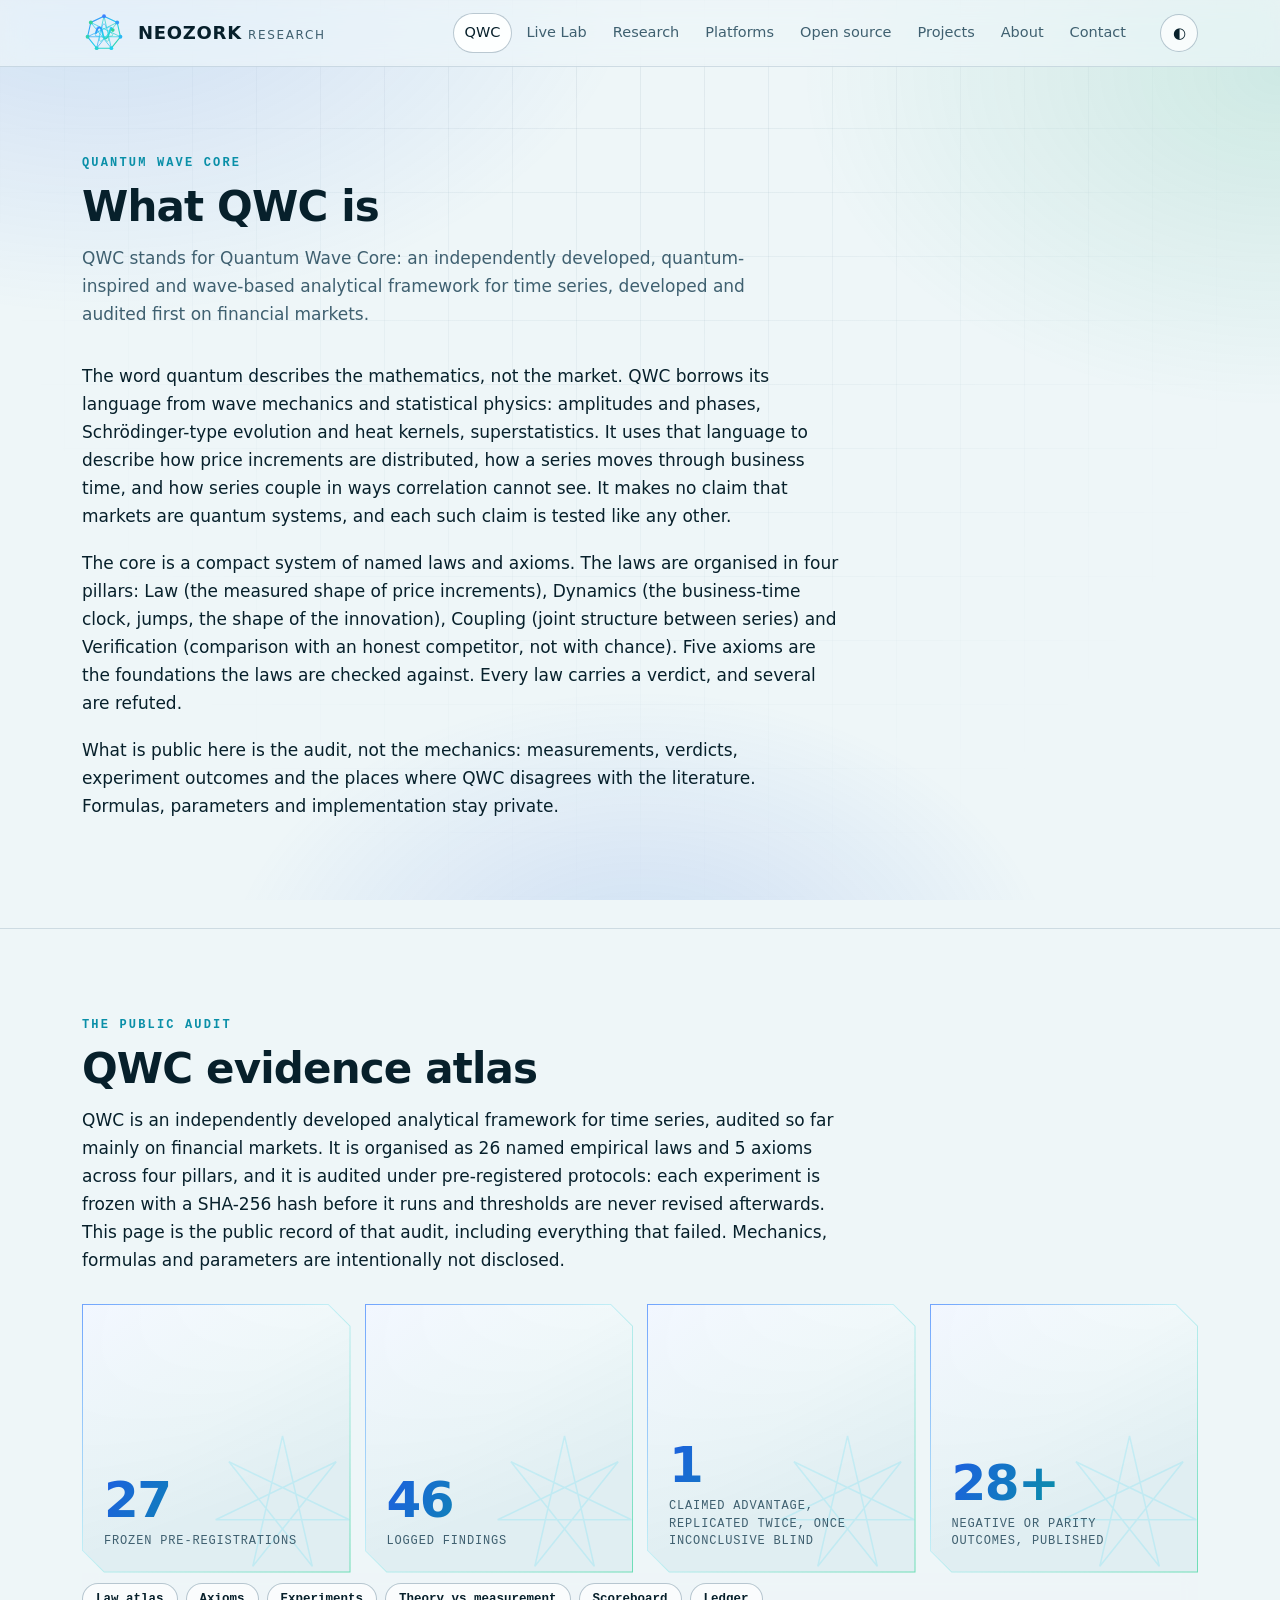
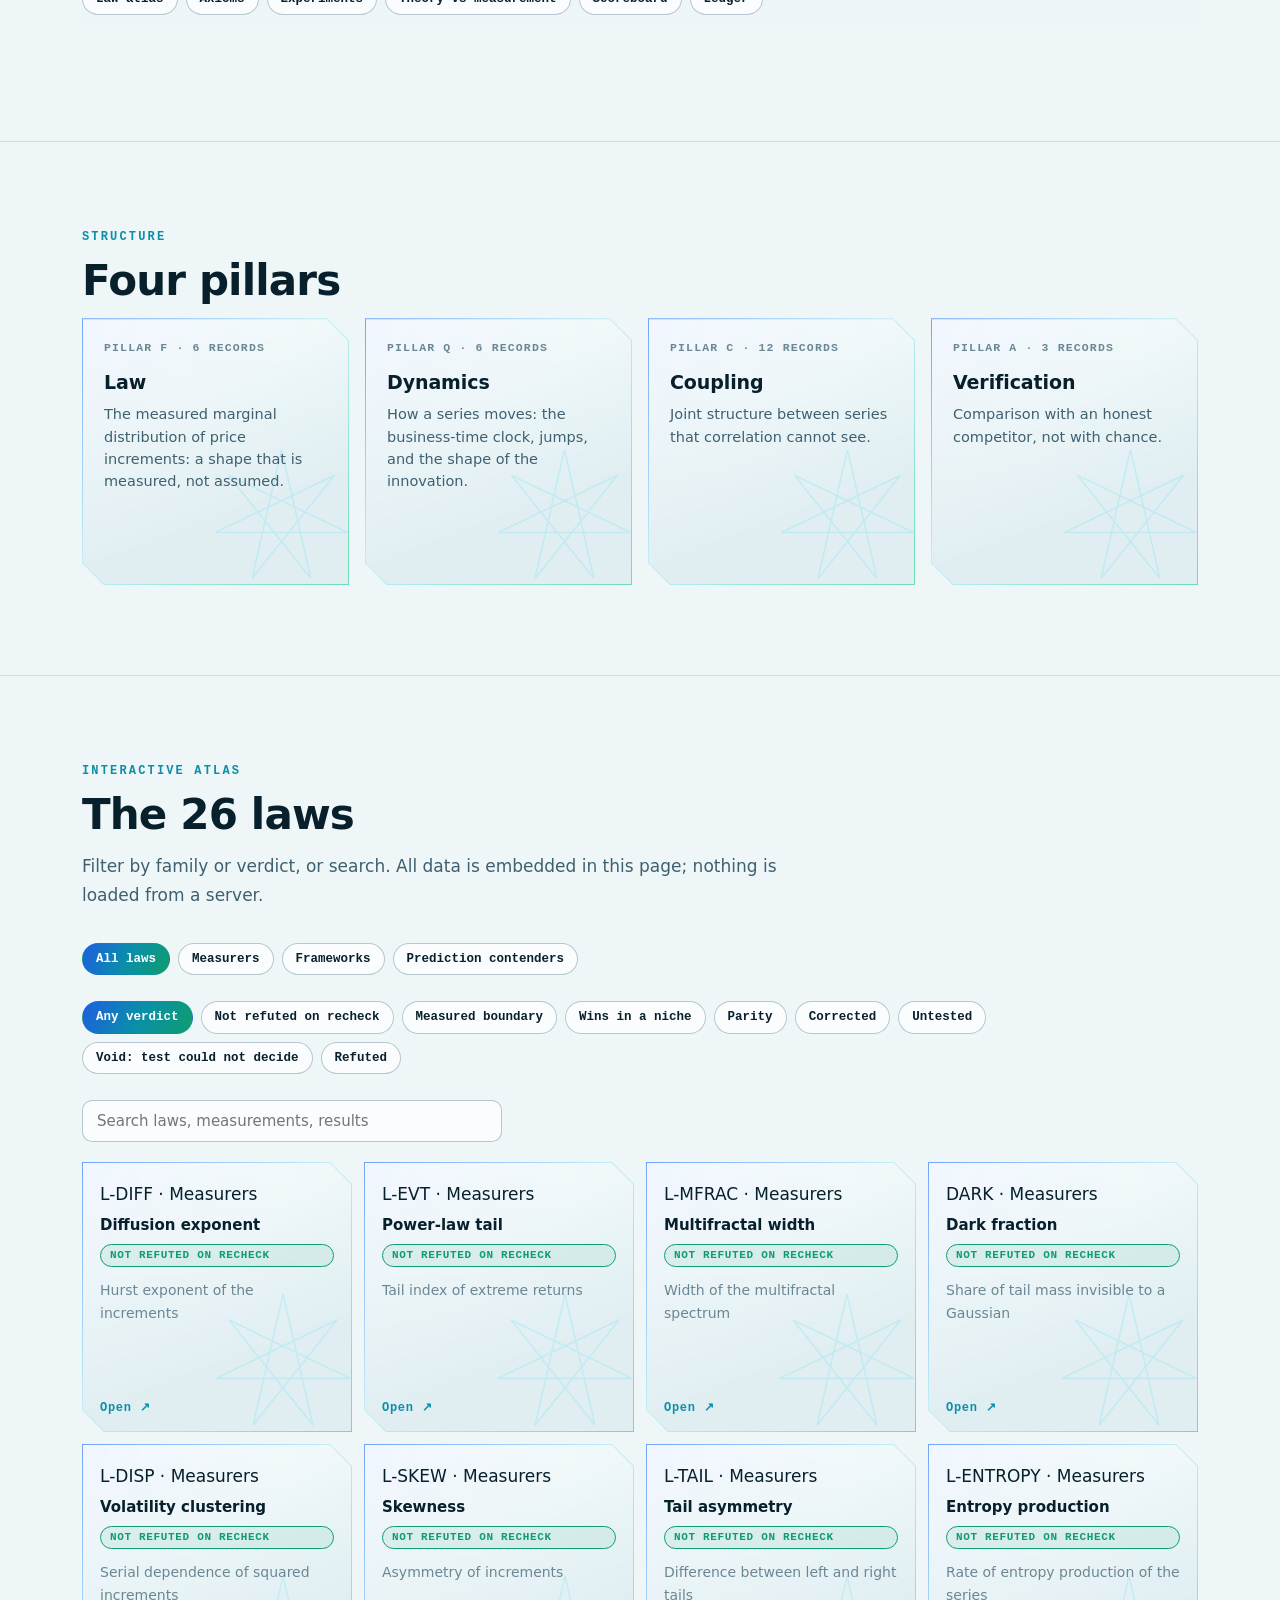
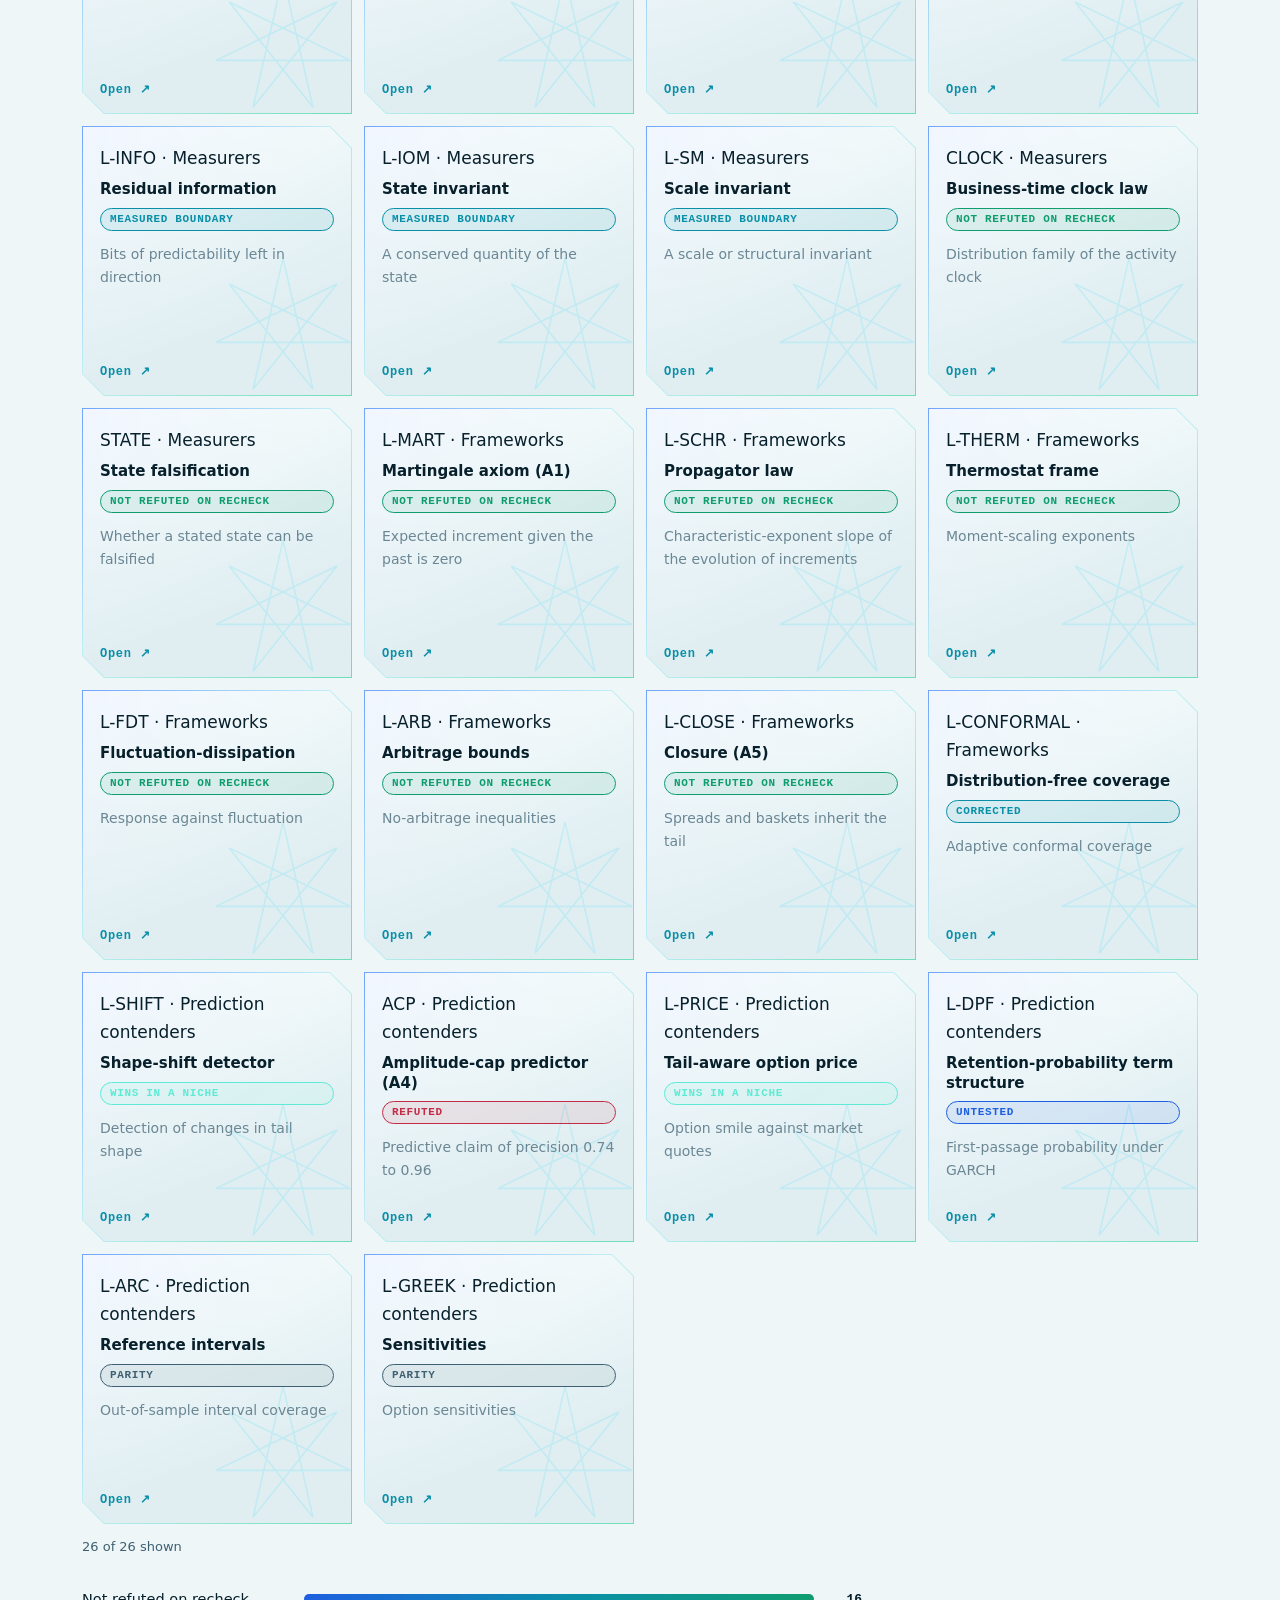
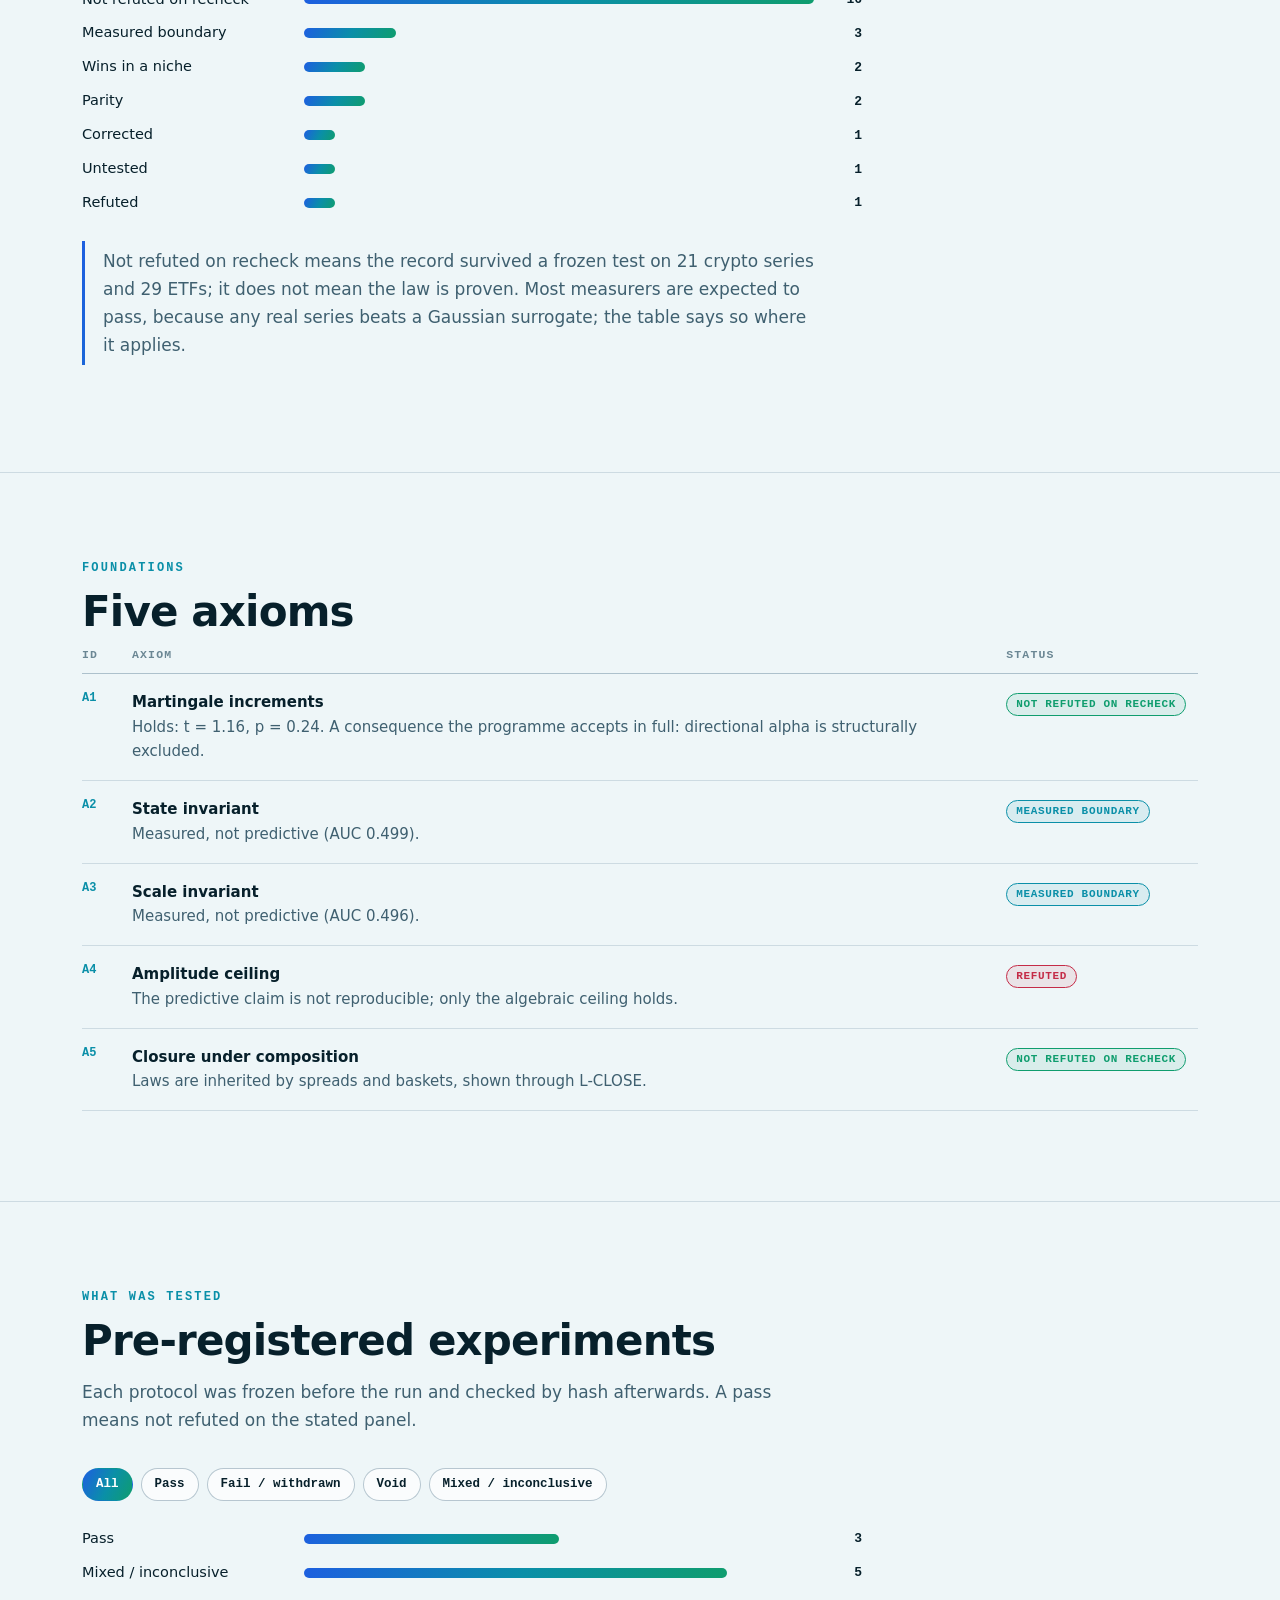
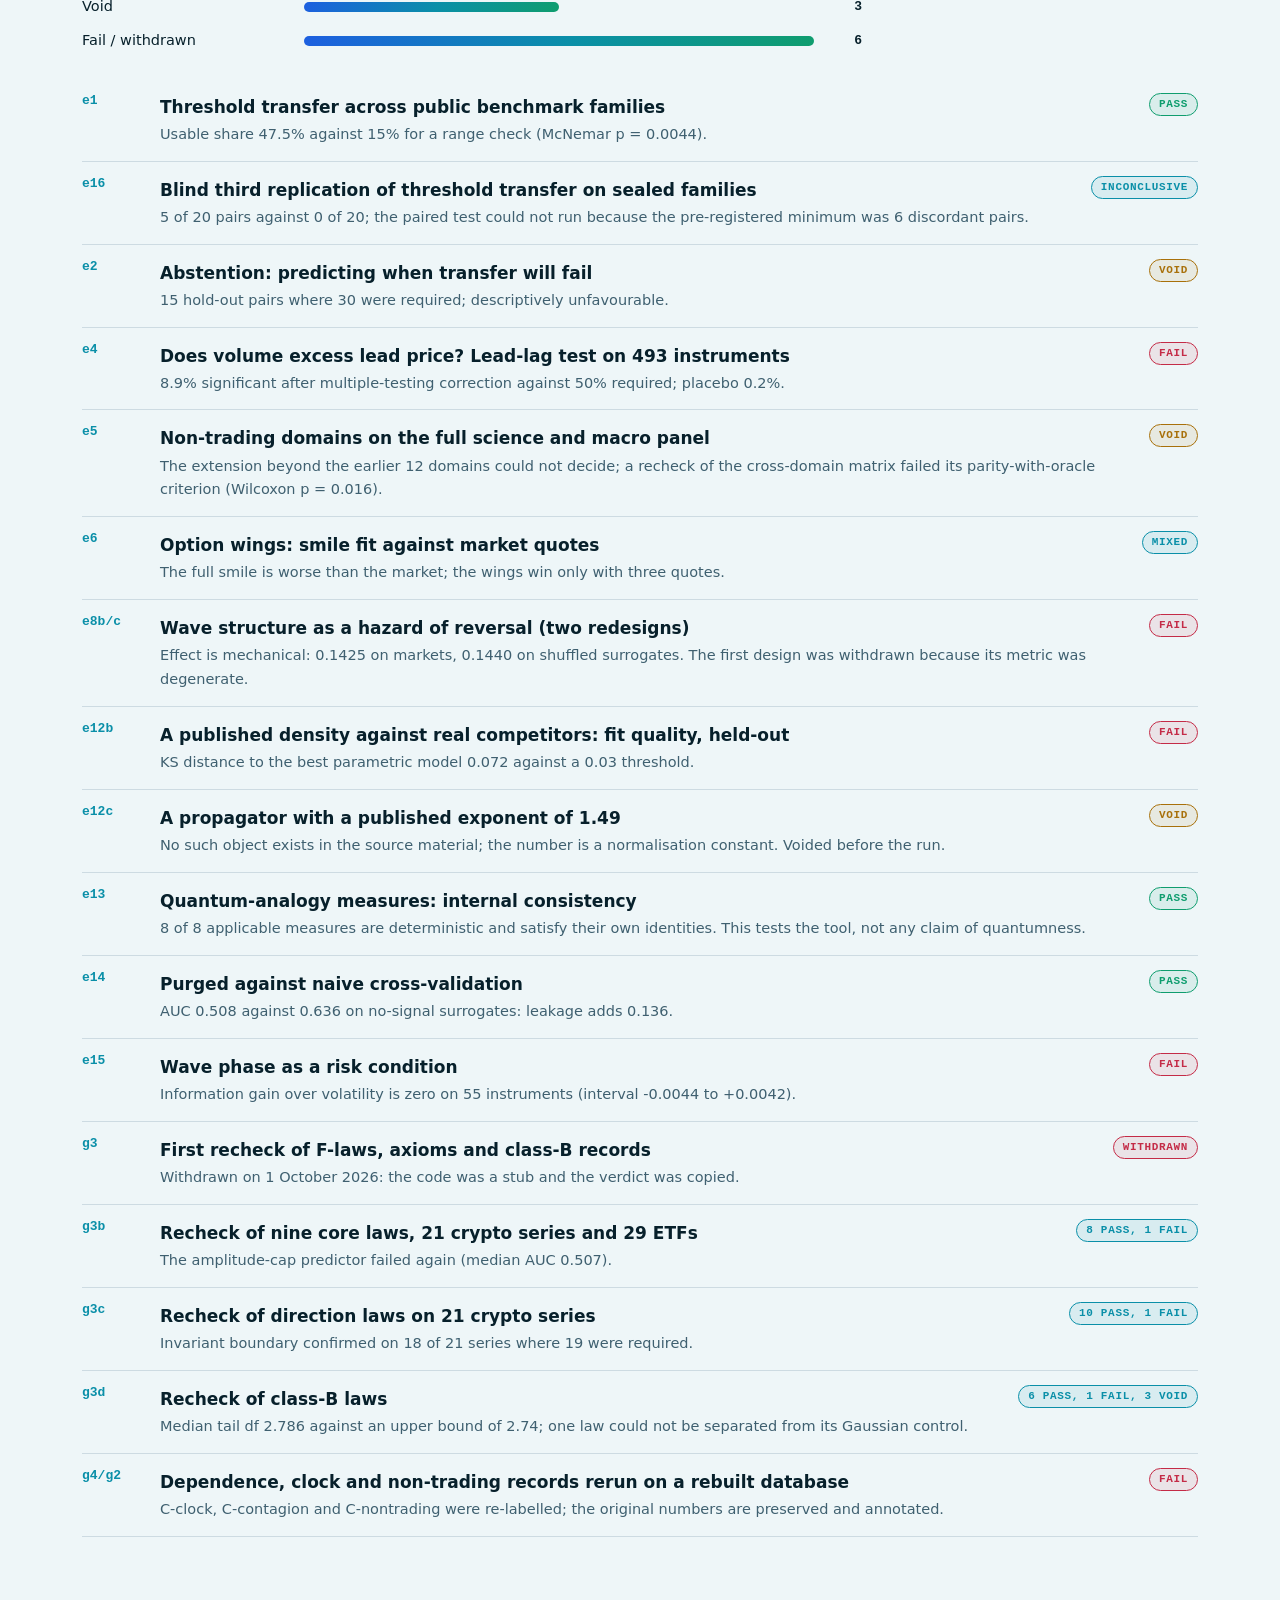
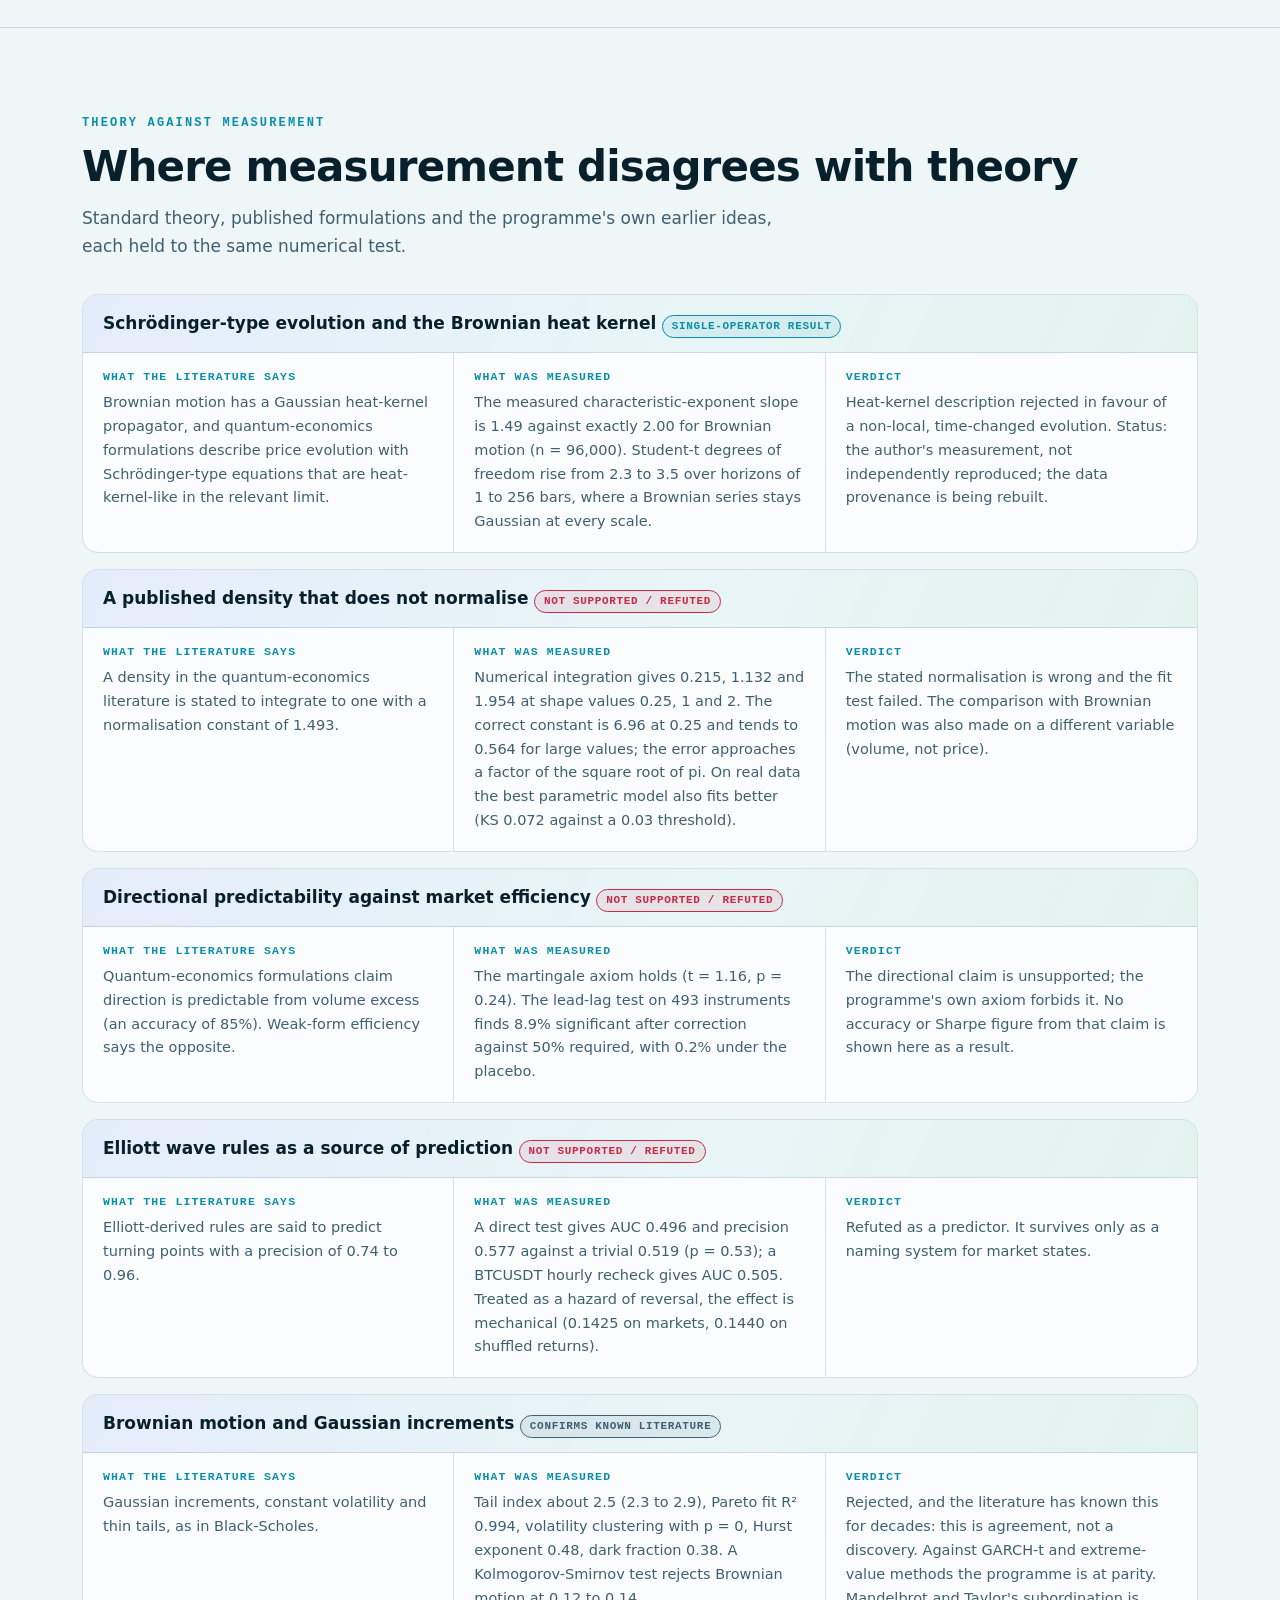
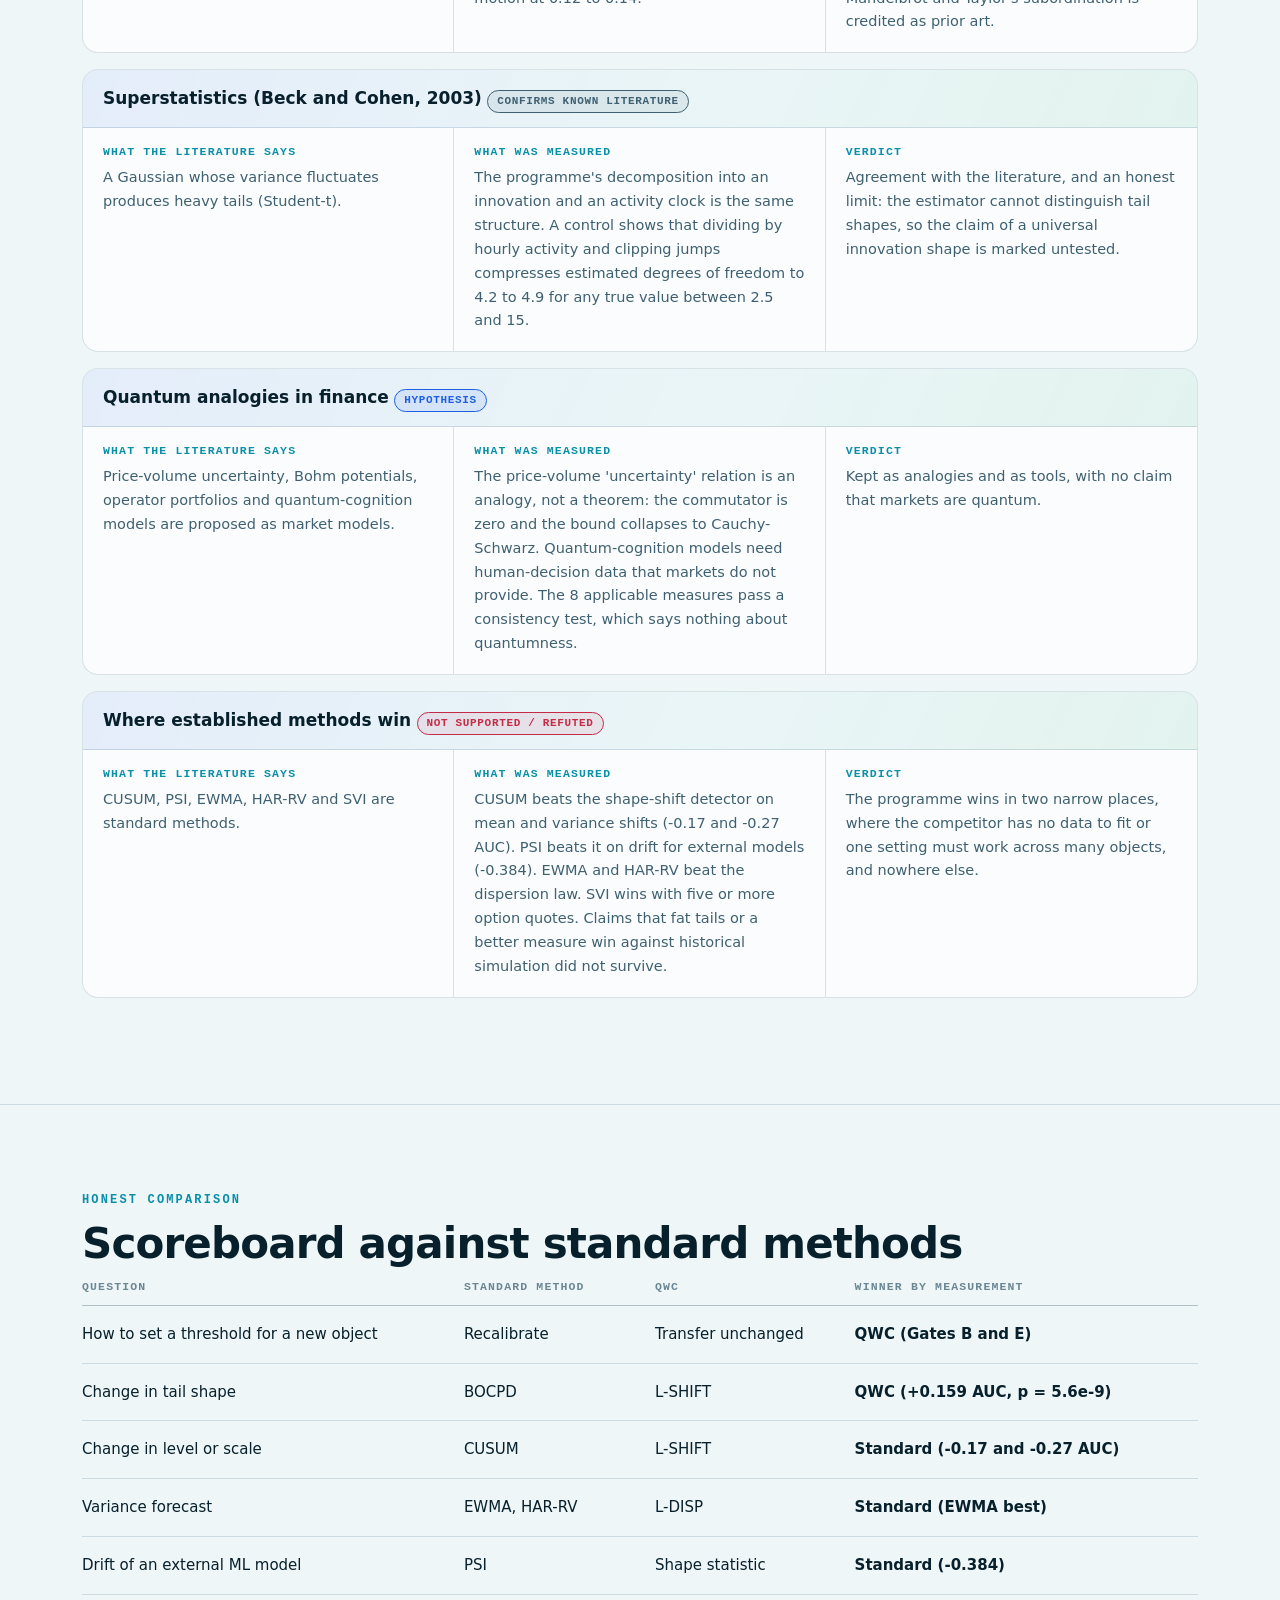
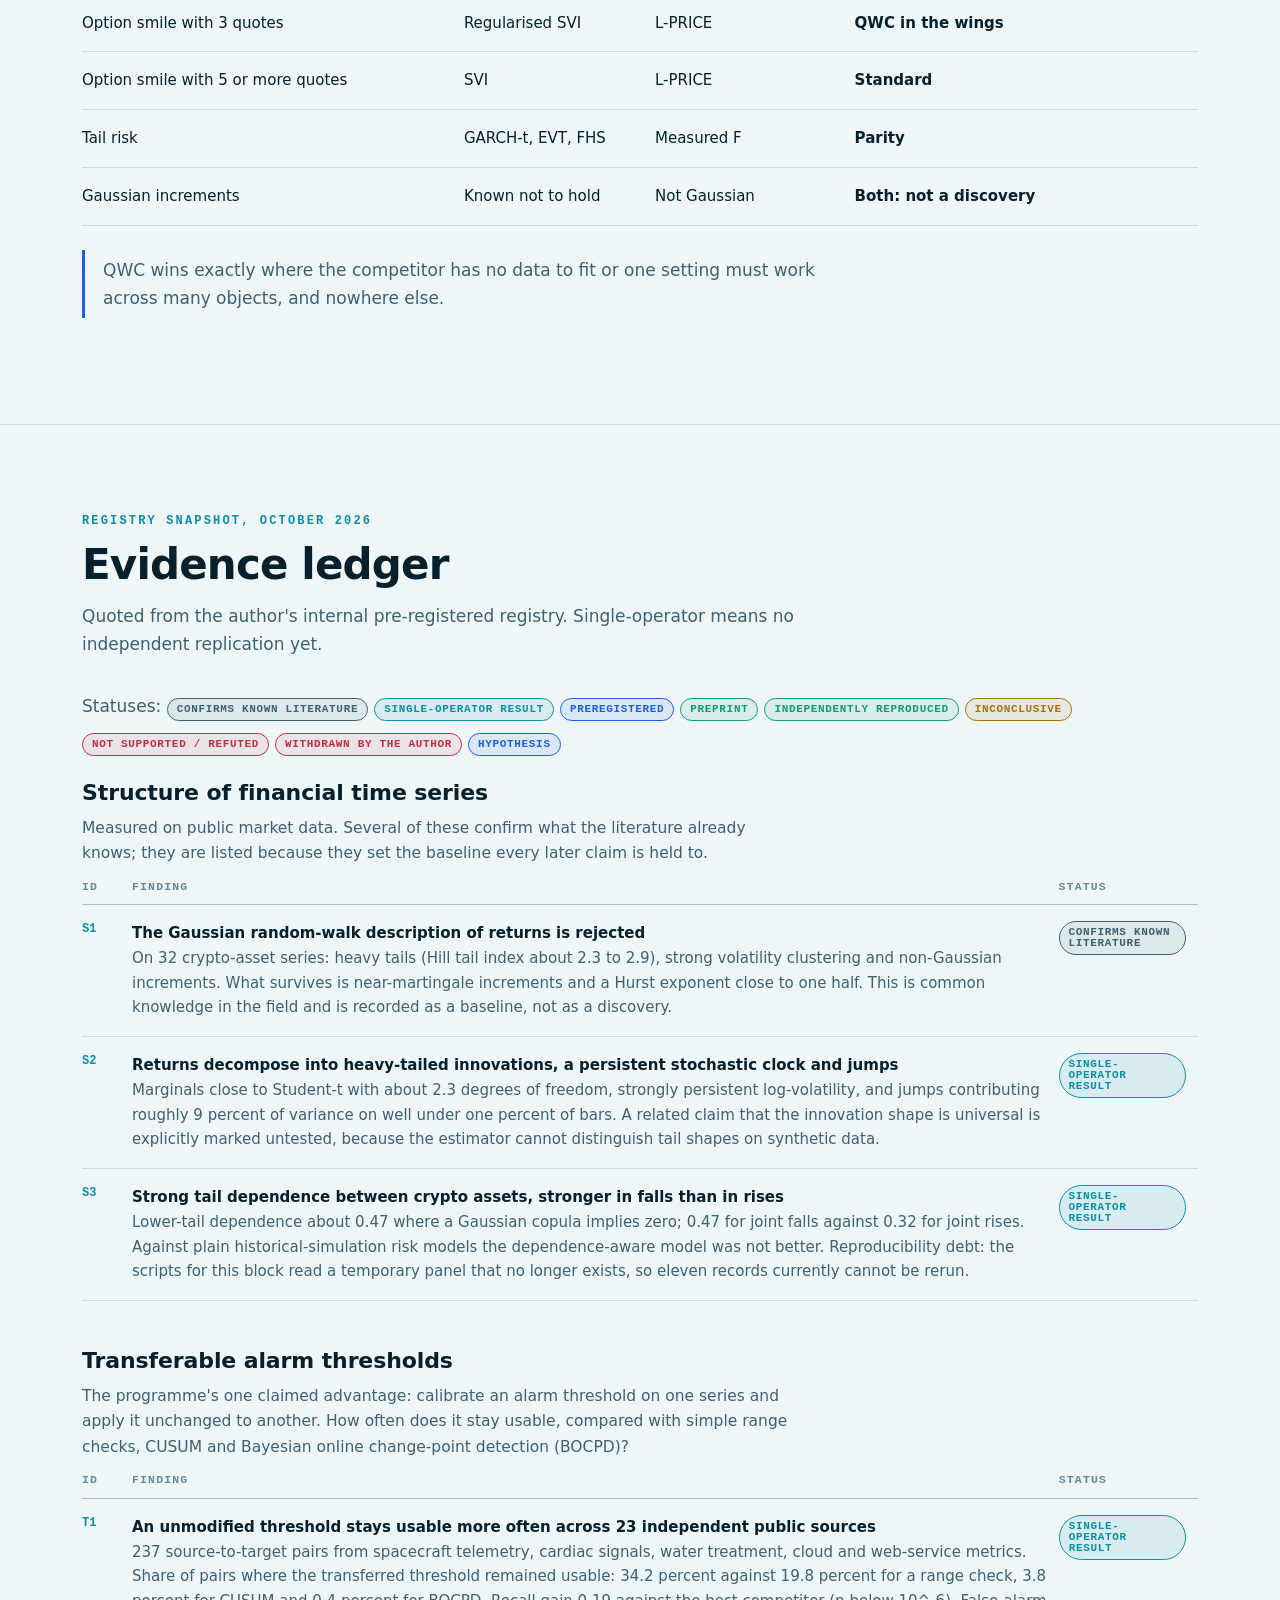
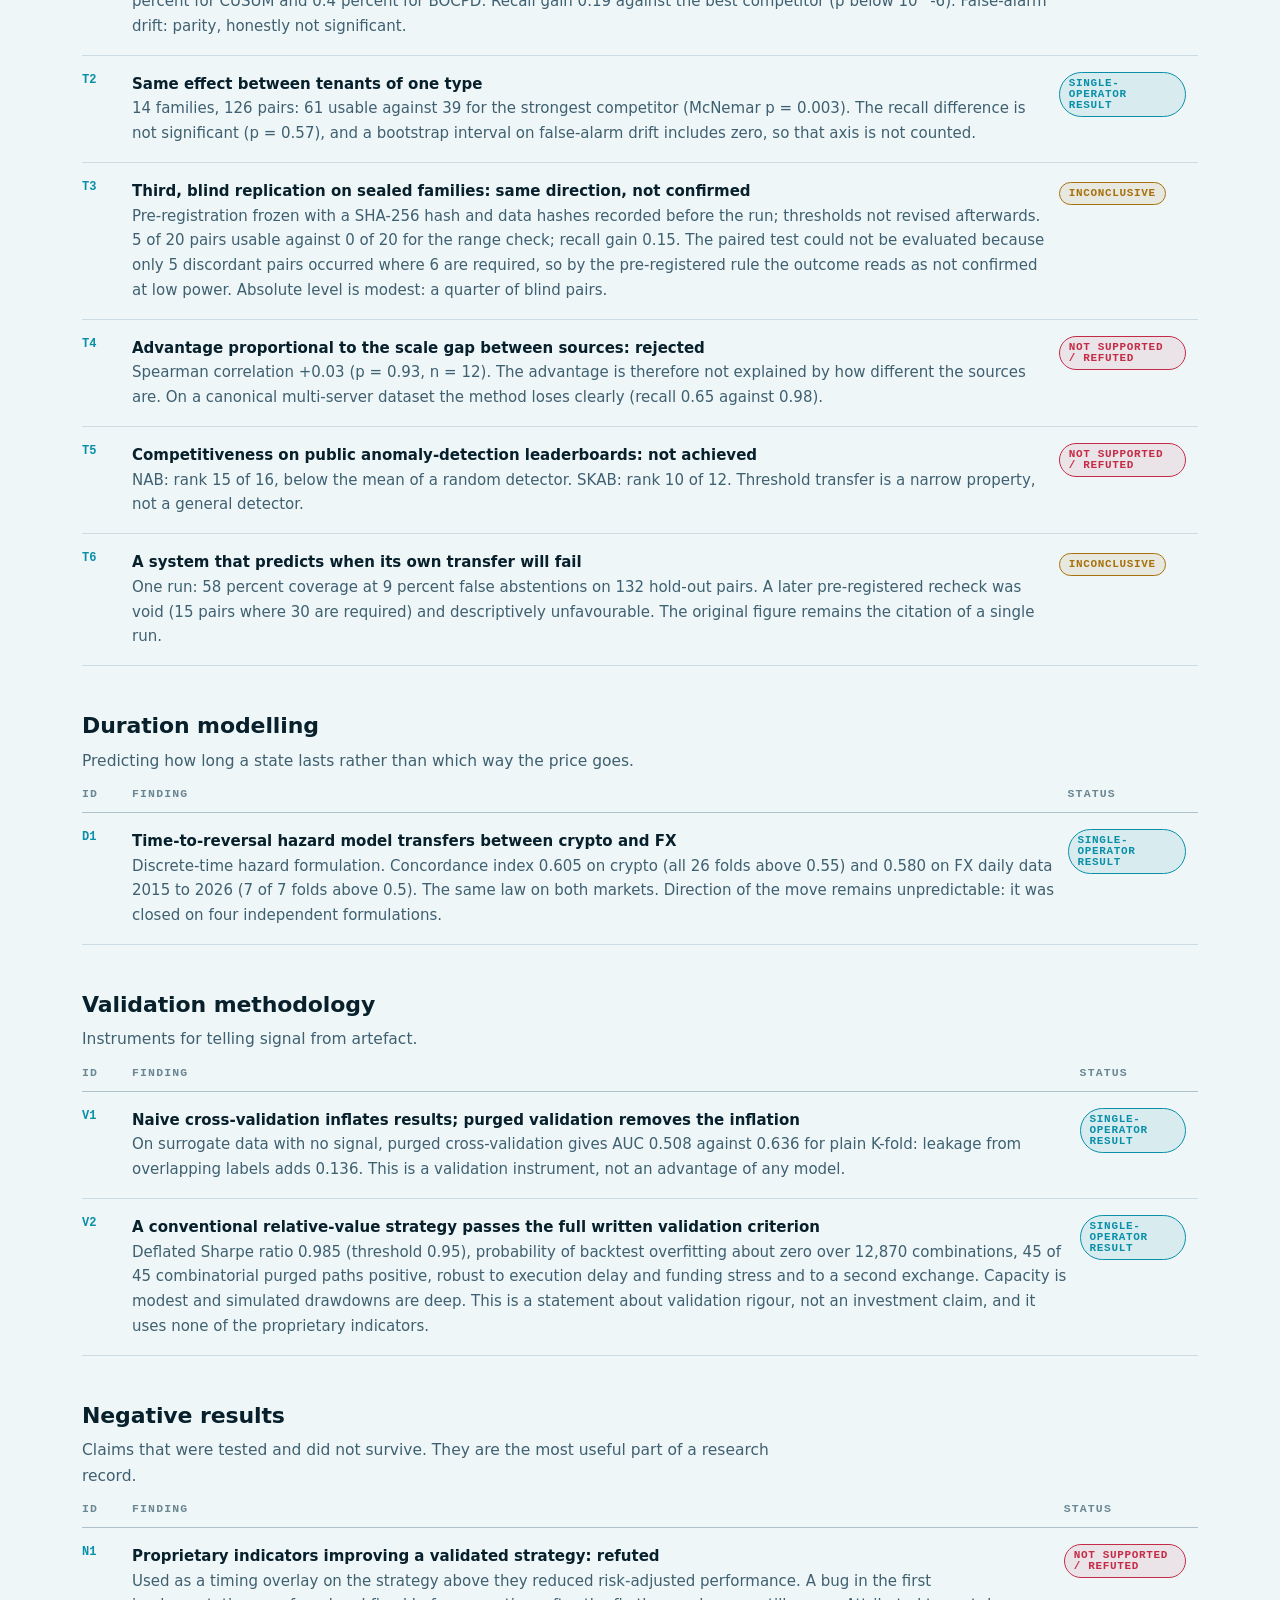
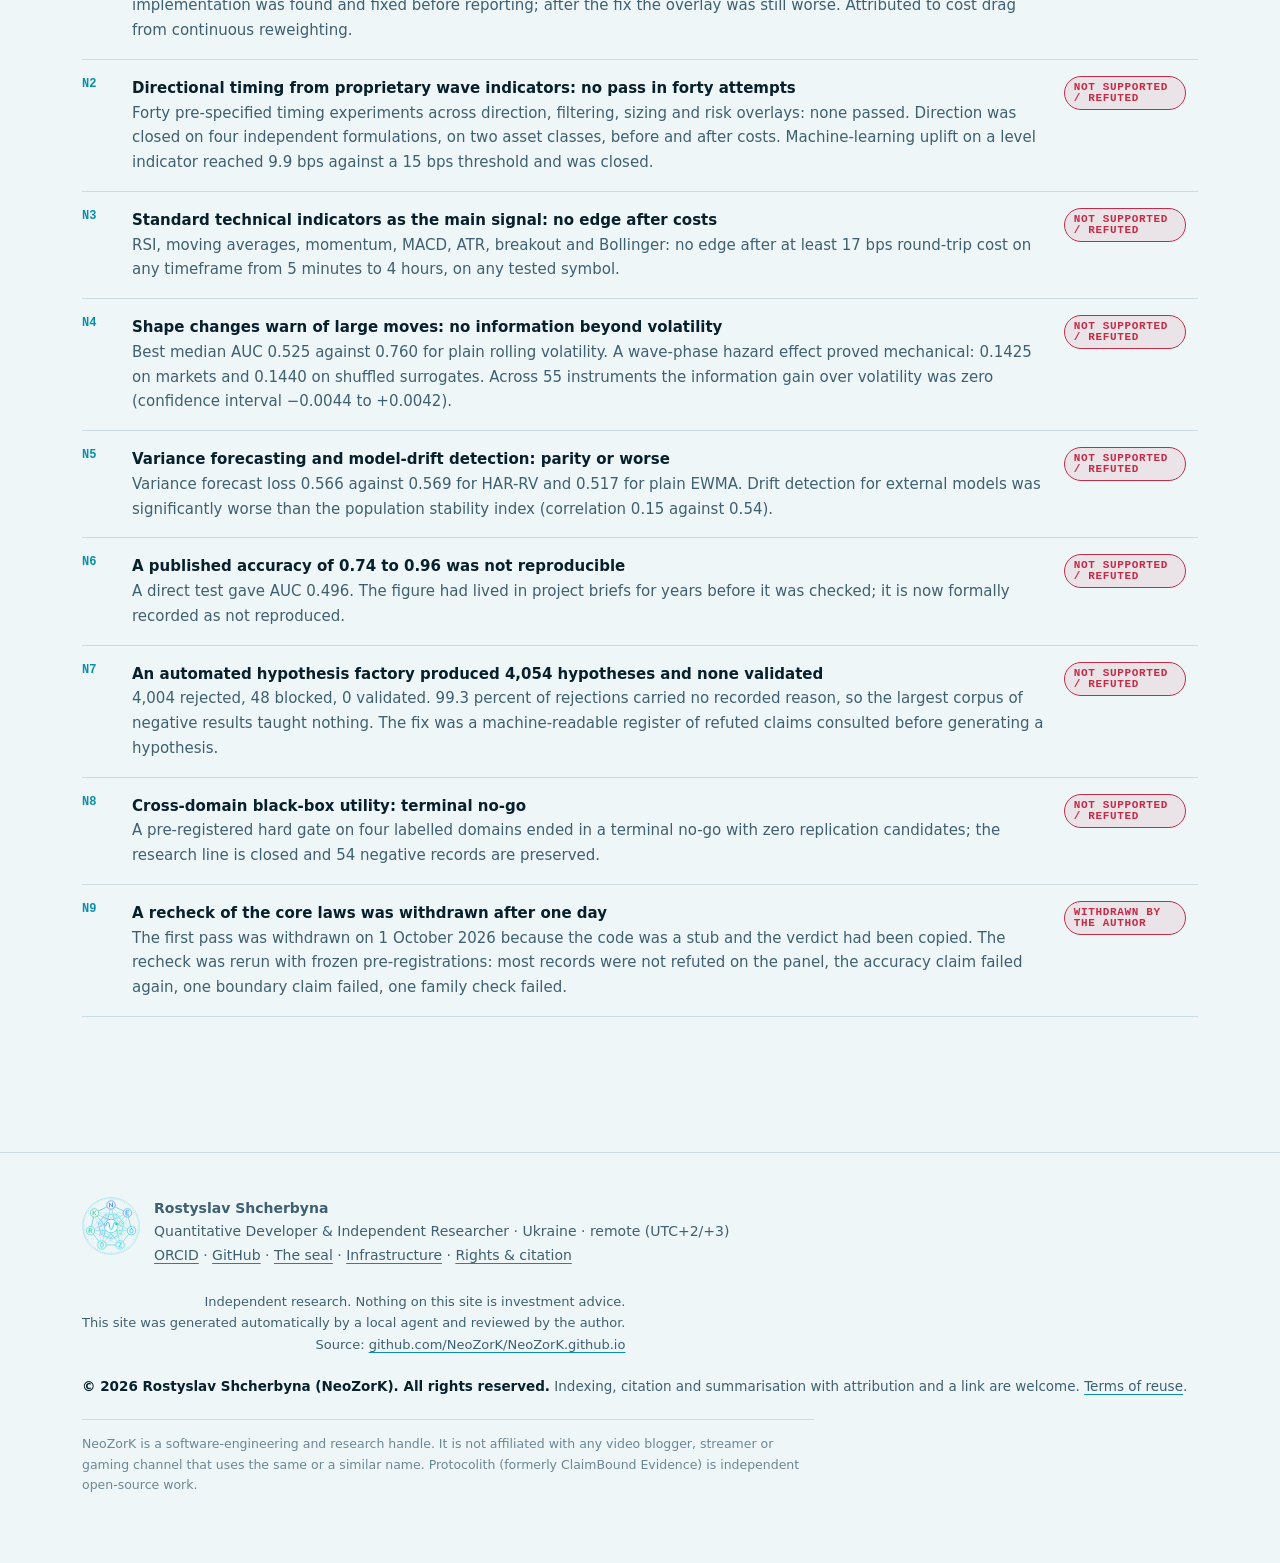
<file: qwc.html>
<!doctype html>
<html lang="en">
<head>
<meta charset="utf-8">
<meta name="viewport" content="width=device-width, initial-scale=1">
<title>QWC evidence atlas · NeoZorK Research</title>
<meta name="description" content="26 empirical laws, 5 axioms and pre-registered experiments on time series, with verdicts, failures and comparisons against standard methods.">
<meta name="author" content="Rostyslav Shcherbyna">
<meta name="copyright" content="© 2026 Rostyslav Shcherbyna (NeoZorK). All rights reserved.">
<meta name="rights" content="© 2026 Rostyslav Shcherbyna (NeoZorK). All rights reserved. Indexing, citation and summarisation with attribution and a link are welcome.">
<meta name="robots" content="index,follow,max-snippet:-1,max-image-preview:large">
<meta name="creator" content="Rostyslav Shcherbyna"><meta name="publisher" content="NeoZorK Research">
<meta name="DC.title" content="QWC evidence atlas · NeoZorK Research"><meta name="DC.creator" content="Rostyslav Shcherbyna"><meta name="DC.rights" content="© 2026 Rostyslav Shcherbyna (NeoZorK). All rights reserved.">
<meta name="DC.language" content="en"><meta name="DC.publisher" content="NeoZorK Research"><meta name="DC.identifier" content="https://neozork.github.io/qwc.html">
<link rel="canonical" href="https://neozork.github.io/qwc.html">
<link rel="author" href="https://neozork.github.io/about.html"><link rel="me" href="https://orcid.org/0009-0000-3773-5789"><link rel="me" href="https://github.com/NeoZorK">
<link rel="alternate" type="text/plain" href="https://neozork.github.io/llms.txt" title="Summary for language-model agents">
<meta property="og:title" content="QWC evidence atlas · NeoZorK Research"><meta property="og:description" content="26 empirical laws, 5 axioms and pre-registered experiments on time series, with verdicts, failures and comparisons against standard methods."><meta property="og:type" content="website">
<meta property="og:url" content="https://neozork.github.io/qwc.html"><meta property="og:site_name" content="NeoZorK Research"><meta property="og:locale" content="en_US">
<meta name="twitter:card" content="summary_large_image"><meta name="twitter:title" content="QWC evidence atlas · NeoZorK Research"><meta name="twitter:description" content="26 empirical laws, 5 axioms and pre-registered experiments on time series, with verdicts, failures and comparisons against standard methods.">
<meta property="og:image" content="https://neozork.github.io/assets/og.png"><meta property="og:image:width" content="1200"><meta property="og:image:height" content="630"><meta name="twitter:image" content="https://neozork.github.io/assets/og.png">
<meta name="theme-color" content="#050d16">
<meta name="generator" content="NeoZorK local agent">
<link rel="icon" href="data:image/svg+xml,%3Csvg%20xmlns%3D%22http%3A//www.w3.org/2000/svg%22%20viewBox%3D%220%200%20120%20120%22%3E%3Cdefs%3E%3ClinearGradient%20id%3D%22nzg%22%20x1%3D%220%22%20y1%3D%220%22%20x2%3D%221%22%20y2%3D%221%22%3E%3Cstop%20offset%3D%220%22%20stop-color%3D%22%233b82ff%22/%3E%3Cstop%20offset%3D%22.55%22%20stop-color%3D%22%2322d3ee%22/%3E%3Cstop%20offset%3D%221%22%20stop-color%3D%22%2334d399%22/%3E%3C/linearGradient%3E%3ClinearGradient%20id%3D%22nzg2%22%20x1%3D%221%22%20y1%3D%220%22%20x2%3D%220%22%20y2%3D%221%22%3E%3Cstop%20offset%3D%220%22%20stop-color%3D%22%2334d399%22/%3E%3Cstop%20offset%3D%22.5%22%20stop-color%3D%22%2322d3ee%22/%3E%3Cstop%20offset%3D%221%22%20stop-color%3D%22%233b82ff%22/%3E%3C/linearGradient%3E%3C/defs%3E%3Crect%20width%3D%22120%22%20height%3D%22120%22%20rx%3D%2226%22%20fill%3D%22%23050d16%22/%3E%3Cpath%20d%3D%22M60.00%2014.00L95.96%2031.32L104.85%2070.24L79.96%20101.44L40.04%20101.44L15.15%2070.24L24.04%2031.32Z%22%20fill%3D%22none%22%20stroke%3D%22url%28%23nzg%29%22%20stroke-width%3D%223%22/%3E%3Cpath%20d%3D%22M60.00%2014.00L79.96%20101.44L24.04%2031.32L104.85%2070.24L15.15%2070.24L95.96%2031.32L40.04%20101.44Z%22%20fill%3D%22none%22%20stroke%3D%22url%28%23nzg2%29%22%20stroke-width%3D%222.2%22%20opacity%3D%22.9%22/%3E%3Cpath%20d%3D%22M80.00%2060.00L80.38%2060.25L80.75%2060.50L81.12%2060.77L81.47%2061.04L81.81%2061.32L82.13%2061.61L82.43%2061.90L82.71%2062.20L82.97%2062.51L83.20%2062.82L83.40%2063.13L83.57%2063.44L83.71%2063.76L83.82%2064.07L83.90%2064.38L83.94%2064.69L83.95%2064.99L83.92%2065.29L83.85%2065.57L83.76%2065.86L83.62%2066.13L83.46%2066.39L83.26%2066.64L83.03%2066.87L82.77%2067.10L82.48%2067.31L82.17%2067.50L81.83%2067.68L81.47%2067.85L81.09%2068.00L80.69%2068.14L80.28%2068.26L79.85%2068.36L79.42%2068.46L78.98%2068.54L78.53%2068.61L78.08%2068.67L77.64%2068.72L77.19%2068.76L76.76%2068.79L76.33%2068.82L75.91%2068.85L75.50%2068.87L75.11%2068.89L74.74%2068.91L74.39%2068.94L74.05%2068.97L73.74%2069.00L73.45%2069.04L73.18%2069.10L72.94%2069.16L72.72%2069.24L72.52%2069.33L72.35%2069.44L72.21%2069.56L72.09%2069.71L71.99%2069.87L71.91%2070.05L71.86%2070.25L71.82%2070.47L71.80%2070.72L71.81%2070.98L71.82%2071.26L71.85%2071.57L71.89%2071.89L71.94%2072.24L72.00%2072.60L72.07%2072.97L72.13%2073.37L72.20%2073.78L72.27%2074.20L72.34%2074.63L72.40%2075.06L72.46%2075.51L72.50%2075.96L72.54%2076.41L72.56%2076.86L72.57%2077.31L72.57%2077.75L72.55%2078.18L72.51%2078.60L72.46%2079.01L72.38%2079.41L72.29%2079.79L72.18%2080.15L72.05%2080.48L71.90%2080.80L71.72%2081.08L71.53%2081.35L71.32%2081.58L71.10%2081.78L70.85%2081.95L70.59%2082.09L70.32%2082.20L70.02%2082.27L69.72%2082.32L69.41%2082.33L69.08%2082.30L68.75%2082.25L68.41%2082.16L68.06%2082.05L67.71%2081.90L67.35%2081.73L67.00%2081.54L66.64%2081.32L66.29%2081.08L65.94%2080.82L65.59%2080.54L65.25%2080.25L64.92%2079.95L64.59%2079.63L64.27%2079.32L63.96%2079.00L63.66%2078.67L63.36%2078.36L63.08%2078.04L62.81%2077.74L62.55%2077.44L62.29%2077.16L62.05%2076.89L61.82%2076.64L61.59%2076.41L61.37%2076.21L61.16%2076.02L60.96%2075.87L60.76%2075.74L60.57%2075.63L60.38%2075.56L60.19%2075.51L60.00%2075.50L59.81%2075.51L59.62%2075.56L59.43%2075.63L59.24%2075.74L59.04%2075.87L58.84%2076.02L58.63%2076.21L58.41%2076.41L58.18%2076.64L57.95%2076.89L57.71%2077.16L57.45%2077.44L57.19%2077.74L56.92%2078.04L56.64%2078.36L56.34%2078.67L56.04%2079.00L55.73%2079.32L55.41%2079.63L55.08%2079.95L54.75%2080.25L54.41%2080.54L54.06%2080.82L53.71%2081.08L53.36%2081.32L53.00%2081.54L52.65%2081.73L52.29%2081.90L51.94%2082.05L51.59%2082.16L51.25%2082.25L50.92%2082.30L50.59%2082.33L50.28%2082.32L49.98%2082.27L49.68%2082.20L49.41%2082.09L49.15%2081.95L48.90%2081.78L48.68%2081.58L48.47%2081.35L48.28%2081.08L48.10%2080.80L47.95%2080.48L47.82%2080.15L47.71%2079.79L47.62%2079.41L47.54%2079.01L47.49%2078.60L47.45%2078.18L47.43%2077.75L47.43%2077.31L47.44%2076.86L47.46%2076.41L47.50%2075.96L47.54%2075.51L47.60%2075.06L47.66%2074.63L47.73%2074.20L47.80%2073.78L47.87%2073.37L47.93%2072.97L48.00%2072.60L48.06%2072.24L48.11%2071.89L48.15%2071.57L48.18%2071.26L48.19%2070.98L48.20%2070.72L48.18%2070.47L48.14%2070.25L48.09%2070.05L48.01%2069.87L47.91%2069.71L47.79%2069.56L47.65%2069.44L47.48%2069.33L47.28%2069.24L47.06%2069.16L46.82%2069.10L46.55%2069.04L46.26%2069.00L45.95%2068.97L45.61%2068.94L45.26%2068.91L44.89%2068.89L44.50%2068.87L44.09%2068.85L43.67%2068.82L43.24%2068.79L42.81%2068.76L42.36%2068.72L41.92%2068.67L41.47%2068.61L41.02%2068.54L40.58%2068.46L40.15%2068.36L39.72%2068.26L39.31%2068.14L38.91%2068.00L38.53%2067.85L38.17%2067.68L37.83%2067.50L37.52%2067.31L37.23%2067.10L36.97%2066.87L36.74%2066.64L36.54%2066.39L36.38%2066.13L36.24%2065.86L36.15%2065.57L36.08%2065.29L36.05%2064.99L36.06%2064.69L36.10%2064.38L36.18%2064.07L36.29%2063.76L36.43%2063.44L36.60%2063.13L36.80%2062.82L37.03%2062.51L37.29%2062.20L37.57%2061.90L37.87%2061.61L38.19%2061.32L38.53%2061.04L38.88%2060.77L39.25%2060.50L39.62%2060.25L40.00%2060.00L40.38%2059.76L40.76%2059.54L41.14%2059.32L41.52%2059.11L41.88%2058.90L42.23%2058.71L42.57%2058.52L42.90%2058.34L43.20%2058.17L43.49%2058.00L43.75%2057.83L43.99%2057.66L44.21%2057.50L44.39%2057.33L44.55%2057.17L44.68%2057.00L44.79%2056.83L44.86%2056.65L44.90%2056.47L44.92%2056.28L44.90%2056.09L44.86%2055.88L44.79%2055.66L44.70%2055.43L44.58%2055.20L44.44%2054.94L44.28%2054.68L44.10%2054.41L43.90%2054.12L43.69%2053.81L43.47%2053.50L43.23%2053.17L42.99%2052.83L42.75%2052.48L42.50%2052.12L42.26%2051.75L42.01%2051.38L41.78%2050.99L41.55%2050.60L41.34%2050.21L41.14%2049.81L40.95%2049.41L40.78%2049.01L40.63%2048.61L40.51%2048.22L40.41%2047.83L40.33%2047.45L40.28%2047.08L40.26%2046.72L40.26%2046.38L40.29%2046.04L40.36%2045.73L40.45%2045.43L40.57%2045.15L40.72%2044.90L40.90%2044.66L41.11%2044.45L41.34%2044.26L41.60%2044.09L41.88%2043.95L42.19%2043.83L42.51%2043.74L42.86%2043.67L43.23%2043.63L43.61%2043.61L44.00%2043.61L44.41%2043.64L44.83%2043.68L45.25%2043.75L45.68%2043.84L46.11%2043.94L46.55%2044.05L46.98%2044.18L47.41%2044.32L47.83%2044.47L48.25%2044.63L48.66%2044.78L49.06%2044.94L49.45%2045.10L49.83%2045.26L50.19%2045.41L50.54%2045.56L50.87%2045.69L51.19%2045.81L51.49%2045.92L51.77%2046.01L52.04%2046.08L52.29%2046.13L52.52%2046.15L52.74%2046.16L52.94%2046.14L53.13%2046.09L53.30%2046.02L53.46%2045.92L53.61%2045.80L53.75%2045.64L53.88%2045.46L54.00%2045.26L54.11%2045.02L54.22%2044.76L54.33%2044.48L54.43%2044.17L54.53%2043.84L54.64%2043.49L54.74%2043.13L54.85%2042.75L54.96%2042.35L55.08%2041.94L55.21%2041.53L55.34%2041.11L55.49%2040.68L55.64%2040.26L55.80%2039.84L55.97%2039.42L56.15%2039.01L56.35%2038.61L56.55%2038.23L56.77%2037.86L56.99%2037.51L57.23%2037.18L57.48%2036.88L57.73%2036.60L57.99%2036.35L58.27%2036.13L58.54%2035.94L58.83%2035.78L59.12%2035.66L59.41%2035.57L59.70%2035.52L60.00%2035.50L60.30%2035.52L60.59%2035.57L60.88%2035.66L61.17%2035.78L61.46%2035.94L61.73%2036.13L62.01%2036.35L62.27%2036.60L62.52%2036.88L62.77%2037.18L63.01%2037.51L63.23%2037.86L63.45%2038.23L63.65%2038.61L63.85%2039.01L64.03%2039.42L64.20%2039.84L64.36%2040.26L64.51%2040.68L64.66%2041.11L64.79%2041.53L64.92%2041.94L65.04%2042.35L65.15%2042.75L65.26%2043.13L65.36%2043.49L65.47%2043.84L65.57%2044.17L65.67%2044.48L65.78%2044.76L65.89%2045.02L66.00%2045.26L66.12%2045.46L66.25%2045.64L66.39%2045.80L66.54%2045.92L66.70%2046.02L66.87%2046.09L67.06%2046.14L67.26%2046.16L67.48%2046.15L67.71%2046.13L67.96%2046.08L68.23%2046.01L68.51%2045.92L68.81%2045.81L69.13%2045.69L69.46%2045.56L69.81%2045.41L70.17%2045.26L70.55%2045.10L70.94%2044.94L71.34%2044.78L71.75%2044.63L72.17%2044.47L72.59%2044.32L73.02%2044.18L73.45%2044.05L73.89%2043.94L74.32%2043.84L74.75%2043.75L75.17%2043.68L75.59%2043.64L76.00%2043.61L76.39%2043.61L76.77%2043.63L77.14%2043.67L77.49%2043.74L77.81%2043.83L78.12%2043.95L78.40%2044.09L78.66%2044.26L78.89%2044.45L79.10%2044.66L79.28%2044.90L79.43%2045.15L79.55%2045.43L79.64%2045.73L79.71%2046.04L79.74%2046.38L79.74%2046.72L79.72%2047.08L79.67%2047.45L79.59%2047.83L79.49%2048.22L79.37%2048.61L79.22%2049.01L79.05%2049.41L78.86%2049.81L78.66%2050.21L78.45%2050.60L78.22%2050.99L77.99%2051.38L77.74%2051.75L77.50%2052.12L77.25%2052.48L77.01%2052.83L76.77%2053.17L76.53%2053.50L76.31%2053.81L76.10%2054.12L75.90%2054.41L75.72%2054.68L75.56%2054.94L75.42%2055.20L75.30%2055.43L75.21%2055.66L75.14%2055.88L75.10%2056.09L75.08%2056.28L75.10%2056.47L75.14%2056.65L75.21%2056.83L75.32%2057.00L75.45%2057.17L75.61%2057.33L75.79%2057.50L76.01%2057.66L76.25%2057.83L76.51%2058.00L76.80%2058.17L77.10%2058.34L77.43%2058.52L77.77%2058.71L78.12%2058.90L78.48%2059.11L78.86%2059.32L79.24%2059.54L79.62%2059.76L80.00%2060.00Z%22%20fill%3D%22none%22%20stroke%3D%22url%28%23nzg%29%22%20stroke-width%3D%222%22/%3E%3Cpath%20d%3D%22M38%2060C43%2040%2052%2040%2056%2060S68%2080%2074%2060%2080%2046%2084%2052%22%20fill%3D%22none%22%20stroke%3D%22url%28%23nzg%29%22%20stroke-width%3D%225%22%20stroke-linecap%3D%22round%22/%3E%3Ccircle%20cx%3D%2284%22%20cy%3D%2252%22%20r%3D%225%22%20fill%3D%22%2334d399%22/%3E%3Ccircle%20cx%3D%2260.00%22%20cy%3D%2214.00%22%20r%3D%225.2%22%20fill%3D%22%233b82ff%22/%3E%3Ccircle%20cx%3D%2295.96%22%20cy%3D%2231.32%22%20r%3D%225.2%22%20fill%3D%22%23339df9%22/%3E%3Ccircle%20cx%3D%22104.85%22%20cy%3D%2270.24%22%20r%3D%225.2%22%20fill%3D%22%232ab8f4%22/%3E%3Ccircle%20cx%3D%2279.96%22%20cy%3D%22101.44%22%20r%3D%225.2%22%20fill%3D%22%2322d3ee%22/%3E%3Ccircle%20cx%3D%2240.04%22%20cy%3D%22101.44%22%20r%3D%225.2%22%20fill%3D%22%2328d3d2%22/%3E%3Ccircle%20cx%3D%2215.15%22%20cy%3D%2270.24%22%20r%3D%225.2%22%20fill%3D%22%232ed3b5%22/%3E%3Ccircle%20cx%3D%2224.04%22%20cy%3D%2231.32%22%20r%3D%225.2%22%20fill%3D%22%2334d399%22/%3E%3C/svg%3E">
<link rel="stylesheet" href="assets/style.css">
<script type="application/ld+json">{"@context": "https://schema.org", "@graph": [{"@type": "Person", "@id": "https://neozork.github.io/#person", "name": "Rostyslav Shcherbyna", "alternateName": ["NeoZorK"], "url": "https://neozork.github.io/", "jobTitle": "Quantitative Developer & Independent Researcher", "sameAs": ["https://github.com/NeoZorK", "https://orcid.org/0009-0000-3773-5789", "https://doi.org/10.5281/zenodo.23479894", "https://www.linkedin.com/in/rostyslav-sh-", "https://explore.openaire.eu/search/result?id=od______2659%3A%3Ad7c40fba4087e0752ef89d2d1fd250f1"], "knowsAbout": ["Time-series science", "Econophysics", "Superstatistics", "Quantum-inspired modelling", "Evidence & reproducibility", "AI architecture"], "identifier": {"@type": "PropertyValue", "propertyID": "ORCID", "value": "0009-0000-3773-5789"}, "worksFor": {"@id": "https://neozork.github.io/#org"}, "image": "https://neozork.github.io/assets/portrait.jpg"}, {"@type": "Organization", "@id": "https://neozork.github.io/#org", "name": "NeoZorK Research", "url": "https://neozork.github.io/", "founder": {"@id": "https://neozork.github.io/#person"}, "logo": "https://neozork.github.io/assets/seal.svg"}, {"@type": "WebSite", "@id": "https://neozork.github.io/#site", "url": "https://neozork.github.io/", "name": "NeoZorK Research", "inLanguage": "en", "publisher": {"@id": "https://neozork.github.io/#org"}, "copyrightHolder": {"@id": "https://neozork.github.io/#person"}}, {"@type": "CollectionPage", "@id": "https://neozork.github.io/qwc.html#page", "url": "https://neozork.github.io/qwc.html", "name": "QWC evidence atlas · NeoZorK Research", "description": "26 empirical laws, 5 axioms and pre-registered experiments on time series, with verdicts, failures and comparisons against standard methods.", "inLanguage": "en", "isPartOf": {"@id": "https://neozork.github.io/#site"}, "author": {"@id": "https://neozork.github.io/#person"}, "creator": {"@id": "https://neozork.github.io/#person"}, "copyrightHolder": {"@id": "https://neozork.github.io/#person"}, "copyrightYear": 2026, "copyrightNotice": "© 2026 Rostyslav Shcherbyna (NeoZorK). All rights reserved.", "dateModified": "2026-10-19", "isAccessibleForFree": true}, {"@type": "Dataset", "@id": "https://neozork.github.io/qwc.html#dataset", "name": "QWC evidence atlas: laws, axioms and pre-registered experiments with verdicts", "description": "Public audit record of a quantum-inspired framework for market time series: named laws with verdicts, axioms, frozen experiments and conflicts with published theory. Mechanics are not disclosed.", "creator": {"@id": "https://neozork.github.io/#person"}, "copyrightHolder": {"@id": "https://neozork.github.io/#person"}, "copyrightNotice": "© 2026 Rostyslav Shcherbyna (NeoZorK). All rights reserved.", "isAccessibleForFree": true, "inLanguage": "en", "url": "https://neozork.github.io/qwc.html", "keywords": ["time series", "econophysics", "pre-registration", "negative results", "QWC", "Quantum Wave Core"]}]}</script>
</head>
<body>
<svg width="0" height="0" style="position:absolute" aria-hidden="true"><defs><linearGradient id="nzg" x1="0" y1="0" x2="1" y2="1"><stop offset="0" stop-color="#3b82ff"/><stop offset=".55" stop-color="#22d3ee"/><stop offset="1" stop-color="#34d399"/></linearGradient><linearGradient id="nzg2" x1="1" y1="0" x2="0" y2="1"><stop offset="0" stop-color="#34d399"/><stop offset=".5" stop-color="#22d3ee"/><stop offset="1" stop-color="#3b82ff"/></linearGradient><symbol id="nz-mark" viewBox="0 0 120 120"><circle cx="60" cy="60" r="59" fill="none" stroke="url(#nzg)" stroke-width=".5" opacity=".7"/><path d="M60.00 5.40L60.00 1.80M64.20 3.96L64.35 1.96M68.38 4.43L68.67 2.45M72.51 5.21L72.95 3.26M76.57 6.30L77.15 4.39M80.53 7.68L81.26 5.82M84.38 9.37L85.25 7.56M87.30 12.72L89.10 9.60M91.66 13.57L92.79 11.91M95.04 16.06L96.29 14.50M98.23 18.80L99.59 17.34M101.20 21.77L102.66 20.41M103.94 24.96L105.50 23.71M106.43 28.34L108.09 27.21M107.28 32.70L110.40 30.90M110.63 35.62L112.44 34.75M112.32 39.47L114.18 38.74M113.70 43.43L115.61 42.85M114.79 47.49L116.74 47.05M115.57 51.62L117.55 51.33M116.04 55.80L118.04 55.65M114.60 60.00L118.20 60.00M116.04 64.20L118.04 64.35M115.57 68.38L117.55 68.67M114.79 72.51L116.74 72.95M113.70 76.57L115.61 77.15M112.32 80.53L114.18 81.26M110.63 84.38L112.44 85.25M107.28 87.30L110.40 89.10M106.43 91.66L108.09 92.79M103.94 95.04L105.50 96.29M101.20 98.23L102.66 99.59M98.23 101.20L99.59 102.66M95.04 103.94L96.29 105.50M91.66 106.43L92.79 108.09M87.30 107.28L89.10 110.40M84.38 110.63L85.25 112.44M80.53 112.32L81.26 114.18M76.57 113.70L77.15 115.61M72.51 114.79L72.95 116.74M68.38 115.57L68.67 117.55M64.20 116.04L64.35 118.04M60.00 114.60L60.00 118.20M55.80 116.04L55.65 118.04M51.62 115.57L51.33 117.55M47.49 114.79L47.05 116.74M43.43 113.70L42.85 115.61M39.47 112.32L38.74 114.18M35.62 110.63L34.75 112.44M32.70 107.28L30.90 110.40M28.34 106.43L27.21 108.09M24.96 103.94L23.71 105.50M21.77 101.20L20.41 102.66M18.80 98.23L17.34 99.59M16.06 95.04L14.50 96.29M13.57 91.66L11.91 92.79M12.72 87.30L9.60 89.10M9.37 84.38L7.56 85.25M7.68 80.53L5.82 81.26M6.30 76.57L4.39 77.15M5.21 72.51L3.26 72.95M4.43 68.38L2.45 68.67M3.96 64.20L1.96 64.35M5.40 60.00L1.80 60.00M3.96 55.80L1.96 55.65M4.43 51.62L2.45 51.33M5.21 47.49L3.26 47.05M6.30 43.43L4.39 42.85M7.68 39.47L5.82 38.74M9.37 35.62L7.56 34.75M12.72 32.70L9.60 30.90M13.57 28.34L11.91 27.21M16.06 24.96L14.50 23.71M18.80 21.77L17.34 20.41M21.77 18.80L20.41 17.34M24.96 16.06L23.71 14.50M28.34 13.57L27.21 11.91M32.70 12.72L30.90 9.60M35.62 9.37L34.75 7.56M39.47 7.68L38.74 5.82M43.43 6.30L42.85 4.39M47.49 5.21L47.05 3.26M51.62 4.43L51.33 2.45M55.80 3.96L55.65 1.96" fill="none" stroke="url(#nzg2)" stroke-width=".55" stroke-linecap="round"/><path d="M60.00 16.50L78.87 99.19L25.99 32.88L102.41 69.68L17.59 69.68L94.01 32.88L41.13 99.19Z" fill="none" stroke="url(#nzg)" stroke-width=".8" opacity=".85"/><path d="M60.00 16.50L102.41 69.68L41.13 99.19L25.99 32.88L94.01 32.88L78.87 99.19L17.59 69.68Z" fill="none" stroke="url(#nzg2)" stroke-width=".55" opacity=".55"/><path d="M60.00 16.50L94.01 32.88L102.41 69.68L78.87 99.19L41.13 99.19L17.59 69.68L25.99 32.88Z" fill="none" stroke="url(#nzg)" stroke-width="1.1"/><path d="M71.71 35.67L86.32 53.99L81.11 76.83L60.00 87.00L38.89 76.83L33.68 53.99L48.29 35.67Z" fill="none" stroke="url(#nzg2)" stroke-width=".9"/><path d="M71.71 35.67L60.00 87.00L48.29 35.67L81.11 76.83L33.68 53.99L86.32 53.99L38.89 76.83Z" fill="none" stroke="url(#nzg)" stroke-width=".6" opacity=".8"/><path d="M80.50 60.00L80.77 60.25L81.03 60.51L81.29 60.77L81.54 61.04L81.77 61.32L82.00 61.60L82.21 61.88L82.40 62.17L82.57 62.46L82.73 62.76L82.86 63.06L82.97 63.35L83.06 63.65L83.13 63.95L83.17 64.25L83.18 64.54L83.17 64.83L83.14 65.11L83.08 65.39L82.99 65.67L82.88 65.93L82.74 66.19L82.58 66.44L82.39 66.68L82.19 66.91L81.96 67.13L81.71 67.35L81.45 67.55L81.16 67.74L80.87 67.91L80.56 68.08L80.24 68.24L79.90 68.39L79.56 68.52L79.22 68.65L78.87 68.77L78.52 68.88L78.17 68.98L77.82 69.08L77.47 69.17L77.13 69.26L76.80 69.34L76.47 69.42L76.16 69.50L75.85 69.58L75.56 69.67L75.28 69.75L75.02 69.84L74.77 69.94L74.54 70.04L74.32 70.14L74.12 70.26L73.94 70.39L73.77 70.52L73.62 70.67L73.49 70.83L73.37 71.01L73.27 71.19L73.18 71.40L73.10 71.61L73.04 71.84L72.99 72.08L72.95 72.34L72.92 72.61L72.90 72.90L72.88 73.19L72.87 73.50L72.86 73.82L72.85 74.15L72.84 74.50L72.83 74.84L72.82 75.20L72.81 75.56L72.79 75.92L72.76 76.29L72.73 76.66L72.68 77.02L72.63 77.38L72.57 77.74L72.49 78.10L72.40 78.44L72.30 78.77L72.18 79.10L72.05 79.40L71.91 79.70L71.75 79.98L71.58 80.24L71.39 80.48L71.19 80.70L70.97 80.90L70.74 81.08L70.50 81.24L70.25 81.37L69.98 81.48L69.71 81.56L69.42 81.62L69.13 81.66L68.82 81.67L68.52 81.66L68.20 81.63L67.89 81.57L67.56 81.50L67.24 81.40L66.92 81.29L66.59 81.15L66.27 81.00L65.95 80.84L65.63 80.66L65.31 80.48L65.00 80.28L64.69 80.08L64.39 79.87L64.09 79.65L63.81 79.44L63.52 79.23L63.25 79.02L62.98 78.81L62.72 78.61L62.46 78.42L62.22 78.24L61.97 78.08L61.74 77.92L61.51 77.78L61.28 77.66L61.06 77.55L60.84 77.46L60.63 77.39L60.42 77.34L60.21 77.31L60.00 77.30L59.79 77.31L59.58 77.34L59.37 77.39L59.16 77.46L58.94 77.55L58.72 77.66L58.49 77.78L58.26 77.92L58.03 78.08L57.78 78.24L57.54 78.42L57.28 78.61L57.02 78.81L56.75 79.02L56.48 79.23L56.19 79.44L55.91 79.65L55.61 79.87L55.31 80.08L55.00 80.28L54.69 80.48L54.37 80.66L54.05 80.84L53.73 81.00L53.41 81.15L53.08 81.29L52.76 81.40L52.44 81.50L52.11 81.57L51.80 81.63L51.48 81.66L51.18 81.67L50.87 81.66L50.58 81.62L50.29 81.56L50.02 81.48L49.75 81.37L49.50 81.24L49.26 81.08L49.03 80.90L48.81 80.70L48.61 80.48L48.42 80.24L48.25 79.98L48.09 79.70L47.95 79.40L47.82 79.10L47.70 78.77L47.60 78.44L47.51 78.10L47.43 77.74L47.37 77.38L47.32 77.02L47.27 76.66L47.24 76.29L47.21 75.92L47.19 75.56L47.18 75.20L47.17 74.84L47.16 74.50L47.15 74.15L47.14 73.82L47.13 73.50L47.12 73.19L47.10 72.90L47.08 72.61L47.05 72.34L47.01 72.08L46.96 71.84L46.90 71.61L46.82 71.40L46.73 71.19L46.63 71.01L46.51 70.83L46.38 70.67L46.23 70.52L46.06 70.39L45.88 70.26L45.68 70.14L45.46 70.04L45.23 69.94L44.98 69.84L44.72 69.75L44.44 69.67L44.15 69.58L43.84 69.50L43.53 69.42L43.20 69.34L42.87 69.26L42.53 69.17L42.18 69.08L41.83 68.98L41.48 68.88L41.13 68.77L40.78 68.65L40.44 68.52L40.10 68.39L39.76 68.24L39.44 68.08L39.13 67.91L38.84 67.74L38.55 67.55L38.29 67.35L38.04 67.13L37.81 66.91L37.61 66.68L37.42 66.44L37.26 66.19L37.12 65.93L37.01 65.67L36.92 65.39L36.86 65.11L36.83 64.83L36.82 64.54L36.83 64.25L36.87 63.95L36.94 63.65L37.03 63.35L37.14 63.06L37.27 62.76L37.43 62.46L37.60 62.17L37.79 61.88L38.00 61.60L38.23 61.32L38.46 61.04L38.71 60.77L38.97 60.51L39.23 60.25L39.50 60.00L39.77 59.76L40.04 59.52L40.32 59.29L40.58 59.06L40.85 58.84L41.10 58.63L41.35 58.42L41.59 58.21L41.82 58.01L42.03 57.82L42.22 57.62L42.40 57.43L42.57 57.24L42.71 57.05L42.84 56.86L42.95 56.66L43.04 56.47L43.10 56.27L43.15 56.06L43.18 55.85L43.19 55.64L43.18 55.42L43.15 55.19L43.10 54.96L43.04 54.72L42.97 54.47L42.87 54.21L42.77 53.94L42.66 53.66L42.53 53.38L42.40 53.08L42.26 52.78L42.12 52.47L41.98 52.15L41.83 51.82L41.69 51.49L41.55 51.15L41.42 50.81L41.29 50.47L41.17 50.12L41.06 49.77L40.97 49.42L40.88 49.07L40.82 48.72L40.77 48.37L40.73 48.03L40.72 47.70L40.73 47.37L40.75 47.05L40.80 46.75L40.86 46.45L40.95 46.16L41.06 45.89L41.20 45.63L41.35 45.39L41.52 45.16L41.72 44.95L41.93 44.76L42.16 44.58L42.42 44.42L42.68 44.28L42.97 44.16L43.27 44.06L43.58 43.97L43.90 43.90L44.24 43.85L44.58 43.82L44.93 43.80L45.29 43.80L45.65 43.81L46.02 43.83L46.38 43.86L46.75 43.90L47.11 43.96L47.48 44.01L47.83 44.08L48.19 44.15L48.53 44.22L48.87 44.28L49.20 44.35L49.52 44.42L49.83 44.48L50.13 44.53L50.42 44.58L50.70 44.61L50.96 44.64L51.22 44.65L51.46 44.65L51.70 44.63L51.92 44.60L52.13 44.55L52.33 44.48L52.52 44.40L52.70 44.30L52.88 44.18L53.05 44.04L53.21 43.88L53.36 43.70L53.52 43.51L53.66 43.29L53.81 43.07L53.96 42.82L54.10 42.56L54.25 42.29L54.39 42.01L54.54 41.71L54.70 41.41L54.85 41.10L55.02 40.79L55.19 40.47L55.36 40.15L55.54 39.83L55.73 39.52L55.93 39.20L56.13 38.90L56.35 38.60L56.57 38.32L56.79 38.04L57.03 37.79L57.27 37.54L57.52 37.32L57.78 37.11L58.04 36.93L58.31 36.76L58.59 36.62L58.86 36.51L59.14 36.42L59.43 36.35L59.71 36.31L60.00 36.30L60.29 36.31L60.57 36.35L60.86 36.42L61.14 36.51L61.41 36.62L61.69 36.76L61.96 36.93L62.22 37.11L62.48 37.32L62.73 37.54L62.97 37.79L63.21 38.04L63.43 38.32L63.65 38.60L63.87 38.90L64.07 39.20L64.27 39.52L64.46 39.83L64.64 40.15L64.81 40.47L64.98 40.79L65.15 41.10L65.30 41.41L65.46 41.71L65.61 42.01L65.75 42.29L65.90 42.56L66.04 42.82L66.19 43.07L66.34 43.29L66.48 43.51L66.64 43.70L66.79 43.88L66.95 44.04L67.12 44.18L67.30 44.30L67.48 44.40L67.67 44.48L67.87 44.55L68.08 44.60L68.30 44.63L68.54 44.65L68.78 44.65L69.04 44.64L69.30 44.61L69.58 44.58L69.87 44.53L70.17 44.48L70.48 44.42L70.80 44.35L71.13 44.28L71.47 44.22L71.81 44.15L72.17 44.08L72.52 44.01L72.89 43.96L73.25 43.90L73.62 43.86L73.98 43.83L74.35 43.81L74.71 43.80L75.07 43.80L75.42 43.82L75.76 43.85L76.10 43.90L76.42 43.97L76.73 44.06L77.03 44.16L77.32 44.28L77.58 44.42L77.84 44.58L78.07 44.76L78.28 44.95L78.48 45.16L78.65 45.39L78.80 45.63L78.94 45.89L79.05 46.16L79.14 46.45L79.20 46.75L79.25 47.05L79.27 47.37L79.28 47.70L79.27 48.03L79.23 48.37L79.18 48.72L79.12 49.07L79.03 49.42L78.94 49.77L78.83 50.12L78.71 50.47L78.58 50.81L78.45 51.15L78.31 51.49L78.17 51.82L78.02 52.15L77.88 52.47L77.74 52.78L77.60 53.08L77.47 53.38L77.34 53.66L77.23 53.94L77.13 54.21L77.03 54.47L76.96 54.72L76.90 54.96L76.85 55.19L76.82 55.42L76.81 55.64L76.82 55.85L76.85 56.06L76.90 56.27L76.96 56.47L77.05 56.66L77.16 56.86L77.29 57.05L77.43 57.24L77.60 57.43L77.78 57.62L77.97 57.82L78.18 58.01L78.41 58.21L78.65 58.42L78.90 58.63L79.15 58.84L79.42 59.06L79.68 59.29L79.96 59.52L80.23 59.76L80.50 60.00Z" fill="none" stroke="url(#nzg)" stroke-width=".55"/><path d="M80.50 60.00L80.23 60.24L79.96 60.48L79.68 60.71L79.42 60.94L79.15 61.16L78.90 61.37L78.65 61.58L78.41 61.79L78.18 61.99L77.97 62.18L77.78 62.38L77.60 62.57L77.43 62.76L77.29 62.95L77.16 63.14L77.05 63.34L76.96 63.53L76.90 63.73L76.85 63.94L76.82 64.15L76.81 64.36L76.82 64.58L76.85 64.81L76.90 65.04L76.96 65.28L77.03 65.53L77.13 65.79L77.23 66.06L77.34 66.34L77.47 66.62L77.60 66.92L77.74 67.22L77.88 67.53L78.02 67.85L78.17 68.18L78.31 68.51L78.45 68.85L78.58 69.19L78.71 69.53L78.83 69.88L78.94 70.23L79.03 70.58L79.12 70.93L79.18 71.28L79.23 71.63L79.27 71.97L79.28 72.30L79.27 72.63L79.25 72.95L79.20 73.25L79.14 73.55L79.05 73.84L78.94 74.11L78.80 74.37L78.65 74.61L78.48 74.84L78.28 75.05L78.07 75.24L77.84 75.42L77.58 75.58L77.32 75.72L77.03 75.84L76.73 75.94L76.42 76.03L76.10 76.10L75.76 76.15L75.42 76.18L75.07 76.20L74.71 76.20L74.35 76.19L73.98 76.17L73.62 76.14L73.25 76.10L72.89 76.04L72.52 75.99L72.17 75.92L71.81 75.85L71.47 75.78L71.13 75.72L70.80 75.65L70.48 75.58L70.17 75.52L69.87 75.47L69.58 75.42L69.30 75.39L69.04 75.36L68.78 75.35L68.54 75.35L68.30 75.37L68.08 75.40L67.87 75.45L67.67 75.52L67.48 75.60L67.30 75.70L67.12 75.82L66.95 75.96L66.79 76.12L66.64 76.30L66.48 76.49L66.34 76.71L66.19 76.93L66.04 77.18L65.90 77.44L65.75 77.71L65.61 77.99L65.46 78.29L65.30 78.59L65.15 78.90L64.98 79.21L64.81 79.53L64.64 79.85L64.46 80.17L64.27 80.48L64.07 80.80L63.87 81.10L63.65 81.40L63.43 81.68L63.21 81.96L62.97 82.21L62.73 82.46L62.48 82.68L62.22 82.89L61.96 83.07L61.69 83.24L61.41 83.38L61.14 83.49L60.86 83.58L60.57 83.65L60.29 83.69L60.00 83.70L59.71 83.69L59.43 83.65L59.14 83.58L58.86 83.49L58.59 83.38L58.31 83.24L58.04 83.07L57.78 82.89L57.52 82.68L57.27 82.46L57.03 82.21L56.79 81.96L56.57 81.68L56.35 81.40L56.13 81.10L55.93 80.80L55.73 80.48L55.54 80.17L55.36 79.85L55.19 79.53L55.02 79.21L54.85 78.90L54.70 78.59L54.54 78.29L54.39 77.99L54.25 77.71L54.10 77.44L53.96 77.18L53.81 76.93L53.66 76.71L53.52 76.49L53.36 76.30L53.21 76.12L53.05 75.96L52.88 75.82L52.70 75.70L52.52 75.60L52.33 75.52L52.13 75.45L51.92 75.40L51.70 75.37L51.46 75.35L51.22 75.35L50.96 75.36L50.70 75.39L50.42 75.42L50.13 75.47L49.83 75.52L49.52 75.58L49.20 75.65L48.87 75.72L48.53 75.78L48.19 75.85L47.83 75.92L47.48 75.99L47.11 76.04L46.75 76.10L46.38 76.14L46.02 76.17L45.65 76.19L45.29 76.20L44.93 76.20L44.58 76.18L44.24 76.15L43.90 76.10L43.58 76.03L43.27 75.94L42.97 75.84L42.68 75.72L42.42 75.58L42.16 75.42L41.93 75.24L41.72 75.05L41.52 74.84L41.35 74.61L41.20 74.37L41.06 74.11L40.95 73.84L40.86 73.55L40.80 73.25L40.75 72.95L40.73 72.63L40.72 72.30L40.73 71.97L40.77 71.63L40.82 71.28L40.88 70.93L40.97 70.58L41.06 70.23L41.17 69.88L41.29 69.53L41.42 69.19L41.55 68.85L41.69 68.51L41.83 68.18L41.98 67.85L42.12 67.53L42.26 67.22L42.40 66.92L42.53 66.62L42.66 66.34L42.77 66.06L42.87 65.79L42.97 65.53L43.04 65.28L43.10 65.04L43.15 64.81L43.18 64.58L43.19 64.36L43.18 64.15L43.15 63.94L43.10 63.73L43.04 63.53L42.95 63.34L42.84 63.14L42.71 62.95L42.57 62.76L42.40 62.57L42.22 62.38L42.03 62.18L41.82 61.99L41.59 61.79L41.35 61.58L41.10 61.37L40.85 61.16L40.58 60.94L40.32 60.71L40.04 60.48L39.77 60.24L39.50 60.00L39.23 59.75L38.97 59.49L38.71 59.23L38.46 58.96L38.23 58.68L38.00 58.40L37.79 58.12L37.60 57.83L37.43 57.54L37.27 57.24L37.14 56.94L37.03 56.65L36.94 56.35L36.87 56.05L36.83 55.75L36.82 55.46L36.83 55.17L36.86 54.89L36.92 54.61L37.01 54.33L37.12 54.07L37.26 53.81L37.42 53.56L37.61 53.32L37.81 53.09L38.04 52.87L38.29 52.65L38.55 52.45L38.84 52.26L39.13 52.09L39.44 51.92L39.76 51.76L40.10 51.61L40.44 51.48L40.78 51.35L41.13 51.23L41.48 51.12L41.83 51.02L42.18 50.92L42.53 50.83L42.87 50.74L43.20 50.66L43.53 50.58L43.84 50.50L44.15 50.42L44.44 50.33L44.72 50.25L44.98 50.16L45.23 50.06L45.46 49.96L45.68 49.86L45.88 49.74L46.06 49.61L46.23 49.48L46.38 49.33L46.51 49.17L46.63 48.99L46.73 48.81L46.82 48.60L46.90 48.39L46.96 48.16L47.01 47.92L47.05 47.66L47.08 47.39L47.10 47.10L47.12 46.81L47.13 46.50L47.14 46.18L47.15 45.85L47.16 45.50L47.17 45.16L47.18 44.80L47.19 44.44L47.21 44.08L47.24 43.71L47.27 43.34L47.32 42.98L47.37 42.62L47.43 42.26L47.51 41.90L47.60 41.56L47.70 41.23L47.82 40.90L47.95 40.60L48.09 40.30L48.25 40.02L48.42 39.76L48.61 39.52L48.81 39.30L49.03 39.10L49.26 38.92L49.50 38.76L49.75 38.63L50.02 38.52L50.29 38.44L50.58 38.38L50.87 38.34L51.18 38.33L51.48 38.34L51.80 38.37L52.11 38.43L52.44 38.50L52.76 38.60L53.08 38.71L53.41 38.85L53.73 39.00L54.05 39.16L54.37 39.34L54.69 39.52L55.00 39.72L55.31 39.92L55.61 40.13L55.91 40.35L56.19 40.56L56.48 40.77L56.75 40.98L57.02 41.19L57.28 41.39L57.54 41.58L57.78 41.76L58.03 41.92L58.26 42.08L58.49 42.22L58.72 42.34L58.94 42.45L59.16 42.54L59.37 42.61L59.58 42.66L59.79 42.69L60.00 42.70L60.21 42.69L60.42 42.66L60.63 42.61L60.84 42.54L61.06 42.45L61.28 42.34L61.51 42.22L61.74 42.08L61.97 41.92L62.22 41.76L62.46 41.58L62.72 41.39L62.98 41.19L63.25 40.98L63.52 40.77L63.81 40.56L64.09 40.35L64.39 40.13L64.69 39.92L65.00 39.72L65.31 39.52L65.63 39.34L65.95 39.16L66.27 39.00L66.59 38.85L66.92 38.71L67.24 38.60L67.56 38.50L67.89 38.43L68.20 38.37L68.52 38.34L68.82 38.33L69.13 38.34L69.42 38.38L69.71 38.44L69.98 38.52L70.25 38.63L70.50 38.76L70.74 38.92L70.97 39.10L71.19 39.30L71.39 39.52L71.58 39.76L71.75 40.02L71.91 40.30L72.05 40.60L72.18 40.90L72.30 41.23L72.40 41.56L72.49 41.90L72.57 42.26L72.63 42.62L72.68 42.98L72.73 43.34L72.76 43.71L72.79 44.08L72.81 44.44L72.82 44.80L72.83 45.16L72.84 45.50L72.85 45.85L72.86 46.18L72.87 46.50L72.88 46.81L72.90 47.10L72.92 47.39L72.95 47.66L72.99 47.92L73.04 48.16L73.10 48.39L73.18 48.60L73.27 48.81L73.37 48.99L73.49 49.17L73.62 49.33L73.77 49.48L73.94 49.61L74.12 49.74L74.32 49.86L74.54 49.96L74.77 50.06L75.02 50.16L75.28 50.25L75.56 50.33L75.85 50.42L76.16 50.50L76.47 50.58L76.80 50.66L77.13 50.74L77.47 50.83L77.82 50.92L78.17 51.02L78.52 51.12L78.87 51.23L79.22 51.35L79.56 51.48L79.90 51.61L80.24 51.76L80.56 51.92L80.87 52.09L81.16 52.26L81.45 52.45L81.71 52.65L81.96 52.87L82.19 53.09L82.39 53.32L82.58 53.56L82.74 53.81L82.88 54.07L82.99 54.33L83.08 54.61L83.14 54.89L83.17 55.17L83.18 55.46L83.17 55.75L83.13 56.05L83.06 56.35L82.97 56.65L82.86 56.94L82.73 57.24L82.57 57.54L82.40 57.83L82.21 58.12L82.00 58.40L81.77 58.68L81.54 58.96L81.29 59.23L81.03 59.49L80.77 59.75L80.50 60.00Z" fill="none" stroke="url(#nzg2)" stroke-width=".55"/><circle cx="60" cy="60" r="14" style="fill:var(--logo-core,#06111b)" stroke="url(#nzg)" stroke-width="1.2"/><path d="M49 60C52 50 55.500 50 57 60S62 70 64.500 60 69.500 51 71 56" fill="none" stroke="url(#nzg)" stroke-width="1.9" stroke-linecap="round"/><circle cx="71" cy="56" r="2.5" fill="#34d399"/><g><circle cx="60.00" cy="16.50" r="8.6" style="fill:var(--logo-core,#06111b)" stroke="#3b82ff" stroke-width="1.2"/><circle cx="60.00" cy="16.50" r="10.4" fill="none" stroke="#3b82ff" stroke-width=".35" stroke-dasharray="1.2 1.6" opacity=".8"/><path d="M0 14V0L10 14V0" transform="translate(56.90 12.16) scale(0.62)" fill="none" stroke="#3b82ff" stroke-width="2.7" stroke-linecap="round" stroke-linejoin="round"/></g><g><circle cx="94.01" cy="32.88" r="8.6" style="fill:var(--logo-core,#06111b)" stroke="#339df9" stroke-width="1.2"/><circle cx="94.01" cy="32.88" r="10.4" fill="none" stroke="#339df9" stroke-width=".35" stroke-dasharray="1.2 1.6" opacity=".8"/><path d="M10 0H0V14H10M0 7H8" transform="translate(90.91 28.54) scale(0.62)" fill="none" stroke="#339df9" stroke-width="2.7" stroke-linecap="round" stroke-linejoin="round"/></g><g><circle cx="102.41" cy="69.68" r="8.6" style="fill:var(--logo-core,#06111b)" stroke="#2ab8f4" stroke-width="1.2"/><circle cx="102.41" cy="69.68" r="10.4" fill="none" stroke="#2ab8f4" stroke-width=".35" stroke-dasharray="1.2 1.6" opacity=".8"/><path d="M5 0C9 0 10 3 10 7S9 14 5 14 0 11 0 7 1 0 5 0Z" transform="translate(99.31 65.34) scale(0.62)" fill="none" stroke="#2ab8f4" stroke-width="2.7" stroke-linecap="round" stroke-linejoin="round"/></g><g><circle cx="78.87" cy="99.19" r="8.6" style="fill:var(--logo-core,#06111b)" stroke="#22d3ee" stroke-width="1.2"/><circle cx="78.87" cy="99.19" r="10.4" fill="none" stroke="#22d3ee" stroke-width=".35" stroke-dasharray="1.2 1.6" opacity=".8"/><path d="M0 0H10L0 14H10" transform="translate(75.77 94.85) scale(0.62)" fill="none" stroke="#22d3ee" stroke-width="2.7" stroke-linecap="round" stroke-linejoin="round"/></g><g><circle cx="41.13" cy="99.19" r="8.6" style="fill:var(--logo-core,#06111b)" stroke="#28d3d2" stroke-width="1.2"/><circle cx="41.13" cy="99.19" r="10.4" fill="none" stroke="#28d3d2" stroke-width=".35" stroke-dasharray="1.2 1.6" opacity=".8"/><path d="M5 0C9 0 10 3 10 7S9 14 5 14 0 11 0 7 1 0 5 0Z" transform="translate(38.03 94.85) scale(0.62)" fill="none" stroke="#28d3d2" stroke-width="2.7" stroke-linecap="round" stroke-linejoin="round"/></g><g><circle cx="17.59" cy="69.68" r="8.6" style="fill:var(--logo-core,#06111b)" stroke="#2ed3b5" stroke-width="1.2"/><circle cx="17.59" cy="69.68" r="10.4" fill="none" stroke="#2ed3b5" stroke-width=".35" stroke-dasharray="1.2 1.6" opacity=".8"/><path d="M0 14V0H6A3.6 3.6 0 0 1 6 7.2H0M5.5 7.2L10 14" transform="translate(14.49 65.34) scale(0.62)" fill="none" stroke="#2ed3b5" stroke-width="2.7" stroke-linecap="round" stroke-linejoin="round"/></g><g><circle cx="25.99" cy="32.88" r="8.6" style="fill:var(--logo-core,#06111b)" stroke="#34d399" stroke-width="1.2"/><circle cx="25.99" cy="32.88" r="10.4" fill="none" stroke="#34d399" stroke-width=".35" stroke-dasharray="1.2 1.6" opacity=".8"/><path d="M0 0V14M10 0L0 8.4M3.4 6L10 14" transform="translate(22.89 28.54) scale(0.62)" fill="none" stroke="#34d399" stroke-width="2.7" stroke-linecap="round" stroke-linejoin="round"/></g></symbol><symbol id="nz-mark-s" viewBox="0 0 120 120"><path d="M60.00 14.00L95.96 31.32L104.85 70.24L79.96 101.44L40.04 101.44L15.15 70.24L24.04 31.32Z" fill="none" stroke="url(#nzg)" stroke-width="3"/><path d="M60.00 14.00L79.96 101.44L24.04 31.32L104.85 70.24L15.15 70.24L95.96 31.32L40.04 101.44Z" fill="none" stroke="url(#nzg2)" stroke-width="2.2" opacity=".9"/><path d="M80.00 60.00L80.38 60.25L80.75 60.50L81.12 60.77L81.47 61.04L81.81 61.32L82.13 61.61L82.43 61.90L82.71 62.20L82.97 62.51L83.20 62.82L83.40 63.13L83.57 63.44L83.71 63.76L83.82 64.07L83.90 64.38L83.94 64.69L83.95 64.99L83.92 65.29L83.85 65.57L83.76 65.86L83.62 66.13L83.46 66.39L83.26 66.64L83.03 66.87L82.77 67.10L82.48 67.31L82.17 67.50L81.83 67.68L81.47 67.85L81.09 68.00L80.69 68.14L80.28 68.26L79.85 68.36L79.42 68.46L78.98 68.54L78.53 68.61L78.08 68.67L77.64 68.72L77.19 68.76L76.76 68.79L76.33 68.82L75.91 68.85L75.50 68.87L75.11 68.89L74.74 68.91L74.39 68.94L74.05 68.97L73.74 69.00L73.45 69.04L73.18 69.10L72.94 69.16L72.72 69.24L72.52 69.33L72.35 69.44L72.21 69.56L72.09 69.71L71.99 69.87L71.91 70.05L71.86 70.25L71.82 70.47L71.80 70.72L71.81 70.98L71.82 71.26L71.85 71.57L71.89 71.89L71.94 72.24L72.00 72.60L72.07 72.97L72.13 73.37L72.20 73.78L72.27 74.20L72.34 74.63L72.40 75.06L72.46 75.51L72.50 75.96L72.54 76.41L72.56 76.86L72.57 77.31L72.57 77.75L72.55 78.18L72.51 78.60L72.46 79.01L72.38 79.41L72.29 79.79L72.18 80.15L72.05 80.48L71.90 80.80L71.72 81.08L71.53 81.35L71.32 81.58L71.10 81.78L70.85 81.95L70.59 82.09L70.32 82.20L70.02 82.27L69.72 82.32L69.41 82.33L69.08 82.30L68.75 82.25L68.41 82.16L68.06 82.05L67.71 81.90L67.35 81.73L67.00 81.54L66.64 81.32L66.29 81.08L65.94 80.82L65.59 80.54L65.25 80.25L64.92 79.95L64.59 79.63L64.27 79.32L63.96 79.00L63.66 78.67L63.36 78.36L63.08 78.04L62.81 77.74L62.55 77.44L62.29 77.16L62.05 76.89L61.82 76.64L61.59 76.41L61.37 76.21L61.16 76.02L60.96 75.87L60.76 75.74L60.57 75.63L60.38 75.56L60.19 75.51L60.00 75.50L59.81 75.51L59.62 75.56L59.43 75.63L59.24 75.74L59.04 75.87L58.84 76.02L58.63 76.21L58.41 76.41L58.18 76.64L57.95 76.89L57.71 77.16L57.45 77.44L57.19 77.74L56.92 78.04L56.64 78.36L56.34 78.67L56.04 79.00L55.73 79.32L55.41 79.63L55.08 79.95L54.75 80.25L54.41 80.54L54.06 80.82L53.71 81.08L53.36 81.32L53.00 81.54L52.65 81.73L52.29 81.90L51.94 82.05L51.59 82.16L51.25 82.25L50.92 82.30L50.59 82.33L50.28 82.32L49.98 82.27L49.68 82.20L49.41 82.09L49.15 81.95L48.90 81.78L48.68 81.58L48.47 81.35L48.28 81.08L48.10 80.80L47.95 80.48L47.82 80.15L47.71 79.79L47.62 79.41L47.54 79.01L47.49 78.60L47.45 78.18L47.43 77.75L47.43 77.31L47.44 76.86L47.46 76.41L47.50 75.96L47.54 75.51L47.60 75.06L47.66 74.63L47.73 74.20L47.80 73.78L47.87 73.37L47.93 72.97L48.00 72.60L48.06 72.24L48.11 71.89L48.15 71.57L48.18 71.26L48.19 70.98L48.20 70.72L48.18 70.47L48.14 70.25L48.09 70.05L48.01 69.87L47.91 69.71L47.79 69.56L47.65 69.44L47.48 69.33L47.28 69.24L47.06 69.16L46.82 69.10L46.55 69.04L46.26 69.00L45.95 68.97L45.61 68.94L45.26 68.91L44.89 68.89L44.50 68.87L44.09 68.85L43.67 68.82L43.24 68.79L42.81 68.76L42.36 68.72L41.92 68.67L41.47 68.61L41.02 68.54L40.58 68.46L40.15 68.36L39.72 68.26L39.31 68.14L38.91 68.00L38.53 67.85L38.17 67.68L37.83 67.50L37.52 67.31L37.23 67.10L36.97 66.87L36.74 66.64L36.54 66.39L36.38 66.13L36.24 65.86L36.15 65.57L36.08 65.29L36.05 64.99L36.06 64.69L36.10 64.38L36.18 64.07L36.29 63.76L36.43 63.44L36.60 63.13L36.80 62.82L37.03 62.51L37.29 62.20L37.57 61.90L37.87 61.61L38.19 61.32L38.53 61.04L38.88 60.77L39.25 60.50L39.62 60.25L40.00 60.00L40.38 59.76L40.76 59.54L41.14 59.32L41.52 59.11L41.88 58.90L42.23 58.71L42.57 58.52L42.90 58.34L43.20 58.17L43.49 58.00L43.75 57.83L43.99 57.66L44.21 57.50L44.39 57.33L44.55 57.17L44.68 57.00L44.79 56.83L44.86 56.65L44.90 56.47L44.92 56.28L44.90 56.09L44.86 55.88L44.79 55.66L44.70 55.43L44.58 55.20L44.44 54.94L44.28 54.68L44.10 54.41L43.90 54.12L43.69 53.81L43.47 53.50L43.23 53.17L42.99 52.83L42.75 52.48L42.50 52.12L42.26 51.75L42.01 51.38L41.78 50.99L41.55 50.60L41.34 50.21L41.14 49.81L40.95 49.41L40.78 49.01L40.63 48.61L40.51 48.22L40.41 47.83L40.33 47.45L40.28 47.08L40.26 46.72L40.26 46.38L40.29 46.04L40.36 45.73L40.45 45.43L40.57 45.15L40.72 44.90L40.90 44.66L41.11 44.45L41.34 44.26L41.60 44.09L41.88 43.95L42.19 43.83L42.51 43.74L42.86 43.67L43.23 43.63L43.61 43.61L44.00 43.61L44.41 43.64L44.83 43.68L45.25 43.75L45.68 43.84L46.11 43.94L46.55 44.05L46.98 44.18L47.41 44.32L47.83 44.47L48.25 44.63L48.66 44.78L49.06 44.94L49.45 45.10L49.83 45.26L50.19 45.41L50.54 45.56L50.87 45.69L51.19 45.81L51.49 45.92L51.77 46.01L52.04 46.08L52.29 46.13L52.52 46.15L52.74 46.16L52.94 46.14L53.13 46.09L53.30 46.02L53.46 45.92L53.61 45.80L53.75 45.64L53.88 45.46L54.00 45.26L54.11 45.02L54.22 44.76L54.33 44.48L54.43 44.17L54.53 43.84L54.64 43.49L54.74 43.13L54.85 42.75L54.96 42.35L55.08 41.94L55.21 41.53L55.34 41.11L55.49 40.68L55.64 40.26L55.80 39.84L55.97 39.42L56.15 39.01L56.35 38.61L56.55 38.23L56.77 37.86L56.99 37.51L57.23 37.18L57.48 36.88L57.73 36.60L57.99 36.35L58.27 36.13L58.54 35.94L58.83 35.78L59.12 35.66L59.41 35.57L59.70 35.52L60.00 35.50L60.30 35.52L60.59 35.57L60.88 35.66L61.17 35.78L61.46 35.94L61.73 36.13L62.01 36.35L62.27 36.60L62.52 36.88L62.77 37.18L63.01 37.51L63.23 37.86L63.45 38.23L63.65 38.61L63.85 39.01L64.03 39.42L64.20 39.84L64.36 40.26L64.51 40.68L64.66 41.11L64.79 41.53L64.92 41.94L65.04 42.35L65.15 42.75L65.26 43.13L65.36 43.49L65.47 43.84L65.57 44.17L65.67 44.48L65.78 44.76L65.89 45.02L66.00 45.26L66.12 45.46L66.25 45.64L66.39 45.80L66.54 45.92L66.70 46.02L66.87 46.09L67.06 46.14L67.26 46.16L67.48 46.15L67.71 46.13L67.96 46.08L68.23 46.01L68.51 45.92L68.81 45.81L69.13 45.69L69.46 45.56L69.81 45.41L70.17 45.26L70.55 45.10L70.94 44.94L71.34 44.78L71.75 44.63L72.17 44.47L72.59 44.32L73.02 44.18L73.45 44.05L73.89 43.94L74.32 43.84L74.75 43.75L75.17 43.68L75.59 43.64L76.00 43.61L76.39 43.61L76.77 43.63L77.14 43.67L77.49 43.74L77.81 43.83L78.12 43.95L78.40 44.09L78.66 44.26L78.89 44.45L79.10 44.66L79.28 44.90L79.43 45.15L79.55 45.43L79.64 45.73L79.71 46.04L79.74 46.38L79.74 46.72L79.72 47.08L79.67 47.45L79.59 47.83L79.49 48.22L79.37 48.61L79.22 49.01L79.05 49.41L78.86 49.81L78.66 50.21L78.45 50.60L78.22 50.99L77.99 51.38L77.74 51.75L77.50 52.12L77.25 52.48L77.01 52.83L76.77 53.17L76.53 53.50L76.31 53.81L76.10 54.12L75.90 54.41L75.72 54.68L75.56 54.94L75.42 55.20L75.30 55.43L75.21 55.66L75.14 55.88L75.10 56.09L75.08 56.28L75.10 56.47L75.14 56.65L75.21 56.83L75.32 57.00L75.45 57.17L75.61 57.33L75.79 57.50L76.01 57.66L76.25 57.83L76.51 58.00L76.80 58.17L77.10 58.34L77.43 58.52L77.77 58.71L78.12 58.90L78.48 59.11L78.86 59.32L79.24 59.54L79.62 59.76L80.00 60.00Z" fill="none" stroke="url(#nzg)" stroke-width="2"/><path d="M38 60C43 40 52 40 56 60S68 80 74 60 80 46 84 52" fill="none" stroke="url(#nzg)" stroke-width="5" stroke-linecap="round"/><circle cx="84" cy="52" r="5" fill="#34d399"/><circle cx="60.00" cy="14.00" r="5.2" fill="#3b82ff"/><circle cx="95.96" cy="31.32" r="5.2" fill="#339df9"/><circle cx="104.85" cy="70.24" r="5.2" fill="#2ab8f4"/><circle cx="79.96" cy="101.44" r="5.2" fill="#22d3ee"/><circle cx="40.04" cy="101.44" r="5.2" fill="#28d3d2"/><circle cx="15.15" cy="70.24" r="5.2" fill="#2ed3b5"/><circle cx="24.04" cy="31.32" r="5.2" fill="#34d399"/></symbol></defs></svg>
<a class="skip" href="#main">Skip to content</a>

<header class="top"><div class="wrap bar">
<a class="brand" href="index.html" aria-label="NeoZorK Research, home"><svg class="logo" width="44" height="44" viewBox="0 0 120 120" role="img" aria-label="NeoZorK Research seal"><use href="#nz-mark-s"/></svg><span><b>NeoZorK</b><em>Research</em></span></a>
<nav class="main" aria-label="Primary"><a href="qwc.html" aria-current="page">QWC</a><a href="lab.html">Live Lab</a><a href="research.html">Research</a><a href="platforms.html">Platforms</a><a href="opensource.html">Open source</a><a href="projects.html">Projects</a><a href="about.html">About</a><a href="contact.html">Contact</a></nav>
<button class="theme" id="theme" aria-label="Toggle colour theme">◐</button>
</div></header>
<main id="main">
<section class="block "><div class="wrap"><p class="eyebrow">Quantum Wave Core</p><h2>What QWC is</h2><p class="sub">QWC stands for Quantum Wave Core: an independently developed, quantum-inspired and wave-based analytical framework for time series, developed and audited first on financial markets.</p><div class="prose"><p>The word quantum describes the mathematics, not the market. QWC borrows its language from wave mechanics and statistical physics: amplitudes and phases, Schrödinger-type evolution and heat kernels, superstatistics. It uses that language to describe how price increments are distributed, how a series moves through business time, and how series couple in ways correlation cannot see. It makes no claim that markets are quantum systems, and each such claim is tested like any other.</p><p>The core is a compact system of named laws and axioms. The laws are organised in four pillars: Law (the measured shape of price increments), Dynamics (the business-time clock, jumps, the shape of the innovation), Coupling (joint structure between series) and Verification (comparison with an honest competitor, not with chance). Five axioms are the foundations the laws are checked against. Every law carries a verdict, and several are refuted.</p><p>What is public here is the audit, not the mechanics: measurements, verdicts, experiment outcomes and the places where QWC disagrees with the literature. Formulas, parameters and implementation stay private.</p></div></div></section><section class="block alt"><div class="wrap"><p class="eyebrow">The public audit</p><h2>QWC evidence atlas</h2><div class="prose"><p>QWC is an independently developed analytical framework for time series, audited so far mainly on financial markets. It is organised as 26 named empirical laws and 5 axioms across four pillars, and it is audited under pre-registered protocols: each experiment is frozen with a SHA-256 hash before it runs and thresholds are never revised afterwards. This page is the public record of that audit, including everything that failed. Mechanics, formulas and parameters are intentionally not disclosed.</p></div><div class="stats" style="margin-top:30px"><div class="stat"><b>27</b><span>frozen pre-registrations</span></div><div class="stat"><b>46</b><span>logged findings</span></div><div class="stat"><b>1</b><span>claimed advantage, replicated twice, once inconclusive blind</span></div><div class="stat"><b>28+</b><span>negative or parity outcomes, published</span></div></div><nav class="toc" aria-label="On this page"><a href="#atlas">Law atlas</a><a href="#axioms">Axioms</a><a href="#experiments">Experiments</a><a href="#conflicts">Theory vs measurement</a><a href="#scoreboard">Scoreboard</a><a href="#ledger">Ledger</a></nav></div></section><section class="block alt"><div class="wrap"><p class="eyebrow">Structure</p><h2>Four pillars</h2><div class="grid g4"><div class="card"><p class="num">Pillar F · 6 records</p><h3>Law</h3><p>The measured marginal distribution of price increments: a shape that is measured, not assumed.</p></div><div class="card"><p class="num">Pillar Q · 6 records</p><h3>Dynamics</h3><p>How a series moves: the business-time clock, jumps, and the shape of the innovation.</p></div><div class="card"><p class="num">Pillar C · 12 records</p><h3>Coupling</h3><p>Joint structure between series that correlation cannot see.</p></div><div class="card"><p class="num">Pillar A · 3 records</p><h3>Verification</h3><p>Comparison with an honest competitor, not with chance.</p></div></div></div></section><section class="block " id="atlas"><div class="wrap"><p class="eyebrow">Interactive atlas</p><h2>The 26 laws</h2><p class="sub">Filter by family or verdict, or search. All data is embedded in this page; nothing is loaded from a server.</p><div class="filters" role="group" aria-label="Filter laws by family" data-list="atlas" data-attr="fam"><button data-f="all" aria-pressed="true">All laws</button><button data-f="measures" aria-pressed="false">Measurers</button><button data-f="frames" aria-pressed="false">Frameworks</button><button data-f="contenders" aria-pressed="false">Prediction contenders</button></div><div class="filters" role="group" aria-label="Filter laws by verdict" data-list="atlas" data-attr="ver"><button data-v="all" aria-pressed="true">Any verdict</button><button data-v="held" aria-pressed="false">Not refuted on recheck</button><button data-v="boundary" aria-pressed="false">Measured boundary</button><button data-v="win" aria-pressed="false">Wins in a niche</button><button data-v="parity" aria-pressed="false">Parity</button><button data-v="corrected" aria-pressed="false">Corrected</button><button data-v="untested" aria-pressed="false">Untested</button><button data-v="void" aria-pressed="false">Void: test could not decide</button><button data-v="refuted" aria-pressed="false">Refuted</button></div><input class="search" type="search" placeholder="Search laws, measurements, results" aria-label="Search laws" data-search="atlas"><div class="atlas" data-items="atlas"><div class="law tile" tabindex="0" role="button" data-fam="measures" data-ver="held" data-text="l-diff diffusion exponent hurst exponent of the increments 0.48 (crypto about 0.5; across domains 0.0 to 0.83)"><span class="num">L-DIFF · Measurers</span><b>Diffusion exponent</b><span class="badge a-held">Not refuted on recheck</span><p class="tz"><i>Hurst exponent of the increments</i></p><span class="more-hint">Open</span><div class="full" hidden><p class="num">L-DIFF</p><h3>Diffusion exponent</h3><span class="badge a-held">Not refuted on recheck</span><p><b>Measurement.</b> Hurst exponent of the increments</p><p><b>Result.</b> 0.48 (crypto about 0.5; across domains 0.0 to 0.83)</p></div></div><div class="law tile" tabindex="0" role="button" data-fam="measures" data-ver="held" data-text="l-evt power-law tail tail index of extreme returns alpha about 2.5 (range 2.3 to 2.9), pareto fit r² 0.994"><span class="num">L-EVT · Measurers</span><b>Power-law tail</b><span class="badge a-held">Not refuted on recheck</span><p class="tz"><i>Tail index of extreme returns</i></p><span class="more-hint">Open</span><div class="full" hidden><p class="num">L-EVT</p><h3>Power-law tail</h3><span class="badge a-held">Not refuted on recheck</span><p><b>Measurement.</b> Tail index of extreme returns</p><p><b>Result.</b> alpha about 2.5 (range 2.3 to 2.9), Pareto fit R² 0.994</p></div></div><div class="law tile" tabindex="0" role="button" data-fam="measures" data-ver="held" data-text="l-mfrac multifractal width width of the multifractal spectrum 0.19; 0.05 once measured in business time"><span class="num">L-MFRAC · Measurers</span><b>Multifractal width</b><span class="badge a-held">Not refuted on recheck</span><p class="tz"><i>Width of the multifractal spectrum</i></p><span class="more-hint">Open</span><div class="full" hidden><p class="num">L-MFRAC</p><h3>Multifractal width</h3><span class="badge a-held">Not refuted on recheck</span><p><b>Measurement.</b> Width of the multifractal spectrum</p><p><b>Result.</b> 0.19; 0.05 once measured in business time</p></div></div><div class="law tile" tabindex="0" role="button" data-fam="measures" data-ver="held" data-text="dark dark fraction share of tail mass invisible to a gaussian 0.38 (corridor 0.28 to 0.44)"><span class="num">DARK · Measurers</span><b>Dark fraction</b><span class="badge a-held">Not refuted on recheck</span><p class="tz"><i>Share of tail mass invisible to a Gaussian</i></p><span class="more-hint">Open</span><div class="full" hidden><p class="num">DARK</p><h3>Dark fraction</h3><span class="badge a-held">Not refuted on recheck</span><p><b>Measurement.</b> Share of tail mass invisible to a Gaussian</p><p><b>Result.</b> 0.38 (corridor 0.28 to 0.44)</p></div></div><div class="law tile" tabindex="0" role="button" data-fam="measures" data-ver="held" data-text="l-disp volatility clustering serial dependence of squared increments ljung-box 10,257 (p = 0) against a brownian control of 26 (p = 0.16)"><span class="num">L-DISP · Measurers</span><b>Volatility clustering</b><span class="badge a-held">Not refuted on recheck</span><p class="tz"><i>Serial dependence of squared increments</i></p><span class="more-hint">Open</span><div class="full" hidden><p class="num">L-DISP</p><h3>Volatility clustering</h3><span class="badge a-held">Not refuted on recheck</span><p><b>Measurement.</b> Serial dependence of squared increments</p><p><b>Result.</b> Ljung-Box 10,257 (p = 0) against a Brownian control of 26 (p = 0.16)</p></div></div><div class="law tile" tabindex="0" role="button" data-fam="measures" data-ver="held" data-text="l-skew skewness asymmetry of increments significant in 31 of 32 series; median -0.08"><span class="num">L-SKEW · Measurers</span><b>Skewness</b><span class="badge a-held">Not refuted on recheck</span><p class="tz"><i>Asymmetry of increments</i></p><span class="more-hint">Open</span><div class="full" hidden><p class="num">L-SKEW</p><h3>Skewness</h3><span class="badge a-held">Not refuted on recheck</span><p><b>Measurement.</b> Asymmetry of increments</p><p><b>Result.</b> Significant in 31 of 32 series; median -0.08</p></div></div><div class="law tile" tabindex="0" role="button" data-fam="measures" data-ver="held" data-text="l-tail tail asymmetry difference between left and right tails asymmetric in 7 of 32 series; passes by a thin margin"><span class="num">L-TAIL · Measurers</span><b>Tail asymmetry</b><span class="badge a-held">Not refuted on recheck</span><p class="tz"><i>Difference between left and right tails</i></p><span class="more-hint">Open</span><div class="full" hidden><p class="num">L-TAIL</p><h3>Tail asymmetry</h3><span class="badge a-held">Not refuted on recheck</span><p><b>Measurement.</b> Difference between left and right tails</p><p><b>Result.</b> Asymmetric in 7 of 32 series; passes by a thin margin</p></div></div><div class="law tile" tabindex="0" role="button" data-fam="measures" data-ver="held" data-text="l-entropy entropy production rate of entropy production of the series matches the entropy rate on self-similar controls to about 0.01"><span class="num">L-ENTROPY · Measurers</span><b>Entropy production</b><span class="badge a-held">Not refuted on recheck</span><p class="tz"><i>Rate of entropy production of the series</i></p><span class="more-hint">Open</span><div class="full" hidden><p class="num">L-ENTROPY</p><h3>Entropy production</h3><span class="badge a-held">Not refuted on recheck</span><p><b>Measurement.</b> Rate of entropy production of the series</p><p><b>Result.</b> Matches the entropy rate on self-similar controls to about 0.01</p></div></div><div class="law tile" tabindex="0" role="button" data-fam="measures" data-ver="boundary" data-text="l-info residual information bits of predictability left in direction about 0.0014 of 0.030 bits for financial series; a martingale garch gives 0.037"><span class="num">L-INFO · Measurers</span><b>Residual information</b><span class="badge a-boundary">Measured boundary</span><p class="tz"><i>Bits of predictability left in direction</i></p><span class="more-hint">Open</span><div class="full" hidden><p class="num">L-INFO</p><h3>Residual information</h3><span class="badge a-boundary">Measured boundary</span><p><b>Measurement.</b> Bits of predictability left in direction</p><p><b>Result.</b> About 0.0014 of 0.030 bits for financial series; a martingale GARCH gives 0.037</p></div></div><div class="law tile" tabindex="0" role="button" data-fam="measures" data-ver="boundary" data-text="l-iom state invariant a conserved quantity of the state direction auc 0.499: measured, not predictive"><span class="num">L-IOM · Measurers</span><b>State invariant</b><span class="badge a-boundary">Measured boundary</span><p class="tz"><i>A conserved quantity of the state</i></p><span class="more-hint">Open</span><div class="full" hidden><p class="num">L-IOM</p><h3>State invariant</h3><span class="badge a-boundary">Measured boundary</span><p><b>Measurement.</b> A conserved quantity of the state</p><p><b>Result.</b> Direction AUC 0.499: measured, not predictive</p></div></div><div class="law tile" tabindex="0" role="button" data-fam="measures" data-ver="boundary" data-text="l-sm scale invariant a scale or structural invariant magnitude auc 0.496: measured, not predictive"><span class="num">L-SM · Measurers</span><b>Scale invariant</b><span class="badge a-boundary">Measured boundary</span><p class="tz"><i>A scale or structural invariant</i></p><span class="more-hint">Open</span><div class="full" hidden><p class="num">L-SM</p><h3>Scale invariant</h3><span class="badge a-boundary">Measured boundary</span><p><b>Measurement.</b> A scale or structural invariant</p><p><b>Result.</b> Magnitude AUC 0.496: measured, not predictive</p></div></div><div class="law tile" tabindex="0" role="button" data-fam="measures" data-ver="held" data-text="clock business-time clock law distribution family of the activity clock a normal-inverse-gaussian clock wins on 17 of 32 series by aic"><span class="num">CLOCK · Measurers</span><b>Business-time clock law</b><span class="badge a-held">Not refuted on recheck</span><p class="tz"><i>Distribution family of the activity clock</i></p><span class="more-hint">Open</span><div class="full" hidden><p class="num">CLOCK</p><h3>Business-time clock law</h3><span class="badge a-held">Not refuted on recheck</span><p><b>Measurement.</b> Distribution family of the activity clock</p><p><b>Result.</b> A normal-inverse-Gaussian clock wins on 17 of 32 series by AIC</p></div></div><div class="law tile" tabindex="0" role="button" data-fam="measures" data-ver="held" data-text="state state falsification whether a stated state can be falsified live-data record"><span class="num">STATE · Measurers</span><b>State falsification</b><span class="badge a-held">Not refuted on recheck</span><p class="tz"><i>Whether a stated state can be falsified</i></p><span class="more-hint">Open</span><div class="full" hidden><p class="num">STATE</p><h3>State falsification</h3><span class="badge a-held">Not refuted on recheck</span><p><b>Measurement.</b> Whether a stated state can be falsified</p><p><b>Result.</b> Live-data record</p></div></div><div class="law tile" tabindex="0" role="button" data-fam="frames" data-ver="held" data-text="l-mart martingale axiom (a1) expected increment given the past is zero t = 1.16, p = 0.24: direction is not predictable"><span class="num">L-MART · Frameworks</span><b>Martingale axiom (A1)</b><span class="badge a-held">Not refuted on recheck</span><p class="tz"><i>Expected increment given the past is zero</i></p><span class="more-hint">Open</span><div class="full" hidden><p class="num">L-MART</p><h3>Martingale axiom (A1)</h3><span class="badge a-held">Not refuted on recheck</span><p><b>Measurement.</b> Expected increment given the past is zero</p><p><b>Result.</b> t = 1.16, p = 0.24: direction is not predictable</p></div></div><div class="law tile" tabindex="0" role="button" data-fam="frames" data-ver="held" data-text="l-schr propagator law characteristic-exponent slope of the evolution of increments slope 1.49 against exactly 2.00 for brownian motion; heat-kernel description rejected. author&#x27;s measurement, not independently reproduced; provenance being rebuilt"><span class="num">L-SCHR · Frameworks</span><b>Propagator law</b><span class="badge a-held">Not refuted on recheck</span><p class="tz"><i>Characteristic-exponent slope of the evolution of increments</i></p><span class="more-hint">Open</span><div class="full" hidden><p class="num">L-SCHR</p><h3>Propagator law</h3><span class="badge a-held">Not refuted on recheck</span><p><b>Measurement.</b> Characteristic-exponent slope of the evolution of increments</p><p><b>Result.</b> Slope 1.49 against exactly 2.00 for Brownian motion; heat-kernel description rejected. Author&#x27;s measurement, not independently reproduced; provenance being rebuilt</p></div></div><div class="law tile" tabindex="0" role="button" data-fam="frames" data-ver="held" data-text="l-therm thermostat frame moment-scaling exponents 0.51, 0.97 and 1.58 for orders 1, 2 and 4: concave, as required"><span class="num">L-THERM · Frameworks</span><b>Thermostat frame</b><span class="badge a-held">Not refuted on recheck</span><p class="tz"><i>Moment-scaling exponents</i></p><span class="more-hint">Open</span><div class="full" hidden><p class="num">L-THERM</p><h3>Thermostat frame</h3><span class="badge a-held">Not refuted on recheck</span><p><b>Measurement.</b> Moment-scaling exponents</p><p><b>Result.</b> 0.51, 0.97 and 1.58 for orders 1, 2 and 4: concave, as required</p></div></div><div class="law tile" tabindex="0" role="button" data-fam="frames" data-ver="held" data-text="l-fdt fluctuation-dissipation response against fluctuation 0.99 against 0.65 for brownian motion"><span class="num">L-FDT · Frameworks</span><b>Fluctuation-dissipation</b><span class="badge a-held">Not refuted on recheck</span><p class="tz"><i>Response against fluctuation</i></p><span class="more-hint">Open</span><div class="full" hidden><p class="num">L-FDT</p><h3>Fluctuation-dissipation</h3><span class="badge a-held">Not refuted on recheck</span><p><b>Measurement.</b> Response against fluctuation</p><p><b>Result.</b> 0.99 against 0.65 for Brownian motion</p></div></div><div class="law tile" tabindex="0" role="button" data-fam="frames" data-ver="held" data-text="l-arb arbitrage bounds no-arbitrage inequalities 0 violations in 200,000 checks (a database also scores 0, so this is correctness, not discovery)"><span class="num">L-ARB · Frameworks</span><b>Arbitrage bounds</b><span class="badge a-held">Not refuted on recheck</span><p class="tz"><i>No-arbitrage inequalities</i></p><span class="more-hint">Open</span><div class="full" hidden><p class="num">L-ARB</p><h3>Arbitrage bounds</h3><span class="badge a-held">Not refuted on recheck</span><p><b>Measurement.</b> No-arbitrage inequalities</p><p><b>Result.</b> 0 violations in 200,000 checks (a database also scores 0, so this is correctness, not discovery)</p></div></div><div class="law tile" tabindex="0" role="button" data-fam="frames" data-ver="held" data-text="l-close closure (a5) spreads and baskets inherit the tail tail df 2.44 single, 2.62 basket, 7.3 without dependence; gap 2.22 on recheck"><span class="num">L-CLOSE · Frameworks</span><b>Closure (A5)</b><span class="badge a-held">Not refuted on recheck</span><p class="tz"><i>Spreads and baskets inherit the tail</i></p><span class="more-hint">Open</span><div class="full" hidden><p class="num">L-CLOSE</p><h3>Closure (A5)</h3><span class="badge a-held">Not refuted on recheck</span><p><b>Measurement.</b> Spreads and baskets inherit the tail</p><p><b>Result.</b> Tail df 2.44 single, 2.62 basket, 7.3 without dependence; gap 2.22 on recheck</p></div></div><div class="law tile" tabindex="0" role="button" data-fam="frames" data-ver="corrected" data-text="l-conformal distribution-free coverage adaptive conformal coverage holds on 9 of 9 series with adaptive correction; plain split-conformal fails on 2 of 9 (0.57 and 0.68 against a 0.75 target)"><span class="num">L-CONFORMAL · Frameworks</span><b>Distribution-free coverage</b><span class="badge a-corrected">Corrected</span><p class="tz"><i>Adaptive conformal coverage</i></p><span class="more-hint">Open</span><div class="full" hidden><p class="num">L-CONFORMAL</p><h3>Distribution-free coverage</h3><span class="badge a-corrected">Corrected</span><p><b>Measurement.</b> Adaptive conformal coverage</p><p><b>Result.</b> Holds on 9 of 9 series with adaptive correction; plain split-conformal fails on 2 of 9 (0.57 and 0.68 against a 0.75 target)</p></div></div><div class="law tile" tabindex="0" role="button" data-fam="contenders" data-ver="win" data-text="l-shift shape-shift detector detection of changes in tail shape beats bocpd on tail-shape changes (+0.159 auc, p = 5.6e-9); loses heavily to cusum on mean and variance shifts (-0.17 and -0.27)"><span class="num">L-SHIFT · Prediction contenders</span><b>Shape-shift detector</b><span class="badge a-win">Wins in a niche</span><p class="tz"><i>Detection of changes in tail shape</i></p><span class="more-hint">Open</span><div class="full" hidden><p class="num">L-SHIFT</p><h3>Shape-shift detector</h3><span class="badge a-win">Wins in a niche</span><p><b>Measurement.</b> Detection of changes in tail shape</p><p><b>Result.</b> Beats BOCPD on tail-shape changes (+0.159 AUC, p = 5.6e-9); loses heavily to CUSUM on mean and variance shifts (-0.17 and -0.27)</p></div></div><div class="law tile" tabindex="0" role="button" data-fam="contenders" data-ver="refuted" data-text="acp amplitude-cap predictor (a4) predictive claim of precision 0.74 to 0.96 auc 0.496 on a direct test, precision 0.577 against 0.519 trivial: not reproducible. only the algebraic ceiling survives"><span class="num">ACP · Prediction contenders</span><b>Amplitude-cap predictor (A4)</b><span class="badge a-refuted">Refuted</span><p class="tz"><i>Predictive claim of precision 0.74 to 0.96</i></p><span class="more-hint">Open</span><div class="full" hidden><p class="num">ACP</p><h3>Amplitude-cap predictor (A4)</h3><span class="badge a-refuted">Refuted</span><p><b>Measurement.</b> Predictive claim of precision 0.74 to 0.96</p><p><b>Result.</b> AUC 0.496 on a direct test, precision 0.577 against 0.519 trivial: not reproducible. Only the algebraic ceiling survives</p></div></div><div class="law tile" tabindex="0" role="button" data-fam="contenders" data-ver="win" data-text="l-price tail-aware option price option smile against market quotes clean win in the wings with 3 quotes over four rivals (746 smiles, 59 expiries); loses to svi with 5 or more quotes"><span class="num">L-PRICE · Prediction contenders</span><b>Tail-aware option price</b><span class="badge a-win">Wins in a niche</span><p class="tz"><i>Option smile against market quotes</i></p><span class="more-hint">Open</span><div class="full" hidden><p class="num">L-PRICE</p><h3>Tail-aware option price</h3><span class="badge a-win">Wins in a niche</span><p><b>Measurement.</b> Option smile against market quotes</p><p><b>Result.</b> Clean win in the wings with 3 quotes over four rivals (746 smiles, 59 expiries); loses to SVI with 5 or more quotes</p></div></div><div class="law tile" tabindex="0" role="button" data-fam="contenders" data-ver="untested" data-text="l-dpf retention-probability term structure first-passage probability under garch not yet tested"><span class="num">L-DPF · Prediction contenders</span><b>Retention-probability term structure</b><span class="badge a-untested">Untested</span><p class="tz"><i>First-passage probability under GARCH</i></p><span class="more-hint">Open</span><div class="full" hidden><p class="num">L-DPF</p><h3>Retention-probability term structure</h3><span class="badge a-untested">Untested</span><p><b>Measurement.</b> First-passage probability under GARCH</p><p><b>Result.</b> Not yet tested</p></div></div><div class="law tile" tabindex="0" role="button" data-fam="contenders" data-ver="parity" data-text="l-arc reference intervals out-of-sample interval coverage coverage 0.698 to 0.784 against a 0.75 target, median 0.752"><span class="num">L-ARC · Prediction contenders</span><b>Reference intervals</b><span class="badge a-parity">Parity</span><p class="tz"><i>Out-of-sample interval coverage</i></p><span class="more-hint">Open</span><div class="full" hidden><p class="num">L-ARC</p><h3>Reference intervals</h3><span class="badge a-parity">Parity</span><p><b>Measurement.</b> Out-of-sample interval coverage</p><p><b>Result.</b> Coverage 0.698 to 0.784 against a 0.75 target, median 0.752</p></div></div><div class="law tile" tabindex="0" role="button" data-fam="contenders" data-ver="parity" data-text="l-greek sensitivities option sensitivities equals black-scholes in the gaussian limit: correctness, not an advantage"><span class="num">L-GREEK · Prediction contenders</span><b>Sensitivities</b><span class="badge a-parity">Parity</span><p class="tz"><i>Option sensitivities</i></p><span class="more-hint">Open</span><div class="full" hidden><p class="num">L-GREEK</p><h3>Sensitivities</h3><span class="badge a-parity">Parity</span><p><b>Measurement.</b> Option sensitivities</p><p><b>Result.</b> Equals Black-Scholes in the Gaussian limit: correctness, not an advantage</p></div></div></div><p class="muted fine" id="atlas-count" style="margin-top:12px"></p><div class="bars" style="margin-top:30px"><div class="bar-row"><span>Not refuted on recheck</span><i style="width:100%"></i><span>16</span></div><div class="bar-row"><span>Measured boundary</span><i style="width:18%"></i><span>3</span></div><div class="bar-row"><span>Wins in a niche</span><i style="width:12%"></i><span>2</span></div><div class="bar-row"><span>Parity</span><i style="width:12%"></i><span>2</span></div><div class="bar-row"><span>Corrected</span><i style="width:6%"></i><span>1</span></div><div class="bar-row"><span>Untested</span><i style="width:6%"></i><span>1</span></div><div class="bar-row"><span>Refuted</span><i style="width:6%"></i><span>1</span></div></div><p class="note" style="margin-top:26px">Not refuted on recheck means the record survived a frozen test on 21 crypto series and 29 ETFs; it does not mean the law is proven. Most measurers are expected to pass, because any real series beats a Gaussian surrogate; the table says so where it applies.</p></div></section><section class="block alt" id="axioms"><div class="wrap"><p class="eyebrow">Foundations</p><h2>Five axioms</h2><table class="ledger"><thead><tr><th>ID</th><th>Axiom</th><th>Status</th></tr></thead><tbody><tr><td class="id">A1</td><td><b>Martingale increments</b><br><span class="muted">Holds: t = 1.16, p = 0.24. A consequence the programme accepts in full: directional alpha is structurally excluded.</span></td><td><span class="badge a-held">Not refuted on recheck</span></td></tr><tr><td class="id">A2</td><td><b>State invariant</b><br><span class="muted">Measured, not predictive (AUC 0.499).</span></td><td><span class="badge a-boundary">Measured boundary</span></td></tr><tr><td class="id">A3</td><td><b>Scale invariant</b><br><span class="muted">Measured, not predictive (AUC 0.496).</span></td><td><span class="badge a-boundary">Measured boundary</span></td></tr><tr><td class="id">A4</td><td><b>Amplitude ceiling</b><br><span class="muted">The predictive claim is not reproducible; only the algebraic ceiling holds.</span></td><td><span class="badge a-refuted">Refuted</span></td></tr><tr><td class="id">A5</td><td><b>Closure under composition</b><br><span class="muted">Laws are inherited by spreads and baskets, shown through L-CLOSE.</span></td><td><span class="badge a-held">Not refuted on recheck</span></td></tr></tbody></table></div></section><section class="block " id="experiments"><div class="wrap"><p class="eyebrow">What was tested</p><h2>Pre-registered experiments</h2><p class="sub">Each protocol was frozen before the run and checked by hash afterwards. A pass means not refuted on the stated panel.</p><div class="filters" role="group" aria-label="Filter experiments" data-list="exps" data-attr="xv"><button data-x="all" aria-pressed="true">All</button><button data-x="v-pass" aria-pressed="false">Pass</button><button data-x="v-fail" aria-pressed="false">Fail / withdrawn</button><button data-x="v-void" aria-pressed="false">Void</button><button data-x="v-mixed" aria-pressed="false">Mixed / inconclusive</button></div><div class="bars" style="margin-bottom:26px"><div class="bar-row"><span>Pass</span><i style="width:50%"></i><span>3</span></div><div class="bar-row"><span>Mixed / inconclusive</span><i style="width:83%"></i><span>5</span></div><div class="bar-row"><span>Void</span><i style="width:50%"></i><span>3</span></div><div class="bar-row"><span>Fail / withdrawn</span><i style="width:100%"></i><span>6</span></div></div><div data-items="exps"><div class="exp" data-xv="v-pass"><span class="id">e1</span><div><b>Threshold transfer across public benchmark families</b><p>Usable share 47.5% against 15% for a range check (McNemar p = 0.0044).</p></div><span class="badge v-pass">PASS</span></div><div class="exp" data-xv="v-mixed"><span class="id">e16</span><div><b>Blind third replication of threshold transfer on sealed families</b><p>5 of 20 pairs against 0 of 20; the paired test could not run because the pre-registered minimum was 6 discordant pairs.</p></div><span class="badge v-mixed">INCONCLUSIVE</span></div><div class="exp" data-xv="v-void"><span class="id">e2</span><div><b>Abstention: predicting when transfer will fail</b><p>15 hold-out pairs where 30 were required; descriptively unfavourable.</p></div><span class="badge v-void">VOID</span></div><div class="exp" data-xv="v-fail"><span class="id">e4</span><div><b>Does volume excess lead price? Lead-lag test on 493 instruments</b><p>8.9% significant after multiple-testing correction against 50% required; placebo 0.2%.</p></div><span class="badge v-fail">FAIL</span></div><div class="exp" data-xv="v-void"><span class="id">e5</span><div><b>Non-trading domains on the full science and macro panel</b><p>The extension beyond the earlier 12 domains could not decide; a recheck of the cross-domain matrix failed its parity-with-oracle criterion (Wilcoxon p = 0.016).</p></div><span class="badge v-void">VOID</span></div><div class="exp" data-xv="v-mixed"><span class="id">e6</span><div><b>Option wings: smile fit against market quotes</b><p>The full smile is worse than the market; the wings win only with three quotes.</p></div><span class="badge v-mixed">MIXED</span></div><div class="exp" data-xv="v-fail"><span class="id">e8b/c</span><div><b>Wave structure as a hazard of reversal (two redesigns)</b><p>Effect is mechanical: 0.1425 on markets, 0.1440 on shuffled surrogates. The first design was withdrawn because its metric was degenerate.</p></div><span class="badge v-fail">FAIL</span></div><div class="exp" data-xv="v-fail"><span class="id">e12b</span><div><b>A published density against real competitors: fit quality, held-out</b><p>KS distance to the best parametric model 0.072 against a 0.03 threshold.</p></div><span class="badge v-fail">FAIL</span></div><div class="exp" data-xv="v-void"><span class="id">e12c</span><div><b>A propagator with a published exponent of 1.49</b><p>No such object exists in the source material; the number is a normalisation constant. Voided before the run.</p></div><span class="badge v-void">VOID</span></div><div class="exp" data-xv="v-pass"><span class="id">e13</span><div><b>Quantum-analogy measures: internal consistency</b><p>8 of 8 applicable measures are deterministic and satisfy their own identities. This tests the tool, not any claim of quantumness.</p></div><span class="badge v-pass">PASS</span></div><div class="exp" data-xv="v-pass"><span class="id">e14</span><div><b>Purged against naive cross-validation</b><p>AUC 0.508 against 0.636 on no-signal surrogates: leakage adds 0.136.</p></div><span class="badge v-pass">PASS</span></div><div class="exp" data-xv="v-fail"><span class="id">e15</span><div><b>Wave phase as a risk condition</b><p>Information gain over volatility is zero on 55 instruments (interval -0.0044 to +0.0042).</p></div><span class="badge v-fail">FAIL</span></div><div class="exp" data-xv="v-fail"><span class="id">g3</span><div><b>First recheck of F-laws, axioms and class-B records</b><p>Withdrawn on 1 October 2026: the code was a stub and the verdict was copied.</p></div><span class="badge v-fail">WITHDRAWN</span></div><div class="exp" data-xv="v-mixed"><span class="id">g3b</span><div><b>Recheck of nine core laws, 21 crypto series and 29 ETFs</b><p>The amplitude-cap predictor failed again (median AUC 0.507).</p></div><span class="badge v-mixed">8 PASS, 1 FAIL</span></div><div class="exp" data-xv="v-mixed"><span class="id">g3c</span><div><b>Recheck of direction laws on 21 crypto series</b><p>Invariant boundary confirmed on 18 of 21 series where 19 were required.</p></div><span class="badge v-mixed">10 PASS, 1 FAIL</span></div><div class="exp" data-xv="v-mixed"><span class="id">g3d</span><div><b>Recheck of class-B laws</b><p>Median tail df 2.786 against an upper bound of 2.74; one law could not be separated from its Gaussian control.</p></div><span class="badge v-mixed">6 PASS, 1 FAIL, 3 VOID</span></div><div class="exp" data-xv="v-fail"><span class="id">g4/g2</span><div><b>Dependence, clock and non-trading records rerun on a rebuilt database</b><p>C-clock, C-contagion and C-nontrading were re-labelled; the original numbers are preserved and annotated.</p></div><span class="badge v-fail">FAIL</span></div></div></div></section><section class="block alt" id="conflicts"><div class="wrap"><p class="eyebrow">Theory against measurement</p><h2>Where measurement disagrees with theory</h2><p class="sub">Standard theory, published formulations and the programme&#x27;s own earlier ideas, each held to the same numerical test.</p><div class="conflict"><div class="head"><b>Schrödinger-type evolution and the Brownian heat kernel</b> <span class="badge s-single-operator">Single-operator result</span></div><div><h4>What the literature says</h4><p>Brownian motion has a Gaussian heat-kernel propagator, and quantum-economics formulations describe price evolution with Schrödinger-type equations that are heat-kernel-like in the relevant limit.</p></div><div><h4>What was measured</h4><p>The measured characteristic-exponent slope is 1.49 against exactly 2.00 for Brownian motion (n = 96,000). Student-t degrees of freedom rise from 2.3 to 3.5 over horizons of 1 to 256 bars, where a Brownian series stays Gaussian at every scale.</p></div><div><h4>Verdict</h4><p>Heat-kernel description rejected in favour of a non-local, time-changed evolution. Status: the author&#x27;s measurement, not independently reproduced; the data provenance is being rebuilt.</p></div></div><div class="conflict"><div class="head"><b>A published density that does not normalise</b> <span class="badge s-failed">Not supported / refuted</span></div><div><h4>What the literature says</h4><p>A density in the quantum-economics literature is stated to integrate to one with a normalisation constant of 1.493.</p></div><div><h4>What was measured</h4><p>Numerical integration gives 0.215, 1.132 and 1.954 at shape values 0.25, 1 and 2. The correct constant is 6.96 at 0.25 and tends to 0.564 for large values; the error approaches a factor of the square root of pi. On real data the best parametric model also fits better (KS 0.072 against a 0.03 threshold).</p></div><div><h4>Verdict</h4><p>The stated normalisation is wrong and the fit test failed. The comparison with Brownian motion was also made on a different variable (volume, not price).</p></div></div><div class="conflict"><div class="head"><b>Directional predictability against market efficiency</b> <span class="badge s-failed">Not supported / refuted</span></div><div><h4>What the literature says</h4><p>Quantum-economics formulations claim direction is predictable from volume excess (an accuracy of 85%). Weak-form efficiency says the opposite.</p></div><div><h4>What was measured</h4><p>The martingale axiom holds (t = 1.16, p = 0.24). The lead-lag test on 493 instruments finds 8.9% significant after correction against 50% required, with 0.2% under the placebo.</p></div><div><h4>Verdict</h4><p>The directional claim is unsupported; the programme&#x27;s own axiom forbids it. No accuracy or Sharpe figure from that claim is shown here as a result.</p></div></div><div class="conflict"><div class="head"><b>Elliott wave rules as a source of prediction</b> <span class="badge s-failed">Not supported / refuted</span></div><div><h4>What the literature says</h4><p>Elliott-derived rules are said to predict turning points with a precision of 0.74 to 0.96.</p></div><div><h4>What was measured</h4><p>A direct test gives AUC 0.496 and precision 0.577 against a trivial 0.519 (p = 0.53); a BTCUSDT hourly recheck gives AUC 0.505. Treated as a hazard of reversal, the effect is mechanical (0.1425 on markets, 0.1440 on shuffled returns).</p></div><div><h4>Verdict</h4><p>Refuted as a predictor. It survives only as a naming system for market states.</p></div></div><div class="conflict"><div class="head"><b>Brownian motion and Gaussian increments</b> <span class="badge s-known">Confirms known literature</span></div><div><h4>What the literature says</h4><p>Gaussian increments, constant volatility and thin tails, as in Black-Scholes.</p></div><div><h4>What was measured</h4><p>Tail index about 2.5 (2.3 to 2.9), Pareto fit R² 0.994, volatility clustering with p = 0, Hurst exponent 0.48, dark fraction 0.38. A Kolmogorov-Smirnov test rejects Brownian motion at 0.12 to 0.14.</p></div><div><h4>Verdict</h4><p>Rejected, and the literature has known this for decades: this is agreement, not a discovery. Against GARCH-t and extreme-value methods the programme is at parity. Mandelbrot and Taylor&#x27;s subordination is credited as prior art.</p></div></div><div class="conflict"><div class="head"><b>Superstatistics (Beck and Cohen, 2003)</b> <span class="badge s-known">Confirms known literature</span></div><div><h4>What the literature says</h4><p>A Gaussian whose variance fluctuates produces heavy tails (Student-t).</p></div><div><h4>What was measured</h4><p>The programme&#x27;s decomposition into an innovation and an activity clock is the same structure. A control shows that dividing by hourly activity and clipping jumps compresses estimated degrees of freedom to 4.2 to 4.9 for any true value between 2.5 and 15.</p></div><div><h4>Verdict</h4><p>Agreement with the literature, and an honest limit: the estimator cannot distinguish tail shapes, so the claim of a universal innovation shape is marked untested.</p></div></div><div class="conflict"><div class="head"><b>Quantum analogies in finance</b> <span class="badge s-hypothesis">Hypothesis</span></div><div><h4>What the literature says</h4><p>Price-volume uncertainty, Bohm potentials, operator portfolios and quantum-cognition models are proposed as market models.</p></div><div><h4>What was measured</h4><p>The price-volume &#x27;uncertainty&#x27; relation is an analogy, not a theorem: the commutator is zero and the bound collapses to Cauchy-Schwarz. Quantum-cognition models need human-decision data that markets do not provide. The 8 applicable measures pass a consistency test, which says nothing about quantumness.</p></div><div><h4>Verdict</h4><p>Kept as analogies and as tools, with no claim that markets are quantum.</p></div></div><div class="conflict"><div class="head"><b>Where established methods win</b> <span class="badge s-failed">Not supported / refuted</span></div><div><h4>What the literature says</h4><p>CUSUM, PSI, EWMA, HAR-RV and SVI are standard methods.</p></div><div><h4>What was measured</h4><p>CUSUM beats the shape-shift detector on mean and variance shifts (-0.17 and -0.27 AUC). PSI beats it on drift for external models (-0.384). EWMA and HAR-RV beat the dispersion law. SVI wins with five or more option quotes. Claims that fat tails or a better measure win against historical simulation did not survive.</p></div><div><h4>Verdict</h4><p>The programme wins in two narrow places, where the competitor has no data to fit or one setting must work across many objects, and nowhere else.</p></div></div></div></section><section class="block " id="scoreboard"><div class="wrap"><p class="eyebrow">Honest comparison</p><h2>Scoreboard against standard methods</h2><table class="ledger"><thead><tr><th>Question</th><th>Standard method</th><th>QWC</th><th>Winner by measurement</th></tr></thead><tbody><tr><td>How to set a threshold for a new object</td><td>Recalibrate</td><td>Transfer unchanged</td><td><b>QWC (Gates B and E)</b></td></tr><tr><td>Change in tail shape</td><td>BOCPD</td><td>L-SHIFT</td><td><b>QWC (+0.159 AUC, p = 5.6e-9)</b></td></tr><tr><td>Change in level or scale</td><td>CUSUM</td><td>L-SHIFT</td><td><b>Standard (-0.17 and -0.27 AUC)</b></td></tr><tr><td>Variance forecast</td><td>EWMA, HAR-RV</td><td>L-DISP</td><td><b>Standard (EWMA best)</b></td></tr><tr><td>Drift of an external ML model</td><td>PSI</td><td>Shape statistic</td><td><b>Standard (-0.384)</b></td></tr><tr><td>Option smile with 3 quotes</td><td>Regularised SVI</td><td>L-PRICE</td><td><b>QWC in the wings</b></td></tr><tr><td>Option smile with 5 or more quotes</td><td>SVI</td><td>L-PRICE</td><td><b>Standard</b></td></tr><tr><td>Tail risk</td><td>GARCH-t, EVT, FHS</td><td>Measured F</td><td><b>Parity</b></td></tr><tr><td>Gaussian increments</td><td>Known not to hold</td><td>Not Gaussian</td><td><b>Both: not a discovery</b></td></tr></tbody></table><p class="note" style="margin-top:24px">QWC wins exactly where the competitor has no data to fit or one setting must work across many objects, and nowhere else.</p></div></section><section class="block alt" id="ledger"><div class="wrap"><p class="eyebrow">Registry snapshot, October 2026</p><h2>Evidence ledger</h2><p class="sub">Quoted from the author&#x27;s internal pre-registered registry. Single-operator means no independent replication yet.</p><p class="muted">Statuses: <span class="legend"><span class="badge s-known">Confirms known literature</span></span><span class="legend"><span class="badge s-single-operator">Single-operator result</span></span><span class="legend"><span class="badge s-preregistered">Preregistered</span></span><span class="legend"><span class="badge s-preprint">Preprint</span></span><span class="legend"><span class="badge s-reproduced">Independently reproduced</span></span><span class="legend"><span class="badge s-inconclusive">Inconclusive</span></span><span class="legend"><span class="badge s-failed">Not supported / refuted</span></span><span class="legend"><span class="badge s-withdrawn">Withdrawn by the author</span></span><span class="legend"><span class="badge s-hypothesis">Hypothesis</span></span></p><div class="lgroup" id="ledger-structure"><h3>Structure of financial time series</h3><p class="muted lead">Measured on public market data. Several of these confirm what the literature already knows; they are listed because they set the baseline every later claim is held to.</p><table class="ledger"><thead><tr><th>ID</th><th>Finding</th><th>Status</th></tr></thead><tbody><tr><td class="id">S1</td><td><b>The Gaussian random-walk description of returns is rejected</b><br><span class="muted">On 32 crypto-asset series: heavy tails (Hill tail index about 2.3 to 2.9), strong volatility clustering and non-Gaussian increments. What survives is near-martingale increments and a Hurst exponent close to one half. This is common knowledge in the field and is recorded as a baseline, not as a discovery.</span></td><td><span class="badge s-known">Confirms known literature</span></td></tr><tr><td class="id">S2</td><td><b>Returns decompose into heavy-tailed innovations, a persistent stochastic clock and jumps</b><br><span class="muted">Marginals close to Student-t with about 2.3 degrees of freedom, strongly persistent log-volatility, and jumps contributing roughly 9 percent of variance on well under one percent of bars. A related claim that the innovation shape is universal is explicitly marked untested, because the estimator cannot distinguish tail shapes on synthetic data.</span></td><td><span class="badge s-single-operator">Single-operator result</span></td></tr><tr><td class="id">S3</td><td><b>Strong tail dependence between crypto assets, stronger in falls than in rises</b><br><span class="muted">Lower-tail dependence about 0.47 where a Gaussian copula implies zero; 0.47 for joint falls against 0.32 for joint rises. Against plain historical-simulation risk models the dependence-aware model was not better. Reproducibility debt: the scripts for this block read a temporary panel that no longer exists, so eleven records currently cannot be rerun.</span></td><td><span class="badge s-single-operator">Single-operator result</span></td></tr></tbody></table></div><div class="lgroup" id="ledger-transfer"><h3>Transferable alarm thresholds</h3><p class="muted lead">The programme&#x27;s one claimed advantage: calibrate an alarm threshold on one series and apply it unchanged to another. How often does it stay usable, compared with simple range checks, CUSUM and Bayesian online change-point detection (BOCPD)?</p><table class="ledger"><thead><tr><th>ID</th><th>Finding</th><th>Status</th></tr></thead><tbody><tr><td class="id">T1</td><td><b>An unmodified threshold stays usable more often across 23 independent public sources</b><br><span class="muted">237 source-to-target pairs from spacecraft telemetry, cardiac signals, water treatment, cloud and web-service metrics. Share of pairs where the transferred threshold remained usable: 34.2 percent against 19.8 percent for a range check, 3.8 percent for CUSUM and 0.4 percent for BOCPD. Recall gain 0.19 against the best competitor (p below 10^-6). False-alarm drift: parity, honestly not significant.</span></td><td><span class="badge s-single-operator">Single-operator result</span></td></tr><tr><td class="id">T2</td><td><b>Same effect between tenants of one type</b><br><span class="muted">14 families, 126 pairs: 61 usable against 39 for the strongest competitor (McNemar p = 0.003). The recall difference is not significant (p = 0.57), and a bootstrap interval on false-alarm drift includes zero, so that axis is not counted.</span></td><td><span class="badge s-single-operator">Single-operator result</span></td></tr><tr><td class="id">T3</td><td><b>Third, blind replication on sealed families: same direction, not confirmed</b><br><span class="muted">Pre-registration frozen with a SHA-256 hash and data hashes recorded before the run; thresholds not revised afterwards. 5 of 20 pairs usable against 0 of 20 for the range check; recall gain 0.15. The paired test could not be evaluated because only 5 discordant pairs occurred where 6 are required, so by the pre-registered rule the outcome reads as not confirmed at low power. Absolute level is modest: a quarter of blind pairs.</span></td><td><span class="badge s-inconclusive">Inconclusive</span></td></tr><tr><td class="id">T4</td><td><b>Advantage proportional to the scale gap between sources: rejected</b><br><span class="muted">Spearman correlation +0.03 (p = 0.93, n = 12). The advantage is therefore not explained by how different the sources are. On a canonical multi-server dataset the method loses clearly (recall 0.65 against 0.98).</span></td><td><span class="badge s-failed">Not supported / refuted</span></td></tr><tr><td class="id">T5</td><td><b>Competitiveness on public anomaly-detection leaderboards: not achieved</b><br><span class="muted">NAB: rank 15 of 16, below the mean of a random detector. SKAB: rank 10 of 12. Threshold transfer is a narrow property, not a general detector.</span></td><td><span class="badge s-failed">Not supported / refuted</span></td></tr><tr><td class="id">T6</td><td><b>A system that predicts when its own transfer will fail</b><br><span class="muted">One run: 58 percent coverage at 9 percent false abstentions on 132 hold-out pairs. A later pre-registered recheck was void (15 pairs where 30 are required) and descriptively unfavourable. The original figure remains the citation of a single run.</span></td><td><span class="badge s-inconclusive">Inconclusive</span></td></tr></tbody></table></div><div class="lgroup" id="ledger-duration"><h3>Duration modelling</h3><p class="muted lead">Predicting how long a state lasts rather than which way the price goes.</p><table class="ledger"><thead><tr><th>ID</th><th>Finding</th><th>Status</th></tr></thead><tbody><tr><td class="id">D1</td><td><b>Time-to-reversal hazard model transfers between crypto and FX</b><br><span class="muted">Discrete-time hazard formulation. Concordance index 0.605 on crypto (all 26 folds above 0.55) and 0.580 on FX daily data 2015 to 2026 (7 of 7 folds above 0.5). The same law on both markets. Direction of the move remains unpredictable: it was closed on four independent formulations.</span></td><td><span class="badge s-single-operator">Single-operator result</span></td></tr></tbody></table></div><div class="lgroup" id="ledger-validation"><h3>Validation methodology</h3><p class="muted lead">Instruments for telling signal from artefact.</p><table class="ledger"><thead><tr><th>ID</th><th>Finding</th><th>Status</th></tr></thead><tbody><tr><td class="id">V1</td><td><b>Naive cross-validation inflates results; purged validation removes the inflation</b><br><span class="muted">On surrogate data with no signal, purged cross-validation gives AUC 0.508 against 0.636 for plain K-fold: leakage from overlapping labels adds 0.136. This is a validation instrument, not an advantage of any model.</span></td><td><span class="badge s-single-operator">Single-operator result</span></td></tr><tr><td class="id">V2</td><td><b>A conventional relative-value strategy passes the full written validation criterion</b><br><span class="muted">Deflated Sharpe ratio 0.985 (threshold 0.95), probability of backtest overfitting about zero over 12,870 combinations, 45 of 45 combinatorial purged paths positive, robust to execution delay and funding stress and to a second exchange. Capacity is modest and simulated drawdowns are deep. This is a statement about validation rigour, not an investment claim, and it uses none of the proprietary indicators.</span></td><td><span class="badge s-single-operator">Single-operator result</span></td></tr></tbody></table></div><div class="lgroup" id="ledger-negative"><h3>Negative results</h3><p class="muted lead">Claims that were tested and did not survive. They are the most useful part of a research record.</p><table class="ledger"><thead><tr><th>ID</th><th>Finding</th><th>Status</th></tr></thead><tbody><tr><td class="id">N1</td><td><b>Proprietary indicators improving a validated strategy: refuted</b><br><span class="muted">Used as a timing overlay on the strategy above they reduced risk-adjusted performance. A bug in the first implementation was found and fixed before reporting; after the fix the overlay was still worse. Attributed to cost drag from continuous reweighting.</span></td><td><span class="badge s-failed">Not supported / refuted</span></td></tr><tr><td class="id">N2</td><td><b>Directional timing from proprietary wave indicators: no pass in forty attempts</b><br><span class="muted">Forty pre-specified timing experiments across direction, filtering, sizing and risk overlays: none passed. Direction was closed on four independent formulations, on two asset classes, before and after costs. Machine-learning uplift on a level indicator reached 9.9 bps against a 15 bps threshold and was closed.</span></td><td><span class="badge s-failed">Not supported / refuted</span></td></tr><tr><td class="id">N3</td><td><b>Standard technical indicators as the main signal: no edge after costs</b><br><span class="muted">RSI, moving averages, momentum, MACD, ATR, breakout and Bollinger: no edge after at least 17 bps round-trip cost on any timeframe from 5 minutes to 4 hours, on any tested symbol.</span></td><td><span class="badge s-failed">Not supported / refuted</span></td></tr><tr><td class="id">N4</td><td><b>Shape changes warn of large moves: no information beyond volatility</b><br><span class="muted">Best median AUC 0.525 against 0.760 for plain rolling volatility. A wave-phase hazard effect proved mechanical: 0.1425 on markets and 0.1440 on shuffled surrogates. Across 55 instruments the information gain over volatility was zero (confidence interval −0.0044 to +0.0042).</span></td><td><span class="badge s-failed">Not supported / refuted</span></td></tr><tr><td class="id">N5</td><td><b>Variance forecasting and model-drift detection: parity or worse</b><br><span class="muted">Variance forecast loss 0.566 against 0.569 for HAR-RV and 0.517 for plain EWMA. Drift detection for external models was significantly worse than the population stability index (correlation 0.15 against 0.54).</span></td><td><span class="badge s-failed">Not supported / refuted</span></td></tr><tr><td class="id">N6</td><td><b>A published accuracy of 0.74 to 0.96 was not reproducible</b><br><span class="muted">A direct test gave AUC 0.496. The figure had lived in project briefs for years before it was checked; it is now formally recorded as not reproduced.</span></td><td><span class="badge s-failed">Not supported / refuted</span></td></tr><tr><td class="id">N7</td><td><b>An automated hypothesis factory produced 4,054 hypotheses and none validated</b><br><span class="muted">4,004 rejected, 48 blocked, 0 validated. 99.3 percent of rejections carried no recorded reason, so the largest corpus of negative results taught nothing. The fix was a machine-readable register of refuted claims consulted before generating a hypothesis.</span></td><td><span class="badge s-failed">Not supported / refuted</span></td></tr><tr><td class="id">N8</td><td><b>Cross-domain black-box utility: terminal no-go</b><br><span class="muted">A pre-registered hard gate on four labelled domains ended in a terminal no-go with zero replication candidates; the research line is closed and 54 negative records are preserved.</span></td><td><span class="badge s-failed">Not supported / refuted</span></td></tr><tr><td class="id">N9</td><td><b>A recheck of the core laws was withdrawn after one day</b><br><span class="muted">The first pass was withdrawn on 1 October 2026 because the code was a stub and the verdict had been copied. The recheck was rerun with frozen pre-registrations: most records were not refuted on the panel, the accuracy claim failed again, one boundary claim failed, one family check failed.</span></td><td><span class="badge s-withdrawn">Withdrawn by the author</span></td></tr></tbody></table></div></div></section>
</main>
<footer><div class="wrap">
<div class="cols">
<div class="fbrand"><svg class="logo" width="58" height="58" viewBox="0 0 120 120" role="img" aria-label="NeoZorK Research seal"><use href="#nz-mark"/></svg><div><b>Rostyslav Shcherbyna</b><br>Quantitative Developer &amp; Independent Researcher · Ukraine · remote (UTC+2/+3)<br><a href="https://orcid.org/0009-0000-3773-5789">ORCID</a> · <a href="https://github.com/NeoZorK">GitHub</a> · <a href="seal.html">The seal</a> · <a href="infrastructure.html">Infrastructure</a> · <a href="legal.html">Rights &amp; citation</a></div></div>
<div class="fine">Independent research. Nothing on this site is investment advice.<br>
This site was generated automatically by a local agent and reviewed by the author.<br>
Source: <a href="https://github.com/NeoZorK/NeoZorK.github.io">github.com/NeoZorK/NeoZorK.github.io</a></div>
</div>
<p class="copy"><b>© 2026 Rostyslav Shcherbyna (NeoZorK). All rights reserved.</b> Indexing, citation and summarisation with attribution and a link are welcome. <a href="legal.html">Terms of reuse</a>.</p>
<p class="disc">NeoZorK is a software-engineering and research handle. It is not affiliated with any video blogger, streamer or gaming channel that uses the same or a similar name. Protocolith (formerly ClaimBound Evidence) is independent open-source work.</p>
</div></footer>
<dialog id="dlg" class="dlg" aria-label="Details"><form method="dialog"><button class="x" aria-label="Close">×</button></form><div id="dlgbody"></div></dialog>
<script src="assets/app.js"></script>

</body>
</html>
</file>
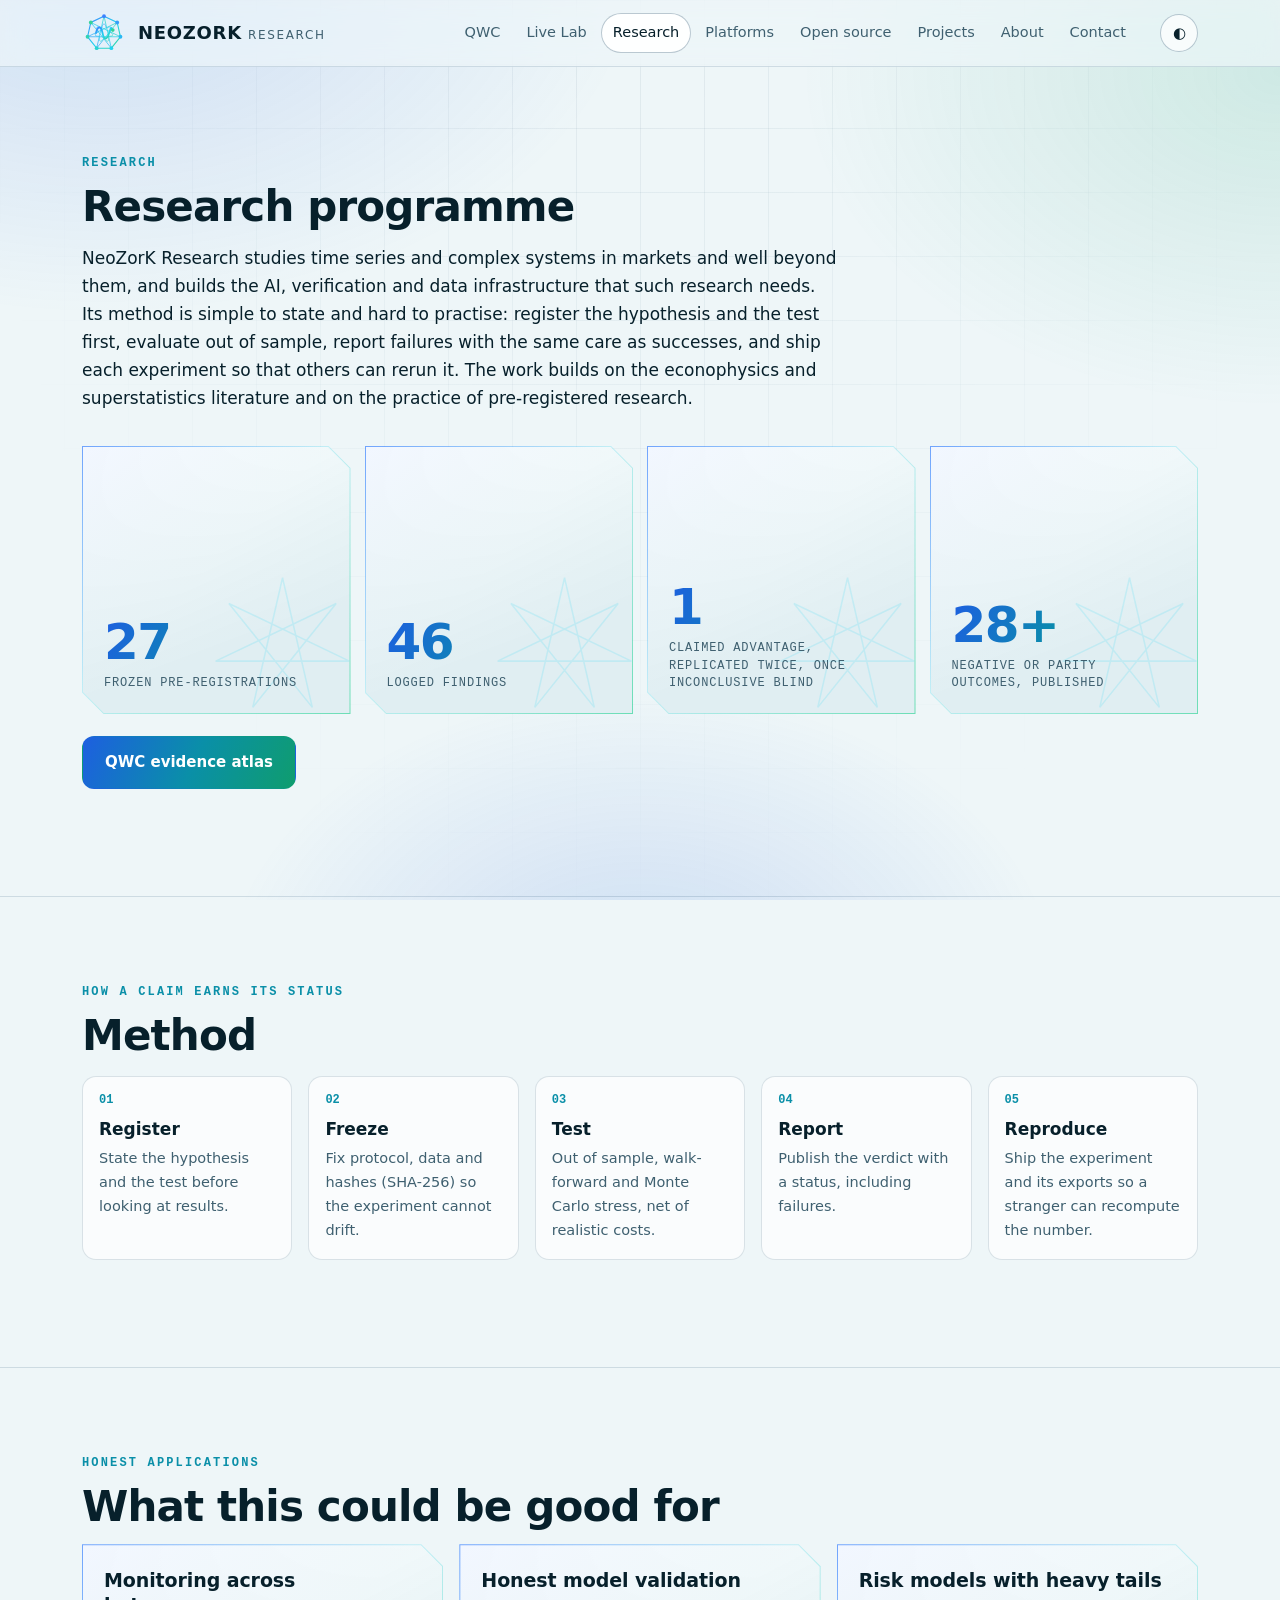
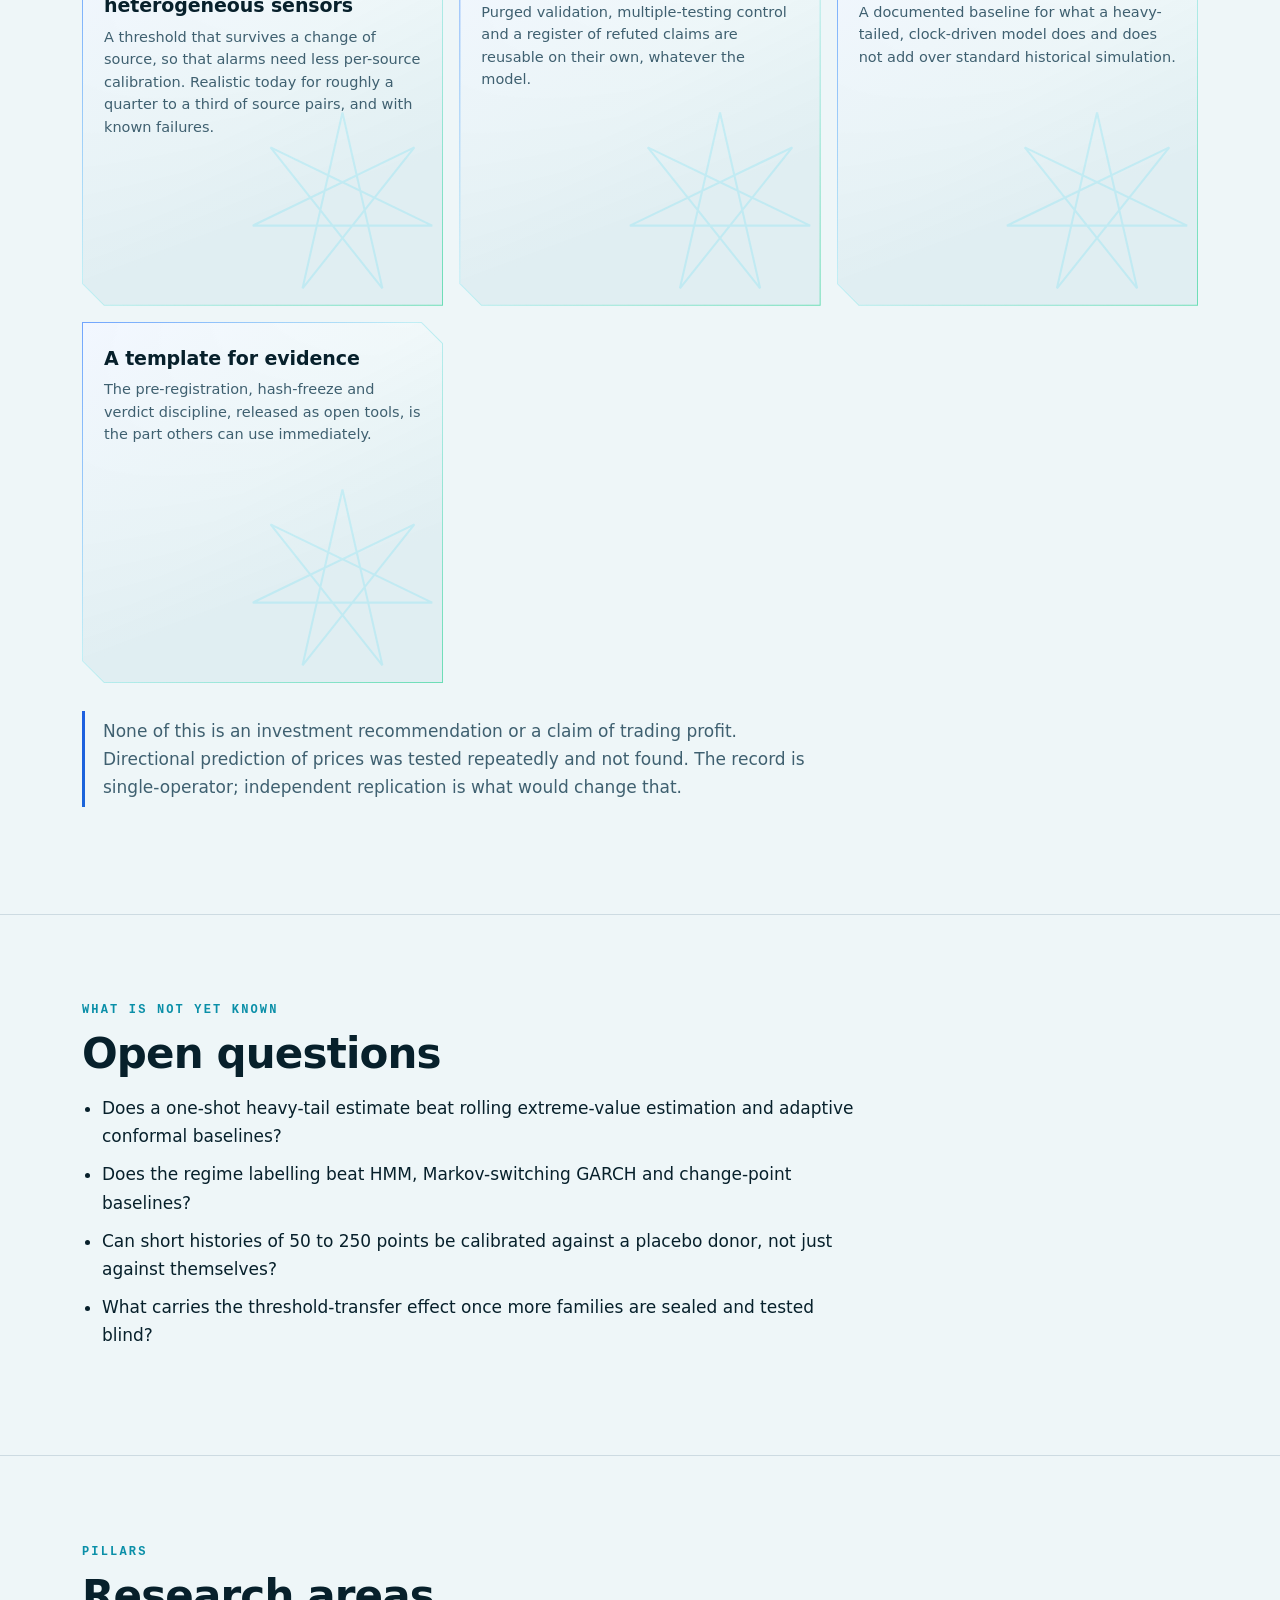
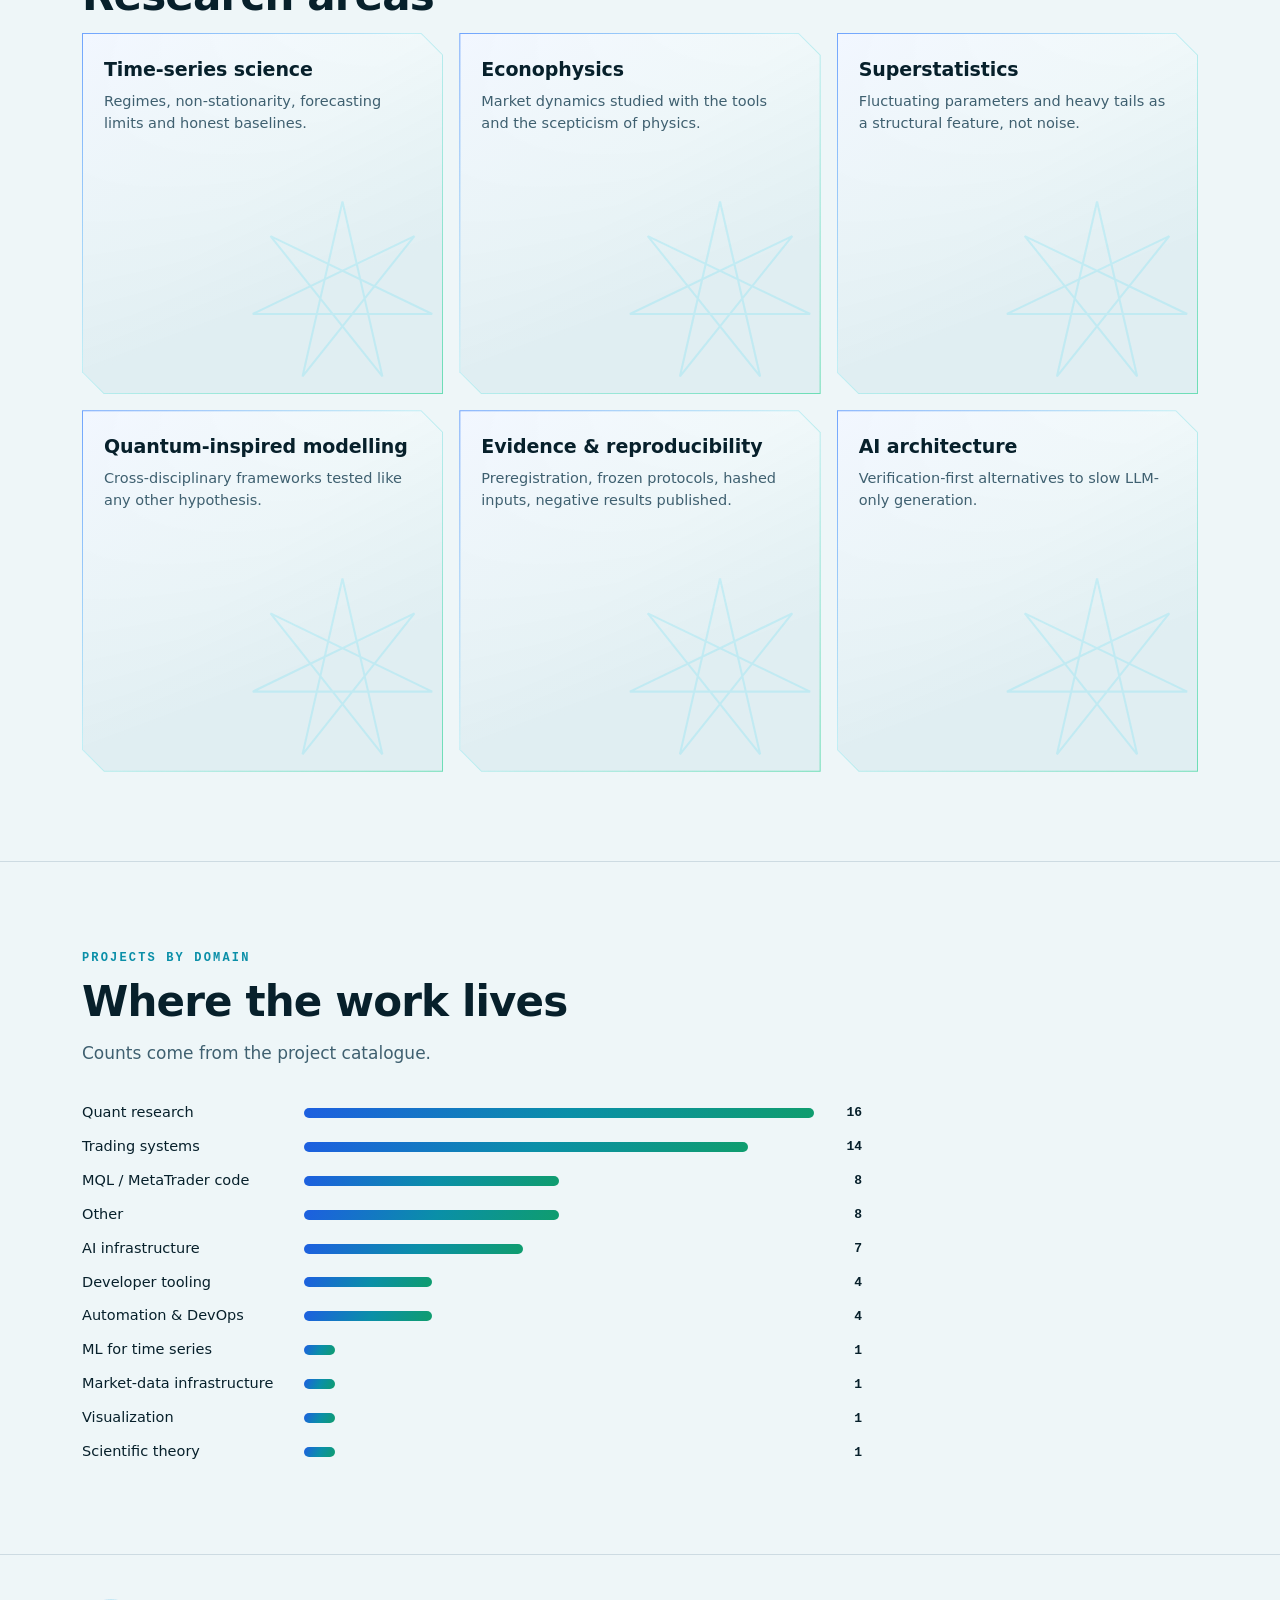
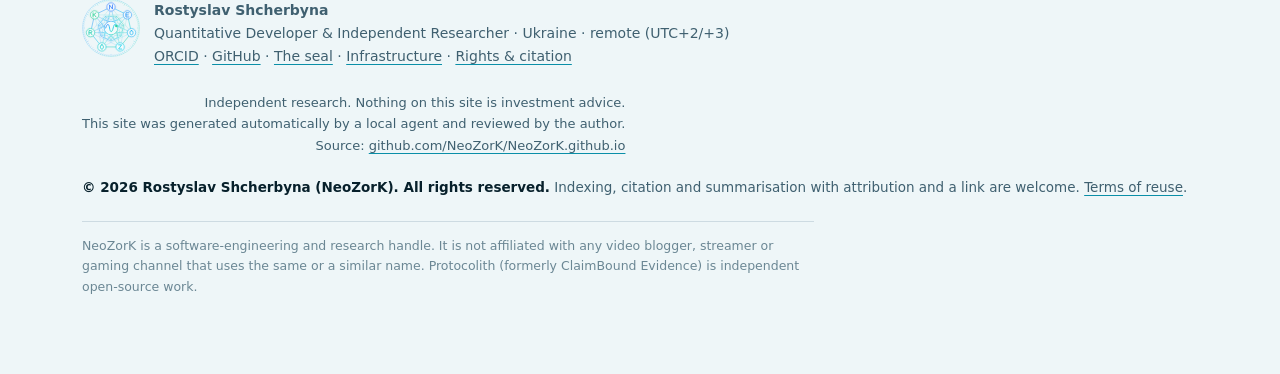
<file: research.html>
<!doctype html>
<html lang="en">
<head>
<meta charset="utf-8">
<meta name="viewport" content="width=device-width, initial-scale=1">
<title>Research · NeoZorK Research</title>
<meta name="description" content="Programme, method, applications and open questions of an independent research programme across time series, AI and verification.">
<meta name="author" content="Rostyslav Shcherbyna">
<meta name="copyright" content="© 2026 Rostyslav Shcherbyna (NeoZorK). All rights reserved.">
<meta name="rights" content="© 2026 Rostyslav Shcherbyna (NeoZorK). All rights reserved. Indexing, citation and summarisation with attribution and a link are welcome.">
<meta name="robots" content="index,follow,max-snippet:-1,max-image-preview:large">
<meta name="creator" content="Rostyslav Shcherbyna"><meta name="publisher" content="NeoZorK Research">
<meta name="DC.title" content="Research · NeoZorK Research"><meta name="DC.creator" content="Rostyslav Shcherbyna"><meta name="DC.rights" content="© 2026 Rostyslav Shcherbyna (NeoZorK). All rights reserved.">
<meta name="DC.language" content="en"><meta name="DC.publisher" content="NeoZorK Research"><meta name="DC.identifier" content="https://neozork.github.io/research.html">
<link rel="canonical" href="https://neozork.github.io/research.html">
<link rel="author" href="https://neozork.github.io/about.html"><link rel="me" href="https://orcid.org/0009-0000-3773-5789"><link rel="me" href="https://github.com/NeoZorK">
<link rel="alternate" type="text/plain" href="https://neozork.github.io/llms.txt" title="Summary for language-model agents">
<meta property="og:title" content="Research · NeoZorK Research"><meta property="og:description" content="Programme, method, applications and open questions of an independent research programme across time series, AI and verification."><meta property="og:type" content="website">
<meta property="og:url" content="https://neozork.github.io/research.html"><meta property="og:site_name" content="NeoZorK Research"><meta property="og:locale" content="en_US">
<meta name="twitter:card" content="summary_large_image"><meta name="twitter:title" content="Research · NeoZorK Research"><meta name="twitter:description" content="Programme, method, applications and open questions of an independent research programme across time series, AI and verification.">
<meta property="og:image" content="https://neozork.github.io/assets/og.png"><meta property="og:image:width" content="1200"><meta property="og:image:height" content="630"><meta name="twitter:image" content="https://neozork.github.io/assets/og.png">
<meta name="theme-color" content="#050d16">
<meta name="generator" content="NeoZorK local agent">
<link rel="icon" href="data:image/svg+xml,%3Csvg%20xmlns%3D%22http%3A//www.w3.org/2000/svg%22%20viewBox%3D%220%200%20120%20120%22%3E%3Cdefs%3E%3ClinearGradient%20id%3D%22nzg%22%20x1%3D%220%22%20y1%3D%220%22%20x2%3D%221%22%20y2%3D%221%22%3E%3Cstop%20offset%3D%220%22%20stop-color%3D%22%233b82ff%22/%3E%3Cstop%20offset%3D%22.55%22%20stop-color%3D%22%2322d3ee%22/%3E%3Cstop%20offset%3D%221%22%20stop-color%3D%22%2334d399%22/%3E%3C/linearGradient%3E%3ClinearGradient%20id%3D%22nzg2%22%20x1%3D%221%22%20y1%3D%220%22%20x2%3D%220%22%20y2%3D%221%22%3E%3Cstop%20offset%3D%220%22%20stop-color%3D%22%2334d399%22/%3E%3Cstop%20offset%3D%22.5%22%20stop-color%3D%22%2322d3ee%22/%3E%3Cstop%20offset%3D%221%22%20stop-color%3D%22%233b82ff%22/%3E%3C/linearGradient%3E%3C/defs%3E%3Crect%20width%3D%22120%22%20height%3D%22120%22%20rx%3D%2226%22%20fill%3D%22%23050d16%22/%3E%3Cpath%20d%3D%22M60.00%2014.00L95.96%2031.32L104.85%2070.24L79.96%20101.44L40.04%20101.44L15.15%2070.24L24.04%2031.32Z%22%20fill%3D%22none%22%20stroke%3D%22url%28%23nzg%29%22%20stroke-width%3D%223%22/%3E%3Cpath%20d%3D%22M60.00%2014.00L79.96%20101.44L24.04%2031.32L104.85%2070.24L15.15%2070.24L95.96%2031.32L40.04%20101.44Z%22%20fill%3D%22none%22%20stroke%3D%22url%28%23nzg2%29%22%20stroke-width%3D%222.2%22%20opacity%3D%22.9%22/%3E%3Cpath%20d%3D%22M80.00%2060.00L80.38%2060.25L80.75%2060.50L81.12%2060.77L81.47%2061.04L81.81%2061.32L82.13%2061.61L82.43%2061.90L82.71%2062.20L82.97%2062.51L83.20%2062.82L83.40%2063.13L83.57%2063.44L83.71%2063.76L83.82%2064.07L83.90%2064.38L83.94%2064.69L83.95%2064.99L83.92%2065.29L83.85%2065.57L83.76%2065.86L83.62%2066.13L83.46%2066.39L83.26%2066.64L83.03%2066.87L82.77%2067.10L82.48%2067.31L82.17%2067.50L81.83%2067.68L81.47%2067.85L81.09%2068.00L80.69%2068.14L80.28%2068.26L79.85%2068.36L79.42%2068.46L78.98%2068.54L78.53%2068.61L78.08%2068.67L77.64%2068.72L77.19%2068.76L76.76%2068.79L76.33%2068.82L75.91%2068.85L75.50%2068.87L75.11%2068.89L74.74%2068.91L74.39%2068.94L74.05%2068.97L73.74%2069.00L73.45%2069.04L73.18%2069.10L72.94%2069.16L72.72%2069.24L72.52%2069.33L72.35%2069.44L72.21%2069.56L72.09%2069.71L71.99%2069.87L71.91%2070.05L71.86%2070.25L71.82%2070.47L71.80%2070.72L71.81%2070.98L71.82%2071.26L71.85%2071.57L71.89%2071.89L71.94%2072.24L72.00%2072.60L72.07%2072.97L72.13%2073.37L72.20%2073.78L72.27%2074.20L72.34%2074.63L72.40%2075.06L72.46%2075.51L72.50%2075.96L72.54%2076.41L72.56%2076.86L72.57%2077.31L72.57%2077.75L72.55%2078.18L72.51%2078.60L72.46%2079.01L72.38%2079.41L72.29%2079.79L72.18%2080.15L72.05%2080.48L71.90%2080.80L71.72%2081.08L71.53%2081.35L71.32%2081.58L71.10%2081.78L70.85%2081.95L70.59%2082.09L70.32%2082.20L70.02%2082.27L69.72%2082.32L69.41%2082.33L69.08%2082.30L68.75%2082.25L68.41%2082.16L68.06%2082.05L67.71%2081.90L67.35%2081.73L67.00%2081.54L66.64%2081.32L66.29%2081.08L65.94%2080.82L65.59%2080.54L65.25%2080.25L64.92%2079.95L64.59%2079.63L64.27%2079.32L63.96%2079.00L63.66%2078.67L63.36%2078.36L63.08%2078.04L62.81%2077.74L62.55%2077.44L62.29%2077.16L62.05%2076.89L61.82%2076.64L61.59%2076.41L61.37%2076.21L61.16%2076.02L60.96%2075.87L60.76%2075.74L60.57%2075.63L60.38%2075.56L60.19%2075.51L60.00%2075.50L59.81%2075.51L59.62%2075.56L59.43%2075.63L59.24%2075.74L59.04%2075.87L58.84%2076.02L58.63%2076.21L58.41%2076.41L58.18%2076.64L57.95%2076.89L57.71%2077.16L57.45%2077.44L57.19%2077.74L56.92%2078.04L56.64%2078.36L56.34%2078.67L56.04%2079.00L55.73%2079.32L55.41%2079.63L55.08%2079.95L54.75%2080.25L54.41%2080.54L54.06%2080.82L53.71%2081.08L53.36%2081.32L53.00%2081.54L52.65%2081.73L52.29%2081.90L51.94%2082.05L51.59%2082.16L51.25%2082.25L50.92%2082.30L50.59%2082.33L50.28%2082.32L49.98%2082.27L49.68%2082.20L49.41%2082.09L49.15%2081.95L48.90%2081.78L48.68%2081.58L48.47%2081.35L48.28%2081.08L48.10%2080.80L47.95%2080.48L47.82%2080.15L47.71%2079.79L47.62%2079.41L47.54%2079.01L47.49%2078.60L47.45%2078.18L47.43%2077.75L47.43%2077.31L47.44%2076.86L47.46%2076.41L47.50%2075.96L47.54%2075.51L47.60%2075.06L47.66%2074.63L47.73%2074.20L47.80%2073.78L47.87%2073.37L47.93%2072.97L48.00%2072.60L48.06%2072.24L48.11%2071.89L48.15%2071.57L48.18%2071.26L48.19%2070.98L48.20%2070.72L48.18%2070.47L48.14%2070.25L48.09%2070.05L48.01%2069.87L47.91%2069.71L47.79%2069.56L47.65%2069.44L47.48%2069.33L47.28%2069.24L47.06%2069.16L46.82%2069.10L46.55%2069.04L46.26%2069.00L45.95%2068.97L45.61%2068.94L45.26%2068.91L44.89%2068.89L44.50%2068.87L44.09%2068.85L43.67%2068.82L43.24%2068.79L42.81%2068.76L42.36%2068.72L41.92%2068.67L41.47%2068.61L41.02%2068.54L40.58%2068.46L40.15%2068.36L39.72%2068.26L39.31%2068.14L38.91%2068.00L38.53%2067.85L38.17%2067.68L37.83%2067.50L37.52%2067.31L37.23%2067.10L36.97%2066.87L36.74%2066.64L36.54%2066.39L36.38%2066.13L36.24%2065.86L36.15%2065.57L36.08%2065.29L36.05%2064.99L36.06%2064.69L36.10%2064.38L36.18%2064.07L36.29%2063.76L36.43%2063.44L36.60%2063.13L36.80%2062.82L37.03%2062.51L37.29%2062.20L37.57%2061.90L37.87%2061.61L38.19%2061.32L38.53%2061.04L38.88%2060.77L39.25%2060.50L39.62%2060.25L40.00%2060.00L40.38%2059.76L40.76%2059.54L41.14%2059.32L41.52%2059.11L41.88%2058.90L42.23%2058.71L42.57%2058.52L42.90%2058.34L43.20%2058.17L43.49%2058.00L43.75%2057.83L43.99%2057.66L44.21%2057.50L44.39%2057.33L44.55%2057.17L44.68%2057.00L44.79%2056.83L44.86%2056.65L44.90%2056.47L44.92%2056.28L44.90%2056.09L44.86%2055.88L44.79%2055.66L44.70%2055.43L44.58%2055.20L44.44%2054.94L44.28%2054.68L44.10%2054.41L43.90%2054.12L43.69%2053.81L43.47%2053.50L43.23%2053.17L42.99%2052.83L42.75%2052.48L42.50%2052.12L42.26%2051.75L42.01%2051.38L41.78%2050.99L41.55%2050.60L41.34%2050.21L41.14%2049.81L40.95%2049.41L40.78%2049.01L40.63%2048.61L40.51%2048.22L40.41%2047.83L40.33%2047.45L40.28%2047.08L40.26%2046.72L40.26%2046.38L40.29%2046.04L40.36%2045.73L40.45%2045.43L40.57%2045.15L40.72%2044.90L40.90%2044.66L41.11%2044.45L41.34%2044.26L41.60%2044.09L41.88%2043.95L42.19%2043.83L42.51%2043.74L42.86%2043.67L43.23%2043.63L43.61%2043.61L44.00%2043.61L44.41%2043.64L44.83%2043.68L45.25%2043.75L45.68%2043.84L46.11%2043.94L46.55%2044.05L46.98%2044.18L47.41%2044.32L47.83%2044.47L48.25%2044.63L48.66%2044.78L49.06%2044.94L49.45%2045.10L49.83%2045.26L50.19%2045.41L50.54%2045.56L50.87%2045.69L51.19%2045.81L51.49%2045.92L51.77%2046.01L52.04%2046.08L52.29%2046.13L52.52%2046.15L52.74%2046.16L52.94%2046.14L53.13%2046.09L53.30%2046.02L53.46%2045.92L53.61%2045.80L53.75%2045.64L53.88%2045.46L54.00%2045.26L54.11%2045.02L54.22%2044.76L54.33%2044.48L54.43%2044.17L54.53%2043.84L54.64%2043.49L54.74%2043.13L54.85%2042.75L54.96%2042.35L55.08%2041.94L55.21%2041.53L55.34%2041.11L55.49%2040.68L55.64%2040.26L55.80%2039.84L55.97%2039.42L56.15%2039.01L56.35%2038.61L56.55%2038.23L56.77%2037.86L56.99%2037.51L57.23%2037.18L57.48%2036.88L57.73%2036.60L57.99%2036.35L58.27%2036.13L58.54%2035.94L58.83%2035.78L59.12%2035.66L59.41%2035.57L59.70%2035.52L60.00%2035.50L60.30%2035.52L60.59%2035.57L60.88%2035.66L61.17%2035.78L61.46%2035.94L61.73%2036.13L62.01%2036.35L62.27%2036.60L62.52%2036.88L62.77%2037.18L63.01%2037.51L63.23%2037.86L63.45%2038.23L63.65%2038.61L63.85%2039.01L64.03%2039.42L64.20%2039.84L64.36%2040.26L64.51%2040.68L64.66%2041.11L64.79%2041.53L64.92%2041.94L65.04%2042.35L65.15%2042.75L65.26%2043.13L65.36%2043.49L65.47%2043.84L65.57%2044.17L65.67%2044.48L65.78%2044.76L65.89%2045.02L66.00%2045.26L66.12%2045.46L66.25%2045.64L66.39%2045.80L66.54%2045.92L66.70%2046.02L66.87%2046.09L67.06%2046.14L67.26%2046.16L67.48%2046.15L67.71%2046.13L67.96%2046.08L68.23%2046.01L68.51%2045.92L68.81%2045.81L69.13%2045.69L69.46%2045.56L69.81%2045.41L70.17%2045.26L70.55%2045.10L70.94%2044.94L71.34%2044.78L71.75%2044.63L72.17%2044.47L72.59%2044.32L73.02%2044.18L73.45%2044.05L73.89%2043.94L74.32%2043.84L74.75%2043.75L75.17%2043.68L75.59%2043.64L76.00%2043.61L76.39%2043.61L76.77%2043.63L77.14%2043.67L77.49%2043.74L77.81%2043.83L78.12%2043.95L78.40%2044.09L78.66%2044.26L78.89%2044.45L79.10%2044.66L79.28%2044.90L79.43%2045.15L79.55%2045.43L79.64%2045.73L79.71%2046.04L79.74%2046.38L79.74%2046.72L79.72%2047.08L79.67%2047.45L79.59%2047.83L79.49%2048.22L79.37%2048.61L79.22%2049.01L79.05%2049.41L78.86%2049.81L78.66%2050.21L78.45%2050.60L78.22%2050.99L77.99%2051.38L77.74%2051.75L77.50%2052.12L77.25%2052.48L77.01%2052.83L76.77%2053.17L76.53%2053.50L76.31%2053.81L76.10%2054.12L75.90%2054.41L75.72%2054.68L75.56%2054.94L75.42%2055.20L75.30%2055.43L75.21%2055.66L75.14%2055.88L75.10%2056.09L75.08%2056.28L75.10%2056.47L75.14%2056.65L75.21%2056.83L75.32%2057.00L75.45%2057.17L75.61%2057.33L75.79%2057.50L76.01%2057.66L76.25%2057.83L76.51%2058.00L76.80%2058.17L77.10%2058.34L77.43%2058.52L77.77%2058.71L78.12%2058.90L78.48%2059.11L78.86%2059.32L79.24%2059.54L79.62%2059.76L80.00%2060.00Z%22%20fill%3D%22none%22%20stroke%3D%22url%28%23nzg%29%22%20stroke-width%3D%222%22/%3E%3Cpath%20d%3D%22M38%2060C43%2040%2052%2040%2056%2060S68%2080%2074%2060%2080%2046%2084%2052%22%20fill%3D%22none%22%20stroke%3D%22url%28%23nzg%29%22%20stroke-width%3D%225%22%20stroke-linecap%3D%22round%22/%3E%3Ccircle%20cx%3D%2284%22%20cy%3D%2252%22%20r%3D%225%22%20fill%3D%22%2334d399%22/%3E%3Ccircle%20cx%3D%2260.00%22%20cy%3D%2214.00%22%20r%3D%225.2%22%20fill%3D%22%233b82ff%22/%3E%3Ccircle%20cx%3D%2295.96%22%20cy%3D%2231.32%22%20r%3D%225.2%22%20fill%3D%22%23339df9%22/%3E%3Ccircle%20cx%3D%22104.85%22%20cy%3D%2270.24%22%20r%3D%225.2%22%20fill%3D%22%232ab8f4%22/%3E%3Ccircle%20cx%3D%2279.96%22%20cy%3D%22101.44%22%20r%3D%225.2%22%20fill%3D%22%2322d3ee%22/%3E%3Ccircle%20cx%3D%2240.04%22%20cy%3D%22101.44%22%20r%3D%225.2%22%20fill%3D%22%2328d3d2%22/%3E%3Ccircle%20cx%3D%2215.15%22%20cy%3D%2270.24%22%20r%3D%225.2%22%20fill%3D%22%232ed3b5%22/%3E%3Ccircle%20cx%3D%2224.04%22%20cy%3D%2231.32%22%20r%3D%225.2%22%20fill%3D%22%2334d399%22/%3E%3C/svg%3E">
<link rel="stylesheet" href="assets/style.css">
<script type="application/ld+json">{"@context": "https://schema.org", "@graph": [{"@type": "Person", "@id": "https://neozork.github.io/#person", "name": "Rostyslav Shcherbyna", "alternateName": ["NeoZorK"], "url": "https://neozork.github.io/", "jobTitle": "Quantitative Developer & Independent Researcher", "sameAs": ["https://github.com/NeoZorK", "https://orcid.org/0009-0000-3773-5789", "https://doi.org/10.5281/zenodo.23479894", "https://www.linkedin.com/in/rostyslav-sh-", "https://explore.openaire.eu/search/result?id=od______2659%3A%3Ad7c40fba4087e0752ef89d2d1fd250f1"], "knowsAbout": ["Time-series science", "Econophysics", "Superstatistics", "Quantum-inspired modelling", "Evidence & reproducibility", "AI architecture"], "identifier": {"@type": "PropertyValue", "propertyID": "ORCID", "value": "0009-0000-3773-5789"}, "worksFor": {"@id": "https://neozork.github.io/#org"}, "image": "https://neozork.github.io/assets/portrait.jpg"}, {"@type": "Organization", "@id": "https://neozork.github.io/#org", "name": "NeoZorK Research", "url": "https://neozork.github.io/", "founder": {"@id": "https://neozork.github.io/#person"}, "logo": "https://neozork.github.io/assets/seal.svg"}, {"@type": "WebSite", "@id": "https://neozork.github.io/#site", "url": "https://neozork.github.io/", "name": "NeoZorK Research", "inLanguage": "en", "publisher": {"@id": "https://neozork.github.io/#org"}, "copyrightHolder": {"@id": "https://neozork.github.io/#person"}}, {"@type": "WebPage", "@id": "https://neozork.github.io/research.html#page", "url": "https://neozork.github.io/research.html", "name": "Research · NeoZorK Research", "description": "Programme, method, applications and open questions of an independent research programme across time series, AI and verification.", "inLanguage": "en", "isPartOf": {"@id": "https://neozork.github.io/#site"}, "author": {"@id": "https://neozork.github.io/#person"}, "creator": {"@id": "https://neozork.github.io/#person"}, "copyrightHolder": {"@id": "https://neozork.github.io/#person"}, "copyrightYear": 2026, "copyrightNotice": "© 2026 Rostyslav Shcherbyna (NeoZorK). All rights reserved.", "dateModified": "2026-10-19", "isAccessibleForFree": true}]}</script>
</head>
<body>
<svg width="0" height="0" style="position:absolute" aria-hidden="true"><defs><linearGradient id="nzg" x1="0" y1="0" x2="1" y2="1"><stop offset="0" stop-color="#3b82ff"/><stop offset=".55" stop-color="#22d3ee"/><stop offset="1" stop-color="#34d399"/></linearGradient><linearGradient id="nzg2" x1="1" y1="0" x2="0" y2="1"><stop offset="0" stop-color="#34d399"/><stop offset=".5" stop-color="#22d3ee"/><stop offset="1" stop-color="#3b82ff"/></linearGradient><symbol id="nz-mark" viewBox="0 0 120 120"><circle cx="60" cy="60" r="59" fill="none" stroke="url(#nzg)" stroke-width=".5" opacity=".7"/><path d="M60.00 5.40L60.00 1.80M64.20 3.96L64.35 1.96M68.38 4.43L68.67 2.45M72.51 5.21L72.95 3.26M76.57 6.30L77.15 4.39M80.53 7.68L81.26 5.82M84.38 9.37L85.25 7.56M87.30 12.72L89.10 9.60M91.66 13.57L92.79 11.91M95.04 16.06L96.29 14.50M98.23 18.80L99.59 17.34M101.20 21.77L102.66 20.41M103.94 24.96L105.50 23.71M106.43 28.34L108.09 27.21M107.28 32.70L110.40 30.90M110.63 35.62L112.44 34.75M112.32 39.47L114.18 38.74M113.70 43.43L115.61 42.85M114.79 47.49L116.74 47.05M115.57 51.62L117.55 51.33M116.04 55.80L118.04 55.65M114.60 60.00L118.20 60.00M116.04 64.20L118.04 64.35M115.57 68.38L117.55 68.67M114.79 72.51L116.74 72.95M113.70 76.57L115.61 77.15M112.32 80.53L114.18 81.26M110.63 84.38L112.44 85.25M107.28 87.30L110.40 89.10M106.43 91.66L108.09 92.79M103.94 95.04L105.50 96.29M101.20 98.23L102.66 99.59M98.23 101.20L99.59 102.66M95.04 103.94L96.29 105.50M91.66 106.43L92.79 108.09M87.30 107.28L89.10 110.40M84.38 110.63L85.25 112.44M80.53 112.32L81.26 114.18M76.57 113.70L77.15 115.61M72.51 114.79L72.95 116.74M68.38 115.57L68.67 117.55M64.20 116.04L64.35 118.04M60.00 114.60L60.00 118.20M55.80 116.04L55.65 118.04M51.62 115.57L51.33 117.55M47.49 114.79L47.05 116.74M43.43 113.70L42.85 115.61M39.47 112.32L38.74 114.18M35.62 110.63L34.75 112.44M32.70 107.28L30.90 110.40M28.34 106.43L27.21 108.09M24.96 103.94L23.71 105.50M21.77 101.20L20.41 102.66M18.80 98.23L17.34 99.59M16.06 95.04L14.50 96.29M13.57 91.66L11.91 92.79M12.72 87.30L9.60 89.10M9.37 84.38L7.56 85.25M7.68 80.53L5.82 81.26M6.30 76.57L4.39 77.15M5.21 72.51L3.26 72.95M4.43 68.38L2.45 68.67M3.96 64.20L1.96 64.35M5.40 60.00L1.80 60.00M3.96 55.80L1.96 55.65M4.43 51.62L2.45 51.33M5.21 47.49L3.26 47.05M6.30 43.43L4.39 42.85M7.68 39.47L5.82 38.74M9.37 35.62L7.56 34.75M12.72 32.70L9.60 30.90M13.57 28.34L11.91 27.21M16.06 24.96L14.50 23.71M18.80 21.77L17.34 20.41M21.77 18.80L20.41 17.34M24.96 16.06L23.71 14.50M28.34 13.57L27.21 11.91M32.70 12.72L30.90 9.60M35.62 9.37L34.75 7.56M39.47 7.68L38.74 5.82M43.43 6.30L42.85 4.39M47.49 5.21L47.05 3.26M51.62 4.43L51.33 2.45M55.80 3.96L55.65 1.96" fill="none" stroke="url(#nzg2)" stroke-width=".55" stroke-linecap="round"/><path d="M60.00 16.50L78.87 99.19L25.99 32.88L102.41 69.68L17.59 69.68L94.01 32.88L41.13 99.19Z" fill="none" stroke="url(#nzg)" stroke-width=".8" opacity=".85"/><path d="M60.00 16.50L102.41 69.68L41.13 99.19L25.99 32.88L94.01 32.88L78.87 99.19L17.59 69.68Z" fill="none" stroke="url(#nzg2)" stroke-width=".55" opacity=".55"/><path d="M60.00 16.50L94.01 32.88L102.41 69.68L78.87 99.19L41.13 99.19L17.59 69.68L25.99 32.88Z" fill="none" stroke="url(#nzg)" stroke-width="1.1"/><path d="M71.71 35.67L86.32 53.99L81.11 76.83L60.00 87.00L38.89 76.83L33.68 53.99L48.29 35.67Z" fill="none" stroke="url(#nzg2)" stroke-width=".9"/><path d="M71.71 35.67L60.00 87.00L48.29 35.67L81.11 76.83L33.68 53.99L86.32 53.99L38.89 76.83Z" fill="none" stroke="url(#nzg)" stroke-width=".6" opacity=".8"/><path d="M80.50 60.00L80.77 60.25L81.03 60.51L81.29 60.77L81.54 61.04L81.77 61.32L82.00 61.60L82.21 61.88L82.40 62.17L82.57 62.46L82.73 62.76L82.86 63.06L82.97 63.35L83.06 63.65L83.13 63.95L83.17 64.25L83.18 64.54L83.17 64.83L83.14 65.11L83.08 65.39L82.99 65.67L82.88 65.93L82.74 66.19L82.58 66.44L82.39 66.68L82.19 66.91L81.96 67.13L81.71 67.35L81.45 67.55L81.16 67.74L80.87 67.91L80.56 68.08L80.24 68.24L79.90 68.39L79.56 68.52L79.22 68.65L78.87 68.77L78.52 68.88L78.17 68.98L77.82 69.08L77.47 69.17L77.13 69.26L76.80 69.34L76.47 69.42L76.16 69.50L75.85 69.58L75.56 69.67L75.28 69.75L75.02 69.84L74.77 69.94L74.54 70.04L74.32 70.14L74.12 70.26L73.94 70.39L73.77 70.52L73.62 70.67L73.49 70.83L73.37 71.01L73.27 71.19L73.18 71.40L73.10 71.61L73.04 71.84L72.99 72.08L72.95 72.34L72.92 72.61L72.90 72.90L72.88 73.19L72.87 73.50L72.86 73.82L72.85 74.15L72.84 74.50L72.83 74.84L72.82 75.20L72.81 75.56L72.79 75.92L72.76 76.29L72.73 76.66L72.68 77.02L72.63 77.38L72.57 77.74L72.49 78.10L72.40 78.44L72.30 78.77L72.18 79.10L72.05 79.40L71.91 79.70L71.75 79.98L71.58 80.24L71.39 80.48L71.19 80.70L70.97 80.90L70.74 81.08L70.50 81.24L70.25 81.37L69.98 81.48L69.71 81.56L69.42 81.62L69.13 81.66L68.82 81.67L68.52 81.66L68.20 81.63L67.89 81.57L67.56 81.50L67.24 81.40L66.92 81.29L66.59 81.15L66.27 81.00L65.95 80.84L65.63 80.66L65.31 80.48L65.00 80.28L64.69 80.08L64.39 79.87L64.09 79.65L63.81 79.44L63.52 79.23L63.25 79.02L62.98 78.81L62.72 78.61L62.46 78.42L62.22 78.24L61.97 78.08L61.74 77.92L61.51 77.78L61.28 77.66L61.06 77.55L60.84 77.46L60.63 77.39L60.42 77.34L60.21 77.31L60.00 77.30L59.79 77.31L59.58 77.34L59.37 77.39L59.16 77.46L58.94 77.55L58.72 77.66L58.49 77.78L58.26 77.92L58.03 78.08L57.78 78.24L57.54 78.42L57.28 78.61L57.02 78.81L56.75 79.02L56.48 79.23L56.19 79.44L55.91 79.65L55.61 79.87L55.31 80.08L55.00 80.28L54.69 80.48L54.37 80.66L54.05 80.84L53.73 81.00L53.41 81.15L53.08 81.29L52.76 81.40L52.44 81.50L52.11 81.57L51.80 81.63L51.48 81.66L51.18 81.67L50.87 81.66L50.58 81.62L50.29 81.56L50.02 81.48L49.75 81.37L49.50 81.24L49.26 81.08L49.03 80.90L48.81 80.70L48.61 80.48L48.42 80.24L48.25 79.98L48.09 79.70L47.95 79.40L47.82 79.10L47.70 78.77L47.60 78.44L47.51 78.10L47.43 77.74L47.37 77.38L47.32 77.02L47.27 76.66L47.24 76.29L47.21 75.92L47.19 75.56L47.18 75.20L47.17 74.84L47.16 74.50L47.15 74.15L47.14 73.82L47.13 73.50L47.12 73.19L47.10 72.90L47.08 72.61L47.05 72.34L47.01 72.08L46.96 71.84L46.90 71.61L46.82 71.40L46.73 71.19L46.63 71.01L46.51 70.83L46.38 70.67L46.23 70.52L46.06 70.39L45.88 70.26L45.68 70.14L45.46 70.04L45.23 69.94L44.98 69.84L44.72 69.75L44.44 69.67L44.15 69.58L43.84 69.50L43.53 69.42L43.20 69.34L42.87 69.26L42.53 69.17L42.18 69.08L41.83 68.98L41.48 68.88L41.13 68.77L40.78 68.65L40.44 68.52L40.10 68.39L39.76 68.24L39.44 68.08L39.13 67.91L38.84 67.74L38.55 67.55L38.29 67.35L38.04 67.13L37.81 66.91L37.61 66.68L37.42 66.44L37.26 66.19L37.12 65.93L37.01 65.67L36.92 65.39L36.86 65.11L36.83 64.83L36.82 64.54L36.83 64.25L36.87 63.95L36.94 63.65L37.03 63.35L37.14 63.06L37.27 62.76L37.43 62.46L37.60 62.17L37.79 61.88L38.00 61.60L38.23 61.32L38.46 61.04L38.71 60.77L38.97 60.51L39.23 60.25L39.50 60.00L39.77 59.76L40.04 59.52L40.32 59.29L40.58 59.06L40.85 58.84L41.10 58.63L41.35 58.42L41.59 58.21L41.82 58.01L42.03 57.82L42.22 57.62L42.40 57.43L42.57 57.24L42.71 57.05L42.84 56.86L42.95 56.66L43.04 56.47L43.10 56.27L43.15 56.06L43.18 55.85L43.19 55.64L43.18 55.42L43.15 55.19L43.10 54.96L43.04 54.72L42.97 54.47L42.87 54.21L42.77 53.94L42.66 53.66L42.53 53.38L42.40 53.08L42.26 52.78L42.12 52.47L41.98 52.15L41.83 51.82L41.69 51.49L41.55 51.15L41.42 50.81L41.29 50.47L41.17 50.12L41.06 49.77L40.97 49.42L40.88 49.07L40.82 48.72L40.77 48.37L40.73 48.03L40.72 47.70L40.73 47.37L40.75 47.05L40.80 46.75L40.86 46.45L40.95 46.16L41.06 45.89L41.20 45.63L41.35 45.39L41.52 45.16L41.72 44.95L41.93 44.76L42.16 44.58L42.42 44.42L42.68 44.28L42.97 44.16L43.27 44.06L43.58 43.97L43.90 43.90L44.24 43.85L44.58 43.82L44.93 43.80L45.29 43.80L45.65 43.81L46.02 43.83L46.38 43.86L46.75 43.90L47.11 43.96L47.48 44.01L47.83 44.08L48.19 44.15L48.53 44.22L48.87 44.28L49.20 44.35L49.52 44.42L49.83 44.48L50.13 44.53L50.42 44.58L50.70 44.61L50.96 44.64L51.22 44.65L51.46 44.65L51.70 44.63L51.92 44.60L52.13 44.55L52.33 44.48L52.52 44.40L52.70 44.30L52.88 44.18L53.05 44.04L53.21 43.88L53.36 43.70L53.52 43.51L53.66 43.29L53.81 43.07L53.96 42.82L54.10 42.56L54.25 42.29L54.39 42.01L54.54 41.71L54.70 41.41L54.85 41.10L55.02 40.79L55.19 40.47L55.36 40.15L55.54 39.83L55.73 39.52L55.93 39.20L56.13 38.90L56.35 38.60L56.57 38.32L56.79 38.04L57.03 37.79L57.27 37.54L57.52 37.32L57.78 37.11L58.04 36.93L58.31 36.76L58.59 36.62L58.86 36.51L59.14 36.42L59.43 36.35L59.71 36.31L60.00 36.30L60.29 36.31L60.57 36.35L60.86 36.42L61.14 36.51L61.41 36.62L61.69 36.76L61.96 36.93L62.22 37.11L62.48 37.32L62.73 37.54L62.97 37.79L63.21 38.04L63.43 38.32L63.65 38.60L63.87 38.90L64.07 39.20L64.27 39.52L64.46 39.83L64.64 40.15L64.81 40.47L64.98 40.79L65.15 41.10L65.30 41.41L65.46 41.71L65.61 42.01L65.75 42.29L65.90 42.56L66.04 42.82L66.19 43.07L66.34 43.29L66.48 43.51L66.64 43.70L66.79 43.88L66.95 44.04L67.12 44.18L67.30 44.30L67.48 44.40L67.67 44.48L67.87 44.55L68.08 44.60L68.30 44.63L68.54 44.65L68.78 44.65L69.04 44.64L69.30 44.61L69.58 44.58L69.87 44.53L70.17 44.48L70.48 44.42L70.80 44.35L71.13 44.28L71.47 44.22L71.81 44.15L72.17 44.08L72.52 44.01L72.89 43.96L73.25 43.90L73.62 43.86L73.98 43.83L74.35 43.81L74.71 43.80L75.07 43.80L75.42 43.82L75.76 43.85L76.10 43.90L76.42 43.97L76.73 44.06L77.03 44.16L77.32 44.28L77.58 44.42L77.84 44.58L78.07 44.76L78.28 44.95L78.48 45.16L78.65 45.39L78.80 45.63L78.94 45.89L79.05 46.16L79.14 46.45L79.20 46.75L79.25 47.05L79.27 47.37L79.28 47.70L79.27 48.03L79.23 48.37L79.18 48.72L79.12 49.07L79.03 49.42L78.94 49.77L78.83 50.12L78.71 50.47L78.58 50.81L78.45 51.15L78.31 51.49L78.17 51.82L78.02 52.15L77.88 52.47L77.74 52.78L77.60 53.08L77.47 53.38L77.34 53.66L77.23 53.94L77.13 54.21L77.03 54.47L76.96 54.72L76.90 54.96L76.85 55.19L76.82 55.42L76.81 55.64L76.82 55.85L76.85 56.06L76.90 56.27L76.96 56.47L77.05 56.66L77.16 56.86L77.29 57.05L77.43 57.24L77.60 57.43L77.78 57.62L77.97 57.82L78.18 58.01L78.41 58.21L78.65 58.42L78.90 58.63L79.15 58.84L79.42 59.06L79.68 59.29L79.96 59.52L80.23 59.76L80.50 60.00Z" fill="none" stroke="url(#nzg)" stroke-width=".55"/><path d="M80.50 60.00L80.23 60.24L79.96 60.48L79.68 60.71L79.42 60.94L79.15 61.16L78.90 61.37L78.65 61.58L78.41 61.79L78.18 61.99L77.97 62.18L77.78 62.38L77.60 62.57L77.43 62.76L77.29 62.95L77.16 63.14L77.05 63.34L76.96 63.53L76.90 63.73L76.85 63.94L76.82 64.15L76.81 64.36L76.82 64.58L76.85 64.81L76.90 65.04L76.96 65.28L77.03 65.53L77.13 65.79L77.23 66.06L77.34 66.34L77.47 66.62L77.60 66.92L77.74 67.22L77.88 67.53L78.02 67.85L78.17 68.18L78.31 68.51L78.45 68.85L78.58 69.19L78.71 69.53L78.83 69.88L78.94 70.23L79.03 70.58L79.12 70.93L79.18 71.28L79.23 71.63L79.27 71.97L79.28 72.30L79.27 72.63L79.25 72.95L79.20 73.25L79.14 73.55L79.05 73.84L78.94 74.11L78.80 74.37L78.65 74.61L78.48 74.84L78.28 75.05L78.07 75.24L77.84 75.42L77.58 75.58L77.32 75.72L77.03 75.84L76.73 75.94L76.42 76.03L76.10 76.10L75.76 76.15L75.42 76.18L75.07 76.20L74.71 76.20L74.35 76.19L73.98 76.17L73.62 76.14L73.25 76.10L72.89 76.04L72.52 75.99L72.17 75.92L71.81 75.85L71.47 75.78L71.13 75.72L70.80 75.65L70.48 75.58L70.17 75.52L69.87 75.47L69.58 75.42L69.30 75.39L69.04 75.36L68.78 75.35L68.54 75.35L68.30 75.37L68.08 75.40L67.87 75.45L67.67 75.52L67.48 75.60L67.30 75.70L67.12 75.82L66.95 75.96L66.79 76.12L66.64 76.30L66.48 76.49L66.34 76.71L66.19 76.93L66.04 77.18L65.90 77.44L65.75 77.71L65.61 77.99L65.46 78.29L65.30 78.59L65.15 78.90L64.98 79.21L64.81 79.53L64.64 79.85L64.46 80.17L64.27 80.48L64.07 80.80L63.87 81.10L63.65 81.40L63.43 81.68L63.21 81.96L62.97 82.21L62.73 82.46L62.48 82.68L62.22 82.89L61.96 83.07L61.69 83.24L61.41 83.38L61.14 83.49L60.86 83.58L60.57 83.65L60.29 83.69L60.00 83.70L59.71 83.69L59.43 83.65L59.14 83.58L58.86 83.49L58.59 83.38L58.31 83.24L58.04 83.07L57.78 82.89L57.52 82.68L57.27 82.46L57.03 82.21L56.79 81.96L56.57 81.68L56.35 81.40L56.13 81.10L55.93 80.80L55.73 80.48L55.54 80.17L55.36 79.85L55.19 79.53L55.02 79.21L54.85 78.90L54.70 78.59L54.54 78.29L54.39 77.99L54.25 77.71L54.10 77.44L53.96 77.18L53.81 76.93L53.66 76.71L53.52 76.49L53.36 76.30L53.21 76.12L53.05 75.96L52.88 75.82L52.70 75.70L52.52 75.60L52.33 75.52L52.13 75.45L51.92 75.40L51.70 75.37L51.46 75.35L51.22 75.35L50.96 75.36L50.70 75.39L50.42 75.42L50.13 75.47L49.83 75.52L49.52 75.58L49.20 75.65L48.87 75.72L48.53 75.78L48.19 75.85L47.83 75.92L47.48 75.99L47.11 76.04L46.75 76.10L46.38 76.14L46.02 76.17L45.65 76.19L45.29 76.20L44.93 76.20L44.58 76.18L44.24 76.15L43.90 76.10L43.58 76.03L43.27 75.94L42.97 75.84L42.68 75.72L42.42 75.58L42.16 75.42L41.93 75.24L41.72 75.05L41.52 74.84L41.35 74.61L41.20 74.37L41.06 74.11L40.95 73.84L40.86 73.55L40.80 73.25L40.75 72.95L40.73 72.63L40.72 72.30L40.73 71.97L40.77 71.63L40.82 71.28L40.88 70.93L40.97 70.58L41.06 70.23L41.17 69.88L41.29 69.53L41.42 69.19L41.55 68.85L41.69 68.51L41.83 68.18L41.98 67.85L42.12 67.53L42.26 67.22L42.40 66.92L42.53 66.62L42.66 66.34L42.77 66.06L42.87 65.79L42.97 65.53L43.04 65.28L43.10 65.04L43.15 64.81L43.18 64.58L43.19 64.36L43.18 64.15L43.15 63.94L43.10 63.73L43.04 63.53L42.95 63.34L42.84 63.14L42.71 62.95L42.57 62.76L42.40 62.57L42.22 62.38L42.03 62.18L41.82 61.99L41.59 61.79L41.35 61.58L41.10 61.37L40.85 61.16L40.58 60.94L40.32 60.71L40.04 60.48L39.77 60.24L39.50 60.00L39.23 59.75L38.97 59.49L38.71 59.23L38.46 58.96L38.23 58.68L38.00 58.40L37.79 58.12L37.60 57.83L37.43 57.54L37.27 57.24L37.14 56.94L37.03 56.65L36.94 56.35L36.87 56.05L36.83 55.75L36.82 55.46L36.83 55.17L36.86 54.89L36.92 54.61L37.01 54.33L37.12 54.07L37.26 53.81L37.42 53.56L37.61 53.32L37.81 53.09L38.04 52.87L38.29 52.65L38.55 52.45L38.84 52.26L39.13 52.09L39.44 51.92L39.76 51.76L40.10 51.61L40.44 51.48L40.78 51.35L41.13 51.23L41.48 51.12L41.83 51.02L42.18 50.92L42.53 50.83L42.87 50.74L43.20 50.66L43.53 50.58L43.84 50.50L44.15 50.42L44.44 50.33L44.72 50.25L44.98 50.16L45.23 50.06L45.46 49.96L45.68 49.86L45.88 49.74L46.06 49.61L46.23 49.48L46.38 49.33L46.51 49.17L46.63 48.99L46.73 48.81L46.82 48.60L46.90 48.39L46.96 48.16L47.01 47.92L47.05 47.66L47.08 47.39L47.10 47.10L47.12 46.81L47.13 46.50L47.14 46.18L47.15 45.85L47.16 45.50L47.17 45.16L47.18 44.80L47.19 44.44L47.21 44.08L47.24 43.71L47.27 43.34L47.32 42.98L47.37 42.62L47.43 42.26L47.51 41.90L47.60 41.56L47.70 41.23L47.82 40.90L47.95 40.60L48.09 40.30L48.25 40.02L48.42 39.76L48.61 39.52L48.81 39.30L49.03 39.10L49.26 38.92L49.50 38.76L49.75 38.63L50.02 38.52L50.29 38.44L50.58 38.38L50.87 38.34L51.18 38.33L51.48 38.34L51.80 38.37L52.11 38.43L52.44 38.50L52.76 38.60L53.08 38.71L53.41 38.85L53.73 39.00L54.05 39.16L54.37 39.34L54.69 39.52L55.00 39.72L55.31 39.92L55.61 40.13L55.91 40.35L56.19 40.56L56.48 40.77L56.75 40.98L57.02 41.19L57.28 41.39L57.54 41.58L57.78 41.76L58.03 41.92L58.26 42.08L58.49 42.22L58.72 42.34L58.94 42.45L59.16 42.54L59.37 42.61L59.58 42.66L59.79 42.69L60.00 42.70L60.21 42.69L60.42 42.66L60.63 42.61L60.84 42.54L61.06 42.45L61.28 42.34L61.51 42.22L61.74 42.08L61.97 41.92L62.22 41.76L62.46 41.58L62.72 41.39L62.98 41.19L63.25 40.98L63.52 40.77L63.81 40.56L64.09 40.35L64.39 40.13L64.69 39.92L65.00 39.72L65.31 39.52L65.63 39.34L65.95 39.16L66.27 39.00L66.59 38.85L66.92 38.71L67.24 38.60L67.56 38.50L67.89 38.43L68.20 38.37L68.52 38.34L68.82 38.33L69.13 38.34L69.42 38.38L69.71 38.44L69.98 38.52L70.25 38.63L70.50 38.76L70.74 38.92L70.97 39.10L71.19 39.30L71.39 39.52L71.58 39.76L71.75 40.02L71.91 40.30L72.05 40.60L72.18 40.90L72.30 41.23L72.40 41.56L72.49 41.90L72.57 42.26L72.63 42.62L72.68 42.98L72.73 43.34L72.76 43.71L72.79 44.08L72.81 44.44L72.82 44.80L72.83 45.16L72.84 45.50L72.85 45.85L72.86 46.18L72.87 46.50L72.88 46.81L72.90 47.10L72.92 47.39L72.95 47.66L72.99 47.92L73.04 48.16L73.10 48.39L73.18 48.60L73.27 48.81L73.37 48.99L73.49 49.17L73.62 49.33L73.77 49.48L73.94 49.61L74.12 49.74L74.32 49.86L74.54 49.96L74.77 50.06L75.02 50.16L75.28 50.25L75.56 50.33L75.85 50.42L76.16 50.50L76.47 50.58L76.80 50.66L77.13 50.74L77.47 50.83L77.82 50.92L78.17 51.02L78.52 51.12L78.87 51.23L79.22 51.35L79.56 51.48L79.90 51.61L80.24 51.76L80.56 51.92L80.87 52.09L81.16 52.26L81.45 52.45L81.71 52.65L81.96 52.87L82.19 53.09L82.39 53.32L82.58 53.56L82.74 53.81L82.88 54.07L82.99 54.33L83.08 54.61L83.14 54.89L83.17 55.17L83.18 55.46L83.17 55.75L83.13 56.05L83.06 56.35L82.97 56.65L82.86 56.94L82.73 57.24L82.57 57.54L82.40 57.83L82.21 58.12L82.00 58.40L81.77 58.68L81.54 58.96L81.29 59.23L81.03 59.49L80.77 59.75L80.50 60.00Z" fill="none" stroke="url(#nzg2)" stroke-width=".55"/><circle cx="60" cy="60" r="14" style="fill:var(--logo-core,#06111b)" stroke="url(#nzg)" stroke-width="1.2"/><path d="M49 60C52 50 55.500 50 57 60S62 70 64.500 60 69.500 51 71 56" fill="none" stroke="url(#nzg)" stroke-width="1.9" stroke-linecap="round"/><circle cx="71" cy="56" r="2.5" fill="#34d399"/><g><circle cx="60.00" cy="16.50" r="8.6" style="fill:var(--logo-core,#06111b)" stroke="#3b82ff" stroke-width="1.2"/><circle cx="60.00" cy="16.50" r="10.4" fill="none" stroke="#3b82ff" stroke-width=".35" stroke-dasharray="1.2 1.6" opacity=".8"/><path d="M0 14V0L10 14V0" transform="translate(56.90 12.16) scale(0.62)" fill="none" stroke="#3b82ff" stroke-width="2.7" stroke-linecap="round" stroke-linejoin="round"/></g><g><circle cx="94.01" cy="32.88" r="8.6" style="fill:var(--logo-core,#06111b)" stroke="#339df9" stroke-width="1.2"/><circle cx="94.01" cy="32.88" r="10.4" fill="none" stroke="#339df9" stroke-width=".35" stroke-dasharray="1.2 1.6" opacity=".8"/><path d="M10 0H0V14H10M0 7H8" transform="translate(90.91 28.54) scale(0.62)" fill="none" stroke="#339df9" stroke-width="2.7" stroke-linecap="round" stroke-linejoin="round"/></g><g><circle cx="102.41" cy="69.68" r="8.6" style="fill:var(--logo-core,#06111b)" stroke="#2ab8f4" stroke-width="1.2"/><circle cx="102.41" cy="69.68" r="10.4" fill="none" stroke="#2ab8f4" stroke-width=".35" stroke-dasharray="1.2 1.6" opacity=".8"/><path d="M5 0C9 0 10 3 10 7S9 14 5 14 0 11 0 7 1 0 5 0Z" transform="translate(99.31 65.34) scale(0.62)" fill="none" stroke="#2ab8f4" stroke-width="2.7" stroke-linecap="round" stroke-linejoin="round"/></g><g><circle cx="78.87" cy="99.19" r="8.6" style="fill:var(--logo-core,#06111b)" stroke="#22d3ee" stroke-width="1.2"/><circle cx="78.87" cy="99.19" r="10.4" fill="none" stroke="#22d3ee" stroke-width=".35" stroke-dasharray="1.2 1.6" opacity=".8"/><path d="M0 0H10L0 14H10" transform="translate(75.77 94.85) scale(0.62)" fill="none" stroke="#22d3ee" stroke-width="2.7" stroke-linecap="round" stroke-linejoin="round"/></g><g><circle cx="41.13" cy="99.19" r="8.6" style="fill:var(--logo-core,#06111b)" stroke="#28d3d2" stroke-width="1.2"/><circle cx="41.13" cy="99.19" r="10.4" fill="none" stroke="#28d3d2" stroke-width=".35" stroke-dasharray="1.2 1.6" opacity=".8"/><path d="M5 0C9 0 10 3 10 7S9 14 5 14 0 11 0 7 1 0 5 0Z" transform="translate(38.03 94.85) scale(0.62)" fill="none" stroke="#28d3d2" stroke-width="2.7" stroke-linecap="round" stroke-linejoin="round"/></g><g><circle cx="17.59" cy="69.68" r="8.6" style="fill:var(--logo-core,#06111b)" stroke="#2ed3b5" stroke-width="1.2"/><circle cx="17.59" cy="69.68" r="10.4" fill="none" stroke="#2ed3b5" stroke-width=".35" stroke-dasharray="1.2 1.6" opacity=".8"/><path d="M0 14V0H6A3.6 3.6 0 0 1 6 7.2H0M5.5 7.2L10 14" transform="translate(14.49 65.34) scale(0.62)" fill="none" stroke="#2ed3b5" stroke-width="2.7" stroke-linecap="round" stroke-linejoin="round"/></g><g><circle cx="25.99" cy="32.88" r="8.6" style="fill:var(--logo-core,#06111b)" stroke="#34d399" stroke-width="1.2"/><circle cx="25.99" cy="32.88" r="10.4" fill="none" stroke="#34d399" stroke-width=".35" stroke-dasharray="1.2 1.6" opacity=".8"/><path d="M0 0V14M10 0L0 8.4M3.4 6L10 14" transform="translate(22.89 28.54) scale(0.62)" fill="none" stroke="#34d399" stroke-width="2.7" stroke-linecap="round" stroke-linejoin="round"/></g></symbol><symbol id="nz-mark-s" viewBox="0 0 120 120"><path d="M60.00 14.00L95.96 31.32L104.85 70.24L79.96 101.44L40.04 101.44L15.15 70.24L24.04 31.32Z" fill="none" stroke="url(#nzg)" stroke-width="3"/><path d="M60.00 14.00L79.96 101.44L24.04 31.32L104.85 70.24L15.15 70.24L95.96 31.32L40.04 101.44Z" fill="none" stroke="url(#nzg2)" stroke-width="2.2" opacity=".9"/><path d="M80.00 60.00L80.38 60.25L80.75 60.50L81.12 60.77L81.47 61.04L81.81 61.32L82.13 61.61L82.43 61.90L82.71 62.20L82.97 62.51L83.20 62.82L83.40 63.13L83.57 63.44L83.71 63.76L83.82 64.07L83.90 64.38L83.94 64.69L83.95 64.99L83.92 65.29L83.85 65.57L83.76 65.86L83.62 66.13L83.46 66.39L83.26 66.64L83.03 66.87L82.77 67.10L82.48 67.31L82.17 67.50L81.83 67.68L81.47 67.85L81.09 68.00L80.69 68.14L80.28 68.26L79.85 68.36L79.42 68.46L78.98 68.54L78.53 68.61L78.08 68.67L77.64 68.72L77.19 68.76L76.76 68.79L76.33 68.82L75.91 68.85L75.50 68.87L75.11 68.89L74.74 68.91L74.39 68.94L74.05 68.97L73.74 69.00L73.45 69.04L73.18 69.10L72.94 69.16L72.72 69.24L72.52 69.33L72.35 69.44L72.21 69.56L72.09 69.71L71.99 69.87L71.91 70.05L71.86 70.25L71.82 70.47L71.80 70.72L71.81 70.98L71.82 71.26L71.85 71.57L71.89 71.89L71.94 72.24L72.00 72.60L72.07 72.97L72.13 73.37L72.20 73.78L72.27 74.20L72.34 74.63L72.40 75.06L72.46 75.51L72.50 75.96L72.54 76.41L72.56 76.86L72.57 77.31L72.57 77.75L72.55 78.18L72.51 78.60L72.46 79.01L72.38 79.41L72.29 79.79L72.18 80.15L72.05 80.48L71.90 80.80L71.72 81.08L71.53 81.35L71.32 81.58L71.10 81.78L70.85 81.95L70.59 82.09L70.32 82.20L70.02 82.27L69.72 82.32L69.41 82.33L69.08 82.30L68.75 82.25L68.41 82.16L68.06 82.05L67.71 81.90L67.35 81.73L67.00 81.54L66.64 81.32L66.29 81.08L65.94 80.82L65.59 80.54L65.25 80.25L64.92 79.95L64.59 79.63L64.27 79.32L63.96 79.00L63.66 78.67L63.36 78.36L63.08 78.04L62.81 77.74L62.55 77.44L62.29 77.16L62.05 76.89L61.82 76.64L61.59 76.41L61.37 76.21L61.16 76.02L60.96 75.87L60.76 75.74L60.57 75.63L60.38 75.56L60.19 75.51L60.00 75.50L59.81 75.51L59.62 75.56L59.43 75.63L59.24 75.74L59.04 75.87L58.84 76.02L58.63 76.21L58.41 76.41L58.18 76.64L57.95 76.89L57.71 77.16L57.45 77.44L57.19 77.74L56.92 78.04L56.64 78.36L56.34 78.67L56.04 79.00L55.73 79.32L55.41 79.63L55.08 79.95L54.75 80.25L54.41 80.54L54.06 80.82L53.71 81.08L53.36 81.32L53.00 81.54L52.65 81.73L52.29 81.90L51.94 82.05L51.59 82.16L51.25 82.25L50.92 82.30L50.59 82.33L50.28 82.32L49.98 82.27L49.68 82.20L49.41 82.09L49.15 81.95L48.90 81.78L48.68 81.58L48.47 81.35L48.28 81.08L48.10 80.80L47.95 80.48L47.82 80.15L47.71 79.79L47.62 79.41L47.54 79.01L47.49 78.60L47.45 78.18L47.43 77.75L47.43 77.31L47.44 76.86L47.46 76.41L47.50 75.96L47.54 75.51L47.60 75.06L47.66 74.63L47.73 74.20L47.80 73.78L47.87 73.37L47.93 72.97L48.00 72.60L48.06 72.24L48.11 71.89L48.15 71.57L48.18 71.26L48.19 70.98L48.20 70.72L48.18 70.47L48.14 70.25L48.09 70.05L48.01 69.87L47.91 69.71L47.79 69.56L47.65 69.44L47.48 69.33L47.28 69.24L47.06 69.16L46.82 69.10L46.55 69.04L46.26 69.00L45.95 68.97L45.61 68.94L45.26 68.91L44.89 68.89L44.50 68.87L44.09 68.85L43.67 68.82L43.24 68.79L42.81 68.76L42.36 68.72L41.92 68.67L41.47 68.61L41.02 68.54L40.58 68.46L40.15 68.36L39.72 68.26L39.31 68.14L38.91 68.00L38.53 67.85L38.17 67.68L37.83 67.50L37.52 67.31L37.23 67.10L36.97 66.87L36.74 66.64L36.54 66.39L36.38 66.13L36.24 65.86L36.15 65.57L36.08 65.29L36.05 64.99L36.06 64.69L36.10 64.38L36.18 64.07L36.29 63.76L36.43 63.44L36.60 63.13L36.80 62.82L37.03 62.51L37.29 62.20L37.57 61.90L37.87 61.61L38.19 61.32L38.53 61.04L38.88 60.77L39.25 60.50L39.62 60.25L40.00 60.00L40.38 59.76L40.76 59.54L41.14 59.32L41.52 59.11L41.88 58.90L42.23 58.71L42.57 58.52L42.90 58.34L43.20 58.17L43.49 58.00L43.75 57.83L43.99 57.66L44.21 57.50L44.39 57.33L44.55 57.17L44.68 57.00L44.79 56.83L44.86 56.65L44.90 56.47L44.92 56.28L44.90 56.09L44.86 55.88L44.79 55.66L44.70 55.43L44.58 55.20L44.44 54.94L44.28 54.68L44.10 54.41L43.90 54.12L43.69 53.81L43.47 53.50L43.23 53.17L42.99 52.83L42.75 52.48L42.50 52.12L42.26 51.75L42.01 51.38L41.78 50.99L41.55 50.60L41.34 50.21L41.14 49.81L40.95 49.41L40.78 49.01L40.63 48.61L40.51 48.22L40.41 47.83L40.33 47.45L40.28 47.08L40.26 46.72L40.26 46.38L40.29 46.04L40.36 45.73L40.45 45.43L40.57 45.15L40.72 44.90L40.90 44.66L41.11 44.45L41.34 44.26L41.60 44.09L41.88 43.95L42.19 43.83L42.51 43.74L42.86 43.67L43.23 43.63L43.61 43.61L44.00 43.61L44.41 43.64L44.83 43.68L45.25 43.75L45.68 43.84L46.11 43.94L46.55 44.05L46.98 44.18L47.41 44.32L47.83 44.47L48.25 44.63L48.66 44.78L49.06 44.94L49.45 45.10L49.83 45.26L50.19 45.41L50.54 45.56L50.87 45.69L51.19 45.81L51.49 45.92L51.77 46.01L52.04 46.08L52.29 46.13L52.52 46.15L52.74 46.16L52.94 46.14L53.13 46.09L53.30 46.02L53.46 45.92L53.61 45.80L53.75 45.64L53.88 45.46L54.00 45.26L54.11 45.02L54.22 44.76L54.33 44.48L54.43 44.17L54.53 43.84L54.64 43.49L54.74 43.13L54.85 42.75L54.96 42.35L55.08 41.94L55.21 41.53L55.34 41.11L55.49 40.68L55.64 40.26L55.80 39.84L55.97 39.42L56.15 39.01L56.35 38.61L56.55 38.23L56.77 37.86L56.99 37.51L57.23 37.18L57.48 36.88L57.73 36.60L57.99 36.35L58.27 36.13L58.54 35.94L58.83 35.78L59.12 35.66L59.41 35.57L59.70 35.52L60.00 35.50L60.30 35.52L60.59 35.57L60.88 35.66L61.17 35.78L61.46 35.94L61.73 36.13L62.01 36.35L62.27 36.60L62.52 36.88L62.77 37.18L63.01 37.51L63.23 37.86L63.45 38.23L63.65 38.61L63.85 39.01L64.03 39.42L64.20 39.84L64.36 40.26L64.51 40.68L64.66 41.11L64.79 41.53L64.92 41.94L65.04 42.35L65.15 42.75L65.26 43.13L65.36 43.49L65.47 43.84L65.57 44.17L65.67 44.48L65.78 44.76L65.89 45.02L66.00 45.26L66.12 45.46L66.25 45.64L66.39 45.80L66.54 45.92L66.70 46.02L66.87 46.09L67.06 46.14L67.26 46.16L67.48 46.15L67.71 46.13L67.96 46.08L68.23 46.01L68.51 45.92L68.81 45.81L69.13 45.69L69.46 45.56L69.81 45.41L70.17 45.26L70.55 45.10L70.94 44.94L71.34 44.78L71.75 44.63L72.17 44.47L72.59 44.32L73.02 44.18L73.45 44.05L73.89 43.94L74.32 43.84L74.75 43.75L75.17 43.68L75.59 43.64L76.00 43.61L76.39 43.61L76.77 43.63L77.14 43.67L77.49 43.74L77.81 43.83L78.12 43.95L78.40 44.09L78.66 44.26L78.89 44.45L79.10 44.66L79.28 44.90L79.43 45.15L79.55 45.43L79.64 45.73L79.71 46.04L79.74 46.38L79.74 46.72L79.72 47.08L79.67 47.45L79.59 47.83L79.49 48.22L79.37 48.61L79.22 49.01L79.05 49.41L78.86 49.81L78.66 50.21L78.45 50.60L78.22 50.99L77.99 51.38L77.74 51.75L77.50 52.12L77.25 52.48L77.01 52.83L76.77 53.17L76.53 53.50L76.31 53.81L76.10 54.12L75.90 54.41L75.72 54.68L75.56 54.94L75.42 55.20L75.30 55.43L75.21 55.66L75.14 55.88L75.10 56.09L75.08 56.28L75.10 56.47L75.14 56.65L75.21 56.83L75.32 57.00L75.45 57.17L75.61 57.33L75.79 57.50L76.01 57.66L76.25 57.83L76.51 58.00L76.80 58.17L77.10 58.34L77.43 58.52L77.77 58.71L78.12 58.90L78.48 59.11L78.86 59.32L79.24 59.54L79.62 59.76L80.00 60.00Z" fill="none" stroke="url(#nzg)" stroke-width="2"/><path d="M38 60C43 40 52 40 56 60S68 80 74 60 80 46 84 52" fill="none" stroke="url(#nzg)" stroke-width="5" stroke-linecap="round"/><circle cx="84" cy="52" r="5" fill="#34d399"/><circle cx="60.00" cy="14.00" r="5.2" fill="#3b82ff"/><circle cx="95.96" cy="31.32" r="5.2" fill="#339df9"/><circle cx="104.85" cy="70.24" r="5.2" fill="#2ab8f4"/><circle cx="79.96" cy="101.44" r="5.2" fill="#22d3ee"/><circle cx="40.04" cy="101.44" r="5.2" fill="#28d3d2"/><circle cx="15.15" cy="70.24" r="5.2" fill="#2ed3b5"/><circle cx="24.04" cy="31.32" r="5.2" fill="#34d399"/></symbol></defs></svg>
<a class="skip" href="#main">Skip to content</a>

<header class="top"><div class="wrap bar">
<a class="brand" href="index.html" aria-label="NeoZorK Research, home"><svg class="logo" width="44" height="44" viewBox="0 0 120 120" role="img" aria-label="NeoZorK Research seal"><use href="#nz-mark-s"/></svg><span><b>NeoZorK</b><em>Research</em></span></a>
<nav class="main" aria-label="Primary"><a href="qwc.html">QWC</a><a href="lab.html">Live Lab</a><a href="research.html" aria-current="page">Research</a><a href="platforms.html">Platforms</a><a href="opensource.html">Open source</a><a href="projects.html">Projects</a><a href="about.html">About</a><a href="contact.html">Contact</a></nav>
<button class="theme" id="theme" aria-label="Toggle colour theme">◐</button>
</div></header>
<main id="main">
<section class="block "><div class="wrap"><p class="eyebrow">Research</p><h2>Research programme</h2><div class="prose"><p>NeoZorK Research studies time series and complex systems in markets and well beyond them, and builds the AI, verification and data infrastructure that such research needs. Its method is simple to state and hard to practise: register the hypothesis and the test first, evaluate out of sample, report failures with the same care as successes, and ship each experiment so that others can rerun it. The work builds on the econophysics and superstatistics literature and on the practice of pre-registered research.</p></div><div class="stats" style="margin-top:34px"><div class="stat"><b>27</b><span>frozen pre-registrations</span></div><div class="stat"><b>46</b><span>logged findings</span></div><div class="stat"><b>1</b><span>claimed advantage, replicated twice, once inconclusive blind</span></div><div class="stat"><b>28+</b><span>negative or parity outcomes, published</span></div></div><p style="margin-top:22px"><a class="btn primary" href="qwc.html">QWC evidence atlas</a></p></div></section><section class="block alt"><div class="wrap"><p class="eyebrow">How a claim earns its status</p><h2>Method</h2><ol class="steps"><li><b>Register</b><span>State the hypothesis and the test before looking at results.</span></li><li><b>Freeze</b><span>Fix protocol, data and hashes (SHA-256) so the experiment cannot drift.</span></li><li><b>Test</b><span>Out of sample, walk-forward and Monte Carlo stress, net of realistic costs.</span></li><li><b>Report</b><span>Publish the verdict with a status, including failures.</span></li><li><b>Reproduce</b><span>Ship the experiment and its exports so a stranger can recompute the number.</span></li></ol></div></section><section class="block "><div class="wrap"><p class="eyebrow">Honest applications</p><h2>What this could be good for</h2><div class="grid g3"><div class="card"><h3>Monitoring across heterogeneous sensors</h3><p>A threshold that survives a change of source, so that alarms need less per-source calibration. Realistic today for roughly a quarter to a third of source pairs, and with known failures.</p></div><div class="card"><h3>Honest model validation</h3><p>Purged validation, multiple-testing control and a register of refuted claims are reusable on their own, whatever the model.</p></div><div class="card"><h3>Risk models with heavy tails</h3><p>A documented baseline for what a heavy-tailed, clock-driven model does and does not add over standard historical simulation.</p></div><div class="card"><h3>A template for evidence</h3><p>The pre-registration, hash-freeze and verdict discipline, released as open tools, is the part others can use immediately.</p></div></div><p class="note" style="margin-top:28px">None of this is an investment recommendation or a claim of trading profit. Directional prediction of prices was tested repeatedly and not found. The record is single-operator; independent replication is what would change that.</p></div></section><section class="block alt"><div class="wrap"><p class="eyebrow">What is not yet known</p><h2>Open questions</h2><ul class="oq"><li>Does a one-shot heavy-tail estimate beat rolling extreme-value estimation and adaptive conformal baselines?</li><li>Does the regime labelling beat HMM, Markov-switching GARCH and change-point baselines?</li><li>Can short histories of 50 to 250 points be calibrated against a placebo donor, not just against themselves?</li><li>What carries the threshold-transfer effect once more families are sealed and tested blind?</li></ul></div></section><section class="block "><div class="wrap"><p class="eyebrow">Pillars</p><h2>Research areas</h2><div class="grid"><div class="card"><h3>Time-series science</h3><p>Regimes, non-stationarity, forecasting limits and honest baselines.</p></div><div class="card"><h3>Econophysics</h3><p>Market dynamics studied with the tools and the scepticism of physics.</p></div><div class="card"><h3>Superstatistics</h3><p>Fluctuating parameters and heavy tails as a structural feature, not noise.</p></div><div class="card"><h3>Quantum-inspired modelling</h3><p>Cross-disciplinary frameworks tested like any other hypothesis.</p></div><div class="card"><h3>Evidence &amp; reproducibility</h3><p>Preregistration, frozen protocols, hashed inputs, negative results published.</p></div><div class="card"><h3>AI architecture</h3><p>Verification-first alternatives to slow LLM-only generation.</p></div></div></div></section><section class="block alt"><div class="wrap"><p class="eyebrow">Projects by domain</p><h2>Where the work lives</h2><p class="sub">Counts come from the project catalogue.</p><div class="bars"><div class="bar-row"><span>Quant research</span><i style="width:100%"></i><span>16</span></div><div class="bar-row"><span>Trading systems</span><i style="width:87%"></i><span>14</span></div><div class="bar-row"><span>MQL / MetaTrader code</span><i style="width:50%"></i><span>8</span></div><div class="bar-row"><span>Other</span><i style="width:50%"></i><span>8</span></div><div class="bar-row"><span>AI infrastructure</span><i style="width:43%"></i><span>7</span></div><div class="bar-row"><span>Developer tooling</span><i style="width:25%"></i><span>4</span></div><div class="bar-row"><span>Automation &amp; DevOps</span><i style="width:25%"></i><span>4</span></div><div class="bar-row"><span>ML for time series</span><i style="width:6%"></i><span>1</span></div><div class="bar-row"><span>Market-data infrastructure</span><i style="width:6%"></i><span>1</span></div><div class="bar-row"><span>Visualization</span><i style="width:6%"></i><span>1</span></div><div class="bar-row"><span>Scientific theory</span><i style="width:6%"></i><span>1</span></div></div></div></section>
</main>
<footer><div class="wrap">
<div class="cols">
<div class="fbrand"><svg class="logo" width="58" height="58" viewBox="0 0 120 120" role="img" aria-label="NeoZorK Research seal"><use href="#nz-mark"/></svg><div><b>Rostyslav Shcherbyna</b><br>Quantitative Developer &amp; Independent Researcher · Ukraine · remote (UTC+2/+3)<br><a href="https://orcid.org/0009-0000-3773-5789">ORCID</a> · <a href="https://github.com/NeoZorK">GitHub</a> · <a href="seal.html">The seal</a> · <a href="infrastructure.html">Infrastructure</a> · <a href="legal.html">Rights &amp; citation</a></div></div>
<div class="fine">Independent research. Nothing on this site is investment advice.<br>
This site was generated automatically by a local agent and reviewed by the author.<br>
Source: <a href="https://github.com/NeoZorK/NeoZorK.github.io">github.com/NeoZorK/NeoZorK.github.io</a></div>
</div>
<p class="copy"><b>© 2026 Rostyslav Shcherbyna (NeoZorK). All rights reserved.</b> Indexing, citation and summarisation with attribution and a link are welcome. <a href="legal.html">Terms of reuse</a>.</p>
<p class="disc">NeoZorK is a software-engineering and research handle. It is not affiliated with any video blogger, streamer or gaming channel that uses the same or a similar name. Protocolith (formerly ClaimBound Evidence) is independent open-source work.</p>
</div></footer>
<dialog id="dlg" class="dlg" aria-label="Details"><form method="dialog"><button class="x" aria-label="Close">×</button></form><div id="dlgbody"></div></dialog>
<script src="assets/app.js"></script>

</body>
</html>
</file>
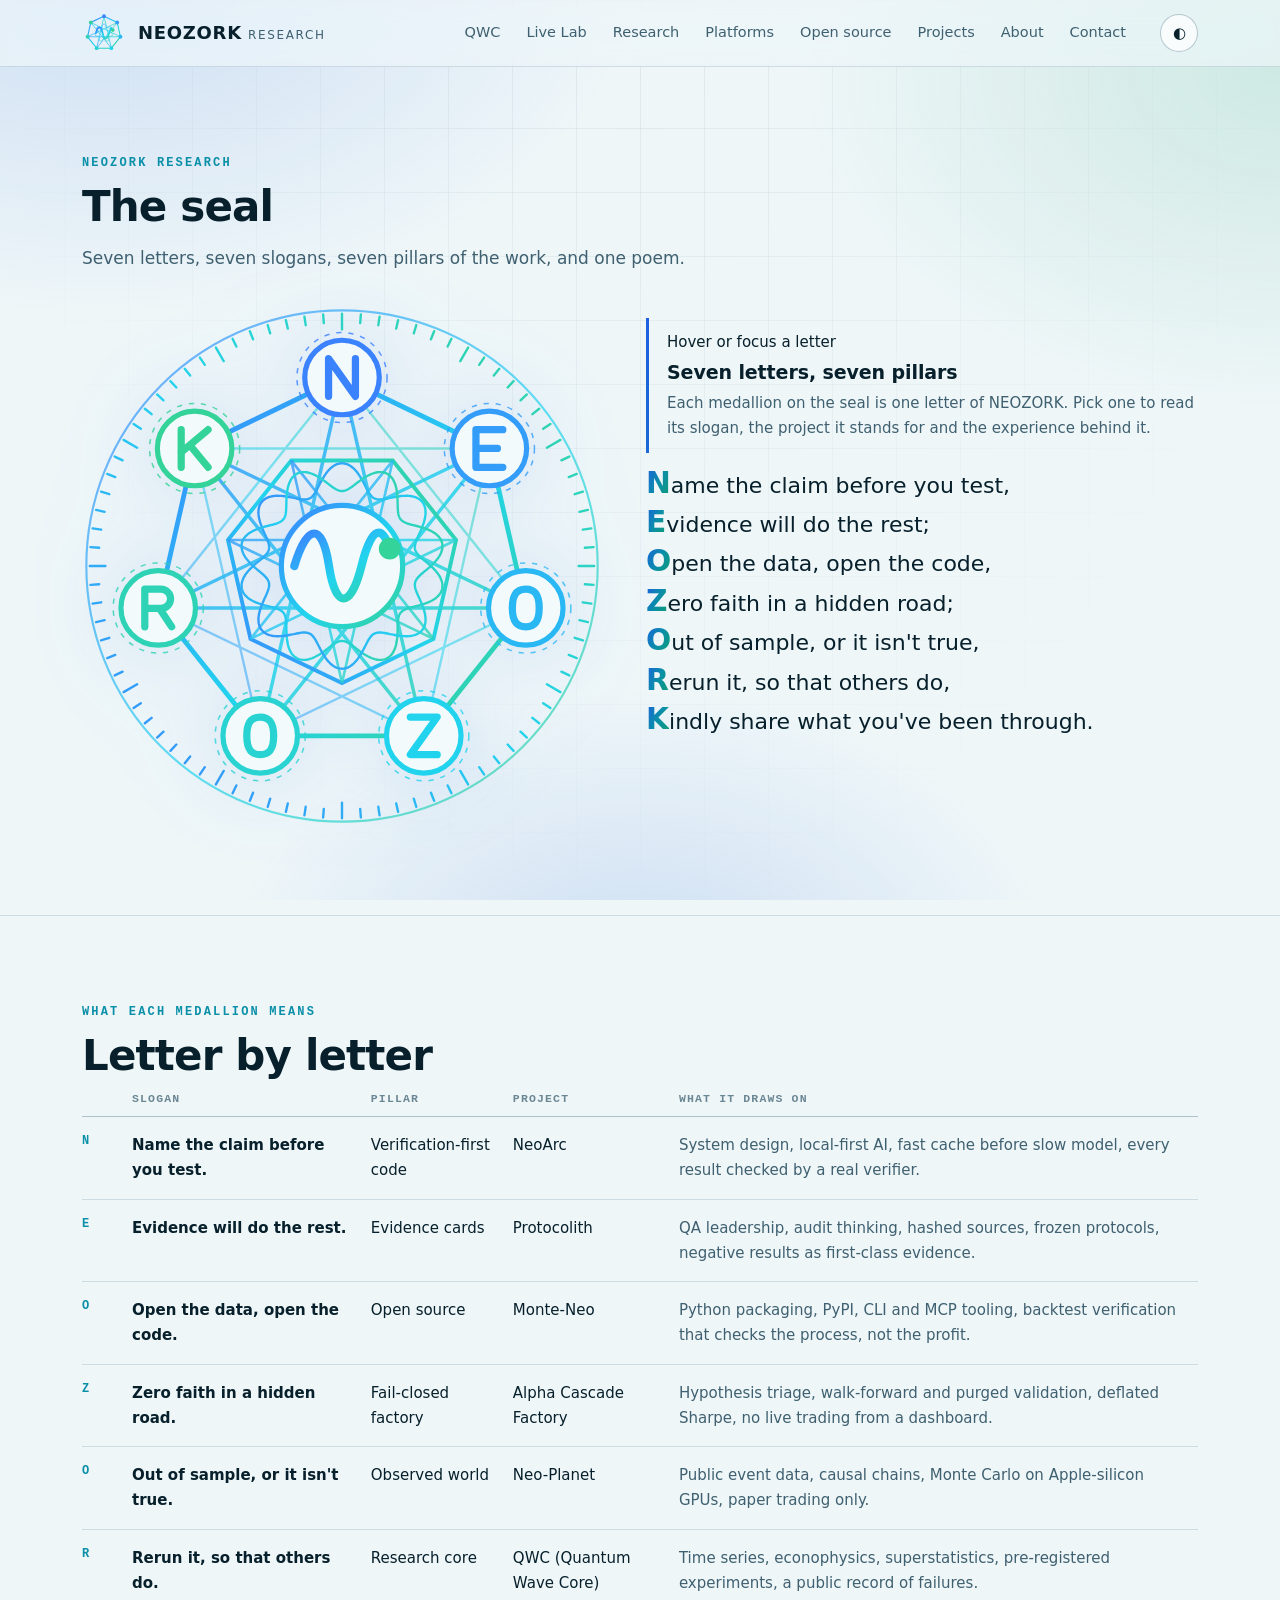
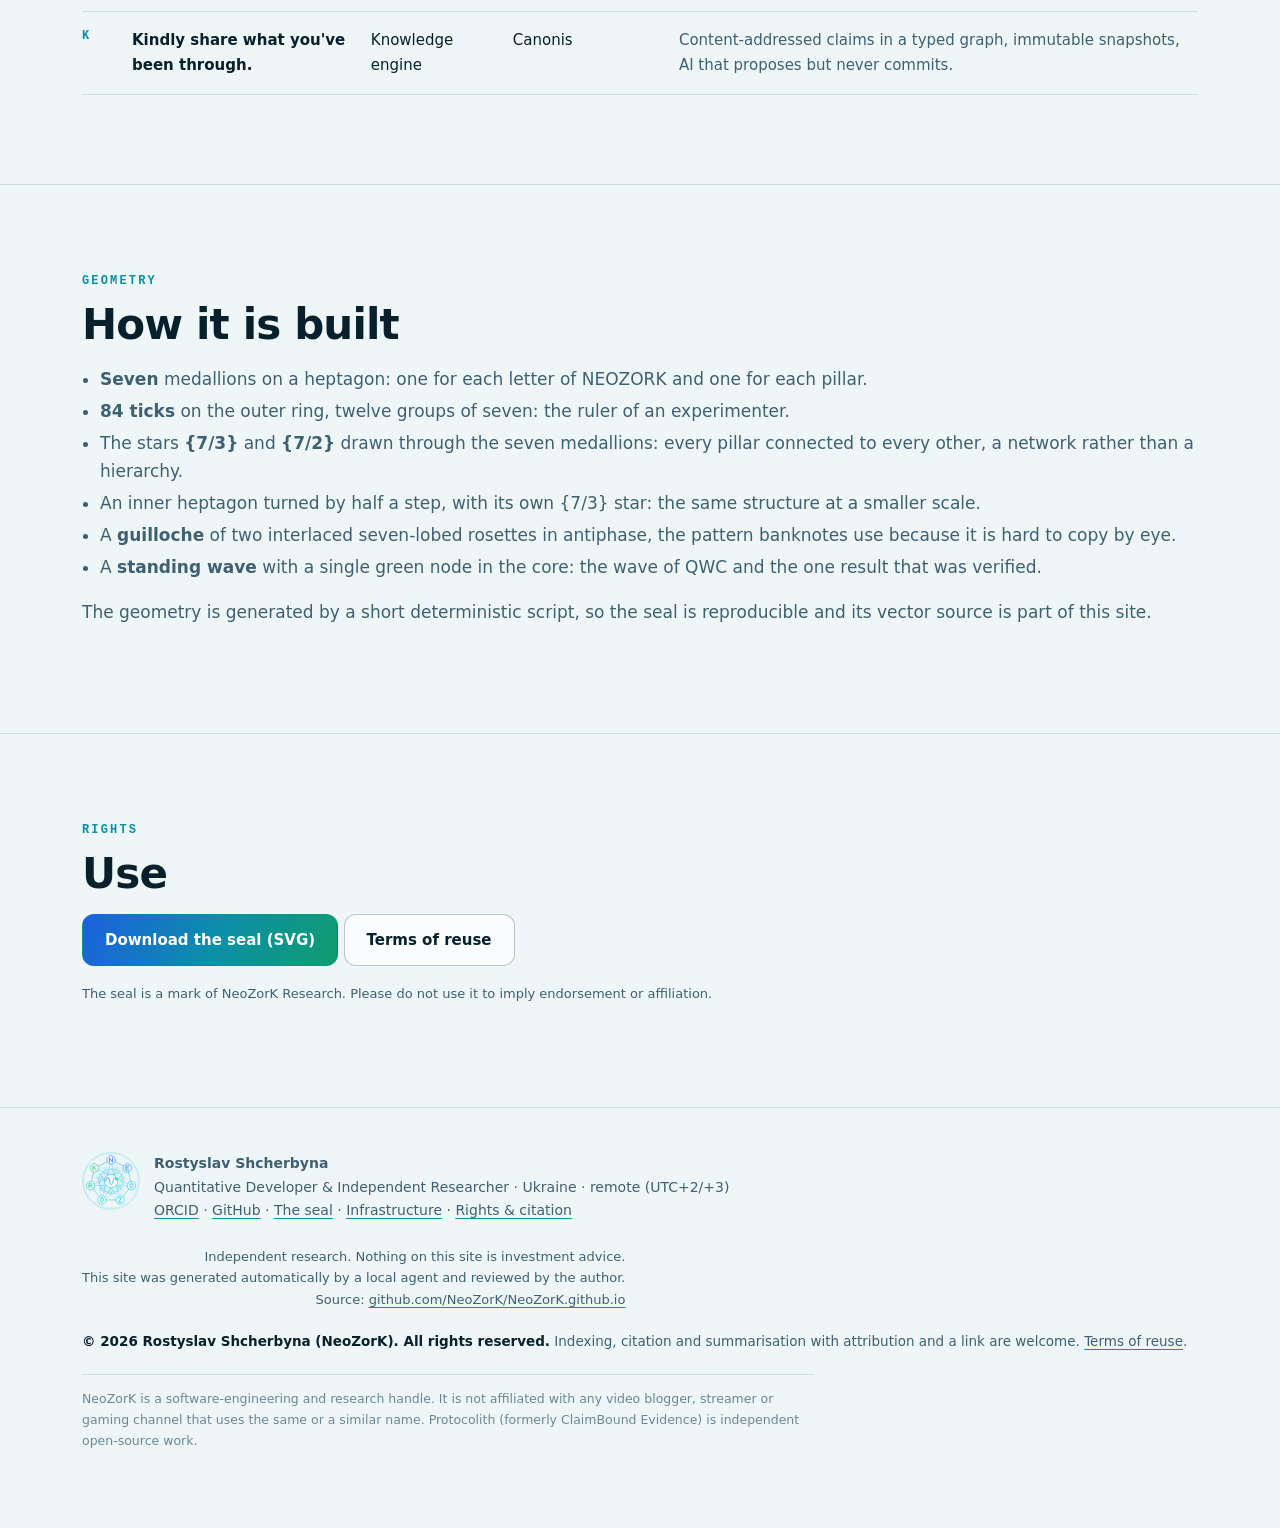
<file: seal.html>
<!doctype html>
<html lang="en">
<head>
<meta charset="utf-8">
<meta name="viewport" content="width=device-width, initial-scale=1">
<title>The seal · NeoZorK Research</title>
<meta name="description" content="A seven-letter seal: N-E-O-Z-O-R-K, seven slogans, seven pillars of an independent research programme.">
<meta name="author" content="Rostyslav Shcherbyna">
<meta name="copyright" content="© 2026 Rostyslav Shcherbyna (NeoZorK). All rights reserved.">
<meta name="rights" content="© 2026 Rostyslav Shcherbyna (NeoZorK). All rights reserved. Indexing, citation and summarisation with attribution and a link are welcome.">
<meta name="robots" content="index,follow,max-snippet:-1,max-image-preview:large">
<meta name="creator" content="Rostyslav Shcherbyna"><meta name="publisher" content="NeoZorK Research">
<meta name="DC.title" content="The seal · NeoZorK Research"><meta name="DC.creator" content="Rostyslav Shcherbyna"><meta name="DC.rights" content="© 2026 Rostyslav Shcherbyna (NeoZorK). All rights reserved.">
<meta name="DC.language" content="en"><meta name="DC.publisher" content="NeoZorK Research"><meta name="DC.identifier" content="https://neozork.github.io/seal.html">
<link rel="canonical" href="https://neozork.github.io/seal.html">
<link rel="author" href="https://neozork.github.io/about.html"><link rel="me" href="https://orcid.org/0009-0000-3773-5789"><link rel="me" href="https://github.com/NeoZorK">
<link rel="alternate" type="text/plain" href="https://neozork.github.io/llms.txt" title="Summary for language-model agents">
<meta property="og:title" content="The seal · NeoZorK Research"><meta property="og:description" content="A seven-letter seal: N-E-O-Z-O-R-K, seven slogans, seven pillars of an independent research programme."><meta property="og:type" content="website">
<meta property="og:url" content="https://neozork.github.io/seal.html"><meta property="og:site_name" content="NeoZorK Research"><meta property="og:locale" content="en_US">
<meta name="twitter:card" content="summary_large_image"><meta name="twitter:title" content="The seal · NeoZorK Research"><meta name="twitter:description" content="A seven-letter seal: N-E-O-Z-O-R-K, seven slogans, seven pillars of an independent research programme.">
<meta property="og:image" content="https://neozork.github.io/assets/og.png"><meta property="og:image:width" content="1200"><meta property="og:image:height" content="630"><meta name="twitter:image" content="https://neozork.github.io/assets/og.png">
<meta name="theme-color" content="#050d16">
<meta name="generator" content="NeoZorK local agent">
<link rel="icon" href="data:image/svg+xml,%3Csvg%20xmlns%3D%22http%3A//www.w3.org/2000/svg%22%20viewBox%3D%220%200%20120%20120%22%3E%3Cdefs%3E%3ClinearGradient%20id%3D%22nzg%22%20x1%3D%220%22%20y1%3D%220%22%20x2%3D%221%22%20y2%3D%221%22%3E%3Cstop%20offset%3D%220%22%20stop-color%3D%22%233b82ff%22/%3E%3Cstop%20offset%3D%22.55%22%20stop-color%3D%22%2322d3ee%22/%3E%3Cstop%20offset%3D%221%22%20stop-color%3D%22%2334d399%22/%3E%3C/linearGradient%3E%3ClinearGradient%20id%3D%22nzg2%22%20x1%3D%221%22%20y1%3D%220%22%20x2%3D%220%22%20y2%3D%221%22%3E%3Cstop%20offset%3D%220%22%20stop-color%3D%22%2334d399%22/%3E%3Cstop%20offset%3D%22.5%22%20stop-color%3D%22%2322d3ee%22/%3E%3Cstop%20offset%3D%221%22%20stop-color%3D%22%233b82ff%22/%3E%3C/linearGradient%3E%3C/defs%3E%3Crect%20width%3D%22120%22%20height%3D%22120%22%20rx%3D%2226%22%20fill%3D%22%23050d16%22/%3E%3Cpath%20d%3D%22M60.00%2014.00L95.96%2031.32L104.85%2070.24L79.96%20101.44L40.04%20101.44L15.15%2070.24L24.04%2031.32Z%22%20fill%3D%22none%22%20stroke%3D%22url%28%23nzg%29%22%20stroke-width%3D%223%22/%3E%3Cpath%20d%3D%22M60.00%2014.00L79.96%20101.44L24.04%2031.32L104.85%2070.24L15.15%2070.24L95.96%2031.32L40.04%20101.44Z%22%20fill%3D%22none%22%20stroke%3D%22url%28%23nzg2%29%22%20stroke-width%3D%222.2%22%20opacity%3D%22.9%22/%3E%3Cpath%20d%3D%22M80.00%2060.00L80.38%2060.25L80.75%2060.50L81.12%2060.77L81.47%2061.04L81.81%2061.32L82.13%2061.61L82.43%2061.90L82.71%2062.20L82.97%2062.51L83.20%2062.82L83.40%2063.13L83.57%2063.44L83.71%2063.76L83.82%2064.07L83.90%2064.38L83.94%2064.69L83.95%2064.99L83.92%2065.29L83.85%2065.57L83.76%2065.86L83.62%2066.13L83.46%2066.39L83.26%2066.64L83.03%2066.87L82.77%2067.10L82.48%2067.31L82.17%2067.50L81.83%2067.68L81.47%2067.85L81.09%2068.00L80.69%2068.14L80.28%2068.26L79.85%2068.36L79.42%2068.46L78.98%2068.54L78.53%2068.61L78.08%2068.67L77.64%2068.72L77.19%2068.76L76.76%2068.79L76.33%2068.82L75.91%2068.85L75.50%2068.87L75.11%2068.89L74.74%2068.91L74.39%2068.94L74.05%2068.97L73.74%2069.00L73.45%2069.04L73.18%2069.10L72.94%2069.16L72.72%2069.24L72.52%2069.33L72.35%2069.44L72.21%2069.56L72.09%2069.71L71.99%2069.87L71.91%2070.05L71.86%2070.25L71.82%2070.47L71.80%2070.72L71.81%2070.98L71.82%2071.26L71.85%2071.57L71.89%2071.89L71.94%2072.24L72.00%2072.60L72.07%2072.97L72.13%2073.37L72.20%2073.78L72.27%2074.20L72.34%2074.63L72.40%2075.06L72.46%2075.51L72.50%2075.96L72.54%2076.41L72.56%2076.86L72.57%2077.31L72.57%2077.75L72.55%2078.18L72.51%2078.60L72.46%2079.01L72.38%2079.41L72.29%2079.79L72.18%2080.15L72.05%2080.48L71.90%2080.80L71.72%2081.08L71.53%2081.35L71.32%2081.58L71.10%2081.78L70.85%2081.95L70.59%2082.09L70.32%2082.20L70.02%2082.27L69.72%2082.32L69.41%2082.33L69.08%2082.30L68.75%2082.25L68.41%2082.16L68.06%2082.05L67.71%2081.90L67.35%2081.73L67.00%2081.54L66.64%2081.32L66.29%2081.08L65.94%2080.82L65.59%2080.54L65.25%2080.25L64.92%2079.95L64.59%2079.63L64.27%2079.32L63.96%2079.00L63.66%2078.67L63.36%2078.36L63.08%2078.04L62.81%2077.74L62.55%2077.44L62.29%2077.16L62.05%2076.89L61.82%2076.64L61.59%2076.41L61.37%2076.21L61.16%2076.02L60.96%2075.87L60.76%2075.74L60.57%2075.63L60.38%2075.56L60.19%2075.51L60.00%2075.50L59.81%2075.51L59.62%2075.56L59.43%2075.63L59.24%2075.74L59.04%2075.87L58.84%2076.02L58.63%2076.21L58.41%2076.41L58.18%2076.64L57.95%2076.89L57.71%2077.16L57.45%2077.44L57.19%2077.74L56.92%2078.04L56.64%2078.36L56.34%2078.67L56.04%2079.00L55.73%2079.32L55.41%2079.63L55.08%2079.95L54.75%2080.25L54.41%2080.54L54.06%2080.82L53.71%2081.08L53.36%2081.32L53.00%2081.54L52.65%2081.73L52.29%2081.90L51.94%2082.05L51.59%2082.16L51.25%2082.25L50.92%2082.30L50.59%2082.33L50.28%2082.32L49.98%2082.27L49.68%2082.20L49.41%2082.09L49.15%2081.95L48.90%2081.78L48.68%2081.58L48.47%2081.35L48.28%2081.08L48.10%2080.80L47.95%2080.48L47.82%2080.15L47.71%2079.79L47.62%2079.41L47.54%2079.01L47.49%2078.60L47.45%2078.18L47.43%2077.75L47.43%2077.31L47.44%2076.86L47.46%2076.41L47.50%2075.96L47.54%2075.51L47.60%2075.06L47.66%2074.63L47.73%2074.20L47.80%2073.78L47.87%2073.37L47.93%2072.97L48.00%2072.60L48.06%2072.24L48.11%2071.89L48.15%2071.57L48.18%2071.26L48.19%2070.98L48.20%2070.72L48.18%2070.47L48.14%2070.25L48.09%2070.05L48.01%2069.87L47.91%2069.71L47.79%2069.56L47.65%2069.44L47.48%2069.33L47.28%2069.24L47.06%2069.16L46.82%2069.10L46.55%2069.04L46.26%2069.00L45.95%2068.97L45.61%2068.94L45.26%2068.91L44.89%2068.89L44.50%2068.87L44.09%2068.85L43.67%2068.82L43.24%2068.79L42.81%2068.76L42.36%2068.72L41.92%2068.67L41.47%2068.61L41.02%2068.54L40.58%2068.46L40.15%2068.36L39.72%2068.26L39.31%2068.14L38.91%2068.00L38.53%2067.85L38.17%2067.68L37.83%2067.50L37.52%2067.31L37.23%2067.10L36.97%2066.87L36.74%2066.64L36.54%2066.39L36.38%2066.13L36.24%2065.86L36.15%2065.57L36.08%2065.29L36.05%2064.99L36.06%2064.69L36.10%2064.38L36.18%2064.07L36.29%2063.76L36.43%2063.44L36.60%2063.13L36.80%2062.82L37.03%2062.51L37.29%2062.20L37.57%2061.90L37.87%2061.61L38.19%2061.32L38.53%2061.04L38.88%2060.77L39.25%2060.50L39.62%2060.25L40.00%2060.00L40.38%2059.76L40.76%2059.54L41.14%2059.32L41.52%2059.11L41.88%2058.90L42.23%2058.71L42.57%2058.52L42.90%2058.34L43.20%2058.17L43.49%2058.00L43.75%2057.83L43.99%2057.66L44.21%2057.50L44.39%2057.33L44.55%2057.17L44.68%2057.00L44.79%2056.83L44.86%2056.65L44.90%2056.47L44.92%2056.28L44.90%2056.09L44.86%2055.88L44.79%2055.66L44.70%2055.43L44.58%2055.20L44.44%2054.94L44.28%2054.68L44.10%2054.41L43.90%2054.12L43.69%2053.81L43.47%2053.50L43.23%2053.17L42.99%2052.83L42.75%2052.48L42.50%2052.12L42.26%2051.75L42.01%2051.38L41.78%2050.99L41.55%2050.60L41.34%2050.21L41.14%2049.81L40.95%2049.41L40.78%2049.01L40.63%2048.61L40.51%2048.22L40.41%2047.83L40.33%2047.45L40.28%2047.08L40.26%2046.72L40.26%2046.38L40.29%2046.04L40.36%2045.73L40.45%2045.43L40.57%2045.15L40.72%2044.90L40.90%2044.66L41.11%2044.45L41.34%2044.26L41.60%2044.09L41.88%2043.95L42.19%2043.83L42.51%2043.74L42.86%2043.67L43.23%2043.63L43.61%2043.61L44.00%2043.61L44.41%2043.64L44.83%2043.68L45.25%2043.75L45.68%2043.84L46.11%2043.94L46.55%2044.05L46.98%2044.18L47.41%2044.32L47.83%2044.47L48.25%2044.63L48.66%2044.78L49.06%2044.94L49.45%2045.10L49.83%2045.26L50.19%2045.41L50.54%2045.56L50.87%2045.69L51.19%2045.81L51.49%2045.92L51.77%2046.01L52.04%2046.08L52.29%2046.13L52.52%2046.15L52.74%2046.16L52.94%2046.14L53.13%2046.09L53.30%2046.02L53.46%2045.92L53.61%2045.80L53.75%2045.64L53.88%2045.46L54.00%2045.26L54.11%2045.02L54.22%2044.76L54.33%2044.48L54.43%2044.17L54.53%2043.84L54.64%2043.49L54.74%2043.13L54.85%2042.75L54.96%2042.35L55.08%2041.94L55.21%2041.53L55.34%2041.11L55.49%2040.68L55.64%2040.26L55.80%2039.84L55.97%2039.42L56.15%2039.01L56.35%2038.61L56.55%2038.23L56.77%2037.86L56.99%2037.51L57.23%2037.18L57.48%2036.88L57.73%2036.60L57.99%2036.35L58.27%2036.13L58.54%2035.94L58.83%2035.78L59.12%2035.66L59.41%2035.57L59.70%2035.52L60.00%2035.50L60.30%2035.52L60.59%2035.57L60.88%2035.66L61.17%2035.78L61.46%2035.94L61.73%2036.13L62.01%2036.35L62.27%2036.60L62.52%2036.88L62.77%2037.18L63.01%2037.51L63.23%2037.86L63.45%2038.23L63.65%2038.61L63.85%2039.01L64.03%2039.42L64.20%2039.84L64.36%2040.26L64.51%2040.68L64.66%2041.11L64.79%2041.53L64.92%2041.94L65.04%2042.35L65.15%2042.75L65.26%2043.13L65.36%2043.49L65.47%2043.84L65.57%2044.17L65.67%2044.48L65.78%2044.76L65.89%2045.02L66.00%2045.26L66.12%2045.46L66.25%2045.64L66.39%2045.80L66.54%2045.92L66.70%2046.02L66.87%2046.09L67.06%2046.14L67.26%2046.16L67.48%2046.15L67.71%2046.13L67.96%2046.08L68.23%2046.01L68.51%2045.92L68.81%2045.81L69.13%2045.69L69.46%2045.56L69.81%2045.41L70.17%2045.26L70.55%2045.10L70.94%2044.94L71.34%2044.78L71.75%2044.63L72.17%2044.47L72.59%2044.32L73.02%2044.18L73.45%2044.05L73.89%2043.94L74.32%2043.84L74.75%2043.75L75.17%2043.68L75.59%2043.64L76.00%2043.61L76.39%2043.61L76.77%2043.63L77.14%2043.67L77.49%2043.74L77.81%2043.83L78.12%2043.95L78.40%2044.09L78.66%2044.26L78.89%2044.45L79.10%2044.66L79.28%2044.90L79.43%2045.15L79.55%2045.43L79.64%2045.73L79.71%2046.04L79.74%2046.38L79.74%2046.72L79.72%2047.08L79.67%2047.45L79.59%2047.83L79.49%2048.22L79.37%2048.61L79.22%2049.01L79.05%2049.41L78.86%2049.81L78.66%2050.21L78.45%2050.60L78.22%2050.99L77.99%2051.38L77.74%2051.75L77.50%2052.12L77.25%2052.48L77.01%2052.83L76.77%2053.17L76.53%2053.50L76.31%2053.81L76.10%2054.12L75.90%2054.41L75.72%2054.68L75.56%2054.94L75.42%2055.20L75.30%2055.43L75.21%2055.66L75.14%2055.88L75.10%2056.09L75.08%2056.28L75.10%2056.47L75.14%2056.65L75.21%2056.83L75.32%2057.00L75.45%2057.17L75.61%2057.33L75.79%2057.50L76.01%2057.66L76.25%2057.83L76.51%2058.00L76.80%2058.17L77.10%2058.34L77.43%2058.52L77.77%2058.71L78.12%2058.90L78.48%2059.11L78.86%2059.32L79.24%2059.54L79.62%2059.76L80.00%2060.00Z%22%20fill%3D%22none%22%20stroke%3D%22url%28%23nzg%29%22%20stroke-width%3D%222%22/%3E%3Cpath%20d%3D%22M38%2060C43%2040%2052%2040%2056%2060S68%2080%2074%2060%2080%2046%2084%2052%22%20fill%3D%22none%22%20stroke%3D%22url%28%23nzg%29%22%20stroke-width%3D%225%22%20stroke-linecap%3D%22round%22/%3E%3Ccircle%20cx%3D%2284%22%20cy%3D%2252%22%20r%3D%225%22%20fill%3D%22%2334d399%22/%3E%3Ccircle%20cx%3D%2260.00%22%20cy%3D%2214.00%22%20r%3D%225.2%22%20fill%3D%22%233b82ff%22/%3E%3Ccircle%20cx%3D%2295.96%22%20cy%3D%2231.32%22%20r%3D%225.2%22%20fill%3D%22%23339df9%22/%3E%3Ccircle%20cx%3D%22104.85%22%20cy%3D%2270.24%22%20r%3D%225.2%22%20fill%3D%22%232ab8f4%22/%3E%3Ccircle%20cx%3D%2279.96%22%20cy%3D%22101.44%22%20r%3D%225.2%22%20fill%3D%22%2322d3ee%22/%3E%3Ccircle%20cx%3D%2240.04%22%20cy%3D%22101.44%22%20r%3D%225.2%22%20fill%3D%22%2328d3d2%22/%3E%3Ccircle%20cx%3D%2215.15%22%20cy%3D%2270.24%22%20r%3D%225.2%22%20fill%3D%22%232ed3b5%22/%3E%3Ccircle%20cx%3D%2224.04%22%20cy%3D%2231.32%22%20r%3D%225.2%22%20fill%3D%22%2334d399%22/%3E%3C/svg%3E">
<link rel="stylesheet" href="assets/style.css">
<script type="application/ld+json">{"@context": "https://schema.org", "@graph": [{"@type": "Person", "@id": "https://neozork.github.io/#person", "name": "Rostyslav Shcherbyna", "alternateName": ["NeoZorK"], "url": "https://neozork.github.io/", "jobTitle": "Quantitative Developer & Independent Researcher", "sameAs": ["https://github.com/NeoZorK", "https://orcid.org/0009-0000-3773-5789", "https://doi.org/10.5281/zenodo.23479894", "https://www.linkedin.com/in/rostyslav-sh-", "https://explore.openaire.eu/search/result?id=od______2659%3A%3Ad7c40fba4087e0752ef89d2d1fd250f1"], "knowsAbout": ["Time-series science", "Econophysics", "Superstatistics", "Quantum-inspired modelling", "Evidence & reproducibility", "AI architecture"], "identifier": {"@type": "PropertyValue", "propertyID": "ORCID", "value": "0009-0000-3773-5789"}, "worksFor": {"@id": "https://neozork.github.io/#org"}, "image": "https://neozork.github.io/assets/portrait.jpg"}, {"@type": "Organization", "@id": "https://neozork.github.io/#org", "name": "NeoZorK Research", "url": "https://neozork.github.io/", "founder": {"@id": "https://neozork.github.io/#person"}, "logo": "https://neozork.github.io/assets/seal.svg"}, {"@type": "WebSite", "@id": "https://neozork.github.io/#site", "url": "https://neozork.github.io/", "name": "NeoZorK Research", "inLanguage": "en", "publisher": {"@id": "https://neozork.github.io/#org"}, "copyrightHolder": {"@id": "https://neozork.github.io/#person"}}, {"@type": "WebPage", "@id": "https://neozork.github.io/seal.html#page", "url": "https://neozork.github.io/seal.html", "name": "The seal · NeoZorK Research", "description": "A seven-letter seal: N-E-O-Z-O-R-K, seven slogans, seven pillars of an independent research programme.", "inLanguage": "en", "isPartOf": {"@id": "https://neozork.github.io/#site"}, "author": {"@id": "https://neozork.github.io/#person"}, "creator": {"@id": "https://neozork.github.io/#person"}, "copyrightHolder": {"@id": "https://neozork.github.io/#person"}, "copyrightYear": 2026, "copyrightNotice": "© 2026 Rostyslav Shcherbyna (NeoZorK). All rights reserved.", "dateModified": "2026-10-19", "isAccessibleForFree": true}, {"@type": "ImageObject", "name": "NeoZorK Research seal", "contentUrl": "https://neozork.github.io/assets/seal.svg", "creator": {"@id": "https://neozork.github.io/#person"}, "copyrightHolder": {"@id": "https://neozork.github.io/#person"}, "copyrightNotice": "© 2026 Rostyslav Shcherbyna (NeoZorK). All rights reserved."}]}</script>
</head>
<body>
<svg width="0" height="0" style="position:absolute" aria-hidden="true"><defs><linearGradient id="nzg" x1="0" y1="0" x2="1" y2="1"><stop offset="0" stop-color="#3b82ff"/><stop offset=".55" stop-color="#22d3ee"/><stop offset="1" stop-color="#34d399"/></linearGradient><linearGradient id="nzg2" x1="1" y1="0" x2="0" y2="1"><stop offset="0" stop-color="#34d399"/><stop offset=".5" stop-color="#22d3ee"/><stop offset="1" stop-color="#3b82ff"/></linearGradient><symbol id="nz-mark" viewBox="0 0 120 120"><circle cx="60" cy="60" r="59" fill="none" stroke="url(#nzg)" stroke-width=".5" opacity=".7"/><path d="M60.00 5.40L60.00 1.80M64.20 3.96L64.35 1.96M68.38 4.43L68.67 2.45M72.51 5.21L72.95 3.26M76.57 6.30L77.15 4.39M80.53 7.68L81.26 5.82M84.38 9.37L85.25 7.56M87.30 12.72L89.10 9.60M91.66 13.57L92.79 11.91M95.04 16.06L96.29 14.50M98.23 18.80L99.59 17.34M101.20 21.77L102.66 20.41M103.94 24.96L105.50 23.71M106.43 28.34L108.09 27.21M107.28 32.70L110.40 30.90M110.63 35.62L112.44 34.75M112.32 39.47L114.18 38.74M113.70 43.43L115.61 42.85M114.79 47.49L116.74 47.05M115.57 51.62L117.55 51.33M116.04 55.80L118.04 55.65M114.60 60.00L118.20 60.00M116.04 64.20L118.04 64.35M115.57 68.38L117.55 68.67M114.79 72.51L116.74 72.95M113.70 76.57L115.61 77.15M112.32 80.53L114.18 81.26M110.63 84.38L112.44 85.25M107.28 87.30L110.40 89.10M106.43 91.66L108.09 92.79M103.94 95.04L105.50 96.29M101.20 98.23L102.66 99.59M98.23 101.20L99.59 102.66M95.04 103.94L96.29 105.50M91.66 106.43L92.79 108.09M87.30 107.28L89.10 110.40M84.38 110.63L85.25 112.44M80.53 112.32L81.26 114.18M76.57 113.70L77.15 115.61M72.51 114.79L72.95 116.74M68.38 115.57L68.67 117.55M64.20 116.04L64.35 118.04M60.00 114.60L60.00 118.20M55.80 116.04L55.65 118.04M51.62 115.57L51.33 117.55M47.49 114.79L47.05 116.74M43.43 113.70L42.85 115.61M39.47 112.32L38.74 114.18M35.62 110.63L34.75 112.44M32.70 107.28L30.90 110.40M28.34 106.43L27.21 108.09M24.96 103.94L23.71 105.50M21.77 101.20L20.41 102.66M18.80 98.23L17.34 99.59M16.06 95.04L14.50 96.29M13.57 91.66L11.91 92.79M12.72 87.30L9.60 89.10M9.37 84.38L7.56 85.25M7.68 80.53L5.82 81.26M6.30 76.57L4.39 77.15M5.21 72.51L3.26 72.95M4.43 68.38L2.45 68.67M3.96 64.20L1.96 64.35M5.40 60.00L1.80 60.00M3.96 55.80L1.96 55.65M4.43 51.62L2.45 51.33M5.21 47.49L3.26 47.05M6.30 43.43L4.39 42.85M7.68 39.47L5.82 38.74M9.37 35.62L7.56 34.75M12.72 32.70L9.60 30.90M13.57 28.34L11.91 27.21M16.06 24.96L14.50 23.71M18.80 21.77L17.34 20.41M21.77 18.80L20.41 17.34M24.96 16.06L23.71 14.50M28.34 13.57L27.21 11.91M32.70 12.72L30.90 9.60M35.62 9.37L34.75 7.56M39.47 7.68L38.74 5.82M43.43 6.30L42.85 4.39M47.49 5.21L47.05 3.26M51.62 4.43L51.33 2.45M55.80 3.96L55.65 1.96" fill="none" stroke="url(#nzg2)" stroke-width=".55" stroke-linecap="round"/><path d="M60.00 16.50L78.87 99.19L25.99 32.88L102.41 69.68L17.59 69.68L94.01 32.88L41.13 99.19Z" fill="none" stroke="url(#nzg)" stroke-width=".8" opacity=".85"/><path d="M60.00 16.50L102.41 69.68L41.13 99.19L25.99 32.88L94.01 32.88L78.87 99.19L17.59 69.68Z" fill="none" stroke="url(#nzg2)" stroke-width=".55" opacity=".55"/><path d="M60.00 16.50L94.01 32.88L102.41 69.68L78.87 99.19L41.13 99.19L17.59 69.68L25.99 32.88Z" fill="none" stroke="url(#nzg)" stroke-width="1.1"/><path d="M71.71 35.67L86.32 53.99L81.11 76.83L60.00 87.00L38.89 76.83L33.68 53.99L48.29 35.67Z" fill="none" stroke="url(#nzg2)" stroke-width=".9"/><path d="M71.71 35.67L60.00 87.00L48.29 35.67L81.11 76.83L33.68 53.99L86.32 53.99L38.89 76.83Z" fill="none" stroke="url(#nzg)" stroke-width=".6" opacity=".8"/><path d="M80.50 60.00L80.77 60.25L81.03 60.51L81.29 60.77L81.54 61.04L81.77 61.32L82.00 61.60L82.21 61.88L82.40 62.17L82.57 62.46L82.73 62.76L82.86 63.06L82.97 63.35L83.06 63.65L83.13 63.95L83.17 64.25L83.18 64.54L83.17 64.83L83.14 65.11L83.08 65.39L82.99 65.67L82.88 65.93L82.74 66.19L82.58 66.44L82.39 66.68L82.19 66.91L81.96 67.13L81.71 67.35L81.45 67.55L81.16 67.74L80.87 67.91L80.56 68.08L80.24 68.24L79.90 68.39L79.56 68.52L79.22 68.65L78.87 68.77L78.52 68.88L78.17 68.98L77.82 69.08L77.47 69.17L77.13 69.26L76.80 69.34L76.47 69.42L76.16 69.50L75.85 69.58L75.56 69.67L75.28 69.75L75.02 69.84L74.77 69.94L74.54 70.04L74.32 70.14L74.12 70.26L73.94 70.39L73.77 70.52L73.62 70.67L73.49 70.83L73.37 71.01L73.27 71.19L73.18 71.40L73.10 71.61L73.04 71.84L72.99 72.08L72.95 72.34L72.92 72.61L72.90 72.90L72.88 73.19L72.87 73.50L72.86 73.82L72.85 74.15L72.84 74.50L72.83 74.84L72.82 75.20L72.81 75.56L72.79 75.92L72.76 76.29L72.73 76.66L72.68 77.02L72.63 77.38L72.57 77.74L72.49 78.10L72.40 78.44L72.30 78.77L72.18 79.10L72.05 79.40L71.91 79.70L71.75 79.98L71.58 80.24L71.39 80.48L71.19 80.70L70.97 80.90L70.74 81.08L70.50 81.24L70.25 81.37L69.98 81.48L69.71 81.56L69.42 81.62L69.13 81.66L68.82 81.67L68.52 81.66L68.20 81.63L67.89 81.57L67.56 81.50L67.24 81.40L66.92 81.29L66.59 81.15L66.27 81.00L65.95 80.84L65.63 80.66L65.31 80.48L65.00 80.28L64.69 80.08L64.39 79.87L64.09 79.65L63.81 79.44L63.52 79.23L63.25 79.02L62.98 78.81L62.72 78.61L62.46 78.42L62.22 78.24L61.97 78.08L61.74 77.92L61.51 77.78L61.28 77.66L61.06 77.55L60.84 77.46L60.63 77.39L60.42 77.34L60.21 77.31L60.00 77.30L59.79 77.31L59.58 77.34L59.37 77.39L59.16 77.46L58.94 77.55L58.72 77.66L58.49 77.78L58.26 77.92L58.03 78.08L57.78 78.24L57.54 78.42L57.28 78.61L57.02 78.81L56.75 79.02L56.48 79.23L56.19 79.44L55.91 79.65L55.61 79.87L55.31 80.08L55.00 80.28L54.69 80.48L54.37 80.66L54.05 80.84L53.73 81.00L53.41 81.15L53.08 81.29L52.76 81.40L52.44 81.50L52.11 81.57L51.80 81.63L51.48 81.66L51.18 81.67L50.87 81.66L50.58 81.62L50.29 81.56L50.02 81.48L49.75 81.37L49.50 81.24L49.26 81.08L49.03 80.90L48.81 80.70L48.61 80.48L48.42 80.24L48.25 79.98L48.09 79.70L47.95 79.40L47.82 79.10L47.70 78.77L47.60 78.44L47.51 78.10L47.43 77.74L47.37 77.38L47.32 77.02L47.27 76.66L47.24 76.29L47.21 75.92L47.19 75.56L47.18 75.20L47.17 74.84L47.16 74.50L47.15 74.15L47.14 73.82L47.13 73.50L47.12 73.19L47.10 72.90L47.08 72.61L47.05 72.34L47.01 72.08L46.96 71.84L46.90 71.61L46.82 71.40L46.73 71.19L46.63 71.01L46.51 70.83L46.38 70.67L46.23 70.52L46.06 70.39L45.88 70.26L45.68 70.14L45.46 70.04L45.23 69.94L44.98 69.84L44.72 69.75L44.44 69.67L44.15 69.58L43.84 69.50L43.53 69.42L43.20 69.34L42.87 69.26L42.53 69.17L42.18 69.08L41.83 68.98L41.48 68.88L41.13 68.77L40.78 68.65L40.44 68.52L40.10 68.39L39.76 68.24L39.44 68.08L39.13 67.91L38.84 67.74L38.55 67.55L38.29 67.35L38.04 67.13L37.81 66.91L37.61 66.68L37.42 66.44L37.26 66.19L37.12 65.93L37.01 65.67L36.92 65.39L36.86 65.11L36.83 64.83L36.82 64.54L36.83 64.25L36.87 63.95L36.94 63.65L37.03 63.35L37.14 63.06L37.27 62.76L37.43 62.46L37.60 62.17L37.79 61.88L38.00 61.60L38.23 61.32L38.46 61.04L38.71 60.77L38.97 60.51L39.23 60.25L39.50 60.00L39.77 59.76L40.04 59.52L40.32 59.29L40.58 59.06L40.85 58.84L41.10 58.63L41.35 58.42L41.59 58.21L41.82 58.01L42.03 57.82L42.22 57.62L42.40 57.43L42.57 57.24L42.71 57.05L42.84 56.86L42.95 56.66L43.04 56.47L43.10 56.27L43.15 56.06L43.18 55.85L43.19 55.64L43.18 55.42L43.15 55.19L43.10 54.96L43.04 54.72L42.97 54.47L42.87 54.21L42.77 53.94L42.66 53.66L42.53 53.38L42.40 53.08L42.26 52.78L42.12 52.47L41.98 52.15L41.83 51.82L41.69 51.49L41.55 51.15L41.42 50.81L41.29 50.47L41.17 50.12L41.06 49.77L40.97 49.42L40.88 49.07L40.82 48.72L40.77 48.37L40.73 48.03L40.72 47.70L40.73 47.37L40.75 47.05L40.80 46.75L40.86 46.45L40.95 46.16L41.06 45.89L41.20 45.63L41.35 45.39L41.52 45.16L41.72 44.95L41.93 44.76L42.16 44.58L42.42 44.42L42.68 44.28L42.97 44.16L43.27 44.06L43.58 43.97L43.90 43.90L44.24 43.85L44.58 43.82L44.93 43.80L45.29 43.80L45.65 43.81L46.02 43.83L46.38 43.86L46.75 43.90L47.11 43.96L47.48 44.01L47.83 44.08L48.19 44.15L48.53 44.22L48.87 44.28L49.20 44.35L49.52 44.42L49.83 44.48L50.13 44.53L50.42 44.58L50.70 44.61L50.96 44.64L51.22 44.65L51.46 44.65L51.70 44.63L51.92 44.60L52.13 44.55L52.33 44.48L52.52 44.40L52.70 44.30L52.88 44.18L53.05 44.04L53.21 43.88L53.36 43.70L53.52 43.51L53.66 43.29L53.81 43.07L53.96 42.82L54.10 42.56L54.25 42.29L54.39 42.01L54.54 41.71L54.70 41.41L54.85 41.10L55.02 40.79L55.19 40.47L55.36 40.15L55.54 39.83L55.73 39.52L55.93 39.20L56.13 38.90L56.35 38.60L56.57 38.32L56.79 38.04L57.03 37.79L57.27 37.54L57.52 37.32L57.78 37.11L58.04 36.93L58.31 36.76L58.59 36.62L58.86 36.51L59.14 36.42L59.43 36.35L59.71 36.31L60.00 36.30L60.29 36.31L60.57 36.35L60.86 36.42L61.14 36.51L61.41 36.62L61.69 36.76L61.96 36.93L62.22 37.11L62.48 37.32L62.73 37.54L62.97 37.79L63.21 38.04L63.43 38.32L63.65 38.60L63.87 38.90L64.07 39.20L64.27 39.52L64.46 39.83L64.64 40.15L64.81 40.47L64.98 40.79L65.15 41.10L65.30 41.41L65.46 41.71L65.61 42.01L65.75 42.29L65.90 42.56L66.04 42.82L66.19 43.07L66.34 43.29L66.48 43.51L66.64 43.70L66.79 43.88L66.95 44.04L67.12 44.18L67.30 44.30L67.48 44.40L67.67 44.48L67.87 44.55L68.08 44.60L68.30 44.63L68.54 44.65L68.78 44.65L69.04 44.64L69.30 44.61L69.58 44.58L69.87 44.53L70.17 44.48L70.48 44.42L70.80 44.35L71.13 44.28L71.47 44.22L71.81 44.15L72.17 44.08L72.52 44.01L72.89 43.96L73.25 43.90L73.62 43.86L73.98 43.83L74.35 43.81L74.71 43.80L75.07 43.80L75.42 43.82L75.76 43.85L76.10 43.90L76.42 43.97L76.73 44.06L77.03 44.16L77.32 44.28L77.58 44.42L77.84 44.58L78.07 44.76L78.28 44.95L78.48 45.16L78.65 45.39L78.80 45.63L78.94 45.89L79.05 46.16L79.14 46.45L79.20 46.75L79.25 47.05L79.27 47.37L79.28 47.70L79.27 48.03L79.23 48.37L79.18 48.72L79.12 49.07L79.03 49.42L78.94 49.77L78.83 50.12L78.71 50.47L78.58 50.81L78.45 51.15L78.31 51.49L78.17 51.82L78.02 52.15L77.88 52.47L77.74 52.78L77.60 53.08L77.47 53.38L77.34 53.66L77.23 53.94L77.13 54.21L77.03 54.47L76.96 54.72L76.90 54.96L76.85 55.19L76.82 55.42L76.81 55.64L76.82 55.85L76.85 56.06L76.90 56.27L76.96 56.47L77.05 56.66L77.16 56.86L77.29 57.05L77.43 57.24L77.60 57.43L77.78 57.62L77.97 57.82L78.18 58.01L78.41 58.21L78.65 58.42L78.90 58.63L79.15 58.84L79.42 59.06L79.68 59.29L79.96 59.52L80.23 59.76L80.50 60.00Z" fill="none" stroke="url(#nzg)" stroke-width=".55"/><path d="M80.50 60.00L80.23 60.24L79.96 60.48L79.68 60.71L79.42 60.94L79.15 61.16L78.90 61.37L78.65 61.58L78.41 61.79L78.18 61.99L77.97 62.18L77.78 62.38L77.60 62.57L77.43 62.76L77.29 62.95L77.16 63.14L77.05 63.34L76.96 63.53L76.90 63.73L76.85 63.94L76.82 64.15L76.81 64.36L76.82 64.58L76.85 64.81L76.90 65.04L76.96 65.28L77.03 65.53L77.13 65.79L77.23 66.06L77.34 66.34L77.47 66.62L77.60 66.92L77.74 67.22L77.88 67.53L78.02 67.85L78.17 68.18L78.31 68.51L78.45 68.85L78.58 69.19L78.71 69.53L78.83 69.88L78.94 70.23L79.03 70.58L79.12 70.93L79.18 71.28L79.23 71.63L79.27 71.97L79.28 72.30L79.27 72.63L79.25 72.95L79.20 73.25L79.14 73.55L79.05 73.84L78.94 74.11L78.80 74.37L78.65 74.61L78.48 74.84L78.28 75.05L78.07 75.24L77.84 75.42L77.58 75.58L77.32 75.72L77.03 75.84L76.73 75.94L76.42 76.03L76.10 76.10L75.76 76.15L75.42 76.18L75.07 76.20L74.71 76.20L74.35 76.19L73.98 76.17L73.62 76.14L73.25 76.10L72.89 76.04L72.52 75.99L72.17 75.92L71.81 75.85L71.47 75.78L71.13 75.72L70.80 75.65L70.48 75.58L70.17 75.52L69.87 75.47L69.58 75.42L69.30 75.39L69.04 75.36L68.78 75.35L68.54 75.35L68.30 75.37L68.08 75.40L67.87 75.45L67.67 75.52L67.48 75.60L67.30 75.70L67.12 75.82L66.95 75.96L66.79 76.12L66.64 76.30L66.48 76.49L66.34 76.71L66.19 76.93L66.04 77.18L65.90 77.44L65.75 77.71L65.61 77.99L65.46 78.29L65.30 78.59L65.15 78.90L64.98 79.21L64.81 79.53L64.64 79.85L64.46 80.17L64.27 80.48L64.07 80.80L63.87 81.10L63.65 81.40L63.43 81.68L63.21 81.96L62.97 82.21L62.73 82.46L62.48 82.68L62.22 82.89L61.96 83.07L61.69 83.24L61.41 83.38L61.14 83.49L60.86 83.58L60.57 83.65L60.29 83.69L60.00 83.70L59.71 83.69L59.43 83.65L59.14 83.58L58.86 83.49L58.59 83.38L58.31 83.24L58.04 83.07L57.78 82.89L57.52 82.68L57.27 82.46L57.03 82.21L56.79 81.96L56.57 81.68L56.35 81.40L56.13 81.10L55.93 80.80L55.73 80.48L55.54 80.17L55.36 79.85L55.19 79.53L55.02 79.21L54.85 78.90L54.70 78.59L54.54 78.29L54.39 77.99L54.25 77.71L54.10 77.44L53.96 77.18L53.81 76.93L53.66 76.71L53.52 76.49L53.36 76.30L53.21 76.12L53.05 75.96L52.88 75.82L52.70 75.70L52.52 75.60L52.33 75.52L52.13 75.45L51.92 75.40L51.70 75.37L51.46 75.35L51.22 75.35L50.96 75.36L50.70 75.39L50.42 75.42L50.13 75.47L49.83 75.52L49.52 75.58L49.20 75.65L48.87 75.72L48.53 75.78L48.19 75.85L47.83 75.92L47.48 75.99L47.11 76.04L46.75 76.10L46.38 76.14L46.02 76.17L45.65 76.19L45.29 76.20L44.93 76.20L44.58 76.18L44.24 76.15L43.90 76.10L43.58 76.03L43.27 75.94L42.97 75.84L42.68 75.72L42.42 75.58L42.16 75.42L41.93 75.24L41.72 75.05L41.52 74.84L41.35 74.61L41.20 74.37L41.06 74.11L40.95 73.84L40.86 73.55L40.80 73.25L40.75 72.95L40.73 72.63L40.72 72.30L40.73 71.97L40.77 71.63L40.82 71.28L40.88 70.93L40.97 70.58L41.06 70.23L41.17 69.88L41.29 69.53L41.42 69.19L41.55 68.85L41.69 68.51L41.83 68.18L41.98 67.85L42.12 67.53L42.26 67.22L42.40 66.92L42.53 66.62L42.66 66.34L42.77 66.06L42.87 65.79L42.97 65.53L43.04 65.28L43.10 65.04L43.15 64.81L43.18 64.58L43.19 64.36L43.18 64.15L43.15 63.94L43.10 63.73L43.04 63.53L42.95 63.34L42.84 63.14L42.71 62.95L42.57 62.76L42.40 62.57L42.22 62.38L42.03 62.18L41.82 61.99L41.59 61.79L41.35 61.58L41.10 61.37L40.85 61.16L40.58 60.94L40.32 60.71L40.04 60.48L39.77 60.24L39.50 60.00L39.23 59.75L38.97 59.49L38.71 59.23L38.46 58.96L38.23 58.68L38.00 58.40L37.79 58.12L37.60 57.83L37.43 57.54L37.27 57.24L37.14 56.94L37.03 56.65L36.94 56.35L36.87 56.05L36.83 55.75L36.82 55.46L36.83 55.17L36.86 54.89L36.92 54.61L37.01 54.33L37.12 54.07L37.26 53.81L37.42 53.56L37.61 53.32L37.81 53.09L38.04 52.87L38.29 52.65L38.55 52.45L38.84 52.26L39.13 52.09L39.44 51.92L39.76 51.76L40.10 51.61L40.44 51.48L40.78 51.35L41.13 51.23L41.48 51.12L41.83 51.02L42.18 50.92L42.53 50.83L42.87 50.74L43.20 50.66L43.53 50.58L43.84 50.50L44.15 50.42L44.44 50.33L44.72 50.25L44.98 50.16L45.23 50.06L45.46 49.96L45.68 49.86L45.88 49.74L46.06 49.61L46.23 49.48L46.38 49.33L46.51 49.17L46.63 48.99L46.73 48.81L46.82 48.60L46.90 48.39L46.96 48.16L47.01 47.92L47.05 47.66L47.08 47.39L47.10 47.10L47.12 46.81L47.13 46.50L47.14 46.18L47.15 45.85L47.16 45.50L47.17 45.16L47.18 44.80L47.19 44.44L47.21 44.08L47.24 43.71L47.27 43.34L47.32 42.98L47.37 42.62L47.43 42.26L47.51 41.90L47.60 41.56L47.70 41.23L47.82 40.90L47.95 40.60L48.09 40.30L48.25 40.02L48.42 39.76L48.61 39.52L48.81 39.30L49.03 39.10L49.26 38.92L49.50 38.76L49.75 38.63L50.02 38.52L50.29 38.44L50.58 38.38L50.87 38.34L51.18 38.33L51.48 38.34L51.80 38.37L52.11 38.43L52.44 38.50L52.76 38.60L53.08 38.71L53.41 38.85L53.73 39.00L54.05 39.16L54.37 39.34L54.69 39.52L55.00 39.72L55.31 39.92L55.61 40.13L55.91 40.35L56.19 40.56L56.48 40.77L56.75 40.98L57.02 41.19L57.28 41.39L57.54 41.58L57.78 41.76L58.03 41.92L58.26 42.08L58.49 42.22L58.72 42.34L58.94 42.45L59.16 42.54L59.37 42.61L59.58 42.66L59.79 42.69L60.00 42.70L60.21 42.69L60.42 42.66L60.63 42.61L60.84 42.54L61.06 42.45L61.28 42.34L61.51 42.22L61.74 42.08L61.97 41.92L62.22 41.76L62.46 41.58L62.72 41.39L62.98 41.19L63.25 40.98L63.52 40.77L63.81 40.56L64.09 40.35L64.39 40.13L64.69 39.92L65.00 39.72L65.31 39.52L65.63 39.34L65.95 39.16L66.27 39.00L66.59 38.85L66.92 38.71L67.24 38.60L67.56 38.50L67.89 38.43L68.20 38.37L68.52 38.34L68.82 38.33L69.13 38.34L69.42 38.38L69.71 38.44L69.98 38.52L70.25 38.63L70.50 38.76L70.74 38.92L70.97 39.10L71.19 39.30L71.39 39.52L71.58 39.76L71.75 40.02L71.91 40.30L72.05 40.60L72.18 40.90L72.30 41.23L72.40 41.56L72.49 41.90L72.57 42.26L72.63 42.62L72.68 42.98L72.73 43.34L72.76 43.71L72.79 44.08L72.81 44.44L72.82 44.80L72.83 45.16L72.84 45.50L72.85 45.85L72.86 46.18L72.87 46.50L72.88 46.81L72.90 47.10L72.92 47.39L72.95 47.66L72.99 47.92L73.04 48.16L73.10 48.39L73.18 48.60L73.27 48.81L73.37 48.99L73.49 49.17L73.62 49.33L73.77 49.48L73.94 49.61L74.12 49.74L74.32 49.86L74.54 49.96L74.77 50.06L75.02 50.16L75.28 50.25L75.56 50.33L75.85 50.42L76.16 50.50L76.47 50.58L76.80 50.66L77.13 50.74L77.47 50.83L77.82 50.92L78.17 51.02L78.52 51.12L78.87 51.23L79.22 51.35L79.56 51.48L79.90 51.61L80.24 51.76L80.56 51.92L80.87 52.09L81.16 52.26L81.45 52.45L81.71 52.65L81.96 52.87L82.19 53.09L82.39 53.32L82.58 53.56L82.74 53.81L82.88 54.07L82.99 54.33L83.08 54.61L83.14 54.89L83.17 55.17L83.18 55.46L83.17 55.75L83.13 56.05L83.06 56.35L82.97 56.65L82.86 56.94L82.73 57.24L82.57 57.54L82.40 57.83L82.21 58.12L82.00 58.40L81.77 58.68L81.54 58.96L81.29 59.23L81.03 59.49L80.77 59.75L80.50 60.00Z" fill="none" stroke="url(#nzg2)" stroke-width=".55"/><circle cx="60" cy="60" r="14" style="fill:var(--logo-core,#06111b)" stroke="url(#nzg)" stroke-width="1.2"/><path d="M49 60C52 50 55.500 50 57 60S62 70 64.500 60 69.500 51 71 56" fill="none" stroke="url(#nzg)" stroke-width="1.9" stroke-linecap="round"/><circle cx="71" cy="56" r="2.5" fill="#34d399"/><g><circle cx="60.00" cy="16.50" r="8.6" style="fill:var(--logo-core,#06111b)" stroke="#3b82ff" stroke-width="1.2"/><circle cx="60.00" cy="16.50" r="10.4" fill="none" stroke="#3b82ff" stroke-width=".35" stroke-dasharray="1.2 1.6" opacity=".8"/><path d="M0 14V0L10 14V0" transform="translate(56.90 12.16) scale(0.62)" fill="none" stroke="#3b82ff" stroke-width="2.7" stroke-linecap="round" stroke-linejoin="round"/></g><g><circle cx="94.01" cy="32.88" r="8.6" style="fill:var(--logo-core,#06111b)" stroke="#339df9" stroke-width="1.2"/><circle cx="94.01" cy="32.88" r="10.4" fill="none" stroke="#339df9" stroke-width=".35" stroke-dasharray="1.2 1.6" opacity=".8"/><path d="M10 0H0V14H10M0 7H8" transform="translate(90.91 28.54) scale(0.62)" fill="none" stroke="#339df9" stroke-width="2.7" stroke-linecap="round" stroke-linejoin="round"/></g><g><circle cx="102.41" cy="69.68" r="8.6" style="fill:var(--logo-core,#06111b)" stroke="#2ab8f4" stroke-width="1.2"/><circle cx="102.41" cy="69.68" r="10.4" fill="none" stroke="#2ab8f4" stroke-width=".35" stroke-dasharray="1.2 1.6" opacity=".8"/><path d="M5 0C9 0 10 3 10 7S9 14 5 14 0 11 0 7 1 0 5 0Z" transform="translate(99.31 65.34) scale(0.62)" fill="none" stroke="#2ab8f4" stroke-width="2.7" stroke-linecap="round" stroke-linejoin="round"/></g><g><circle cx="78.87" cy="99.19" r="8.6" style="fill:var(--logo-core,#06111b)" stroke="#22d3ee" stroke-width="1.2"/><circle cx="78.87" cy="99.19" r="10.4" fill="none" stroke="#22d3ee" stroke-width=".35" stroke-dasharray="1.2 1.6" opacity=".8"/><path d="M0 0H10L0 14H10" transform="translate(75.77 94.85) scale(0.62)" fill="none" stroke="#22d3ee" stroke-width="2.7" stroke-linecap="round" stroke-linejoin="round"/></g><g><circle cx="41.13" cy="99.19" r="8.6" style="fill:var(--logo-core,#06111b)" stroke="#28d3d2" stroke-width="1.2"/><circle cx="41.13" cy="99.19" r="10.4" fill="none" stroke="#28d3d2" stroke-width=".35" stroke-dasharray="1.2 1.6" opacity=".8"/><path d="M5 0C9 0 10 3 10 7S9 14 5 14 0 11 0 7 1 0 5 0Z" transform="translate(38.03 94.85) scale(0.62)" fill="none" stroke="#28d3d2" stroke-width="2.7" stroke-linecap="round" stroke-linejoin="round"/></g><g><circle cx="17.59" cy="69.68" r="8.6" style="fill:var(--logo-core,#06111b)" stroke="#2ed3b5" stroke-width="1.2"/><circle cx="17.59" cy="69.68" r="10.4" fill="none" stroke="#2ed3b5" stroke-width=".35" stroke-dasharray="1.2 1.6" opacity=".8"/><path d="M0 14V0H6A3.6 3.6 0 0 1 6 7.2H0M5.5 7.2L10 14" transform="translate(14.49 65.34) scale(0.62)" fill="none" stroke="#2ed3b5" stroke-width="2.7" stroke-linecap="round" stroke-linejoin="round"/></g><g><circle cx="25.99" cy="32.88" r="8.6" style="fill:var(--logo-core,#06111b)" stroke="#34d399" stroke-width="1.2"/><circle cx="25.99" cy="32.88" r="10.4" fill="none" stroke="#34d399" stroke-width=".35" stroke-dasharray="1.2 1.6" opacity=".8"/><path d="M0 0V14M10 0L0 8.4M3.4 6L10 14" transform="translate(22.89 28.54) scale(0.62)" fill="none" stroke="#34d399" stroke-width="2.7" stroke-linecap="round" stroke-linejoin="round"/></g></symbol><symbol id="nz-mark-s" viewBox="0 0 120 120"><path d="M60.00 14.00L95.96 31.32L104.85 70.24L79.96 101.44L40.04 101.44L15.15 70.24L24.04 31.32Z" fill="none" stroke="url(#nzg)" stroke-width="3"/><path d="M60.00 14.00L79.96 101.44L24.04 31.32L104.85 70.24L15.15 70.24L95.96 31.32L40.04 101.44Z" fill="none" stroke="url(#nzg2)" stroke-width="2.2" opacity=".9"/><path d="M80.00 60.00L80.38 60.25L80.75 60.50L81.12 60.77L81.47 61.04L81.81 61.32L82.13 61.61L82.43 61.90L82.71 62.20L82.97 62.51L83.20 62.82L83.40 63.13L83.57 63.44L83.71 63.76L83.82 64.07L83.90 64.38L83.94 64.69L83.95 64.99L83.92 65.29L83.85 65.57L83.76 65.86L83.62 66.13L83.46 66.39L83.26 66.64L83.03 66.87L82.77 67.10L82.48 67.31L82.17 67.50L81.83 67.68L81.47 67.85L81.09 68.00L80.69 68.14L80.28 68.26L79.85 68.36L79.42 68.46L78.98 68.54L78.53 68.61L78.08 68.67L77.64 68.72L77.19 68.76L76.76 68.79L76.33 68.82L75.91 68.85L75.50 68.87L75.11 68.89L74.74 68.91L74.39 68.94L74.05 68.97L73.74 69.00L73.45 69.04L73.18 69.10L72.94 69.16L72.72 69.24L72.52 69.33L72.35 69.44L72.21 69.56L72.09 69.71L71.99 69.87L71.91 70.05L71.86 70.25L71.82 70.47L71.80 70.72L71.81 70.98L71.82 71.26L71.85 71.57L71.89 71.89L71.94 72.24L72.00 72.60L72.07 72.97L72.13 73.37L72.20 73.78L72.27 74.20L72.34 74.63L72.40 75.06L72.46 75.51L72.50 75.96L72.54 76.41L72.56 76.86L72.57 77.31L72.57 77.75L72.55 78.18L72.51 78.60L72.46 79.01L72.38 79.41L72.29 79.79L72.18 80.15L72.05 80.48L71.90 80.80L71.72 81.08L71.53 81.35L71.32 81.58L71.10 81.78L70.85 81.95L70.59 82.09L70.32 82.20L70.02 82.27L69.72 82.32L69.41 82.33L69.08 82.30L68.75 82.25L68.41 82.16L68.06 82.05L67.71 81.90L67.35 81.73L67.00 81.54L66.64 81.32L66.29 81.08L65.94 80.82L65.59 80.54L65.25 80.25L64.92 79.95L64.59 79.63L64.27 79.32L63.96 79.00L63.66 78.67L63.36 78.36L63.08 78.04L62.81 77.74L62.55 77.44L62.29 77.16L62.05 76.89L61.82 76.64L61.59 76.41L61.37 76.21L61.16 76.02L60.96 75.87L60.76 75.74L60.57 75.63L60.38 75.56L60.19 75.51L60.00 75.50L59.81 75.51L59.62 75.56L59.43 75.63L59.24 75.74L59.04 75.87L58.84 76.02L58.63 76.21L58.41 76.41L58.18 76.64L57.95 76.89L57.71 77.16L57.45 77.44L57.19 77.74L56.92 78.04L56.64 78.36L56.34 78.67L56.04 79.00L55.73 79.32L55.41 79.63L55.08 79.95L54.75 80.25L54.41 80.54L54.06 80.82L53.71 81.08L53.36 81.32L53.00 81.54L52.65 81.73L52.29 81.90L51.94 82.05L51.59 82.16L51.25 82.25L50.92 82.30L50.59 82.33L50.28 82.32L49.98 82.27L49.68 82.20L49.41 82.09L49.15 81.95L48.90 81.78L48.68 81.58L48.47 81.35L48.28 81.08L48.10 80.80L47.95 80.48L47.82 80.15L47.71 79.79L47.62 79.41L47.54 79.01L47.49 78.60L47.45 78.18L47.43 77.75L47.43 77.31L47.44 76.86L47.46 76.41L47.50 75.96L47.54 75.51L47.60 75.06L47.66 74.63L47.73 74.20L47.80 73.78L47.87 73.37L47.93 72.97L48.00 72.60L48.06 72.24L48.11 71.89L48.15 71.57L48.18 71.26L48.19 70.98L48.20 70.72L48.18 70.47L48.14 70.25L48.09 70.05L48.01 69.87L47.91 69.71L47.79 69.56L47.65 69.44L47.48 69.33L47.28 69.24L47.06 69.16L46.82 69.10L46.55 69.04L46.26 69.00L45.95 68.97L45.61 68.94L45.26 68.91L44.89 68.89L44.50 68.87L44.09 68.85L43.67 68.82L43.24 68.79L42.81 68.76L42.36 68.72L41.92 68.67L41.47 68.61L41.02 68.54L40.58 68.46L40.15 68.36L39.72 68.26L39.31 68.14L38.91 68.00L38.53 67.85L38.17 67.68L37.83 67.50L37.52 67.31L37.23 67.10L36.97 66.87L36.74 66.64L36.54 66.39L36.38 66.13L36.24 65.86L36.15 65.57L36.08 65.29L36.05 64.99L36.06 64.69L36.10 64.38L36.18 64.07L36.29 63.76L36.43 63.44L36.60 63.13L36.80 62.82L37.03 62.51L37.29 62.20L37.57 61.90L37.87 61.61L38.19 61.32L38.53 61.04L38.88 60.77L39.25 60.50L39.62 60.25L40.00 60.00L40.38 59.76L40.76 59.54L41.14 59.32L41.52 59.11L41.88 58.90L42.23 58.71L42.57 58.52L42.90 58.34L43.20 58.17L43.49 58.00L43.75 57.83L43.99 57.66L44.21 57.50L44.39 57.33L44.55 57.17L44.68 57.00L44.79 56.83L44.86 56.65L44.90 56.47L44.92 56.28L44.90 56.09L44.86 55.88L44.79 55.66L44.70 55.43L44.58 55.20L44.44 54.94L44.28 54.68L44.10 54.41L43.90 54.12L43.69 53.81L43.47 53.50L43.23 53.17L42.99 52.83L42.75 52.48L42.50 52.12L42.26 51.75L42.01 51.38L41.78 50.99L41.55 50.60L41.34 50.21L41.14 49.81L40.95 49.41L40.78 49.01L40.63 48.61L40.51 48.22L40.41 47.83L40.33 47.45L40.28 47.08L40.26 46.72L40.26 46.38L40.29 46.04L40.36 45.73L40.45 45.43L40.57 45.15L40.72 44.90L40.90 44.66L41.11 44.45L41.34 44.26L41.60 44.09L41.88 43.95L42.19 43.83L42.51 43.74L42.86 43.67L43.23 43.63L43.61 43.61L44.00 43.61L44.41 43.64L44.83 43.68L45.25 43.75L45.68 43.84L46.11 43.94L46.55 44.05L46.98 44.18L47.41 44.32L47.83 44.47L48.25 44.63L48.66 44.78L49.06 44.94L49.45 45.10L49.83 45.26L50.19 45.41L50.54 45.56L50.87 45.69L51.19 45.81L51.49 45.92L51.77 46.01L52.04 46.08L52.29 46.13L52.52 46.15L52.74 46.16L52.94 46.14L53.13 46.09L53.30 46.02L53.46 45.92L53.61 45.80L53.75 45.64L53.88 45.46L54.00 45.26L54.11 45.02L54.22 44.76L54.33 44.48L54.43 44.17L54.53 43.84L54.64 43.49L54.74 43.13L54.85 42.75L54.96 42.35L55.08 41.94L55.21 41.53L55.34 41.11L55.49 40.68L55.64 40.26L55.80 39.84L55.97 39.42L56.15 39.01L56.35 38.61L56.55 38.23L56.77 37.86L56.99 37.51L57.23 37.18L57.48 36.88L57.73 36.60L57.99 36.35L58.27 36.13L58.54 35.94L58.83 35.78L59.12 35.66L59.41 35.57L59.70 35.52L60.00 35.50L60.30 35.52L60.59 35.57L60.88 35.66L61.17 35.78L61.46 35.94L61.73 36.13L62.01 36.35L62.27 36.60L62.52 36.88L62.77 37.18L63.01 37.51L63.23 37.86L63.45 38.23L63.65 38.61L63.85 39.01L64.03 39.42L64.20 39.84L64.36 40.26L64.51 40.68L64.66 41.11L64.79 41.53L64.92 41.94L65.04 42.35L65.15 42.75L65.26 43.13L65.36 43.49L65.47 43.84L65.57 44.17L65.67 44.48L65.78 44.76L65.89 45.02L66.00 45.26L66.12 45.46L66.25 45.64L66.39 45.80L66.54 45.92L66.70 46.02L66.87 46.09L67.06 46.14L67.26 46.16L67.48 46.15L67.71 46.13L67.96 46.08L68.23 46.01L68.51 45.92L68.81 45.81L69.13 45.69L69.46 45.56L69.81 45.41L70.17 45.26L70.55 45.10L70.94 44.94L71.34 44.78L71.75 44.63L72.17 44.47L72.59 44.32L73.02 44.18L73.45 44.05L73.89 43.94L74.32 43.84L74.75 43.75L75.17 43.68L75.59 43.64L76.00 43.61L76.39 43.61L76.77 43.63L77.14 43.67L77.49 43.74L77.81 43.83L78.12 43.95L78.40 44.09L78.66 44.26L78.89 44.45L79.10 44.66L79.28 44.90L79.43 45.15L79.55 45.43L79.64 45.73L79.71 46.04L79.74 46.38L79.74 46.72L79.72 47.08L79.67 47.45L79.59 47.83L79.49 48.22L79.37 48.61L79.22 49.01L79.05 49.41L78.86 49.81L78.66 50.21L78.45 50.60L78.22 50.99L77.99 51.38L77.74 51.75L77.50 52.12L77.25 52.48L77.01 52.83L76.77 53.17L76.53 53.50L76.31 53.81L76.10 54.12L75.90 54.41L75.72 54.68L75.56 54.94L75.42 55.20L75.30 55.43L75.21 55.66L75.14 55.88L75.10 56.09L75.08 56.28L75.10 56.47L75.14 56.65L75.21 56.83L75.32 57.00L75.45 57.17L75.61 57.33L75.79 57.50L76.01 57.66L76.25 57.83L76.51 58.00L76.80 58.17L77.10 58.34L77.43 58.52L77.77 58.71L78.12 58.90L78.48 59.11L78.86 59.32L79.24 59.54L79.62 59.76L80.00 60.00Z" fill="none" stroke="url(#nzg)" stroke-width="2"/><path d="M38 60C43 40 52 40 56 60S68 80 74 60 80 46 84 52" fill="none" stroke="url(#nzg)" stroke-width="5" stroke-linecap="round"/><circle cx="84" cy="52" r="5" fill="#34d399"/><circle cx="60.00" cy="14.00" r="5.2" fill="#3b82ff"/><circle cx="95.96" cy="31.32" r="5.2" fill="#339df9"/><circle cx="104.85" cy="70.24" r="5.2" fill="#2ab8f4"/><circle cx="79.96" cy="101.44" r="5.2" fill="#22d3ee"/><circle cx="40.04" cy="101.44" r="5.2" fill="#28d3d2"/><circle cx="15.15" cy="70.24" r="5.2" fill="#2ed3b5"/><circle cx="24.04" cy="31.32" r="5.2" fill="#34d399"/></symbol></defs></svg>
<a class="skip" href="#main">Skip to content</a>

<header class="top"><div class="wrap bar">
<a class="brand" href="index.html" aria-label="NeoZorK Research, home"><svg class="logo" width="44" height="44" viewBox="0 0 120 120" role="img" aria-label="NeoZorK Research seal"><use href="#nz-mark-s"/></svg><span><b>NeoZorK</b><em>Research</em></span></a>
<nav class="main" aria-label="Primary"><a href="qwc.html">QWC</a><a href="lab.html">Live Lab</a><a href="research.html">Research</a><a href="platforms.html">Platforms</a><a href="opensource.html">Open source</a><a href="projects.html">Projects</a><a href="about.html">About</a><a href="contact.html">Contact</a></nav>
<button class="theme" id="theme" aria-label="Toggle colour theme">◐</button>
</div></header>
<main id="main">
<section class="block "><div class="wrap"><p class="eyebrow">NeoZorK Research</p><h2>The seal</h2><p class="sub">Seven letters, seven slogans, seven pillars of the work, and one poem.</p><div class="sealpage"><div class="sealbig"><svg class="seal" width="520" height="520" viewBox="0 0 120 120" role="group" aria-label="NeoZorK seven-letter seal"><circle cx="60" cy="60" r="59" fill="none" stroke="url(#nzg)" stroke-width=".5" opacity=".7"/><path d="M60.00 5.40L60.00 1.80M64.20 3.96L64.35 1.96M68.38 4.43L68.67 2.45M72.51 5.21L72.95 3.26M76.57 6.30L77.15 4.39M80.53 7.68L81.26 5.82M84.38 9.37L85.25 7.56M87.30 12.72L89.10 9.60M91.66 13.57L92.79 11.91M95.04 16.06L96.29 14.50M98.23 18.80L99.59 17.34M101.20 21.77L102.66 20.41M103.94 24.96L105.50 23.71M106.43 28.34L108.09 27.21M107.28 32.70L110.40 30.90M110.63 35.62L112.44 34.75M112.32 39.47L114.18 38.74M113.70 43.43L115.61 42.85M114.79 47.49L116.74 47.05M115.57 51.62L117.55 51.33M116.04 55.80L118.04 55.65M114.60 60.00L118.20 60.00M116.04 64.20L118.04 64.35M115.57 68.38L117.55 68.67M114.79 72.51L116.74 72.95M113.70 76.57L115.61 77.15M112.32 80.53L114.18 81.26M110.63 84.38L112.44 85.25M107.28 87.30L110.40 89.10M106.43 91.66L108.09 92.79M103.94 95.04L105.50 96.29M101.20 98.23L102.66 99.59M98.23 101.20L99.59 102.66M95.04 103.94L96.29 105.50M91.66 106.43L92.79 108.09M87.30 107.28L89.10 110.40M84.38 110.63L85.25 112.44M80.53 112.32L81.26 114.18M76.57 113.70L77.15 115.61M72.51 114.79L72.95 116.74M68.38 115.57L68.67 117.55M64.20 116.04L64.35 118.04M60.00 114.60L60.00 118.20M55.80 116.04L55.65 118.04M51.62 115.57L51.33 117.55M47.49 114.79L47.05 116.74M43.43 113.70L42.85 115.61M39.47 112.32L38.74 114.18M35.62 110.63L34.75 112.44M32.70 107.28L30.90 110.40M28.34 106.43L27.21 108.09M24.96 103.94L23.71 105.50M21.77 101.20L20.41 102.66M18.80 98.23L17.34 99.59M16.06 95.04L14.50 96.29M13.57 91.66L11.91 92.79M12.72 87.30L9.60 89.10M9.37 84.38L7.56 85.25M7.68 80.53L5.82 81.26M6.30 76.57L4.39 77.15M5.21 72.51L3.26 72.95M4.43 68.38L2.45 68.67M3.96 64.20L1.96 64.35M5.40 60.00L1.80 60.00M3.96 55.80L1.96 55.65M4.43 51.62L2.45 51.33M5.21 47.49L3.26 47.05M6.30 43.43L4.39 42.85M7.68 39.47L5.82 38.74M9.37 35.62L7.56 34.75M12.72 32.70L9.60 30.90M13.57 28.34L11.91 27.21M16.06 24.96L14.50 23.71M18.80 21.77L17.34 20.41M21.77 18.80L20.41 17.34M24.96 16.06L23.71 14.50M28.34 13.57L27.21 11.91M32.70 12.72L30.90 9.60M35.62 9.37L34.75 7.56M39.47 7.68L38.74 5.82M43.43 6.30L42.85 4.39M47.49 5.21L47.05 3.26M51.62 4.43L51.33 2.45M55.80 3.96L55.65 1.96" fill="none" stroke="url(#nzg2)" stroke-width=".55" stroke-linecap="round"/><path d="M60.00 16.50L78.87 99.19L25.99 32.88L102.41 69.68L17.59 69.68L94.01 32.88L41.13 99.19Z" fill="none" stroke="url(#nzg)" stroke-width=".8" opacity=".85"/><path d="M60.00 16.50L102.41 69.68L41.13 99.19L25.99 32.88L94.01 32.88L78.87 99.19L17.59 69.68Z" fill="none" stroke="url(#nzg2)" stroke-width=".55" opacity=".55"/><path d="M60.00 16.50L94.01 32.88L102.41 69.68L78.87 99.19L41.13 99.19L17.59 69.68L25.99 32.88Z" fill="none" stroke="url(#nzg)" stroke-width="1.1"/><path d="M71.71 35.67L86.32 53.99L81.11 76.83L60.00 87.00L38.89 76.83L33.68 53.99L48.29 35.67Z" fill="none" stroke="url(#nzg2)" stroke-width=".9"/><path d="M71.71 35.67L60.00 87.00L48.29 35.67L81.11 76.83L33.68 53.99L86.32 53.99L38.89 76.83Z" fill="none" stroke="url(#nzg)" stroke-width=".6" opacity=".8"/><path d="M80.50 60.00L80.77 60.25L81.03 60.51L81.29 60.77L81.54 61.04L81.77 61.32L82.00 61.60L82.21 61.88L82.40 62.17L82.57 62.46L82.73 62.76L82.86 63.06L82.97 63.35L83.06 63.65L83.13 63.95L83.17 64.25L83.18 64.54L83.17 64.83L83.14 65.11L83.08 65.39L82.99 65.67L82.88 65.93L82.74 66.19L82.58 66.44L82.39 66.68L82.19 66.91L81.96 67.13L81.71 67.35L81.45 67.55L81.16 67.74L80.87 67.91L80.56 68.08L80.24 68.24L79.90 68.39L79.56 68.52L79.22 68.65L78.87 68.77L78.52 68.88L78.17 68.98L77.82 69.08L77.47 69.17L77.13 69.26L76.80 69.34L76.47 69.42L76.16 69.50L75.85 69.58L75.56 69.67L75.28 69.75L75.02 69.84L74.77 69.94L74.54 70.04L74.32 70.14L74.12 70.26L73.94 70.39L73.77 70.52L73.62 70.67L73.49 70.83L73.37 71.01L73.27 71.19L73.18 71.40L73.10 71.61L73.04 71.84L72.99 72.08L72.95 72.34L72.92 72.61L72.90 72.90L72.88 73.19L72.87 73.50L72.86 73.82L72.85 74.15L72.84 74.50L72.83 74.84L72.82 75.20L72.81 75.56L72.79 75.92L72.76 76.29L72.73 76.66L72.68 77.02L72.63 77.38L72.57 77.74L72.49 78.10L72.40 78.44L72.30 78.77L72.18 79.10L72.05 79.40L71.91 79.70L71.75 79.98L71.58 80.24L71.39 80.48L71.19 80.70L70.97 80.90L70.74 81.08L70.50 81.24L70.25 81.37L69.98 81.48L69.71 81.56L69.42 81.62L69.13 81.66L68.82 81.67L68.52 81.66L68.20 81.63L67.89 81.57L67.56 81.50L67.24 81.40L66.92 81.29L66.59 81.15L66.27 81.00L65.95 80.84L65.63 80.66L65.31 80.48L65.00 80.28L64.69 80.08L64.39 79.87L64.09 79.65L63.81 79.44L63.52 79.23L63.25 79.02L62.98 78.81L62.72 78.61L62.46 78.42L62.22 78.24L61.97 78.08L61.74 77.92L61.51 77.78L61.28 77.66L61.06 77.55L60.84 77.46L60.63 77.39L60.42 77.34L60.21 77.31L60.00 77.30L59.79 77.31L59.58 77.34L59.37 77.39L59.16 77.46L58.94 77.55L58.72 77.66L58.49 77.78L58.26 77.92L58.03 78.08L57.78 78.24L57.54 78.42L57.28 78.61L57.02 78.81L56.75 79.02L56.48 79.23L56.19 79.44L55.91 79.65L55.61 79.87L55.31 80.08L55.00 80.28L54.69 80.48L54.37 80.66L54.05 80.84L53.73 81.00L53.41 81.15L53.08 81.29L52.76 81.40L52.44 81.50L52.11 81.57L51.80 81.63L51.48 81.66L51.18 81.67L50.87 81.66L50.58 81.62L50.29 81.56L50.02 81.48L49.75 81.37L49.50 81.24L49.26 81.08L49.03 80.90L48.81 80.70L48.61 80.48L48.42 80.24L48.25 79.98L48.09 79.70L47.95 79.40L47.82 79.10L47.70 78.77L47.60 78.44L47.51 78.10L47.43 77.74L47.37 77.38L47.32 77.02L47.27 76.66L47.24 76.29L47.21 75.92L47.19 75.56L47.18 75.20L47.17 74.84L47.16 74.50L47.15 74.15L47.14 73.82L47.13 73.50L47.12 73.19L47.10 72.90L47.08 72.61L47.05 72.34L47.01 72.08L46.96 71.84L46.90 71.61L46.82 71.40L46.73 71.19L46.63 71.01L46.51 70.83L46.38 70.67L46.23 70.52L46.06 70.39L45.88 70.26L45.68 70.14L45.46 70.04L45.23 69.94L44.98 69.84L44.72 69.75L44.44 69.67L44.15 69.58L43.84 69.50L43.53 69.42L43.20 69.34L42.87 69.26L42.53 69.17L42.18 69.08L41.83 68.98L41.48 68.88L41.13 68.77L40.78 68.65L40.44 68.52L40.10 68.39L39.76 68.24L39.44 68.08L39.13 67.91L38.84 67.74L38.55 67.55L38.29 67.35L38.04 67.13L37.81 66.91L37.61 66.68L37.42 66.44L37.26 66.19L37.12 65.93L37.01 65.67L36.92 65.39L36.86 65.11L36.83 64.83L36.82 64.54L36.83 64.25L36.87 63.95L36.94 63.65L37.03 63.35L37.14 63.06L37.27 62.76L37.43 62.46L37.60 62.17L37.79 61.88L38.00 61.60L38.23 61.32L38.46 61.04L38.71 60.77L38.97 60.51L39.23 60.25L39.50 60.00L39.77 59.76L40.04 59.52L40.32 59.29L40.58 59.06L40.85 58.84L41.10 58.63L41.35 58.42L41.59 58.21L41.82 58.01L42.03 57.82L42.22 57.62L42.40 57.43L42.57 57.24L42.71 57.05L42.84 56.86L42.95 56.66L43.04 56.47L43.10 56.27L43.15 56.06L43.18 55.85L43.19 55.64L43.18 55.42L43.15 55.19L43.10 54.96L43.04 54.72L42.97 54.47L42.87 54.21L42.77 53.94L42.66 53.66L42.53 53.38L42.40 53.08L42.26 52.78L42.12 52.47L41.98 52.15L41.83 51.82L41.69 51.49L41.55 51.15L41.42 50.81L41.29 50.47L41.17 50.12L41.06 49.77L40.97 49.42L40.88 49.07L40.82 48.72L40.77 48.37L40.73 48.03L40.72 47.70L40.73 47.37L40.75 47.05L40.80 46.75L40.86 46.45L40.95 46.16L41.06 45.89L41.20 45.63L41.35 45.39L41.52 45.16L41.72 44.95L41.93 44.76L42.16 44.58L42.42 44.42L42.68 44.28L42.97 44.16L43.27 44.06L43.58 43.97L43.90 43.90L44.24 43.85L44.58 43.82L44.93 43.80L45.29 43.80L45.65 43.81L46.02 43.83L46.38 43.86L46.75 43.90L47.11 43.96L47.48 44.01L47.83 44.08L48.19 44.15L48.53 44.22L48.87 44.28L49.20 44.35L49.52 44.42L49.83 44.48L50.13 44.53L50.42 44.58L50.70 44.61L50.96 44.64L51.22 44.65L51.46 44.65L51.70 44.63L51.92 44.60L52.13 44.55L52.33 44.48L52.52 44.40L52.70 44.30L52.88 44.18L53.05 44.04L53.21 43.88L53.36 43.70L53.52 43.51L53.66 43.29L53.81 43.07L53.96 42.82L54.10 42.56L54.25 42.29L54.39 42.01L54.54 41.71L54.70 41.41L54.85 41.10L55.02 40.79L55.19 40.47L55.36 40.15L55.54 39.83L55.73 39.52L55.93 39.20L56.13 38.90L56.35 38.60L56.57 38.32L56.79 38.04L57.03 37.79L57.27 37.54L57.52 37.32L57.78 37.11L58.04 36.93L58.31 36.76L58.59 36.62L58.86 36.51L59.14 36.42L59.43 36.35L59.71 36.31L60.00 36.30L60.29 36.31L60.57 36.35L60.86 36.42L61.14 36.51L61.41 36.62L61.69 36.76L61.96 36.93L62.22 37.11L62.48 37.32L62.73 37.54L62.97 37.79L63.21 38.04L63.43 38.32L63.65 38.60L63.87 38.90L64.07 39.20L64.27 39.52L64.46 39.83L64.64 40.15L64.81 40.47L64.98 40.79L65.15 41.10L65.30 41.41L65.46 41.71L65.61 42.01L65.75 42.29L65.90 42.56L66.04 42.82L66.19 43.07L66.34 43.29L66.48 43.51L66.64 43.70L66.79 43.88L66.95 44.04L67.12 44.18L67.30 44.30L67.48 44.40L67.67 44.48L67.87 44.55L68.08 44.60L68.30 44.63L68.54 44.65L68.78 44.65L69.04 44.64L69.30 44.61L69.58 44.58L69.87 44.53L70.17 44.48L70.48 44.42L70.80 44.35L71.13 44.28L71.47 44.22L71.81 44.15L72.17 44.08L72.52 44.01L72.89 43.96L73.25 43.90L73.62 43.86L73.98 43.83L74.35 43.81L74.71 43.80L75.07 43.80L75.42 43.82L75.76 43.85L76.10 43.90L76.42 43.97L76.73 44.06L77.03 44.16L77.32 44.28L77.58 44.42L77.84 44.58L78.07 44.76L78.28 44.95L78.48 45.16L78.65 45.39L78.80 45.63L78.94 45.89L79.05 46.16L79.14 46.45L79.20 46.75L79.25 47.05L79.27 47.37L79.28 47.70L79.27 48.03L79.23 48.37L79.18 48.72L79.12 49.07L79.03 49.42L78.94 49.77L78.83 50.12L78.71 50.47L78.58 50.81L78.45 51.15L78.31 51.49L78.17 51.82L78.02 52.15L77.88 52.47L77.74 52.78L77.60 53.08L77.47 53.38L77.34 53.66L77.23 53.94L77.13 54.21L77.03 54.47L76.96 54.72L76.90 54.96L76.85 55.19L76.82 55.42L76.81 55.64L76.82 55.85L76.85 56.06L76.90 56.27L76.96 56.47L77.05 56.66L77.16 56.86L77.29 57.05L77.43 57.24L77.60 57.43L77.78 57.62L77.97 57.82L78.18 58.01L78.41 58.21L78.65 58.42L78.90 58.63L79.15 58.84L79.42 59.06L79.68 59.29L79.96 59.52L80.23 59.76L80.50 60.00Z" fill="none" stroke="url(#nzg)" stroke-width=".55"/><path d="M80.50 60.00L80.23 60.24L79.96 60.48L79.68 60.71L79.42 60.94L79.15 61.16L78.90 61.37L78.65 61.58L78.41 61.79L78.18 61.99L77.97 62.18L77.78 62.38L77.60 62.57L77.43 62.76L77.29 62.95L77.16 63.14L77.05 63.34L76.96 63.53L76.90 63.73L76.85 63.94L76.82 64.15L76.81 64.36L76.82 64.58L76.85 64.81L76.90 65.04L76.96 65.28L77.03 65.53L77.13 65.79L77.23 66.06L77.34 66.34L77.47 66.62L77.60 66.92L77.74 67.22L77.88 67.53L78.02 67.85L78.17 68.18L78.31 68.51L78.45 68.85L78.58 69.19L78.71 69.53L78.83 69.88L78.94 70.23L79.03 70.58L79.12 70.93L79.18 71.28L79.23 71.63L79.27 71.97L79.28 72.30L79.27 72.63L79.25 72.95L79.20 73.25L79.14 73.55L79.05 73.84L78.94 74.11L78.80 74.37L78.65 74.61L78.48 74.84L78.28 75.05L78.07 75.24L77.84 75.42L77.58 75.58L77.32 75.72L77.03 75.84L76.73 75.94L76.42 76.03L76.10 76.10L75.76 76.15L75.42 76.18L75.07 76.20L74.71 76.20L74.35 76.19L73.98 76.17L73.62 76.14L73.25 76.10L72.89 76.04L72.52 75.99L72.17 75.92L71.81 75.85L71.47 75.78L71.13 75.72L70.80 75.65L70.48 75.58L70.17 75.52L69.87 75.47L69.58 75.42L69.30 75.39L69.04 75.36L68.78 75.35L68.54 75.35L68.30 75.37L68.08 75.40L67.87 75.45L67.67 75.52L67.48 75.60L67.30 75.70L67.12 75.82L66.95 75.96L66.79 76.12L66.64 76.30L66.48 76.49L66.34 76.71L66.19 76.93L66.04 77.18L65.90 77.44L65.75 77.71L65.61 77.99L65.46 78.29L65.30 78.59L65.15 78.90L64.98 79.21L64.81 79.53L64.64 79.85L64.46 80.17L64.27 80.48L64.07 80.80L63.87 81.10L63.65 81.40L63.43 81.68L63.21 81.96L62.97 82.21L62.73 82.46L62.48 82.68L62.22 82.89L61.96 83.07L61.69 83.24L61.41 83.38L61.14 83.49L60.86 83.58L60.57 83.65L60.29 83.69L60.00 83.70L59.71 83.69L59.43 83.65L59.14 83.58L58.86 83.49L58.59 83.38L58.31 83.24L58.04 83.07L57.78 82.89L57.52 82.68L57.27 82.46L57.03 82.21L56.79 81.96L56.57 81.68L56.35 81.40L56.13 81.10L55.93 80.80L55.73 80.48L55.54 80.17L55.36 79.85L55.19 79.53L55.02 79.21L54.85 78.90L54.70 78.59L54.54 78.29L54.39 77.99L54.25 77.71L54.10 77.44L53.96 77.18L53.81 76.93L53.66 76.71L53.52 76.49L53.36 76.30L53.21 76.12L53.05 75.96L52.88 75.82L52.70 75.70L52.52 75.60L52.33 75.52L52.13 75.45L51.92 75.40L51.70 75.37L51.46 75.35L51.22 75.35L50.96 75.36L50.70 75.39L50.42 75.42L50.13 75.47L49.83 75.52L49.52 75.58L49.20 75.65L48.87 75.72L48.53 75.78L48.19 75.85L47.83 75.92L47.48 75.99L47.11 76.04L46.75 76.10L46.38 76.14L46.02 76.17L45.65 76.19L45.29 76.20L44.93 76.20L44.58 76.18L44.24 76.15L43.90 76.10L43.58 76.03L43.27 75.94L42.97 75.84L42.68 75.72L42.42 75.58L42.16 75.42L41.93 75.24L41.72 75.05L41.52 74.84L41.35 74.61L41.20 74.37L41.06 74.11L40.95 73.84L40.86 73.55L40.80 73.25L40.75 72.95L40.73 72.63L40.72 72.30L40.73 71.97L40.77 71.63L40.82 71.28L40.88 70.93L40.97 70.58L41.06 70.23L41.17 69.88L41.29 69.53L41.42 69.19L41.55 68.85L41.69 68.51L41.83 68.18L41.98 67.85L42.12 67.53L42.26 67.22L42.40 66.92L42.53 66.62L42.66 66.34L42.77 66.06L42.87 65.79L42.97 65.53L43.04 65.28L43.10 65.04L43.15 64.81L43.18 64.58L43.19 64.36L43.18 64.15L43.15 63.94L43.10 63.73L43.04 63.53L42.95 63.34L42.84 63.14L42.71 62.95L42.57 62.76L42.40 62.57L42.22 62.38L42.03 62.18L41.82 61.99L41.59 61.79L41.35 61.58L41.10 61.37L40.85 61.16L40.58 60.94L40.32 60.71L40.04 60.48L39.77 60.24L39.50 60.00L39.23 59.75L38.97 59.49L38.71 59.23L38.46 58.96L38.23 58.68L38.00 58.40L37.79 58.12L37.60 57.83L37.43 57.54L37.27 57.24L37.14 56.94L37.03 56.65L36.94 56.35L36.87 56.05L36.83 55.75L36.82 55.46L36.83 55.17L36.86 54.89L36.92 54.61L37.01 54.33L37.12 54.07L37.26 53.81L37.42 53.56L37.61 53.32L37.81 53.09L38.04 52.87L38.29 52.65L38.55 52.45L38.84 52.26L39.13 52.09L39.44 51.92L39.76 51.76L40.10 51.61L40.44 51.48L40.78 51.35L41.13 51.23L41.48 51.12L41.83 51.02L42.18 50.92L42.53 50.83L42.87 50.74L43.20 50.66L43.53 50.58L43.84 50.50L44.15 50.42L44.44 50.33L44.72 50.25L44.98 50.16L45.23 50.06L45.46 49.96L45.68 49.86L45.88 49.74L46.06 49.61L46.23 49.48L46.38 49.33L46.51 49.17L46.63 48.99L46.73 48.81L46.82 48.60L46.90 48.39L46.96 48.16L47.01 47.92L47.05 47.66L47.08 47.39L47.10 47.10L47.12 46.81L47.13 46.50L47.14 46.18L47.15 45.85L47.16 45.50L47.17 45.16L47.18 44.80L47.19 44.44L47.21 44.08L47.24 43.71L47.27 43.34L47.32 42.98L47.37 42.62L47.43 42.26L47.51 41.90L47.60 41.56L47.70 41.23L47.82 40.90L47.95 40.60L48.09 40.30L48.25 40.02L48.42 39.76L48.61 39.52L48.81 39.30L49.03 39.10L49.26 38.92L49.50 38.76L49.75 38.63L50.02 38.52L50.29 38.44L50.58 38.38L50.87 38.34L51.18 38.33L51.48 38.34L51.80 38.37L52.11 38.43L52.44 38.50L52.76 38.60L53.08 38.71L53.41 38.85L53.73 39.00L54.05 39.16L54.37 39.34L54.69 39.52L55.00 39.72L55.31 39.92L55.61 40.13L55.91 40.35L56.19 40.56L56.48 40.77L56.75 40.98L57.02 41.19L57.28 41.39L57.54 41.58L57.78 41.76L58.03 41.92L58.26 42.08L58.49 42.22L58.72 42.34L58.94 42.45L59.16 42.54L59.37 42.61L59.58 42.66L59.79 42.69L60.00 42.70L60.21 42.69L60.42 42.66L60.63 42.61L60.84 42.54L61.06 42.45L61.28 42.34L61.51 42.22L61.74 42.08L61.97 41.92L62.22 41.76L62.46 41.58L62.72 41.39L62.98 41.19L63.25 40.98L63.52 40.77L63.81 40.56L64.09 40.35L64.39 40.13L64.69 39.92L65.00 39.72L65.31 39.52L65.63 39.34L65.95 39.16L66.27 39.00L66.59 38.85L66.92 38.71L67.24 38.60L67.56 38.50L67.89 38.43L68.20 38.37L68.52 38.34L68.82 38.33L69.13 38.34L69.42 38.38L69.71 38.44L69.98 38.52L70.25 38.63L70.50 38.76L70.74 38.92L70.97 39.10L71.19 39.30L71.39 39.52L71.58 39.76L71.75 40.02L71.91 40.30L72.05 40.60L72.18 40.90L72.30 41.23L72.40 41.56L72.49 41.90L72.57 42.26L72.63 42.62L72.68 42.98L72.73 43.34L72.76 43.71L72.79 44.08L72.81 44.44L72.82 44.80L72.83 45.16L72.84 45.50L72.85 45.85L72.86 46.18L72.87 46.50L72.88 46.81L72.90 47.10L72.92 47.39L72.95 47.66L72.99 47.92L73.04 48.16L73.10 48.39L73.18 48.60L73.27 48.81L73.37 48.99L73.49 49.17L73.62 49.33L73.77 49.48L73.94 49.61L74.12 49.74L74.32 49.86L74.54 49.96L74.77 50.06L75.02 50.16L75.28 50.25L75.56 50.33L75.85 50.42L76.16 50.50L76.47 50.58L76.80 50.66L77.13 50.74L77.47 50.83L77.82 50.92L78.17 51.02L78.52 51.12L78.87 51.23L79.22 51.35L79.56 51.48L79.90 51.61L80.24 51.76L80.56 51.92L80.87 52.09L81.16 52.26L81.45 52.45L81.71 52.65L81.96 52.87L82.19 53.09L82.39 53.32L82.58 53.56L82.74 53.81L82.88 54.07L82.99 54.33L83.08 54.61L83.14 54.89L83.17 55.17L83.18 55.46L83.17 55.75L83.13 56.05L83.06 56.35L82.97 56.65L82.86 56.94L82.73 57.24L82.57 57.54L82.40 57.83L82.21 58.12L82.00 58.40L81.77 58.68L81.54 58.96L81.29 59.23L81.03 59.49L80.77 59.75L80.50 60.00Z" fill="none" stroke="url(#nzg2)" stroke-width=".55"/><circle cx="60" cy="60" r="14" style="fill:var(--logo-core,#06111b)" stroke="url(#nzg)" stroke-width="1.2"/><path d="M49 60C52 50 55.500 50 57 60S62 70 64.500 60 69.500 51 71 56" fill="none" stroke="url(#nzg)" stroke-width="1.9" stroke-linecap="round"/><circle cx="71" cy="56" r="2.5" fill="#34d399"/><g class="lt" data-i="0" tabindex="0" role="button" aria-label="NeoArc"><circle cx="60.00" cy="16.50" r="8.6" style="fill:var(--logo-core,#06111b)" stroke="#3b82ff" stroke-width="1.2"/><circle cx="60.00" cy="16.50" r="10.4" fill="none" stroke="#3b82ff" stroke-width=".35" stroke-dasharray="1.2 1.6" opacity=".8"/><path d="M0 14V0L10 14V0" transform="translate(56.90 12.16) scale(0.62)" fill="none" stroke="#3b82ff" stroke-width="2.7" stroke-linecap="round" stroke-linejoin="round"/></g><g class="lt" data-i="1" tabindex="0" role="button" aria-label="Protocolith"><circle cx="94.01" cy="32.88" r="8.6" style="fill:var(--logo-core,#06111b)" stroke="#339df9" stroke-width="1.2"/><circle cx="94.01" cy="32.88" r="10.4" fill="none" stroke="#339df9" stroke-width=".35" stroke-dasharray="1.2 1.6" opacity=".8"/><path d="M10 0H0V14H10M0 7H8" transform="translate(90.91 28.54) scale(0.62)" fill="none" stroke="#339df9" stroke-width="2.7" stroke-linecap="round" stroke-linejoin="round"/></g><g class="lt" data-i="2" tabindex="0" role="button" aria-label="Monte-Neo"><circle cx="102.41" cy="69.68" r="8.6" style="fill:var(--logo-core,#06111b)" stroke="#2ab8f4" stroke-width="1.2"/><circle cx="102.41" cy="69.68" r="10.4" fill="none" stroke="#2ab8f4" stroke-width=".35" stroke-dasharray="1.2 1.6" opacity=".8"/><path d="M5 0C9 0 10 3 10 7S9 14 5 14 0 11 0 7 1 0 5 0Z" transform="translate(99.31 65.34) scale(0.62)" fill="none" stroke="#2ab8f4" stroke-width="2.7" stroke-linecap="round" stroke-linejoin="round"/></g><g class="lt" data-i="3" tabindex="0" role="button" aria-label="Alpha Cascade Factory"><circle cx="78.87" cy="99.19" r="8.6" style="fill:var(--logo-core,#06111b)" stroke="#22d3ee" stroke-width="1.2"/><circle cx="78.87" cy="99.19" r="10.4" fill="none" stroke="#22d3ee" stroke-width=".35" stroke-dasharray="1.2 1.6" opacity=".8"/><path d="M0 0H10L0 14H10" transform="translate(75.77 94.85) scale(0.62)" fill="none" stroke="#22d3ee" stroke-width="2.7" stroke-linecap="round" stroke-linejoin="round"/></g><g class="lt" data-i="4" tabindex="0" role="button" aria-label="Neo-Planet"><circle cx="41.13" cy="99.19" r="8.6" style="fill:var(--logo-core,#06111b)" stroke="#28d3d2" stroke-width="1.2"/><circle cx="41.13" cy="99.19" r="10.4" fill="none" stroke="#28d3d2" stroke-width=".35" stroke-dasharray="1.2 1.6" opacity=".8"/><path d="M5 0C9 0 10 3 10 7S9 14 5 14 0 11 0 7 1 0 5 0Z" transform="translate(38.03 94.85) scale(0.62)" fill="none" stroke="#28d3d2" stroke-width="2.7" stroke-linecap="round" stroke-linejoin="round"/></g><g class="lt" data-i="5" tabindex="0" role="button" aria-label="QWC (Quantum Wave Core)"><circle cx="17.59" cy="69.68" r="8.6" style="fill:var(--logo-core,#06111b)" stroke="#2ed3b5" stroke-width="1.2"/><circle cx="17.59" cy="69.68" r="10.4" fill="none" stroke="#2ed3b5" stroke-width=".35" stroke-dasharray="1.2 1.6" opacity=".8"/><path d="M0 14V0H6A3.6 3.6 0 0 1 6 7.2H0M5.5 7.2L10 14" transform="translate(14.49 65.34) scale(0.62)" fill="none" stroke="#2ed3b5" stroke-width="2.7" stroke-linecap="round" stroke-linejoin="round"/></g><g class="lt" data-i="6" tabindex="0" role="button" aria-label="Canonis"><circle cx="25.99" cy="32.88" r="8.6" style="fill:var(--logo-core,#06111b)" stroke="#34d399" stroke-width="1.2"/><circle cx="25.99" cy="32.88" r="10.4" fill="none" stroke="#34d399" stroke-width=".35" stroke-dasharray="1.2 1.6" opacity=".8"/><path d="M0 0V14M10 0L0 8.4M3.4 6L10 14" transform="translate(22.89 28.54) scale(0.62)" fill="none" stroke="#34d399" stroke-width="2.7" stroke-linecap="round" stroke-linejoin="round"/></g></svg></div><div><div id="seal-info" class="evcard"><p class="num">Hover or focus a letter</p><h3>Seven letters, seven pillars</h3><p class="muted">Each medallion on the seal is one letter of NEOZORK. Pick one to read its slogan, the project it stands for and the experience behind it.</p></div><ol class="poem"><li><b>N</b>ame the claim before you test,</li><li><b>E</b>vidence will do the rest;</li><li><b>O</b>pen the data, open the code,</li><li><b>Z</b>ero faith in a hidden road;</li><li><b>O</b>ut of sample, or it isn&#x27;t true,</li><li><b>R</b>erun it, so that others do,</li><li><b>K</b>indly share what you&#x27;ve been through.</li></ol></div></div>
<script type="application/json" id="seal-data">[{"l": "N", "slogan": "Name the claim before you test.", "pillar": "Verification-first code", "project": "NeoArc", "skills": "System design, local-first AI, fast cache before slow model, every result checked by a real verifier."}, {"l": "E", "slogan": "Evidence will do the rest.", "pillar": "Evidence cards", "project": "Protocolith", "skills": "QA leadership, audit thinking, hashed sources, frozen protocols, negative results as first-class evidence."}, {"l": "O", "slogan": "Open the data, open the code.", "pillar": "Open source", "project": "Monte-Neo", "skills": "Python packaging, PyPI, CLI and MCP tooling, backtest verification that checks the process, not the profit."}, {"l": "Z", "slogan": "Zero faith in a hidden road.", "pillar": "Fail-closed factory", "project": "Alpha Cascade Factory", "skills": "Hypothesis triage, walk-forward and purged validation, deflated Sharpe, no live trading from a dashboard."}, {"l": "O", "slogan": "Out of sample, or it isn't true.", "pillar": "Observed world", "project": "Neo-Planet", "skills": "Public event data, causal chains, Monte Carlo on Apple-silicon GPUs, paper trading only."}, {"l": "R", "slogan": "Rerun it, so that others do.", "pillar": "Research core", "project": "QWC (Quantum Wave Core)", "skills": "Time series, econophysics, superstatistics, pre-registered experiments, a public record of failures."}, {"l": "K", "slogan": "Kindly share what you've been through.", "pillar": "Knowledge engine", "project": "Canonis", "skills": "Content-addressed claims in a typed graph, immutable snapshots, AI that proposes but never commits."}]</script></div></section><section class="block alt"><div class="wrap"><p class="eyebrow">What each medallion means</p><h2>Letter by letter</h2><table class="ledger"><thead><tr><th></th><th>Slogan</th><th>Pillar</th><th>Project</th><th>What it draws on</th></tr></thead><tbody><tr><td class="id">N</td><td><b>Name the claim before you test.</b></td><td>Verification-first code</td><td>NeoArc</td><td class="muted">System design, local-first AI, fast cache before slow model, every result checked by a real verifier.</td></tr><tr><td class="id">E</td><td><b>Evidence will do the rest.</b></td><td>Evidence cards</td><td>Protocolith</td><td class="muted">QA leadership, audit thinking, hashed sources, frozen protocols, negative results as first-class evidence.</td></tr><tr><td class="id">O</td><td><b>Open the data, open the code.</b></td><td>Open source</td><td>Monte-Neo</td><td class="muted">Python packaging, PyPI, CLI and MCP tooling, backtest verification that checks the process, not the profit.</td></tr><tr><td class="id">Z</td><td><b>Zero faith in a hidden road.</b></td><td>Fail-closed factory</td><td>Alpha Cascade Factory</td><td class="muted">Hypothesis triage, walk-forward and purged validation, deflated Sharpe, no live trading from a dashboard.</td></tr><tr><td class="id">O</td><td><b>Out of sample, or it isn&#x27;t true.</b></td><td>Observed world</td><td>Neo-Planet</td><td class="muted">Public event data, causal chains, Monte Carlo on Apple-silicon GPUs, paper trading only.</td></tr><tr><td class="id">R</td><td><b>Rerun it, so that others do.</b></td><td>Research core</td><td>QWC (Quantum Wave Core)</td><td class="muted">Time series, econophysics, superstatistics, pre-registered experiments, a public record of failures.</td></tr><tr><td class="id">K</td><td><b>Kindly share what you&#x27;ve been through.</b></td><td>Knowledge engine</td><td>Canonis</td><td class="muted">Content-addressed claims in a typed graph, immutable snapshots, AI that proposes but never commits.</td></tr></tbody></table></div></section><section class="block "><div class="wrap"><p class="eyebrow">Geometry</p><h2>How it is built</h2><ul class="facts"><li><b>Seven</b> medallions on a heptagon: one for each letter of NEOZORK and one for each pillar.</li><li><b>84 ticks</b> on the outer ring, twelve groups of seven: the ruler of an experimenter.</li><li>The stars <b>{7/3}</b> and <b>{7/2}</b> drawn through the seven medallions: every pillar connected to every other, a network rather than a hierarchy.</li><li>An inner heptagon turned by half a step, with its own {7/3} star: the same structure at a smaller scale.</li><li>A <b>guilloche</b> of two interlaced seven-lobed rosettes in antiphase, the pattern banknotes use because it is hard to copy by eye.</li><li>A <b>standing wave</b> with a single green node in the core: the wave of QWC and the one result that was verified.</li></ul><p class="muted">The geometry is generated by a short deterministic script, so the seal is reproducible and its vector source is part of this site.</p></div></section><section class="block alt"><div class="wrap"><p class="eyebrow">Rights</p><h2>Use</h2><p><a class="btn primary" href="assets/seal.svg">Download the seal (SVG)</a> <a class="btn" href="legal.html">Terms of reuse</a></p><p class="muted fine">The seal is a mark of NeoZorK Research. Please do not use it to imply endorsement or affiliation.</p></div></section>
</main>
<footer><div class="wrap">
<div class="cols">
<div class="fbrand"><svg class="logo" width="58" height="58" viewBox="0 0 120 120" role="img" aria-label="NeoZorK Research seal"><use href="#nz-mark"/></svg><div><b>Rostyslav Shcherbyna</b><br>Quantitative Developer &amp; Independent Researcher · Ukraine · remote (UTC+2/+3)<br><a href="https://orcid.org/0009-0000-3773-5789">ORCID</a> · <a href="https://github.com/NeoZorK">GitHub</a> · <a href="seal.html">The seal</a> · <a href="infrastructure.html">Infrastructure</a> · <a href="legal.html">Rights &amp; citation</a></div></div>
<div class="fine">Independent research. Nothing on this site is investment advice.<br>
This site was generated automatically by a local agent and reviewed by the author.<br>
Source: <a href="https://github.com/NeoZorK/NeoZorK.github.io">github.com/NeoZorK/NeoZorK.github.io</a></div>
</div>
<p class="copy"><b>© 2026 Rostyslav Shcherbyna (NeoZorK). All rights reserved.</b> Indexing, citation and summarisation with attribution and a link are welcome. <a href="legal.html">Terms of reuse</a>.</p>
<p class="disc">NeoZorK is a software-engineering and research handle. It is not affiliated with any video blogger, streamer or gaming channel that uses the same or a similar name. Protocolith (formerly ClaimBound Evidence) is independent open-source work.</p>
</div></footer>
<dialog id="dlg" class="dlg" aria-label="Details"><form method="dialog"><button class="x" aria-label="Close">×</button></form><div id="dlgbody"></div></dialog>
<script src="assets/app.js"></script>

</body>
</html>
</file>
<file: assets/style.css>
/* NeoZorK Research - v3: deep blue / green gradients, glass surfaces, graph-paper grid.
   No external fonts, no trackers. Geometric system sans for display (Avenir Next / Segoe UI Variable). */
:root {
  --bg: #050d16; --bg-2: #08172a; --surface: rgba(255,255,255,.045); --surface-2: rgba(255,255,255,.08);
  --line: rgba(140,200,230,.16); --line-2: rgba(140,200,230,.3);
  --ink: #e8f3f5; --ink-2: #93aebb; --ink-3: #5f7d8c;
  --blue: #3b82ff; --cyan: #22d3ee; --green: #34d399; --amber: #f5b942; --rose: #fb7185;
  --grad: linear-gradient(115deg, #3b82ff 0%, #22d3ee 52%, #34d399 100%);
  --grad-soft: linear-gradient(115deg, rgba(59,130,255,.18), rgba(34,211,238,.12) 55%, rgba(52,211,153,.18));
  --on-grad: #04121c; --logo-core: #06111b; --glow-a: rgba(59,130,255,.28); --glow-b: rgba(52,211,153,.22); --grid: rgba(140,200,230,.07);
  --display: "Avenir Next", "Avenir", "Segoe UI Variable Display", "Segoe UI", "Trebuchet MS", system-ui, sans-serif;
  --sans: "Avenir Next", "Segoe UI Variable Text", "Segoe UI", system-ui, -apple-system, "Helvetica Neue", sans-serif;
  --mono: ui-monospace, "SF Mono", "JetBrains Mono", Menlo, Consolas, monospace;
  --maxw: 1160px; --r: 16px; color-scheme: dark;
}
@media (prefers-color-scheme: light) {
  :root:not([data-theme="dark"]) {
    --bg: #eef6f8; --bg-2: #e0eef2; --surface: rgba(255,255,255,.7); --surface-2: rgba(255,255,255,.9);
    --line: rgba(10,60,90,.14); --line-2: rgba(10,60,90,.28); --ink: #07202b; --ink-2: #3f6070; --ink-3: #6b8794;
    --blue: #1d5fe0; --cyan: #0a8fa8; --green: #0f9d6e; --amber: #a8700a; --rose: #c42b47;
    --grad: linear-gradient(115deg, #1d5fe0 0%, #0a8fa8 52%, #0f9d6e 100%);
    --grad-soft: linear-gradient(115deg, rgba(29,95,224,.1), rgba(10,143,168,.07) 55%, rgba(15,157,110,.1));
    --on-grad: #ffffff; --logo-core: #f3fafb; --glow-a: rgba(29,95,224,.16); --glow-b: rgba(15,157,110,.14); --grid: rgba(10,60,90,.07); color-scheme: light;
  }
}
:root[data-theme="light"] {
  --bg: #eef6f8; --bg-2: #e0eef2; --surface: rgba(255,255,255,.7); --surface-2: rgba(255,255,255,.9);
  --line: rgba(10,60,90,.14); --line-2: rgba(10,60,90,.28); --ink: #07202b; --ink-2: #3f6070; --ink-3: #6b8794;
  --blue: #1d5fe0; --cyan: #0a8fa8; --green: #0f9d6e; --amber: #a8700a; --rose: #c42b47;
  --grad: linear-gradient(115deg, #1d5fe0 0%, #0a8fa8 52%, #0f9d6e 100%);
  --grad-soft: linear-gradient(115deg, rgba(29,95,224,.1), rgba(10,143,168,.07) 55%, rgba(15,157,110,.1));
  --on-grad: #ffffff; --logo-core: #f3fafb; --glow-a: rgba(29,95,224,.16); --glow-b: rgba(15,157,110,.14); --grid: rgba(10,60,90,.07); color-scheme: light;
}
* { box-sizing: border-box; }
html { scroll-behavior: smooth; }
body { margin: 0; background: var(--bg); color: var(--ink); font: 17px/1.65 var(--sans); -webkit-font-smoothing: antialiased; position: relative; overflow-x: hidden; }
body::before { content: ""; position: fixed; inset: 0; z-index: -2; pointer-events: none;
  background: radial-gradient(900px 600px at 8% -5%, var(--glow-a), transparent 60%), radial-gradient(800px 560px at 100% 8%, var(--glow-b), transparent 60%), radial-gradient(700px 500px at 50% 110%, var(--glow-a), transparent 60%); }
body::after { content: ""; position: fixed; inset: 0; z-index: -1; pointer-events: none;
  background-image: linear-gradient(var(--grid) 1px, transparent 1px), linear-gradient(90deg, var(--grid) 1px, transparent 1px); background-size: 64px 64px;
  -webkit-mask-image: radial-gradient(ellipse at 50% 0%, #000 0, transparent 75%); mask-image: radial-gradient(ellipse at 50% 0%, #000 0, transparent 75%); }
a { color: inherit; text-decoration-color: var(--cyan); text-underline-offset: 3px; }
a:hover { color: var(--cyan); }
.wrap { max-width: var(--maxw); margin: 0 auto; padding: 0 22px; }
.skip { position: absolute; left: -999px; } .skip:focus { left: 12px; top: 12px; background: var(--ink); color: var(--bg); padding: 8px 12px; z-index: 50; }
.gradtext { background: var(--grad); -webkit-background-clip: text; background-clip: text; color: transparent; }

/* header */
header.top { position: sticky; top: 0; z-index: 20; background: color-mix(in srgb, var(--bg) 70%, transparent); backdrop-filter: blur(14px) saturate(140%); border-bottom: 1px solid var(--line); }
.bar { display: flex; align-items: center; gap: 22px; height: 66px; }
.brand { display: flex; align-items: center; gap: 12px; text-decoration: none; }
.brand svg.logo { flex: none; }
.brand span { font: 700 18px/1 var(--display); letter-spacing: .04em; text-transform: uppercase; } .brand b { font-weight: 700; } .brand em { font-style: normal; font-weight: 500; color: var(--ink-2); letter-spacing: .14em; font-size: 12px; margin-left: 6px; }
nav.main { margin-left: auto; display: flex; gap: 2px; flex-wrap: wrap; }
nav.main a { text-decoration: none; padding: 8px 12px; border-radius: 999px; font-size: 14.5px; color: var(--ink-2); font-weight: 500; }
nav.main a:hover { color: var(--ink); background: var(--surface); }
nav.main a[aria-current="page"] { color: var(--ink); background: var(--surface-2); box-shadow: inset 0 0 0 1px var(--line-2); }
button.theme { border: 1px solid var(--line-2); background: var(--surface); color: var(--ink); width: 38px; height: 38px; border-radius: 50%; cursor: pointer; font-size: 15px; }
@media (max-width: 860px) { .bar { height: auto; padding: 10px 0; flex-wrap: wrap; } nav.main { margin-left: 0; order: 3; width: 100%; } }

/* hero */
.hero { position: relative; border-bottom: 1px solid var(--line); overflow: hidden; }
.hero::before { content: ""; position: absolute; width: 520px; height: 520px; right: -140px; top: -160px; border-radius: 50%; background: conic-gradient(from 200deg, #3b82ff, #22d3ee, #34d399, #3b82ff); filter: blur(90px); opacity: .22; animation: drift 24s ease-in-out infinite alternate; }
@keyframes drift { to { transform: translate(-60px, 50px) rotate(40deg); } }
@media (prefers-reduced-motion: reduce) { .hero::before { animation: none; } html { scroll-behavior: auto; } }
.hero .wrap { position: relative; padding-top: clamp(48px, 8vw, 104px); padding-bottom: clamp(48px, 7vw, 92px); }
.herogrid { display: grid; gap: 44px; grid-template-columns: minmax(0, 1.08fr) minmax(0, 1fr); align-items: center; }
@media (max-width: 920px) { .herogrid { grid-template-columns: 1fr; } }
.kicker { font: 600 12px/1 var(--mono); letter-spacing: .18em; text-transform: uppercase; color: var(--cyan); margin: 0 0 22px; display: flex; align-items: center; gap: 10px; }
.kicker::before { content: ""; width: 28px; height: 2px; background: var(--grad); }
h1.display { font: 700 clamp(38px, 5.4vw, 70px)/1.04 var(--display); letter-spacing: -.03em; margin: 0 0 22px; }
.lede { font: 400 clamp(17px, 1.7vw, 20px)/1.6 var(--sans); color: var(--ink-2); max-width: 52ch; margin: 0 0 30px; }
.cta { display: flex; gap: 12px; flex-wrap: wrap; }
.btn { display: inline-block; padding: 13px 22px; border-radius: 12px; border: 1px solid var(--line-2); text-decoration: none; font-weight: 600; font-size: 15px; background: var(--surface); transition: transform .15s, box-shadow .15s; }
.btn:hover { transform: translateY(-2px); color: var(--ink); box-shadow: 0 8px 28px -10px var(--glow-a); }
.btn.primary { background: var(--grad); color: var(--on-grad); border-color: transparent; } .btn.primary:hover { color: var(--on-grad); box-shadow: 0 10px 34px -8px var(--glow-a); }

/* sections */
section.block { padding: clamp(52px, 7vw, 96px) 0; border-bottom: 1px solid var(--line); position: relative; }
section.block.alt { background: linear-gradient(180deg, transparent, var(--grad-soft) 40%, transparent); }
section.block.tight { padding: 26px 0 10px; border-bottom: 0; }
h2 { font: 700 clamp(28px, 3.4vw, 42px)/1.12 var(--display); letter-spacing: -.02em; margin: 0 0 14px; }
h3 { font: 600 19px/1.3 var(--display); margin: 0 0 8px; letter-spacing: -.005em; }
.eyebrow { font: 600 12px/1 var(--mono); letter-spacing: .18em; text-transform: uppercase; color: var(--cyan); margin: 0 0 14px; }
.sub { color: var(--ink-2); max-width: 66ch; margin: 0 0 34px; }
.prose p { max-width: 70ch; margin: 0 0 1.1em; color: var(--ink); }
.muted { color: var(--ink-2); } .fine { font-size: 13px; }
.lead { margin: 0 0 14px; max-width: 72ch; font-size: 15.5px; } .lead2 { font: 500 clamp(19px, 2.1vw, 23px)/1.45 var(--display); max-width: 58ch; margin: 0 0 18px; }

/* stats */
.stats { display: grid; grid-template-columns: repeat(auto-fit, minmax(190px, 1fr)); gap: 14px; }
.stat { padding: 22px; border-radius: var(--r); background: var(--surface); border: 1px solid var(--line); position: relative; overflow: hidden; }
.stat::before { content: ""; position: absolute; left: 0; top: 0; height: 3px; width: 100%; background: var(--grad); opacity: .85; }
.stat b { display: block; font: 700 clamp(34px, 4vw, 50px)/1 var(--display); letter-spacing: -.03em; background: var(--grad); -webkit-background-clip: text; background-clip: text; color: transparent; }
.stat span { display: block; margin-top: 8px; font: 12px/1.45 var(--mono); color: var(--ink-2); text-transform: uppercase; letter-spacing: .07em; }

/* cards */
.grid { display: grid; gap: 16px; grid-template-columns: repeat(auto-fill, minmax(290px, 1fr)); }
.grid.g4 { grid-template-columns: repeat(4, minmax(0, 1fr)); } .grid.g3 { grid-template-columns: repeat(3, minmax(0, 1fr)); }
@media (max-width: 1000px) { .grid.g4 { grid-template-columns: repeat(2, minmax(0, 1fr)); } .grid.g3 { grid-template-columns: repeat(2, minmax(0, 1fr)); } }
@media (max-width: 600px) { .grid.g4, .grid.g3 { grid-template-columns: 1fr; } }
.grid.wide { grid-template-columns: repeat(auto-fill, minmax(420px, 1fr)); } @media (max-width: 520px) { .grid.wide { grid-template-columns: 1fr; } }
.card { background: linear-gradient(160deg, var(--surface-2), var(--surface)); border: 1px solid var(--line); border-radius: var(--r); padding: 22px; position: relative; transition: transform .2s, border-color .2s, box-shadow .2s; }
.card:hover { transform: translateY(-3px); border-color: var(--line-2); box-shadow: 0 18px 40px -22px var(--glow-a); }
.card.feat { border-color: transparent; background: linear-gradient(var(--bg-2), var(--bg-2)) padding-box, var(--grad) border-box; border: 1px solid transparent; }
.card p { margin: 0 0 12px; color: var(--ink-2); font-size: 15.5px; }
.card .num { font: 600 11.5px/1.4 var(--mono); color: var(--ink-3); letter-spacing: .1em; text-transform: uppercase; }
.card.rel h3 a { text-decoration: none; } .card.rel p { font-size: 15px; }
details.more summary { cursor: pointer; font: 600 12.5px/1 var(--mono); color: var(--cyan); list-style: none; padding: 6px 0; }
details.more summary::-webkit-details-marker { display: none; } details.more[open] summary { margin-bottom: 8px; }
details.more div p { white-space: pre-line; }

/* badges and chips */
.badge { display: inline-block; font: 600 11px/1 var(--mono); letter-spacing: .06em; text-transform: uppercase; padding: 5px 9px; border-radius: 999px; border: 1px solid currentColor; background: color-mix(in srgb, currentColor 9%, transparent); }
.s-hypothesis, .s-preregistered { color: var(--blue); } .s-single-operator { color: var(--cyan); } .s-preprint, .s-reproduced { color: var(--green); }
.s-inconclusive { color: var(--amber); } .s-failed, .s-withdrawn { color: var(--rose); } .s-known { color: var(--ink-2); }
.s-todo { color: #fff; background: var(--rose); border-color: var(--rose); }
.m-research-prototype, .m-experimental { color: var(--blue); } .m-working-tool, .m-production-grade { color: var(--green); } .m-archived-skeleton { color: var(--ink-2); }
.chips { display: flex; flex-wrap: wrap; gap: 6px; margin: 4px 0 12px; } .chip { font: 12px/1 var(--mono); padding: 5px 8px; background: var(--surface); border: 1px solid var(--line); border-radius: 6px; color: var(--ink-2); }
.row { display: flex; gap: 8px; flex-wrap: wrap; align-items: center; margin-bottom: 12px; } .legend { margin-right: 6px; display: inline-block; margin-bottom: 6px; }

/* filters + toc */
.filters, .toc { display: flex; flex-wrap: wrap; gap: 8px; margin: 0 0 26px; }
.filters button, .toc a { font: 600 12.5px/1 var(--mono); padding: 9px 13px; border-radius: 999px; border: 1px solid var(--line-2); background: var(--surface); color: var(--ink); cursor: pointer; text-decoration: none; }
.filters button[aria-pressed="true"], .toc a:hover { background: var(--grad); color: var(--on-grad); border-color: transparent; }
.toc { position: sticky; top: 74px; z-index: 5; padding: 10px 0; background: color-mix(in srgb, var(--bg) 80%, transparent); backdrop-filter: blur(8px); }

/* ledger */
.lgroup { margin: 0 0 46px; } .lgroup h3 { font-size: 22px; }
.ledger { width: 100%; border-collapse: collapse; font-size: 15px; }
.ledger th { text-align: left; font: 600 11.5px/1 var(--mono); letter-spacing: .1em; text-transform: uppercase; color: var(--ink-3); padding: 0 12px 12px 0; border-bottom: 1px solid var(--line-2); }
.ledger td { padding: 16px 12px 16px 0; border-bottom: 1px solid var(--line); vertical-align: top; } .ledger td.id { width: 50px; font: 600 12px/1.4 var(--mono); color: var(--cyan); }
@media (max-width: 760px) { .ledger thead { display: none; } .ledger tr { display: block; padding: 12px 0; border-bottom: 1px solid var(--line); } .ledger td { display: block; border: 0; padding: 4px 0; } }

/* atlas + conflicts + experiments */
.atlas { display: grid; gap: 12px; grid-template-columns: repeat(auto-fill, minmax(240px, 1fr)); }
.law { border: 1px solid var(--line); border-radius: 14px; padding: 16px; background: var(--surface); }
.law b { font: 700 15px/1.3 var(--display); display: block; } .law .num { margin-bottom: 8px; display: block; } .law p { margin: 8px 0 0; font-size: 14px; color: var(--ink-2); }
.conflict { display: grid; grid-template-columns: repeat(3, minmax(0, 1fr)); gap: 0; border: 1px solid var(--line); border-radius: var(--r); overflow: hidden; background: var(--surface); margin: 0 0 16px; }
.conflict > div { padding: 18px 20px; border-right: 1px solid var(--line); } .conflict > div:last-child { border-right: 0; }
.conflict h4 { margin: 0 0 8px; font: 600 11.5px/1 var(--mono); letter-spacing: .1em; text-transform: uppercase; color: var(--cyan); } .conflict p { margin: 0; font-size: 14.5px; color: var(--ink-2); }
.conflict .head { grid-column: 1 / -1; padding: 14px 20px; border-right: 0; border-bottom: 1px solid var(--line); background: var(--grad-soft); }
.conflict .head b { font: 700 17px/1.3 var(--display); }
@media (max-width: 800px) { .conflict { grid-template-columns: 1fr; } .conflict > div { border-right: 0; border-bottom: 1px solid var(--line); } }
.exp { display: grid; grid-template-columns: 64px 1fr auto; gap: 14px; align-items: start; padding: 14px 0; border-bottom: 1px solid var(--line); }
.exp .id { font: 700 13px var(--mono); color: var(--cyan); } .exp p { margin: 2px 0 0; color: var(--ink-2); font-size: 14.5px; } @media (max-width: 640px) { .exp { grid-template-columns: 1fr; gap: 4px; } }

/* figure */
.fig { margin: 0; background: linear-gradient(160deg, var(--surface-2), var(--surface)); border: 1px solid var(--line-2); border-radius: 18px; padding: 22px 22px 18px; backdrop-filter: blur(8px); box-shadow: 0 30px 60px -34px var(--glow-a); }
.fig svg { width: 100%; height: auto; display: block; }
.fig .fl { font: 12.5px var(--sans); fill: var(--ink-2); } .fig .fv { font: 700 13px var(--mono); fill: var(--ink); } .fig .fb { fill: var(--line-2); } .fig .fb.ours { fill: url(#nzg); }
.fig figcaption { font-size: 13px; line-height: 1.5; color: var(--ink-2); margin-top: 10px; }
.figwrap { min-width: 0; }

/* timeline, bars, steps */
.timeline { list-style: none; margin: 0; padding: 0 0 0 22px; border-left: 2px solid var(--line-2); }
.timeline li { position: relative; padding: 0 0 26px 18px; } .timeline li::before { content: ""; position: absolute; left: -29px; top: 9px; width: 12px; height: 12px; border-radius: 50%; background: var(--bg); border: 2px solid var(--cyan); }
.timeline h3 { margin: 4px 0 2px; } .timeline p { margin: 0; color: var(--ink-2); font-size: 15.5px; }
.bars { display: grid; gap: 10px; max-width: 780px; }
.bar-row { display: grid; grid-template-columns: 210px 1fr 36px; gap: 12px; align-items: center; font-size: 14.5px; }
.bar-row i { display: block; height: 10px; border-radius: 6px; background: var(--grad); } .bar-row span:last-child { font: 700 13px var(--mono); text-align: right; }
@media (max-width: 560px) { .bar-row { grid-template-columns: 120px 1fr 28px; font-size: 13px; } }
.steps { counter-reset: s; display: grid; gap: 16px; grid-template-columns: repeat(auto-fit, minmax(200px, 1fr)); padding: 0; list-style: none; }
.steps li { counter-increment: s; padding: 16px; border-radius: 14px; background: var(--surface); border: 1px solid var(--line); }
.steps li::before { content: counter(s, decimal-leading-zero); font: 700 12px var(--mono); color: var(--cyan); display: block; margin-bottom: 8px; }
.steps b { font: 700 17px var(--display); } .steps span { display: block; color: var(--ink-2); font-size: 14.5px; margin-top: 4px; }

.facts { padding-left: 18px; color: var(--ink-2); } .facts li { margin: 4px 0; }
ul.oq { max-width: 72ch; padding-left: 20px; } ul.oq li { margin: 10px 0; }
.note { border-left: 3px solid; border-image: var(--grad) 1; padding: 6px 0 6px 18px; color: var(--ink-2); max-width: 68ch; }
.aboutgrid { display: grid; gap: 40px; grid-template-columns: minmax(0, 340px) minmax(0, 1fr); align-items: start; } @media (max-width: 800px) { .aboutgrid { grid-template-columns: 1fr; } }
.portrait { width: 100%; max-width: 366px; height: auto; border-radius: 20px; display: block; border: 1px solid transparent; background: linear-gradient(var(--bg), var(--bg)) padding-box, var(--grad) border-box; }
.aboutline { display: flex; gap: 28px; align-items: center; flex-wrap: wrap; } .aboutline img { border-radius: 16px; width: 140px; height: auto; border: 1px solid var(--line-2); }
.phases { display: grid; gap: 34px; grid-template-columns: repeat(auto-fit, minmax(320px, 1fr)); }
.herogrid > *, .aboutgrid > *, .phases > *, .conflict > * { min-width: 0; }

footer { padding: 44px 0 64px; color: var(--ink-2); font-size: 14px; }
footer .cols { display: flex; flex-wrap: wrap; gap: 24px; justify-content: space-between; } footer .fine { text-align: right; }
.fbrand { display: flex; gap: 14px; align-items: flex-start; } .disc { font-size: 12.5px; margin-top: 22px; max-width: 92ch; border-top: 1px solid var(--line); padding-top: 14px; color: var(--ink-3); }
.affil { border: 1px solid var(--line-2); border-radius: 14px; padding: 16px 18px; background: var(--surface); max-width: 76ch; margin-top: 18px; font-size: 15px; color: var(--ink-2); }
.affil b { color: var(--ink); }
.todo-banner { background: var(--rose); color: #fff; font: 600 13px var(--mono); text-align: center; padding: 8px; } .todo-banner.warn { background: var(--amber); color: #1b1200; }
:focus-visible { outline: 3px solid var(--cyan); outline-offset: 2px; }
/* atlas verdict + experiment badges, controls */
.a-held, .v-pass { color: var(--green); } .a-boundary { color: var(--cyan); } .a-win { color: #5eead4; } .a-parity { color: var(--ink-2); }
.a-refuted, .v-fail { color: var(--rose); } .a-void, .v-void { color: var(--amber); } .a-untested { color: var(--blue); } .a-corrected, .v-mixed { color: var(--cyan); }
.search { width: 100%; max-width: 420px; padding: 11px 14px; border-radius: 10px; border: 1px solid var(--line-2); background: var(--surface); color: var(--ink); font: 15px var(--sans); margin: 0 0 20px; }
.cols2 { display: grid; gap: 28px; grid-template-columns: repeat(2, minmax(0, 1fr)); margin-top: 28px; } @media (max-width: 800px) { .cols2 { grid-template-columns: 1fr; } }
.law b { margin-bottom: 8px; } .law .badge { margin-bottom: 4px; } .law i { font-style: normal; color: var(--ink-3); }
section.block .affil { grid-column: 1 / -1; }

/* ===================== v4: chamfered square tiles, Live Lab, seal ===================== */
:root { --frame: linear-gradient(135deg, rgba(59,130,255,.7), rgba(34,211,238,.22) 46%, rgba(52,211,153,.7)); }
.card, .card.feat, .stat, .law, .labcard {
  --cut: 22px;
  --chamfer: polygon(0 0, calc(100% - var(--cut)) 0, 100% var(--cut), 100% 100%, var(--cut) 100%, 0 calc(100% - var(--cut)));
  --chamfer-in: polygon(0 0, calc(100% - var(--cut) + .7px) 0, 100% calc(var(--cut) - .7px), 100% 100%, calc(var(--cut) - .7px) 100%, 0 calc(100% - var(--cut) + .7px));
  position: relative; isolation: isolate; border: 0; border-radius: 0; background: none; box-shadow: none; overflow: hidden;
}
.card::before, .stat::before, .law::before, .labcard::before { content: ""; position: absolute; inset: 0; z-index: -2; background: var(--frame); clip-path: var(--chamfer); height: auto; width: auto; opacity: 1; }
.card::after, .stat::after, .law::after, .labcard::after { content: ""; position: absolute; inset: 1px; z-index: -1; clip-path: var(--chamfer-in);
  background: url("data:image/svg+xml,%3Csvg%20xmlns%3D%22http%3A//www.w3.org/2000/svg%22%20viewBox%3D%220%200%20120%20120%22%3E%3Cpath%20d%3D%22M60.00%2016.00L79.09%2099.64L25.60%2032.57L102.90%2069.79L17.10%2069.79L94.40%2032.57L40.91%2099.64Z%22%20fill%3D%22none%22%20stroke%3D%22%2322d3ee%22%20stroke-opacity%3D%22.16%22%20stroke-width%3D%221%22/%3E%3C/svg%3E") no-repeat right -26px bottom -26px / 70% auto, linear-gradient(160deg, var(--surface-2), var(--bg-2) 70%); }
.card:hover, .law:hover { transform: translateY(-3px); box-shadow: none; }
.card:hover, .law:hover, .labcard:hover { --frame: var(--grad); }
a.card:hover { color: inherit; }
.grid > .card, .grid.g3 > .card, .grid.g4 > .card, .stats > .stat, .atlas > .law { aspect-ratio: 1 / 1; display: flex; flex-direction: column; }
.grid.wide > .card, .card.rel { aspect-ratio: auto; }
.stat { padding: 22px; justify-content: flex-end; }
.stat b { margin-top: auto; }
.card > .num, .law > .num { order: -1; }
.tile { cursor: pointer; }
.tile .tz { display: -webkit-box; -webkit-line-clamp: 6; -webkit-box-orient: vertical; overflow: hidden; }
.law { padding: 18px; } .law .tz { -webkit-line-clamp: 4; margin-top: 8px; }
.more-hint { margin-top: auto; font: 600 12px/1 var(--mono); color: var(--cyan); letter-spacing: .06em; padding-top: 10px; }
.more-hint::after { content: " \2197"; }
.card h3 { margin-top: 2px; }
.card .row { margin-bottom: 8px; }
.card p { font-size: 14.5px; line-height: 1.55; }
.sqlinks .card p { margin-bottom: 0; }

/* dialog */
.dlg { border: 0; background: var(--bg-2); color: var(--ink); max-width: 660px; width: calc(100% - 32px); padding: 30px 32px 26px; max-height: 86vh; overflow: auto;
  clip-path: polygon(0 0, calc(100% - 28px) 0, 100% 28px, 100% 100%, 28px 100%, 0 calc(100% - 28px)); }
.dlg::backdrop { background: rgba(2, 8, 14, .72); backdrop-filter: blur(4px); }
.dlg .x { position: absolute; right: 12px; top: 8px; width: 36px; height: 36px; border: 0; background: none; color: var(--ink-2); font: 300 28px/1 var(--sans); cursor: pointer; }
.dlg p { color: var(--ink-2); } .dlg h3 { font-size: 24px; }
.dlg .chips { margin-top: 12px; }
[hidden] { display: none !important; }

/* footer copyright */
.copy { margin: 20px 0 0; font-size: 13.5px; color: var(--ink-2); } .copy b { color: var(--ink); font-weight: 600; }

/* seal */
.sealrow { display: grid; grid-template-columns: minmax(0, 380px) minmax(0, 1fr); gap: 44px; align-items: center; } @media (max-width: 860px) { .sealrow, .sealpage { grid-template-columns: 1fr; } }
.sealbig svg { width: 100%; height: auto; max-width: 520px; display: block; filter: drop-shadow(0 0 40px var(--glow-a)); }
.sealpage { display: grid; grid-template-columns: minmax(0, 520px) minmax(0, 1fr); gap: 44px; align-items: start; }
.seal .lt { cursor: pointer; } .seal .lt circle:first-child { transition: stroke-width .15s; } .seal .lt:hover circle:first-child, .seal .lt:focus circle:first-child { stroke-width: 2.6; } .seal .lt:focus { outline: none; }
.poem { list-style: none; margin: 0 0 18px; padding: 0; font: 500 clamp(18px, 2vw, 22px)/1.7 var(--display); }
.poem b { font: 800 1.35em var(--display); background: var(--grad); -webkit-background-clip: text; background-clip: text; color: transparent; }
.evcard { border-left: 3px solid; border-image: var(--grad) 1; padding: 6px 0 6px 18px; margin: 12px 0; } .evcard p { margin: 6px 0; font-size: 15px; } .evcard h3, .evcard h4 { margin: 4px 0 6px; }
.cardline { display: flex; justify-content: space-between; gap: 10px; align-items: center; flex-wrap: wrap; } .cardline code { font: 12px var(--mono); color: var(--ink-3); }
pre.code { padding: 16px; background: var(--surface); border: 1px solid var(--line); overflow: auto; font: 13px/1.6 var(--mono); max-width: 80ch; }

/* live lab */
.tabs { display: flex; flex-wrap: wrap; gap: 8px; margin: 26px 0 30px; }
button[role="tab"] { font: 600 13px/1 var(--mono); padding: 11px 16px; border: 1px solid var(--line-2); background: var(--surface); color: var(--ink); cursor: pointer; clip-path: polygon(0 0, calc(100% - 9px) 0, 100% 9px, 100% 100%, 9px 100%, 0 calc(100% - 9px)); }
button[role="tab"][aria-selected="true"] { background: var(--grad); color: var(--on-grad); border-color: transparent; }
.panel .lead2 { margin-bottom: 22px; }
.labgrid { display: grid; gap: 18px; grid-template-columns: repeat(2, minmax(0, 1fr)); } .labgrid > * { min-width: 0; } .labcard { padding: 24px; } .labcard.wide { grid-column: 1 / -1; }
@media (max-width: 900px) { .labgrid { grid-template-columns: 1fr; } }
.labcard h3 { margin-bottom: 10px; } .labcard h4 { font: 600 12px/1 var(--mono); letter-spacing: .1em; text-transform: uppercase; color: var(--cyan); margin: 18px 0 8px; }
.tag { display: inline-block; font: 700 10.5px/1 var(--mono); letter-spacing: .1em; text-transform: uppercase; padding: 5px 8px; margin-bottom: 12px; }
.tag.live { background: var(--green); color: #04121c; } .tag.live::before { content: ""; display: inline-block; width: 6px; height: 6px; border-radius: 50%; background: #04121c; margin-right: 6px; animation: blink 1.6s infinite; }
@keyframes blink { 50% { opacity: .2; } } .tag.snap { background: var(--blue); color: #fff; } .tag.ill { border: 1px solid var(--amber); color: var(--amber); }
.kv { display: grid; grid-template-columns: repeat(auto-fit, minmax(130px, 1fr)); gap: 14px; margin: 6px 0 14px; }
.kv b { display: block; font: 700 clamp(24px, 3vw, 34px)/1.1 var(--display); background: var(--grad); -webkit-background-clip: text; background-clip: text; color: transparent; } .kv span { font: 11.5px/1.4 var(--mono); color: var(--ink-2); text-transform: uppercase; letter-spacing: .05em; }
label { display: grid; gap: 5px; font: 600 12px/1.3 var(--mono); color: var(--ink-2); margin: 0 0 12px; letter-spacing: .04em; }
label b { color: var(--cyan); font-weight: 600; }
input, textarea, select { padding: 10px 12px; border-radius: 6px; border: 1px solid var(--line-2); background: var(--surface); color: var(--ink); font: 15px var(--sans); width: 100%; }
input[type="range"] { padding: 0; accent-color: var(--cyan); } input[type="checkbox"] { width: auto; } label.chk { display: flex; align-items: center; gap: 8px; }
.ctrl { display: grid; grid-template-columns: repeat(auto-fit, minmax(210px, 1fr)); gap: 4px 20px; align-items: end; margin: 14px 0; } .ctrl .btn { align-self: end; margin-bottom: 12px; }
.chart { width: 100%; height: auto; display: block; } .two { display: grid; grid-template-columns: repeat(2, minmax(0, 1fr)); gap: 24px; } @media (max-width: 760px) { .two { grid-template-columns: 1fr; } }
.sb { fill: var(--cyan); opacity: .85; } .sb.hot { fill: var(--rose); opacity: 1; } .ax { stroke: var(--line-2); stroke-width: 1; }
.tx { fill: var(--ink-2); font: 10px var(--mono); } .tx.big { font: 600 12px var(--display); fill: var(--ink); } .tx.dk { fill: #04121c; font: 700 9px var(--mono); } .tx.dim { fill: var(--ink-3); } .tx.hubt { font: 700 24px var(--display); fill: var(--ink); }
.ln { fill: none; stroke: var(--cyan); stroke-width: 2; } .arc { fill: none; stroke-width: 3; } .arc.f0 { stroke: var(--blue); } .arc.f1 { stroke: var(--cyan); } .arc.f2 { stroke: var(--green); }
.spoke { stroke: var(--line); } .dot { stroke: var(--bg); stroke-width: 2; cursor: pointer; transition: opacity .2s; } .dot:hover, .dot:focus { stroke: var(--ink); outline: none; } .hub { fill: var(--bg-2); stroke: var(--line-2); }
.gr { stroke: var(--line); stroke-width: .4; } .ev { fill: var(--rose); fill-opacity: .5; stroke: var(--rose); stroke-width: .4; } .worldmap { background: var(--surface); border: 1px solid var(--line); }
.fan.a { fill: var(--blue); fill-opacity: .22; } .fan.b { fill: var(--cyan); fill-opacity: .32; }
.nd { fill: var(--surface-2); stroke: var(--line-2); } .nd.claim { stroke: var(--cyan); } .nd.supports { stroke: var(--green); } .nd.contradicts { stroke: var(--rose); } .nd.unverified { stroke: var(--amber); }
.edge { stroke: var(--line-2); stroke-width: 1.5; } .edge.supports { stroke: var(--green); } .edge.contradicts { stroke: var(--rose); } .edge.unverified { stroke: var(--amber); }
.xd { cursor: pointer; } .xd:focus { outline: none; } .xd:focus circle, .xd:hover circle { stroke: var(--ink); stroke-width: 2; } .expinfo { margin-top: 10px; font-size: 14px; min-height: 3.4em; }
.mapgrid { display: grid; grid-template-columns: minmax(0, 1.25fr) minmax(0, 1fr); gap: 28px; align-items: start; } @media (max-width: 860px) { .mapgrid { grid-template-columns: 1fr; } }
.legendbox { display: flex; flex-wrap: wrap; gap: 8px; margin-top: 16px; }
.lg { font: 600 12px/1 var(--mono); padding: 8px 11px; border: 1px solid var(--line-2); background: var(--surface); color: var(--ink); cursor: pointer; border-radius: 999px; } .lg i { display: inline-block; width: 9px; height: 9px; border-radius: 50%; margin-right: 7px; } .lg[aria-pressed="false"] { opacity: .45; }
.bar-row i.dim { background: var(--line-2); }
.steplog .step { padding: 9px 12px; margin: 6px 0; border-left: 3px solid var(--line-2); background: var(--surface); font-size: 14.5px; } .step.ok { border-color: var(--green); } .step.bad { border-color: var(--rose); } .step.warn { border-color: var(--amber); }
.step code, .rel .chip { font: 13px var(--mono); } .rel { display: flex; flex-wrap: wrap; gap: 6px; }
.badge.st-passed, .badge.st-reproduced { color: var(--green); } .badge.st-negative, .badge.st-drift { color: var(--rose); } .badge.st-blocked, .badge.st-insufficient { color: var(--amber); }
@media (prefers-reduced-motion: reduce) { .tag.live::before { animation: none; } .card:hover, .law:hover { transform: none; } }
.labcard::after { background-size: 30% auto, auto; }
</file>
